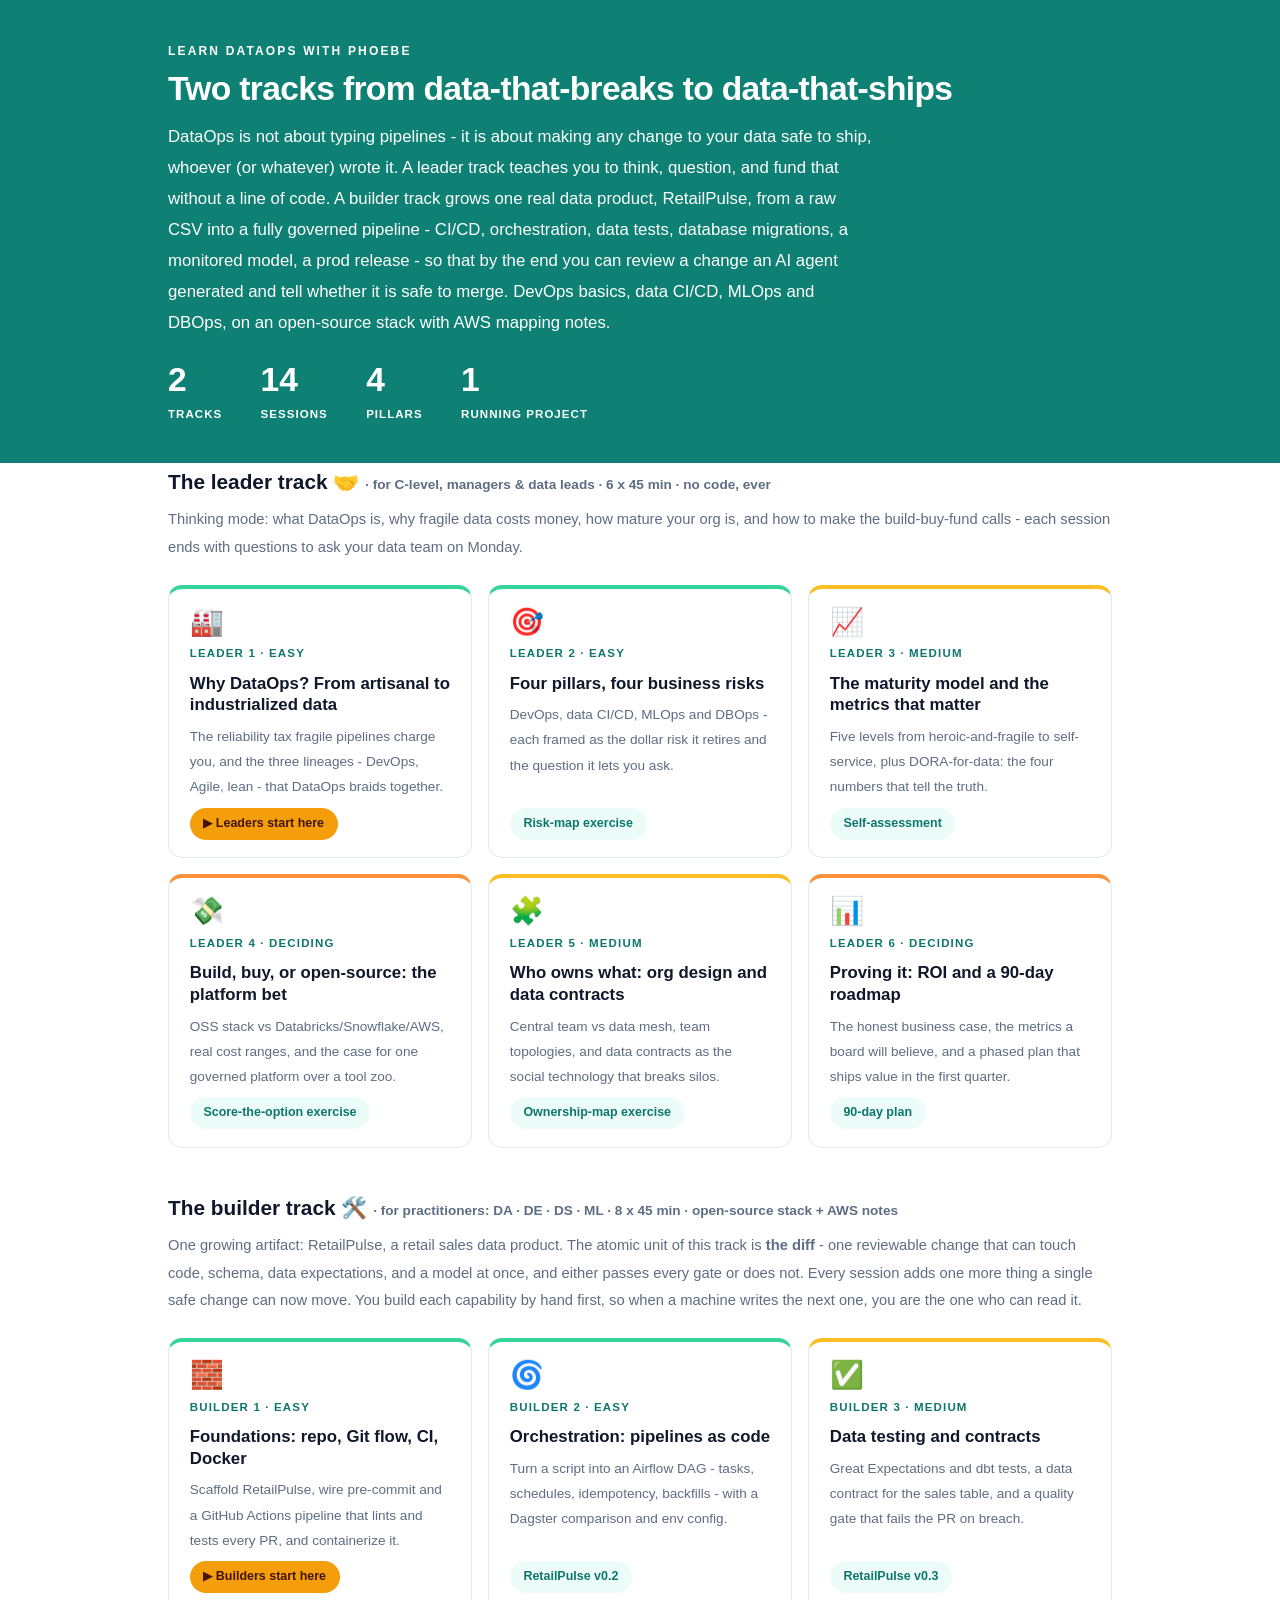
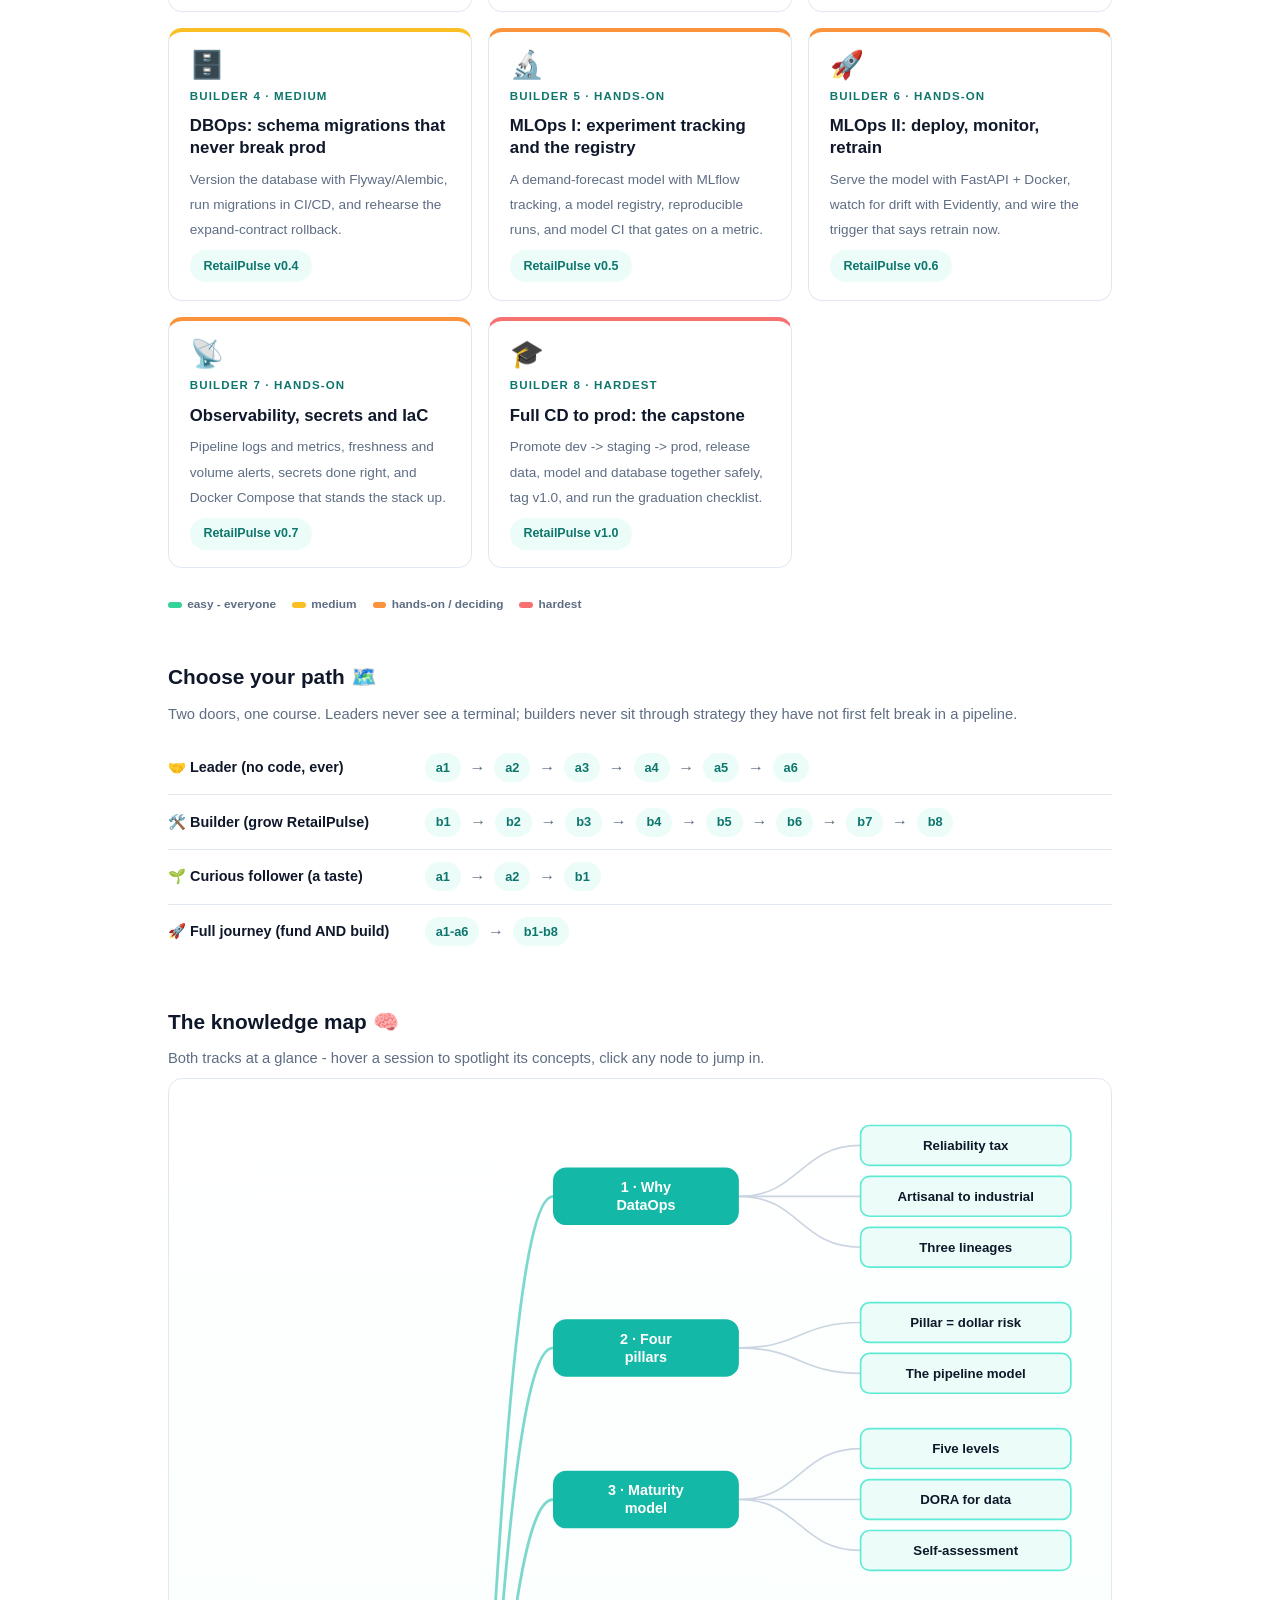
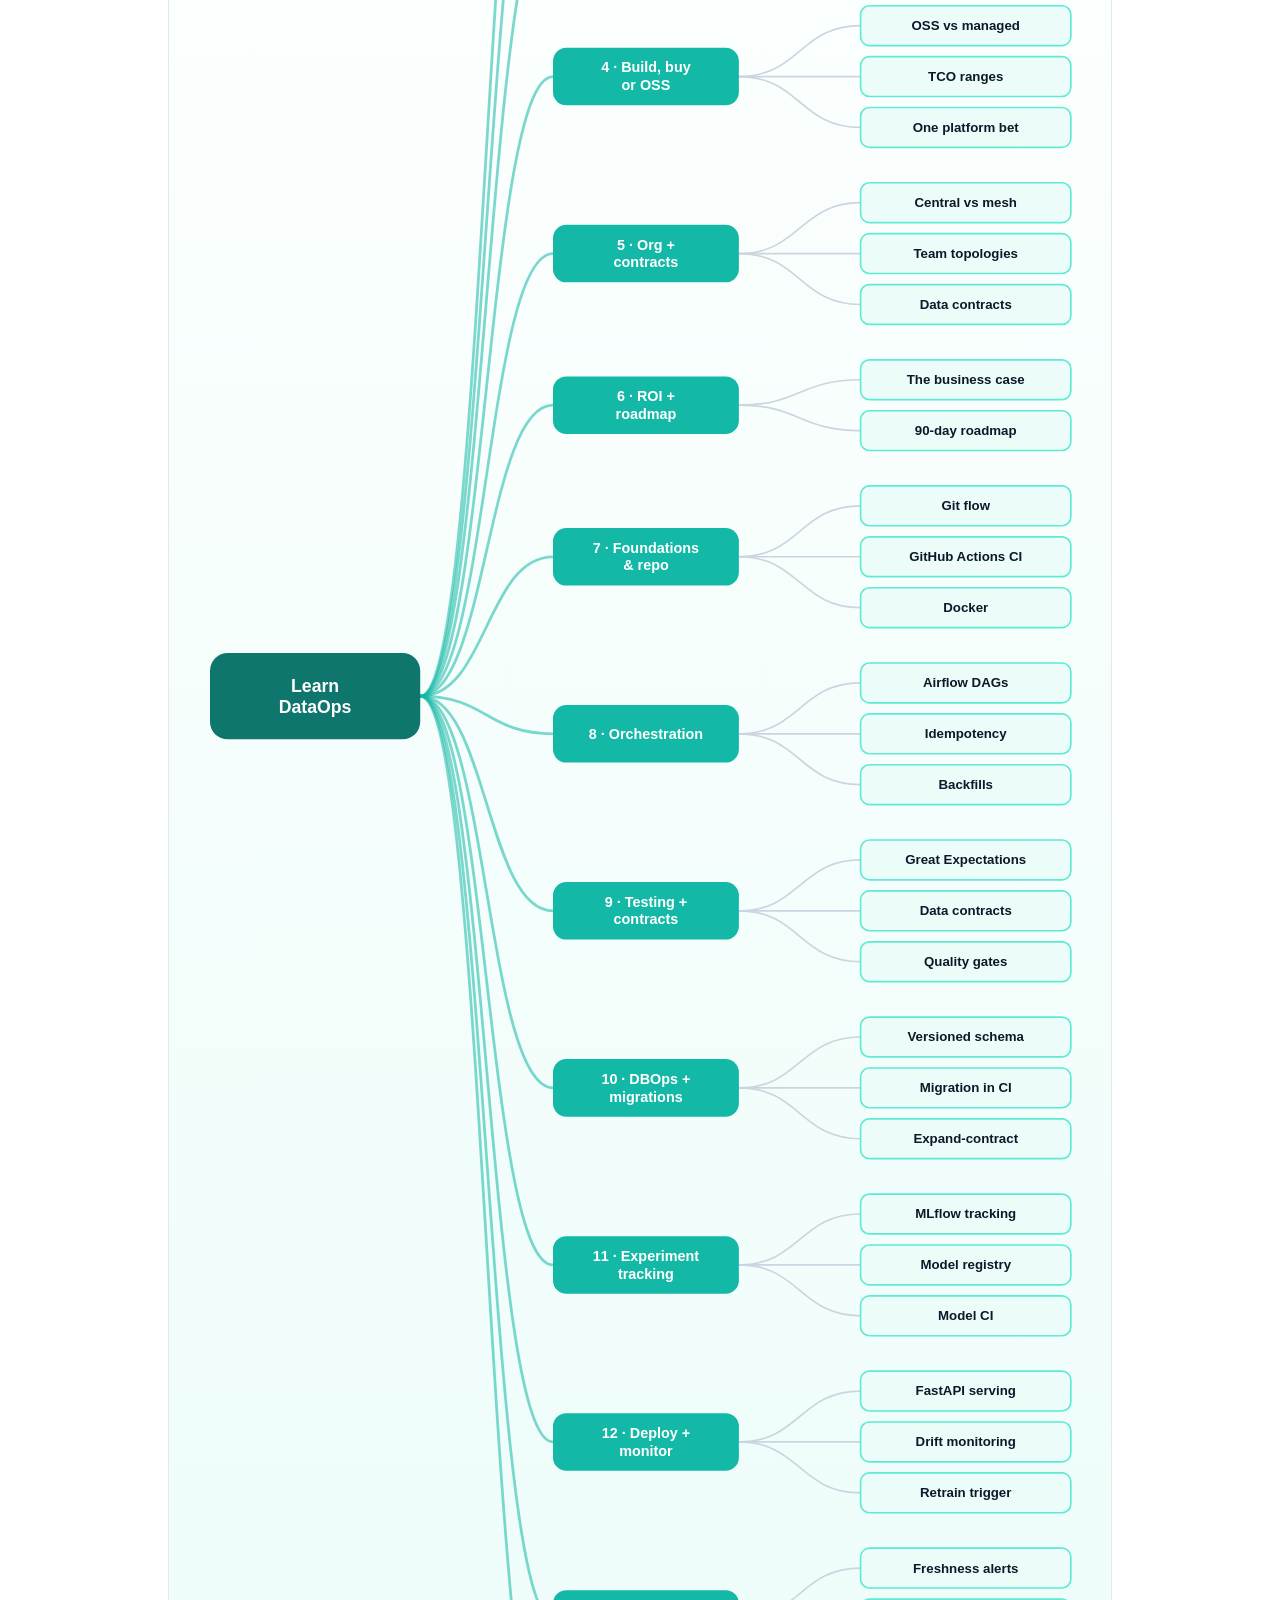
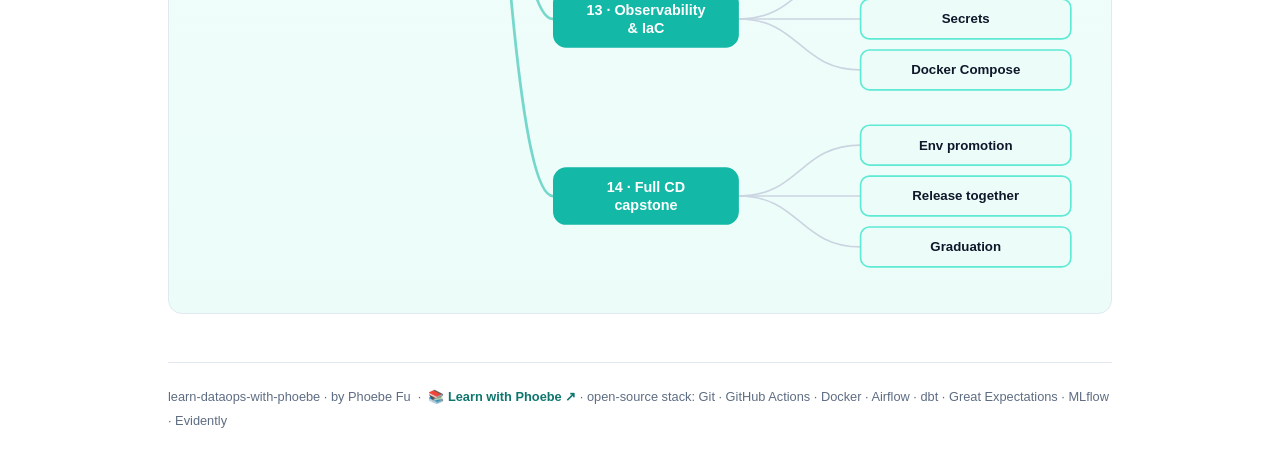
<file: index.html>
<!DOCTYPE html>
<html lang="en">
<head>
<meta charset="UTF-8">
<meta name="viewport" content="width=device-width, initial-scale=1.0">
<!-- social:start -->
<meta name="description" content="DataOps is not about typing pipelines - it is about making any change to your data safe to ship, whoever (or whatever) wrote it. A leader track teaches you to think, question, and fund that...">
<meta property="og:type" content="article">
<meta property="og:site_name" content="Learn with Phoebe">
<meta property="og:title" content="learn dataops with phoebe - a two-track course on shipping data, ML and DB changes safely">
<meta property="og:description" content="DataOps is not about typing pipelines - it is about making any change to your data safe to ship, whoever (or whatever) wrote it. A leader track teaches you to think, question, and fund that...">
<meta property="og:url" content="https://phoebefu6.github.io/learn-dataops-with-phoebe/">
<meta property="og:image" content="https://phoebefu6.github.io/learn-dataops-with-phoebe/assets/og-cover.png">
<meta property="og:image:width" content="1200">
<meta property="og:image:height" content="630">
<meta name="twitter:card" content="summary_large_image">
<meta name="twitter:title" content="learn dataops with phoebe - a two-track course on shipping data, ML and DB changes safely">
<meta name="twitter:description" content="DataOps is not about typing pipelines - it is about making any change to your data safe to ship, whoever (or whatever) wrote it. A leader track teaches you to think, question, and fund that...">
<meta name="twitter:image" content="https://phoebefu6.github.io/learn-dataops-with-phoebe/assets/og-cover.png">
<!-- social:end -->
<title>learn dataops with phoebe - a two-track course on shipping data, ML and DB changes safely</title>
<meta name="description" content="A two-track DataOps course: a leader track (no code) and a builder track that grows one real data product, RetailPulse, through DevOps, data CI/CD, MLOps and DBOps. By Phoebe Fu.">
<link rel="stylesheet" href="assets/style.css?v=34">
<style>
  .stats-row { display: flex; gap: 2.4rem; margin-top: 1.5rem; flex-wrap: wrap; }
  .stat b { display: block; font-size: 2.1rem; font-weight: 800; line-height: 1.05; font-variant-numeric: tabular-nums; }
  .stat span { font-size: .72rem; opacity: 1; text-transform: uppercase; letter-spacing: .09em; font-weight: 600; }

  .course-grid { display: grid; grid-template-columns: repeat(auto-fit, minmax(17rem, 1fr)); gap: 1rem; margin-top: 1.5rem; }
  .course-card {
    border: 1px solid var(--hairline);
    border-top: 4px solid var(--diff, var(--indigo));
    border-radius: var(--radius);
    padding: 1.2rem 1.3rem 1.1rem;
    display: flex;
    flex-direction: column;
    gap: .5rem;
    text-decoration: none;
    color: var(--ink);
    background: #fff;
    transition: box-shadow .15s ease, border-color .15s ease, transform .15s ease;
    position: relative;
  }
  .course-card:hover { border-color: var(--indigo-soft); border-top-color: var(--diff, var(--indigo)); box-shadow: 0 8px 28px rgba(15,23,42,.12); transform: translateY(-3px); }
  .course-card .cicon { font-size: 1.7rem; line-height: 1; }
  .course-card .cnum { font-size: .72rem; font-weight: 700; color: var(--indigo); text-transform: uppercase; letter-spacing: .1em; }
  .course-card h3 { font-size: 1.05rem; font-weight: 800; line-height: 1.3; }
  .course-card p { font-size: .85rem; color: var(--muted); flex: 1; }
  .course-card .meta { display: flex; gap: .4rem; flex-wrap: wrap; }

  .diff-legend { display: flex; gap: 1rem; margin-top: 1.6rem; font-size: .74rem; color: var(--muted); font-weight: 600; flex-wrap: wrap; }
  .diff-legend i { display: inline-block; width: .85rem; height: .35rem; border-radius: 999px; margin-right: .35rem; vertical-align: middle; }

  .paths { margin-top: 2.6rem; }
  .paths h2 { font-size: 1.3rem; font-weight: 800; margin-bottom: .3rem; }
  .paths .plede { color: var(--muted); font-size: .92rem; margin-bottom: .8rem; }
  .path { display: flex; gap: .55rem; align-items: center; padding: .75rem 0; border-bottom: .5px solid var(--hairline); flex-wrap: wrap; }
  .path:last-child { border-bottom: none; }
  .path b { min-width: 15.5rem; font-size: .9rem; }
  .path .pstep { background: var(--indigo-50); color: var(--indigo-deep); border-radius: 999px; padding: .16rem .68rem; font-weight: 700; font-size: .8rem; text-decoration: none; transition: all .12s ease; }
  .path .pstep:hover { background: var(--indigo); color: #fff; }
  .path .parr { color: var(--muted); font-weight: 700; }

  .mm-section { margin-top: 1.6rem; }
  .mm-section h2 { font-size: 1.3rem; font-weight: 800; margin-bottom: .2rem; }
  .mm-section .mm-lede { color: var(--muted); font-size: .92rem; margin-bottom: .4rem; }
  .mm-wrap { border: 1px solid var(--hairline); border-radius: var(--radius); background: linear-gradient(180deg,#fff,#ECFDF9); padding: .6rem; overflow-x: auto; }
  .mm-svg { width: 100%; height: auto; display: block; max-width: 60rem; margin: 0 auto; min-width: 34rem; }
  .mm-link { cursor: pointer; text-decoration: none; }
  .mm-node rect { transition: opacity .15s ease, filter .15s ease; }
  .mm-node text { pointer-events: none; }
  .mm-link:hover .mm-node rect { filter: brightness(1.06); }
  .mm-edge { transition: opacity .15s ease; }
</style>
<style>/* contrast-patch-2 */ .cnum, .course-card .cnum, .paths a, .pagefoot a, .pstep, .path .pstep { color: var(--indigo-deep); }</style>
</head>
<body>

<header class="masthead">
  <div class="wrap">
    <div class="eyebrow">Learn DataOps with Phoebe</div>
    <h1>Two tracks from data-that-breaks to data-that-ships</h1>
    <p class="sub">DataOps is not about typing pipelines - it is about making any change to your data safe to ship, whoever (or whatever) wrote it. A leader track teaches you to think, question, and fund that without a line of code. A builder track grows one real data product, RetailPulse, from a raw CSV into a fully governed pipeline - CI/CD, orchestration, data tests, database migrations, a monitored model, a prod release - so that by the end you can review a change an AI agent generated and tell whether it is safe to merge. DevOps basics, data CI/CD, MLOps and DBOps, on an open-source stack with AWS mapping notes.</p>
    <div class="stats-row">
      <div class="stat"><b data-count="2">2</b><span>tracks</span></div>
      <div class="stat"><b data-count="14">14</b><span>sessions</span></div>
      <div class="stat"><b data-count="4">4</b><span>pillars</span></div>
      <div class="stat"><b data-count="1">1</b><span>running project</span></div>
    </div>
  </div>
</header>

<main class="wrap">

  <section class="section">
    <div class="paths" style="margin-top:0">
      <h2>The leader track 🤝 <span style="font-size:.85rem;font-weight:600;color:var(--muted)">· for C-level, managers &amp; data leads · 6 x 45 min · no code, ever</span></h2>
      <p class="plede">Thinking mode: what DataOps is, why fragile data costs money, how mature your org is, and how to make the build-buy-fund calls - each session ends with questions to ask your data team on Monday.</p>
    </div>
    <div class="course-grid">
      <a class="course-card" href="courses/a1-why-dataops.html" style="--diff:#34D399">
        <span class="cicon">🏭</span>
        <span class="cnum">Leader 1 · easy</span>
        <h3>Why DataOps? From artisanal to industrialized data</h3>
        <p>The reliability tax fragile pipelines charge you, and the three lineages - DevOps, Agile, lean - that DataOps braids together.</p>
        <span class="meta"><span class="pill amber">▶ Leaders start here</span></span>
      </a>
      <a class="course-card" href="courses/a2-four-pillars.html" style="--diff:#34D399">
        <span class="cicon">🎯</span>
        <span class="cnum">Leader 2 · easy</span>
        <h3>Four pillars, four business risks</h3>
        <p>DevOps, data CI/CD, MLOps and DBOps - each framed as the dollar risk it retires and the question it lets you ask.</p>
        <span class="meta"><span class="pill light">Risk-map exercise</span></span>
      </a>
      <a class="course-card" href="courses/a3-maturity-model.html" style="--diff:#FBBF24">
        <span class="cicon">📈</span>
        <span class="cnum">Leader 3 · medium</span>
        <h3>The maturity model and the metrics that matter</h3>
        <p>Five levels from heroic-and-fragile to self-service, plus DORA-for-data: the four numbers that tell the truth.</p>
        <span class="meta"><span class="pill light">Self-assessment</span></span>
      </a>
      <a class="course-card" href="courses/a4-build-buy-oss.html" style="--diff:#FB923C">
        <span class="cicon">💸</span>
        <span class="cnum">Leader 4 · deciding</span>
        <h3>Build, buy, or open-source: the platform bet</h3>
        <p>OSS stack vs Databricks/Snowflake/AWS, real cost ranges, and the case for one governed platform over a tool zoo.</p>
        <span class="meta"><span class="pill light">Score-the-option exercise</span></span>
      </a>
      <a class="course-card" href="courses/a5-org-and-culture.html" style="--diff:#FBBF24">
        <span class="cicon">🧩</span>
        <span class="cnum">Leader 5 · medium</span>
        <h3>Who owns what: org design and data contracts</h3>
        <p>Central team vs data mesh, team topologies, and data contracts as the social technology that breaks silos.</p>
        <span class="meta"><span class="pill light">Ownership-map exercise</span></span>
      </a>
      <a class="course-card" href="courses/a6-roi-and-roadmap.html" style="--diff:#FB923C">
        <span class="cicon">📊</span>
        <span class="cnum">Leader 6 · deciding</span>
        <h3>Proving it: ROI and a 90-day roadmap</h3>
        <p>The honest business case, the metrics a board will believe, and a phased plan that ships value in the first quarter.</p>
        <span class="meta"><span class="pill light">90-day plan</span></span>
      </a>
    </div>

    <div class="paths">
      <h2>The builder track 🛠️ <span style="font-size:.85rem;font-weight:600;color:var(--muted)">· for practitioners: DA · DE · DS · ML · 8 x 45 min · open-source stack + AWS notes</span></h2>
      <p class="plede">One growing artifact: RetailPulse, a retail sales data product. The atomic unit of this track is <strong>the diff</strong> - one reviewable change that can touch code, schema, data expectations, and a model at once, and either passes every gate or does not. Every session adds one more thing a single safe change can now move. You build each capability by hand first, so when a machine writes the next one, you are the one who can read it.</p>
    </div>
    <div class="course-grid">
      <a class="course-card" href="courses/b1-foundations-repo.html" style="--diff:#34D399">
        <span class="cicon">🧱</span>
        <span class="cnum">Builder 1 · easy</span>
        <h3>Foundations: repo, Git flow, CI, Docker</h3>
        <p>Scaffold RetailPulse, wire pre-commit and a GitHub Actions pipeline that lints and tests every PR, and containerize it.</p>
        <span class="meta"><span class="pill amber">▶ Builders start here</span></span>
      </a>
      <a class="course-card" href="courses/b2-orchestration.html" style="--diff:#34D399">
        <span class="cicon">🌀</span>
        <span class="cnum">Builder 2 · easy</span>
        <h3>Orchestration: pipelines as code</h3>
        <p>Turn a script into an Airflow DAG - tasks, schedules, idempotency, backfills - with a Dagster comparison and env config.</p>
        <span class="meta"><span class="pill light">RetailPulse v0.2</span></span>
      </a>
      <a class="course-card" href="courses/b3-data-testing-contracts.html" style="--diff:#FBBF24">
        <span class="cicon">✅</span>
        <span class="cnum">Builder 3 · medium</span>
        <h3>Data testing and contracts</h3>
        <p>Great Expectations and dbt tests, a data contract for the sales table, and a quality gate that fails the PR on breach.</p>
        <span class="meta"><span class="pill light">RetailPulse v0.3</span></span>
      </a>
      <a class="course-card" href="courses/b4-dbops-migrations.html" style="--diff:#FBBF24">
        <span class="cicon">🗄️</span>
        <span class="cnum">Builder 4 · medium</span>
        <h3>DBOps: schema migrations that never break prod</h3>
        <p>Version the database with Flyway/Alembic, run migrations in CI/CD, and rehearse the expand-contract rollback.</p>
        <span class="meta"><span class="pill light">RetailPulse v0.4</span></span>
      </a>
      <a class="course-card" href="courses/b5-experiment-tracking.html" style="--diff:#FB923C">
        <span class="cicon">🔬</span>
        <span class="cnum">Builder 5 · hands-on</span>
        <h3>MLOps I: experiment tracking and the registry</h3>
        <p>A demand-forecast model with MLflow tracking, a model registry, reproducible runs, and model CI that gates on a metric.</p>
        <span class="meta"><span class="pill light">RetailPulse v0.5</span></span>
      </a>
      <a class="course-card" href="courses/b6-model-deploy-monitor.html" style="--diff:#FB923C">
        <span class="cicon">🚀</span>
        <span class="cnum">Builder 6 · hands-on</span>
        <h3>MLOps II: deploy, monitor, retrain</h3>
        <p>Serve the model with FastAPI + Docker, watch for drift with Evidently, and wire the trigger that says retrain now.</p>
        <span class="meta"><span class="pill light">RetailPulse v0.6</span></span>
      </a>
      <a class="course-card" href="courses/b7-observability-iac.html" style="--diff:#FB923C">
        <span class="cicon">📡</span>
        <span class="cnum">Builder 7 · hands-on</span>
        <h3>Observability, secrets and IaC</h3>
        <p>Pipeline logs and metrics, freshness and volume alerts, secrets done right, and Docker Compose that stands the stack up.</p>
        <span class="meta"><span class="pill light">RetailPulse v0.7</span></span>
      </a>
      <a class="course-card" href="courses/b8-full-cd-capstone.html" style="--diff:#F87171">
        <span class="cicon">🎓</span>
        <span class="cnum">Builder 8 · hardest</span>
        <h3>Full CD to prod: the capstone</h3>
        <p>Promote dev -> staging -> prod, release data, model and database together safely, tag v1.0, and run the graduation checklist.</p>
        <span class="meta"><span class="pill light">RetailPulse v1.0</span></span>
      </a>
    </div>
    <div class="diff-legend">
      <span><i style="background:#34D399"></i>easy - everyone</span>
      <span><i style="background:#FBBF24"></i>medium</span>
      <span><i style="background:#FB923C"></i>hands-on / deciding</span>
      <span><i style="background:#F87171"></i>hardest</span>
    </div>

    <div class="paths">
      <h2>Choose your path 🗺️</h2>
      <p class="plede">Two doors, one course. Leaders never see a terminal; builders never sit through strategy they have not first felt break in a pipeline.</p>
      <div class="path"><b>🤝 Leader (no code, ever)</b>
        <a class="pstep" href="courses/a1-why-dataops.html">a1</a><span class="parr">→</span>
        <a class="pstep" href="courses/a2-four-pillars.html">a2</a><span class="parr">→</span>
        <a class="pstep" href="courses/a3-maturity-model.html">a3</a><span class="parr">→</span>
        <a class="pstep" href="courses/a4-build-buy-oss.html">a4</a><span class="parr">→</span>
        <a class="pstep" href="courses/a5-org-and-culture.html">a5</a><span class="parr">→</span>
        <a class="pstep" href="courses/a6-roi-and-roadmap.html">a6</a>
      </div>
      <div class="path"><b>🛠️ Builder (grow RetailPulse)</b>
        <a class="pstep" href="courses/b1-foundations-repo.html">b1</a><span class="parr">→</span>
        <a class="pstep" href="courses/b2-orchestration.html">b2</a><span class="parr">→</span>
        <a class="pstep" href="courses/b3-data-testing-contracts.html">b3</a><span class="parr">→</span>
        <a class="pstep" href="courses/b4-dbops-migrations.html">b4</a><span class="parr">→</span>
        <a class="pstep" href="courses/b5-experiment-tracking.html">b5</a><span class="parr">→</span>
        <a class="pstep" href="courses/b6-model-deploy-monitor.html">b6</a><span class="parr">→</span>
        <a class="pstep" href="courses/b7-observability-iac.html">b7</a><span class="parr">→</span>
        <a class="pstep" href="courses/b8-full-cd-capstone.html">b8</a>
      </div>
      <div class="path"><b>🌱 Curious follower (a taste)</b>
        <a class="pstep" href="courses/a1-why-dataops.html">a1</a><span class="parr">→</span>
        <a class="pstep" href="courses/a2-four-pillars.html">a2</a><span class="parr">→</span>
        <a class="pstep" href="courses/b1-foundations-repo.html">b1</a>
      </div>
      <div class="path"><b>🚀 Full journey (fund AND build)</b>
        <a class="pstep" href="courses/a1-why-dataops.html">a1-a6</a><span class="parr">→</span>
        <a class="pstep" href="courses/b1-foundations-repo.html">b1-b8</a>
      </div>
    </div>
  </section>

  <section class="section mm-section">
    <h2>The knowledge map 🧠</h2>
    <p class="mm-lede">Both tracks at a glance - hover a session to spotlight its concepts, click any node to jump in.</p>
    <div class="mm-wrap"><div id="mindmap"></div></div>
  </section>

  <footer class="pagefoot">
    <span>learn-dataops-with-phoebe · by Phoebe Fu &nbsp;·&nbsp; 📚 <a href="https://phoebefu6.github.io/learn-with-phoebe/">Learn with Phoebe ↗</a> · open-source stack: Git · GitHub Actions · Docker · Airflow · dbt · Great Expectations · MLflow · Evidently</span>
  </footer>
</main>

<script>
window.MINDMAP_DATA = {
  title: "Learn\nDataOps",
  centerColor: "#0F766E",
  sessions: [
    { label: "Why\nDataOps", href: "courses/a1-why-dataops.html", color: "#34D399",
      concepts: [
        { label: "Reliability tax", href: "courses/a1-why-dataops.html" },
        { label: "Artisanal to industrial", href: "courses/a1-why-dataops.html" },
        { label: "Three lineages", href: "courses/a1-why-dataops.html" } ] },
    { label: "Four\npillars", href: "courses/a2-four-pillars.html", color: "#34D399",
      concepts: [
        { label: "Pillar = dollar risk", href: "courses/a2-four-pillars.html" },
        { label: "The pipeline model", href: "courses/a2-four-pillars.html" } ] },
    { label: "Maturity\nmodel", href: "courses/a3-maturity-model.html", color: "#FBBF24",
      concepts: [
        { label: "Five levels", href: "courses/a3-maturity-model.html" },
        { label: "DORA for data", href: "courses/a3-maturity-model.html" },
        { label: "Self-assessment", href: "courses/a3-maturity-model.html" } ] },
    { label: "Build, buy\nor OSS", href: "courses/a4-build-buy-oss.html", color: "#FB923C",
      concepts: [
        { label: "OSS vs managed", href: "courses/a4-build-buy-oss.html" },
        { label: "TCO ranges", href: "courses/a4-build-buy-oss.html" },
        { label: "One platform bet", href: "courses/a4-build-buy-oss.html" } ] },
    { label: "Org +\ncontracts", href: "courses/a5-org-and-culture.html", color: "#FBBF24",
      concepts: [
        { label: "Central vs mesh", href: "courses/a5-org-and-culture.html" },
        { label: "Team topologies", href: "courses/a5-org-and-culture.html" },
        { label: "Data contracts", href: "courses/a5-org-and-culture.html" } ] },
    { label: "ROI +\nroadmap", href: "courses/a6-roi-and-roadmap.html", color: "#FB923C",
      concepts: [
        { label: "The business case", href: "courses/a6-roi-and-roadmap.html" },
        { label: "90-day roadmap", href: "courses/a6-roi-and-roadmap.html" } ] },
    { label: "Foundations\n& repo", href: "courses/b1-foundations-repo.html", color: "#34D399",
      concepts: [
        { label: "Git flow", href: "courses/b1-foundations-repo.html" },
        { label: "GitHub Actions CI", href: "courses/b1-foundations-repo.html" },
        { label: "Docker", href: "courses/b1-foundations-repo.html" } ] },
    { label: "Orchestration", href: "courses/b2-orchestration.html", color: "#34D399",
      concepts: [
        { label: "Airflow DAGs", href: "courses/b2-orchestration.html" },
        { label: "Idempotency", href: "courses/b2-orchestration.html" },
        { label: "Backfills", href: "courses/b2-orchestration.html" } ] },
    { label: "Testing +\ncontracts", href: "courses/b3-data-testing-contracts.html", color: "#FBBF24",
      concepts: [
        { label: "Great Expectations", href: "courses/b3-data-testing-contracts.html" },
        { label: "Data contracts", href: "courses/b3-data-testing-contracts.html" },
        { label: "Quality gates", href: "courses/b3-data-testing-contracts.html" } ] },
    { label: "DBOps +\nmigrations", href: "courses/b4-dbops-migrations.html", color: "#FBBF24",
      concepts: [
        { label: "Versioned schema", href: "courses/b4-dbops-migrations.html" },
        { label: "Migration in CI", href: "courses/b4-dbops-migrations.html" },
        { label: "Expand-contract", href: "courses/b4-dbops-migrations.html" } ] },
    { label: "Experiment\ntracking", href: "courses/b5-experiment-tracking.html", color: "#FB923C",
      concepts: [
        { label: "MLflow tracking", href: "courses/b5-experiment-tracking.html" },
        { label: "Model registry", href: "courses/b5-experiment-tracking.html" },
        { label: "Model CI", href: "courses/b5-experiment-tracking.html" } ] },
    { label: "Deploy +\nmonitor", href: "courses/b6-model-deploy-monitor.html", color: "#FB923C",
      concepts: [
        { label: "FastAPI serving", href: "courses/b6-model-deploy-monitor.html" },
        { label: "Drift monitoring", href: "courses/b6-model-deploy-monitor.html" },
        { label: "Retrain trigger", href: "courses/b6-model-deploy-monitor.html" } ] },
    { label: "Observability\n& IaC", href: "courses/b7-observability-iac.html", color: "#FB923C",
      concepts: [
        { label: "Freshness alerts", href: "courses/b7-observability-iac.html" },
        { label: "Secrets", href: "courses/b7-observability-iac.html" },
        { label: "Docker Compose", href: "courses/b7-observability-iac.html" } ] },
    { label: "Full CD\ncapstone", href: "courses/b8-full-cd-capstone.html", color: "#F87171",
      concepts: [
        { label: "Env promotion", href: "courses/b8-full-cd-capstone.html" },
        { label: "Release together", href: "courses/b8-full-cd-capstone.html" },
        { label: "Graduation", href: "courses/b8-full-cd-capstone.html" } ] }
  ]
};
</script>
<script src="assets/mindmap.js?v=7"></script>
<script src="assets/app.js?v=31"></script>
</body>
</html>
</file>
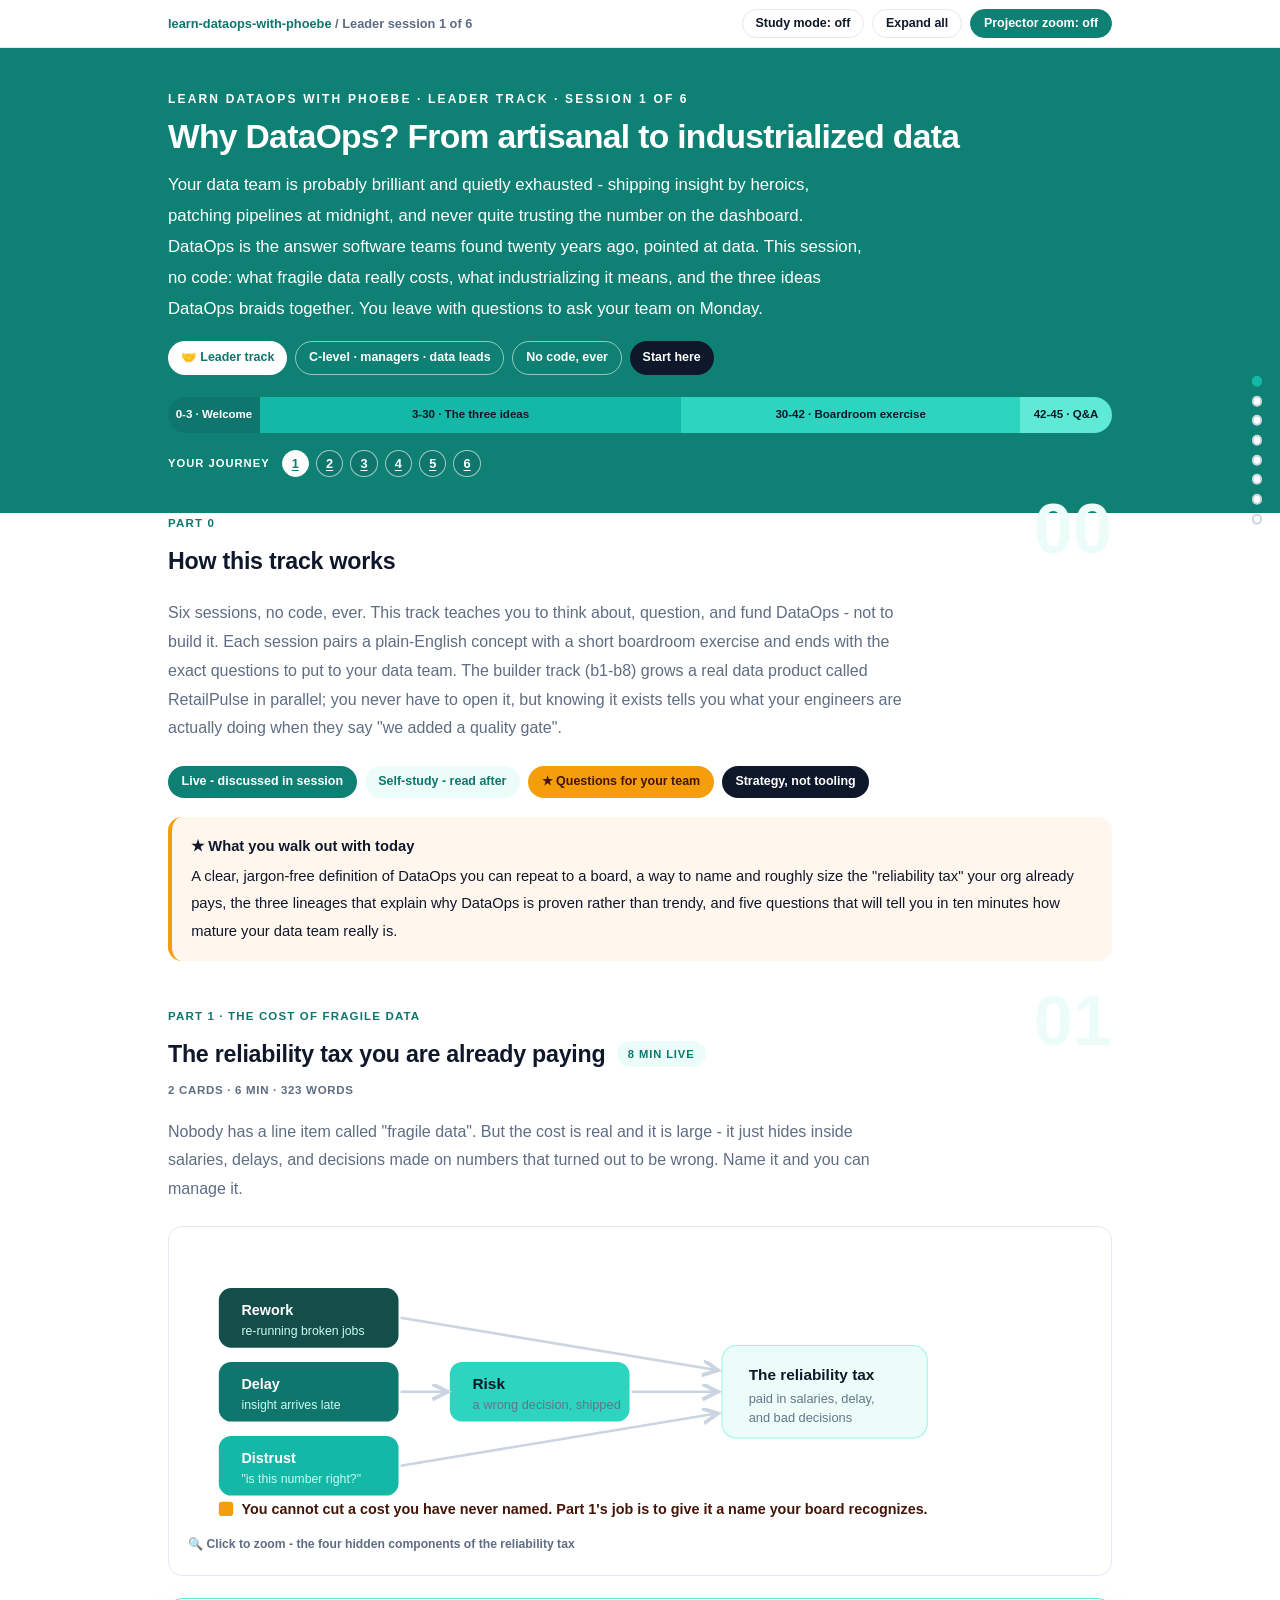
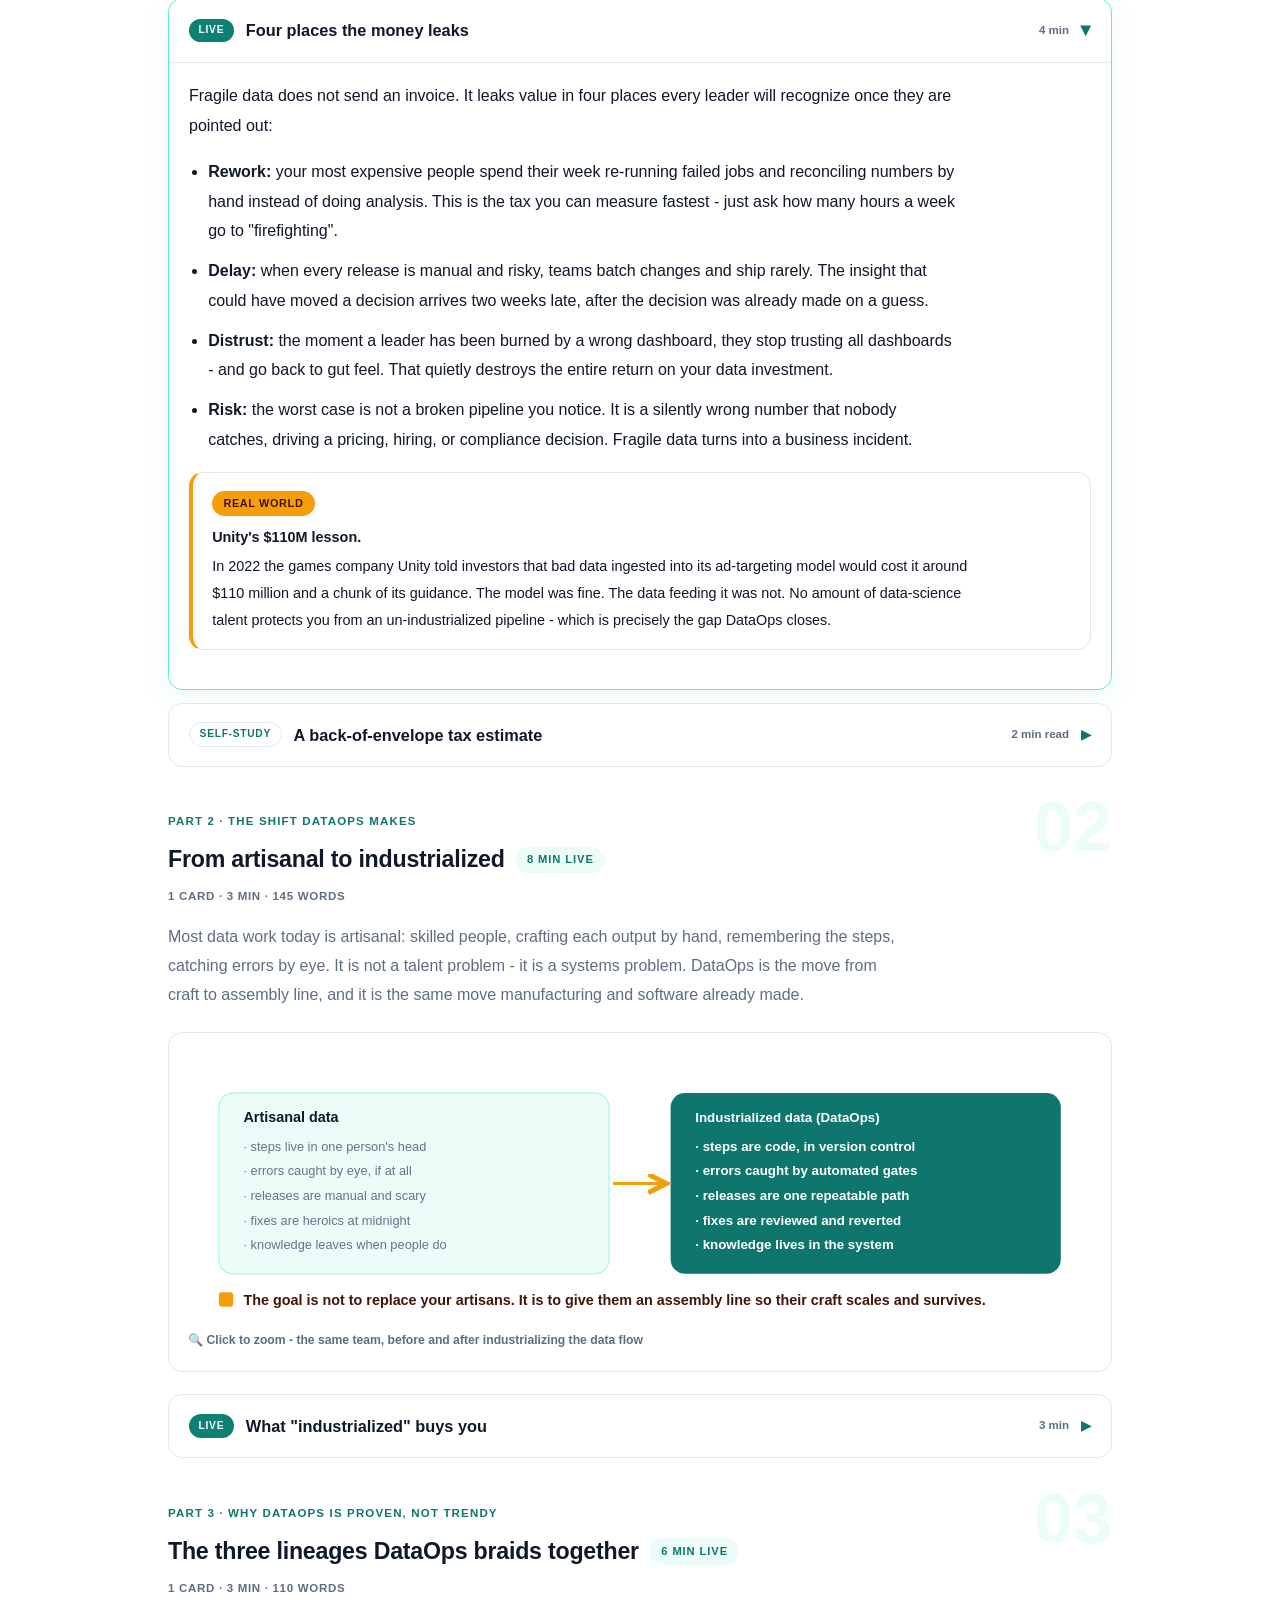
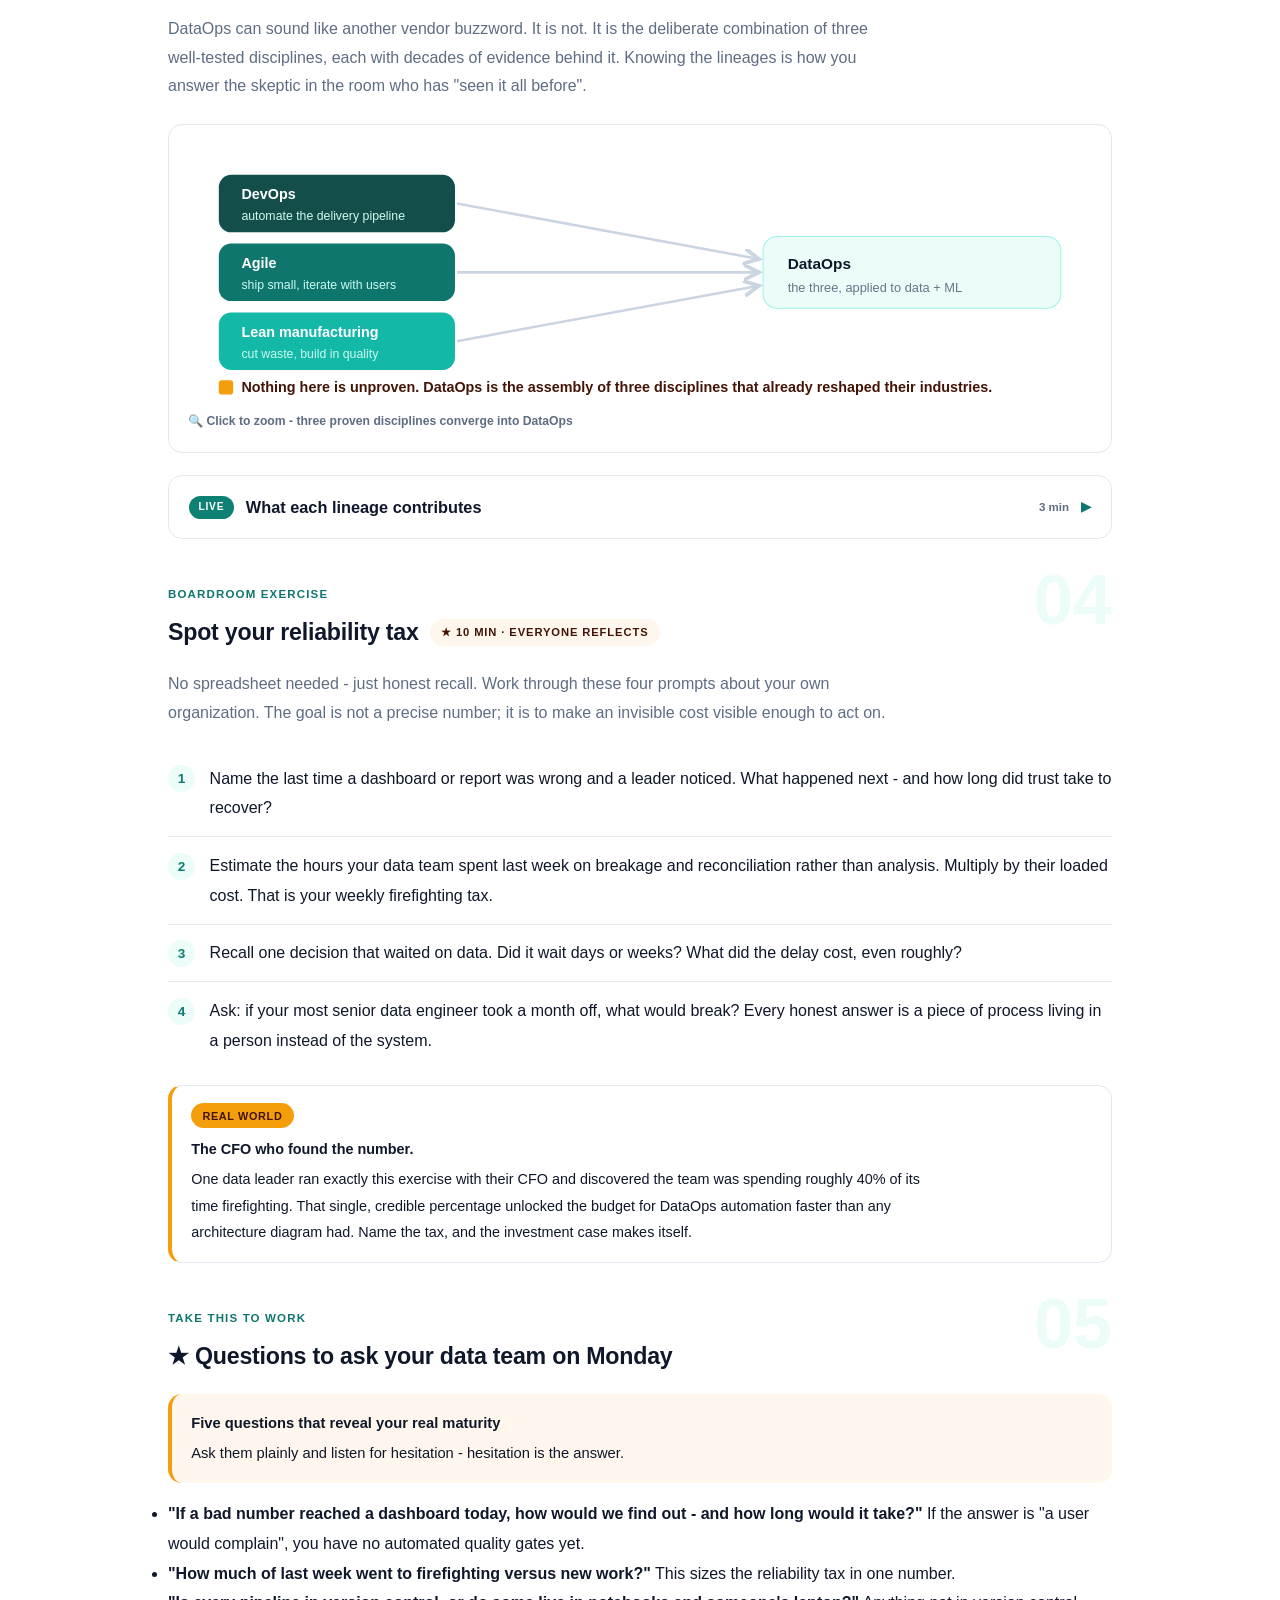
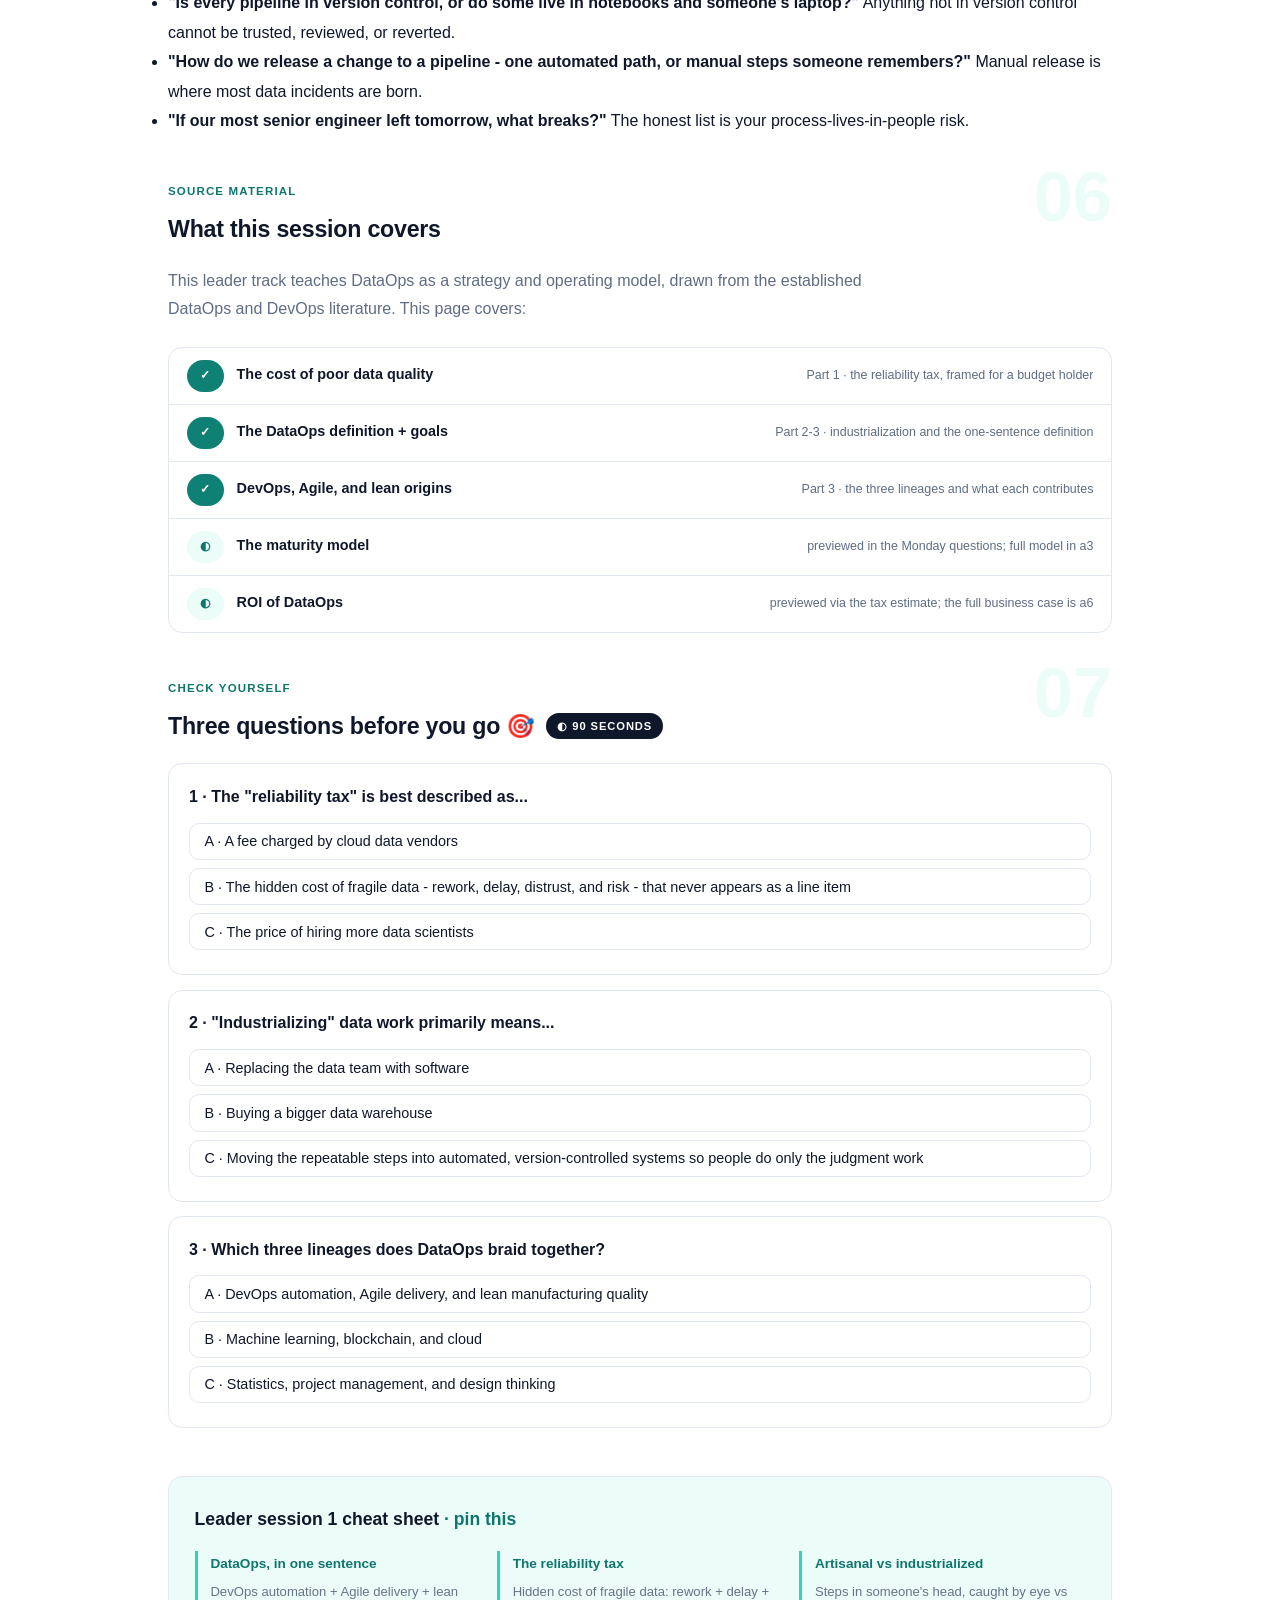
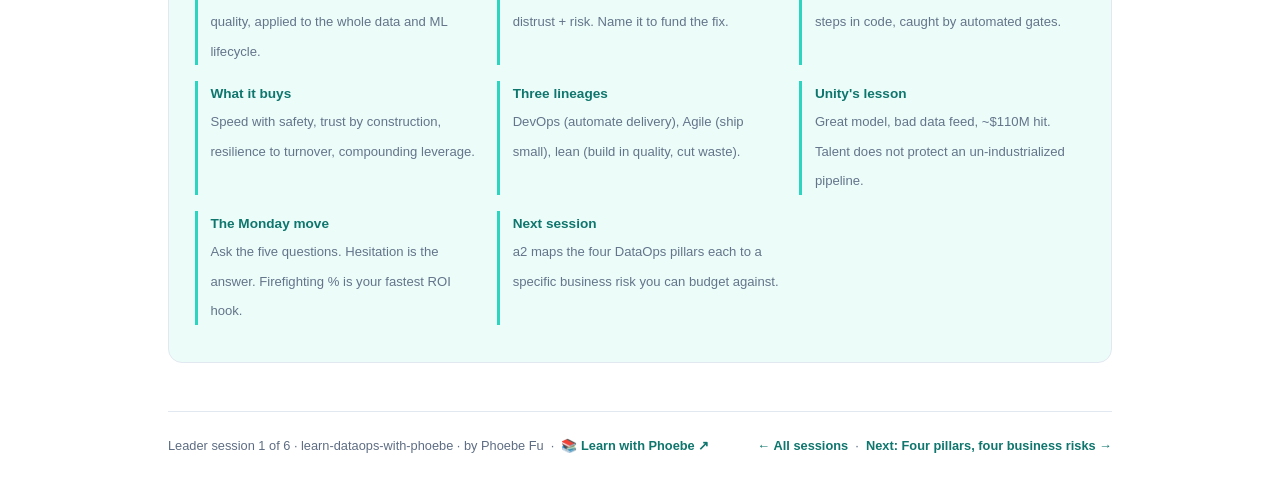
<file: courses/a1-why-dataops.html>
<!DOCTYPE html>
<html lang="en">
<head>
<meta charset="UTF-8">
<meta name="viewport" content="width=device-width, initial-scale=1.0">
<!-- social:start -->
<meta name="description" content="Leader session 1 of 6. Six sessions, no code, ever. This track teaches you to think about, question, and fund DataOps - not to build it. Each session pairs a plain-English concept with a short...">
<meta property="og:type" content="article">
<meta property="og:site_name" content="Learn with Phoebe">
<meta property="og:title" content="Why DataOps? From artisanal to industrialized data - learn dataops with phoebe">
<meta property="og:description" content="Leader session 1 of 6. Six sessions, no code, ever. This track teaches you to think about, question, and fund DataOps - not to build it. Each session pairs a plain-English concept with a short...">
<meta property="og:url" content="https://phoebefu6.github.io/learn-dataops-with-phoebe/courses/a1-why-dataops.html">
<meta property="og:image" content="https://phoebefu6.github.io/learn-dataops-with-phoebe/assets/og-cover.png">
<meta property="og:image:width" content="1200">
<meta property="og:image:height" content="630">
<meta name="twitter:card" content="summary_large_image">
<meta name="twitter:title" content="Why DataOps? From artisanal to industrialized data - learn dataops with phoebe">
<meta name="twitter:description" content="Leader session 1 of 6. Six sessions, no code, ever. This track teaches you to think about, question, and fund DataOps - not to build it. Each session pairs a plain-English concept with a short...">
<meta name="twitter:image" content="https://phoebefu6.github.io/learn-dataops-with-phoebe/assets/og-cover.png">
<!-- social:end -->
<title>Leader session 1 · Why DataOps? From artisanal to industrialized data - learn dataops with phoebe</title>
<link rel="stylesheet" href="../assets/style.css?v=33">
</head>
<body>

<div class="toolbar">
  <div class="wrap">
    <span class="crumb"><a href="../index.html">learn-dataops-with-phoebe</a> / Leader session 1 of 6</span>
    <button class="btn" id="toggle-all" type="button">Expand all</button>
    <button class="btn primary" id="zoom-toggle" type="button">Projector zoom: off</button>
  </div>
</div>

<header class="masthead">
  <div class="wrap">
    <div class="eyebrow">Learn DataOps with Phoebe · Leader track · Session 1 of 6</div>
    <h1>Why DataOps? <span class="accent">From artisanal to industrialized data</span></h1>
    <p class="sub">Your data team is probably brilliant and quietly exhausted - shipping insight by heroics, patching pipelines at midnight, and never quite trusting the number on the dashboard. DataOps is the answer software teams found twenty years ago, pointed at data. This session, no code: what fragile data really costs, what industrializing it means, and the three ideas DataOps braids together. You leave with questions to ask your team on Monday.</p>
    <div class="chip-row">
      <span class="chip level">🤝 Leader track</span>
      <span class="chip audience">C-level · managers · data leads</span>
      <span class="chip audience">No code, ever</span>
      <span class="chip time">Start here</span>
    </div>
    <div class="agenda">
      <span class="a1" style="flex:1">0-3 · Welcome</span>
      <span class="a2" style="flex:5">3-30 · The three ideas</span>
      <span class="a3" style="flex:4">30-42 · Boardroom exercise</span>
      <span class="a4" style="flex:1">42-45 · Q&amp;A</span>
    </div>
  </div>
</header>

<main class="wrap">

  <!-- ============ INTRO ============ -->
  <section class="section" id="intro">
    <div class="section-kicker">
      <span class="klabel">Part 0</span>
      <h2>How this track works</h2>
    </div>
    <p class="lede">Six sessions, no code, ever. This track teaches you to think about, question, and fund DataOps - not to build it. Each session pairs a plain-English concept with a short boardroom exercise and ends with the exact questions to put to your data team. The builder track (b1-b8) grows a real data product called RetailPulse in parallel; you never have to open it, but knowing it exists tells you what your engineers are actually doing when they say "we added a quality gate".</p>
    <div class="legend">
      <span class="pill solid">Live - discussed in session</span>
      <span class="pill light">Self-study - read after</span>
      <span class="pill peach">★ Questions for your team</span>
      <span class="pill inkpill">Strategy, not tooling</span>
    </div>
    <div class="callout win">
      <strong>★ What you walk out with today</strong>
      A clear, jargon-free definition of DataOps you can repeat to a board, a way to name and roughly size the "reliability tax" your org already pays, the three lineages that explain why DataOps is proven rather than trendy, and five questions that will tell you in ten minutes how mature your data team really is.
    </div>
  </section>

  <!-- ============ PART 1: THE RELIABILITY TAX ============ -->
  <section class="section" id="reliability-tax">
    <div class="section-kicker">
      <span class="klabel">Part 1 · the cost of fragile data</span>
      <h2>The reliability tax you are already paying <span class="tag concept">8 min live</span></h2>
    </div>
    <p class="lede">Nobody has a line item called "fragile data". But the cost is real and it is large - it just hides inside salaries, delays, and decisions made on numbers that turned out to be wrong. Name it and you can manage it.</p>

    <figure class="zoomable">
      <svg viewBox="0 0 880 270" xmlns="http://www.w3.org/2000/svg" role="img" aria-label="The reliability tax has four hidden components: rework, delay, distrust, and risk, all flowing into a single hidden cost">
        <style>
          .a1tT { font: 700 14px Inter, sans-serif; fill: #FFFFFF; }
          .a1tX { font: 400 12px Inter, sans-serif; fill: #CCFBF1; }
          .a1tI { font: 700 15px Inter, sans-serif; fill: #0F172A; }
          .a1tM { font: 400 12.5px Inter, sans-serif; fill: #64748B; }
          .a1tN { font: 600 14px Inter, sans-serif; fill: #431407; }
          .a1tArr { stroke: #CBD5E1; stroke-width: 2.5; fill: none; marker-end: url(#a1tAh); }
        </style>
        <defs>
          <marker id="a1tAh" markerWidth="8" markerHeight="8" refX="6" refY="3" orient="auto">
            <path d="M0,0 L6,3 L0,6" fill="none" stroke="#CBD5E1" stroke-width="1.5"/>
          </marker>
        </defs>
        <rect x="30" y="40" width="175" height="58" rx="12" fill="#134E4A"/>
        <text class="a1tT" x="52" y="66">Rework</text>
        <text class="a1tX" x="52" y="86">re-running broken jobs</text>
        <rect x="30" y="112" width="175" height="58" rx="12" fill="#0F766E"/>
        <text class="a1tT" x="52" y="138">Delay</text>
        <text class="a1tX" x="52" y="158">insight arrives late</text>
        <rect x="30" y="184" width="175" height="58" rx="12" fill="#14B8A6"/>
        <text class="a1tT" x="52" y="210">Distrust</text>
        <text class="a1tX" x="52" y="230">"is this number right?"</text>
        <rect x="255" y="112" width="175" height="58" rx="12" fill="#2DD4BF"/>
        <text class="a1tI" x="277" y="138">Risk</text>
        <text class="a1tM" x="277" y="158" fill="#134E4A">a wrong decision, shipped</text>
        <rect x="520" y="96" width="200" height="90" rx="14" fill="#ECFDF9" stroke="#99F6E4"/>
        <text class="a1tI" x="546" y="130">The reliability tax</text>
        <text class="a1tM" x="546" y="152">paid in salaries, delay,</text>
        <text class="a1tM" x="546" y="170">and bad decisions</text>
        <line class="a1tArr" x1="207" y1="69" x2="516" y2="120"/>
        <line class="a1tArr" x1="432" y1="141" x2="516" y2="141"/>
        <line class="a1tArr" x1="207" y1="141" x2="253" y2="141"/>
        <line class="a1tArr" x1="207" y1="213" x2="516" y2="162"/>
        <rect x="30" y="248" width="14" height="14" rx="3" fill="#F59E0B"/>
        <text class="a1tN" x="52" y="260">You cannot cut a cost you have never named. Part 1's job is to give it a name your board recognizes.</text>
      </svg>
      <figcaption>🔍 Click to zoom - the four hidden components of the reliability tax</figcaption>
    </figure>

    <details class="card" open>
      <summary><span class="mode live">Live</span>Four places the money leaks<span class="mini">4 min</span><span class="caret">▶</span></summary>
      <div class="body">
        <p>Fragile data does not send an invoice. It leaks value in four places every leader will recognize once they are pointed out:</p>
        <ul>
          <li><strong>Rework:</strong> your most expensive people spend their week re-running failed jobs and reconciling numbers by hand instead of doing analysis. This is the tax you can measure fastest - just ask how many hours a week go to "firefighting".</li>
          <li><strong>Delay:</strong> when every release is manual and risky, teams batch changes and ship rarely. The insight that could have moved a decision arrives two weeks late, after the decision was already made on a guess.</li>
          <li><strong>Distrust:</strong> the moment a leader has been burned by a wrong dashboard, they stop trusting all dashboards - and go back to gut feel. That quietly destroys the entire return on your data investment.</li>
          <li><strong>Risk:</strong> the worst case is not a broken pipeline you notice. It is a silently wrong number that nobody catches, driving a pricing, hiring, or compliance decision. Fragile data turns into a business incident.</li>
        </ul>
        <div class="callout example">
          <span class="ex-pill">Real world</span>
          <p><strong>Unity's $110M lesson.</strong> In 2022 the games company Unity told investors that bad data ingested into its ad-targeting model would cost it around $110 million and a chunk of its guidance. The model was fine. The data feeding it was not. No amount of data-science talent protects you from an un-industrialized pipeline - which is precisely the gap DataOps closes.</p>
        </div>
      </div>
    </details>

    <details class="card">
      <summary><span class="mode self">Self-study</span>A back-of-envelope tax estimate<span class="mini">2 min read</span><span class="caret">▶</span></summary>
      <div class="body">
        <p>You do not need a consulting study. A rough number you can defend:</p>
        <table class="clean">
          <thead><tr><th>Input</th><th>Ask</th></tr></thead>
          <tbody>
            <tr><td>Firefighting hours</td><td>Hours/week your data team spends on breakage x loaded hourly cost x 52</td></tr>
            <tr><td>Decision delay</td><td>How often does a decision wait on data? What did the wait cost, once?</td></tr>
            <tr><td>One bad number</td><td>Recall the last wrong figure that reached a leader. What did acting on it cost?</td></tr>
          </tbody>
        </table>
        <p>Add them up. The total is almost always larger than the cost of the automation that would have prevented it - which is the entire ROI argument of the leader track, previewed here and proven in a6.</p>
      </div>
    </details>
  </section>

  <!-- ============ PART 2: ARTISANAL TO INDUSTRIALIZED ============ -->
  <section class="section" id="industrialize">
    <div class="section-kicker">
      <span class="klabel">Part 2 · the shift DataOps makes</span>
      <h2>From artisanal to industrialized <span class="tag concept">8 min live</span></h2>
    </div>
    <p class="lede">Most data work today is artisanal: skilled people, crafting each output by hand, remembering the steps, catching errors by eye. It is not a talent problem - it is a systems problem. DataOps is the move from craft to assembly line, and it is the same move manufacturing and software already made.</p>

    <figure class="zoomable">
      <svg viewBox="0 0 880 260" xmlns="http://www.w3.org/2000/svg" role="img" aria-label="Artisanal data on the left relies on humans to remember and check steps; industrialized data on the right has automated gates and repeatable runs">
        <style>
          .a1iT { font: 700 14px Inter, sans-serif; fill: #0F172A; }
          .a1iH { font: 700 13px Inter, sans-serif; fill: #FFFFFF; }
          .a1iX { font: 400 12.5px Inter, sans-serif; fill: #64748B; }
          .a1iN { font: 600 14px Inter, sans-serif; fill: #431407; }
        </style>
        <rect x="30" y="40" width="380" height="176" rx="14" fill="#ECFDF9" stroke="#99F6E4"/>
        <text class="a1iT" x="54" y="68">Artisanal data</text>
        <text class="a1iX" x="54" y="96">· steps live in one person's head</text>
        <text class="a1iX" x="54" y="120">· errors caught by eye, if at all</text>
        <text class="a1iX" x="54" y="144">· releases are manual and scary</text>
        <text class="a1iX" x="54" y="168">· fixes are heroics at midnight</text>
        <text class="a1iX" x="54" y="192">· knowledge leaves when people do</text>
        <rect x="470" y="40" width="380" height="176" rx="14" fill="#0F766E"/>
        <text class="a1iH" x="494" y="68" font-size="14">Industrialized data (DataOps)</text>
        <text class="a1iH" x="494" y="96" font-weight="400" fill="#CCFBF1">· steps are code, in version control</text>
        <text class="a1iH" x="494" y="120" font-weight="400" fill="#CCFBF1">· errors caught by automated gates</text>
        <text class="a1iH" x="494" y="144" font-weight="400" fill="#CCFBF1">· releases are one repeatable path</text>
        <text class="a1iH" x="494" y="168" font-weight="400" fill="#CCFBF1">· fixes are reviewed and reverted</text>
        <text class="a1iH" x="494" y="192" font-weight="400" fill="#CCFBF1">· knowledge lives in the system</text>
        <path d="M414 128 L466 128" stroke="#F59E0B" stroke-width="3" fill="none" marker-end="url(#a1iAh)"/>
        <defs>
          <marker id="a1iAh" markerWidth="9" markerHeight="9" refX="6" refY="3" orient="auto">
            <path d="M0,0 L6,3 L0,6" fill="none" stroke="#F59E0B" stroke-width="1.6"/>
          </marker>
        </defs>
        <rect x="30" y="234" width="14" height="14" rx="3" fill="#F59E0B"/>
        <text class="a1iN" x="54" y="246">The goal is not to replace your artisans. It is to give them an assembly line so their craft scales and survives.</text>
      </svg>
      <figcaption>🔍 Click to zoom - the same team, before and after industrializing the data flow</figcaption>
    </figure>

    <details class="card">
      <summary><span class="mode live">Live</span>What "industrialized" buys you<span class="mini">3 min</span><span class="caret">▶</span></summary>
      <div class="body">
        <p>Industrializing is not about working faster by hand. It is about removing the hands from the repeatable parts so people do only the parts that need judgment. Concretely, DataOps buys four things:</p>
        <ul>
          <li><strong>Speed with safety:</strong> changes ship in hours, not weeks, because automated checks make each change low-risk. You stop trading speed against safety - you get both.</li>
          <li><strong>Trust by construction:</strong> data is tested the way code is tested. When the dashboard says a number, a machine already checked that the number is plausible. Trust stops being a matter of faith.</li>
          <li><strong>Resilience to turnover:</strong> the process lives in the repository, not in the senior engineer's memory. When they take a holiday - or a new job - the pipeline still runs.</li>
          <li><strong>Compounding leverage:</strong> every automated gate keeps paying off on every future change. It is infrastructure, and like all infrastructure the return grows over time.</li>
        </ul>
      </div>
    </details>
  </section>

  <!-- ============ PART 3: THE THREE LINEAGES ============ -->
  <section class="section" id="lineages">
    <div class="section-kicker">
      <span class="klabel">Part 3 · why DataOps is proven, not trendy</span>
      <h2>The three lineages DataOps braids together <span class="tag concept">6 min live</span></h2>
    </div>
    <p class="lede">DataOps can sound like another vendor buzzword. It is not. It is the deliberate combination of three well-tested disciplines, each with decades of evidence behind it. Knowing the lineages is how you answer the skeptic in the room who has "seen it all before".</p>

    <figure class="zoomable">
      <svg viewBox="0 0 880 250" xmlns="http://www.w3.org/2000/svg" role="img" aria-label="Three streams - DevOps, Agile, and lean manufacturing - merge into DataOps">
        <style>
          .a1lT { font: 700 14px Inter, sans-serif; fill: #FFFFFF; }
          .a1lX { font: 400 12px Inter, sans-serif; fill: #CCFBF1; }
          .a1lI { font: 700 15px Inter, sans-serif; fill: #0F172A; }
          .a1lM { font: 400 12.5px Inter, sans-serif; fill: #64748B; }
          .a1lN { font: 600 14px Inter, sans-serif; fill: #431407; }
          .a1lArr { stroke: #CBD5E1; stroke-width: 2.5; fill: none; marker-end: url(#a1lAh); }
        </style>
        <defs>
          <marker id="a1lAh" markerWidth="8" markerHeight="8" refX="6" refY="3" orient="auto">
            <path d="M0,0 L6,3 L0,6" fill="none" stroke="#CBD5E1" stroke-width="1.5"/>
          </marker>
        </defs>
        <rect x="30" y="30" width="230" height="56" rx="12" fill="#134E4A"/>
        <text class="a1lT" x="52" y="54">DevOps</text>
        <text class="a1lX" x="52" y="74">automate the delivery pipeline</text>
        <rect x="30" y="97" width="230" height="56" rx="12" fill="#0F766E"/>
        <text class="a1lT" x="52" y="121">Agile</text>
        <text class="a1lX" x="52" y="141">ship small, iterate with users</text>
        <rect x="30" y="164" width="230" height="56" rx="12" fill="#14B8A6"/>
        <text class="a1lT" x="52" y="188">Lean manufacturing</text>
        <text class="a1lX" x="52" y="208">cut waste, build in quality</text>
        <rect x="560" y="90" width="290" height="70" rx="14" fill="#ECFDF9" stroke="#99F6E4"/>
        <text class="a1lI" x="584" y="122">DataOps</text>
        <text class="a1lM" x="584" y="144">the three, applied to data + ML</text>
        <line class="a1lArr" x1="262" y1="58" x2="556" y2="112"/>
        <line class="a1lArr" x1="262" y1="125" x2="556" y2="125"/>
        <line class="a1lArr" x1="262" y1="192" x2="556" y2="138"/>
        <rect x="30" y="230" width="14" height="14" rx="3" fill="#F59E0B"/>
        <text class="a1lN" x="52" y="242">Nothing here is unproven. DataOps is the assembly of three disciplines that already reshaped their industries.</text>
      </svg>
      <figcaption>🔍 Click to zoom - three proven disciplines converge into DataOps</figcaption>
    </figure>

    <details class="card">
      <summary><span class="mode live">Live</span>What each lineage contributes<span class="mini">3 min</span><span class="caret">▶</span></summary>
      <div class="body">
        <table class="clean">
          <thead><tr><th>Lineage</th><th>The idea</th><th>What DataOps takes from it</th></tr></thead>
          <tbody>
            <tr><td>DevOps</td><td>Automate build, test, and release so software ships continuously and safely</td><td>Version control, CI/CD, and automated gates - now for data and models</td></tr>
            <tr><td>Agile</td><td>Deliver small increments, get feedback, adjust</td><td>Short cycles and close work with the people who use the data</td></tr>
            <tr><td>Lean manufacturing</td><td>Remove waste, and build quality into the line instead of inspecting it in at the end</td><td>Quality checks embedded in the pipeline; a relentless focus on cutting rework</td></tr>
          </tbody>
        </table>
        <div class="callout tip">
          <strong>The one-sentence definition to memorize</strong>
          DataOps is the practice of applying DevOps automation, Agile delivery, and lean quality to the whole data and machine-learning lifecycle - so data changes ship fast, safely, and with trust built in.
        </div>
      </div>
    </details>
  </section>

  <!-- ============ EXERCISE ============ -->
  <section class="section" id="exercise-live">
    <div class="section-kicker">
      <span class="klabel">Boardroom exercise</span>
      <h2>Spot your reliability tax <span class="tag demo">★ 10 min · everyone reflects</span></h2>
    </div>
    <p class="lede">No spreadsheet needed - just honest recall. Work through these four prompts about your own organization. The goal is not a precise number; it is to make an invisible cost visible enough to act on.</p>

    <div class="steps">
      <div class="step"><p>Name the last time a dashboard or report was wrong and a leader noticed. What happened next - and how long did trust take to recover?</p></div>
      <div class="step"><p>Estimate the hours your data team spent last week on breakage and reconciliation rather than analysis. Multiply by their loaded cost. That is your weekly firefighting tax.</p></div>
      <div class="step"><p>Recall one decision that waited on data. Did it wait days or weeks? What did the delay cost, even roughly?</p></div>
      <div class="step"><p>Ask: if your most senior data engineer took a month off, what would break? Every honest answer is a piece of process living in a person instead of the system.</p></div>
    </div>

    <div class="callout example">
      <span class="ex-pill">Real world</span>
      <p><strong>The CFO who found the number.</strong> One data leader ran exactly this exercise with their CFO and discovered the team was spending roughly 40% of its time firefighting. That single, credible percentage unlocked the budget for DataOps automation faster than any architecture diagram had. Name the tax, and the investment case makes itself.</p>
    </div>
  </section>

  <!-- ============ QUESTIONS ============ -->
  <section class="section" id="questions">
    <div class="section-kicker">
      <span class="klabel">Take this to work</span>
      <h2>★ Questions to ask your data team on Monday</h2>
    </div>
    <div class="callout win">
      <strong>Five questions that reveal your real maturity</strong>
      Ask them plainly and listen for hesitation - hesitation is the answer.
    </div>
    <ul>
      <li><strong>"If a bad number reached a dashboard today, how would we find out - and how long would it take?"</strong> If the answer is "a user would complain", you have no automated quality gates yet.</li>
      <li><strong>"How much of last week went to firefighting versus new work?"</strong> This sizes the reliability tax in one number.</li>
      <li><strong>"Is every pipeline in version control, or do some live in notebooks and someone's laptop?"</strong> Anything not in version control cannot be trusted, reviewed, or reverted.</li>
      <li><strong>"How do we release a change to a pipeline - one automated path, or manual steps someone remembers?"</strong> Manual release is where most data incidents are born.</li>
      <li><strong>"If our most senior engineer left tomorrow, what breaks?"</strong> The honest list is your process-lives-in-people risk.</li>
    </ul>
  </section>

  <!-- ============ SOURCES ============ -->
  <section class="section" id="official">
    <div class="section-kicker">
      <span class="klabel">Source material</span>
      <h2>What this session covers</h2>
    </div>
    <p class="lede">This leader track teaches DataOps as a strategy and operating model, drawn from the established DataOps and DevOps literature. This page covers:</p>
    <div class="covered">
      <div class="covered-row"><span class="status pill solid">✓</span><span class="name">The cost of poor data quality</span><span class="note">Part 1 · the reliability tax, framed for a budget holder</span></div>
      <div class="covered-row"><span class="status pill solid">✓</span><span class="name">The DataOps definition + goals</span><span class="note">Part 2-3 · industrialization and the one-sentence definition</span></div>
      <div class="covered-row"><span class="status pill solid">✓</span><span class="name">DevOps, Agile, and lean origins</span><span class="note">Part 3 · the three lineages and what each contributes</span></div>
      <div class="covered-row"><span class="status pill light">◐</span><span class="name">The maturity model</span><span class="note">previewed in the Monday questions; full model in a3</span></div>
      <div class="covered-row"><span class="status pill light">◐</span><span class="name">ROI of DataOps</span><span class="note">previewed via the tax estimate; the full business case is a6</span></div>
    </div>
  </section>

  <!-- ============ QUIZ ============ -->
  <section class="section" id="quiz">
    <div class="section-kicker">
      <span class="klabel">Check yourself</span>
      <h2>Three questions before you go 🎯 <span class="tag exercise">◐ 90 seconds</span></h2>
    </div>
    <div class="quiz-q" data-answer="1">
      <p class="qtext">1 · The "reliability tax" is best described as...</p>
      <button class="qopt" type="button">A · A fee charged by cloud data vendors</button>
      <button class="qopt" type="button">B · The hidden cost of fragile data - rework, delay, distrust, and risk - that never appears as a line item</button>
      <button class="qopt" type="button">C · The price of hiring more data scientists</button>
      <p class="qwhy">It is the value that leaks through firefighting, late decisions, lost trust, and wrong-number incidents. Naming it is the first step to funding the fix.</p>
    </div>
    <div class="quiz-q" data-answer="2">
      <p class="qtext">2 · "Industrializing" data work primarily means...</p>
      <button class="qopt" type="button">A · Replacing the data team with software</button>
      <button class="qopt" type="button">B · Buying a bigger data warehouse</button>
      <button class="qopt" type="button">C · Moving the repeatable steps into automated, version-controlled systems so people do only the judgment work</button>
      <p class="qwhy">It is craft-to-assembly-line: automate the repeatable and error-prone parts, freeing skilled people for analysis - and making the process survive turnover.</p>
    </div>
    <div class="quiz-q" data-answer="0">
      <p class="qtext">3 · Which three lineages does DataOps braid together?</p>
      <button class="qopt" type="button">A · DevOps automation, Agile delivery, and lean manufacturing quality</button>
      <button class="qopt" type="button">B · Machine learning, blockchain, and cloud</button>
      <button class="qopt" type="button">C · Statistics, project management, and design thinking</button>
      <p class="qwhy">Each is a proven discipline. DataOps is their deliberate combination applied to the data and ML lifecycle - which is why it is evidence-based, not a fad.</p>
    </div>
    <p class="quiz-score"></p>
  </section>

  <!-- ============ CHEAT SHEET ============ -->
  <section class="cheat" id="cheatsheet">
    <h3>Leader session 1 cheat sheet <span>· pin this</span></h3>
    <div class="grid-2">
      <div class="cheat-item"><b>DataOps, in one sentence</b><span>DevOps automation + Agile delivery + lean quality, applied to the whole data and ML lifecycle.</span></div>
      <div class="cheat-item"><b>The reliability tax</b><span>Hidden cost of fragile data: rework + delay + distrust + risk. Name it to fund the fix.</span></div>
      <div class="cheat-item"><b>Artisanal vs industrialized</b><span>Steps in someone's head, caught by eye vs steps in code, caught by automated gates.</span></div>
      <div class="cheat-item"><b>What it buys</b><span>Speed with safety, trust by construction, resilience to turnover, compounding leverage.</span></div>
      <div class="cheat-item"><b>Three lineages</b><span>DevOps (automate delivery), Agile (ship small), lean (build in quality, cut waste).</span></div>
      <div class="cheat-item"><b>Unity's lesson</b><span>Great model, bad data feed, ~$110M hit. Talent does not protect an un-industrialized pipeline.</span></div>
      <div class="cheat-item"><b>The Monday move</b><span>Ask the five questions. Hesitation is the answer. Firefighting % is your fastest ROI hook.</span></div>
      <div class="cheat-item"><b>Next session</b><span>a2 maps the four DataOps pillars each to a specific business risk you can budget against.</span></div>
    </div>
  </section>

  <footer class="pagefoot">
    <span>Leader session 1 of 6 · learn-dataops-with-phoebe · by Phoebe Fu &nbsp;·&nbsp; 📚 <a href="https://phoebefu6.github.io/learn-with-phoebe/">Learn with Phoebe ↗</a></span>
    <span><a href="../index.html">← All sessions</a> &nbsp;·&nbsp; <a href="a2-four-pillars.html">Next: Four pillars, four business risks →</a></span>
  </footer>

</main>

<script src="../assets/app.js?v=31"></script>
</body>
</html>
</file>
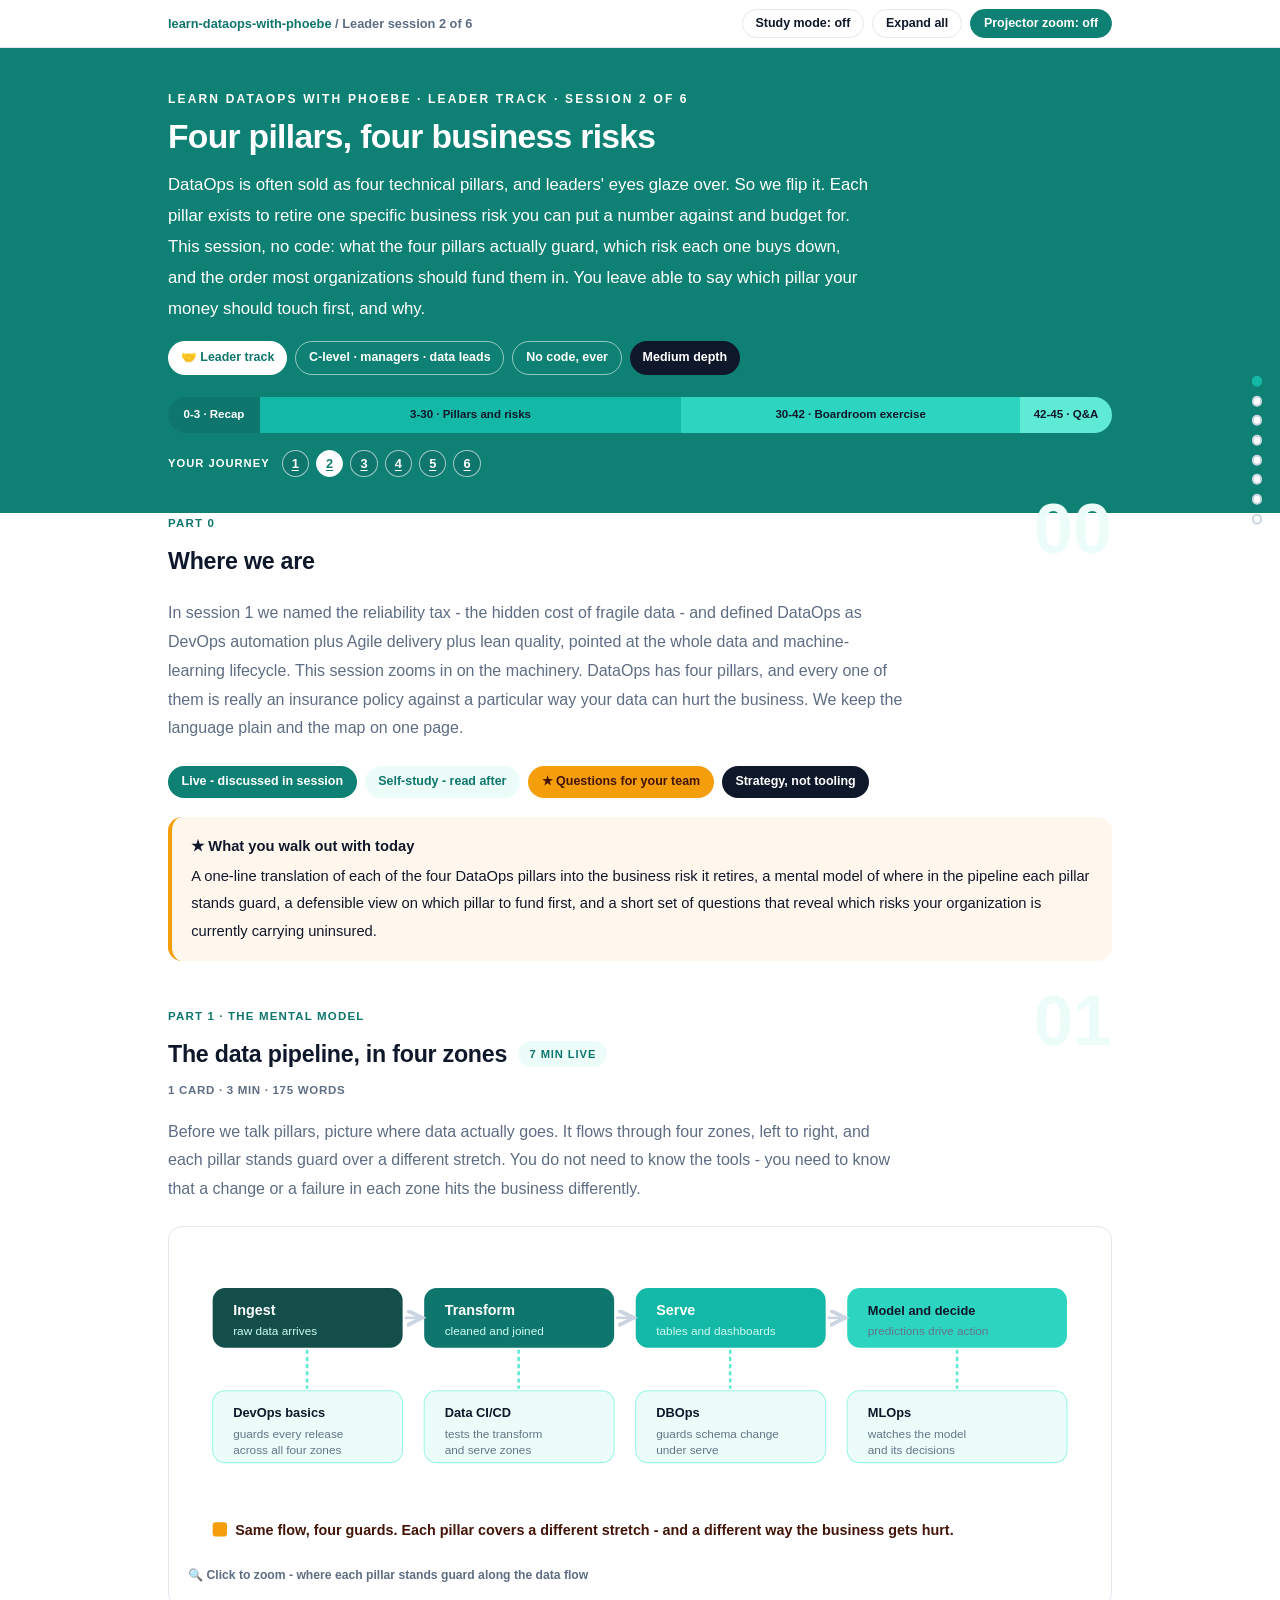
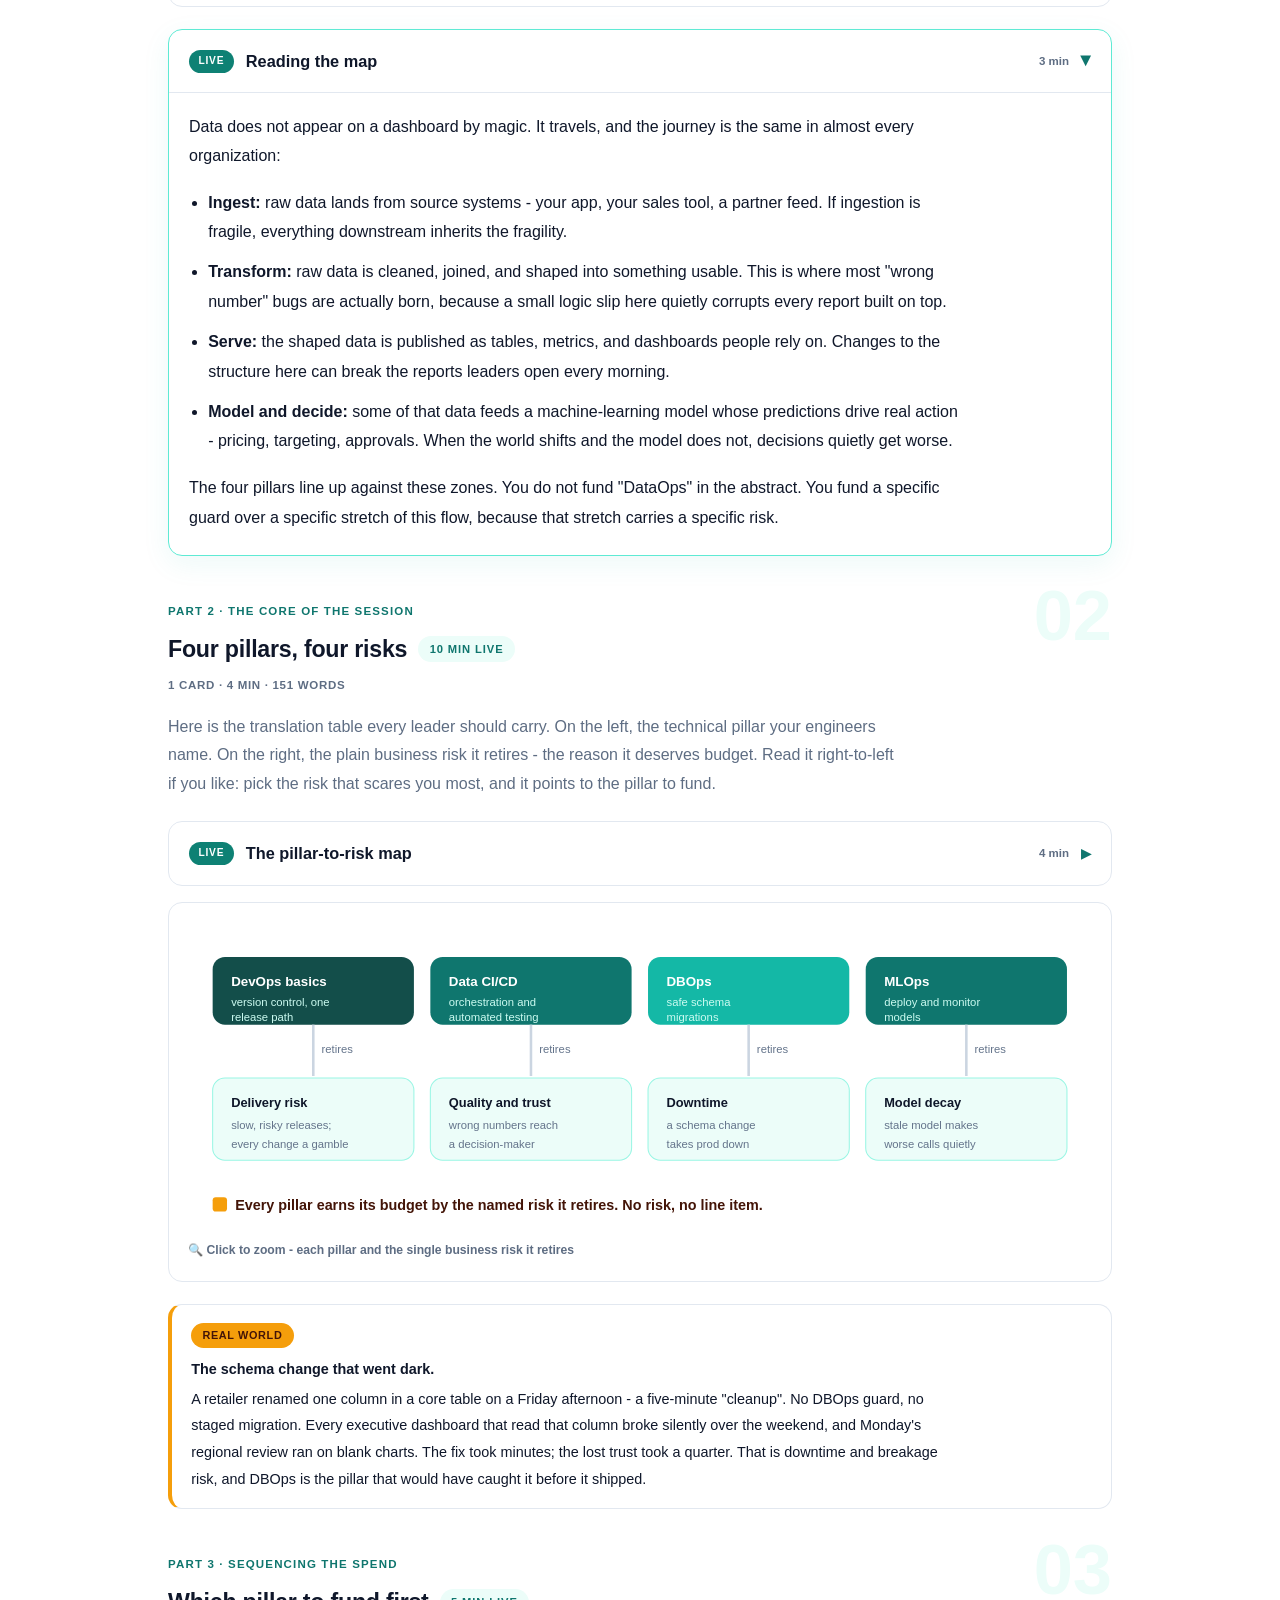
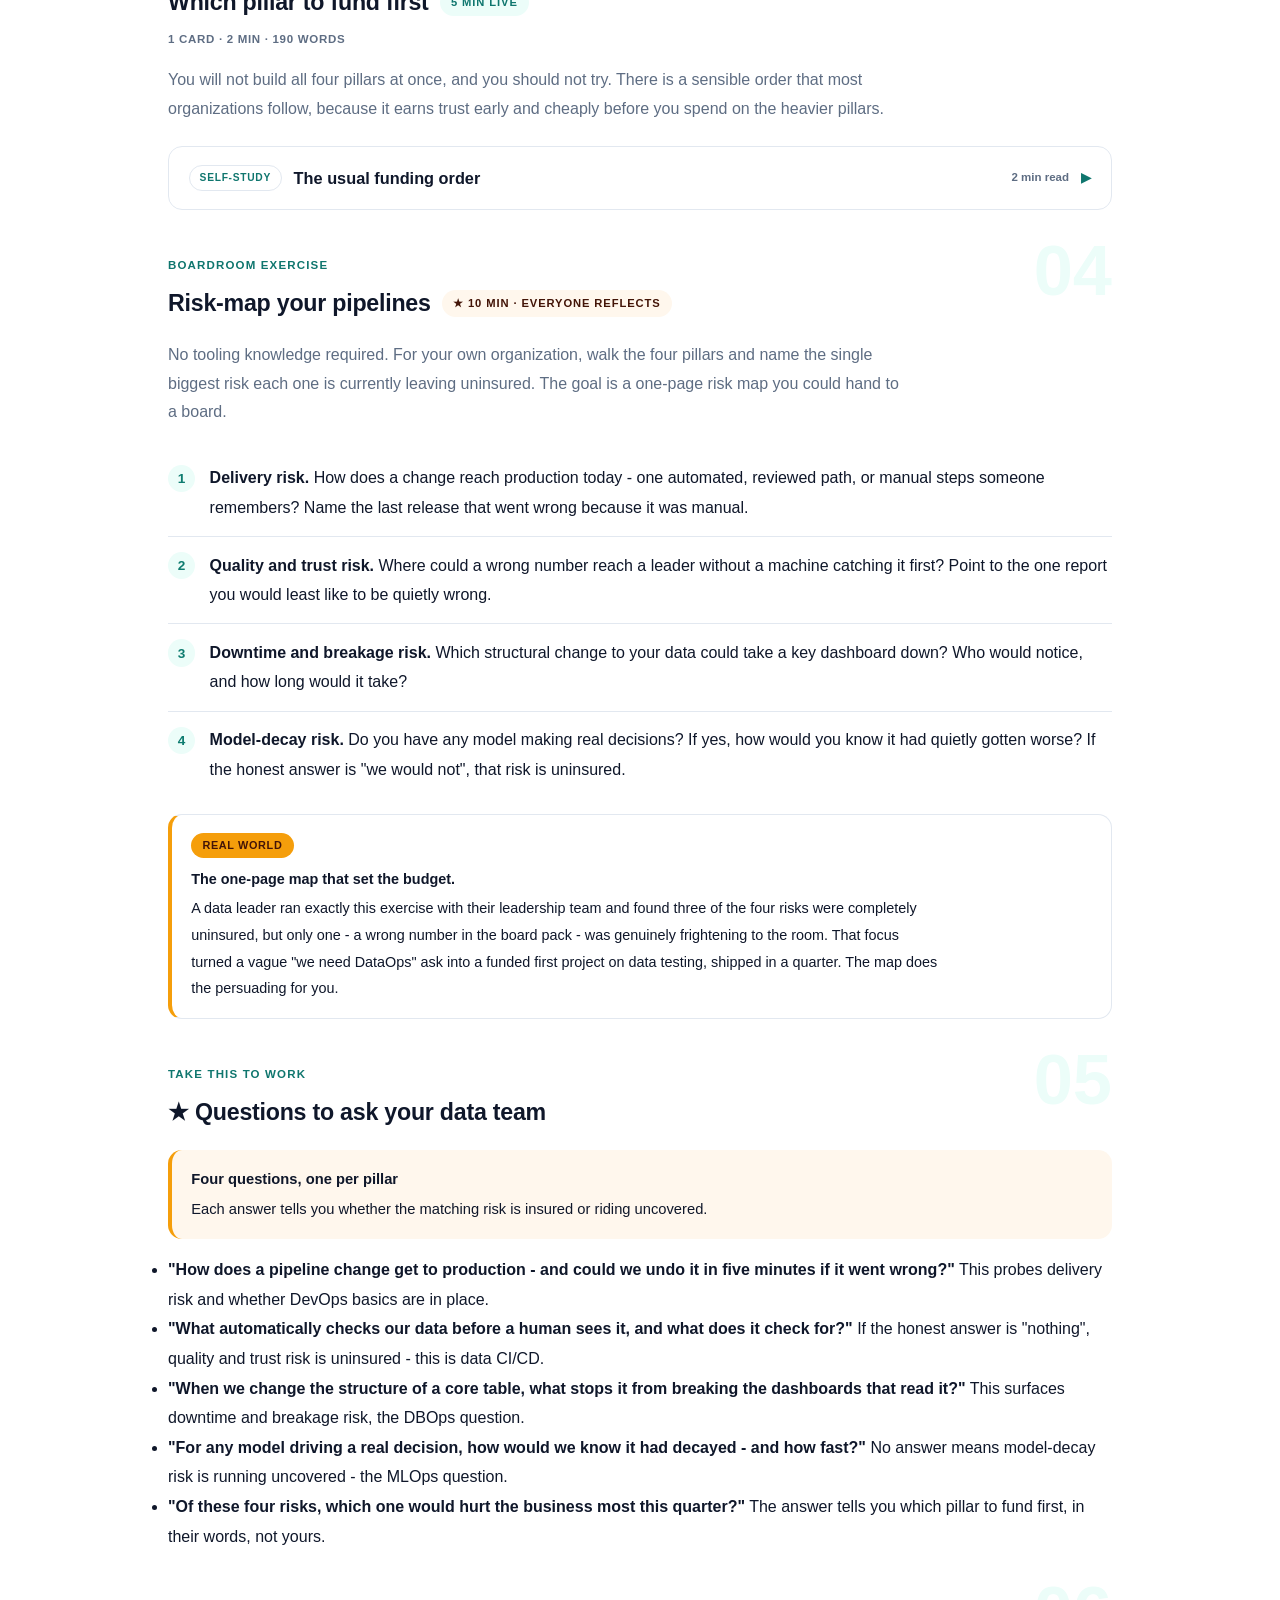
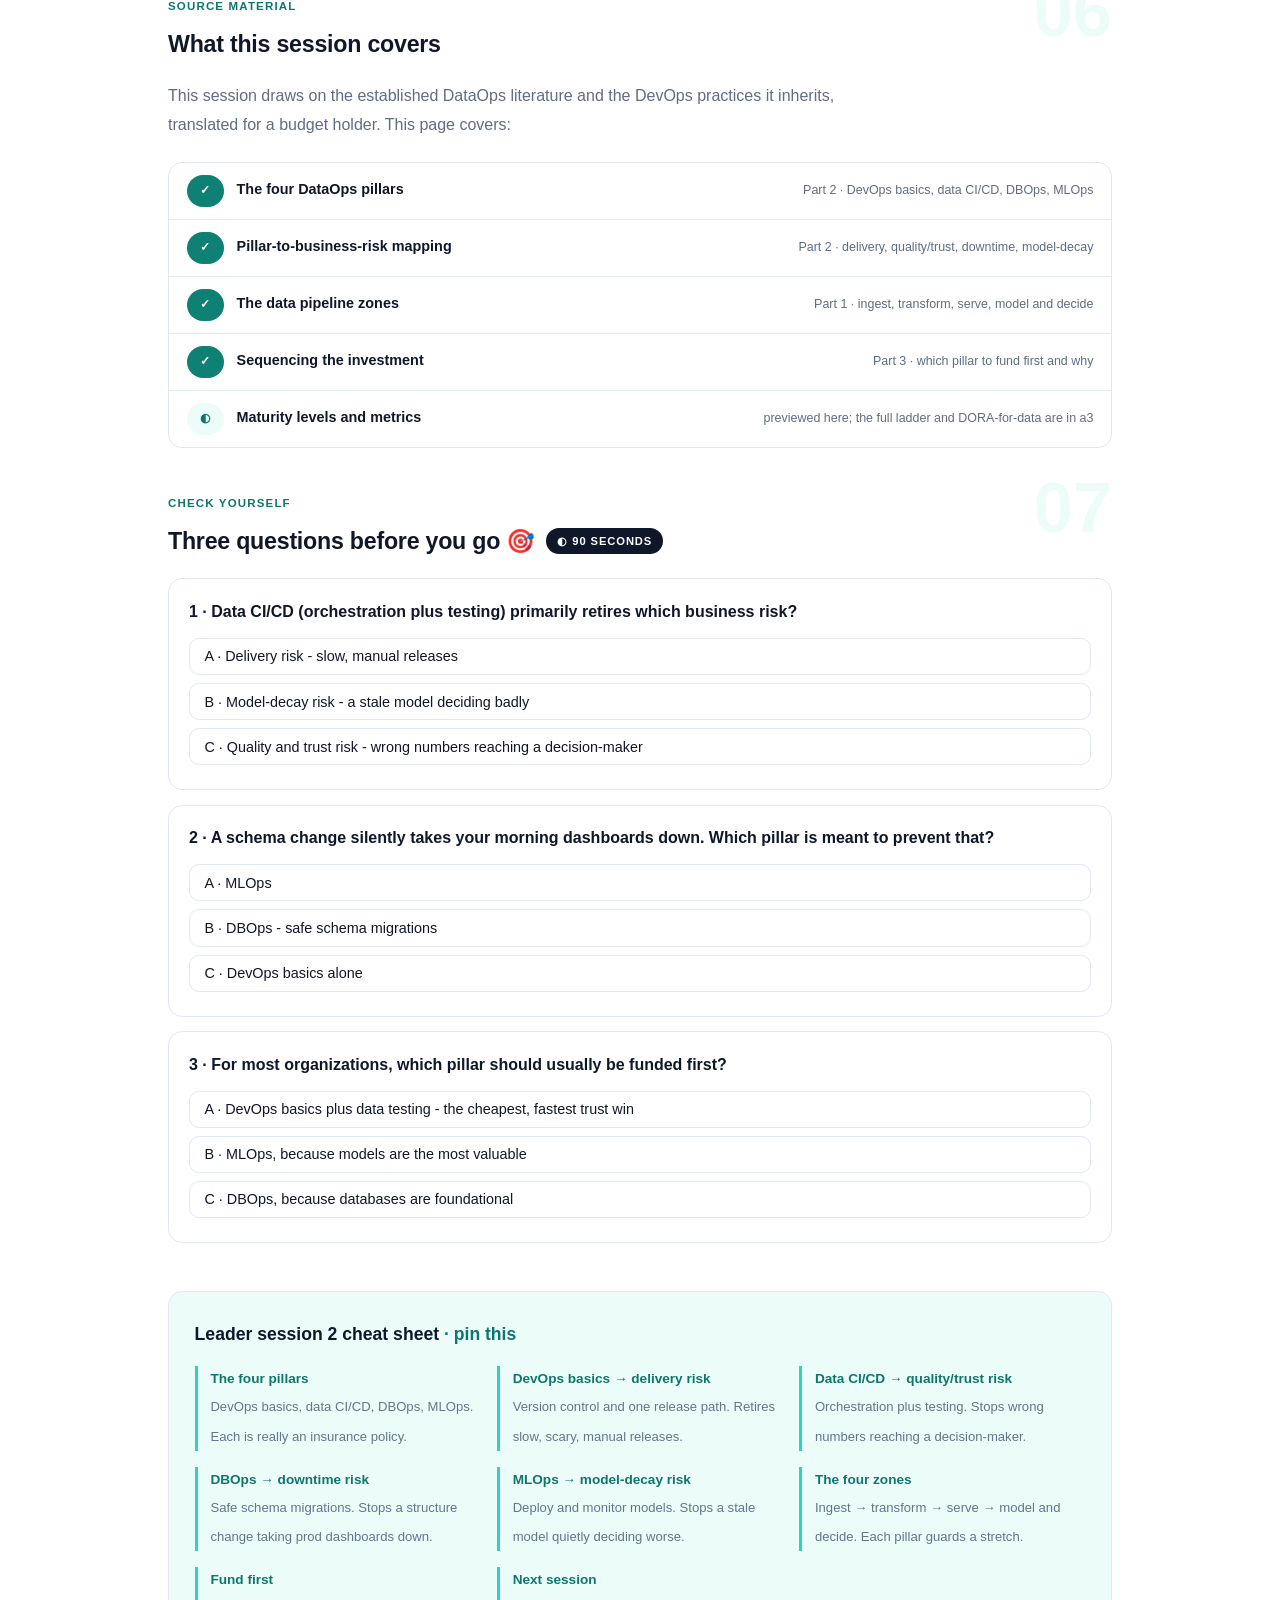
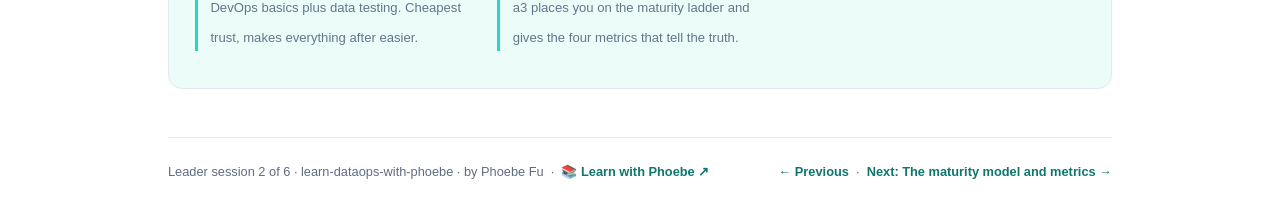
<file: courses/a2-four-pillars.html>
<!DOCTYPE html>
<html lang="en">
<head>
<meta charset="UTF-8">
<meta name="viewport" content="width=device-width, initial-scale=1.0">
<!-- social:start -->
<meta name="description" content="Leader session 2 of 6. In session 1 we named the reliability tax - the hidden cost of fragile data - and defined DataOps as DevOps automation plus Agile delivery plus lean quality, pointed at the...">
<meta property="og:type" content="article">
<meta property="og:site_name" content="Learn with Phoebe">
<meta property="og:title" content="Four pillars, four business risks - learn dataops with phoebe">
<meta property="og:description" content="Leader session 2 of 6. In session 1 we named the reliability tax - the hidden cost of fragile data - and defined DataOps as DevOps automation plus Agile delivery plus lean quality, pointed at the...">
<meta property="og:url" content="https://phoebefu6.github.io/learn-dataops-with-phoebe/courses/a2-four-pillars.html">
<meta property="og:image" content="https://phoebefu6.github.io/learn-dataops-with-phoebe/assets/og-cover.png">
<meta property="og:image:width" content="1200">
<meta property="og:image:height" content="630">
<meta name="twitter:card" content="summary_large_image">
<meta name="twitter:title" content="Four pillars, four business risks - learn dataops with phoebe">
<meta name="twitter:description" content="Leader session 2 of 6. In session 1 we named the reliability tax - the hidden cost of fragile data - and defined DataOps as DevOps automation plus Agile delivery plus lean quality, pointed at the...">
<meta name="twitter:image" content="https://phoebefu6.github.io/learn-dataops-with-phoebe/assets/og-cover.png">
<!-- social:end -->
<title>Leader session 2 · Four pillars, four business risks - learn dataops with phoebe</title>
<link rel="stylesheet" href="../assets/style.css?v=33">
</head>
<body>

<div class="toolbar">
  <div class="wrap">
    <span class="crumb"><a href="../index.html">learn-dataops-with-phoebe</a> / Leader session 2 of 6</span>
    <button class="btn" id="toggle-all" type="button">Expand all</button>
    <button class="btn primary" id="zoom-toggle" type="button">Projector zoom: off</button>
  </div>
</div>

<header class="masthead">
  <div class="wrap">
    <div class="eyebrow">Learn DataOps with Phoebe · Leader track · Session 2 of 6</div>
    <h1>Four pillars, <span class="accent">four business risks</span></h1>
    <p class="sub">DataOps is often sold as four technical pillars, and leaders' eyes glaze over. So we flip it. Each pillar exists to retire one specific business risk you can put a number against and budget for. This session, no code: what the four pillars actually guard, which risk each one buys down, and the order most organizations should fund them in. You leave able to say which pillar your money should touch first, and why.</p>
    <div class="chip-row">
      <span class="chip level">🤝 Leader track</span>
      <span class="chip audience">C-level · managers · data leads</span>
      <span class="chip audience">No code, ever</span>
      <span class="chip time">Medium depth</span>
    </div>
    <div class="agenda">
      <span class="a1" style="flex:1">0-3 · Recap</span>
      <span class="a2" style="flex:5">3-30 · Pillars and risks</span>
      <span class="a3" style="flex:4">30-42 · Boardroom exercise</span>
      <span class="a4" style="flex:1">42-45 · Q&amp;A</span>
    </div>
  </div>
</header>

<main class="wrap">

  <!-- ============ INTRO ============ -->
  <section class="section" id="intro">
    <div class="section-kicker">
      <span class="klabel">Part 0</span>
      <h2>Where we are</h2>
    </div>
    <p class="lede">In session 1 we named the reliability tax - the hidden cost of fragile data - and defined DataOps as DevOps automation plus Agile delivery plus lean quality, pointed at the whole data and machine-learning lifecycle. This session zooms in on the machinery. DataOps has four pillars, and every one of them is really an insurance policy against a particular way your data can hurt the business. We keep the language plain and the map on one page.</p>
    <div class="legend">
      <span class="pill solid">Live - discussed in session</span>
      <span class="pill light">Self-study - read after</span>
      <span class="pill peach">★ Questions for your team</span>
      <span class="pill inkpill">Strategy, not tooling</span>
    </div>
    <div class="callout win">
      <strong>★ What you walk out with today</strong>
      A one-line translation of each of the four DataOps pillars into the business risk it retires, a mental model of where in the pipeline each pillar stands guard, a defensible view on which pillar to fund first, and a short set of questions that reveal which risks your organization is currently carrying uninsured.
    </div>
  </section>

  <!-- ============ PART 1: THE PIPELINE IN FOUR ZONES ============ -->
  <section class="section" id="pipeline">
    <div class="section-kicker">
      <span class="klabel">Part 1 · the mental model</span>
      <h2>The data pipeline, in four zones <span class="tag concept">7 min live</span></h2>
    </div>
    <p class="lede">Before we talk pillars, picture where data actually goes. It flows through four zones, left to right, and each pillar stands guard over a different stretch. You do not need to know the tools - you need to know that a change or a failure in each zone hits the business differently.</p>

    <figure class="zoomable">
      <svg viewBox="0 0 880 300" xmlns="http://www.w3.org/2000/svg" role="img" aria-label="Data flows through four zones - ingest, transform, serve, model and decide - and each of the four DataOps pillars guards one part of that flow">
        <style>
          .a2pT { font: 700 14px Inter, sans-serif; fill: #FFFFFF; }
          .a2pX { font: 400 11.5px Inter, sans-serif; fill: #CCFBF1; }
          .a2pI { font: 700 12.5px Inter, sans-serif; fill: #0F172A; }
          .a2pM { font: 400 11.5px Inter, sans-serif; fill: #64748B; }
          .a2pN { font: 600 14px Inter, sans-serif; fill: #431407; }
          .a2pArr { stroke: #CBD5E1; stroke-width: 2.5; fill: none; marker-end: url(#a2pAh); }
        </style>
        <defs>
          <marker id="a2pAh" markerWidth="8" markerHeight="8" refX="6" refY="3" orient="auto">
            <path d="M0,0 L6,3 L0,6" fill="none" stroke="#CBD5E1" stroke-width="1.5"/>
          </marker>
        </defs>
        <rect x="24" y="40" width="185" height="58" rx="12" fill="#134E4A"/>
        <text class="a2pT" x="44" y="66">Ingest</text>
        <text class="a2pX" x="44" y="86">raw data arrives</text>
        <rect x="230" y="40" width="185" height="58" rx="12" fill="#0F766E"/>
        <text class="a2pT" x="250" y="66">Transform</text>
        <text class="a2pX" x="250" y="86">cleaned and joined</text>
        <rect x="436" y="40" width="185" height="58" rx="12" fill="#14B8A6"/>
        <text class="a2pT" x="456" y="66">Serve</text>
        <text class="a2pX" x="456" y="86">tables and dashboards</text>
        <rect x="642" y="40" width="214" height="58" rx="12" fill="#2DD4BF"/>
        <text class="a2pI" x="662" y="66">Model and decide</text>
        <text class="a2pM" x="662" y="86" fill="#134E4A">predictions drive action</text>
        <line class="a2pArr" x1="211" y1="69" x2="228" y2="69"/>
        <line class="a2pArr" x1="417" y1="69" x2="434" y2="69"/>
        <line class="a2pArr" x1="623" y1="69" x2="640" y2="69"/>
        <rect x="24" y="140" width="185" height="70" rx="12" fill="#ECFDF9" stroke="#99F6E4"/>
        <text class="a2pI" x="44" y="166">DevOps basics</text>
        <text class="a2pM" x="44" y="186">guards every release</text>
        <text class="a2pM" x="44" y="202">across all four zones</text>
        <rect x="230" y="140" width="185" height="70" rx="12" fill="#ECFDF9" stroke="#99F6E4"/>
        <text class="a2pI" x="250" y="166">Data CI/CD</text>
        <text class="a2pM" x="250" y="186">tests the transform</text>
        <text class="a2pM" x="250" y="202">and serve zones</text>
        <rect x="436" y="140" width="185" height="70" rx="12" fill="#ECFDF9" stroke="#99F6E4"/>
        <text class="a2pI" x="456" y="166">DBOps</text>
        <text class="a2pM" x="456" y="186">guards schema change</text>
        <text class="a2pM" x="456" y="202">under serve</text>
        <rect x="642" y="140" width="214" height="70" rx="12" fill="#ECFDF9" stroke="#99F6E4"/>
        <text class="a2pI" x="662" y="166">MLOps</text>
        <text class="a2pM" x="662" y="186">watches the model</text>
        <text class="a2pM" x="662" y="202">and its decisions</text>
        <line x1="116" y1="100" x2="116" y2="138" stroke="#5EEAD4" stroke-width="2.5" stroke-dasharray="4 3"/>
        <line x1="322" y1="100" x2="322" y2="138" stroke="#5EEAD4" stroke-width="2.5" stroke-dasharray="4 3"/>
        <line x1="528" y1="100" x2="528" y2="138" stroke="#5EEAD4" stroke-width="2.5" stroke-dasharray="4 3"/>
        <line x1="749" y1="100" x2="749" y2="138" stroke="#5EEAD4" stroke-width="2.5" stroke-dasharray="4 3"/>
        <rect x="24" y="268" width="14" height="14" rx="3" fill="#F59E0B"/>
        <text class="a2pN" x="46" y="280">Same flow, four guards. Each pillar covers a different stretch - and a different way the business gets hurt.</text>
      </svg>
      <figcaption>🔍 Click to zoom - where each pillar stands guard along the data flow</figcaption>
    </figure>

    <details class="card" open>
      <summary><span class="mode live">Live</span>Reading the map<span class="mini">3 min</span><span class="caret">▶</span></summary>
      <div class="body">
        <p>Data does not appear on a dashboard by magic. It travels, and the journey is the same in almost every organization:</p>
        <ul>
          <li><strong>Ingest:</strong> raw data lands from source systems - your app, your sales tool, a partner feed. If ingestion is fragile, everything downstream inherits the fragility.</li>
          <li><strong>Transform:</strong> raw data is cleaned, joined, and shaped into something usable. This is where most "wrong number" bugs are actually born, because a small logic slip here quietly corrupts every report built on top.</li>
          <li><strong>Serve:</strong> the shaped data is published as tables, metrics, and dashboards people rely on. Changes to the structure here can break the reports leaders open every morning.</li>
          <li><strong>Model and decide:</strong> some of that data feeds a machine-learning model whose predictions drive real action - pricing, targeting, approvals. When the world shifts and the model does not, decisions quietly get worse.</li>
        </ul>
        <p>The four pillars line up against these zones. You do not fund "DataOps" in the abstract. You fund a specific guard over a specific stretch of this flow, because that stretch carries a specific risk.</p>
      </div>
    </details>
  </section>

  <!-- ============ PART 2: FOUR PILLARS, FOUR RISKS ============ -->
  <section class="section" id="pillars">
    <div class="section-kicker">
      <span class="klabel">Part 2 · the core of the session</span>
      <h2>Four pillars, four risks <span class="tag concept">10 min live</span></h2>
    </div>
    <p class="lede">Here is the translation table every leader should carry. On the left, the technical pillar your engineers name. On the right, the plain business risk it retires - the reason it deserves budget. Read it right-to-left if you like: pick the risk that scares you most, and it points to the pillar to fund.</p>

    <details class="card">
      <summary><span class="mode live">Live</span>The pillar-to-risk map<span class="mini">4 min</span><span class="caret">▶</span></summary>
      <div class="body">
        <table class="clean">
          <thead><tr><th>Pillar (what engineers call it)</th><th>What it does, plainly</th><th>Business risk it retires</th></tr></thead>
          <tbody>
            <tr><td>DevOps basics</td><td>Puts every change in version control and gives it one automated, reviewed path to production</td><td><strong>Delivery risk</strong> - slow, scary, manual releases where each change is a gamble</td></tr>
            <tr><td>Data CI/CD (orchestration + testing)</td><td>Runs pipelines on a schedule and tests the data at each step before it reaches anyone</td><td><strong>Quality and trust risk</strong> - wrong numbers reach a leader and quietly poison decisions</td></tr>
            <tr><td>DBOps (schema migrations)</td><td>Manages structural database changes so tables evolve without surprises</td><td><strong>Downtime and breakage risk</strong> - a schema change takes production reports down</td></tr>
            <tr><td>MLOps</td><td>Deploys, monitors, and refreshes machine-learning models over their whole life</td><td><strong>Model-decay risk</strong> - a stale model keeps running and quietly makes worse decisions</td></tr>
          </tbody>
        </table>
        <div class="callout tip">
          <strong>The reframe to remember</strong>
          You are never really buying a pillar. You are buying down a risk. When a pillar cannot name the business risk it retires, it does not belong in the budget yet.
        </div>
      </div>
    </details>

    <figure class="zoomable">
      <svg viewBox="0 0 880 300" xmlns="http://www.w3.org/2000/svg" role="img" aria-label="Four columns, one per pillar, each showing the business risk it retires">
        <style>
          .a2rH { font: 700 13px Inter, sans-serif; fill: #FFFFFF; }
          .a2rS { font: 400 11px Inter, sans-serif; fill: #CCFBF1; }
          .a2rR { font: 700 12.5px Inter, sans-serif; fill: #0F172A; }
          .a2rM { font: 400 11px Inter, sans-serif; fill: #64748B; }
          .a2rN { font: 600 14px Inter, sans-serif; fill: #431407; }
        </style>
        <rect x="24" y="34" width="196" height="66" rx="12" fill="#134E4A"/>
        <text class="a2rH" x="42" y="62">DevOps basics</text>
        <text class="a2rS" x="42" y="82">version control, one</text>
        <text class="a2rS" x="42" y="96">release path</text>
        <rect x="236" y="34" width="196" height="66" rx="12" fill="#0F766E"/>
        <text class="a2rH" x="254" y="62">Data CI/CD</text>
        <text class="a2rS" x="254" y="82">orchestration and</text>
        <text class="a2rS" x="254" y="96">automated testing</text>
        <rect x="448" y="34" width="196" height="66" rx="12" fill="#14B8A6"/>
        <text class="a2rH" x="466" y="62">DBOps</text>
        <text class="a2rS" x="466" y="82">safe schema</text>
        <text class="a2rS" x="466" y="96">migrations</text>
        <rect x="660" y="34" width="196" height="66" rx="12" fill="#0F766E"/>
        <text class="a2rH" x="678" y="62">MLOps</text>
        <text class="a2rS" x="678" y="82">deploy and monitor</text>
        <text class="a2rS" x="678" y="96">models</text>
        <line x1="122" y1="100" x2="122" y2="150" stroke="#CBD5E1" stroke-width="2.5"/>
        <line x1="334" y1="100" x2="334" y2="150" stroke="#CBD5E1" stroke-width="2.5"/>
        <line x1="546" y1="100" x2="546" y2="150" stroke="#CBD5E1" stroke-width="2.5"/>
        <line x1="758" y1="100" x2="758" y2="150" stroke="#CBD5E1" stroke-width="2.5"/>
        <text x="130" y="128" class="a2rM" text-anchor="start" fill="#134E4A" font-weight="700">retires</text>
        <text x="342" y="128" class="a2rM" text-anchor="start" fill="#134E4A" font-weight="700">retires</text>
        <text x="554" y="128" class="a2rM" text-anchor="start" fill="#134E4A" font-weight="700">retires</text>
        <text x="766" y="128" class="a2rM" text-anchor="start" fill="#134E4A" font-weight="700">retires</text>
        <rect x="24" y="152" width="196" height="80" rx="12" fill="#ECFDF9" stroke="#99F6E4"/>
        <text class="a2rR" x="42" y="180">Delivery risk</text>
        <text class="a2rM" x="42" y="202">slow, risky releases;</text>
        <text class="a2rM" x="42" y="220">every change a gamble</text>
        <rect x="236" y="152" width="196" height="80" rx="12" fill="#ECFDF9" stroke="#99F6E4"/>
        <text class="a2rR" x="254" y="180">Quality and trust</text>
        <text class="a2rM" x="254" y="202">wrong numbers reach</text>
        <text class="a2rM" x="254" y="220">a decision-maker</text>
        <rect x="448" y="152" width="196" height="80" rx="12" fill="#ECFDF9" stroke="#99F6E4"/>
        <text class="a2rR" x="466" y="180">Downtime</text>
        <text class="a2rM" x="466" y="202">a schema change</text>
        <text class="a2rM" x="466" y="220">takes prod down</text>
        <rect x="660" y="152" width="196" height="80" rx="12" fill="#ECFDF9" stroke="#99F6E4"/>
        <text class="a2rR" x="678" y="180">Model decay</text>
        <text class="a2rM" x="678" y="202">stale model makes</text>
        <text class="a2rM" x="678" y="220">worse calls quietly</text>
        <rect x="24" y="268" width="14" height="14" rx="3" fill="#F59E0B"/>
        <text class="a2rN" x="46" y="280">Every pillar earns its budget by the named risk it retires. No risk, no line item.</text>
      </svg>
      <figcaption>🔍 Click to zoom - each pillar and the single business risk it retires</figcaption>
    </figure>

    <div class="callout example">
      <span class="ex-pill">Real world</span>
      <p><strong>The schema change that went dark.</strong> A retailer renamed one column in a core table on a Friday afternoon - a five-minute "cleanup". No DBOps guard, no staged migration. Every executive dashboard that read that column broke silently over the weekend, and Monday's regional review ran on blank charts. The fix took minutes; the lost trust took a quarter. That is downtime and breakage risk, and DBOps is the pillar that would have caught it before it shipped.</p>
    </div>
  </section>

  <!-- ============ PART 3: WHICH PILLAR FIRST ============ -->
  <section class="section" id="sequencing">
    <div class="section-kicker">
      <span class="klabel">Part 3 · sequencing the spend</span>
      <h2>Which pillar to fund first <span class="tag concept">5 min live</span></h2>
    </div>
    <p class="lede">You will not build all four pillars at once, and you should not try. There is a sensible order that most organizations follow, because it earns trust early and cheaply before you spend on the heavier pillars.</p>

    <details class="card">
      <summary><span class="mode self">Self-study</span>The usual funding order<span class="mini">2 min read</span><span class="caret">▶</span></summary>
      <div class="body">
        <p>The sequence below is not a law, but it is a strong default. Each step makes the next one cheaper and safer:</p>
        <ul>
          <li><strong>First: DevOps basics plus data testing.</strong> Get every pipeline into version control and add basic quality tests. This is the fastest trust win - it costs little and immediately reduces both delivery risk and the odds of a wrong number reaching a leader. It also makes everything after it possible.</li>
          <li><strong>Then: orchestration.</strong> Once changes are safe, automate when and how pipelines run, so runs are scheduled, monitored, and re-runnable instead of triggered by hand. This is where data CI/CD becomes real.</li>
          <li><strong>Then, as you scale: DBOps and MLOps.</strong> DBOps matters once your database structures change often enough to be dangerous. MLOps matters once you have models making real decisions that can decay. Fund these when the risk they retire is actually present - not before.</li>
        </ul>
        <div class="callout tip">
          <strong>The sequencing rule</strong>
          Buy the cheapest trust first. DevOps basics and data testing give the biggest reduction in risk per dollar, so they lead. Fund DBOps and MLOps when the matching risk shows up in your business, not because a roadmap says so.
        </div>
      </div>
    </details>
  </section>

  <!-- ============ EXERCISE ============ -->
  <section class="section" id="exercise-live">
    <div class="section-kicker">
      <span class="klabel">Boardroom exercise</span>
      <h2>Risk-map your pipelines <span class="tag demo">★ 10 min · everyone reflects</span></h2>
    </div>
    <p class="lede">No tooling knowledge required. For your own organization, walk the four pillars and name the single biggest risk each one is currently leaving uninsured. The goal is a one-page risk map you could hand to a board.</p>

    <div class="steps">
      <div class="step"><p><strong>Delivery risk.</strong> How does a change reach production today - one automated, reviewed path, or manual steps someone remembers? Name the last release that went wrong because it was manual.</p></div>
      <div class="step"><p><strong>Quality and trust risk.</strong> Where could a wrong number reach a leader without a machine catching it first? Point to the one report you would least like to be quietly wrong.</p></div>
      <div class="step"><p><strong>Downtime and breakage risk.</strong> Which structural change to your data could take a key dashboard down? Who would notice, and how long would it take?</p></div>
      <div class="step"><p><strong>Model-decay risk.</strong> Do you have any model making real decisions? If yes, how would you know it had quietly gotten worse? If the honest answer is "we would not", that risk is uninsured.</p></div>
    </div>

    <div class="callout example">
      <span class="ex-pill">Real world</span>
      <p><strong>The one-page map that set the budget.</strong> A data leader ran exactly this exercise with their leadership team and found three of the four risks were completely uninsured, but only one - a wrong number in the board pack - was genuinely frightening to the room. That focus turned a vague "we need DataOps" ask into a funded first project on data testing, shipped in a quarter. The map does the persuading for you.</p>
    </div>
  </section>

  <!-- ============ QUESTIONS ============ -->
  <section class="section" id="questions">
    <div class="section-kicker">
      <span class="klabel">Take this to work</span>
      <h2>★ Questions to ask your data team</h2>
    </div>
    <div class="callout win">
      <strong>Four questions, one per pillar</strong>
      Each answer tells you whether the matching risk is insured or riding uncovered.
    </div>
    <ul>
      <li><strong>"How does a pipeline change get to production - and could we undo it in five minutes if it went wrong?"</strong> This probes delivery risk and whether DevOps basics are in place.</li>
      <li><strong>"What automatically checks our data before a human sees it, and what does it check for?"</strong> If the honest answer is "nothing", quality and trust risk is uninsured - this is data CI/CD.</li>
      <li><strong>"When we change the structure of a core table, what stops it from breaking the dashboards that read it?"</strong> This surfaces downtime and breakage risk, the DBOps question.</li>
      <li><strong>"For any model driving a real decision, how would we know it had decayed - and how fast?"</strong> No answer means model-decay risk is running uncovered - the MLOps question.</li>
      <li><strong>"Of these four risks, which one would hurt the business most this quarter?"</strong> The answer tells you which pillar to fund first, in their words, not yours.</li>
    </ul>
  </section>

  <!-- ============ SOURCES ============ -->
  <section class="section" id="official">
    <div class="section-kicker">
      <span class="klabel">Source material</span>
      <h2>What this session covers</h2>
    </div>
    <p class="lede">This session draws on the established DataOps literature and the DevOps practices it inherits, translated for a budget holder. This page covers:</p>
    <div class="covered">
      <div class="covered-row"><span class="status pill solid">✓</span><span class="name">The four DataOps pillars</span><span class="note">Part 2 · DevOps basics, data CI/CD, DBOps, MLOps</span></div>
      <div class="covered-row"><span class="status pill solid">✓</span><span class="name">Pillar-to-business-risk mapping</span><span class="note">Part 2 · delivery, quality/trust, downtime, model-decay</span></div>
      <div class="covered-row"><span class="status pill solid">✓</span><span class="name">The data pipeline zones</span><span class="note">Part 1 · ingest, transform, serve, model and decide</span></div>
      <div class="covered-row"><span class="status pill solid">✓</span><span class="name">Sequencing the investment</span><span class="note">Part 3 · which pillar to fund first and why</span></div>
      <div class="covered-row"><span class="status pill light">◐</span><span class="name">Maturity levels and metrics</span><span class="note">previewed here; the full ladder and DORA-for-data are in a3</span></div>
    </div>
  </section>

  <!-- ============ QUIZ ============ -->
  <section class="section" id="quiz">
    <div class="section-kicker">
      <span class="klabel">Check yourself</span>
      <h2>Three questions before you go 🎯 <span class="tag exercise">◐ 90 seconds</span></h2>
    </div>
    <div class="quiz-q" data-answer="2">
      <p class="qtext">1 · Data CI/CD (orchestration plus testing) primarily retires which business risk?</p>
      <button class="qopt" type="button">A · Delivery risk - slow, manual releases</button>
      <button class="qopt" type="button">B · Model-decay risk - a stale model deciding badly</button>
      <button class="qopt" type="button">C · Quality and trust risk - wrong numbers reaching a decision-maker</button>
      <p class="qwhy">Automated testing at each pipeline step catches bad data before it reaches anyone, which is exactly what protects trust in the number on the dashboard.</p>
    </div>
    <div class="quiz-q" data-answer="1">
      <p class="qtext">2 · A schema change silently takes your morning dashboards down. Which pillar is meant to prevent that?</p>
      <button class="qopt" type="button">A · MLOps</button>
      <button class="qopt" type="button">B · DBOps - safe schema migrations</button>
      <button class="qopt" type="button">C · DevOps basics alone</button>
      <p class="qwhy">DBOps manages structural database changes so tables can evolve without breaking the reports built on top of them. That downtime and breakage risk is its whole reason to exist.</p>
    </div>
    <div class="quiz-q" data-answer="0">
      <p class="qtext">3 · For most organizations, which pillar should usually be funded first?</p>
      <button class="qopt" type="button">A · DevOps basics plus data testing - the cheapest, fastest trust win</button>
      <button class="qopt" type="button">B · MLOps, because models are the most valuable</button>
      <button class="qopt" type="button">C · DBOps, because databases are foundational</button>
      <p class="qwhy">Version control plus basic data tests give the biggest risk reduction per dollar and make every later pillar cheaper and safer to add. Buy the cheapest trust first.</p>
    </div>
    <p class="quiz-score"></p>
  </section>

  <!-- ============ CHEAT SHEET ============ -->
  <section class="cheat" id="cheatsheet">
    <h3>Leader session 2 cheat sheet <span>· pin this</span></h3>
    <div class="grid-2">
      <div class="cheat-item"><b>The four pillars</b><span>DevOps basics, data CI/CD, DBOps, MLOps. Each is really an insurance policy.</span></div>
      <div class="cheat-item"><b>DevOps basics → delivery risk</b><span>Version control and one release path. Retires slow, scary, manual releases.</span></div>
      <div class="cheat-item"><b>Data CI/CD → quality/trust risk</b><span>Orchestration plus testing. Stops wrong numbers reaching a decision-maker.</span></div>
      <div class="cheat-item"><b>DBOps → downtime risk</b><span>Safe schema migrations. Stops a structure change taking prod dashboards down.</span></div>
      <div class="cheat-item"><b>MLOps → model-decay risk</b><span>Deploy and monitor models. Stops a stale model quietly deciding worse.</span></div>
      <div class="cheat-item"><b>The four zones</b><span>Ingest → transform → serve → model and decide. Each pillar guards a stretch.</span></div>
      <div class="cheat-item"><b>Fund first</b><span>DevOps basics plus data testing. Cheapest trust, makes everything after easier.</span></div>
      <div class="cheat-item"><b>Next session</b><span>a3 places you on the maturity ladder and gives the four metrics that tell the truth.</span></div>
    </div>
  </section>

  <footer class="pagefoot">
    <span>Leader session 2 of 6 · learn-dataops-with-phoebe · by Phoebe Fu &nbsp;·&nbsp; 📚 <a href="https://phoebefu6.github.io/learn-with-phoebe/">Learn with Phoebe ↗</a></span>
    <span><a href="a1-why-dataops.html">← Previous</a> &nbsp;·&nbsp; <a href="a3-maturity-model.html">Next: The maturity model and metrics →</a></span>
  </footer>

</main>

<script src="../assets/app.js?v=31"></script>
</body>
</html>
</file>
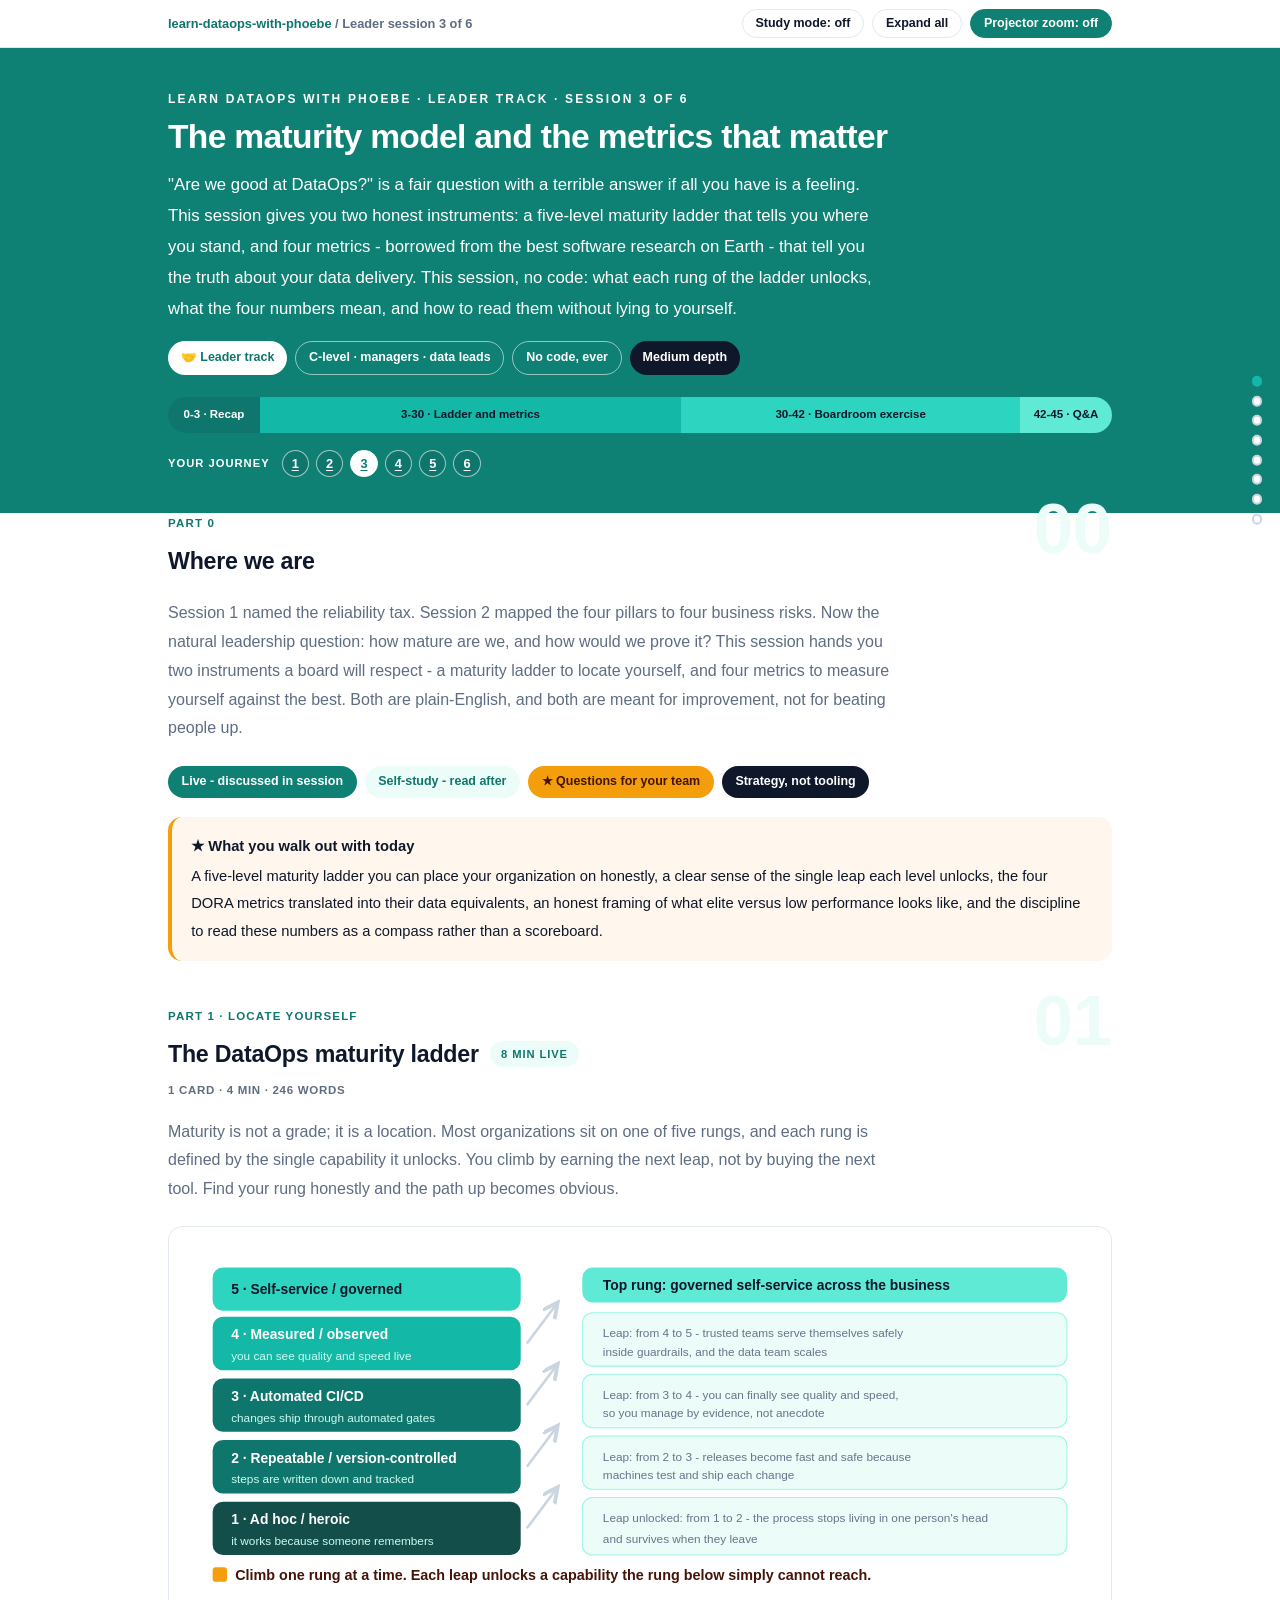
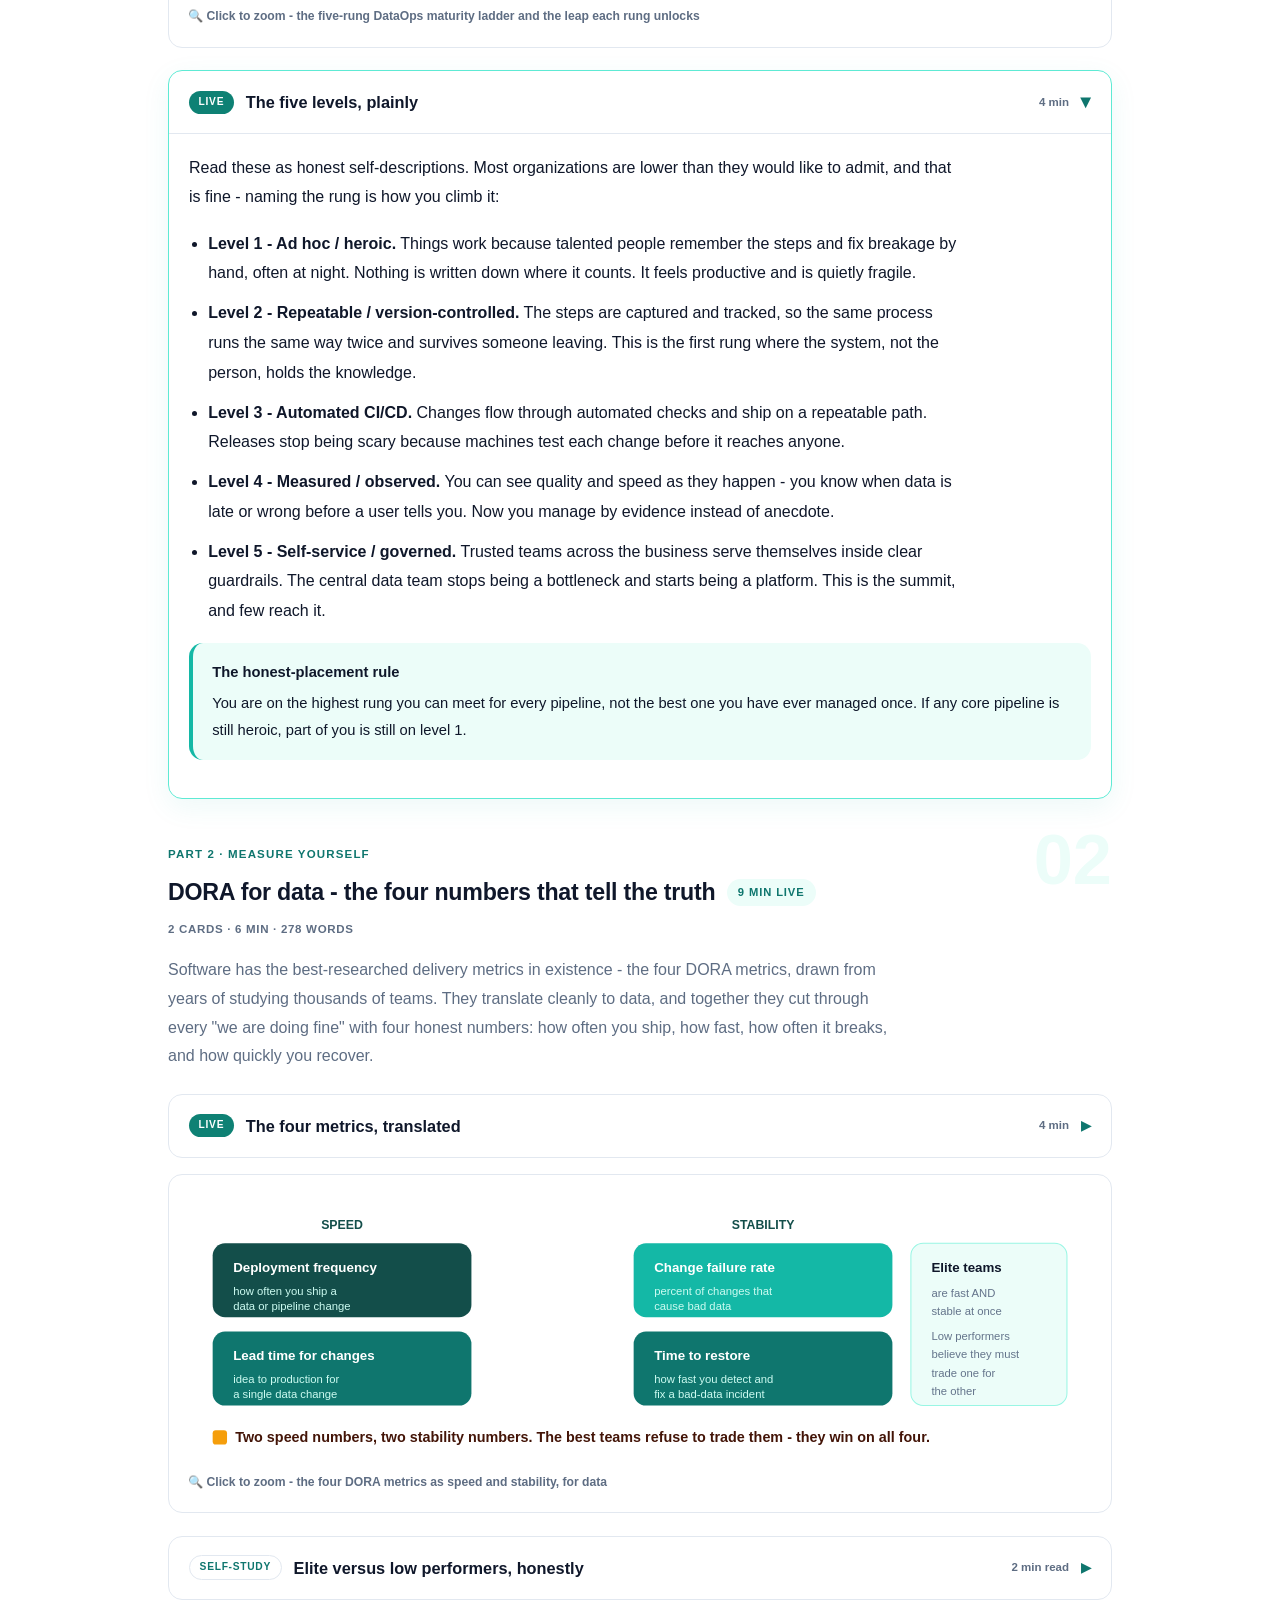
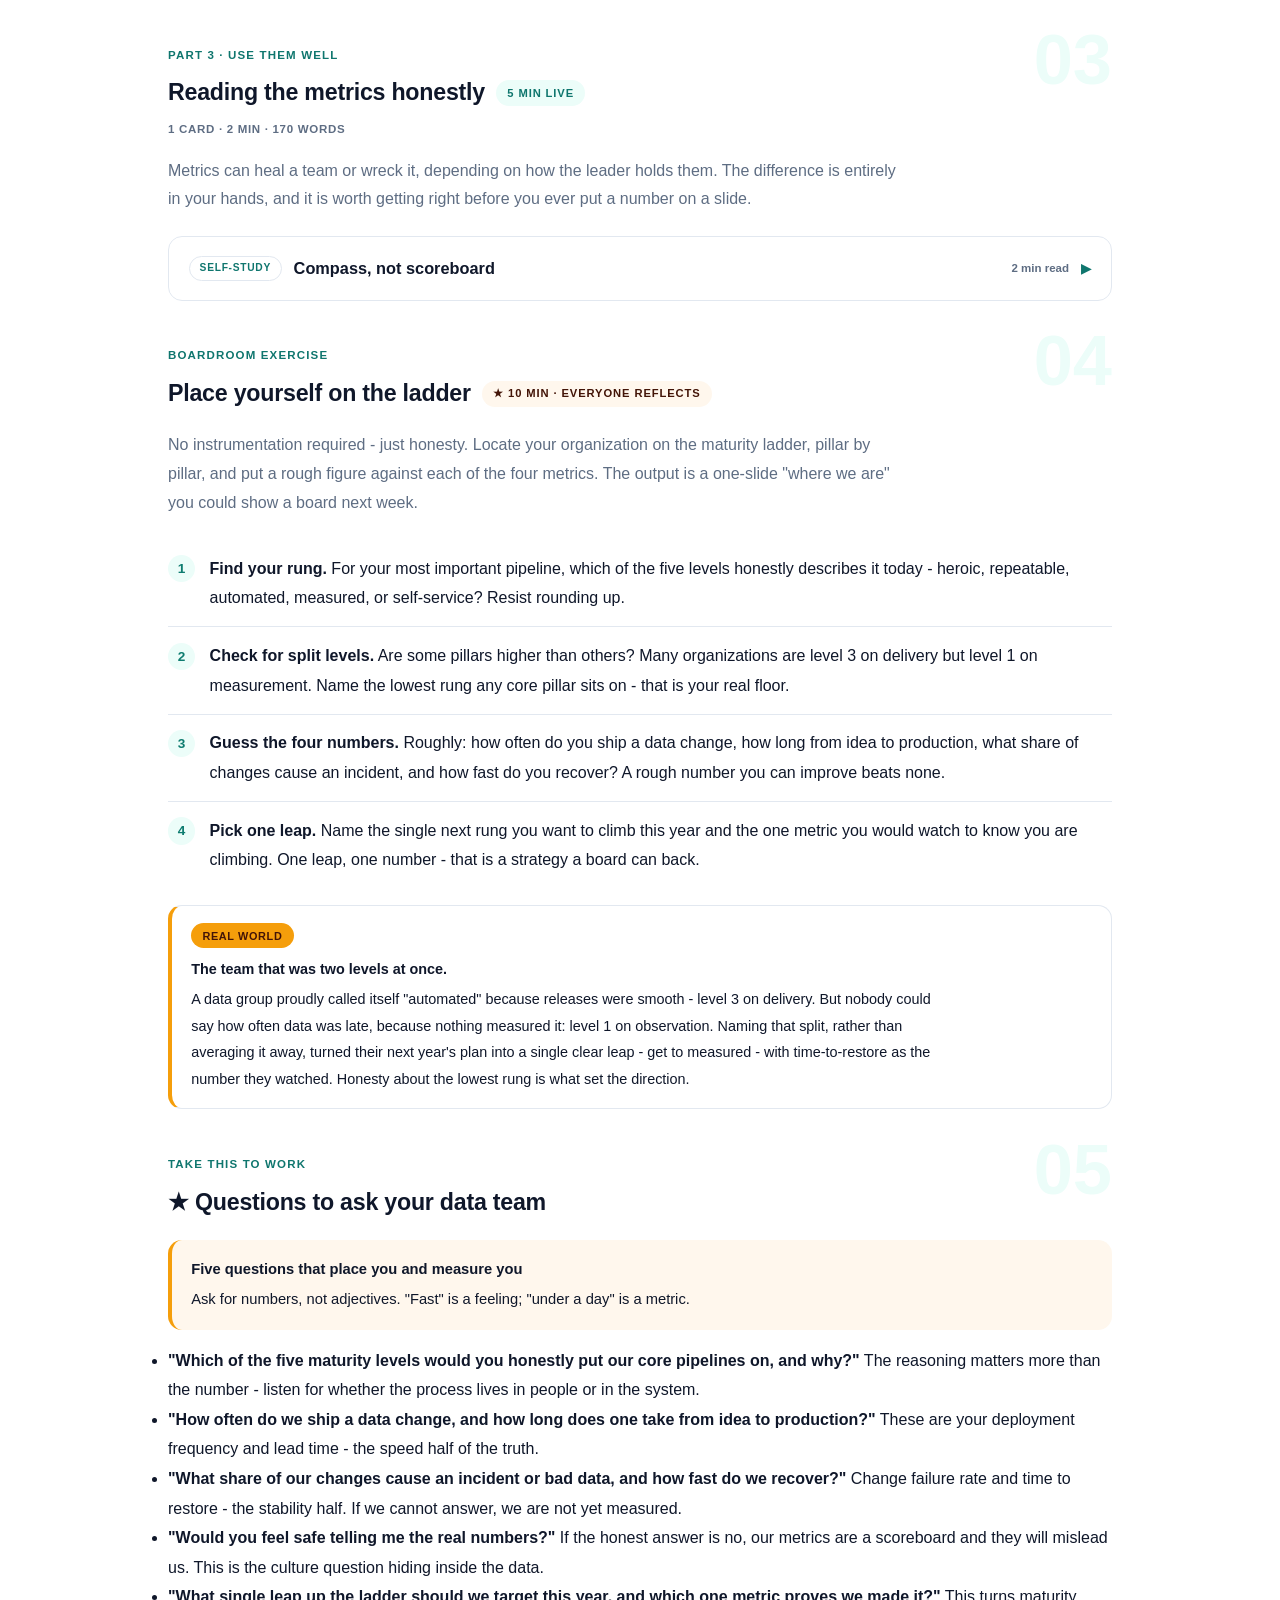
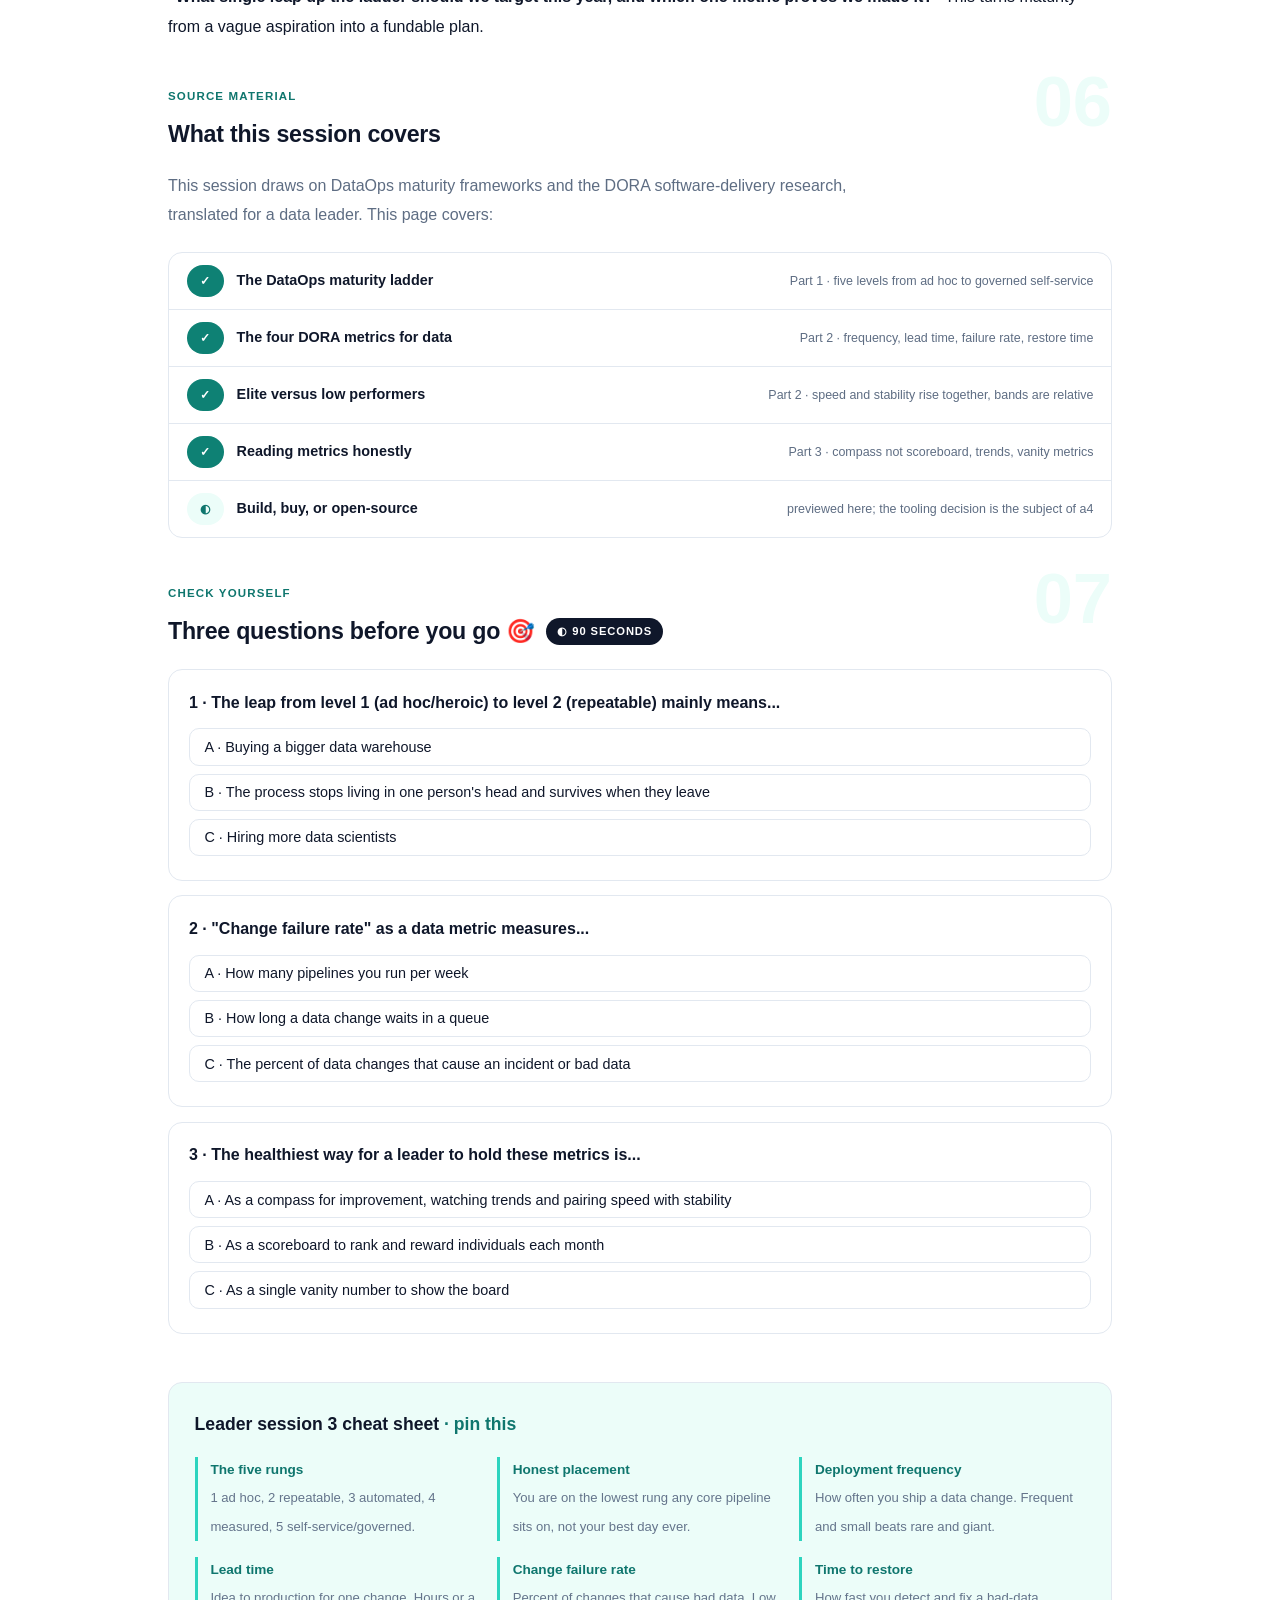
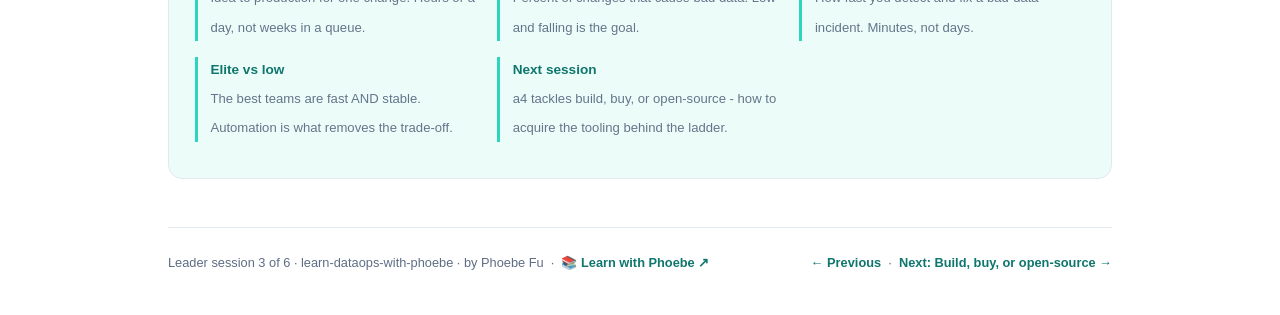
<file: courses/a3-maturity-model.html>
<!DOCTYPE html>
<html lang="en">
<head>
<meta charset="UTF-8">
<meta name="viewport" content="width=device-width, initial-scale=1.0">
<!-- social:start -->
<meta name="description" content="Leader session 3 of 6. Session 1 named the reliability tax. Session 2 mapped the four pillars to four business risks. Now the natural leadership question: how mature are we, and how would we prove...">
<meta property="og:type" content="article">
<meta property="og:site_name" content="Learn with Phoebe">
<meta property="og:title" content="The maturity model and the metrics that matter - learn dataops with phoebe">
<meta property="og:description" content="Leader session 3 of 6. Session 1 named the reliability tax. Session 2 mapped the four pillars to four business risks. Now the natural leadership question: how mature are we, and how would we prove...">
<meta property="og:url" content="https://phoebefu6.github.io/learn-dataops-with-phoebe/courses/a3-maturity-model.html">
<meta property="og:image" content="https://phoebefu6.github.io/learn-dataops-with-phoebe/assets/og-cover.png">
<meta property="og:image:width" content="1200">
<meta property="og:image:height" content="630">
<meta name="twitter:card" content="summary_large_image">
<meta name="twitter:title" content="The maturity model and the metrics that matter - learn dataops with phoebe">
<meta name="twitter:description" content="Leader session 3 of 6. Session 1 named the reliability tax. Session 2 mapped the four pillars to four business risks. Now the natural leadership question: how mature are we, and how would we prove...">
<meta name="twitter:image" content="https://phoebefu6.github.io/learn-dataops-with-phoebe/assets/og-cover.png">
<!-- social:end -->
<title>Leader session 3 · The maturity model and the metrics that matter - learn dataops with phoebe</title>
<link rel="stylesheet" href="../assets/style.css?v=33">
</head>
<body>

<div class="toolbar">
  <div class="wrap">
    <span class="crumb"><a href="../index.html">learn-dataops-with-phoebe</a> / Leader session 3 of 6</span>
    <button class="btn" id="toggle-all" type="button">Expand all</button>
    <button class="btn primary" id="zoom-toggle" type="button">Projector zoom: off</button>
  </div>
</div>

<header class="masthead">
  <div class="wrap">
    <div class="eyebrow">Learn DataOps with Phoebe · Leader track · Session 3 of 6</div>
    <h1>The maturity model and <span class="accent">the metrics that matter</span></h1>
    <p class="sub">"Are we good at DataOps?" is a fair question with a terrible answer if all you have is a feeling. This session gives you two honest instruments: a five-level maturity ladder that tells you where you stand, and four metrics - borrowed from the best software research on Earth - that tell you the truth about your data delivery. This session, no code: what each rung of the ladder unlocks, what the four numbers mean, and how to read them without lying to yourself.</p>
    <div class="chip-row">
      <span class="chip level">🤝 Leader track</span>
      <span class="chip audience">C-level · managers · data leads</span>
      <span class="chip audience">No code, ever</span>
      <span class="chip time">Medium depth</span>
    </div>
    <div class="agenda">
      <span class="a1" style="flex:1">0-3 · Recap</span>
      <span class="a2" style="flex:5">3-30 · Ladder and metrics</span>
      <span class="a3" style="flex:4">30-42 · Boardroom exercise</span>
      <span class="a4" style="flex:1">42-45 · Q&amp;A</span>
    </div>
  </div>
</header>

<main class="wrap">

  <!-- ============ INTRO ============ -->
  <section class="section" id="intro">
    <div class="section-kicker">
      <span class="klabel">Part 0</span>
      <h2>Where we are</h2>
    </div>
    <p class="lede">Session 1 named the reliability tax. Session 2 mapped the four pillars to four business risks. Now the natural leadership question: how mature are we, and how would we prove it? This session hands you two instruments a board will respect - a maturity ladder to locate yourself, and four metrics to measure yourself against the best. Both are plain-English, and both are meant for improvement, not for beating people up.</p>
    <div class="legend">
      <span class="pill solid">Live - discussed in session</span>
      <span class="pill light">Self-study - read after</span>
      <span class="pill peach">★ Questions for your team</span>
      <span class="pill inkpill">Strategy, not tooling</span>
    </div>
    <div class="callout win">
      <strong>★ What you walk out with today</strong>
      A five-level maturity ladder you can place your organization on honestly, a clear sense of the single leap each level unlocks, the four DORA metrics translated into their data equivalents, an honest framing of what elite versus low performance looks like, and the discipline to read these numbers as a compass rather than a scoreboard.
    </div>
  </section>

  <!-- ============ PART 1: THE MATURITY LADDER ============ -->
  <section class="section" id="ladder">
    <div class="section-kicker">
      <span class="klabel">Part 1 · locate yourself</span>
      <h2>The DataOps maturity ladder <span class="tag concept">8 min live</span></h2>
    </div>
    <p class="lede">Maturity is not a grade; it is a location. Most organizations sit on one of five rungs, and each rung is defined by the single capability it unlocks. You climb by earning the next leap, not by buying the next tool. Find your rung honestly and the path up becomes obvious.</p>

    <figure class="zoomable">
      <svg viewBox="0 0 880 340" xmlns="http://www.w3.org/2000/svg" role="img" aria-label="A five-rung ascending ladder from ad hoc to self-service, each rung labelled with the leap it unlocks">
        <style>
          .a3lT { font: 700 13.5px Inter, sans-serif; fill: #FFFFFF; }
          .a3lX { font: 400 11.5px Inter, sans-serif; fill: #CCFBF1; }
          .a3lI { font: 700 13.5px Inter, sans-serif; fill: #0F172A; }
          .a3lM { font: 400 11.5px Inter, sans-serif; fill: #64748B; }
          .a3lN { font: 600 14px Inter, sans-serif; fill: #431407; }
          .a3lArr { stroke: #CBD5E1; stroke-width: 2.5; fill: none; marker-end: url(#a3lAh); }
        </style>
        <defs>
          <marker id="a3lAh" markerWidth="8" markerHeight="8" refX="6" refY="3" orient="auto">
            <path d="M0,0 L6,3 L0,6" fill="none" stroke="#CBD5E1" stroke-width="1.5"/>
          </marker>
        </defs>
        <rect x="24" y="248" width="300" height="52" rx="10" fill="#134E4A"/>
        <text class="a3lT" x="42" y="270">1 · Ad hoc / heroic</text>
        <text class="a3lX" x="42" y="290">it works because someone remembers</text>
        <rect x="24" y="188" width="300" height="52" rx="10" fill="#0F766E"/>
        <text class="a3lT" x="42" y="210">2 · Repeatable / version-controlled</text>
        <text class="a3lX" x="42" y="230">steps are written down and tracked</text>
        <rect x="24" y="128" width="300" height="52" rx="10" fill="#0F766E"/>
        <text class="a3lT" x="42" y="150">3 · Automated CI/CD</text>
        <text class="a3lX" x="42" y="170">changes ship through automated gates</text>
        <rect x="24" y="68" width="300" height="52" rx="10" fill="#14B8A6"/>
        <text class="a3lT" x="42" y="90">4 · Measured / observed</text>
        <text class="a3lX" x="42" y="110">you can see quality and speed live</text>
        <rect x="24" y="20" width="300" height="42" rx="10" fill="#2DD4BF"/>
        <text class="a3lI" x="42" y="46">5 · Self-service / governed</text>
        <line class="a3lArr" x1="330" y1="274" x2="360" y2="234"/>
        <line class="a3lArr" x1="330" y1="214" x2="360" y2="174"/>
        <line class="a3lArr" x1="330" y1="154" x2="360" y2="114"/>
        <line class="a3lArr" x1="330" y1="94" x2="360" y2="54"/>
        <rect x="384" y="244" width="472" height="56" rx="10" fill="#ECFDF9" stroke="#99F6E4"/>
        <text class="a3lM" x="404" y="268">Leap unlocked: from 1 to 2 - the process stops living in one person's head</text>
        <text class="a3lM" x="404" y="288">and survives when they leave</text>
        <rect x="384" y="184" width="472" height="52" rx="10" fill="#ECFDF9" stroke="#99F6E4"/>
        <text class="a3lM" x="404" y="208">Leap: from 2 to 3 - releases become fast and safe because</text>
        <text class="a3lM" x="404" y="226">machines test and ship each change</text>
        <rect x="384" y="124" width="472" height="52" rx="10" fill="#ECFDF9" stroke="#99F6E4"/>
        <text class="a3lM" x="404" y="148">Leap: from 3 to 4 - you can finally see quality and speed,</text>
        <text class="a3lM" x="404" y="166">so you manage by evidence, not anecdote</text>
        <rect x="384" y="64" width="472" height="52" rx="10" fill="#ECFDF9" stroke="#99F6E4"/>
        <text class="a3lM" x="404" y="88">Leap: from 4 to 5 - trusted teams serve themselves safely</text>
        <text class="a3lM" x="404" y="106">inside guardrails, and the data team scales</text>
        <rect x="384" y="20" width="472" height="34" rx="10" fill="#5EEAD4"/>
        <text class="a3lI" x="404" y="42">Top rung: governed self-service across the business</text>
        <rect x="24" y="312" width="14" height="14" rx="3" fill="#F59E0B"/>
        <text class="a3lN" x="46" y="324">Climb one rung at a time. Each leap unlocks a capability the rung below simply cannot reach.</text>
      </svg>
      <figcaption>🔍 Click to zoom - the five-rung DataOps maturity ladder and the leap each rung unlocks</figcaption>
    </figure>

    <details class="card" open>
      <summary><span class="mode live">Live</span>The five levels, plainly<span class="mini">4 min</span><span class="caret">▶</span></summary>
      <div class="body">
        <p>Read these as honest self-descriptions. Most organizations are lower than they would like to admit, and that is fine - naming the rung is how you climb it:</p>
        <ul>
          <li><strong>Level 1 - Ad hoc / heroic.</strong> Things work because talented people remember the steps and fix breakage by hand, often at night. Nothing is written down where it counts. It feels productive and is quietly fragile.</li>
          <li><strong>Level 2 - Repeatable / version-controlled.</strong> The steps are captured and tracked, so the same process runs the same way twice and survives someone leaving. This is the first rung where the system, not the person, holds the knowledge.</li>
          <li><strong>Level 3 - Automated CI/CD.</strong> Changes flow through automated checks and ship on a repeatable path. Releases stop being scary because machines test each change before it reaches anyone.</li>
          <li><strong>Level 4 - Measured / observed.</strong> You can see quality and speed as they happen - you know when data is late or wrong before a user tells you. Now you manage by evidence instead of anecdote.</li>
          <li><strong>Level 5 - Self-service / governed.</strong> Trusted teams across the business serve themselves inside clear guardrails. The central data team stops being a bottleneck and starts being a platform. This is the summit, and few reach it.</li>
        </ul>
        <div class="callout tip">
          <strong>The honest-placement rule</strong>
          You are on the highest rung you can meet for every pipeline, not the best one you have ever managed once. If any core pipeline is still heroic, part of you is still on level 1.
        </div>
      </div>
    </details>
  </section>

  <!-- ============ PART 2: DORA FOR DATA ============ -->
  <section class="section" id="dora">
    <div class="section-kicker">
      <span class="klabel">Part 2 · measure yourself</span>
      <h2>DORA for data - the four numbers that tell the truth <span class="tag concept">9 min live</span></h2>
    </div>
    <p class="lede">Software has the best-researched delivery metrics in existence - the four DORA metrics, drawn from years of studying thousands of teams. They translate cleanly to data, and together they cut through every "we are doing fine" with four honest numbers: how often you ship, how fast, how often it breaks, and how quickly you recover.</p>

    <details class="card">
      <summary><span class="mode live">Live</span>The four metrics, translated<span class="mini">4 min</span><span class="caret">▶</span></summary>
      <div class="body">
        <table class="clean">
          <thead><tr><th>DORA metric</th><th>Data equivalent</th><th>What a good answer looks like</th></tr></thead>
          <tbody>
            <tr><td>Deployment frequency</td><td>How often you ship data or pipeline changes</td><td>Frequent, small, low-drama changes rather than rare, giant, risky ones</td></tr>
            <tr><td>Lead time for changes</td><td>Idea to production for a data change</td><td>Hours or a day, not weeks stuck in a queue</td></tr>
            <tr><td>Change failure rate</td><td>Percent of data changes that cause an incident or bad data</td><td>Low and falling - most changes land cleanly</td></tr>
            <tr><td>Time to restore (MTTR)</td><td>How fast you detect and fix a bad-data incident</td><td>Minutes to hours, because you saw it before the users did</td></tr>
          </tbody>
        </table>
        <div class="callout tip">
          <strong>Why these four and not a dashboard of fifty</strong>
          Two measure speed (frequency, lead time) and two measure stability (failure rate, restore time). The whole point of the DORA research is that the best teams are not forced to trade one for the other - they are fast and stable at once. Four numbers is enough to know the truth.
        </div>
      </div>
    </details>

    <figure class="zoomable">
      <svg viewBox="0 0 880 260" xmlns="http://www.w3.org/2000/svg" role="img" aria-label="The four DORA metrics arranged as a two-by-two of speed and stability">
        <style>
          .a3dH { font: 700 13px Inter, sans-serif; fill: #FFFFFF; }
          .a3dS { font: 400 11px Inter, sans-serif; fill: #CCFBF1; }
          .a3dI { font: 700 13px Inter, sans-serif; fill: #0F172A; }
          .a3dM { font: 400 11px Inter, sans-serif; fill: #64748B; }
          .a3dL { font: 700 12px Inter, sans-serif; fill: #134E4A; }
          .a3dN { font: 600 14px Inter, sans-serif; fill: #431407; }
        </style>
        <text class="a3dL" x="150" y="34" text-anchor="middle">SPEED</text>
        <text class="a3dL" x="560" y="34" text-anchor="middle">STABILITY</text>
        <rect x="24" y="48" width="252" height="72" rx="12" fill="#134E4A"/>
        <text class="a3dH" x="44" y="76">Deployment frequency</text>
        <text class="a3dS" x="44" y="98">how often you ship a</text>
        <text class="a3dS" x="44" y="113">data or pipeline change</text>
        <rect x="24" y="134" width="252" height="72" rx="12" fill="#0F766E"/>
        <text class="a3dH" x="44" y="162">Lead time for changes</text>
        <text class="a3dS" x="44" y="184">idea to production for</text>
        <text class="a3dS" x="44" y="199">a single data change</text>
        <rect x="434" y="48" width="252" height="72" rx="12" fill="#14B8A6"/>
        <text class="a3dH" x="454" y="76">Change failure rate</text>
        <text class="a3dS" x="454" y="98">percent of changes that</text>
        <text class="a3dS" x="454" y="113">cause bad data</text>
        <rect x="434" y="134" width="252" height="72" rx="12" fill="#0F766E"/>
        <text class="a3dH" x="454" y="162">Time to restore</text>
        <text class="a3dS" x="454" y="184">how fast you detect and</text>
        <text class="a3dS" x="454" y="199">fix a bad-data incident</text>
        <rect x="704" y="48" width="152" height="158" rx="12" fill="#ECFDF9" stroke="#99F6E4"/>
        <text class="a3dI" x="724" y="76">Elite teams</text>
        <text class="a3dM" x="724" y="100">are fast AND</text>
        <text class="a3dM" x="724" y="118">stable at once</text>
        <text class="a3dM" x="724" y="142">Low performers</text>
        <text class="a3dM" x="724" y="160">believe they must</text>
        <text class="a3dM" x="724" y="178">trade one for</text>
        <text class="a3dM" x="724" y="196">the other</text>
        <rect x="24" y="230" width="14" height="14" rx="3" fill="#F59E0B"/>
        <text class="a3dN" x="46" y="242">Two speed numbers, two stability numbers. The best teams refuse to trade them - they win on all four.</text>
      </svg>
      <figcaption>🔍 Click to zoom - the four DORA metrics as speed and stability, for data</figcaption>
    </figure>

    <details class="card">
      <summary><span class="mode self">Self-study</span>Elite versus low performers, honestly<span class="mini">2 min read</span><span class="caret">▶</span></summary>
      <div class="body">
        <p>The DORA research sorts teams into performance bands, and the gap is enormous - elite performers ship far more often and recover far faster than low performers, while breaking things less. The honest takeaways for a data leader:</p>
        <ul>
          <li><strong>Speed and stability rise together.</strong> The old belief that going faster means breaking more is wrong for high performers. Automation is what lets them have both, which is the entire DataOps thesis.</li>
          <li><strong>The bands are relative, not absolute.</strong> "Elite" for a bank is not "elite" for a startup. Do not chase someone else's numbers; measure your own trend and beat last quarter.</li>
          <li><strong>You do not need perfect measurement to start.</strong> A rough, honest number this month that you improve next month beats a precise number you never collect. Direction matters more than decimals.</li>
        </ul>
      </div>
    </details>
  </section>

  <!-- ============ PART 3: READING METRICS HONESTLY ============ -->
  <section class="section" id="honest">
    <div class="section-kicker">
      <span class="klabel">Part 3 · use them well</span>
      <h2>Reading the metrics honestly <span class="tag concept">5 min live</span></h2>
    </div>
    <p class="lede">Metrics can heal a team or wreck it, depending on how the leader holds them. The difference is entirely in your hands, and it is worth getting right before you ever put a number on a slide.</p>

    <details class="card">
      <summary><span class="mode self">Self-study</span>Compass, not scoreboard<span class="mini">2 min read</span><span class="caret">▶</span></summary>
      <div class="body">
        <p>Four principles keep these numbers useful instead of toxic:</p>
        <ul>
          <li><strong>For improvement, not punishment.</strong> The moment a metric is used to blame a person, people optimize the metric and hide the truth. Measure the system, coach the people.</li>
          <li><strong>Watch the trend, not the point.</strong> A single month's figure is noise. The direction over a quarter is the signal. Ask "are we getting better?" not "did we hit the number?".</li>
          <li><strong>Beware vanity metrics.</strong> "We ran 4,000 pipelines" sounds impressive and tells you nothing. "Our change failure rate fell from 20% to 6%" is real, because it maps to a risk you named in session 2.</li>
          <li><strong>Pair speed with stability, always.</strong> Never celebrate deployment frequency without showing change failure rate beside it, or you reward recklessness. The four numbers are a set; report them as one.</li>
        </ul>
        <div class="callout tip">
          <strong>The one-line test</strong>
          Before you show a metric, ask: would my team feel safe telling me the honest number? If not, you have a scoreboard, and it will lie to you. Turn it back into a compass.
        </div>
      </div>
    </details>
  </section>

  <!-- ============ EXERCISE ============ -->
  <section class="section" id="exercise-live">
    <div class="section-kicker">
      <span class="klabel">Boardroom exercise</span>
      <h2>Place yourself on the ladder <span class="tag demo">★ 10 min · everyone reflects</span></h2>
    </div>
    <p class="lede">No instrumentation required - just honesty. Locate your organization on the maturity ladder, pillar by pillar, and put a rough figure against each of the four metrics. The output is a one-slide "where we are" you could show a board next week.</p>

    <div class="steps">
      <div class="step"><p><strong>Find your rung.</strong> For your most important pipeline, which of the five levels honestly describes it today - heroic, repeatable, automated, measured, or self-service? Resist rounding up.</p></div>
      <div class="step"><p><strong>Check for split levels.</strong> Are some pillars higher than others? Many organizations are level 3 on delivery but level 1 on measurement. Name the lowest rung any core pillar sits on - that is your real floor.</p></div>
      <div class="step"><p><strong>Guess the four numbers.</strong> Roughly: how often do you ship a data change, how long from idea to production, what share of changes cause an incident, and how fast do you recover? A rough number you can improve beats none.</p></div>
      <div class="step"><p><strong>Pick one leap.</strong> Name the single next rung you want to climb this year and the one metric you would watch to know you are climbing. One leap, one number - that is a strategy a board can back.</p></div>
    </div>

    <div class="callout example">
      <span class="ex-pill">Real world</span>
      <p><strong>The team that was two levels at once.</strong> A data group proudly called itself "automated" because releases were smooth - level 3 on delivery. But nobody could say how often data was late, because nothing measured it: level 1 on observation. Naming that split, rather than averaging it away, turned their next year's plan into a single clear leap - get to measured - with time-to-restore as the number they watched. Honesty about the lowest rung is what set the direction.</p>
    </div>
  </section>

  <!-- ============ QUESTIONS ============ -->
  <section class="section" id="questions">
    <div class="section-kicker">
      <span class="klabel">Take this to work</span>
      <h2>★ Questions to ask your data team</h2>
    </div>
    <div class="callout win">
      <strong>Five questions that place you and measure you</strong>
      Ask for numbers, not adjectives. "Fast" is a feeling; "under a day" is a metric.
    </div>
    <ul>
      <li><strong>"Which of the five maturity levels would you honestly put our core pipelines on, and why?"</strong> The reasoning matters more than the number - listen for whether the process lives in people or in the system.</li>
      <li><strong>"How often do we ship a data change, and how long does one take from idea to production?"</strong> These are your deployment frequency and lead time - the speed half of the truth.</li>
      <li><strong>"What share of our changes cause an incident or bad data, and how fast do we recover?"</strong> Change failure rate and time to restore - the stability half. If we cannot answer, we are not yet measured.</li>
      <li><strong>"Would you feel safe telling me the real numbers?"</strong> If the honest answer is no, our metrics are a scoreboard and they will mislead us. This is the culture question hiding inside the data.</li>
      <li><strong>"What single leap up the ladder should we target this year, and which one metric proves we made it?"</strong> This turns maturity from a vague aspiration into a fundable plan.</li>
    </ul>
  </section>

  <!-- ============ SOURCES ============ -->
  <section class="section" id="official">
    <div class="section-kicker">
      <span class="klabel">Source material</span>
      <h2>What this session covers</h2>
    </div>
    <p class="lede">This session draws on DataOps maturity frameworks and the DORA software-delivery research, translated for a data leader. This page covers:</p>
    <div class="covered">
      <div class="covered-row"><span class="status pill solid">✓</span><span class="name">The DataOps maturity ladder</span><span class="note">Part 1 · five levels from ad hoc to governed self-service</span></div>
      <div class="covered-row"><span class="status pill solid">✓</span><span class="name">The four DORA metrics for data</span><span class="note">Part 2 · frequency, lead time, failure rate, restore time</span></div>
      <div class="covered-row"><span class="status pill solid">✓</span><span class="name">Elite versus low performers</span><span class="note">Part 2 · speed and stability rise together, bands are relative</span></div>
      <div class="covered-row"><span class="status pill solid">✓</span><span class="name">Reading metrics honestly</span><span class="note">Part 3 · compass not scoreboard, trends, vanity metrics</span></div>
      <div class="covered-row"><span class="status pill light">◐</span><span class="name">Build, buy, or open-source</span><span class="note">previewed here; the tooling decision is the subject of a4</span></div>
    </div>
  </section>

  <!-- ============ QUIZ ============ -->
  <section class="section" id="quiz">
    <div class="section-kicker">
      <span class="klabel">Check yourself</span>
      <h2>Three questions before you go 🎯 <span class="tag exercise">◐ 90 seconds</span></h2>
    </div>
    <div class="quiz-q" data-answer="1">
      <p class="qtext">1 · The leap from level 1 (ad hoc/heroic) to level 2 (repeatable) mainly means...</p>
      <button class="qopt" type="button">A · Buying a bigger data warehouse</button>
      <button class="qopt" type="button">B · The process stops living in one person's head and survives when they leave</button>
      <button class="qopt" type="button">C · Hiring more data scientists</button>
      <p class="qwhy">Level 2 is the first rung where knowledge lives in the tracked, version-controlled system rather than in a heroic individual's memory - so it runs the same way twice.</p>
    </div>
    <div class="quiz-q" data-answer="2">
      <p class="qtext">2 · "Change failure rate" as a data metric measures...</p>
      <button class="qopt" type="button">A · How many pipelines you run per week</button>
      <button class="qopt" type="button">B · How long a data change waits in a queue</button>
      <button class="qopt" type="button">C · The percent of data changes that cause an incident or bad data</button>
      <p class="qwhy">It is one of the two stability metrics. Paired with time to restore, it tells you whether shipping faster is quietly costing you reliability.</p>
    </div>
    <div class="quiz-q" data-answer="0">
      <p class="qtext">3 · The healthiest way for a leader to hold these metrics is...</p>
      <button class="qopt" type="button">A · As a compass for improvement, watching trends and pairing speed with stability</button>
      <button class="qopt" type="button">B · As a scoreboard to rank and reward individuals each month</button>
      <button class="qopt" type="button">C · As a single vanity number to show the board</button>
      <p class="qwhy">Metrics used to blame people get gamed and hidden. Measure the system, watch the trend, and always show speed and stability together so no one rewards recklessness.</p>
    </div>
    <p class="quiz-score"></p>
  </section>

  <!-- ============ CHEAT SHEET ============ -->
  <section class="cheat" id="cheatsheet">
    <h3>Leader session 3 cheat sheet <span>· pin this</span></h3>
    <div class="grid-2">
      <div class="cheat-item"><b>The five rungs</b><span>1 ad hoc, 2 repeatable, 3 automated, 4 measured, 5 self-service/governed.</span></div>
      <div class="cheat-item"><b>Honest placement</b><span>You are on the lowest rung any core pipeline sits on, not your best day ever.</span></div>
      <div class="cheat-item"><b>Deployment frequency</b><span>How often you ship a data change. Frequent and small beats rare and giant.</span></div>
      <div class="cheat-item"><b>Lead time</b><span>Idea to production for one change. Hours or a day, not weeks in a queue.</span></div>
      <div class="cheat-item"><b>Change failure rate</b><span>Percent of changes that cause bad data. Low and falling is the goal.</span></div>
      <div class="cheat-item"><b>Time to restore</b><span>How fast you detect and fix a bad-data incident. Minutes, not days.</span></div>
      <div class="cheat-item"><b>Elite vs low</b><span>The best teams are fast AND stable. Automation is what removes the trade-off.</span></div>
      <div class="cheat-item"><b>Next session</b><span>a4 tackles build, buy, or open-source - how to acquire the tooling behind the ladder.</span></div>
    </div>
  </section>

  <footer class="pagefoot">
    <span>Leader session 3 of 6 · learn-dataops-with-phoebe · by Phoebe Fu &nbsp;·&nbsp; 📚 <a href="https://phoebefu6.github.io/learn-with-phoebe/">Learn with Phoebe ↗</a></span>
    <span><a href="a2-four-pillars.html">← Previous</a> &nbsp;·&nbsp; <a href="a4-build-buy-oss.html">Next: Build, buy, or open-source →</a></span>
  </footer>

</main>

<script src="../assets/app.js?v=31"></script>
</body>
</html>
</file>
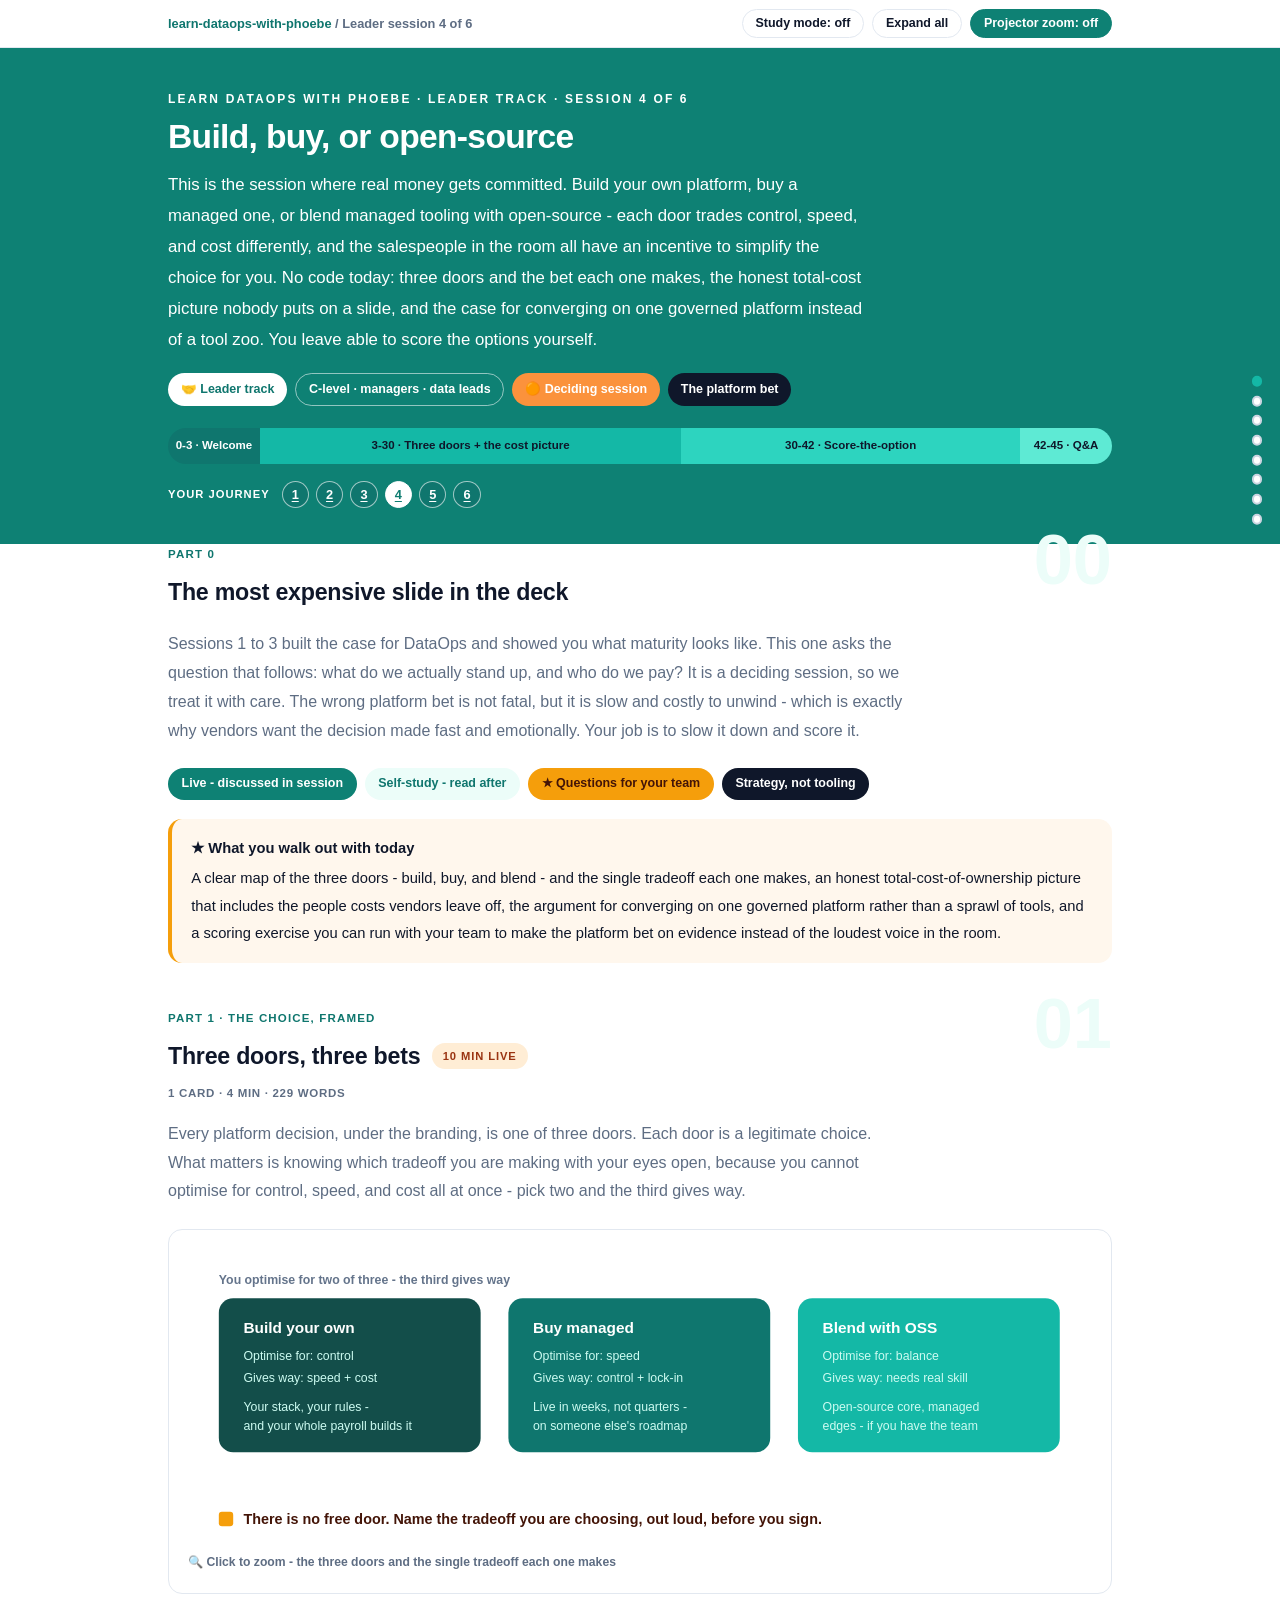
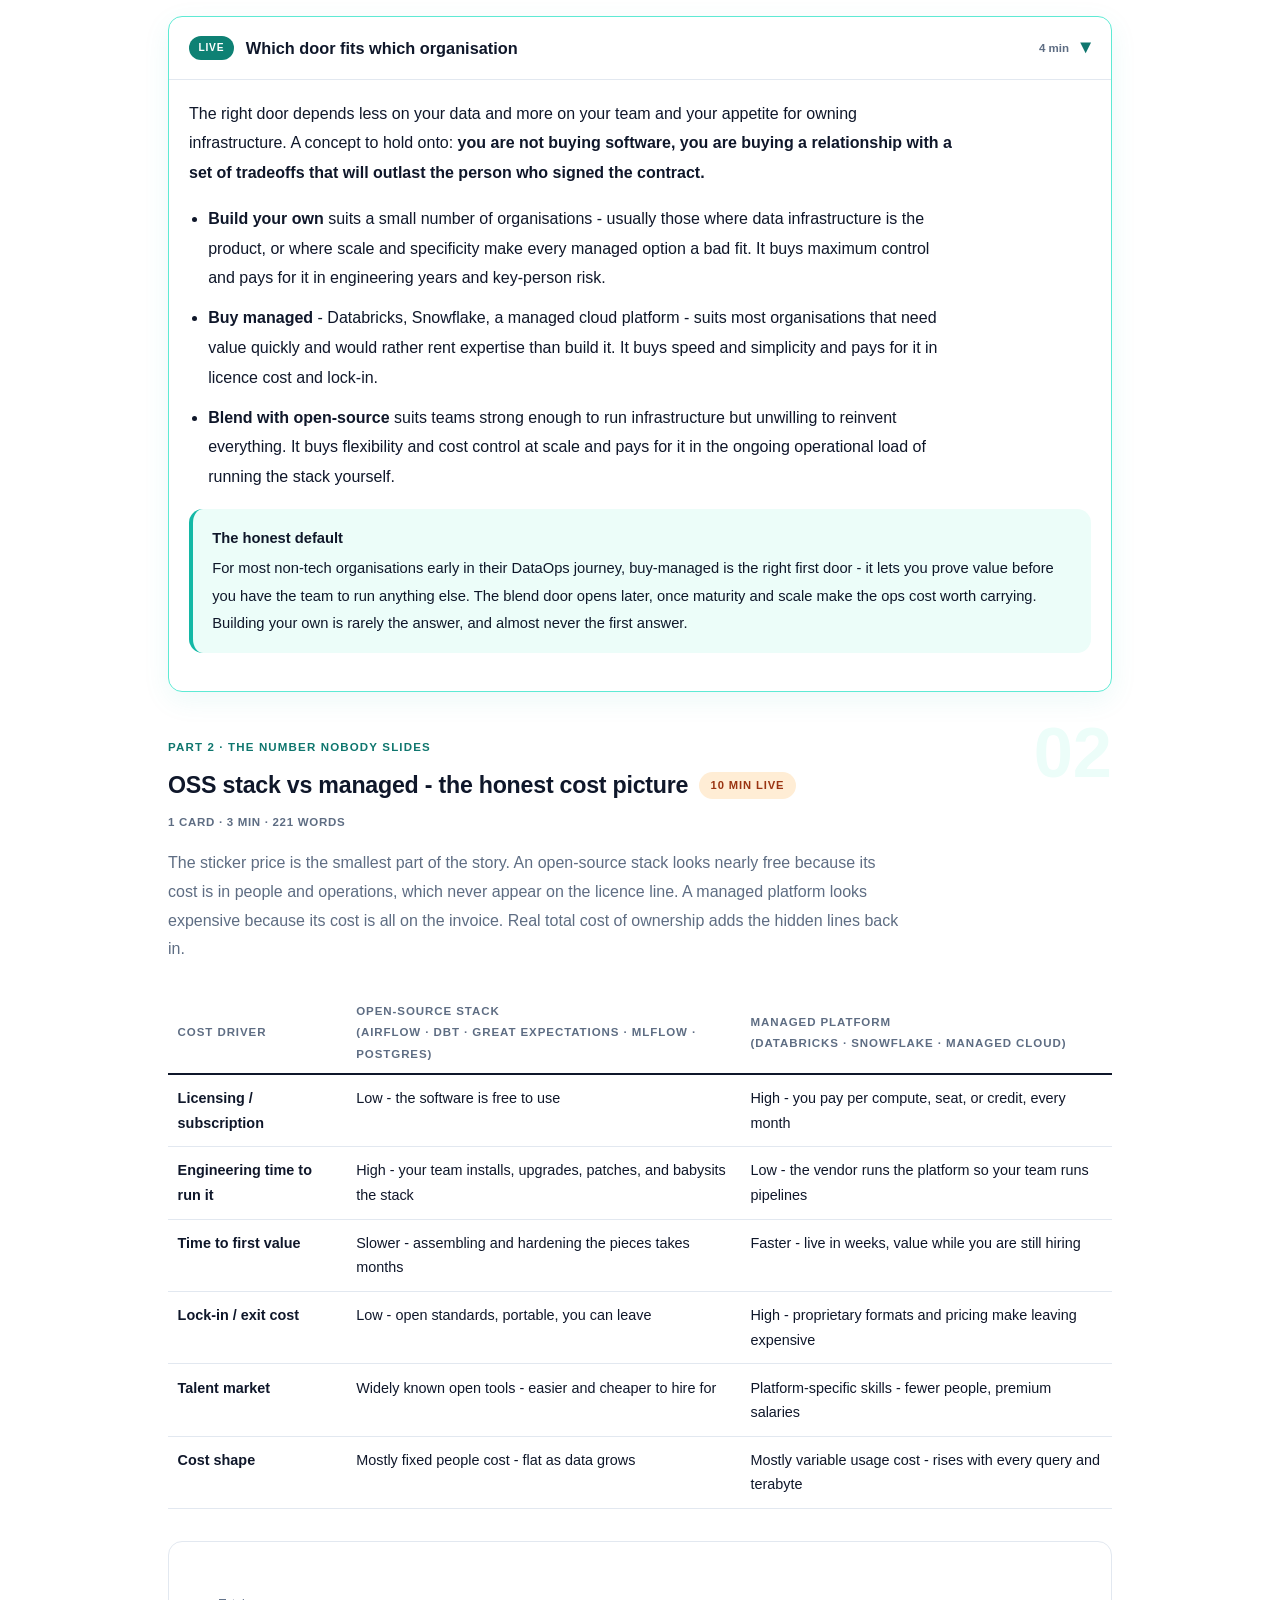
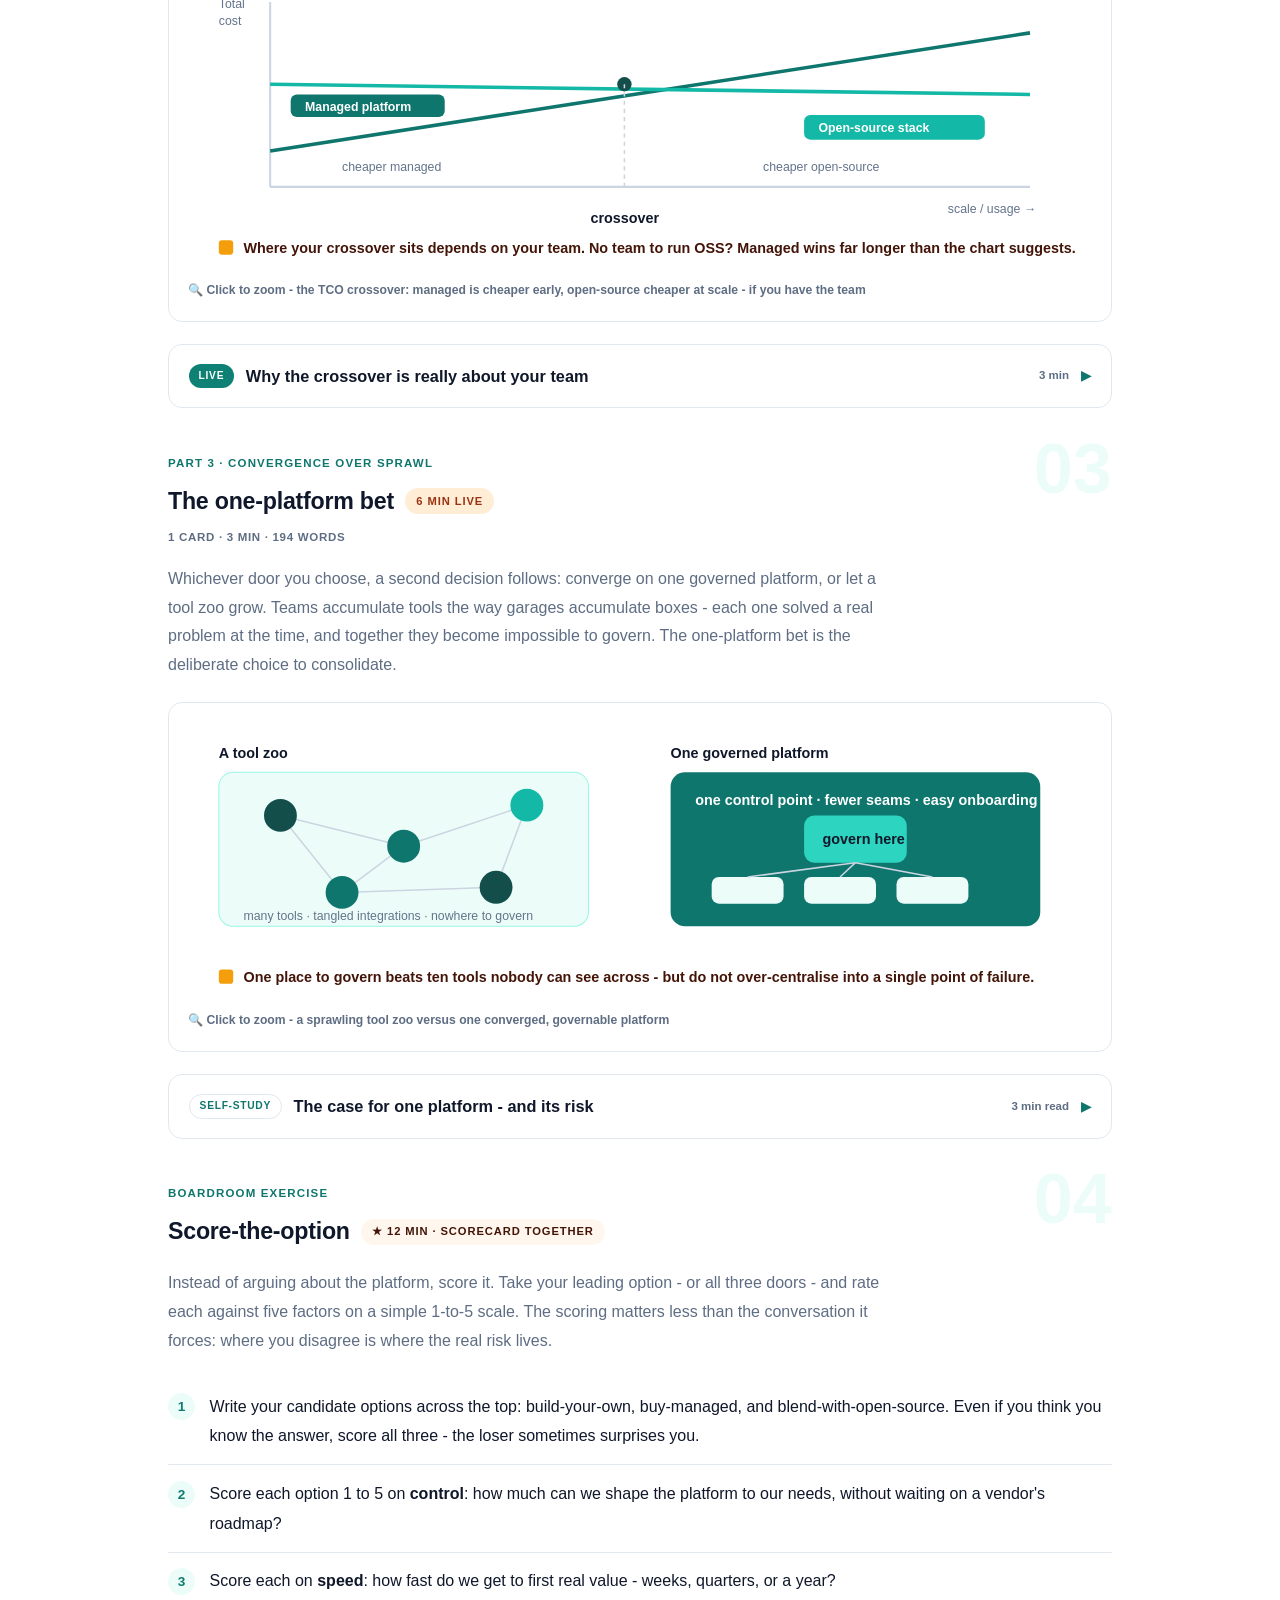
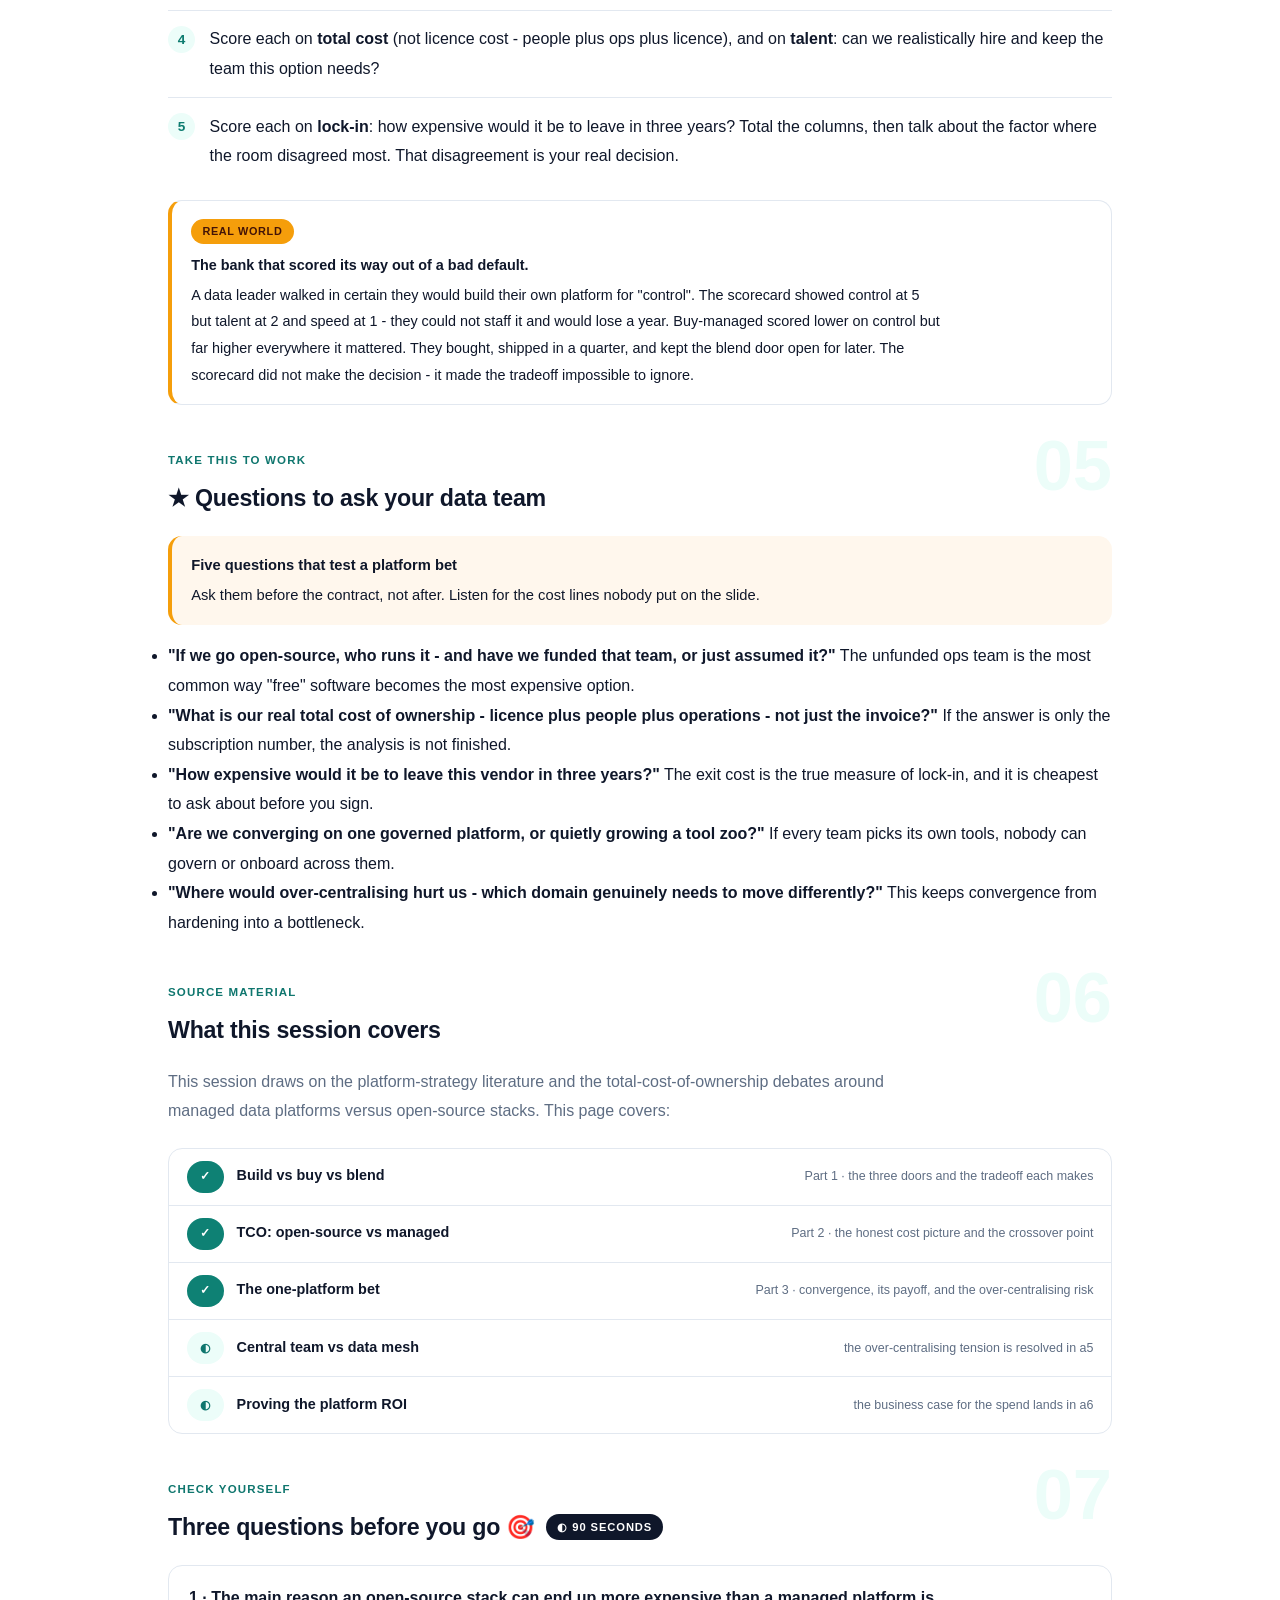
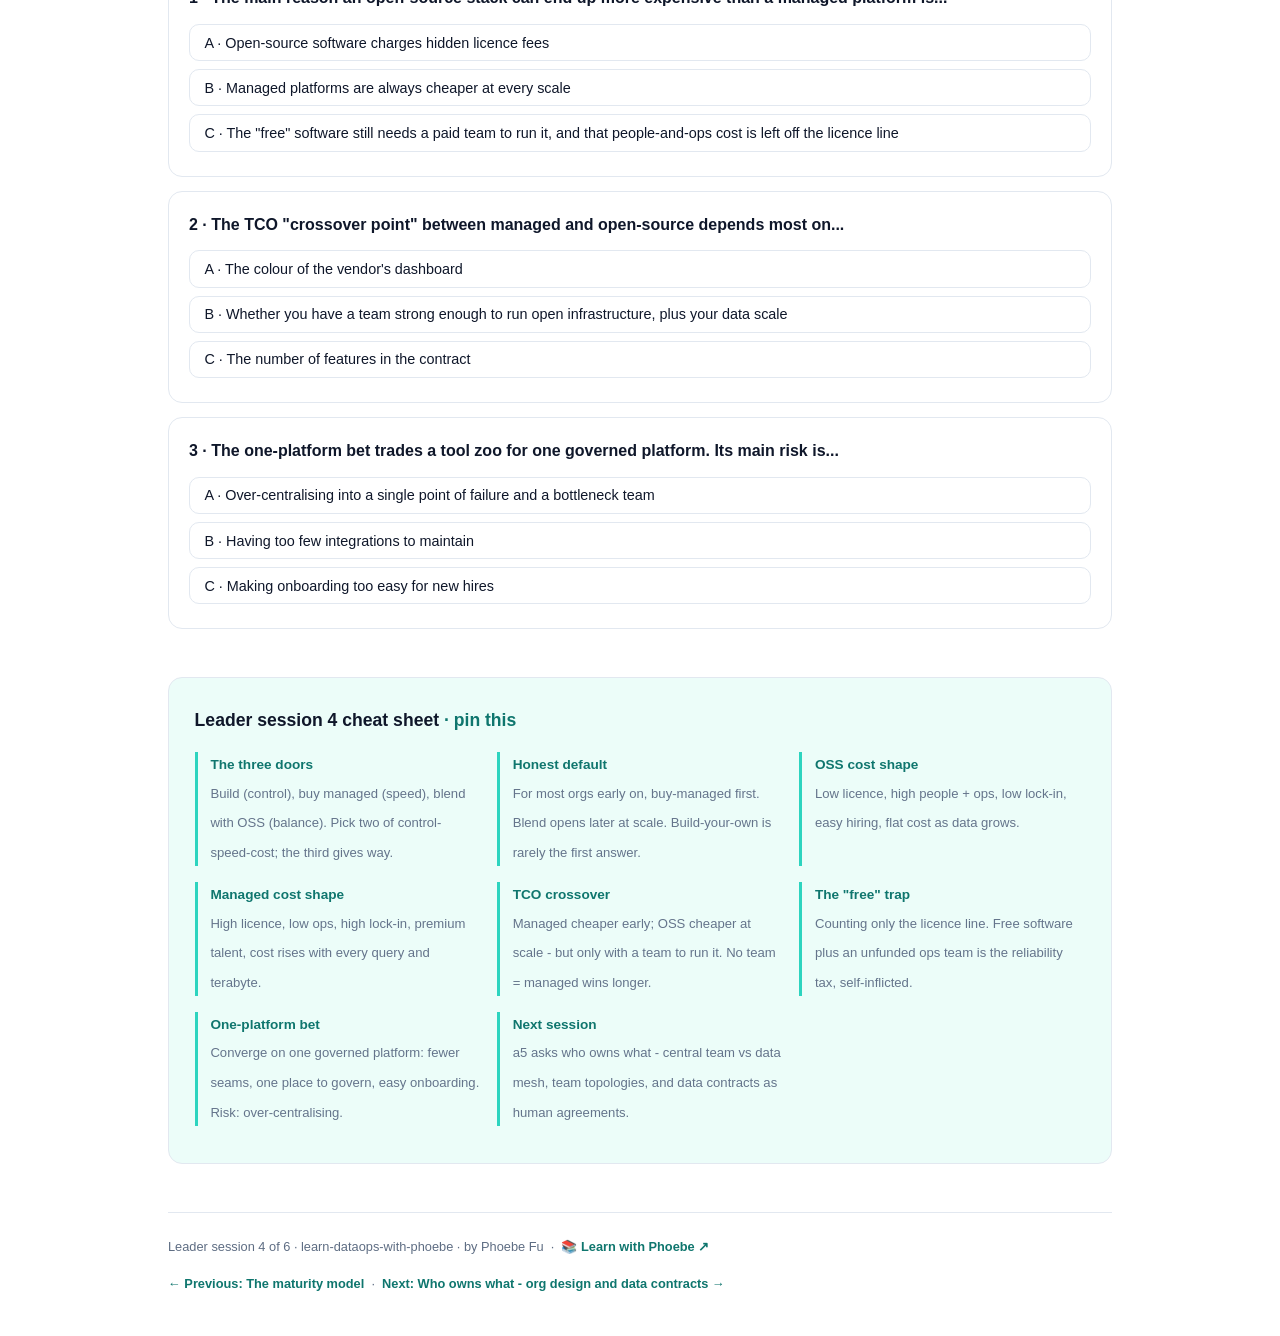
<file: courses/a4-build-buy-oss.html>
<!DOCTYPE html>
<html lang="en">
<head>
<meta charset="UTF-8">
<meta name="viewport" content="width=device-width, initial-scale=1.0">
<!-- social:start -->
<meta name="description" content="Leader session 4 of 6. Sessions 1 to 3 built the case for DataOps and showed you what maturity looks like. This one asks the question that follows: what do we actually stand up, and who do we pay? It...">
<meta property="og:type" content="article">
<meta property="og:site_name" content="Learn with Phoebe">
<meta property="og:title" content="Build, buy, or open-source - learn dataops with phoebe">
<meta property="og:description" content="Leader session 4 of 6. Sessions 1 to 3 built the case for DataOps and showed you what maturity looks like. This one asks the question that follows: what do we actually stand up, and who do we pay? It...">
<meta property="og:url" content="https://phoebefu6.github.io/learn-dataops-with-phoebe/courses/a4-build-buy-oss.html">
<meta property="og:image" content="https://phoebefu6.github.io/learn-dataops-with-phoebe/assets/og-cover.png">
<meta property="og:image:width" content="1200">
<meta property="og:image:height" content="630">
<meta name="twitter:card" content="summary_large_image">
<meta name="twitter:title" content="Build, buy, or open-source - learn dataops with phoebe">
<meta name="twitter:description" content="Leader session 4 of 6. Sessions 1 to 3 built the case for DataOps and showed you what maturity looks like. This one asks the question that follows: what do we actually stand up, and who do we pay? It...">
<meta name="twitter:image" content="https://phoebefu6.github.io/learn-dataops-with-phoebe/assets/og-cover.png">
<!-- social:end -->
<title>Leader session 4 · Build, buy, or open-source: the platform bet - learn dataops with phoebe</title>
<link rel="stylesheet" href="../assets/style.css?v=33">
</head>
<body>

<div class="toolbar">
  <div class="wrap">
    <span class="crumb"><a href="../index.html">learn-dataops-with-phoebe</a> / Leader session 4 of 6</span>
    <button class="btn" id="toggle-all" type="button">Expand all</button>
    <button class="btn primary" id="zoom-toggle" type="button">Projector zoom: off</button>
  </div>
</div>

<header class="masthead">
  <div class="wrap">
    <div class="eyebrow">Learn DataOps with Phoebe · Leader track · Session 4 of 6</div>
    <h1>Build, buy, or <span class="accent">open-source</span></h1>
    <p class="sub">This is the session where real money gets committed. Build your own platform, buy a managed one, or blend managed tooling with open-source - each door trades control, speed, and cost differently, and the salespeople in the room all have an incentive to simplify the choice for you. No code today: three doors and the bet each one makes, the honest total-cost picture nobody puts on a slide, and the case for converging on one governed platform instead of a tool zoo. You leave able to score the options yourself.</p>
    <div class="chip-row">
      <span class="chip level">🤝 Leader track</span>
      <span class="chip audience">C-level · managers · data leads</span>
      <span class="chip" style="background:#FB923C;color:#fff">🟠 Deciding session</span>
      <span class="chip time">The platform bet</span>
    </div>
    <div class="agenda">
      <span class="a1" style="flex:1">0-3 · Welcome</span>
      <span class="a2" style="flex:5">3-30 · Three doors + the cost picture</span>
      <span class="a3" style="flex:4">30-42 · Score-the-option</span>
      <span class="a4" style="flex:1">42-45 · Q&amp;A</span>
    </div>
  </div>
</header>

<main class="wrap">

  <!-- ============ INTRO ============ -->
  <section class="section" id="intro">
    <div class="section-kicker">
      <span class="klabel">Part 0</span>
      <h2>The most expensive slide in the deck</h2>
    </div>
    <p class="lede">Sessions 1 to 3 built the case for DataOps and showed you what maturity looks like. This one asks the question that follows: what do we actually stand up, and who do we pay? It is a deciding session, so we treat it with care. The wrong platform bet is not fatal, but it is slow and costly to unwind - which is exactly why vendors want the decision made fast and emotionally. Your job is to slow it down and score it.</p>
    <div class="legend">
      <span class="pill solid">Live - discussed in session</span>
      <span class="pill light">Self-study - read after</span>
      <span class="pill peach">★ Questions for your team</span>
      <span class="pill inkpill">Strategy, not tooling</span>
    </div>
    <div class="callout win">
      <strong>★ What you walk out with today</strong>
      A clear map of the three doors - build, buy, and blend - and the single tradeoff each one makes, an honest total-cost-of-ownership picture that includes the people costs vendors leave off, the argument for converging on one governed platform rather than a sprawl of tools, and a scoring exercise you can run with your team to make the platform bet on evidence instead of the loudest voice in the room.
    </div>
  </section>

  <!-- ============ PART 1: THREE DOORS ============ -->
  <section class="section" id="three-doors">
    <div class="section-kicker">
      <span class="klabel">Part 1 · the choice, framed</span>
      <h2>Three doors, three bets <span class="tag concept" style="background:#FFEDD5;color:#9A3412">10 min live</span></h2>
    </div>
    <p class="lede">Every platform decision, under the branding, is one of three doors. Each door is a legitimate choice. What matters is knowing which tradeoff you are making with your eyes open, because you cannot optimise for control, speed, and cost all at once - pick two and the third gives way.</p>

    <figure class="zoomable">
      <svg viewBox="0 0 880 285" xmlns="http://www.w3.org/2000/svg" role="img" aria-label="Three doors: build your own trades speed and cost for control; buy managed trades control for speed; blend with open-source balances all three but needs skill">
        <style>
          .a4drH { font: 700 15px Inter, sans-serif; fill: #FFFFFF; }
          .a4drX { font: 400 12px Inter, sans-serif; fill: #CCFBF1; }
          .a4drK { font: 700 12px Inter, sans-serif; fill: #64748B; }
          .a4drN { font: 600 14px Inter, sans-serif; fill: #431407; }
        </style>
        <text class="a4drK" x="30" y="34">You optimise for two of three - the third gives way</text>
        <rect x="30" y="48" width="255" height="150" rx="14" fill="#134E4A"/>
        <text class="a4drH" x="54" y="82">Build your own</text>
        <text class="a4drX" x="54" y="108">Optimise for: control</text>
        <text class="a4drX" x="54" y="130">Gives way: speed + cost</text>
        <text class="a4drX" x="54" y="158">Your stack, your rules -</text>
        <text class="a4drX" x="54" y="176">and your whole payroll builds it</text>
        <rect x="312" y="48" width="255" height="150" rx="14" fill="#0F766E"/>
        <text class="a4drH" x="336" y="82">Buy managed</text>
        <text class="a4drX" x="336" y="108">Optimise for: speed</text>
        <text class="a4drX" x="336" y="130">Gives way: control + lock-in</text>
        <text class="a4drX" x="336" y="158">Live in weeks, not quarters -</text>
        <text class="a4drX" x="336" y="176">on someone else's roadmap</text>
        <rect x="594" y="48" width="255" height="150" rx="14" fill="#14B8A6"/>
        <text class="a4drH" x="618" y="82">Blend with OSS</text>
        <text class="a4drX" x="618" y="108">Optimise for: balance</text>
        <text class="a4drX" x="618" y="130">Gives way: needs real skill</text>
        <text class="a4drX" x="618" y="158">Open-source core, managed</text>
        <text class="a4drX" x="618" y="176">edges - if you have the team</text>
        <rect x="30" y="256" width="14" height="14" rx="3" fill="#F59E0B"/>
        <text class="a4drN" x="54" y="268">There is no free door. Name the tradeoff you are choosing, out loud, before you sign.</text>
      </svg>
      <figcaption>🔍 Click to zoom - the three doors and the single tradeoff each one makes</figcaption>
    </figure>

    <details class="card" open>
      <summary><span class="mode live">Live</span>Which door fits which organisation<span class="mini">4 min</span><span class="caret">▶</span></summary>
      <div class="body">
        <p>The right door depends less on your data and more on your team and your appetite for owning infrastructure. A concept to hold onto: <strong>you are not buying software, you are buying a relationship with a set of tradeoffs that will outlast the person who signed the contract.</strong></p>
        <ul>
          <li><strong>Build your own</strong> suits a small number of organisations - usually those where data infrastructure is the product, or where scale and specificity make every managed option a bad fit. It buys maximum control and pays for it in engineering years and key-person risk.</li>
          <li><strong>Buy managed</strong> - Databricks, Snowflake, a managed cloud platform - suits most organisations that need value quickly and would rather rent expertise than build it. It buys speed and simplicity and pays for it in licence cost and lock-in.</li>
          <li><strong>Blend with open-source</strong> suits teams strong enough to run infrastructure but unwilling to reinvent everything. It buys flexibility and cost control at scale and pays for it in the ongoing operational load of running the stack yourself.</li>
        </ul>
        <div class="callout tip">
          <strong>The honest default</strong>
          For most non-tech organisations early in their DataOps journey, buy-managed is the right first door - it lets you prove value before you have the team to run anything else. The blend door opens later, once maturity and scale make the ops cost worth carrying. Building your own is rarely the answer, and almost never the first answer.
        </div>
      </div>
    </details>
  </section>

  <!-- ============ PART 2: THE COST PICTURE ============ -->
  <section class="section" id="cost-picture">
    <div class="section-kicker">
      <span class="klabel">Part 2 · the number nobody slides</span>
      <h2>OSS stack vs managed - the honest cost picture <span class="tag concept" style="background:#FFEDD5;color:#9A3412">10 min live</span></h2>
    </div>
    <p class="lede">The sticker price is the smallest part of the story. An open-source stack looks nearly free because its cost is in people and operations, which never appear on the licence line. A managed platform looks expensive because its cost is all on the invoice. Real total cost of ownership adds the hidden lines back in.</p>

    <table class="clean">
      <thead><tr><th>Cost driver</th><th>Open-source stack<br>(Airflow · dbt · Great Expectations · MLflow · Postgres)</th><th>Managed platform<br>(Databricks · Snowflake · managed cloud)</th></tr></thead>
      <tbody>
        <tr><td>Licensing / subscription</td><td>Low - the software is free to use</td><td>High - you pay per compute, seat, or credit, every month</td></tr>
        <tr><td>Engineering time to run it</td><td>High - your team installs, upgrades, patches, and babysits the stack</td><td>Low - the vendor runs the platform so your team runs pipelines</td></tr>
        <tr><td>Time to first value</td><td>Slower - assembling and hardening the pieces takes months</td><td>Faster - live in weeks, value while you are still hiring</td></tr>
        <tr><td>Lock-in / exit cost</td><td>Low - open standards, portable, you can leave</td><td>High - proprietary formats and pricing make leaving expensive</td></tr>
        <tr><td>Talent market</td><td>Widely known open tools - easier and cheaper to hire for</td><td>Platform-specific skills - fewer people, premium salaries</td></tr>
        <tr><td>Cost shape</td><td>Mostly fixed people cost - flat as data grows</td><td>Mostly variable usage cost - rises with every query and terabyte</td></tr>
      </tbody>
    </table>

    <figure class="zoomable">
      <svg viewBox="0 0 880 300" xmlns="http://www.w3.org/2000/svg" role="img" aria-label="Total cost over scale: managed platforms are cheaper early because they need no ops team, open-source stacks are cheaper at large scale where usage fees dominate, with a crossover point in between">
        <style>
          .a4tcT { font: 700 14px Inter, sans-serif; fill: #0F172A; }
          .a4tcX { font: 400 12px Inter, sans-serif; fill: #64748B; }
          .a4tcW { font: 700 12px Inter, sans-serif; fill: #FFFFFF; }
          .a4tcN { font: 600 14px Inter, sans-serif; fill: #431407; }
          .a4tcAx { stroke: #CBD5E1; stroke-width: 2; fill: none; }
        </style>
        <line class="a4tcAx" x1="80" y1="40" x2="80" y2="220"/>
        <line class="a4tcAx" x1="80" y1="220" x2="820" y2="220"/>
        <text class="a4tcX" x="30" y="46">Total</text>
        <text class="a4tcX" x="30" y="62">cost</text>
        <text class="a4tcX" x="740" y="245">scale / usage →</text>
        <path d="M80 185 L820 70" stroke="#0F766E" stroke-width="3.5" fill="none"/>
        <rect x="100" y="130" width="150" height="22" rx="6" fill="#0F766E"/>
        <text class="a4tcW" x="114" y="146">Managed platform</text>
        <path d="M80 120 L820 130" stroke="#14B8A6" stroke-width="3.5" fill="none"/>
        <rect x="600" y="150" width="176" height="24" rx="6" fill="#14B8A6"/>
        <text class="a4tcW" x="614" y="167">Open-source stack</text>
        <circle cx="425" cy="120" r="7" fill="#134E4A"/>
        <line x1="425" y1="120" x2="425" y2="220" stroke="#CBD5E1" stroke-width="1.5" stroke-dasharray="4 4"/>
        <text class="a4tcT" x="392" y="255">crossover</text>
        <text class="a4tcX" x="150" y="205">cheaper managed</text>
        <text class="a4tcX" x="560" y="205">cheaper open-source</text>
        <rect x="30" y="272" width="14" height="14" rx="3" fill="#F59E0B"/>
        <text class="a4tcN" x="54" y="284">Where your crossover sits depends on your team. No team to run OSS? Managed wins far longer than the chart suggests.</text>
      </svg>
      <figcaption>🔍 Click to zoom - the TCO crossover: managed is cheaper early, open-source cheaper at scale - if you have the team</figcaption>
    </figure>

    <details class="card">
      <summary><span class="mode live">Live</span>Why the crossover is really about your team<span class="mini">3 min</span><span class="caret">▶</span></summary>
      <div class="body">
        <p>The crossover point is not a fixed law of physics - it moves with your organisation. The single biggest lever is whether you already have, or can hire and keep, a team capable of running open infrastructure well.</p>
        <ul>
          <li><strong>Strong platform team, large data volumes:</strong> the crossover comes early. Usage fees on a managed platform grow with every terabyte, while your OSS people cost stays roughly flat. At scale, open-source wins clearly.</li>
          <li><strong>No dedicated platform team:</strong> the crossover may never arrive. The "free" software still needs paid humans to run it, and if those humans are firefighting the stack instead of shipping value, managed was cheaper all along.</li>
          <li><strong>The trap:</strong> counting only the licence line. Leaders adopt open-source to save money, forget to fund the operations, and end up with a fragile stack and a burned-out team - the reliability tax from session 1, self-inflicted.</li>
        </ul>
        <div class="callout example">
          <span class="ex-pill">Real world</span>
          <p><strong>The startup that went "free" and paid double.</strong> A mid-size firm ripped out its managed warehouse to run open-source and cut the invoice in half - then quietly hired three platform engineers to keep it standing and lost two quarters of roadmap to the migration. The licence line fell; total cost rose. Open-source is only cheaper when the team to run it is a decision you make on purpose, not a cost you discover afterwards.</p>
        </div>
      </div>
    </details>
  </section>

  <!-- ============ PART 3: THE ONE-PLATFORM BET ============ -->
  <section class="section" id="one-platform">
    <div class="section-kicker">
      <span class="klabel">Part 3 · convergence over sprawl</span>
      <h2>The one-platform bet <span class="tag concept" style="background:#FFEDD5;color:#9A3412">6 min live</span></h2>
    </div>
    <p class="lede">Whichever door you choose, a second decision follows: converge on one governed platform, or let a tool zoo grow. Teams accumulate tools the way garages accumulate boxes - each one solved a real problem at the time, and together they become impossible to govern. The one-platform bet is the deliberate choice to consolidate.</p>

    <figure class="zoomable">
      <svg viewBox="0 0 880 270" xmlns="http://www.w3.org/2000/svg" role="img" aria-label="A tool zoo of many disconnected tools with tangled integrations on the left, versus one converged governed platform with a single control point on the right">
        <style>
          .a4opT { font: 700 14px Inter, sans-serif; fill: #0F172A; }
          .a4opH { font: 700 14px Inter, sans-serif; fill: #FFFFFF; }
          .a4opX { font: 400 12px Inter, sans-serif; fill: #64748B; }
          .a4opN { font: 600 14px Inter, sans-serif; fill: #431407; }
          .a4opLn { stroke: #CBD5E1; stroke-width: 1.5; fill: none; }
        </style>
        <text class="a4opT" x="30" y="34">A tool zoo</text>
        <rect x="30" y="48" width="360" height="150" rx="14" fill="#ECFDF9" stroke="#99F6E4"/>
        <line class="a4opLn" x1="90" y1="90" x2="210" y2="120"/>
        <line class="a4opLn" x1="210" y1="120" x2="330" y2="80"/>
        <line class="a4opLn" x1="90" y1="90" x2="150" y2="165"/>
        <line class="a4opLn" x1="150" y1="165" x2="300" y2="160"/>
        <line class="a4opLn" x1="330" y1="80" x2="300" y2="160"/>
        <line class="a4opLn" x1="210" y1="120" x2="150" y2="165"/>
        <circle cx="90" cy="90" r="16" fill="#134E4A"/>
        <circle cx="210" cy="120" r="16" fill="#0F766E"/>
        <circle cx="330" cy="80" r="16" fill="#14B8A6"/>
        <circle cx="150" cy="165" r="16" fill="#0F766E"/>
        <circle cx="300" cy="160" r="16" fill="#134E4A"/>
        <text class="a4opX" x="54" y="192">many tools · tangled integrations · nowhere to govern</text>
        <text class="a4opT" x="470" y="34">One governed platform</text>
        <rect x="470" y="48" width="360" height="150" rx="14" fill="#0F766E"/>
        <rect x="600" y="90" width="100" height="46" rx="10" fill="#2DD4BF"/>
        <text class="a4opT" x="618" y="118">govern here</text>
        <rect x="510" y="150" width="70" height="26" rx="7" fill="#ECFDF9"/>
        <rect x="600" y="150" width="70" height="26" rx="7" fill="#ECFDF9"/>
        <rect x="690" y="150" width="70" height="26" rx="7" fill="#ECFDF9"/>
        <line class="a4opLn" x1="545" y1="150" x2="650" y2="136" stroke="#CCFBF1"/>
        <line class="a4opLn" x1="635" y1="150" x2="650" y2="136" stroke="#CCFBF1"/>
        <line class="a4opLn" x1="725" y1="150" x2="650" y2="136" stroke="#CCFBF1"/>
        <text class="a4opH" x="494" y="80" font-size="13">one control point · fewer seams · easy onboarding</text>
        <rect x="30" y="240" width="14" height="14" rx="3" fill="#F59E0B"/>
        <text class="a4opN" x="54" y="252">One place to govern beats ten tools nobody can see across - but do not over-centralise into a single point of failure.</text>
      </svg>
      <figcaption>🔍 Click to zoom - a sprawling tool zoo versus one converged, governable platform</figcaption>
    </figure>

    <details class="card">
      <summary><span class="mode self">Self-study</span>The case for one platform - and its risk<span class="mini">3 min read</span><span class="caret">▶</span></summary>
      <div class="body">
        <p>Converging on one governed platform - one orchestration shell where pipelines run, quality is checked, and access is controlled - pays off in three ways that compound:</p>
        <ul>
          <li><strong>Fewer integrations to maintain.</strong> Every tool-to-tool seam is a place data breaks and someone has to fix. Consolidation removes seams, and removed seams cannot fail.</li>
          <li><strong>One place to govern.</strong> Access control, lineage, quality gates, and audit are enforceable when there is a single control point. In a tool zoo, governance is a policy nobody can actually see across.</li>
          <li><strong>Easier onboarding.</strong> A new hire learns one platform, not seven half-documented tools that each live in a different person's head - which is the resilience-to-turnover argument from session 1.</li>
        </ul>
        <div class="callout tip">
          <strong>The risk: over-centralising</strong>
          Convergence has a failure mode of its own. Push everything through one platform and you create a single point of failure, a bottleneck team, and a monoculture that struggles when a domain has a genuinely different need. The goal is one <em>governed</em> platform with room for domains to move - not one rigid platform that forces every team through the same narrow gate. Session 5 picks up exactly this tension when we get to central-team versus data-mesh.
        </div>
      </div>
    </details>
  </section>

  <!-- ============ EXERCISE ============ -->
  <section class="section" id="exercise-live">
    <div class="section-kicker">
      <span class="klabel">Boardroom exercise</span>
      <h2>Score-the-option <span class="tag demo">★ 12 min · scorecard together</span></h2>
    </div>
    <p class="lede">Instead of arguing about the platform, score it. Take your leading option - or all three doors - and rate each against five factors on a simple 1-to-5 scale. The scoring matters less than the conversation it forces: where you disagree is where the real risk lives.</p>

    <div class="steps">
      <div class="step"><p>Write your candidate options across the top: build-your-own, buy-managed, and blend-with-open-source. Even if you think you know the answer, score all three - the loser sometimes surprises you.</p></div>
      <div class="step"><p>Score each option 1 to 5 on <strong>control</strong>: how much can we shape the platform to our needs, without waiting on a vendor's roadmap?</p></div>
      <div class="step"><p>Score each on <strong>speed</strong>: how fast do we get to first real value - weeks, quarters, or a year?</p></div>
      <div class="step"><p>Score each on <strong>total cost</strong> (not licence cost - people plus ops plus licence), and on <strong>talent</strong>: can we realistically hire and keep the team this option needs?</p></div>
      <div class="step"><p>Score each on <strong>lock-in</strong>: how expensive would it be to leave in three years? Total the columns, then talk about the factor where the room disagreed most. That disagreement is your real decision.</p></div>
    </div>

    <div class="callout example">
      <span class="ex-pill">Real world</span>
      <p><strong>The bank that scored its way out of a bad default.</strong> A data leader walked in certain they would build their own platform for "control". The scorecard showed control at 5 but talent at 2 and speed at 1 - they could not staff it and would lose a year. Buy-managed scored lower on control but far higher everywhere it mattered. They bought, shipped in a quarter, and kept the blend door open for later. The scorecard did not make the decision - it made the tradeoff impossible to ignore.</p>
    </div>
  </section>

  <!-- ============ QUESTIONS ============ -->
  <section class="section" id="questions">
    <div class="section-kicker">
      <span class="klabel">Take this to work</span>
      <h2>★ Questions to ask your data team</h2>
    </div>
    <div class="callout win">
      <strong>Five questions that test a platform bet</strong>
      Ask them before the contract, not after. Listen for the cost lines nobody put on the slide.
    </div>
    <ul>
      <li><strong>"If we go open-source, who runs it - and have we funded that team, or just assumed it?"</strong> The unfunded ops team is the most common way "free" software becomes the most expensive option.</li>
      <li><strong>"What is our real total cost of ownership - licence plus people plus operations - not just the invoice?"</strong> If the answer is only the subscription number, the analysis is not finished.</li>
      <li><strong>"How expensive would it be to leave this vendor in three years?"</strong> The exit cost is the true measure of lock-in, and it is cheapest to ask about before you sign.</li>
      <li><strong>"Are we converging on one governed platform, or quietly growing a tool zoo?"</strong> If every team picks its own tools, nobody can govern or onboard across them.</li>
      <li><strong>"Where would over-centralising hurt us - which domain genuinely needs to move differently?"</strong> This keeps convergence from hardening into a bottleneck.</li>
    </ul>
  </section>

  <!-- ============ SOURCES ============ -->
  <section class="section" id="official">
    <div class="section-kicker">
      <span class="klabel">Source material</span>
      <h2>What this session covers</h2>
    </div>
    <p class="lede">This session draws on the platform-strategy literature and the total-cost-of-ownership debates around managed data platforms versus open-source stacks. This page covers:</p>
    <div class="covered">
      <div class="covered-row"><span class="status pill solid">✓</span><span class="name">Build vs buy vs blend</span><span class="note">Part 1 · the three doors and the tradeoff each makes</span></div>
      <div class="covered-row"><span class="status pill solid">✓</span><span class="name">TCO: open-source vs managed</span><span class="note">Part 2 · the honest cost picture and the crossover point</span></div>
      <div class="covered-row"><span class="status pill solid">✓</span><span class="name">The one-platform bet</span><span class="note">Part 3 · convergence, its payoff, and the over-centralising risk</span></div>
      <div class="covered-row"><span class="status pill light">◐</span><span class="name">Central team vs data mesh</span><span class="note">the over-centralising tension is resolved in a5</span></div>
      <div class="covered-row"><span class="status pill light">◐</span><span class="name">Proving the platform ROI</span><span class="note">the business case for the spend lands in a6</span></div>
    </div>
  </section>

  <!-- ============ QUIZ ============ -->
  <section class="section" id="quiz">
    <div class="section-kicker">
      <span class="klabel">Check yourself</span>
      <h2>Three questions before you go 🎯 <span class="tag exercise">◐ 90 seconds</span></h2>
    </div>
    <div class="quiz-q" data-answer="2">
      <p class="qtext">1 · The main reason an open-source stack can end up more expensive than a managed platform is...</p>
      <button class="qopt" type="button">A · Open-source software charges hidden licence fees</button>
      <button class="qopt" type="button">B · Managed platforms are always cheaper at every scale</button>
      <button class="qopt" type="button">C · The "free" software still needs a paid team to run it, and that people-and-ops cost is left off the licence line</button>
      <p class="qwhy">Open-source moves cost from the invoice to your payroll. If the team to run it is not funded on purpose, total cost of ownership can exceed managed - especially without scale.</p>
    </div>
    <div class="quiz-q" data-answer="1">
      <p class="qtext">2 · The TCO "crossover point" between managed and open-source depends most on...</p>
      <button class="qopt" type="button">A · The colour of the vendor's dashboard</button>
      <button class="qopt" type="button">B · Whether you have a team strong enough to run open infrastructure, plus your data scale</button>
      <button class="qopt" type="button">C · The number of features in the contract</button>
      <p class="qwhy">Managed is usually cheaper early; open-source can win at large scale where usage fees dominate - but only if a capable platform team exists to run it. No team, no crossover.</p>
    </div>
    <div class="quiz-q" data-answer="0">
      <p class="qtext">3 · The one-platform bet trades a tool zoo for one governed platform. Its main risk is...</p>
      <button class="qopt" type="button">A · Over-centralising into a single point of failure and a bottleneck team</button>
      <button class="qopt" type="button">B · Having too few integrations to maintain</button>
      <button class="qopt" type="button">C · Making onboarding too easy for new hires</button>
      <p class="qwhy">Convergence gives fewer seams and one place to govern, but pushed too far it creates a rigid bottleneck. The aim is one governed platform with room for domains to move.</p>
    </div>
    <p class="quiz-score"></p>
  </section>

  <!-- ============ CHEAT SHEET ============ -->
  <section class="cheat" id="cheatsheet">
    <h3>Leader session 4 cheat sheet <span>· pin this</span></h3>
    <div class="grid-2">
      <div class="cheat-item"><b>The three doors</b><span>Build (control), buy managed (speed), blend with OSS (balance). Pick two of control-speed-cost; the third gives way.</span></div>
      <div class="cheat-item"><b>Honest default</b><span>For most orgs early on, buy-managed first. Blend opens later at scale. Build-your-own is rarely the first answer.</span></div>
      <div class="cheat-item"><b>OSS cost shape</b><span>Low licence, high people + ops, low lock-in, easy hiring, flat cost as data grows.</span></div>
      <div class="cheat-item"><b>Managed cost shape</b><span>High licence, low ops, high lock-in, premium talent, cost rises with every query and terabyte.</span></div>
      <div class="cheat-item"><b>TCO crossover</b><span>Managed cheaper early; OSS cheaper at scale - but only with a team to run it. No team = managed wins longer.</span></div>
      <div class="cheat-item"><b>The "free" trap</b><span>Counting only the licence line. Free software plus an unfunded ops team is the reliability tax, self-inflicted.</span></div>
      <div class="cheat-item"><b>One-platform bet</b><span>Converge on one governed platform: fewer seams, one place to govern, easy onboarding. Risk: over-centralising.</span></div>
      <div class="cheat-item"><b>Next session</b><span>a5 asks who owns what - central team vs data mesh, team topologies, and data contracts as human agreements.</span></div>
    </div>
  </section>

  <footer class="pagefoot">
    <span>Leader session 4 of 6 · learn-dataops-with-phoebe · by Phoebe Fu &nbsp;·&nbsp; 📚 <a href="https://phoebefu6.github.io/learn-with-phoebe/">Learn with Phoebe ↗</a></span>
    <span><a href="a3-maturity-model.html">← Previous: The maturity model</a> &nbsp;·&nbsp; <a href="a5-org-and-culture.html">Next: Who owns what - org design and data contracts →</a></span>
  </footer>

</main>

<script src="../assets/app.js?v=31"></script>
</body>
</html>
</file>
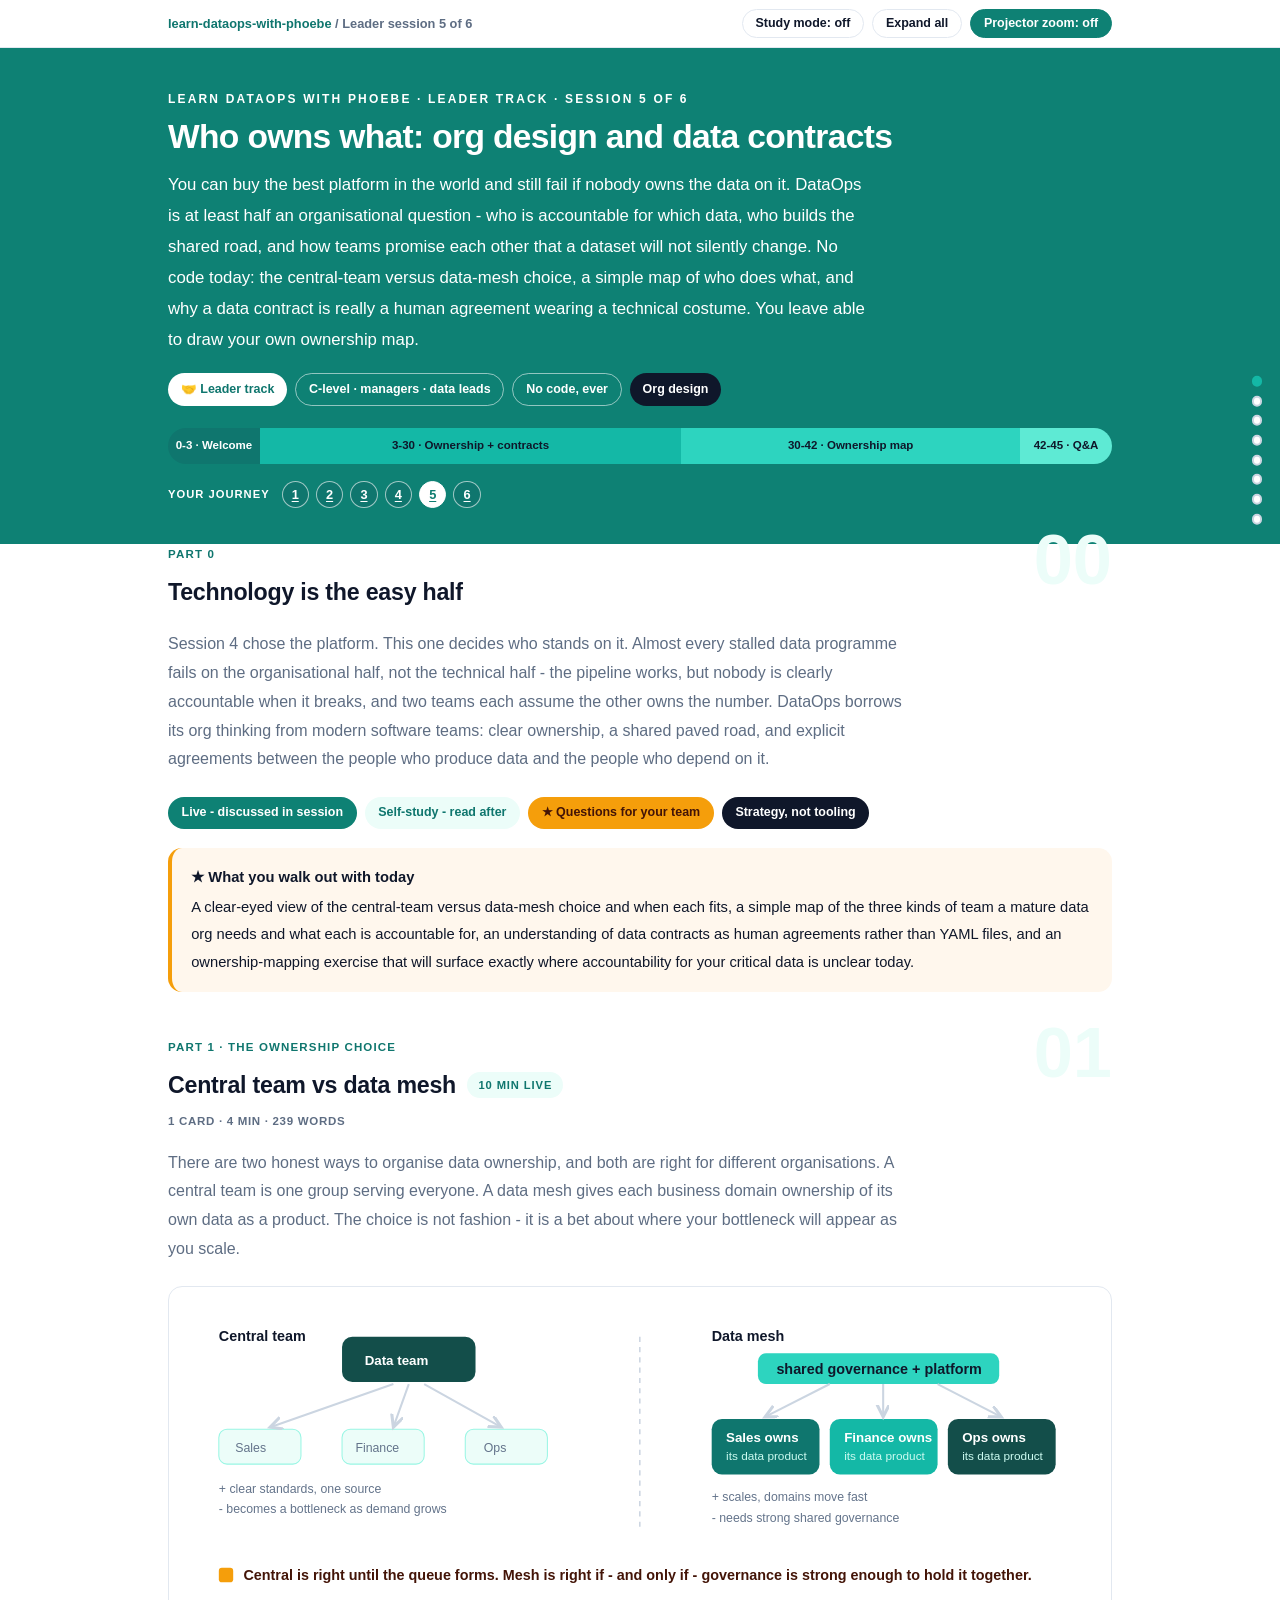
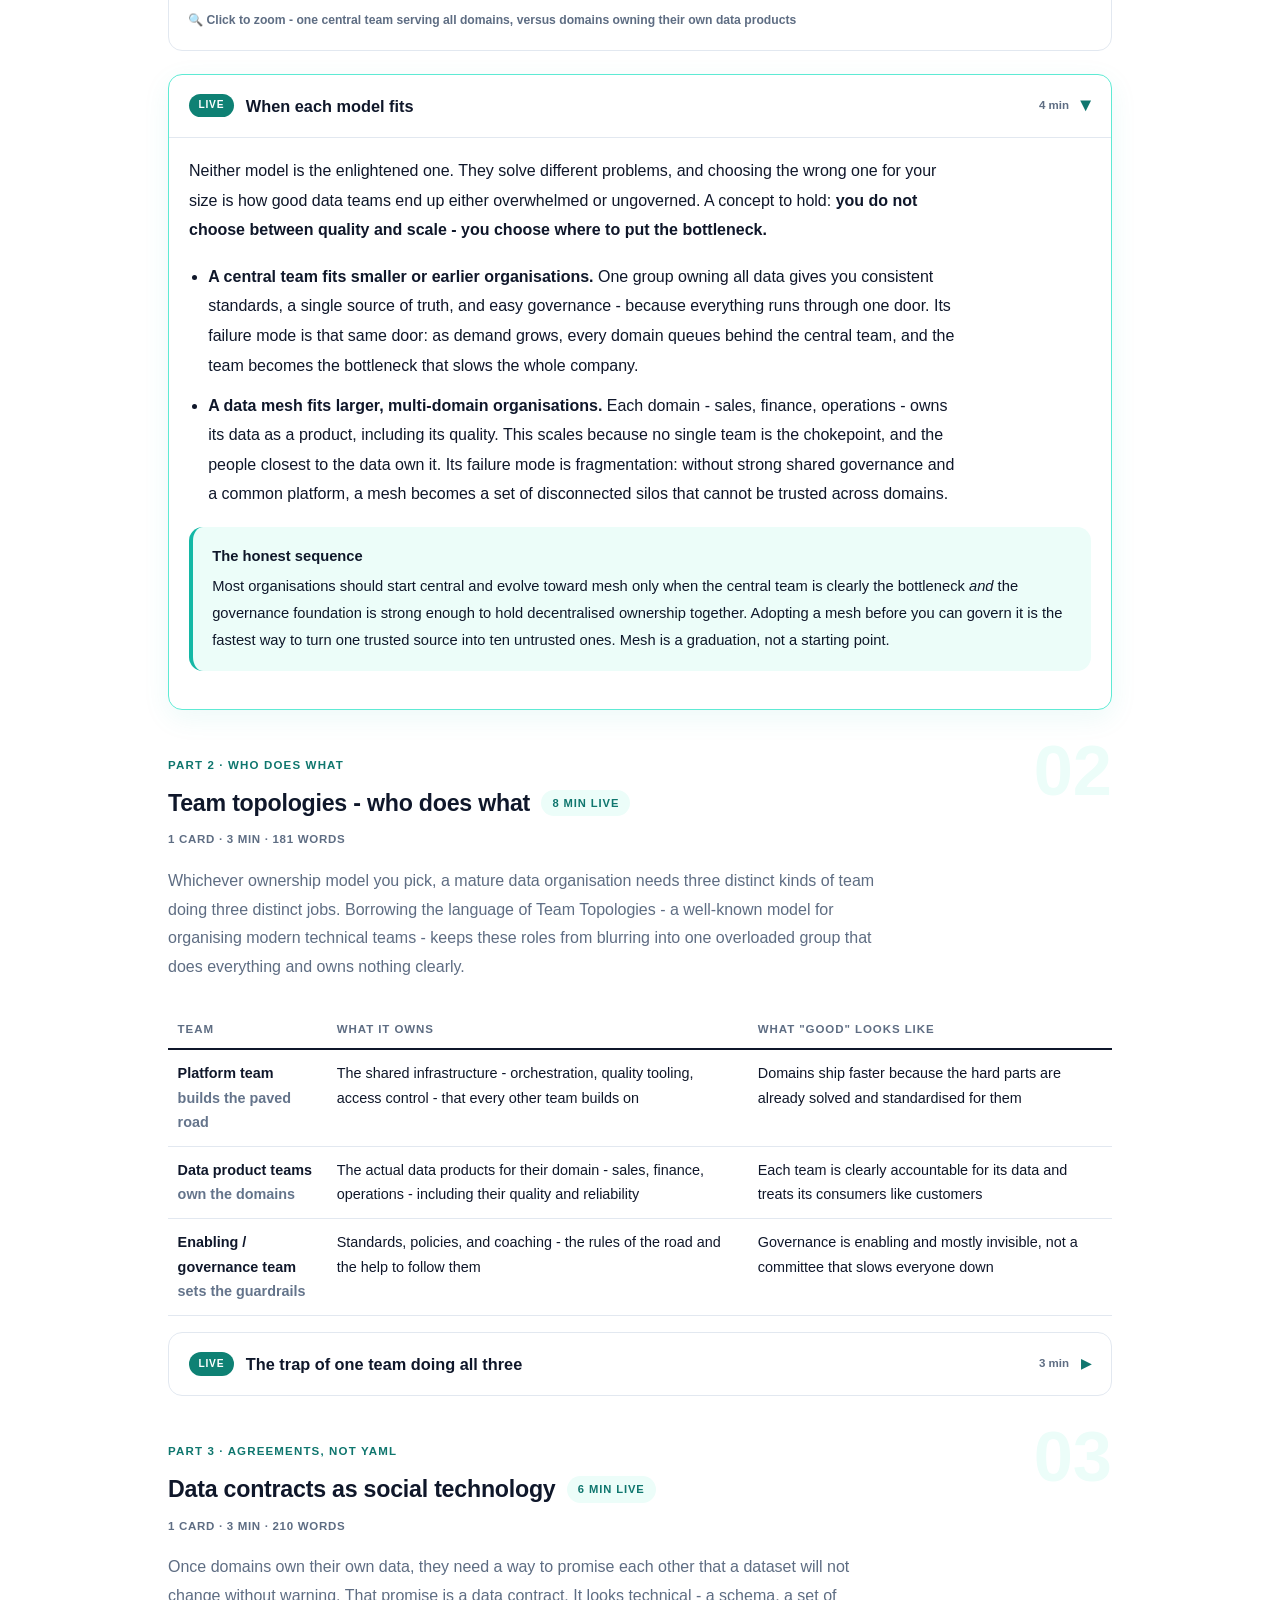
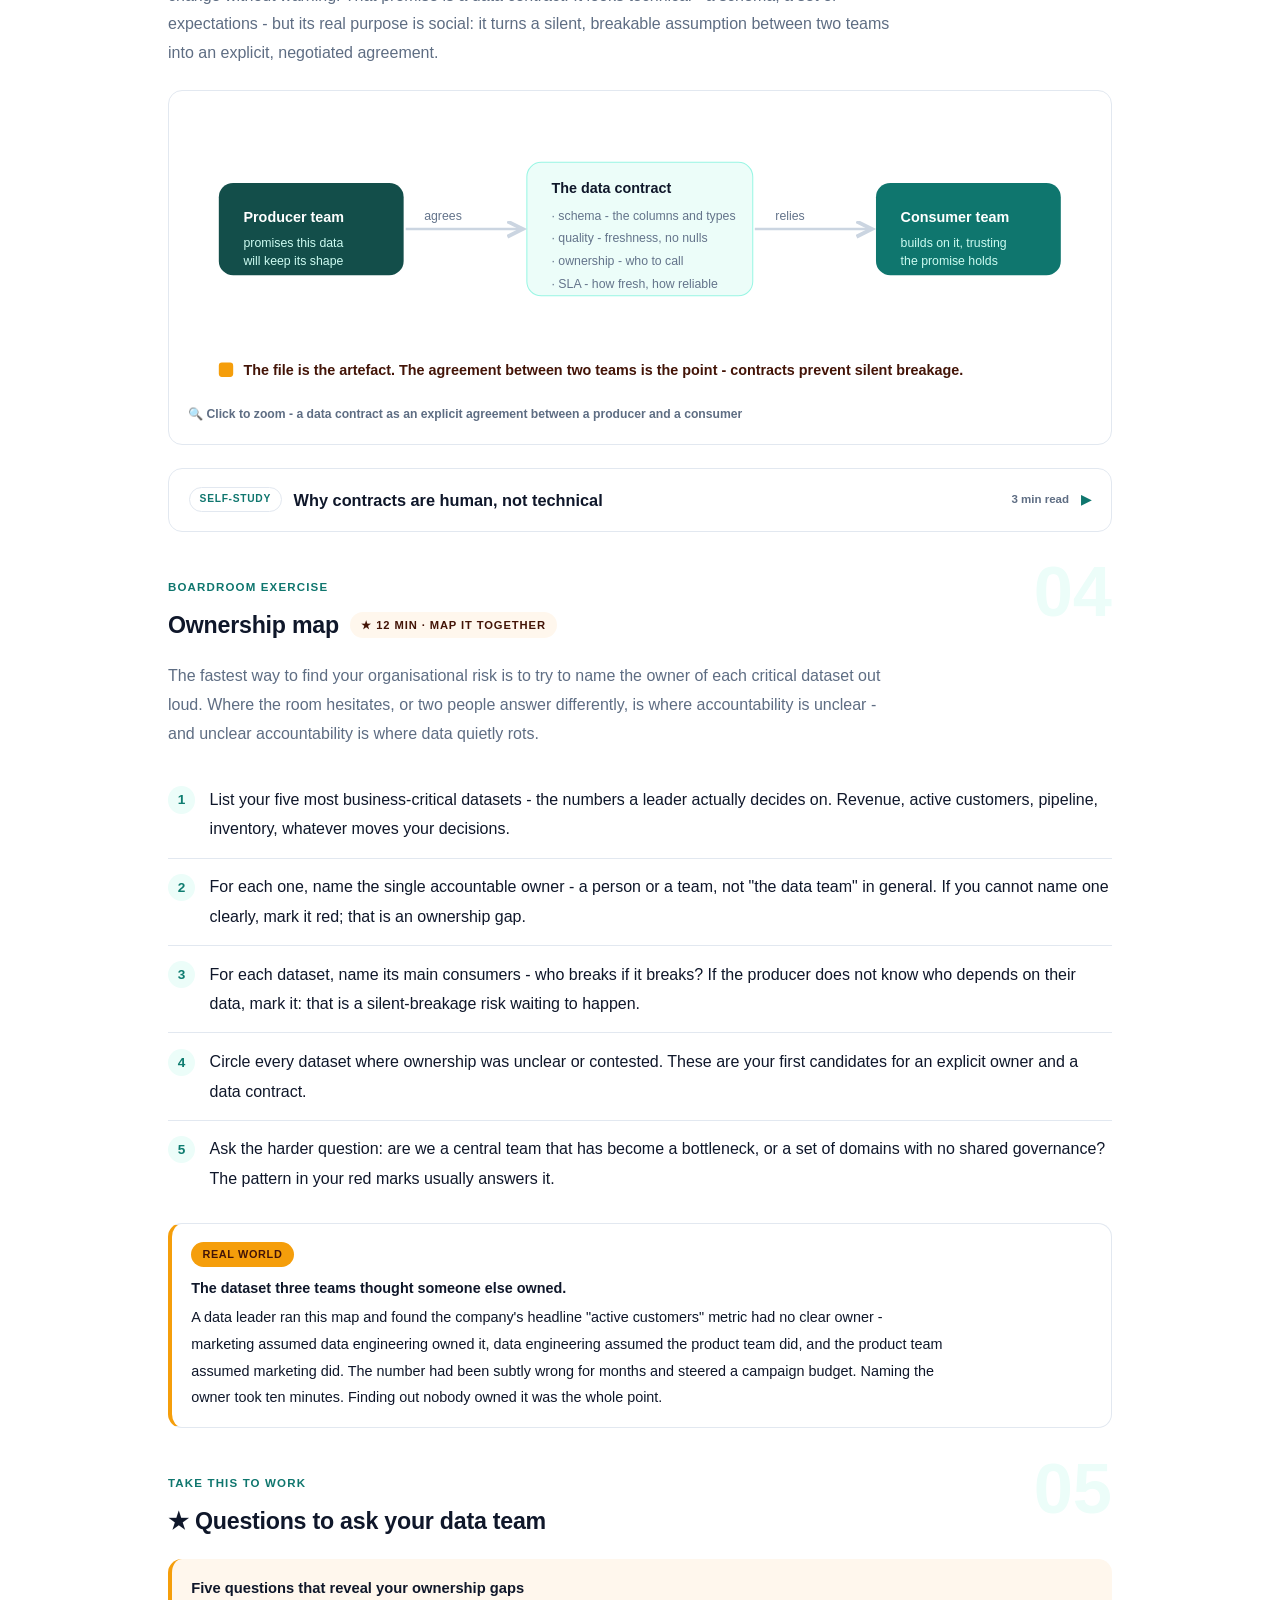
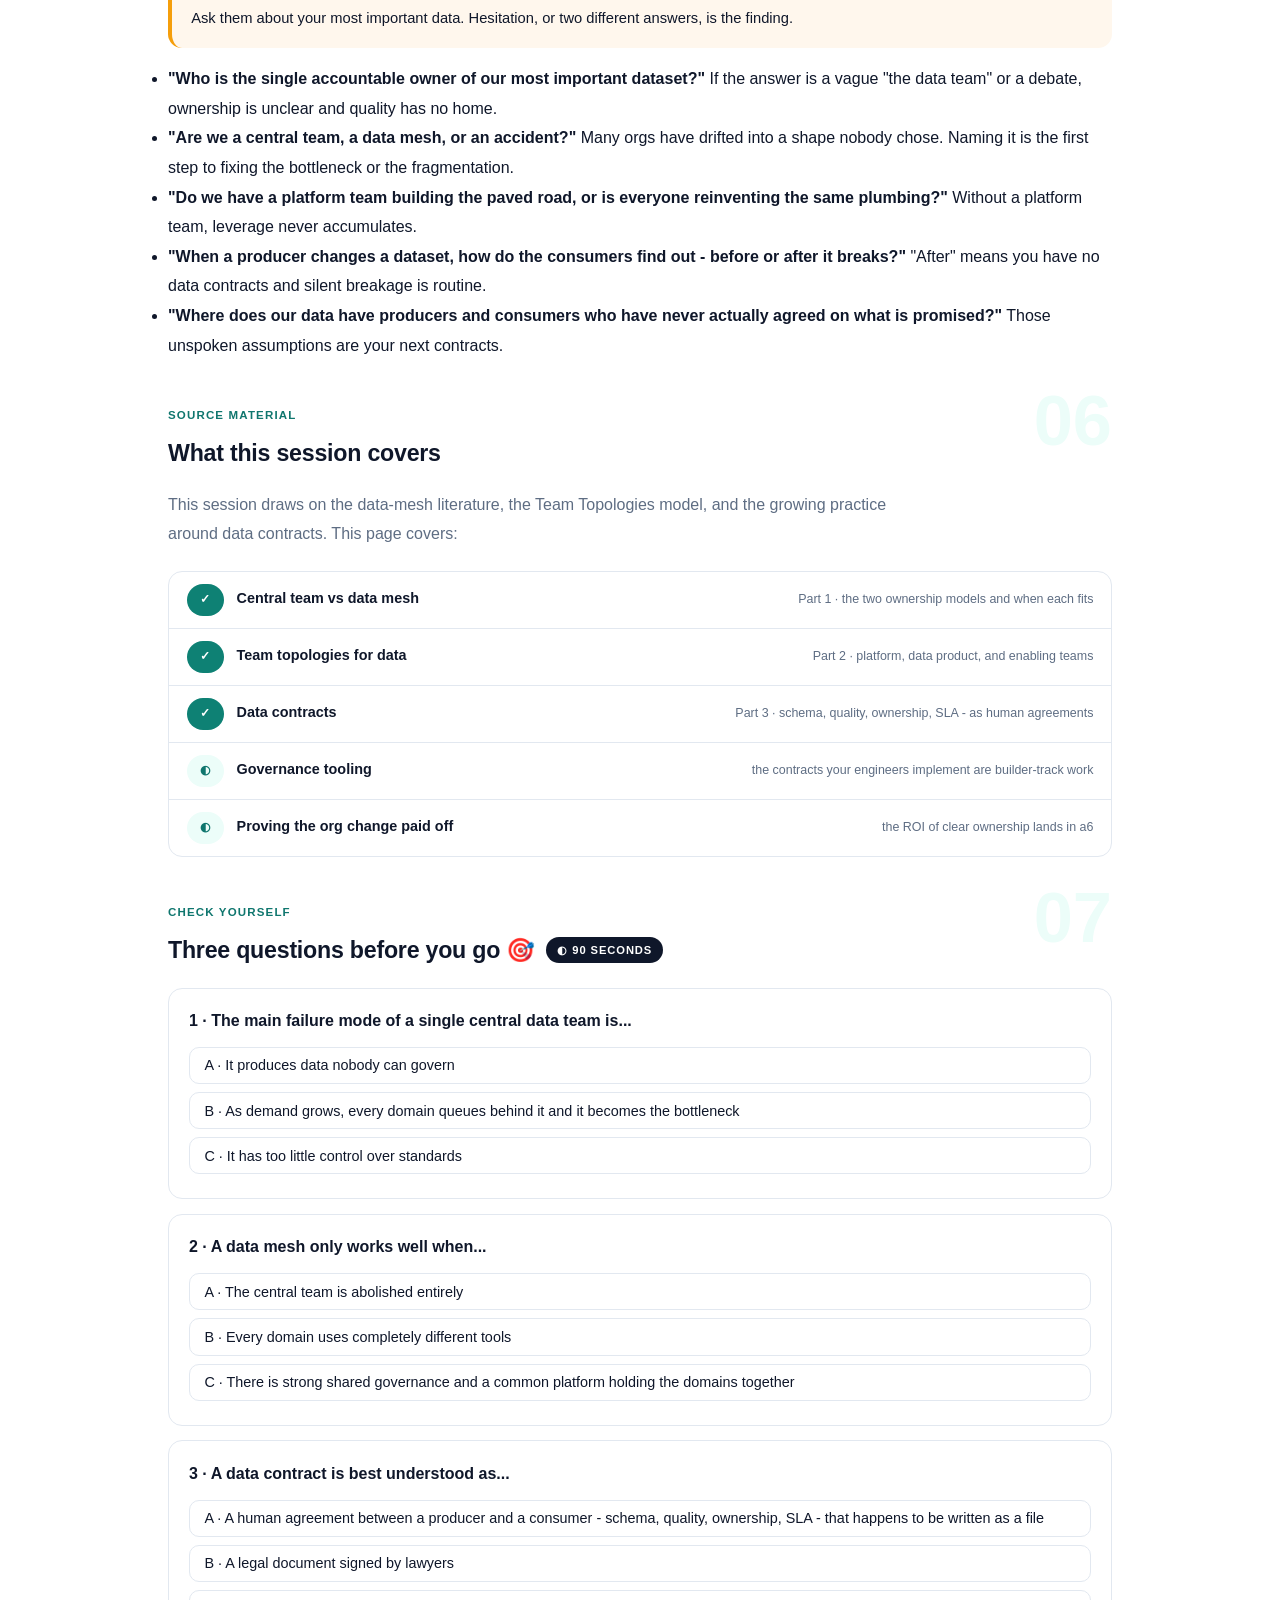
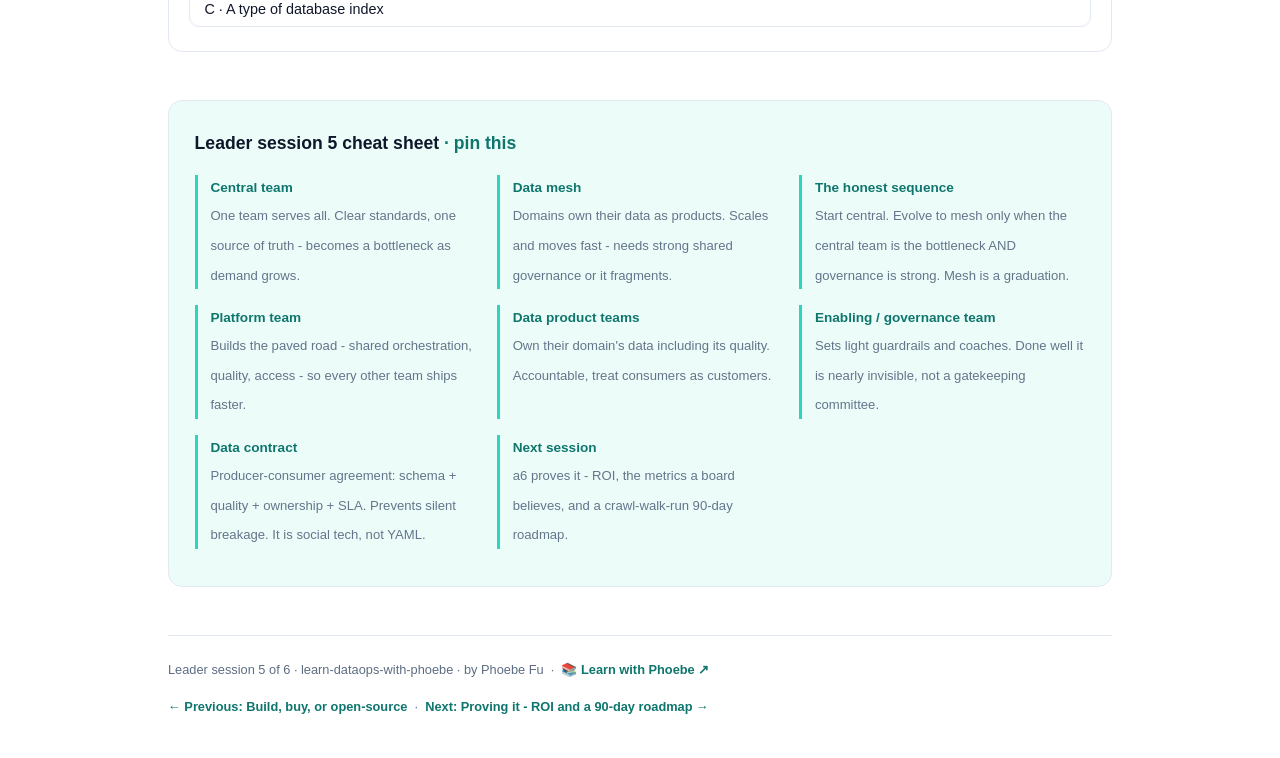
<file: courses/a5-org-and-culture.html>
<!DOCTYPE html>
<html lang="en">
<head>
<meta charset="UTF-8">
<meta name="viewport" content="width=device-width, initial-scale=1.0">
<!-- social:start -->
<meta name="description" content="Leader session 5 of 6. Session 4 chose the platform. This one decides who stands on it. Almost every stalled data programme fails on the organisational half, not the technical half - the pipeline...">
<meta property="og:type" content="article">
<meta property="og:site_name" content="Learn with Phoebe">
<meta property="og:title" content="Who owns what: org design and data contracts - learn dataops with phoebe">
<meta property="og:description" content="Leader session 5 of 6. Session 4 chose the platform. This one decides who stands on it. Almost every stalled data programme fails on the organisational half, not the technical half - the pipeline...">
<meta property="og:url" content="https://phoebefu6.github.io/learn-dataops-with-phoebe/courses/a5-org-and-culture.html">
<meta property="og:image" content="https://phoebefu6.github.io/learn-dataops-with-phoebe/assets/og-cover.png">
<meta property="og:image:width" content="1200">
<meta property="og:image:height" content="630">
<meta name="twitter:card" content="summary_large_image">
<meta name="twitter:title" content="Who owns what: org design and data contracts - learn dataops with phoebe">
<meta name="twitter:description" content="Leader session 5 of 6. Session 4 chose the platform. This one decides who stands on it. Almost every stalled data programme fails on the organisational half, not the technical half - the pipeline...">
<meta name="twitter:image" content="https://phoebefu6.github.io/learn-dataops-with-phoebe/assets/og-cover.png">
<!-- social:end -->
<title>Leader session 5 · Who owns what: org design and data contracts - learn dataops with phoebe</title>
<link rel="stylesheet" href="../assets/style.css?v=33">
</head>
<body>

<div class="toolbar">
  <div class="wrap">
    <span class="crumb"><a href="../index.html">learn-dataops-with-phoebe</a> / Leader session 5 of 6</span>
    <button class="btn" id="toggle-all" type="button">Expand all</button>
    <button class="btn primary" id="zoom-toggle" type="button">Projector zoom: off</button>
  </div>
</div>

<header class="masthead">
  <div class="wrap">
    <div class="eyebrow">Learn DataOps with Phoebe · Leader track · Session 5 of 6</div>
    <h1>Who owns what: <span class="accent">org design and data contracts</span></h1>
    <p class="sub">You can buy the best platform in the world and still fail if nobody owns the data on it. DataOps is at least half an organisational question - who is accountable for which data, who builds the shared road, and how teams promise each other that a dataset will not silently change. No code today: the central-team versus data-mesh choice, a simple map of who does what, and why a data contract is really a human agreement wearing a technical costume. You leave able to draw your own ownership map.</p>
    <div class="chip-row">
      <span class="chip level">🤝 Leader track</span>
      <span class="chip audience">C-level · managers · data leads</span>
      <span class="chip audience">No code, ever</span>
      <span class="chip time">Org design</span>
    </div>
    <div class="agenda">
      <span class="a1" style="flex:1">0-3 · Welcome</span>
      <span class="a2" style="flex:5">3-30 · Ownership + contracts</span>
      <span class="a3" style="flex:4">30-42 · Ownership map</span>
      <span class="a4" style="flex:1">42-45 · Q&amp;A</span>
    </div>
  </div>
</header>

<main class="wrap">

  <!-- ============ INTRO ============ -->
  <section class="section" id="intro">
    <div class="section-kicker">
      <span class="klabel">Part 0</span>
      <h2>Technology is the easy half</h2>
    </div>
    <p class="lede">Session 4 chose the platform. This one decides who stands on it. Almost every stalled data programme fails on the organisational half, not the technical half - the pipeline works, but nobody is clearly accountable when it breaks, and two teams each assume the other owns the number. DataOps borrows its org thinking from modern software teams: clear ownership, a shared paved road, and explicit agreements between the people who produce data and the people who depend on it.</p>
    <div class="legend">
      <span class="pill solid">Live - discussed in session</span>
      <span class="pill light">Self-study - read after</span>
      <span class="pill peach">★ Questions for your team</span>
      <span class="pill inkpill">Strategy, not tooling</span>
    </div>
    <div class="callout win">
      <strong>★ What you walk out with today</strong>
      A clear-eyed view of the central-team versus data-mesh choice and when each fits, a simple map of the three kinds of team a mature data org needs and what each is accountable for, an understanding of data contracts as human agreements rather than YAML files, and an ownership-mapping exercise that will surface exactly where accountability for your critical data is unclear today.
    </div>
  </section>

  <!-- ============ PART 1: CENTRAL VS MESH ============ -->
  <section class="section" id="central-mesh">
    <div class="section-kicker">
      <span class="klabel">Part 1 · the ownership choice</span>
      <h2>Central team vs data mesh <span class="tag concept">10 min live</span></h2>
    </div>
    <p class="lede">There are two honest ways to organise data ownership, and both are right for different organisations. A central team is one group serving everyone. A data mesh gives each business domain ownership of its own data as a product. The choice is not fashion - it is a bet about where your bottleneck will appear as you scale.</p>

    <figure class="zoomable">
      <svg viewBox="0 0 880 285" xmlns="http://www.w3.org/2000/svg" role="img" aria-label="Central team on the left has one data team serving all domains, giving clear standards but becoming a bottleneck; data mesh on the right gives each domain ownership of its own data product, which scales but needs strong governance">
        <style>
          .a5cmT { font: 700 14px Inter, sans-serif; fill: #0F172A; }
          .a5cmH { font: 700 13px Inter, sans-serif; fill: #FFFFFF; }
          .a5cmX { font: 400 11.5px Inter, sans-serif; fill: #CCFBF1; }
          .a5cmM { font: 400 12px Inter, sans-serif; fill: #64748B; }
          .a5cmN { font: 600 14px Inter, sans-serif; fill: #431407; }
          .a5cmL { stroke: #CBD5E1; stroke-width: 2; fill: none; marker-end: url(#a5cmAh); }
        </style>
        <defs>
          <marker id="a5cmAh" markerWidth="8" markerHeight="8" refX="6" refY="3" orient="auto">
            <path d="M0,0 L6,3 L0,6" fill="none" stroke="#CBD5E1" stroke-width="1.5"/>
          </marker>
        </defs>
        <text class="a5cmT" x="30" y="34">Central team</text>
        <rect x="150" y="30" width="130" height="44" rx="10" fill="#134E4A"/>
        <text class="a5cmH" x="172" y="57">Data team</text>
        <rect x="30" y="120" width="80" height="34" rx="8" fill="#ECFDF9" stroke="#99F6E4"/>
        <text class="a5cmM" x="46" y="142">Sales</text>
        <rect x="150" y="120" width="80" height="34" rx="8" fill="#ECFDF9" stroke="#99F6E4"/>
        <text class="a5cmM" x="163" y="142">Finance</text>
        <rect x="270" y="120" width="80" height="34" rx="8" fill="#ECFDF9" stroke="#99F6E4"/>
        <text class="a5cmM" x="288" y="142">Ops</text>
        <line class="a5cmL" x1="200" y1="76" x2="80" y2="118"/>
        <line class="a5cmL" x1="215" y1="76" x2="200" y2="118"/>
        <line class="a5cmL" x1="230" y1="76" x2="305" y2="118"/>
        <text class="a5cmM" x="30" y="182">+ clear standards, one source</text>
        <text class="a5cmM" x="30" y="202">- becomes a bottleneck as demand grows</text>
        <line x1="440" y1="30" x2="440" y2="215" stroke="#CBD5E1" stroke-width="1.5" stroke-dasharray="5 5"/>
        <text class="a5cmT" x="510" y="34">Data mesh</text>
        <rect x="510" y="110" width="105" height="54" rx="10" fill="#0F766E"/>
        <text class="a5cmH" x="524" y="132" font-size="12">Sales owns</text>
        <text class="a5cmX" x="524" y="150">its data product</text>
        <rect x="625" y="110" width="105" height="54" rx="10" fill="#14B8A6"/>
        <text class="a5cmH" x="639" y="132" font-size="12">Finance owns</text>
        <text class="a5cmX" x="639" y="150">its data product</text>
        <rect x="740" y="110" width="105" height="54" rx="10" fill="#134E4A"/>
        <text class="a5cmH" x="754" y="132" font-size="12">Ops owns</text>
        <text class="a5cmX" x="754" y="150">its data product</text>
        <rect x="555" y="46" width="235" height="30" rx="8" fill="#2DD4BF"/>
        <text class="a5cmT" x="573" y="66">shared governance + platform</text>
        <line class="a5cmL" x1="625" y1="76" x2="562" y2="108"/>
        <line class="a5cmL" x1="677" y1="76" x2="677" y2="108"/>
        <line class="a5cmL" x1="730" y1="76" x2="792" y2="108"/>
        <text class="a5cmM" x="510" y="190">+ scales, domains move fast</text>
        <text class="a5cmM" x="510" y="210">- needs strong shared governance</text>
        <rect x="30" y="255" width="14" height="14" rx="3" fill="#F59E0B"/>
        <text class="a5cmN" x="54" y="267">Central is right until the queue forms. Mesh is right if - and only if - governance is strong enough to hold it together.</text>
      </svg>
      <figcaption>🔍 Click to zoom - one central team serving all domains, versus domains owning their own data products</figcaption>
    </figure>

    <details class="card" open>
      <summary><span class="mode live">Live</span>When each model fits<span class="mini">4 min</span><span class="caret">▶</span></summary>
      <div class="body">
        <p>Neither model is the enlightened one. They solve different problems, and choosing the wrong one for your size is how good data teams end up either overwhelmed or ungoverned. A concept to hold: <strong>you do not choose between quality and scale - you choose where to put the bottleneck.</strong></p>
        <ul>
          <li><strong>A central team fits smaller or earlier organisations.</strong> One group owning all data gives you consistent standards, a single source of truth, and easy governance - because everything runs through one door. Its failure mode is that same door: as demand grows, every domain queues behind the central team, and the team becomes the bottleneck that slows the whole company.</li>
          <li><strong>A data mesh fits larger, multi-domain organisations.</strong> Each domain - sales, finance, operations - owns its data as a product, including its quality. This scales because no single team is the chokepoint, and the people closest to the data own it. Its failure mode is fragmentation: without strong shared governance and a common platform, a mesh becomes a set of disconnected silos that cannot be trusted across domains.</li>
        </ul>
        <div class="callout tip">
          <strong>The honest sequence</strong>
          Most organisations should start central and evolve toward mesh only when the central team is clearly the bottleneck <em>and</em> the governance foundation is strong enough to hold decentralised ownership together. Adopting a mesh before you can govern it is the fastest way to turn one trusted source into ten untrusted ones. Mesh is a graduation, not a starting point.
        </div>
      </div>
    </details>
  </section>

  <!-- ============ PART 2: TEAM TOPOLOGIES ============ -->
  <section class="section" id="topologies">
    <div class="section-kicker">
      <span class="klabel">Part 2 · who does what</span>
      <h2>Team topologies - who does what <span class="tag concept">8 min live</span></h2>
    </div>
    <p class="lede">Whichever ownership model you pick, a mature data organisation needs three distinct kinds of team doing three distinct jobs. Borrowing the language of Team Topologies - a well-known model for organising modern technical teams - keeps these roles from blurring into one overloaded group that does everything and owns nothing clearly.</p>

    <table class="clean">
      <thead><tr><th>Team</th><th>What it owns</th><th>What "good" looks like</th></tr></thead>
      <tbody>
        <tr><td><strong>Platform team</strong><br><span style="color:#64748B">builds the paved road</span></td><td>The shared infrastructure - orchestration, quality tooling, access control - that every other team builds on</td><td>Domains ship faster because the hard parts are already solved and standardised for them</td></tr>
        <tr><td><strong>Data product teams</strong><br><span style="color:#64748B">own the domains</span></td><td>The actual data products for their domain - sales, finance, operations - including their quality and reliability</td><td>Each team is clearly accountable for its data and treats its consumers like customers</td></tr>
        <tr><td><strong>Enabling / governance team</strong><br><span style="color:#64748B">sets the guardrails</span></td><td>Standards, policies, and coaching - the rules of the road and the help to follow them</td><td>Governance is enabling and mostly invisible, not a committee that slows everyone down</td></tr>
      </tbody>
    </table>

    <details class="card">
      <summary><span class="mode live">Live</span>The trap of one team doing all three<span class="mini">3 min</span><span class="caret">▶</span></summary>
      <div class="body">
        <p>In most organisations, one small data team is quietly doing all three jobs at once - building the platform, owning every domain's data, and setting the standards - and doing none of them well because the roles pull in different directions.</p>
        <ul>
          <li><strong>The platform team builds leverage,</strong> not features. Its job is the paved road that makes every other team faster. When platform work is squeezed in between firefighting requests, the road never gets paved and everyone stays slow.</li>
          <li><strong>Data product teams create value,</strong> and must be accountable for it. When "the data team" owns every domain's data, no business unit feels responsible for its own quality - accountability evaporates into a shared inbox.</li>
          <li><strong>The enabling team protects trust</strong> by setting light, clear guardrails and coaching teams to meet them. Done well it is nearly invisible. Done as a gatekeeping committee, it becomes the bottleneck it was meant to prevent.</li>
        </ul>
        <p>Separating these three - even loosely, even in a small org where one person wears two hats - is what lets a data organisation grow without collapsing into a single overloaded team.</p>
      </div>
    </details>
  </section>

  <!-- ============ PART 3: DATA CONTRACTS ============ -->
  <section class="section" id="contracts">
    <div class="section-kicker">
      <span class="klabel">Part 3 · agreements, not YAML</span>
      <h2>Data contracts as social technology <span class="tag concept">6 min live</span></h2>
    </div>
    <p class="lede">Once domains own their own data, they need a way to promise each other that a dataset will not change without warning. That promise is a data contract. It looks technical - a schema, a set of expectations - but its real purpose is social: it turns a silent, breakable assumption between two teams into an explicit, negotiated agreement.</p>

    <figure class="zoomable">
      <svg viewBox="0 0 880 275" xmlns="http://www.w3.org/2000/svg" role="img" aria-label="A data contract sits between a producer team and a consumer team, specifying schema, quality expectations, ownership, and an SLA, turning a silent assumption into an explicit human agreement">
        <style>
          .a5dcT { font: 700 14px Inter, sans-serif; fill: #FFFFFF; }
          .a5dcI { font: 700 14px Inter, sans-serif; fill: #0F172A; }
          .a5dcX { font: 400 12px Inter, sans-serif; fill: #CCFBF1; }
          .a5dcM { font: 400 12px Inter, sans-serif; fill: #64748B; }
          .a5dcN { font: 600 14px Inter, sans-serif; fill: #431407; }
          .a5dcL { stroke: #CBD5E1; stroke-width: 2.5; fill: none; marker-end: url(#a5dcAh); }
        </style>
        <defs>
          <marker id="a5dcAh" markerWidth="8" markerHeight="8" refX="6" refY="3" orient="auto">
            <path d="M0,0 L6,3 L0,6" fill="none" stroke="#CBD5E1" stroke-width="1.5"/>
          </marker>
        </defs>
        <rect x="30" y="70" width="180" height="90" rx="14" fill="#134E4A"/>
        <text class="a5dcT" x="54" y="108">Producer team</text>
        <text class="a5dcX" x="54" y="132">promises this data</text>
        <text class="a5dcX" x="54" y="150">will keep its shape</text>
        <rect x="330" y="50" width="220" height="130" rx="14" fill="#ECFDF9" stroke="#99F6E4"/>
        <text class="a5dcI" x="354" y="80">The data contract</text>
        <text class="a5dcM" x="354" y="106">· schema - the columns and types</text>
        <text class="a5dcM" x="354" y="128">· quality - freshness, no nulls</text>
        <text class="a5dcM" x="354" y="150">· ownership - who to call</text>
        <text class="a5dcM" x="354" y="172">· SLA - how fresh, how reliable</text>
        <rect x="670" y="70" width="180" height="90" rx="14" fill="#0F766E"/>
        <text class="a5dcT" x="694" y="108">Consumer team</text>
        <text class="a5dcX" x="694" y="132">builds on it, trusting</text>
        <text class="a5dcX" x="694" y="150">the promise holds</text>
        <line class="a5dcL" x1="212" y1="115" x2="326" y2="115"/>
        <line class="a5dcL" x1="552" y1="115" x2="666" y2="115"/>
        <text class="a5dcM" x="230" y="106">agrees</text>
        <text class="a5dcM" x="572" y="106">relies</text>
        <rect x="30" y="245" width="14" height="14" rx="3" fill="#F59E0B"/>
        <text class="a5dcN" x="54" y="257">The file is the artefact. The agreement between two teams is the point - contracts prevent silent breakage.</text>
      </svg>
      <figcaption>🔍 Click to zoom - a data contract as an explicit agreement between a producer and a consumer</figcaption>
    </figure>

    <details class="card">
      <summary><span class="mode self">Self-study</span>Why contracts are human, not technical<span class="mini">3 min read</span><span class="caret">▶</span></summary>
      <div class="body">
        <p>A data contract records four things a producer and consumer agree on: the <strong>schema</strong> (what columns and types exist), the <strong>quality expectations</strong> (how fresh, how complete, which values are valid), the <strong>ownership</strong> (who is accountable and who to call), and the <strong>SLA</strong> (how reliable and timely the data will be). Written down and checked automatically, a contract does two jobs:</p>
        <ul>
          <li><strong>It prevents silent breakage.</strong> Today, a producer can rename a column on Tuesday and a consumer's dashboard breaks on Wednesday, with nobody warned. A contract makes that change a visible, agreed event instead of a silent surprise - the breakage is caught before it reaches a leader's screen.</li>
          <li><strong>It makes ownership explicit.</strong> A contract names who is responsible for the data and who depends on it. When something goes wrong, there is no argument about whose problem it is - the agreement already said.</li>
        </ul>
        <div class="callout tip">
          <strong>The mental model to carry to the board</strong>
          A data contract is social technology, not just a config file. The YAML your engineers write is only the record of a human agreement between two teams about what one owes the other. The hard, valuable part is the conversation that produces the agreement - not the file that stores it. Fund the conversations, and the files follow.
        </div>
      </div>
    </details>
  </section>

  <!-- ============ EXERCISE ============ -->
  <section class="section" id="exercise-live">
    <div class="section-kicker">
      <span class="klabel">Boardroom exercise</span>
      <h2>Ownership map <span class="tag demo">★ 12 min · map it together</span></h2>
    </div>
    <p class="lede">The fastest way to find your organisational risk is to try to name the owner of each critical dataset out loud. Where the room hesitates, or two people answer differently, is where accountability is unclear - and unclear accountability is where data quietly rots.</p>

    <div class="steps">
      <div class="step"><p>List your five most business-critical datasets - the numbers a leader actually decides on. Revenue, active customers, pipeline, inventory, whatever moves your decisions.</p></div>
      <div class="step"><p>For each one, name the single accountable owner - a person or a team, not "the data team" in general. If you cannot name one clearly, mark it red; that is an ownership gap.</p></div>
      <div class="step"><p>For each dataset, name its main consumers - who breaks if it breaks? If the producer does not know who depends on their data, mark it: that is a silent-breakage risk waiting to happen.</p></div>
      <div class="step"><p>Circle every dataset where ownership was unclear or contested. These are your first candidates for an explicit owner and a data contract.</p></div>
      <div class="step"><p>Ask the harder question: are we a central team that has become a bottleneck, or a set of domains with no shared governance? The pattern in your red marks usually answers it.</p></div>
    </div>

    <div class="callout example">
      <span class="ex-pill">Real world</span>
      <p><strong>The dataset three teams thought someone else owned.</strong> A data leader ran this map and found the company's headline "active customers" metric had no clear owner - marketing assumed data engineering owned it, data engineering assumed the product team did, and the product team assumed marketing did. The number had been subtly wrong for months and steered a campaign budget. Naming the owner took ten minutes. Finding out nobody owned it was the whole point.</p>
    </div>
  </section>

  <!-- ============ QUESTIONS ============ -->
  <section class="section" id="questions">
    <div class="section-kicker">
      <span class="klabel">Take this to work</span>
      <h2>★ Questions to ask your data team</h2>
    </div>
    <div class="callout win">
      <strong>Five questions that reveal your ownership gaps</strong>
      Ask them about your most important data. Hesitation, or two different answers, is the finding.
    </div>
    <ul>
      <li><strong>"Who is the single accountable owner of our most important dataset?"</strong> If the answer is a vague "the data team" or a debate, ownership is unclear and quality has no home.</li>
      <li><strong>"Are we a central team, a data mesh, or an accident?"</strong> Many orgs have drifted into a shape nobody chose. Naming it is the first step to fixing the bottleneck or the fragmentation.</li>
      <li><strong>"Do we have a platform team building the paved road, or is everyone reinventing the same plumbing?"</strong> Without a platform team, leverage never accumulates.</li>
      <li><strong>"When a producer changes a dataset, how do the consumers find out - before or after it breaks?"</strong> "After" means you have no data contracts and silent breakage is routine.</li>
      <li><strong>"Where does our data have producers and consumers who have never actually agreed on what is promised?"</strong> Those unspoken assumptions are your next contracts.</li>
    </ul>
  </section>

  <!-- ============ SOURCES ============ -->
  <section class="section" id="official">
    <div class="section-kicker">
      <span class="klabel">Source material</span>
      <h2>What this session covers</h2>
    </div>
    <p class="lede">This session draws on the data-mesh literature, the Team Topologies model, and the growing practice around data contracts. This page covers:</p>
    <div class="covered">
      <div class="covered-row"><span class="status pill solid">✓</span><span class="name">Central team vs data mesh</span><span class="note">Part 1 · the two ownership models and when each fits</span></div>
      <div class="covered-row"><span class="status pill solid">✓</span><span class="name">Team topologies for data</span><span class="note">Part 2 · platform, data product, and enabling teams</span></div>
      <div class="covered-row"><span class="status pill solid">✓</span><span class="name">Data contracts</span><span class="note">Part 3 · schema, quality, ownership, SLA - as human agreements</span></div>
      <div class="covered-row"><span class="status pill light">◐</span><span class="name">Governance tooling</span><span class="note">the contracts your engineers implement are builder-track work</span></div>
      <div class="covered-row"><span class="status pill light">◐</span><span class="name">Proving the org change paid off</span><span class="note">the ROI of clear ownership lands in a6</span></div>
    </div>
  </section>

  <!-- ============ QUIZ ============ -->
  <section class="section" id="quiz">
    <div class="section-kicker">
      <span class="klabel">Check yourself</span>
      <h2>Three questions before you go 🎯 <span class="tag exercise">◐ 90 seconds</span></h2>
    </div>
    <div class="quiz-q" data-answer="1">
      <p class="qtext">1 · The main failure mode of a single central data team is...</p>
      <button class="qopt" type="button">A · It produces data nobody can govern</button>
      <button class="qopt" type="button">B · As demand grows, every domain queues behind it and it becomes the bottleneck</button>
      <button class="qopt" type="button">C · It has too little control over standards</button>
      <p class="qwhy">A central team gives clear standards and one source of truth, but its single door becomes a chokepoint at scale. That bottleneck is the signal it may be time to evolve toward a mesh.</p>
    </div>
    <div class="quiz-q" data-answer="2">
      <p class="qtext">2 · A data mesh only works well when...</p>
      <button class="qopt" type="button">A · The central team is abolished entirely</button>
      <button class="qopt" type="button">B · Every domain uses completely different tools</button>
      <button class="qopt" type="button">C · There is strong shared governance and a common platform holding the domains together</button>
      <p class="qwhy">Domain ownership scales, but without strong shared governance a mesh fragments into untrusted silos. Mesh is a graduation you earn once your governance foundation is solid.</p>
    </div>
    <div class="quiz-q" data-answer="0">
      <p class="qtext">3 · A data contract is best understood as...</p>
      <button class="qopt" type="button">A · A human agreement between a producer and a consumer - schema, quality, ownership, SLA - that happens to be written as a file</button>
      <button class="qopt" type="button">B · A legal document signed by lawyers</button>
      <button class="qopt" type="button">C · A type of database index</button>
      <p class="qwhy">The YAML is only the record. The real value is the explicit agreement between two teams that prevents silent breakage and makes ownership clear. Fund the conversation, not just the file.</p>
    </div>
    <p class="quiz-score"></p>
  </section>

  <!-- ============ CHEAT SHEET ============ -->
  <section class="cheat" id="cheatsheet">
    <h3>Leader session 5 cheat sheet <span>· pin this</span></h3>
    <div class="grid-2">
      <div class="cheat-item"><b>Central team</b><span>One team serves all. Clear standards, one source of truth - becomes a bottleneck as demand grows.</span></div>
      <div class="cheat-item"><b>Data mesh</b><span>Domains own their data as products. Scales and moves fast - needs strong shared governance or it fragments.</span></div>
      <div class="cheat-item"><b>The honest sequence</b><span>Start central. Evolve to mesh only when the central team is the bottleneck AND governance is strong. Mesh is a graduation.</span></div>
      <div class="cheat-item"><b>Platform team</b><span>Builds the paved road - shared orchestration, quality, access - so every other team ships faster.</span></div>
      <div class="cheat-item"><b>Data product teams</b><span>Own their domain's data including its quality. Accountable, treat consumers as customers.</span></div>
      <div class="cheat-item"><b>Enabling / governance team</b><span>Sets light guardrails and coaches. Done well it is nearly invisible, not a gatekeeping committee.</span></div>
      <div class="cheat-item"><b>Data contract</b><span>Producer-consumer agreement: schema + quality + ownership + SLA. Prevents silent breakage. It is social tech, not YAML.</span></div>
      <div class="cheat-item"><b>Next session</b><span>a6 proves it - ROI, the metrics a board believes, and a crawl-walk-run 90-day roadmap.</span></div>
    </div>
  </section>

  <footer class="pagefoot">
    <span>Leader session 5 of 6 · learn-dataops-with-phoebe · by Phoebe Fu &nbsp;·&nbsp; 📚 <a href="https://phoebefu6.github.io/learn-with-phoebe/">Learn with Phoebe ↗</a></span>
    <span><a href="a4-build-buy-oss.html">← Previous: Build, buy, or open-source</a> &nbsp;·&nbsp; <a href="a6-roi-and-roadmap.html">Next: Proving it - ROI and a 90-day roadmap →</a></span>
  </footer>

</main>

<script src="../assets/app.js?v=31"></script>
</body>
</html>
</file>
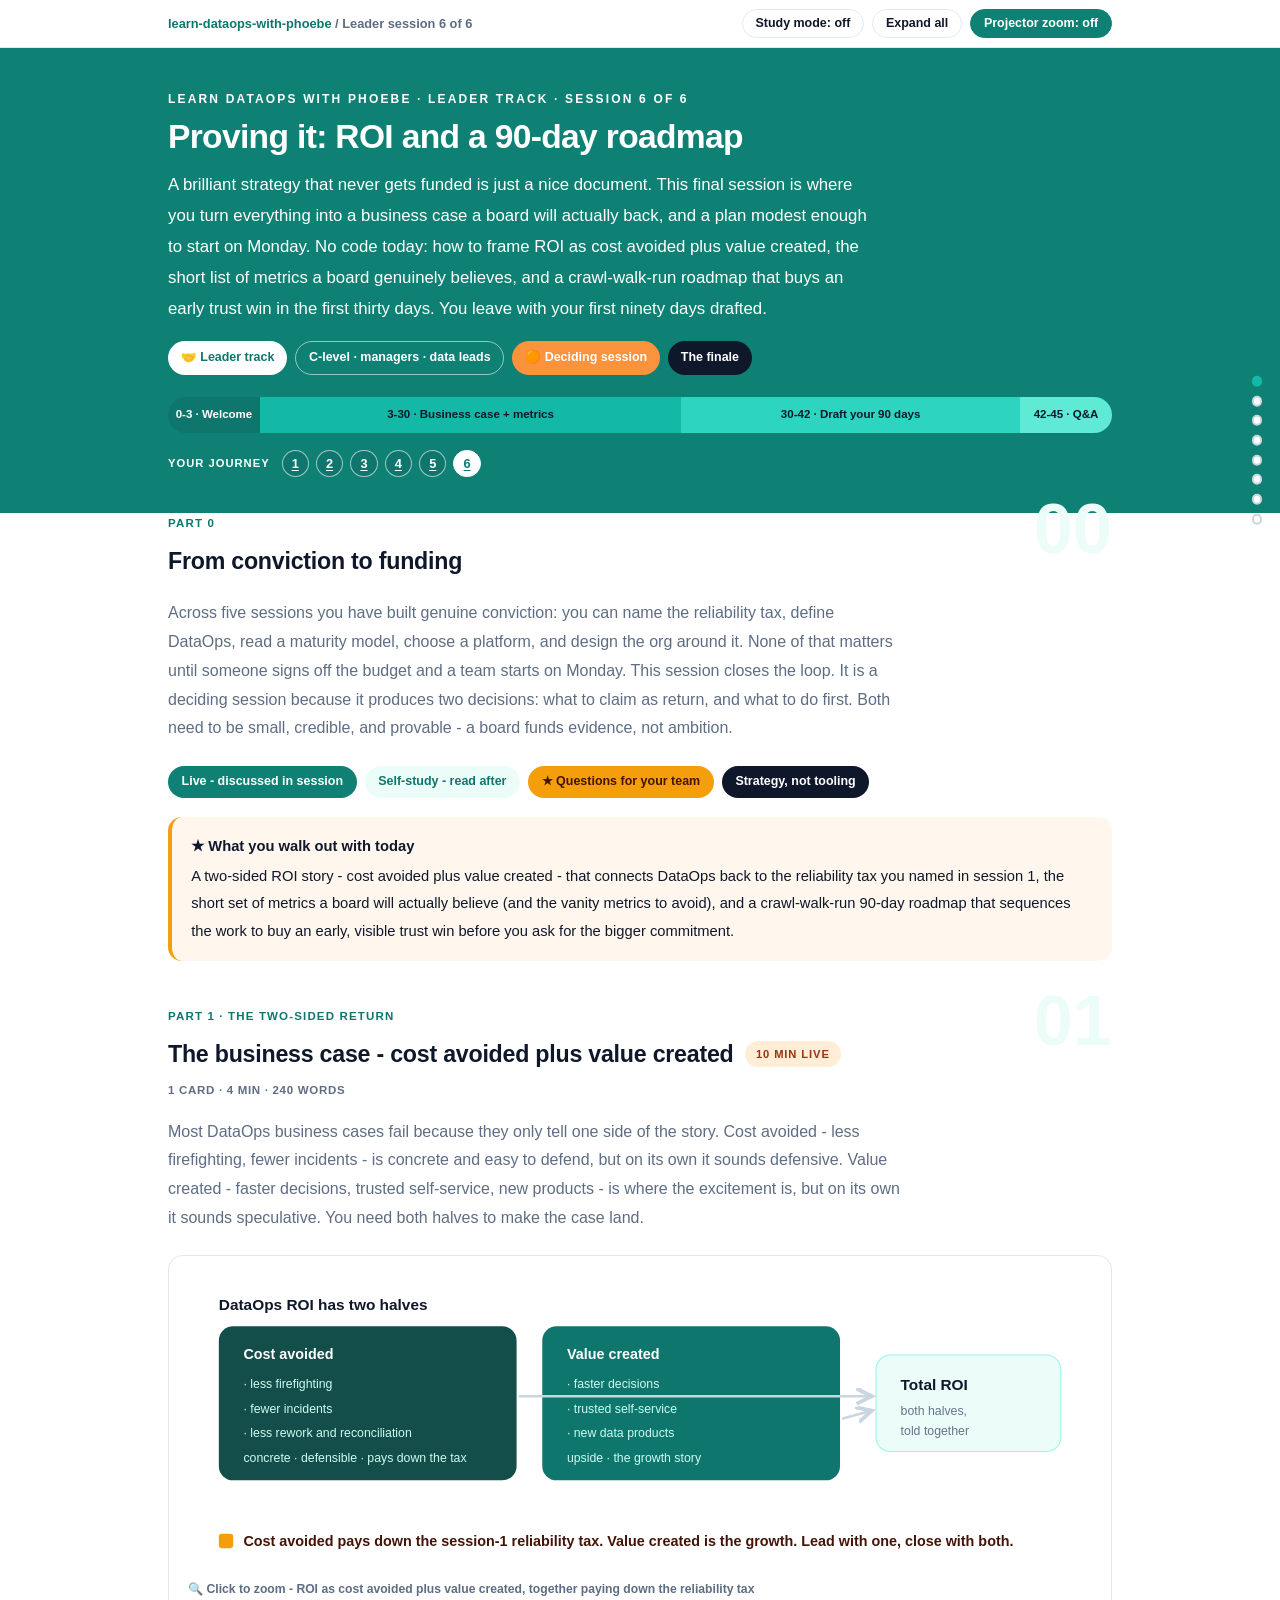
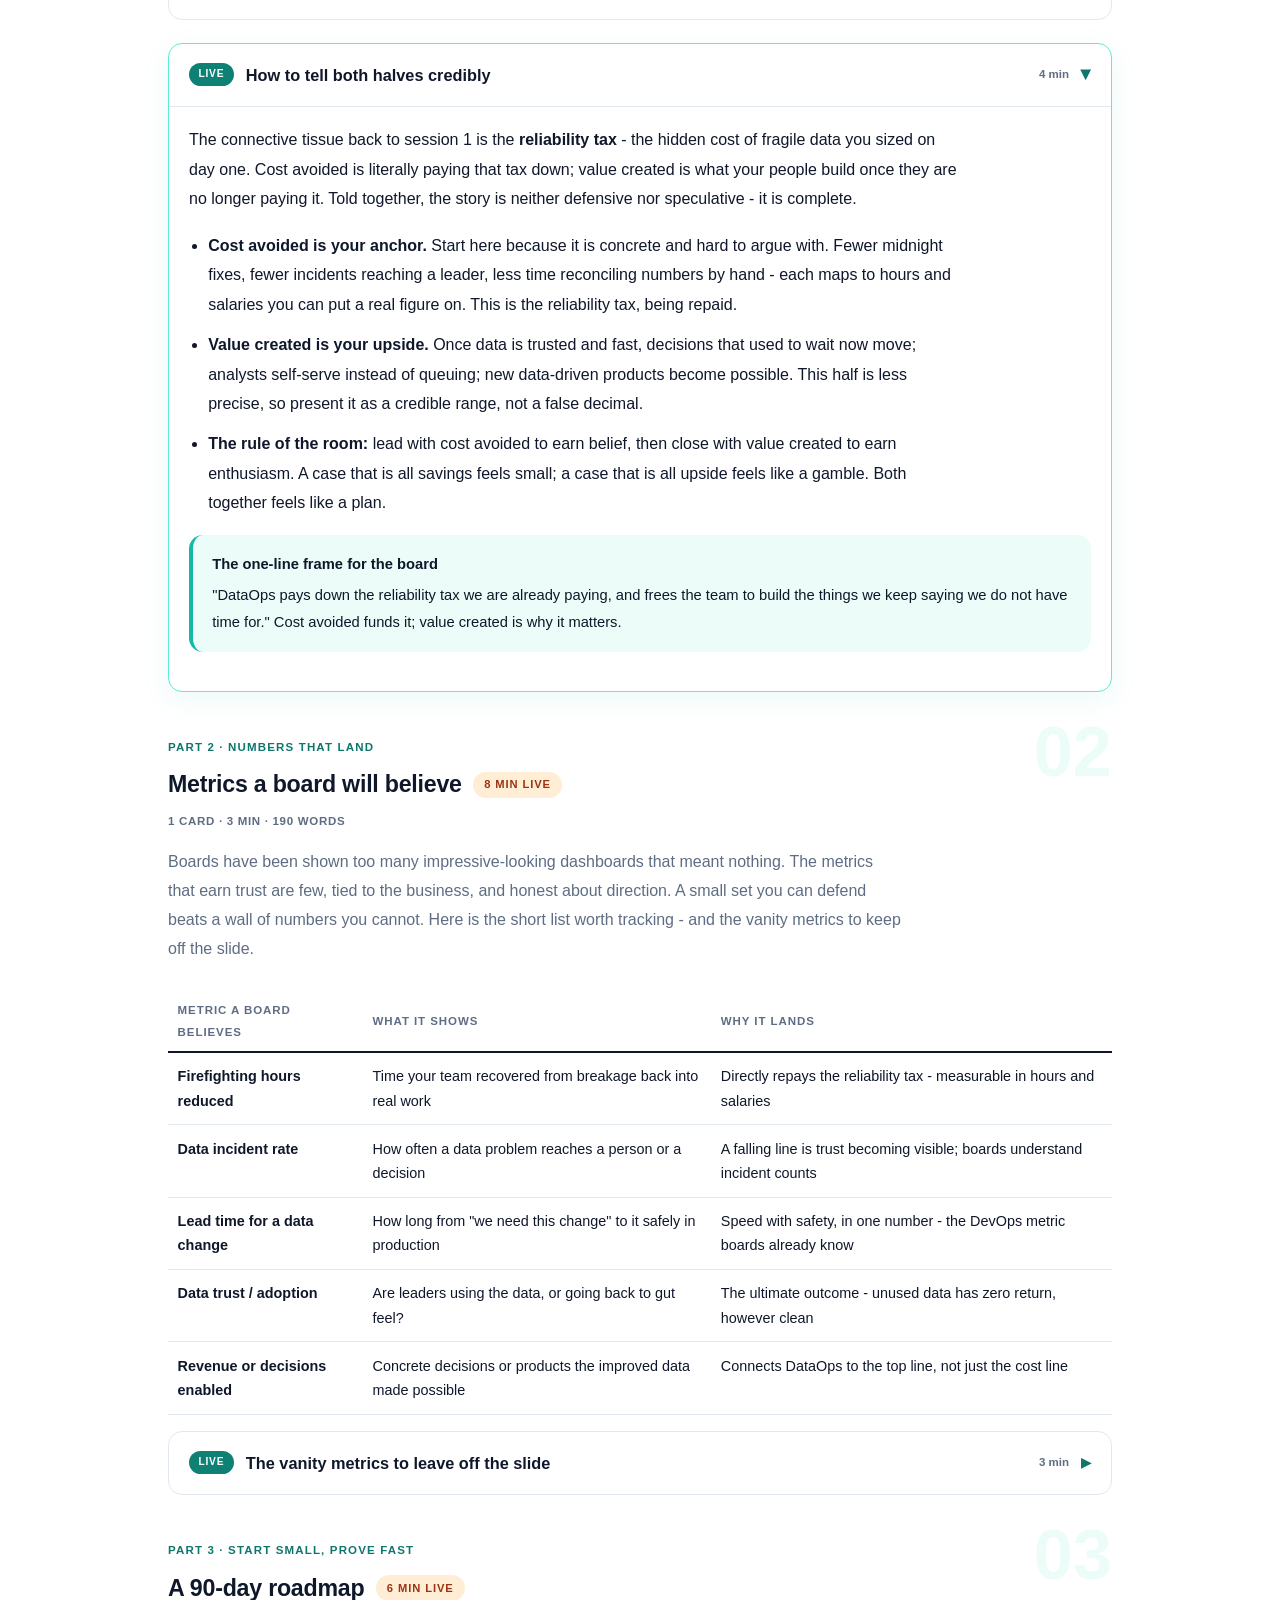
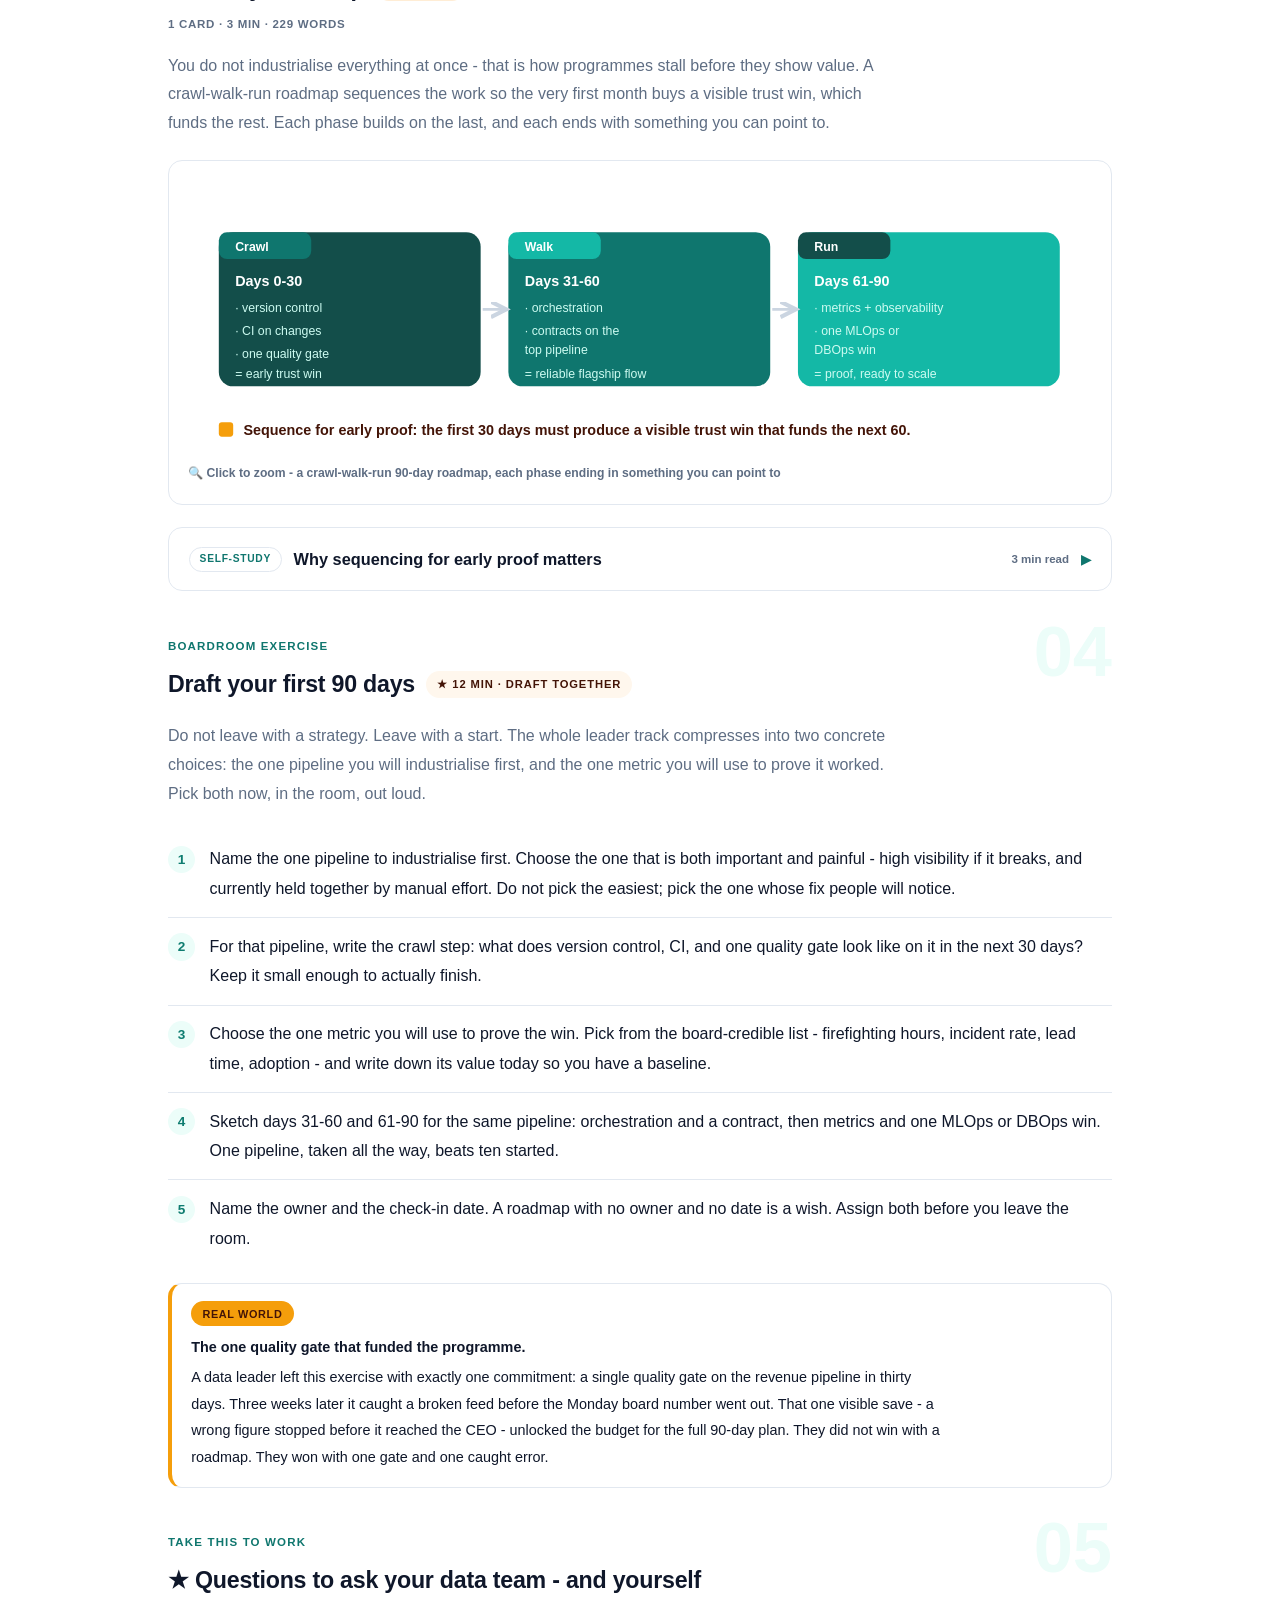
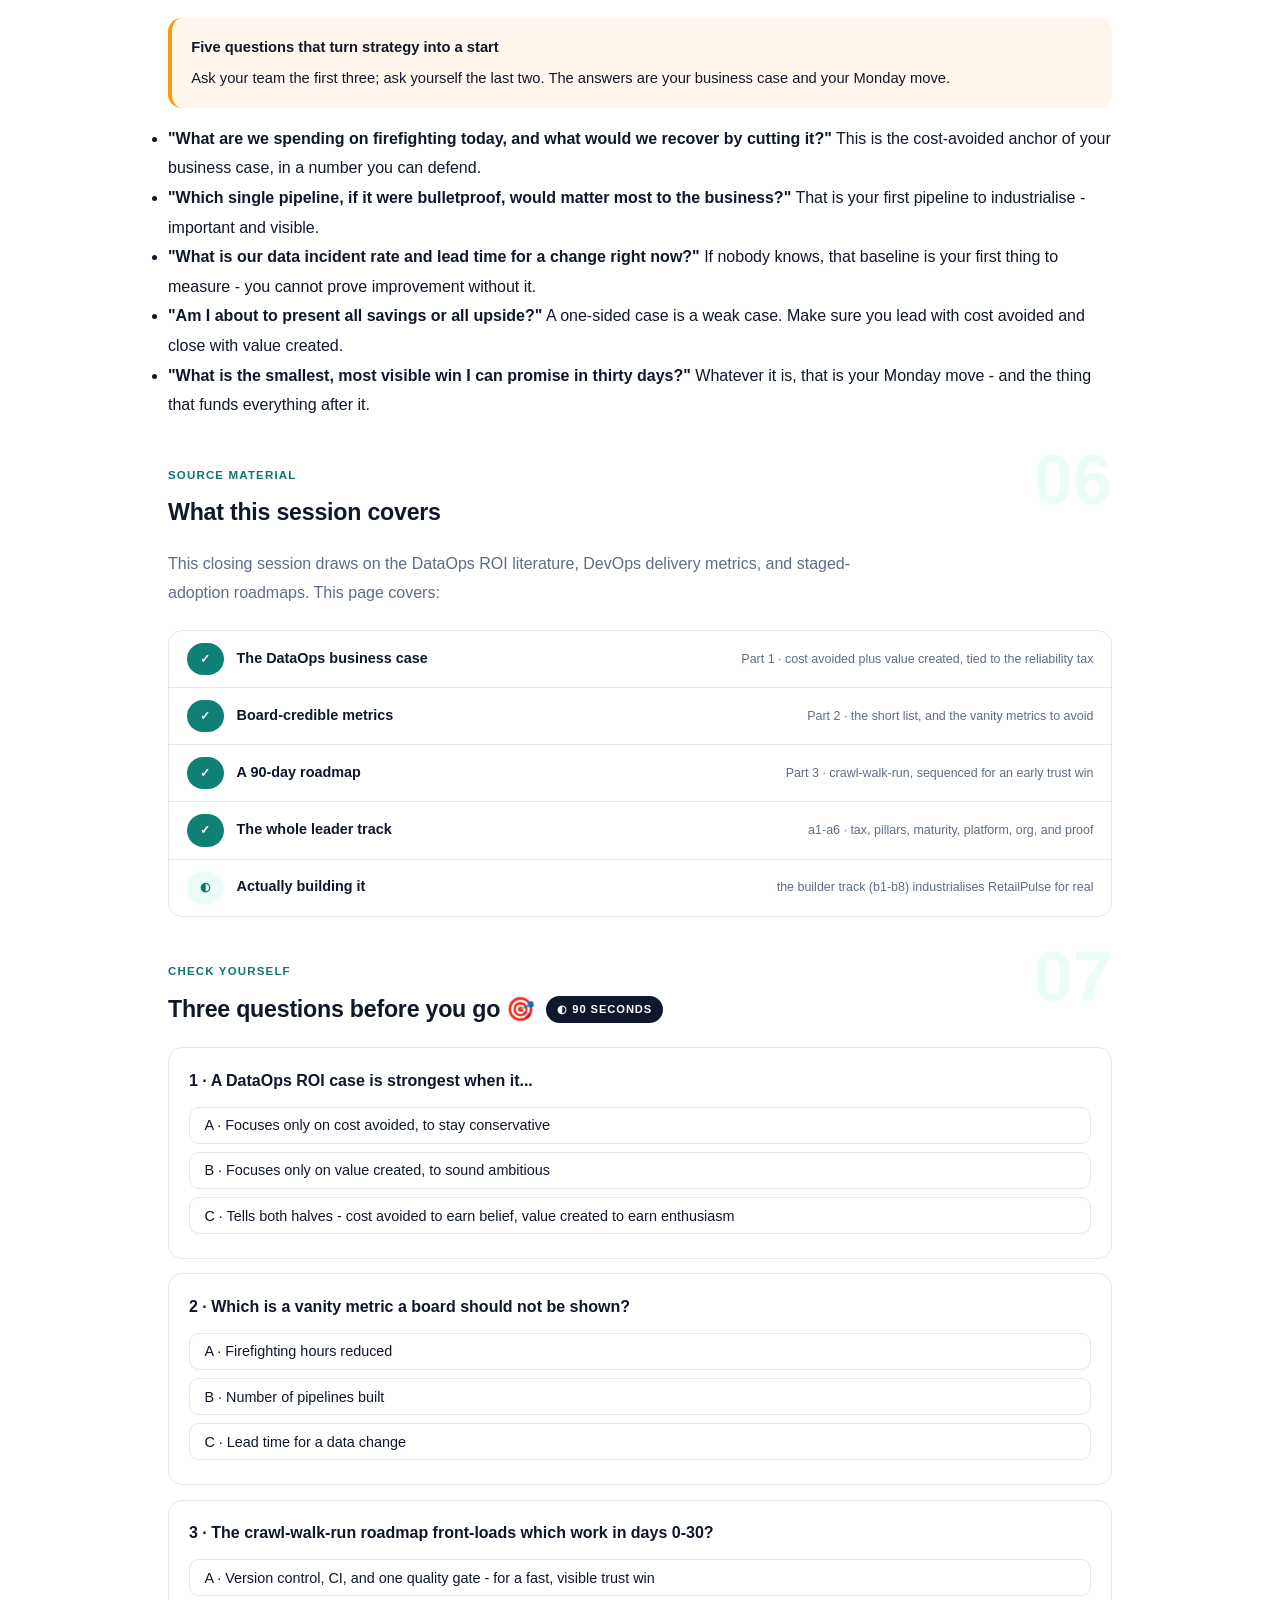
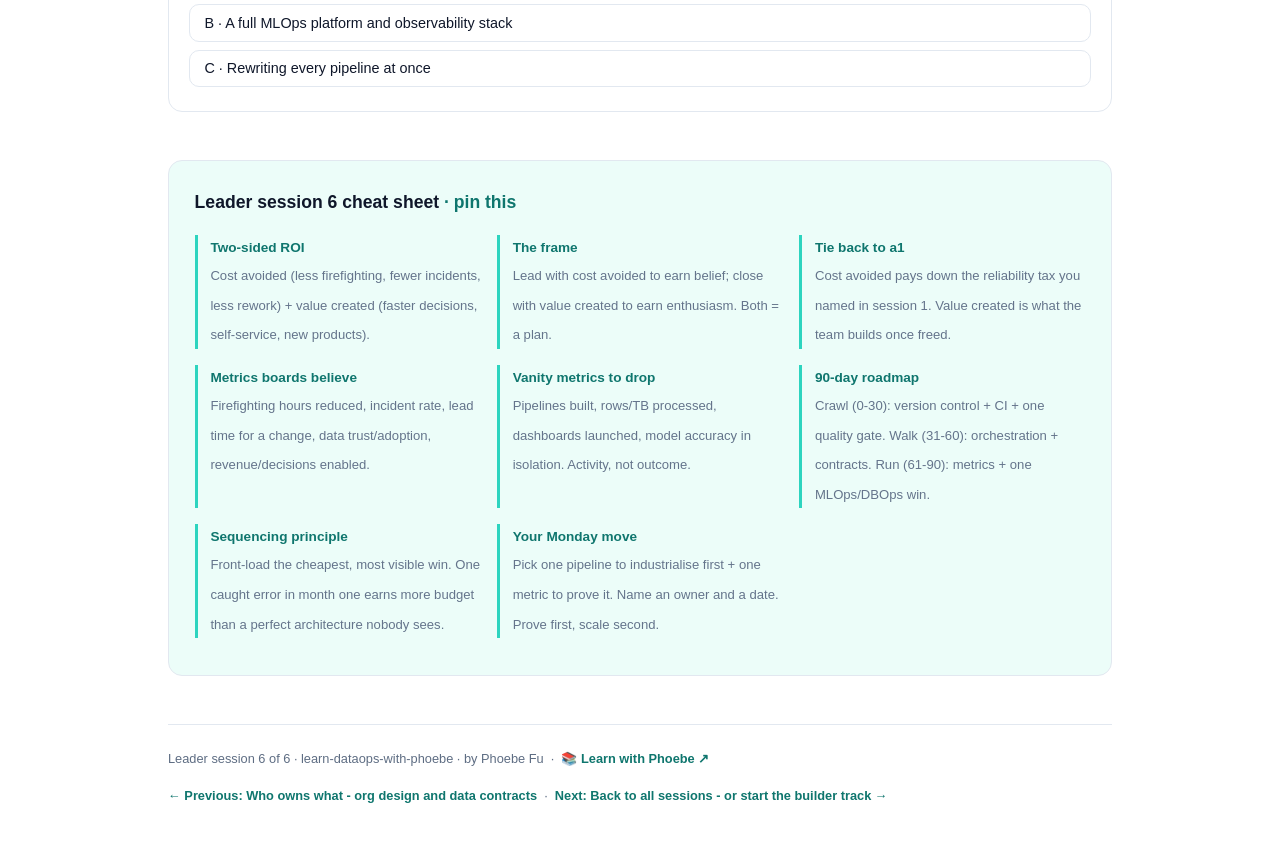
<file: courses/a6-roi-and-roadmap.html>
<!DOCTYPE html>
<html lang="en">
<head>
<meta charset="UTF-8">
<meta name="viewport" content="width=device-width, initial-scale=1.0">
<!-- social:start -->
<meta name="description" content="Leader session 6 of 6. Across five sessions you have built genuine conviction: you can name the reliability tax, define DataOps, read a maturity model, choose a platform, and design the org around...">
<meta property="og:type" content="article">
<meta property="og:site_name" content="Learn with Phoebe">
<meta property="og:title" content="Proving it: ROI and a 90-day roadmap - learn dataops with phoebe">
<meta property="og:description" content="Leader session 6 of 6. Across five sessions you have built genuine conviction: you can name the reliability tax, define DataOps, read a maturity model, choose a platform, and design the org around...">
<meta property="og:url" content="https://phoebefu6.github.io/learn-dataops-with-phoebe/courses/a6-roi-and-roadmap.html">
<meta property="og:image" content="https://phoebefu6.github.io/learn-dataops-with-phoebe/assets/og-cover.png">
<meta property="og:image:width" content="1200">
<meta property="og:image:height" content="630">
<meta name="twitter:card" content="summary_large_image">
<meta name="twitter:title" content="Proving it: ROI and a 90-day roadmap - learn dataops with phoebe">
<meta name="twitter:description" content="Leader session 6 of 6. Across five sessions you have built genuine conviction: you can name the reliability tax, define DataOps, read a maturity model, choose a platform, and design the org around...">
<meta name="twitter:image" content="https://phoebefu6.github.io/learn-dataops-with-phoebe/assets/og-cover.png">
<!-- social:end -->
<title>Leader session 6 · Proving it: ROI and a 90-day roadmap - learn dataops with phoebe</title>
<link rel="stylesheet" href="../assets/style.css?v=33">
</head>
<body>

<div class="toolbar">
  <div class="wrap">
    <span class="crumb"><a href="../index.html">learn-dataops-with-phoebe</a> / Leader session 6 of 6</span>
    <button class="btn" id="toggle-all" type="button">Expand all</button>
    <button class="btn primary" id="zoom-toggle" type="button">Projector zoom: off</button>
  </div>
</div>

<header class="masthead">
  <div class="wrap">
    <div class="eyebrow">Learn DataOps with Phoebe · Leader track · Session 6 of 6</div>
    <h1>Proving it: <span class="accent">ROI and a 90-day roadmap</span></h1>
    <p class="sub">A brilliant strategy that never gets funded is just a nice document. This final session is where you turn everything into a business case a board will actually back, and a plan modest enough to start on Monday. No code today: how to frame ROI as cost avoided plus value created, the short list of metrics a board genuinely believes, and a crawl-walk-run roadmap that buys an early trust win in the first thirty days. You leave with your first ninety days drafted.</p>
    <div class="chip-row">
      <span class="chip level">🤝 Leader track</span>
      <span class="chip audience">C-level · managers · data leads</span>
      <span class="chip" style="background:#FB923C;color:#fff">🟠 Deciding session</span>
      <span class="chip time">The finale</span>
    </div>
    <div class="agenda">
      <span class="a1" style="flex:1">0-3 · Welcome</span>
      <span class="a2" style="flex:5">3-30 · Business case + metrics</span>
      <span class="a3" style="flex:4">30-42 · Draft your 90 days</span>
      <span class="a4" style="flex:1">42-45 · Q&amp;A</span>
    </div>
  </div>
</header>

<main class="wrap">

  <!-- ============ INTRO ============ -->
  <section class="section" id="intro">
    <div class="section-kicker">
      <span class="klabel">Part 0</span>
      <h2>From conviction to funding</h2>
    </div>
    <p class="lede">Across five sessions you have built genuine conviction: you can name the reliability tax, define DataOps, read a maturity model, choose a platform, and design the org around it. None of that matters until someone signs off the budget and a team starts on Monday. This session closes the loop. It is a deciding session because it produces two decisions: what to claim as return, and what to do first. Both need to be small, credible, and provable - a board funds evidence, not ambition.</p>
    <div class="legend">
      <span class="pill solid">Live - discussed in session</span>
      <span class="pill light">Self-study - read after</span>
      <span class="pill peach">★ Questions for your team</span>
      <span class="pill inkpill">Strategy, not tooling</span>
    </div>
    <div class="callout win">
      <strong>★ What you walk out with today</strong>
      A two-sided ROI story - cost avoided plus value created - that connects DataOps back to the reliability tax you named in session 1, the short set of metrics a board will actually believe (and the vanity metrics to avoid), and a crawl-walk-run 90-day roadmap that sequences the work to buy an early, visible trust win before you ask for the bigger commitment.
    </div>
  </section>

  <!-- ============ PART 1: THE BUSINESS CASE ============ -->
  <section class="section" id="business-case">
    <div class="section-kicker">
      <span class="klabel">Part 1 · the two-sided return</span>
      <h2>The business case - cost avoided plus value created <span class="tag concept" style="background:#FFEDD5;color:#9A3412">10 min live</span></h2>
    </div>
    <p class="lede">Most DataOps business cases fail because they only tell one side of the story. Cost avoided - less firefighting, fewer incidents - is concrete and easy to defend, but on its own it sounds defensive. Value created - faster decisions, trusted self-service, new products - is where the excitement is, but on its own it sounds speculative. You need both halves to make the case land.</p>

    <figure class="zoomable">
      <svg viewBox="0 0 880 285" xmlns="http://www.w3.org/2000/svg" role="img" aria-label="DataOps ROI splits into two halves: cost avoided from less firefighting, fewer incidents and less rework, plus value created from faster decisions, trusted self-service and new products, together paying down the reliability tax">
        <style>
          .a6roT { font: 700 14px Inter, sans-serif; fill: #FFFFFF; }
          .a6roX { font: 400 12px Inter, sans-serif; fill: #CCFBF1; }
          .a6roI { font: 700 15px Inter, sans-serif; fill: #0F172A; }
          .a6roM { font: 400 12px Inter, sans-serif; fill: #64748B; }
          .a6roN { font: 600 14px Inter, sans-serif; fill: #431407; }
          .a6roL { stroke: #CBD5E1; stroke-width: 2.5; fill: none; marker-end: url(#a6roAh); }
        </style>
        <defs>
          <marker id="a6roAh" markerWidth="8" markerHeight="8" refX="6" refY="3" orient="auto">
            <path d="M0,0 L6,3 L0,6" fill="none" stroke="#CBD5E1" stroke-width="1.5"/>
          </marker>
        </defs>
        <text class="a6roI" x="30" y="34">DataOps ROI has two halves</text>
        <rect x="30" y="50" width="290" height="150" rx="14" fill="#134E4A"/>
        <text class="a6roT" x="54" y="82">Cost avoided</text>
        <text class="a6roX" x="54" y="110">· less firefighting</text>
        <text class="a6roX" x="54" y="134">· fewer incidents</text>
        <text class="a6roX" x="54" y="158">· less rework and reconciliation</text>
        <text class="a6roX" x="54" y="182">concrete · defensible · pays down the tax</text>
        <rect x="345" y="50" width="290" height="150" rx="14" fill="#0F766E"/>
        <text class="a6roT" x="369" y="82">Value created</text>
        <text class="a6roX" x="369" y="110">· faster decisions</text>
        <text class="a6roX" x="369" y="134">· trusted self-service</text>
        <text class="a6roX" x="369" y="158">· new data products</text>
        <text class="a6roX" x="369" y="182">upside · the growth story</text>
        <rect x="670" y="78" width="180" height="94" rx="14" fill="#ECFDF9" stroke="#99F6E4"/>
        <text class="a6roI" x="694" y="112">Total ROI</text>
        <text class="a6roM" x="694" y="136">both halves,</text>
        <text class="a6roM" x="694" y="156">told together</text>
        <line class="a6roL" x1="322" y1="118" x2="666" y2="118"/>
        <line class="a6roL" x1="637" y1="140" x2="666" y2="132"/>
        <rect x="30" y="252" width="14" height="14" rx="3" fill="#F59E0B"/>
        <text class="a6roN" x="54" y="264">Cost avoided pays down the session-1 reliability tax. Value created is the growth. Lead with one, close with both.</text>
      </svg>
      <figcaption>🔍 Click to zoom - ROI as cost avoided plus value created, together paying down the reliability tax</figcaption>
    </figure>

    <details class="card" open>
      <summary><span class="mode live">Live</span>How to tell both halves credibly<span class="mini">4 min</span><span class="caret">▶</span></summary>
      <div class="body">
        <p>The connective tissue back to session 1 is the <strong>reliability tax</strong> - the hidden cost of fragile data you sized on day one. Cost avoided is literally paying that tax down; value created is what your people build once they are no longer paying it. Told together, the story is neither defensive nor speculative - it is complete.</p>
        <ul>
          <li><strong>Cost avoided is your anchor.</strong> Start here because it is concrete and hard to argue with. Fewer midnight fixes, fewer incidents reaching a leader, less time reconciling numbers by hand - each maps to hours and salaries you can put a real figure on. This is the reliability tax, being repaid.</li>
          <li><strong>Value created is your upside.</strong> Once data is trusted and fast, decisions that used to wait now move; analysts self-serve instead of queuing; new data-driven products become possible. This half is less precise, so present it as a credible range, not a false decimal.</li>
          <li><strong>The rule of the room:</strong> lead with cost avoided to earn belief, then close with value created to earn enthusiasm. A case that is all savings feels small; a case that is all upside feels like a gamble. Both together feels like a plan.</li>
        </ul>
        <div class="callout tip">
          <strong>The one-line frame for the board</strong>
          "DataOps pays down the reliability tax we are already paying, and frees the team to build the things we keep saying we do not have time for." Cost avoided funds it; value created is why it matters.
        </div>
      </div>
    </details>
  </section>

  <!-- ============ PART 2: METRICS ============ -->
  <section class="section" id="metrics">
    <div class="section-kicker">
      <span class="klabel">Part 2 · numbers that land</span>
      <h2>Metrics a board will believe <span class="tag concept" style="background:#FFEDD5;color:#9A3412">8 min live</span></h2>
    </div>
    <p class="lede">Boards have been shown too many impressive-looking dashboards that meant nothing. The metrics that earn trust are few, tied to the business, and honest about direction. A small set you can defend beats a wall of numbers you cannot. Here is the short list worth tracking - and the vanity metrics to keep off the slide.</p>

    <table class="clean">
      <thead><tr><th>Metric a board believes</th><th>What it shows</th><th>Why it lands</th></tr></thead>
      <tbody>
        <tr><td>Firefighting hours reduced</td><td>Time your team recovered from breakage back into real work</td><td>Directly repays the reliability tax - measurable in hours and salaries</td></tr>
        <tr><td>Data incident rate</td><td>How often a data problem reaches a person or a decision</td><td>A falling line is trust becoming visible; boards understand incident counts</td></tr>
        <tr><td>Lead time for a data change</td><td>How long from "we need this change" to it safely in production</td><td>Speed with safety, in one number - the DevOps metric boards already know</td></tr>
        <tr><td>Data trust / adoption</td><td>Are leaders using the data, or going back to gut feel?</td><td>The ultimate outcome - unused data has zero return, however clean</td></tr>
        <tr><td>Revenue or decisions enabled</td><td>Concrete decisions or products the improved data made possible</td><td>Connects DataOps to the top line, not just the cost line</td></tr>
      </tbody>
    </table>

    <details class="card">
      <summary><span class="mode live">Live</span>The vanity metrics to leave off the slide<span class="mini">3 min</span><span class="caret">▶</span></summary>
      <div class="body">
        <p>A metric is vanity when it goes up and to the right without telling you whether anything got better. They feel good in a review and quietly erode your credibility when someone asks the follow-up question.</p>
        <ul>
          <li><strong>Number of pipelines built.</strong> More pipelines is activity, not outcome - it may even mean more sprawl to maintain. A board cares whether the data is trusted, not how many jobs run.</li>
          <li><strong>Rows or terabytes processed.</strong> Volume flatters the engineering effort and says nothing about value or quality. Processing more bad data faster is not progress.</li>
          <li><strong>Tools or dashboards launched.</strong> Shipping a dashboard nobody trusts or opens is negative return once you count the build cost. Adoption is the real metric hiding behind this one.</li>
          <li><strong>Model accuracy in isolation.</strong> A precise model on data nobody acts on changes nothing. Tie it to a decision or leave it in the technical appendix.</li>
        </ul>
        <div class="callout tip">
          <strong>The test for any metric</strong>
          Ask: "If this number doubled, would a leader make a better decision or the business earn more?" If the honest answer is no, it is vanity - keep it out of the board pack, however good it looks.
        </div>
      </div>
    </details>
  </section>

  <!-- ============ PART 3: THE ROADMAP ============ -->
  <section class="section" id="roadmap">
    <div class="section-kicker">
      <span class="klabel">Part 3 · start small, prove fast</span>
      <h2>A 90-day roadmap <span class="tag concept" style="background:#FFEDD5;color:#9A3412">6 min live</span></h2>
    </div>
    <p class="lede">You do not industrialise everything at once - that is how programmes stall before they show value. A crawl-walk-run roadmap sequences the work so the very first month buys a visible trust win, which funds the rest. Each phase builds on the last, and each ends with something you can point to.</p>

    <figure class="zoomable">
      <svg viewBox="0 0 880 265" xmlns="http://www.w3.org/2000/svg" role="img" aria-label="A crawl-walk-run roadmap: days 0 to 30 add version control, CI and one quality gate for an early trust win; days 31 to 60 add orchestration and contracts on the top pipeline; days 61 to 90 add metrics and observability plus one MLOps or DBOps win">
        <style>
          .a6rdT { font: 700 14px Inter, sans-serif; fill: #FFFFFF; }
          .a6rdX { font: 400 12px Inter, sans-serif; fill: #CCFBF1; }
          .a6rdK { font: 700 12px Inter, sans-serif; fill: #FFFFFF; }
          .a6rdN { font: 600 14px Inter, sans-serif; fill: #431407; }
          .a6rdA { stroke: #CBD5E1; stroke-width: 2.5; fill: none; marker-end: url(#a6rdAh); }
        </style>
        <defs>
          <marker id="a6rdAh" markerWidth="9" markerHeight="9" refX="6" refY="3" orient="auto">
            <path d="M0,0 L6,3 L0,6" fill="none" stroke="#CBD5E1" stroke-width="1.6"/>
          </marker>
        </defs>
        <rect x="30" y="50" width="255" height="150" rx="14" fill="#134E4A"/>
        <rect x="30" y="50" width="90" height="26" rx="8" fill="#0F766E"/>
        <text class="a6rdK" x="46" y="68">Crawl</text>
        <text class="a6rdT" x="46" y="102">Days 0-30</text>
        <text class="a6rdX" x="46" y="128">· version control</text>
        <text class="a6rdX" x="46" y="150">· CI on changes</text>
        <text class="a6rdX" x="46" y="172">· one quality gate</text>
        <text class="a6rdX" x="46" y="192" fill="#5EEAD4">= early trust win</text>
        <rect x="312" y="50" width="255" height="150" rx="14" fill="#0F766E"/>
        <rect x="312" y="50" width="90" height="26" rx="8" fill="#14B8A6"/>
        <text class="a6rdK" x="328" y="68">Walk</text>
        <text class="a6rdT" x="328" y="102">Days 31-60</text>
        <text class="a6rdX" x="328" y="128">· orchestration</text>
        <text class="a6rdX" x="328" y="150">· contracts on the</text>
        <text class="a6rdX" x="328" y="168">  top pipeline</text>
        <text class="a6rdX" x="328" y="192" fill="#CCFBF1">= reliable flagship flow</text>
        <rect x="594" y="50" width="255" height="150" rx="14" fill="#14B8A6"/>
        <rect x="594" y="50" width="90" height="26" rx="8" fill="#134E4A"/>
        <text class="a6rdK" x="610" y="68">Run</text>
        <text class="a6rdT" x="610" y="102">Days 61-90</text>
        <text class="a6rdX" x="610" y="128">· metrics + observability</text>
        <text class="a6rdX" x="610" y="150">· one MLOps or</text>
        <text class="a6rdX" x="610" y="168">  DBOps win</text>
        <text class="a6rdX" x="610" y="192" fill="#ECFDF9">= proof, ready to scale</text>
        <line class="a6rdA" x1="287" y1="125" x2="310" y2="125"/>
        <line class="a6rdA" x1="569" y1="125" x2="592" y2="125"/>
        <rect x="30" y="235" width="14" height="14" rx="3" fill="#F59E0B"/>
        <text class="a6rdN" x="54" y="247">Sequence for early proof: the first 30 days must produce a visible trust win that funds the next 60.</text>
      </svg>
      <figcaption>🔍 Click to zoom - a crawl-walk-run 90-day roadmap, each phase ending in something you can point to</figcaption>
    </figure>

    <details class="card">
      <summary><span class="mode self">Self-study</span>Why sequencing for early proof matters<span class="mini">3 min read</span><span class="caret">▶</span></summary>
      <div class="body">
        <p>The order is deliberate. Each phase is chosen to be achievable in the time, to build on the one before, and - critically - to produce visible proof that keeps the funding flowing:</p>
        <ul>
          <li><strong>Days 0-30, crawl:</strong> put pipelines into version control, add continuous integration so changes are checked automatically, and stand up one quality gate on your most important dataset. This is deliberately modest, and it buys the fastest possible trust win - the day a bad number is caught before it reaches a leader, the programme has proven itself.</li>
          <li><strong>Days 31-60, walk:</strong> add orchestration so the flow runs reliably on its own, and put a data contract on your top pipeline so its producers and consumers stop breaking each other silently. Now your flagship data flow is genuinely dependable.</li>
          <li><strong>Days 61-90, run:</strong> add metrics and observability so you can see the health of your data, and land one MLOps or DBOps win - a model or a database change shipped the industrialised way. You now have a repeatable pattern and the evidence to scale it.</li>
        </ul>
        <div class="callout tip">
          <strong>The sequencing principle</strong>
          Front-load the cheapest, most visible win. A quality gate that catches one wrong number in month one earns more trust - and more budget - than a perfect architecture nobody sees for a year. Prove first, scale second. Momentum is a resource, and early proof is how you generate it.
        </div>
      </div>
    </details>
  </section>

  <!-- ============ EXERCISE ============ -->
  <section class="section" id="exercise-live">
    <div class="section-kicker">
      <span class="klabel">Boardroom exercise</span>
      <h2>Draft your first 90 days <span class="tag demo">★ 12 min · draft together</span></h2>
    </div>
    <p class="lede">Do not leave with a strategy. Leave with a start. The whole leader track compresses into two concrete choices: the one pipeline you will industrialise first, and the one metric you will use to prove it worked. Pick both now, in the room, out loud.</p>

    <div class="steps">
      <div class="step"><p>Name the one pipeline to industrialise first. Choose the one that is both important and painful - high visibility if it breaks, and currently held together by manual effort. Do not pick the easiest; pick the one whose fix people will notice.</p></div>
      <div class="step"><p>For that pipeline, write the crawl step: what does version control, CI, and one quality gate look like on it in the next 30 days? Keep it small enough to actually finish.</p></div>
      <div class="step"><p>Choose the one metric you will use to prove the win. Pick from the board-credible list - firefighting hours, incident rate, lead time, adoption - and write down its value today so you have a baseline.</p></div>
      <div class="step"><p>Sketch days 31-60 and 61-90 for the same pipeline: orchestration and a contract, then metrics and one MLOps or DBOps win. One pipeline, taken all the way, beats ten started.</p></div>
      <div class="step"><p>Name the owner and the check-in date. A roadmap with no owner and no date is a wish. Assign both before you leave the room.</p></div>
    </div>

    <div class="callout example">
      <span class="ex-pill">Real world</span>
      <p><strong>The one quality gate that funded the programme.</strong> A data leader left this exercise with exactly one commitment: a single quality gate on the revenue pipeline in thirty days. Three weeks later it caught a broken feed before the Monday board number went out. That one visible save - a wrong figure stopped before it reached the CEO - unlocked the budget for the full 90-day plan. They did not win with a roadmap. They won with one gate and one caught error.</p>
    </div>
  </section>

  <!-- ============ QUESTIONS ============ -->
  <section class="section" id="questions">
    <div class="section-kicker">
      <span class="klabel">Take this to work</span>
      <h2>★ Questions to ask your data team - and yourself</h2>
    </div>
    <div class="callout win">
      <strong>Five questions that turn strategy into a start</strong>
      Ask your team the first three; ask yourself the last two. The answers are your business case and your Monday move.
    </div>
    <ul>
      <li><strong>"What are we spending on firefighting today, and what would we recover by cutting it?"</strong> This is the cost-avoided anchor of your business case, in a number you can defend.</li>
      <li><strong>"Which single pipeline, if it were bulletproof, would matter most to the business?"</strong> That is your first pipeline to industrialise - important and visible.</li>
      <li><strong>"What is our data incident rate and lead time for a change right now?"</strong> If nobody knows, that baseline is your first thing to measure - you cannot prove improvement without it.</li>
      <li><strong>"Am I about to present all savings or all upside?"</strong> A one-sided case is a weak case. Make sure you lead with cost avoided and close with value created.</li>
      <li><strong>"What is the smallest, most visible win I can promise in thirty days?"</strong> Whatever it is, that is your Monday move - and the thing that funds everything after it.</li>
    </ul>
  </section>

  <!-- ============ SOURCES ============ -->
  <section class="section" id="official">
    <div class="section-kicker">
      <span class="klabel">Source material</span>
      <h2>What this session covers</h2>
    </div>
    <p class="lede">This closing session draws on the DataOps ROI literature, DevOps delivery metrics, and staged-adoption roadmaps. This page covers:</p>
    <div class="covered">
      <div class="covered-row"><span class="status pill solid">✓</span><span class="name">The DataOps business case</span><span class="note">Part 1 · cost avoided plus value created, tied to the reliability tax</span></div>
      <div class="covered-row"><span class="status pill solid">✓</span><span class="name">Board-credible metrics</span><span class="note">Part 2 · the short list, and the vanity metrics to avoid</span></div>
      <div class="covered-row"><span class="status pill solid">✓</span><span class="name">A 90-day roadmap</span><span class="note">Part 3 · crawl-walk-run, sequenced for an early trust win</span></div>
      <div class="covered-row"><span class="status pill solid">✓</span><span class="name">The whole leader track</span><span class="note">a1-a6 · tax, pillars, maturity, platform, org, and proof</span></div>
      <div class="covered-row"><span class="status pill light">◐</span><span class="name">Actually building it</span><span class="note">the builder track (b1-b8) industrialises RetailPulse for real</span></div>
    </div>
  </section>

  <!-- ============ QUIZ ============ -->
  <section class="section" id="quiz">
    <div class="section-kicker">
      <span class="klabel">Check yourself</span>
      <h2>Three questions before you go 🎯 <span class="tag exercise">◐ 90 seconds</span></h2>
    </div>
    <div class="quiz-q" data-answer="2">
      <p class="qtext">1 · A DataOps ROI case is strongest when it...</p>
      <button class="qopt" type="button">A · Focuses only on cost avoided, to stay conservative</button>
      <button class="qopt" type="button">B · Focuses only on value created, to sound ambitious</button>
      <button class="qopt" type="button">C · Tells both halves - cost avoided to earn belief, value created to earn enthusiasm</button>
      <p class="qwhy">All savings feels small; all upside feels like a gamble. Lead with the concrete cost avoided that pays down the reliability tax, then close with the value created. Both together feels like a plan.</p>
    </div>
    <div class="quiz-q" data-answer="1">
      <p class="qtext">2 · Which is a vanity metric a board should not be shown?</p>
      <button class="qopt" type="button">A · Firefighting hours reduced</button>
      <button class="qopt" type="button">B · Number of pipelines built</button>
      <button class="qopt" type="button">C · Lead time for a data change</button>
      <p class="qwhy">Pipelines built is activity, not outcome - more can even mean more sprawl. The test: if the number doubled, would a leader decide better or the business earn more? If not, keep it off the slide.</p>
    </div>
    <div class="quiz-q" data-answer="0">
      <p class="qtext">3 · The crawl-walk-run roadmap front-loads which work in days 0-30?</p>
      <button class="qopt" type="button">A · Version control, CI, and one quality gate - for a fast, visible trust win</button>
      <button class="qopt" type="button">B · A full MLOps platform and observability stack</button>
      <button class="qopt" type="button">C · Rewriting every pipeline at once</button>
      <p class="qwhy">The first month must produce a visible win - a bad number caught before it reaches a leader. That early proof funds the next sixty days. Prove first, scale second.</p>
    </div>
    <p class="quiz-score"></p>
  </section>

  <!-- ============ CHEAT SHEET ============ -->
  <section class="cheat" id="cheatsheet">
    <h3>Leader session 6 cheat sheet <span>· pin this</span></h3>
    <div class="grid-2">
      <div class="cheat-item"><b>Two-sided ROI</b><span>Cost avoided (less firefighting, fewer incidents, less rework) + value created (faster decisions, self-service, new products).</span></div>
      <div class="cheat-item"><b>The frame</b><span>Lead with cost avoided to earn belief; close with value created to earn enthusiasm. Both = a plan.</span></div>
      <div class="cheat-item"><b>Tie back to a1</b><span>Cost avoided pays down the reliability tax you named in session 1. Value created is what the team builds once freed.</span></div>
      <div class="cheat-item"><b>Metrics boards believe</b><span>Firefighting hours reduced, incident rate, lead time for a change, data trust/adoption, revenue/decisions enabled.</span></div>
      <div class="cheat-item"><b>Vanity metrics to drop</b><span>Pipelines built, rows/TB processed, dashboards launched, model accuracy in isolation. Activity, not outcome.</span></div>
      <div class="cheat-item"><b>90-day roadmap</b><span>Crawl (0-30): version control + CI + one quality gate. Walk (31-60): orchestration + contracts. Run (61-90): metrics + one MLOps/DBOps win.</span></div>
      <div class="cheat-item"><b>Sequencing principle</b><span>Front-load the cheapest, most visible win. One caught error in month one earns more budget than a perfect architecture nobody sees.</span></div>
      <div class="cheat-item"><b>Your Monday move</b><span>Pick one pipeline to industrialise first + one metric to prove it. Name an owner and a date. Prove first, scale second.</span></div>
    </div>
  </section>

  <footer class="pagefoot">
    <span>Leader session 6 of 6 · learn-dataops-with-phoebe · by Phoebe Fu &nbsp;·&nbsp; 📚 <a href="https://phoebefu6.github.io/learn-with-phoebe/">Learn with Phoebe ↗</a></span>
    <span><a href="a5-org-and-culture.html">← Previous: Who owns what - org design and data contracts</a> &nbsp;·&nbsp; <a href="../index.html">Next: Back to all sessions - or start the builder track →</a></span>
  </footer>

</main>

<script src="../assets/app.js?v=31"></script>
</body>
</html>
</file>
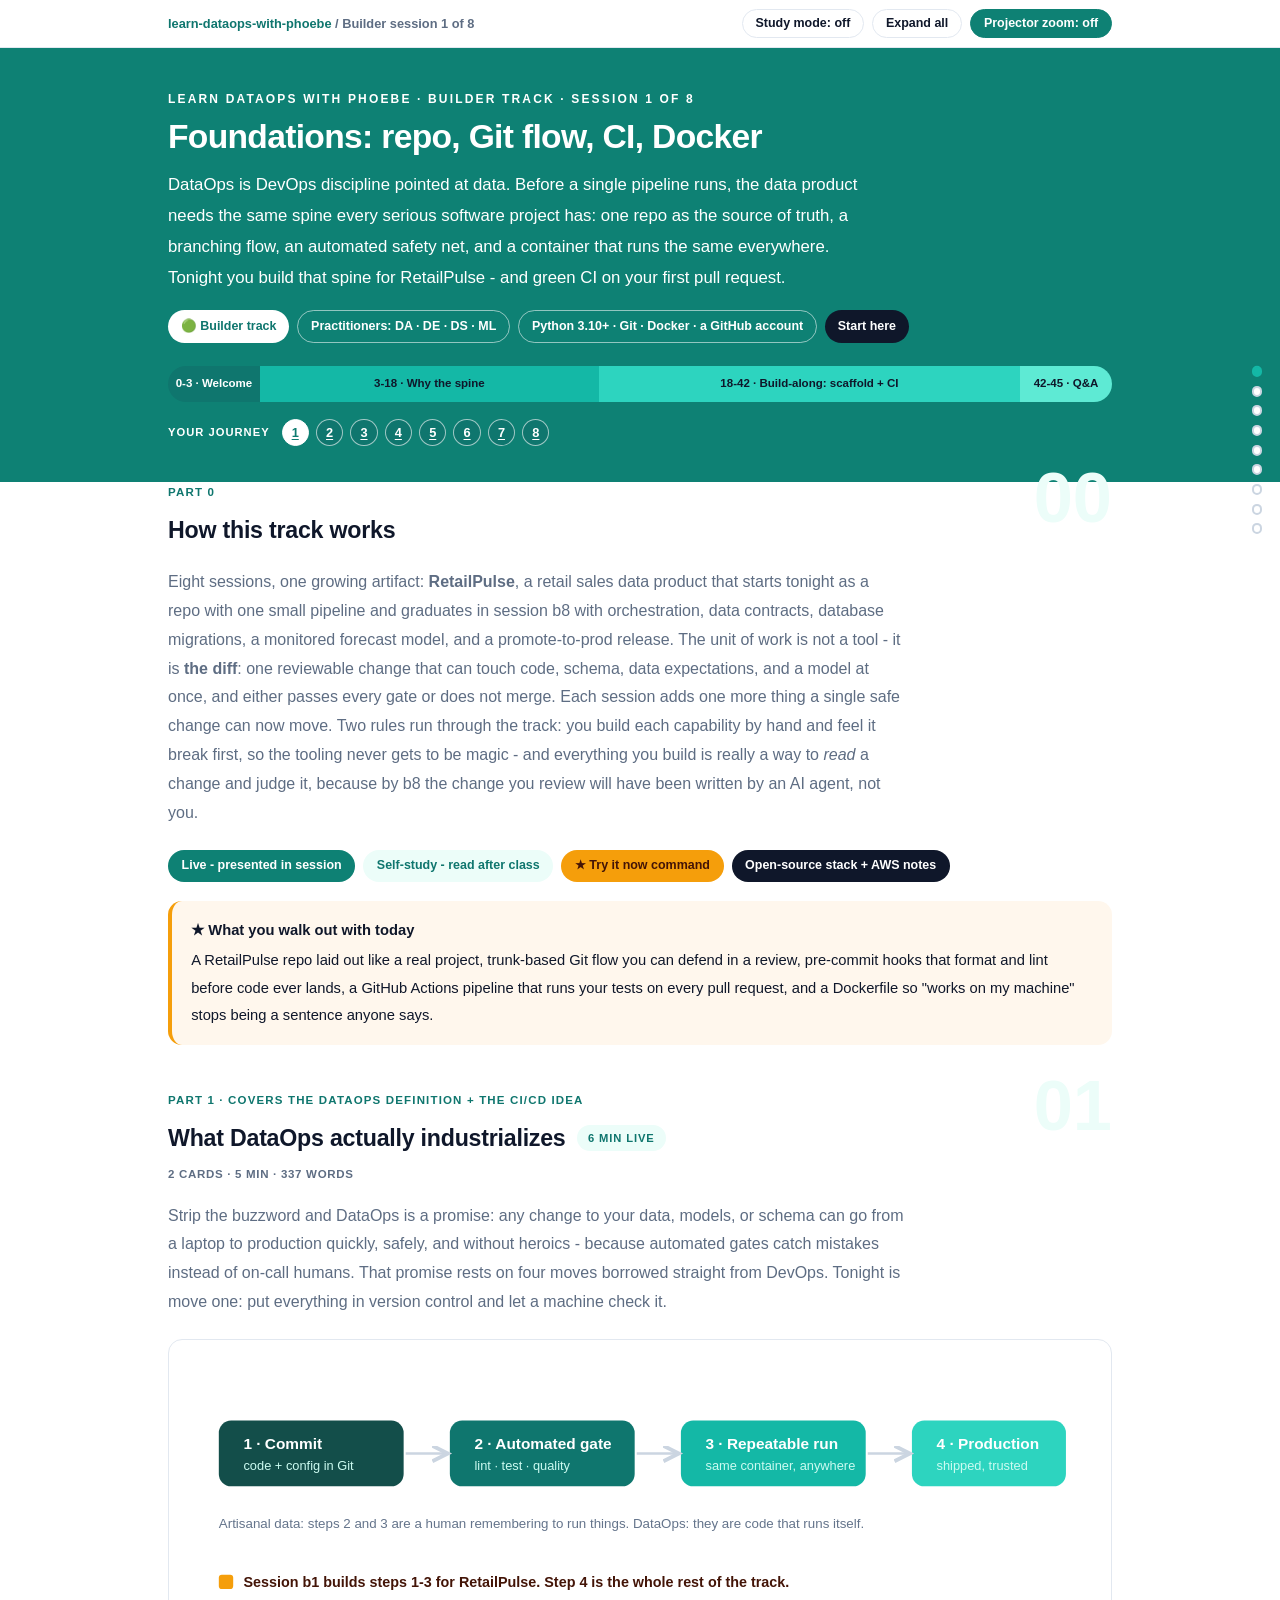
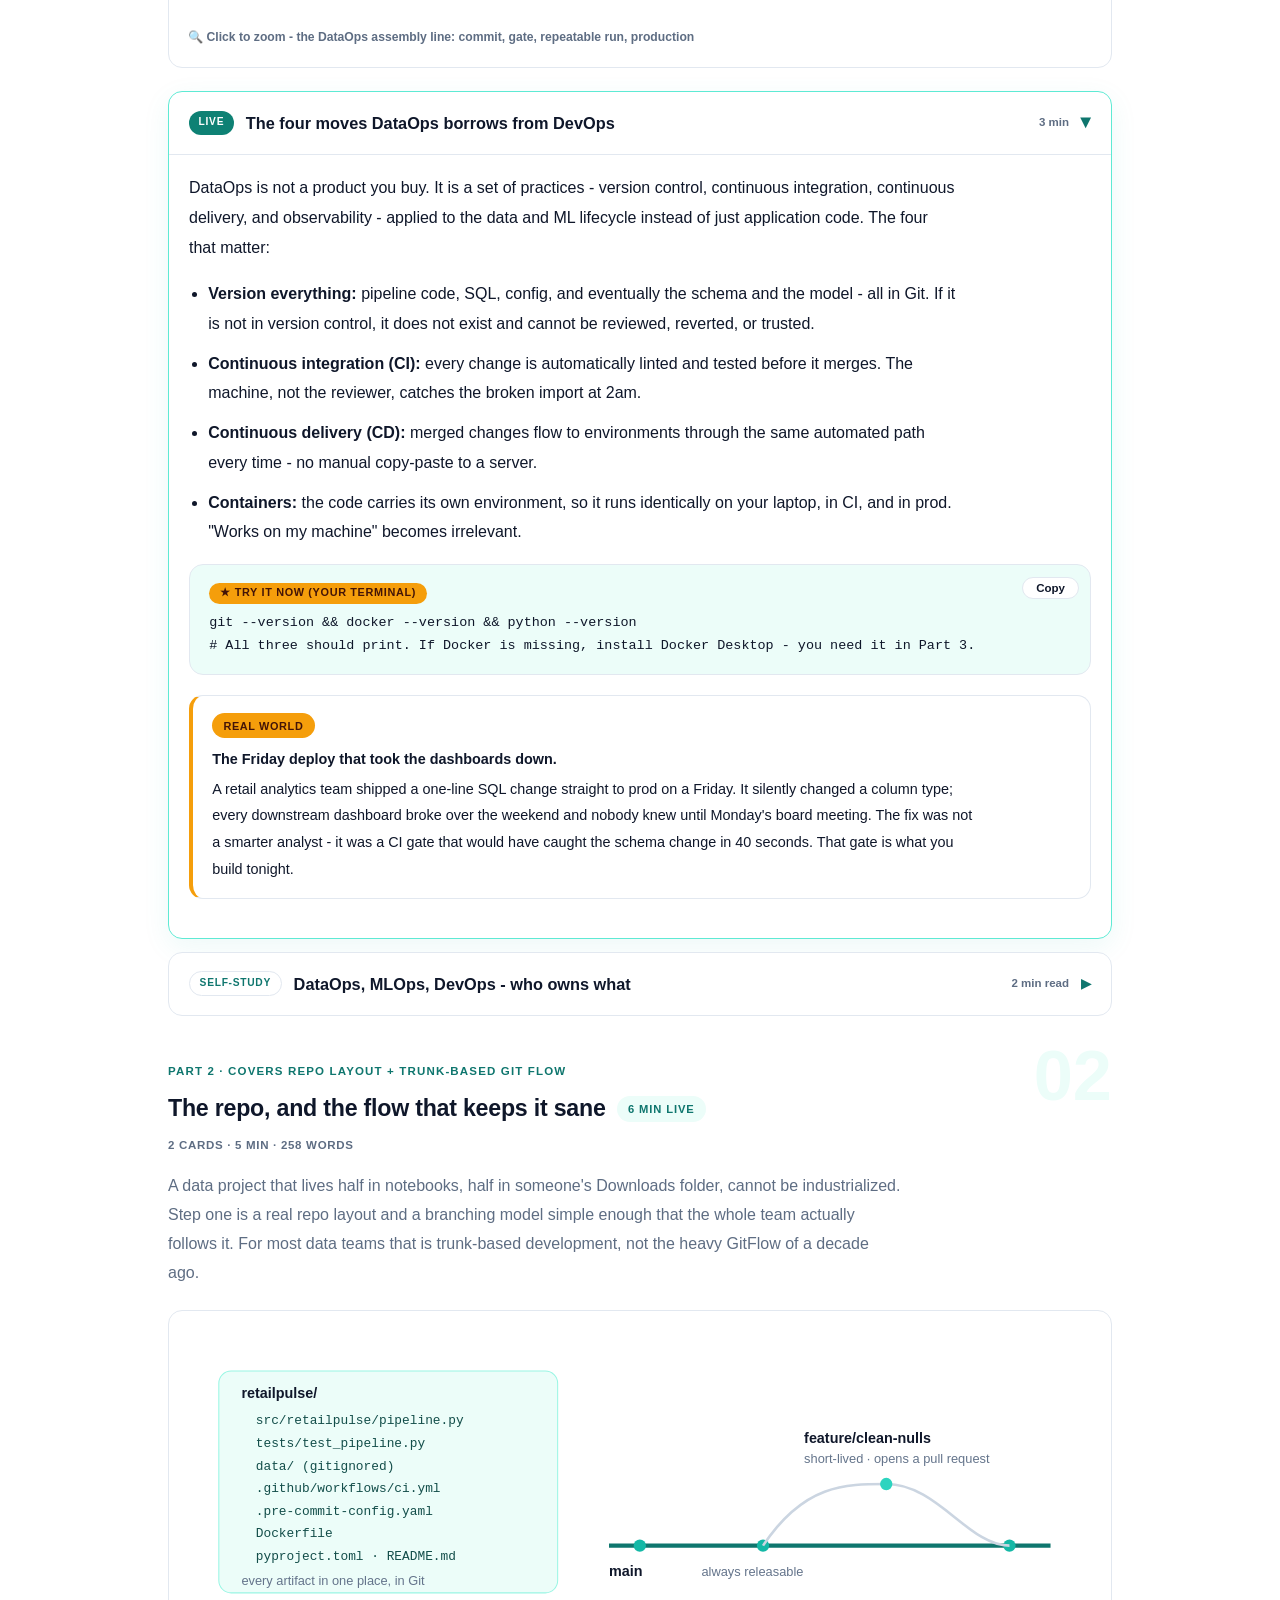
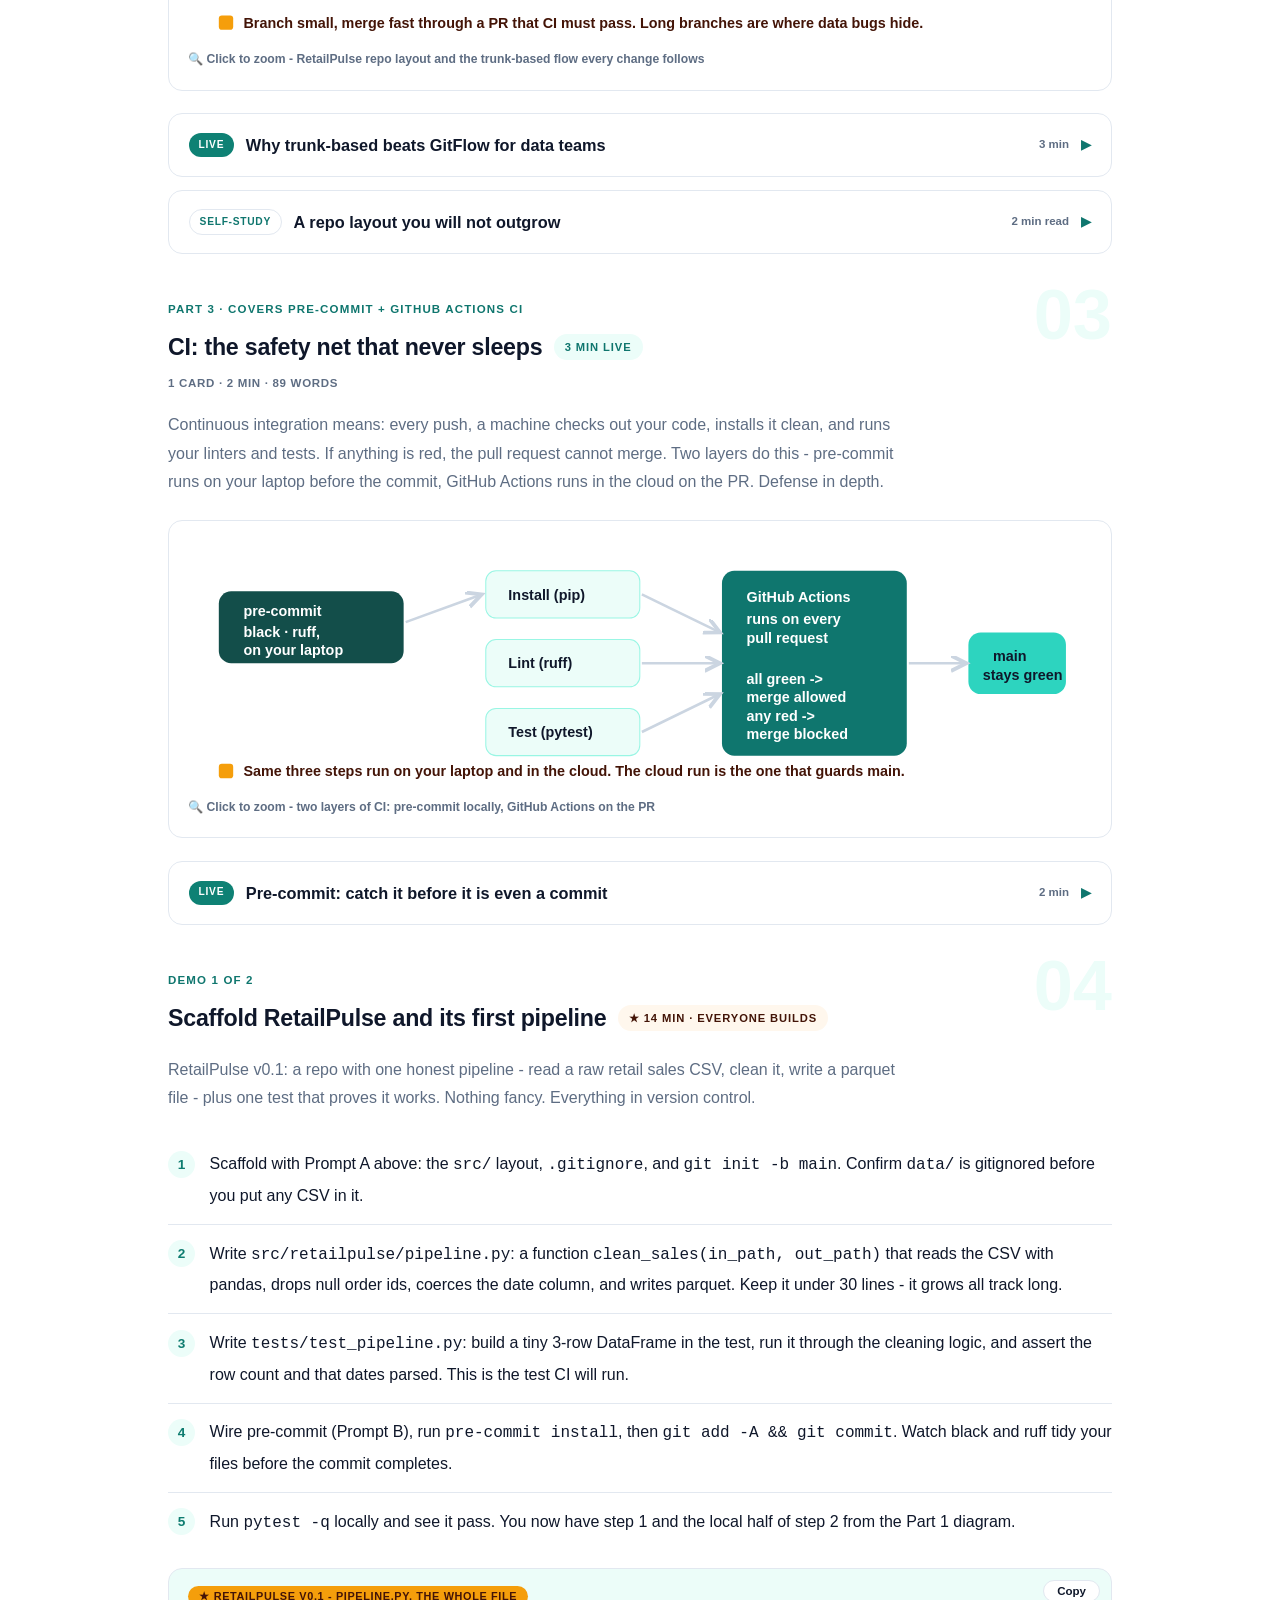
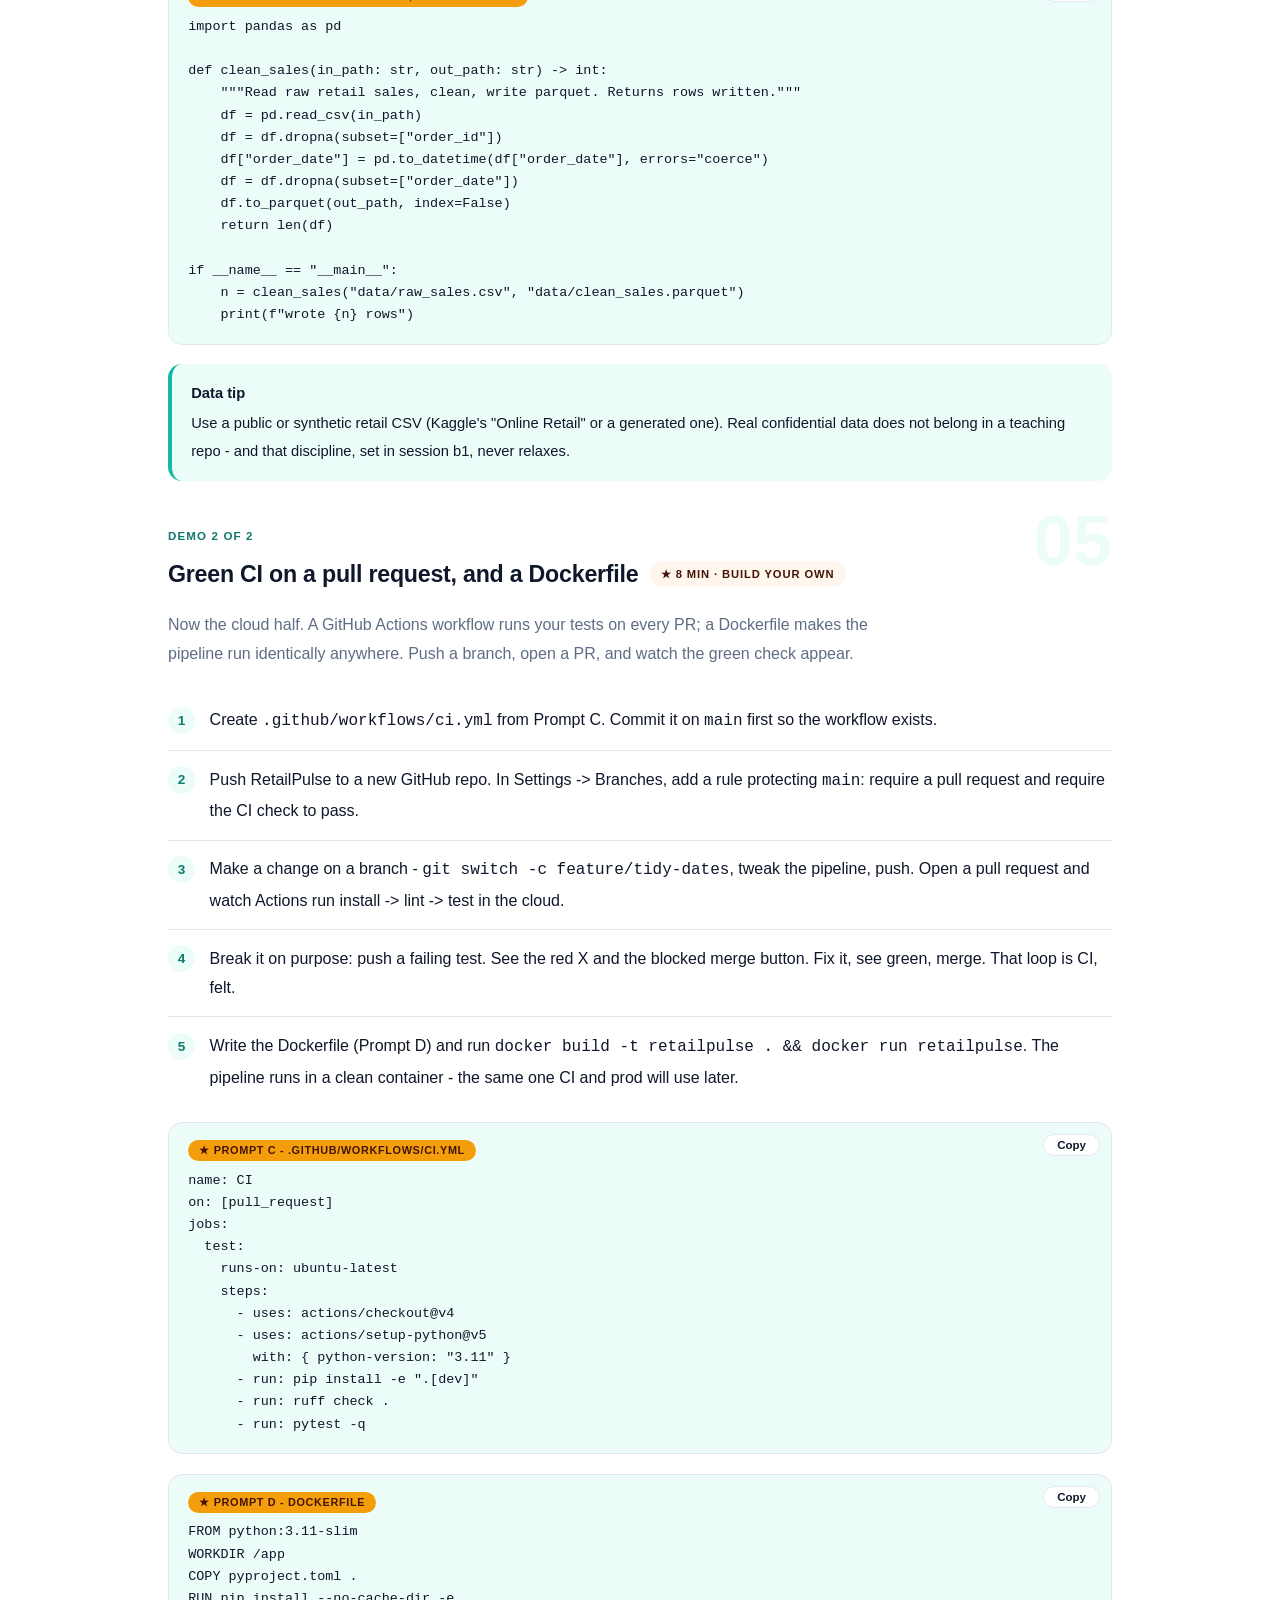
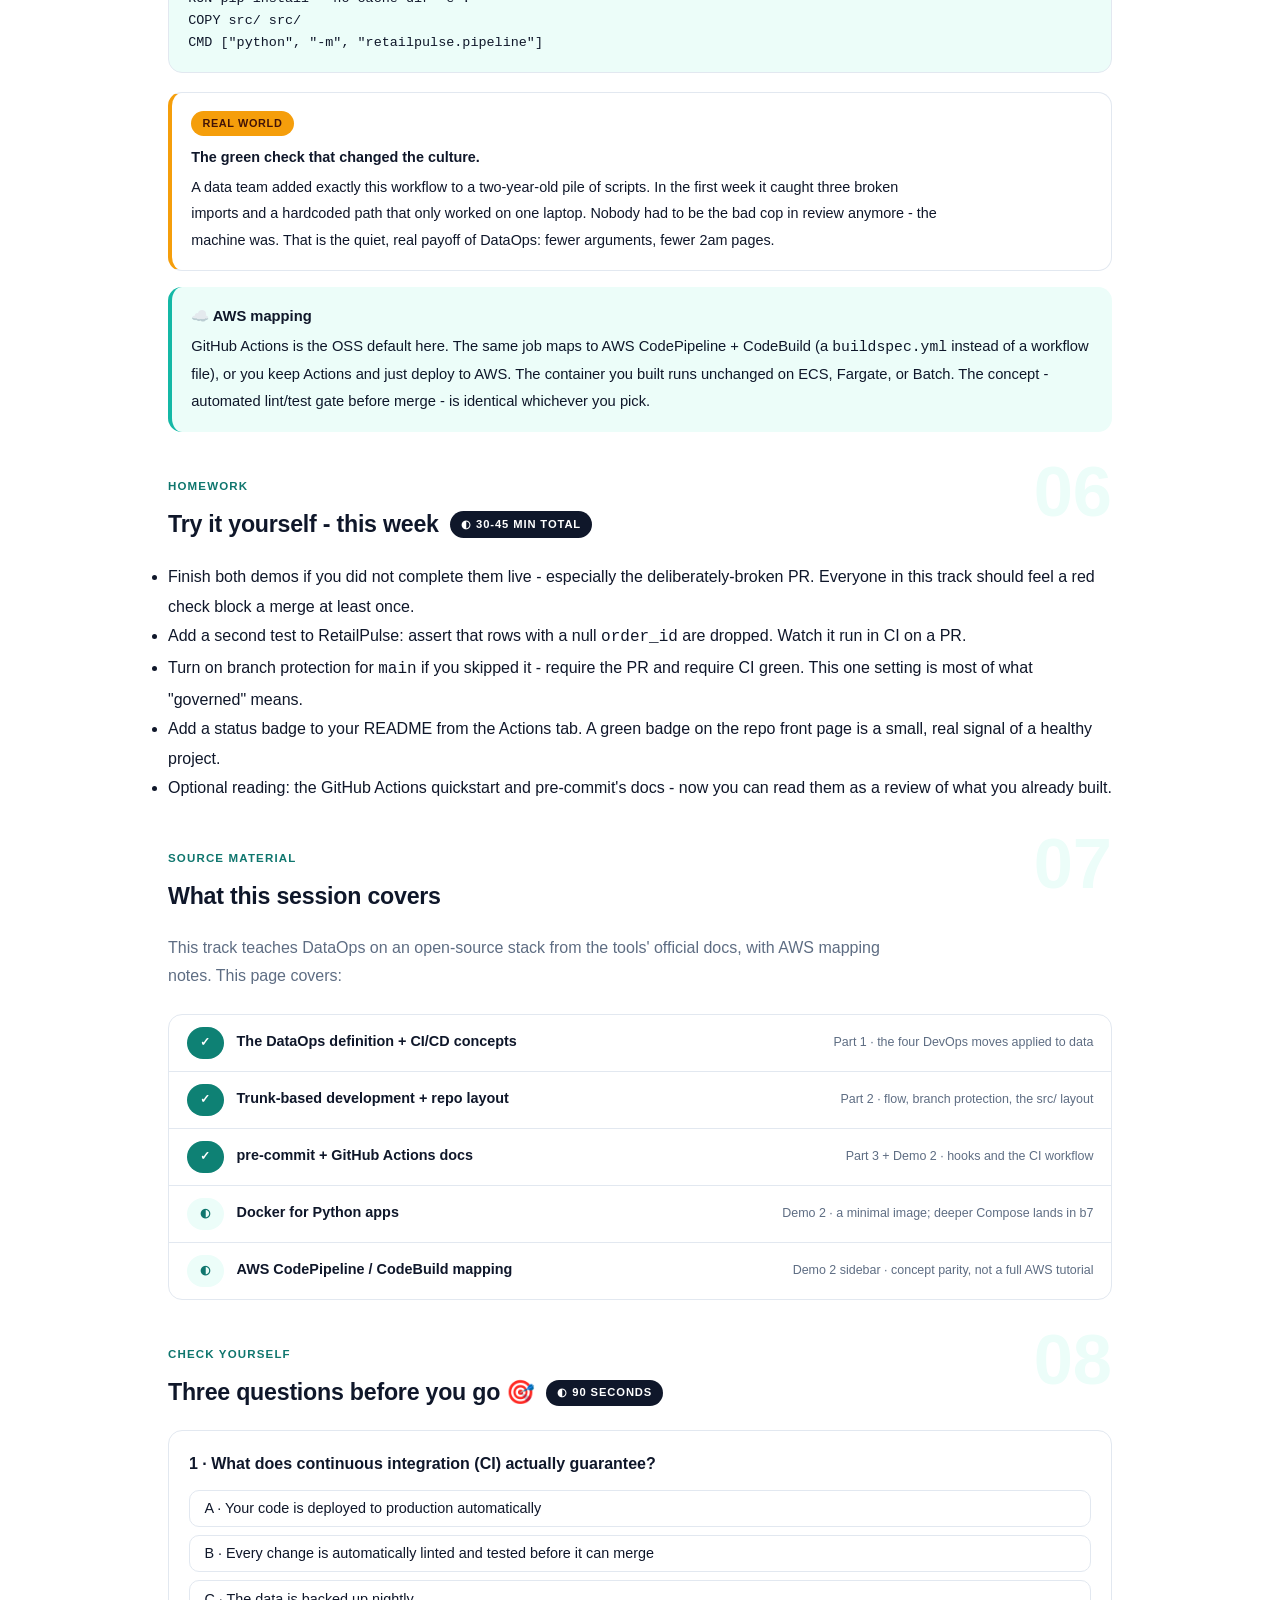
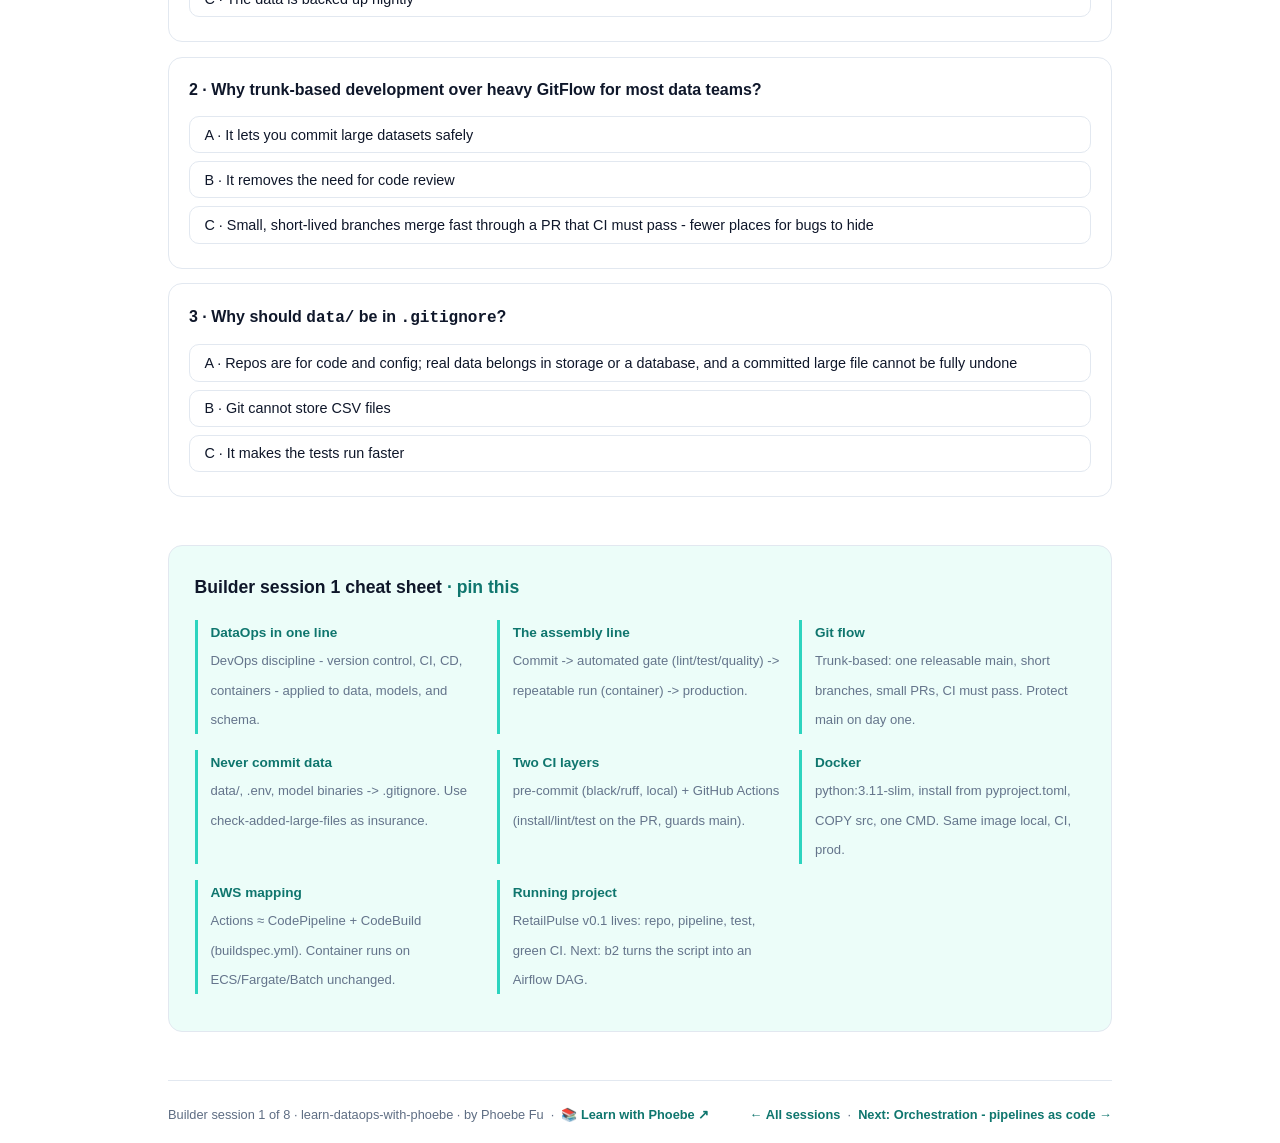
<file: courses/b1-foundations-repo.html>
<!DOCTYPE html>
<html lang="en">
<head>
<meta charset="UTF-8">
<meta name="viewport" content="width=device-width, initial-scale=1.0">
<!-- social:start -->
<meta name="description" content="Builder session 1 of 8. Eight sessions, one growing artifact: RetailPulse , a retail sales data product that starts tonight as a repo with one small pipeline and graduates in session b8 with...">
<meta property="og:type" content="article">
<meta property="og:site_name" content="Learn with Phoebe">
<meta property="og:title" content="Foundations: repo, Git flow, CI, Docker - learn dataops with phoebe">
<meta property="og:description" content="Builder session 1 of 8. Eight sessions, one growing artifact: RetailPulse , a retail sales data product that starts tonight as a repo with one small pipeline and graduates in session b8 with...">
<meta property="og:url" content="https://phoebefu6.github.io/learn-dataops-with-phoebe/courses/b1-foundations-repo.html">
<meta property="og:image" content="https://phoebefu6.github.io/learn-dataops-with-phoebe/assets/og-cover.png">
<meta property="og:image:width" content="1200">
<meta property="og:image:height" content="630">
<meta name="twitter:card" content="summary_large_image">
<meta name="twitter:title" content="Foundations: repo, Git flow, CI, Docker - learn dataops with phoebe">
<meta name="twitter:description" content="Builder session 1 of 8. Eight sessions, one growing artifact: RetailPulse , a retail sales data product that starts tonight as a repo with one small pipeline and graduates in session b8 with...">
<meta name="twitter:image" content="https://phoebefu6.github.io/learn-dataops-with-phoebe/assets/og-cover.png">
<!-- social:end -->
<title>Builder session 1 · Foundations: repo, Git flow, CI, Docker - learn dataops with phoebe</title>
<link rel="stylesheet" href="../assets/style.css?v=33">
</head>
<body>

<div class="toolbar">
  <div class="wrap">
    <span class="crumb"><a href="../index.html">learn-dataops-with-phoebe</a> / Builder session 1 of 8</span>
    <button class="btn" id="toggle-all" type="button">Expand all</button>
    <button class="btn primary" id="zoom-toggle" type="button">Projector zoom: off</button>
  </div>
</div>

<header class="masthead">
  <div class="wrap">
    <div class="eyebrow">Learn DataOps with Phoebe · Builder track · Session 1 of 8</div>
    <h1>Foundations: <span class="accent">repo, Git flow, CI, Docker</span></h1>
    <p class="sub">DataOps is DevOps discipline pointed at data. Before a single pipeline runs, the data product needs the same spine every serious software project has: one repo as the source of truth, a branching flow, an automated safety net, and a container that runs the same everywhere. Tonight you build that spine for RetailPulse - and green CI on your first pull request.</p>
    <div class="chip-row">
      <span class="chip level">🟢 Builder track</span>
      <span class="chip audience">Practitioners: DA · DE · DS · ML</span>
      <span class="chip audience">Python 3.10+ · Git · Docker · a GitHub account</span>
      <span class="chip time">Start here</span>
    </div>
    <div class="agenda">
      <span class="a1" style="flex:1">0-3 · Welcome</span>
      <span class="a2" style="flex:4">3-18 · Why the spine</span>
      <span class="a3" style="flex:5">18-42 · Build-along: scaffold + CI</span>
      <span class="a4" style="flex:1">42-45 · Q&amp;A</span>
    </div>
  </div>
</header>

<main class="wrap">

  <!-- ============ INTRO ============ -->
  <section class="section" id="intro">
    <div class="section-kicker">
      <span class="klabel">Part 0</span>
      <h2>How this track works</h2>
    </div>
    <p class="lede">Eight sessions, one growing artifact: <strong>RetailPulse</strong>, a retail sales data product that starts tonight as a repo with one small pipeline and graduates in session b8 with orchestration, data contracts, database migrations, a monitored forecast model, and a promote-to-prod release. The unit of work is not a tool - it is <strong>the diff</strong>: one reviewable change that can touch code, schema, data expectations, and a model at once, and either passes every gate or does not merge. Each session adds one more thing a single safe change can now move. Two rules run through the track: you build each capability by hand and feel it break first, so the tooling never gets to be magic - and everything you build is really a way to <em>read</em> a change and judge it, because by b8 the change you review will have been written by an AI agent, not you.</p>
    <div class="legend">
      <span class="pill solid">Live - presented in session</span>
      <span class="pill light">Self-study - read after class</span>
      <span class="pill peach">★ Try it now command</span>
      <span class="pill inkpill">Open-source stack + AWS notes</span>
    </div>
    <div class="callout win">
      <strong>★ What you walk out with today</strong>
      A RetailPulse repo laid out like a real project, trunk-based Git flow you can defend in a review, pre-commit hooks that format and lint before code ever lands, a GitHub Actions pipeline that runs your tests on every pull request, and a Dockerfile so "works on my machine" stops being a sentence anyone says.
    </div>
  </section>

  <!-- ============ PART 1: WHAT DATAOPS INDUSTRIALIZES ============ -->
  <section class="section" id="what-dataops">
    <div class="section-kicker">
      <span class="klabel">Part 1 · covers the DataOps definition + the CI/CD idea</span>
      <h2>What DataOps actually industrializes <span class="tag concept">6 min live</span></h2>
    </div>
    <p class="lede">Strip the buzzword and DataOps is a promise: any change to your data, models, or schema can go from a laptop to production quickly, safely, and without heroics - because automated gates catch mistakes instead of on-call humans. That promise rests on four moves borrowed straight from DevOps. Tonight is move one: put everything in version control and let a machine check it.</p>

    <figure class="zoomable">
      <svg viewBox="0 0 880 250" xmlns="http://www.w3.org/2000/svg" role="img" aria-label="From artisanal to industrialized: a change flows through version control, an automated gate, and a repeatable run to production">
        <style>
          .b1pT { font: 700 15px Inter, sans-serif; fill: #FFFFFF; }
          .b1pL { font: 400 12.5px Inter, sans-serif; fill: #CCFBF1; }
          .b1pX { font: 400 13px Inter, sans-serif; fill: #64748B; }
          .b1pN { font: 600 14px Inter, sans-serif; fill: #431407; }
          .b1pArr { stroke: #CBD5E1; stroke-width: 2.5; fill: none; marker-end: url(#b1pAh); }
        </style>
        <defs>
          <marker id="b1pAh" markerWidth="8" markerHeight="8" refX="6" refY="3" orient="auto">
            <path d="M0,0 L6,3 L0,6" fill="none" stroke="#CBD5E1" stroke-width="1.5"/>
          </marker>
        </defs>
        <rect x="30" y="60" width="180" height="64" rx="12" fill="#134E4A"/>
        <text class="b1pT" x="54" y="88">1 · Commit</text>
        <text class="b1pL" x="54" y="108">code + config in Git</text>
        <rect x="255" y="60" width="180" height="64" rx="12" fill="#0F766E"/>
        <text class="b1pT" x="279" y="88">2 · Automated gate</text>
        <text class="b1pL" x="279" y="108">lint · test · quality</text>
        <rect x="480" y="60" width="180" height="64" rx="12" fill="#14B8A6"/>
        <text class="b1pT" x="504" y="88">3 · Repeatable run</text>
        <text class="b1pL" x="504" y="108">same container, anywhere</text>
        <rect x="705" y="60" width="150" height="64" rx="12" fill="#2DD4BF"/>
        <text class="b1pT" x="729" y="88" fill="#0F172A">4 · Production</text>
        <text class="b1pL" x="729" y="108" fill="#134E4A">shipped, trusted</text>
        <line class="b1pArr" x1="212" y1="92" x2="253" y2="92"/>
        <line class="b1pArr" x1="437" y1="92" x2="478" y2="92"/>
        <line class="b1pArr" x1="662" y1="92" x2="703" y2="92"/>
        <text class="b1pX" x="30" y="165">Artisanal data: steps 2 and 3 are a human remembering to run things. DataOps: they are code that runs itself.</text>
        <rect x="30" y="210" width="14" height="14" rx="3" fill="#F59E0B"/>
        <text class="b1pN" x="54" y="222">Session b1 builds steps 1-3 for RetailPulse. Step 4 is the whole rest of the track.</text>
      </svg>
      <figcaption>🔍 Click to zoom - the DataOps assembly line: commit, gate, repeatable run, production</figcaption>
    </figure>

    <details class="card" open>
      <summary><span class="mode live">Live</span>The four moves DataOps borrows from DevOps<span class="mini">3 min</span><span class="caret">▶</span></summary>
      <div class="body">
        <p>DataOps is not a product you buy. It is a set of practices - version control, continuous integration, continuous delivery, and observability - applied to the data and ML lifecycle instead of just application code. The four that matter:</p>
        <ul>
          <li><strong>Version everything:</strong> pipeline code, SQL, config, and eventually the schema and the model - all in Git. If it is not in version control, it does not exist and cannot be reviewed, reverted, or trusted.</li>
          <li><strong>Continuous integration (CI):</strong> every change is automatically linted and tested before it merges. The machine, not the reviewer, catches the broken import at 2am.</li>
          <li><strong>Continuous delivery (CD):</strong> merged changes flow to environments through the same automated path every time - no manual copy-paste to a server.</li>
          <li><strong>Containers:</strong> the code carries its own environment, so it runs identically on your laptop, in CI, and in prod. "Works on my machine" becomes irrelevant.</li>
        </ul>
        <div class="prompt-box good"><span class="label">★ Try it now (your terminal)</span>git --version &amp;&amp; docker --version &amp;&amp; python --version
# All three should print. If Docker is missing, install Docker Desktop - you need it in Part 3.</div>
        <div class="callout example">
          <span class="ex-pill">Real world</span>
          <p><strong>The Friday deploy that took the dashboards down.</strong> A retail analytics team shipped a one-line SQL change straight to prod on a Friday. It silently changed a column type; every downstream dashboard broke over the weekend and nobody knew until Monday's board meeting. The fix was not a smarter analyst - it was a CI gate that would have caught the schema change in 40 seconds. That gate is what you build tonight.</p>
        </div>
      </div>
    </details>

    <details class="card">
      <summary><span class="mode self">Self-study</span>DataOps, MLOps, DevOps - who owns what<span class="mini">2 min read</span><span class="caret">▶</span></summary>
      <div class="body">
        <p>The terms overlap and people fight about the borders. A working map:</p>
        <table class="clean">
          <thead><tr><th>Discipline</th><th>Object it ships safely</th><th>In this course</th></tr></thead>
          <tbody>
            <tr><td>DevOps</td><td>Application code</td><td>The spine - b1 (this session)</td></tr>
            <tr><td>Data CI/CD</td><td>Pipelines and datasets</td><td>b2 orchestration, b3 testing</td></tr>
            <tr><td>DBOps</td><td>Database schema</td><td>b4 migrations</td></tr>
            <tr><td>MLOps</td><td>Models</td><td>b5 tracking, b6 deploy/monitor</td></tr>
          </tbody>
        </table>
        <p>DataOps is the umbrella - the culture and automation that makes all four move at the same cadence. The leader track's session a2 maps each of these to a business risk; worth a skim if you ever have to justify this work to a budget holder.</p>
      </div>
    </details>
  </section>

  <!-- ============ PART 2: THE REPO AS SOURCE OF TRUTH ============ -->
  <section class="section" id="repo-flow">
    <div class="section-kicker">
      <span class="klabel">Part 2 · covers repo layout + trunk-based Git flow</span>
      <h2>The repo, and the flow that keeps it sane <span class="tag concept">6 min live</span></h2>
    </div>
    <p class="lede">A data project that lives half in notebooks, half in someone's Downloads folder, cannot be industrialized. Step one is a real repo layout and a branching model simple enough that the whole team actually follows it. For most data teams that is trunk-based development, not the heavy GitFlow of a decade ago.</p>

    <figure class="zoomable">
      <svg viewBox="0 0 880 300" xmlns="http://www.w3.org/2000/svg" role="img" aria-label="RetailPulse repo layout on the left and trunk-based Git flow on the right: short branches merge back to main through a pull request">
        <style>
          .b1rT { font: 700 14px Inter, sans-serif; fill: #0F172A; }
          .b1rM { font: 400 12.5px 'SFMono-Regular', ui-monospace, monospace; fill: #134E4A; }
          .b1rX { font: 400 12.5px Inter, sans-serif; fill: #64748B; }
          .b1rN { font: 600 14px Inter, sans-serif; fill: #431407; }
          .b1rBr { stroke: #CBD5E1; stroke-width: 2.5; fill: none; }
          .b1rMain { stroke: #0F766E; stroke-width: 4; fill: none; }
          .b1rDot { fill: #14B8A6; }
        </style>
        <rect x="30" y="40" width="330" height="216" rx="12" fill="#ECFDF9" stroke="#99F6E4"/>
        <text class="b1rT" x="52" y="66">retailpulse/</text>
        <text class="b1rM" x="66" y="92">src/retailpulse/pipeline.py</text>
        <text class="b1rM" x="66" y="114">tests/test_pipeline.py</text>
        <text class="b1rM" x="66" y="136">data/ (gitignored)</text>
        <text class="b1rM" x="66" y="158">.github/workflows/ci.yml</text>
        <text class="b1rM" x="66" y="180">.pre-commit-config.yaml</text>
        <text class="b1rM" x="66" y="202">Dockerfile</text>
        <text class="b1rM" x="66" y="224">pyproject.toml · README.md</text>
        <text class="b1rX" x="52" y="248">every artifact in one place, in Git</text>
        <path class="b1rMain" d="M410 210 L840 210"/>
        <circle class="b1rDot" cx="440" cy="210" r="6"/>
        <circle class="b1rDot" cx="560" cy="210" r="6"/>
        <circle class="b1rDot" cx="800" cy="210" r="6"/>
        <text class="b1rT" x="410" y="240">main</text>
        <text class="b1rX" x="500" y="240">always releasable</text>
        <path class="b1rBr" d="M560 210 C 600 150, 640 150, 680 150"/>
        <path class="b1rBr" d="M680 150 C 730 150, 760 210, 800 210"/>
        <circle cx="680" cy="150" r="6" fill="#2DD4BF"/>
        <text class="b1rT" x="600" y="110">feature/clean-nulls</text>
        <text class="b1rX" x="600" y="130">short-lived · opens a pull request</text>
        <rect x="30" y="278" width="14" height="14" rx="3" fill="#F59E0B"/>
        <text class="b1rN" x="54" y="290">Branch small, merge fast through a PR that CI must pass. Long branches are where data bugs hide.</text>
      </svg>
      <figcaption>🔍 Click to zoom - RetailPulse repo layout and the trunk-based flow every change follows</figcaption>
    </figure>

    <details class="card">
      <summary><span class="mode live">Live</span>Why trunk-based beats GitFlow for data teams<span class="mini">3 min</span><span class="caret">▶</span></summary>
      <div class="body">
        <p>GitFlow - with its develop, release, and hotfix branches - was built for shrink-wrapped software with scheduled releases. Data teams ship continuously and are usually small. Trunk-based development fits better:</p>
        <ul>
          <li><strong>One long-lived branch:</strong> <code>main</code>, always releasable. Everything else is a short branch that lives hours to a day.</li>
          <li><strong>Small pull requests:</strong> a change that touches one transformation, reviewed and merged same-day. Small PRs get better review and cause smaller incidents.</li>
          <li><strong>CI is the gatekeeper:</strong> the branch cannot merge until the automated checks pass. This is the rule that makes the whole thing safe - and it is a repo setting, not a person's willpower.</li>
          <li><strong>Protect main:</strong> require the PR and require CI green. In GitHub: Settings -> Branches -> add a rule. Do it on day one, before anyone can push straight to main.</li>
        </ul>
        <div class="callout tip">
          <strong>Data-specific rule</strong>
          Never commit data. Put <code>data/</code>, <code>.env</code>, and model binaries in <code>.gitignore</code>. Repos are for code and config; real data lives in object storage or a database. A committed 2GB CSV is a mistake you cannot fully undo.
        </div>
      </div>
    </details>

    <details class="card">
      <summary><span class="mode self">Self-study</span>A repo layout you will not outgrow<span class="mini">2 min read</span><span class="caret">▶</span></summary>
      <div class="body">
        <p>The <code>src/</code> layout (package under <code>src/</code>, tests beside it) is the boring, correct default - it forces you to install your package the way users will and stops "it imports locally but breaks in CI" surprises.</p>
        <div class="prompt-box good"><span class="label">Prompt A - the scaffold (bash)</span>mkdir -p retailpulse/src/retailpulse retailpulse/tests retailpulse/data
cd retailpulse
printf "data/\n.env\n__pycache__/\n*.parquet\n" &gt; .gitignore
git init -b main</div>
        <p>Add a <code>pyproject.toml</code> declaring the package and its dependencies (pandas, pyarrow, pytest). This becomes the single place that says what RetailPulse needs - CI and Docker both read it.</p>
      </div>
    </details>
  </section>

  <!-- ============ PART 3: CI - THE SAFETY NET ============ -->
  <section class="section" id="ci">
    <div class="section-kicker">
      <span class="klabel">Part 3 · covers pre-commit + GitHub Actions CI</span>
      <h2>CI: the safety net that never sleeps <span class="tag concept">3 min live</span></h2>
    </div>
    <p class="lede">Continuous integration means: every push, a machine checks out your code, installs it clean, and runs your linters and tests. If anything is red, the pull request cannot merge. Two layers do this - pre-commit runs on your laptop before the commit, GitHub Actions runs in the cloud on the PR. Defense in depth.</p>

    <figure class="zoomable">
      <svg viewBox="0 0 880 240" xmlns="http://www.w3.org/2000/svg" role="img" aria-label="Two layers of checks: pre-commit on the laptop, then GitHub Actions in the cloud running install, lint, and test before merge is allowed">
        <style>
          .b1cT { font: 700 14px Inter, sans-serif; fill: #FFFFFF; }
          .b1cI { font: 700 14px Inter, sans-serif; fill: #0F172A; }
          .b1cX { font: 400 12.5px Inter, sans-serif; fill: #64748B; }
          .b1cN { font: 600 14px Inter, sans-serif; fill: #431407; }
          .b1cArr { stroke: #CBD5E1; stroke-width: 2.5; fill: none; marker-end: url(#b1cAh); }
        </style>
        <defs>
          <marker id="b1cAh" markerWidth="8" markerHeight="8" refX="6" refY="3" orient="auto">
            <path d="M0,0 L6,3 L0,6" fill="none" stroke="#CBD5E1" stroke-width="1.5"/>
          </marker>
        </defs>
        <rect x="30" y="50" width="180" height="70" rx="12" fill="#134E4A"/>
        <text class="b1cT" x="54" y="74">pre-commit</text>
        <text class="b1cT" x="54" y="94" font-weight="400" fill="#CCFBF1">black · ruff,</text>
        <text class="b1cT" x="54" y="112" font-weight="400" fill="#CCFBF1">on your laptop</text>
        <rect x="290" y="30" width="150" height="46" rx="10" fill="#ECFDF9" stroke="#99F6E4"/>
        <text class="b1cI" x="312" y="58">Install (pip)</text>
        <rect x="290" y="97" width="150" height="46" rx="10" fill="#ECFDF9" stroke="#99F6E4"/>
        <text class="b1cI" x="312" y="125">Lint (ruff)</text>
        <rect x="290" y="164" width="150" height="46" rx="10" fill="#ECFDF9" stroke="#99F6E4"/>
        <text class="b1cI" x="312" y="192">Test (pytest)</text>
        <rect x="520" y="30" width="180" height="180" rx="12" fill="#0F766E"/>
        <text class="b1cT" x="544" y="60">GitHub Actions</text>
        <text class="b1cT" x="544" y="82" font-weight="400" fill="#CCFBF1">runs on every</text>
        <text class="b1cT" x="544" y="100" font-weight="400" fill="#CCFBF1">pull request</text>
        <text class="b1cT" x="544" y="140" font-weight="400" fill="#CCFBF1">all green -></text>
        <text class="b1cT" x="544" y="158" font-weight="400" fill="#CCFBF1">merge allowed</text>
        <text class="b1cT" x="544" y="176" font-weight="400" fill="#CCFBF1">any red -></text>
        <text class="b1cT" x="544" y="194" font-weight="400" fill="#CCFBF1">merge blocked</text>
        <rect x="760" y="90" width="95" height="60" rx="12" fill="#2DD4BF"/>
        <text class="b1cI" x="784" y="118">main</text>
        <text class="b1cI" x="774" y="136" font-weight="400" font-size="11">stays green</text>
        <line class="b1cArr" x1="212" y1="80" x2="286" y2="53"/>
        <line class="b1cArr" x1="442" y1="53" x2="518" y2="90"/>
        <line class="b1cArr" x1="442" y1="120" x2="518" y2="120"/>
        <line class="b1cArr" x1="442" y1="187" x2="518" y2="150"/>
        <line class="b1cArr" x1="702" y1="120" x2="758" y2="120"/>
        <rect x="30" y="218" width="14" height="14" rx="3" fill="#F59E0B"/>
        <text class="b1cN" x="54" y="230">Same three steps run on your laptop and in the cloud. The cloud run is the one that guards main.</text>
      </svg>
      <figcaption>🔍 Click to zoom - two layers of CI: pre-commit locally, GitHub Actions on the PR</figcaption>
    </figure>

    <details class="card">
      <summary><span class="mode live">Live</span>Pre-commit: catch it before it is even a commit<span class="mini">2 min</span><span class="caret">▶</span></summary>
      <div class="body">
        <p>Pre-commit hooks run on <code>git commit</code> and can auto-format and lint. They keep the diff clean and stop the whole team arguing about style in review. Your workspace default is <code>black</code> for formatting and <code>ruff</code> for linting.</p>
        <div class="prompt-box good"><span class="label">Prompt B - .pre-commit-config.yaml</span>repos:
  - repo: https://github.com/astral-sh/ruff-pre-commit
    rev: v0.6.0
    hooks: [{ id: ruff, args: [--fix] }, { id: ruff-format }]
  - repo: https://github.com/pre-commit/pre-commit-hooks
    rev: v4.6.0
    hooks: [{ id: end-of-file-fixer }, { id: check-added-large-files }]</div>
        <p>Then <code>pip install pre-commit &amp;&amp; pre-commit install</code>. The <code>check-added-large-files</code> hook is your insurance against the accidental committed dataset.</p>
      </div>
    </details>
  </section>

  <!-- ============ DEMO 1 ============ -->
  <section class="section" id="demo-1">
    <div class="section-kicker">
      <span class="klabel">Demo 1 of 2</span>
      <h2>Scaffold RetailPulse and its first pipeline <span class="tag demo">★ 14 min · everyone builds</span></h2>
    </div>
    <p class="lede">RetailPulse v0.1: a repo with one honest pipeline - read a raw retail sales CSV, clean it, write a parquet file - plus one test that proves it works. Nothing fancy. Everything in version control.</p>

    <div class="steps">
      <div class="step"><p>Scaffold with Prompt A above: the <code>src/</code> layout, <code>.gitignore</code>, and <code>git init -b main</code>. Confirm <code>data/</code> is gitignored before you put any CSV in it.</p></div>
      <div class="step"><p>Write <code>src/retailpulse/pipeline.py</code>: a function <code>clean_sales(in_path, out_path)</code> that reads the CSV with pandas, drops null order ids, coerces the date column, and writes parquet. Keep it under 30 lines - it grows all track long.</p></div>
      <div class="step"><p>Write <code>tests/test_pipeline.py</code>: build a tiny 3-row DataFrame in the test, run it through the cleaning logic, and assert the row count and that dates parsed. This is the test CI will run.</p></div>
      <div class="step"><p>Wire pre-commit (Prompt B), run <code>pre-commit install</code>, then <code>git add -A &amp;&amp; git commit</code>. Watch black and ruff tidy your files before the commit completes.</p></div>
      <div class="step"><p>Run <code>pytest -q</code> locally and see it pass. You now have step 1 and the local half of step 2 from the Part 1 diagram.</p></div>
    </div>

    <div class="prompt-box good"><span class="label">★ RetailPulse v0.1 - pipeline.py, the whole file</span>import pandas as pd

def clean_sales(in_path: str, out_path: str) -> int:
    """Read raw retail sales, clean, write parquet. Returns rows written."""
    df = pd.read_csv(in_path)
    df = df.dropna(subset=["order_id"])
    df["order_date"] = pd.to_datetime(df["order_date"], errors="coerce")
    df = df.dropna(subset=["order_date"])
    df.to_parquet(out_path, index=False)
    return len(df)

if __name__ == "__main__":
    n = clean_sales("data/raw_sales.csv", "data/clean_sales.parquet")
    print(f"wrote {n} rows")</div>

    <div class="callout tip">
      <strong>Data tip</strong>
      Use a public or synthetic retail CSV (Kaggle's "Online Retail" or a generated one). Real confidential data does not belong in a teaching repo - and that discipline, set in session b1, never relaxes.
    </div>
  </section>

  <!-- ============ DEMO 2 ============ -->
  <section class="section" id="demo-2">
    <div class="section-kicker">
      <span class="klabel">Demo 2 of 2</span>
      <h2>Green CI on a pull request, and a Dockerfile <span class="tag demo">★ 8 min · build your own</span></h2>
    </div>
    <p class="lede">Now the cloud half. A GitHub Actions workflow runs your tests on every PR; a Dockerfile makes the pipeline run identically anywhere. Push a branch, open a PR, and watch the green check appear.</p>

    <div class="steps">
      <div class="step"><p>Create <code>.github/workflows/ci.yml</code> from Prompt C. Commit it on <code>main</code> first so the workflow exists.</p></div>
      <div class="step"><p>Push RetailPulse to a new GitHub repo. In Settings -> Branches, add a rule protecting <code>main</code>: require a pull request and require the CI check to pass.</p></div>
      <div class="step"><p>Make a change on a branch - <code>git switch -c feature/tidy-dates</code>, tweak the pipeline, push. Open a pull request and watch Actions run install -> lint -> test in the cloud.</p></div>
      <div class="step"><p>Break it on purpose: push a failing test. See the red X and the blocked merge button. Fix it, see green, merge. That loop is CI, felt.</p></div>
      <div class="step"><p>Write the Dockerfile (Prompt D) and run <code>docker build -t retailpulse . &amp;&amp; docker run retailpulse</code>. The pipeline runs in a clean container - the same one CI and prod will use later.</p></div>
    </div>

    <div class="prompt-box good"><span class="label">★ Prompt C - .github/workflows/ci.yml</span>name: CI
on: [pull_request]
jobs:
  test:
    runs-on: ubuntu-latest
    steps:
      - uses: actions/checkout@v4
      - uses: actions/setup-python@v5
        with: { python-version: "3.11" }
      - run: pip install -e ".[dev]"
      - run: ruff check .
      - run: pytest -q</div>

    <div class="prompt-box good"><span class="label">★ Prompt D - Dockerfile</span>FROM python:3.11-slim
WORKDIR /app
COPY pyproject.toml .
RUN pip install --no-cache-dir -e .
COPY src/ src/
CMD ["python", "-m", "retailpulse.pipeline"]</div>

    <div class="callout example">
      <span class="ex-pill">Real world</span>
      <p><strong>The green check that changed the culture.</strong> A data team added exactly this workflow to a two-year-old pile of scripts. In the first week it caught three broken imports and a hardcoded path that only worked on one laptop. Nobody had to be the bad cop in review anymore - the machine was. That is the quiet, real payoff of DataOps: fewer arguments, fewer 2am pages.</p>
    </div>
    <div class="callout tip">
      <strong>☁️ AWS mapping</strong>
      GitHub Actions is the OSS default here. The same job maps to AWS CodePipeline + CodeBuild (a <code>buildspec.yml</code> instead of a workflow file), or you keep Actions and just deploy to AWS. The container you built runs unchanged on ECS, Fargate, or Batch. The concept - automated lint/test gate before merge - is identical whichever you pick.
    </div>
  </section>

  <!-- ============ HOMEWORK ============ -->
  <section class="section" id="exercise">
    <div class="section-kicker">
      <span class="klabel">Homework</span>
      <h2>Try it yourself - this week <span class="tag exercise">◐ 30-45 min total</span></h2>
    </div>
    <ul>
      <li>Finish both demos if you did not complete them live - especially the deliberately-broken PR. Everyone in this track should feel a red check block a merge at least once.</li>
      <li>Add a second test to RetailPulse: assert that rows with a null <code>order_id</code> are dropped. Watch it run in CI on a PR.</li>
      <li>Turn on branch protection for <code>main</code> if you skipped it - require the PR and require CI green. This one setting is most of what "governed" means.</li>
      <li>Add a status badge to your README from the Actions tab. A green badge on the repo front page is a small, real signal of a healthy project.</li>
      <li>Optional reading: the GitHub Actions quickstart and pre-commit's docs - now you can read them as a review of what you already built.</li>
    </ul>
  </section>

  <!-- ============ SOURCES ============ -->
  <section class="section" id="official">
    <div class="section-kicker">
      <span class="klabel">Source material</span>
      <h2>What this session covers</h2>
    </div>
    <p class="lede">This track teaches DataOps on an open-source stack from the tools' official docs, with AWS mapping notes. This page covers:</p>
    <div class="covered">
      <div class="covered-row"><span class="status pill solid">✓</span><span class="name">The DataOps definition + CI/CD concepts</span><span class="note">Part 1 · the four DevOps moves applied to data</span></div>
      <div class="covered-row"><span class="status pill solid">✓</span><span class="name">Trunk-based development + repo layout</span><span class="note">Part 2 · flow, branch protection, the src/ layout</span></div>
      <div class="covered-row"><span class="status pill solid">✓</span><span class="name">pre-commit + GitHub Actions docs</span><span class="note">Part 3 + Demo 2 · hooks and the CI workflow</span></div>
      <div class="covered-row"><span class="status pill light">◐</span><span class="name">Docker for Python apps</span><span class="note">Demo 2 · a minimal image; deeper Compose lands in b7</span></div>
      <div class="covered-row"><span class="status pill light">◐</span><span class="name">AWS CodePipeline / CodeBuild mapping</span><span class="note">Demo 2 sidebar · concept parity, not a full AWS tutorial</span></div>
    </div>
  </section>

  <!-- ============ QUIZ ============ -->
  <section class="section" id="quiz">
    <div class="section-kicker">
      <span class="klabel">Check yourself</span>
      <h2>Three questions before you go 🎯 <span class="tag exercise">◐ 90 seconds</span></h2>
    </div>
    <div class="quiz-q" data-answer="1">
      <p class="qtext">1 · What does continuous integration (CI) actually guarantee?</p>
      <button class="qopt" type="button">A · Your code is deployed to production automatically</button>
      <button class="qopt" type="button">B · Every change is automatically linted and tested before it can merge</button>
      <button class="qopt" type="button">C · The data is backed up nightly</button>
      <p class="qwhy">CI is the automated gate on the way in - install, lint, test on every PR. Deploying is CD (continuous delivery), which comes later in the track.</p>
    </div>
    <div class="quiz-q" data-answer="2">
      <p class="qtext">2 · Why trunk-based development over heavy GitFlow for most data teams?</p>
      <button class="qopt" type="button">A · It lets you commit large datasets safely</button>
      <button class="qopt" type="button">B · It removes the need for code review</button>
      <button class="qopt" type="button">C · Small, short-lived branches merge fast through a PR that CI must pass - fewer places for bugs to hide</button>
      <p class="qwhy">Data teams ship continuously and are usually small. One releasable main plus short branches gated by CI fits far better than develop/release/hotfix branches.</p>
    </div>
    <div class="quiz-q" data-answer="0">
      <p class="qtext">3 · Why should <code>data/</code> be in <code>.gitignore</code>?</p>
      <button class="qopt" type="button">A · Repos are for code and config; real data belongs in storage or a database, and a committed large file cannot be fully undone</button>
      <button class="qopt" type="button">B · Git cannot store CSV files</button>
      <button class="qopt" type="button">C · It makes the tests run faster</button>
      <p class="qwhy">Never commit data. It bloats the repo forever (history keeps it), risks leaking confidential records, and mixes two things that version differently. Code in Git, data in storage.</p>
    </div>
    <p class="quiz-score"></p>
  </section>

  <!-- ============ CHEAT SHEET ============ -->
  <section class="cheat" id="cheatsheet">
    <h3>Builder session 1 cheat sheet <span>· pin this</span></h3>
    <div class="grid-2">
      <div class="cheat-item"><b>DataOps in one line</b><span>DevOps discipline - version control, CI, CD, containers - applied to data, models, and schema.</span></div>
      <div class="cheat-item"><b>The assembly line</b><span>Commit -> automated gate (lint/test/quality) -> repeatable run (container) -> production.</span></div>
      <div class="cheat-item"><b>Git flow</b><span>Trunk-based: one releasable main, short branches, small PRs, CI must pass. Protect main on day one.</span></div>
      <div class="cheat-item"><b>Never commit data</b><span>data/, .env, model binaries -> .gitignore. Use check-added-large-files as insurance.</span></div>
      <div class="cheat-item"><b>Two CI layers</b><span>pre-commit (black/ruff, local) + GitHub Actions (install/lint/test on the PR, guards main).</span></div>
      <div class="cheat-item"><b>Docker</b><span>python:3.11-slim, install from pyproject.toml, COPY src, one CMD. Same image local, CI, prod.</span></div>
      <div class="cheat-item"><b>AWS mapping</b><span>Actions ≈ CodePipeline + CodeBuild (buildspec.yml). Container runs on ECS/Fargate/Batch unchanged.</span></div>
      <div class="cheat-item"><b>Running project</b><span>RetailPulse v0.1 lives: repo, pipeline, test, green CI. Next: b2 turns the script into an Airflow DAG.</span></div>
    </div>
  </section>

  <footer class="pagefoot">
    <span>Builder session 1 of 8 · learn-dataops-with-phoebe · by Phoebe Fu &nbsp;·&nbsp; 📚 <a href="https://phoebefu6.github.io/learn-with-phoebe/">Learn with Phoebe ↗</a></span>
    <span><a href="../index.html">← All sessions</a> &nbsp;·&nbsp; <a href="b2-orchestration.html">Next: Orchestration - pipelines as code →</a></span>
  </footer>

</main>

<script src="../assets/app.js?v=31"></script>
</body>
</html>
</file>
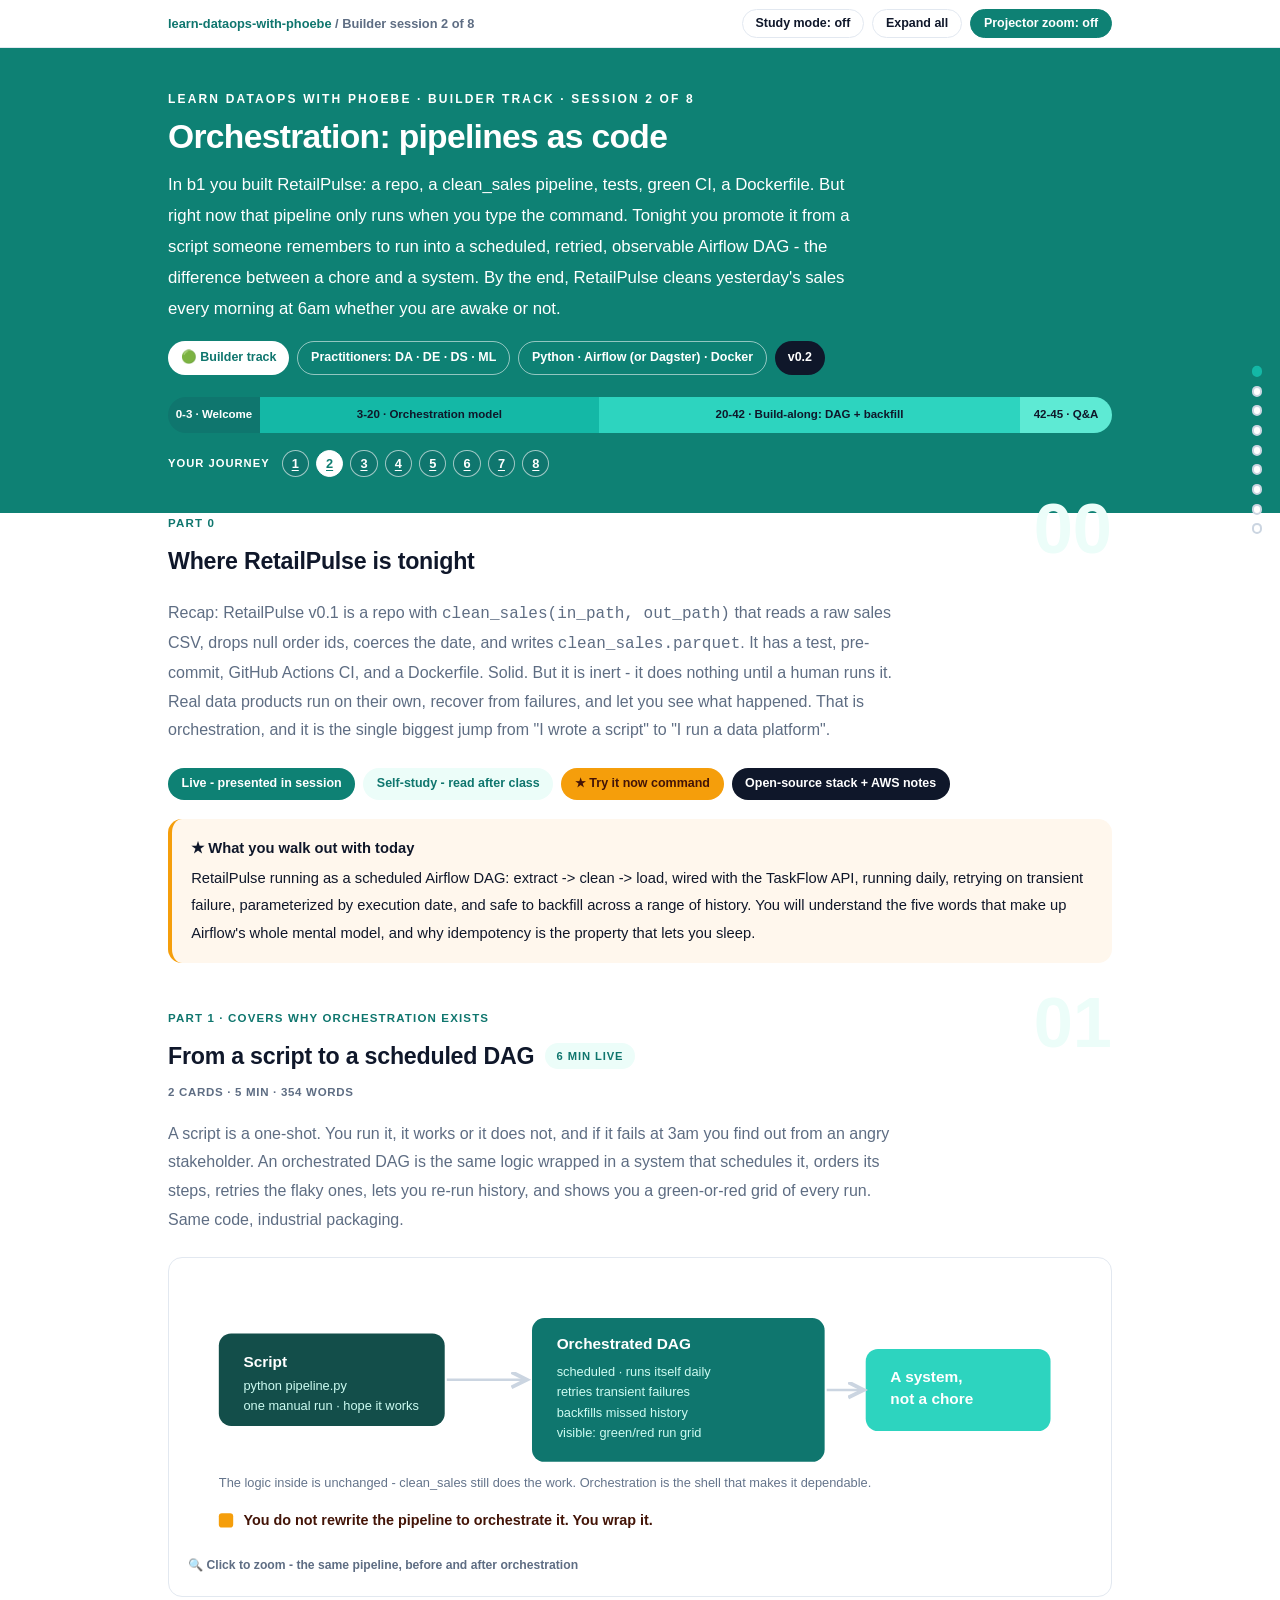
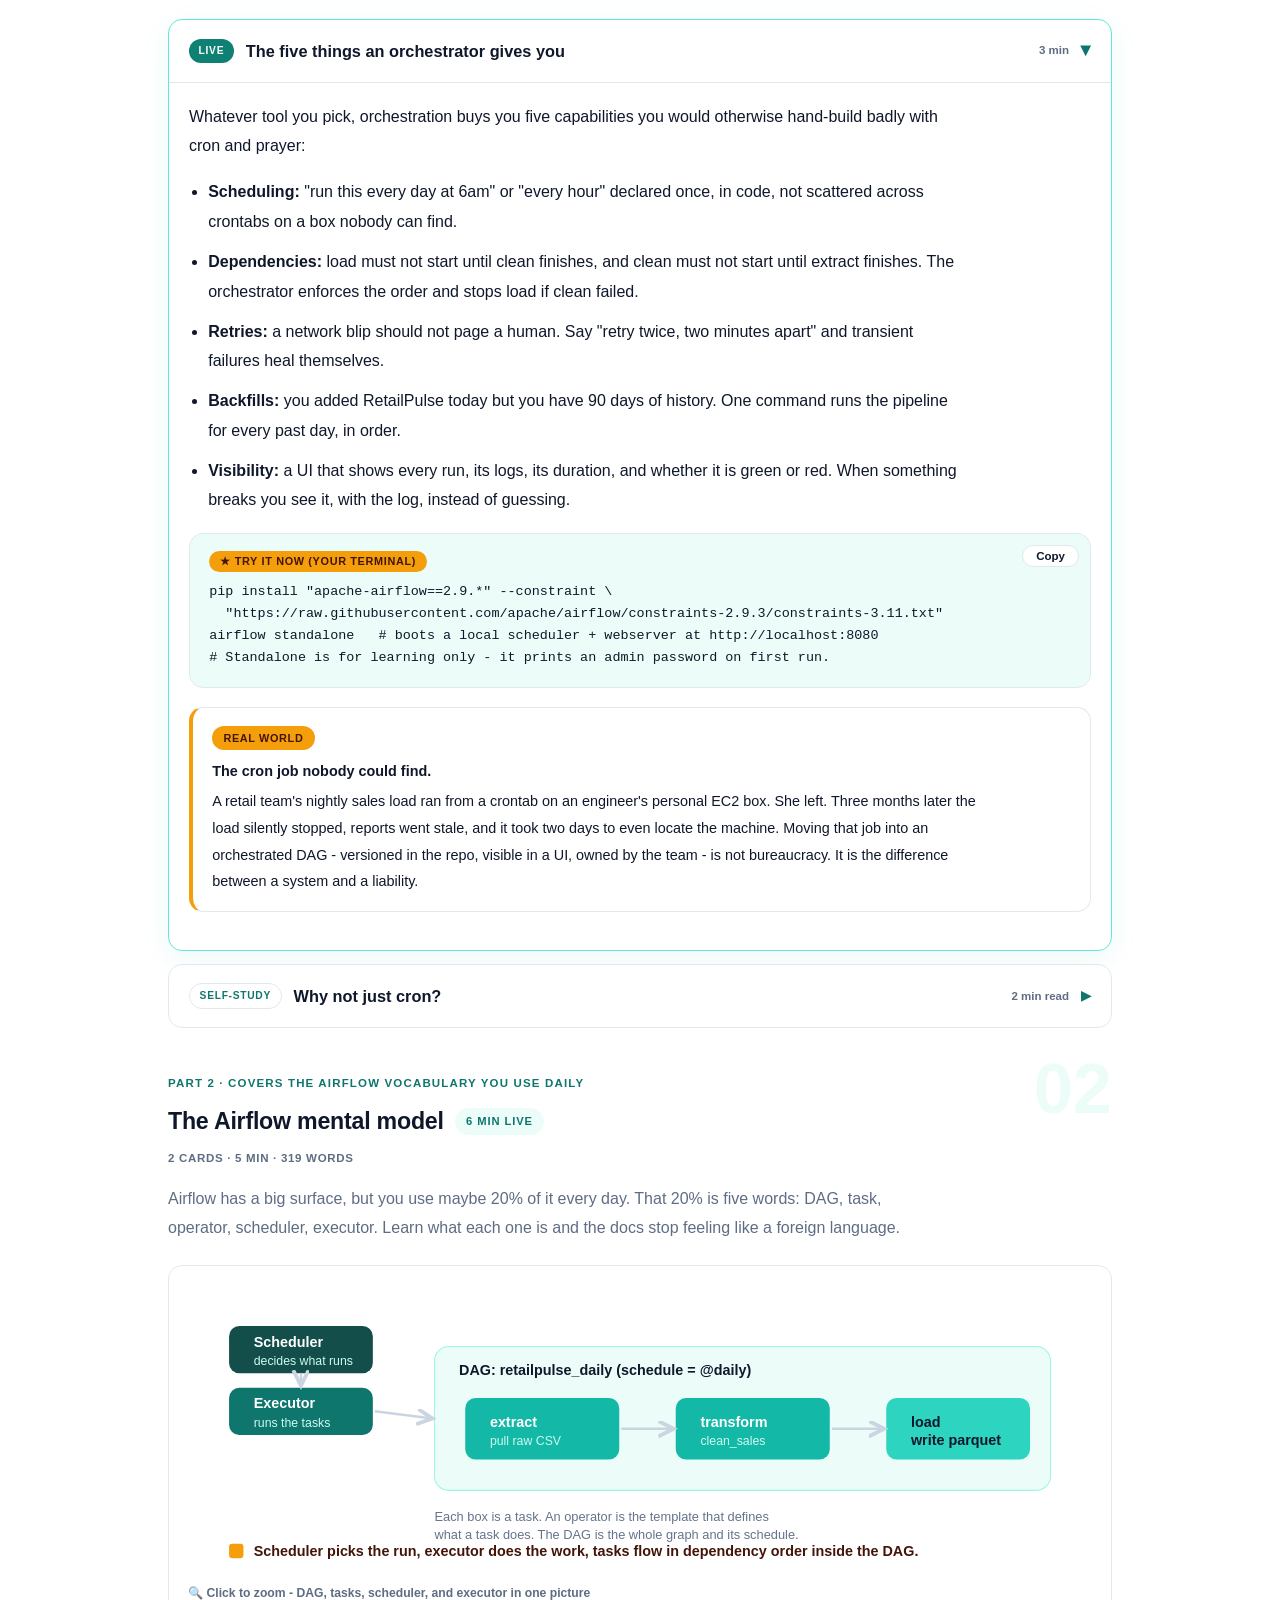
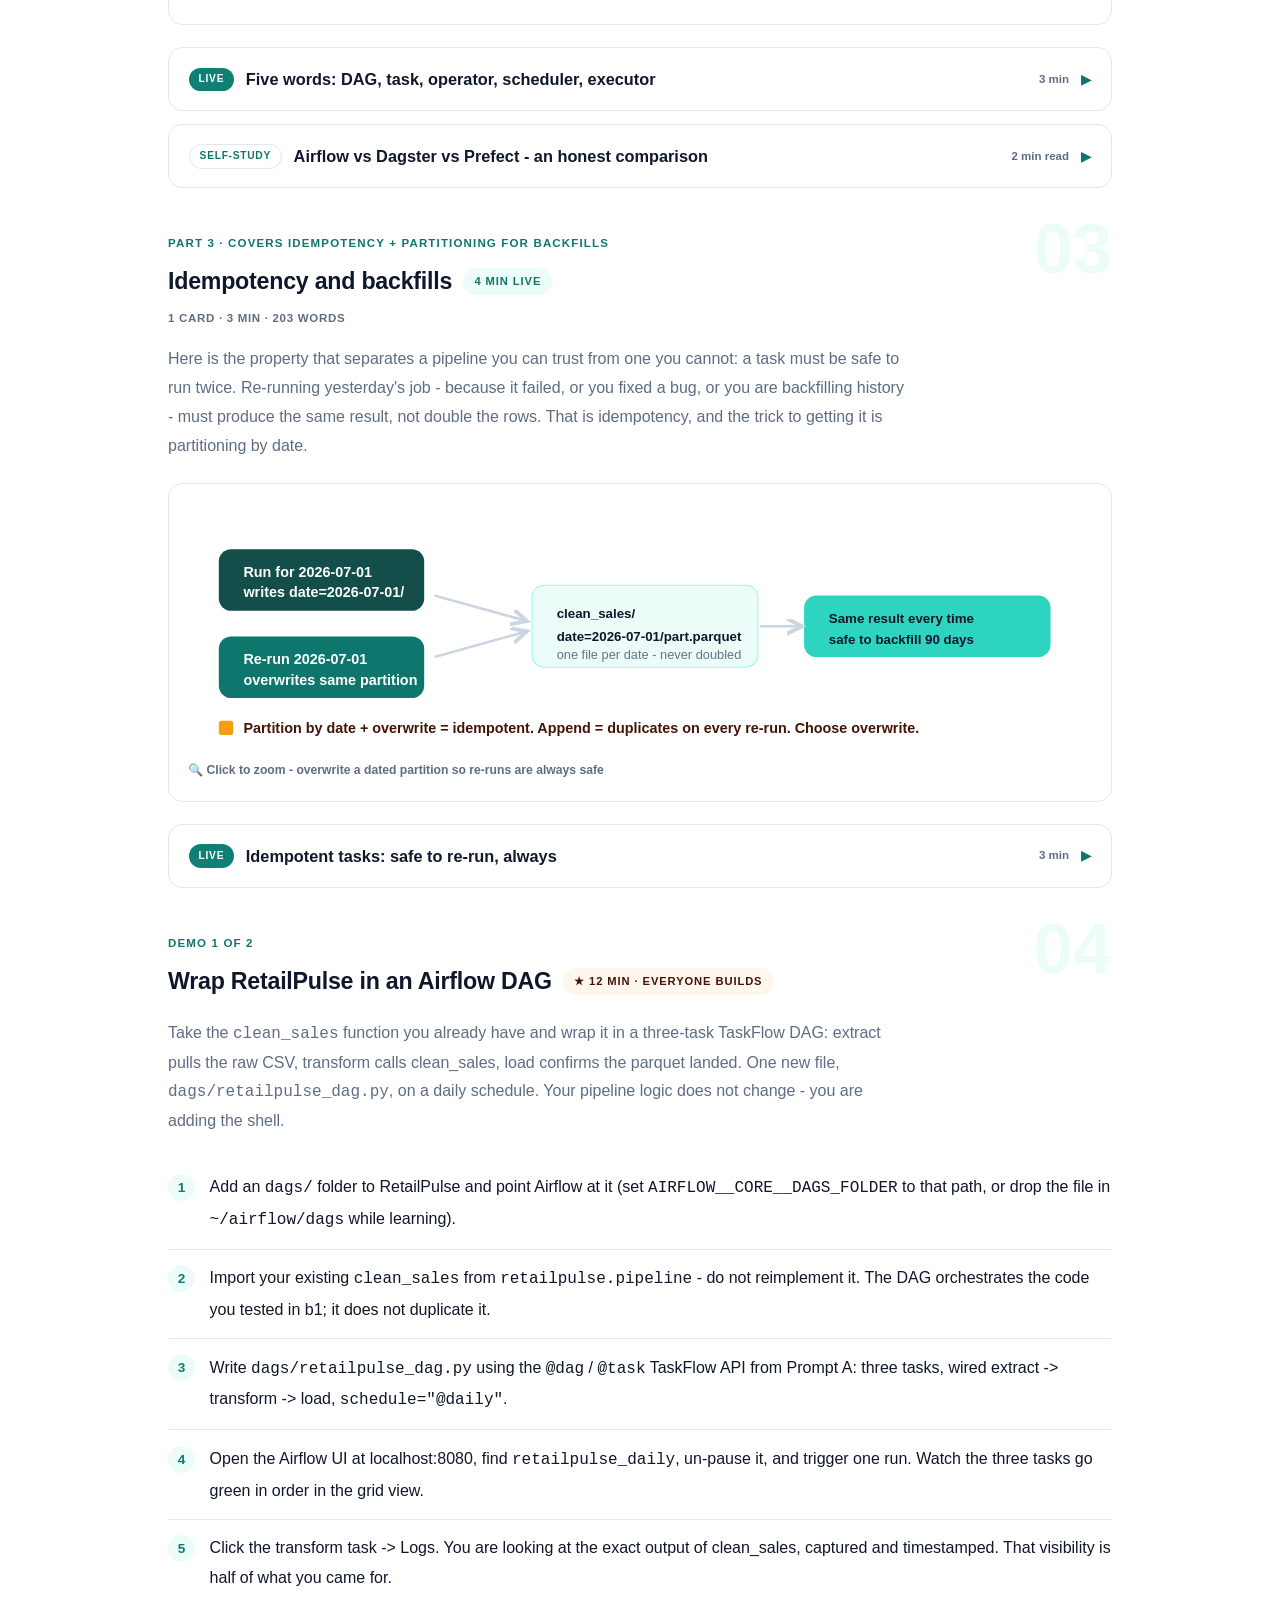
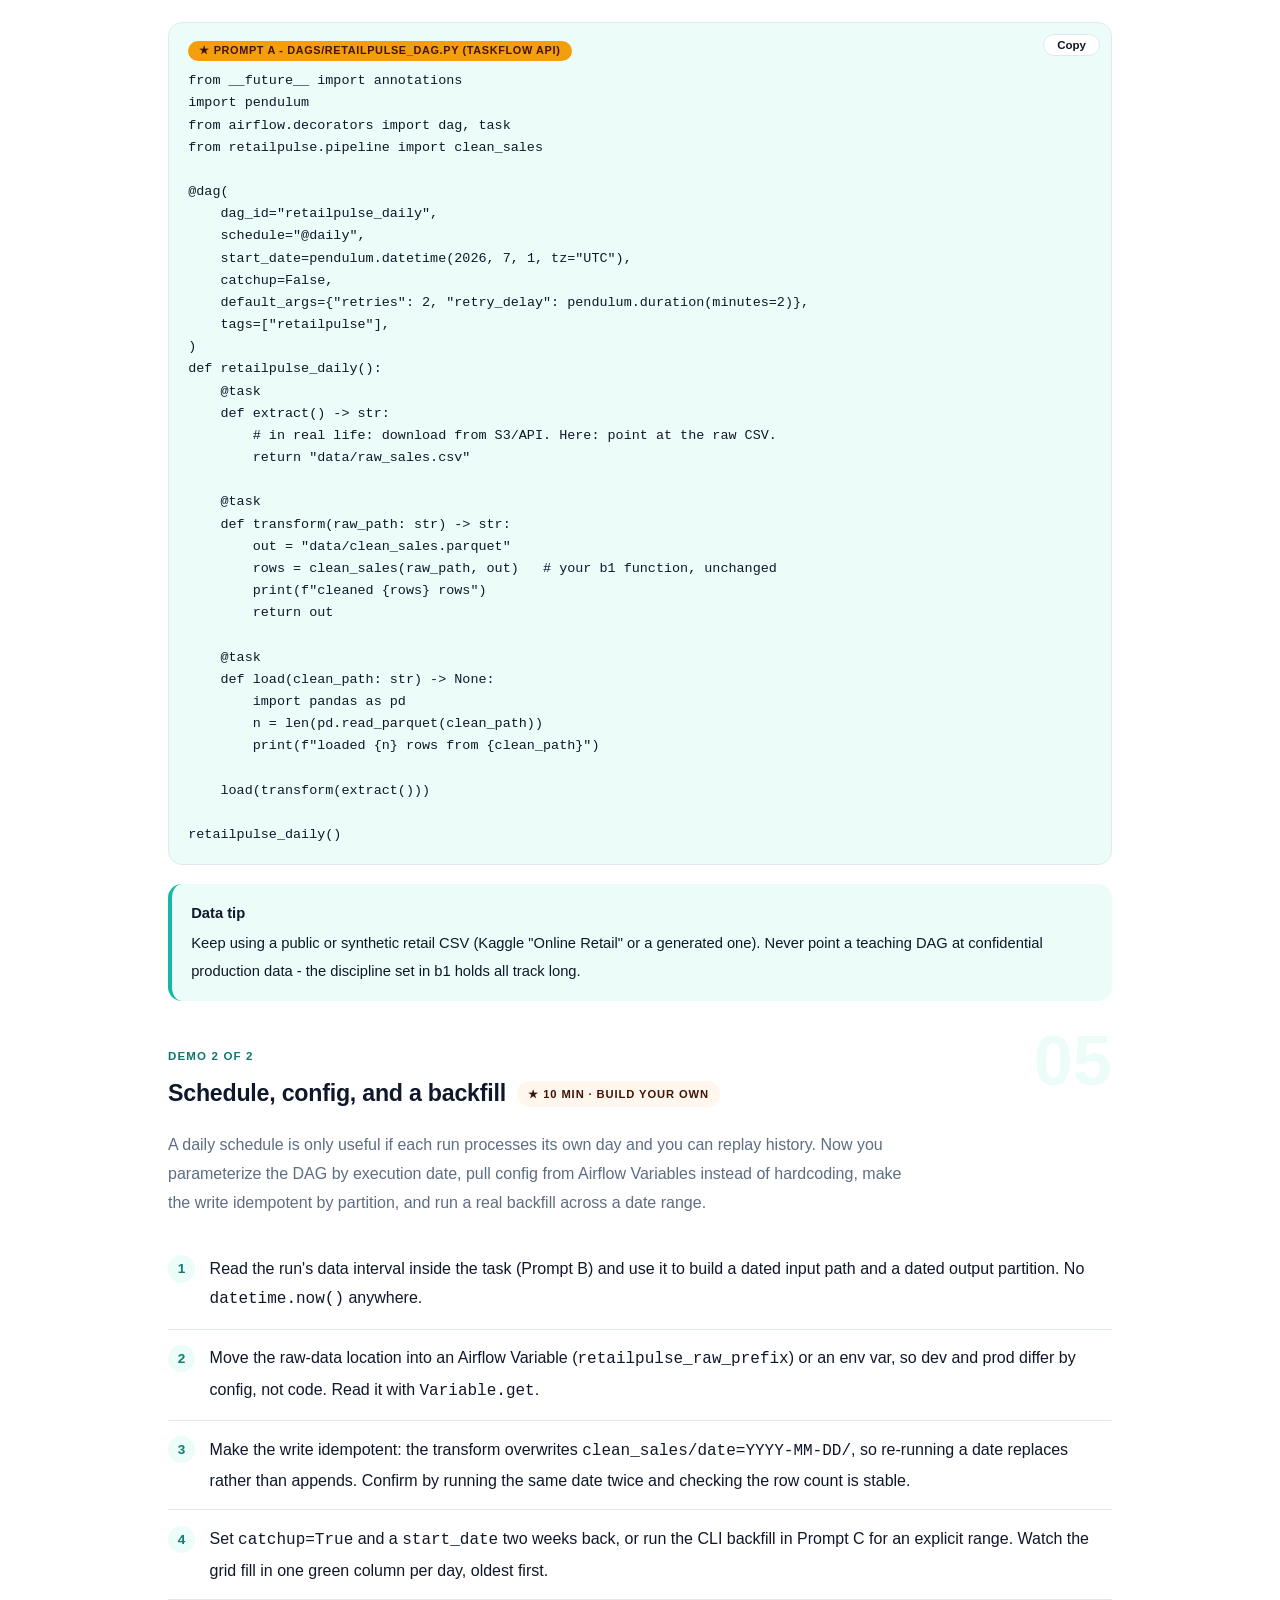
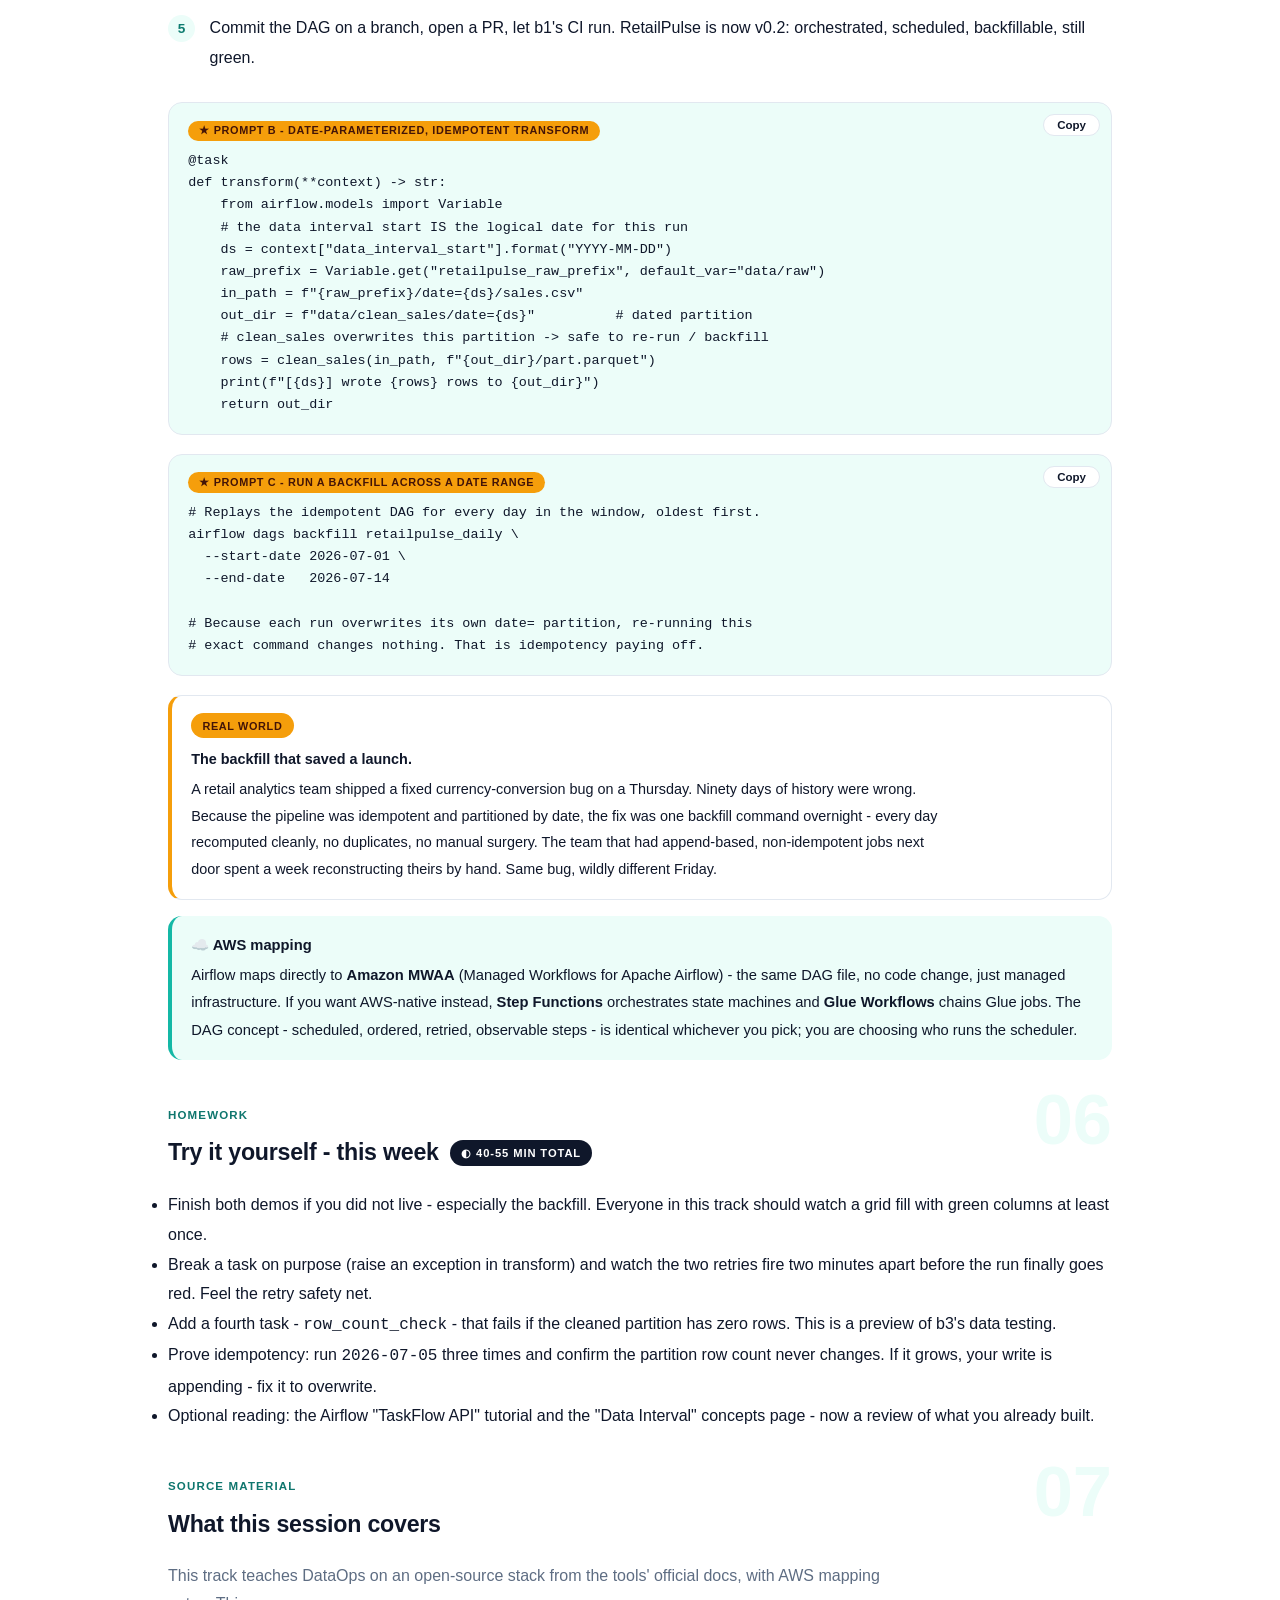
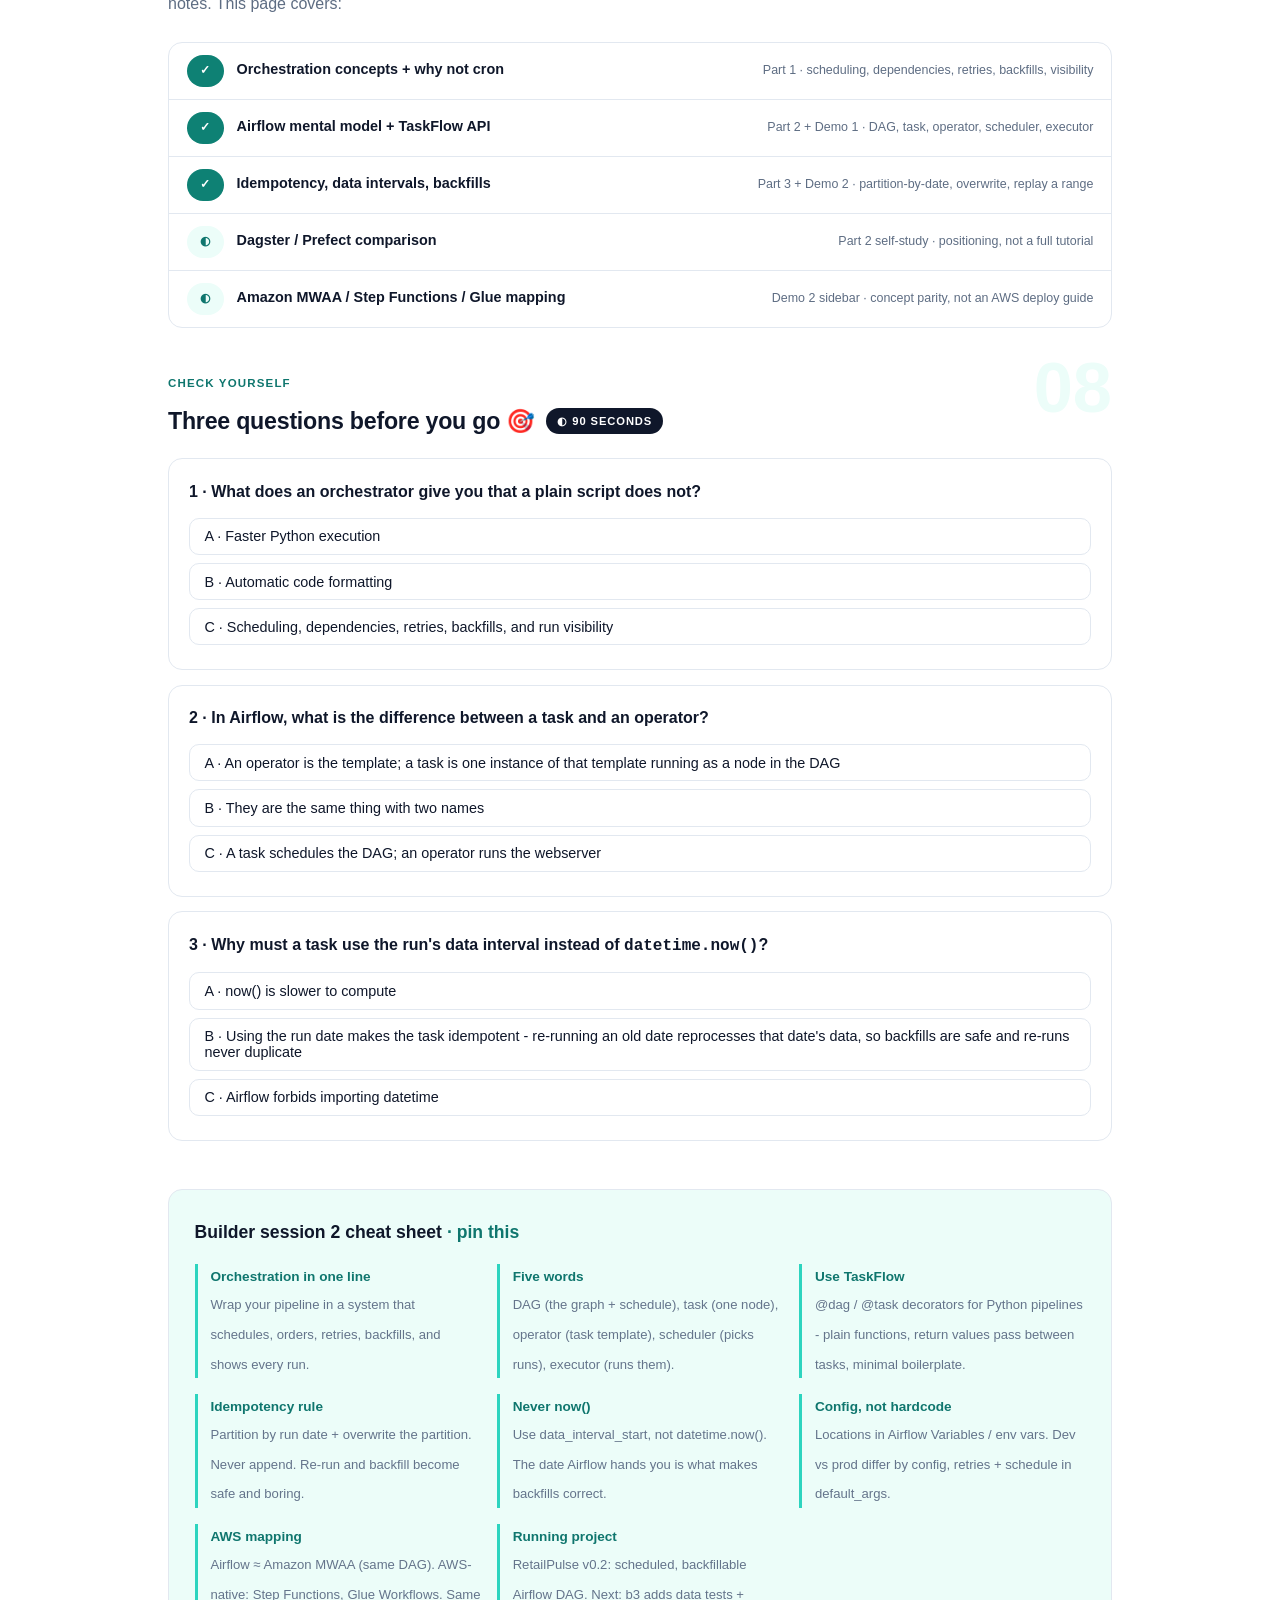
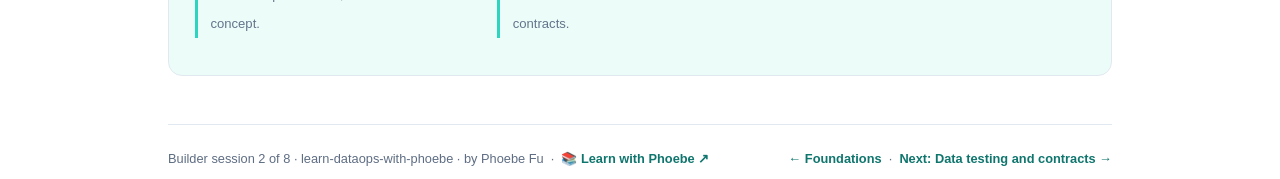
<file: courses/b2-orchestration.html>
<!DOCTYPE html>
<html lang="en">
<head>
<meta charset="UTF-8">
<meta name="viewport" content="width=device-width, initial-scale=1.0">
<!-- social:start -->
<meta name="description" content="Builder session 2 of 8. Recap: RetailPulse v0.1 is a repo with clean_sales(in_path, out_path) that reads a raw sales CSV, drops null order ids, coerces the date, and writes clean_sales.parquet . It...">
<meta property="og:type" content="article">
<meta property="og:site_name" content="Learn with Phoebe">
<meta property="og:title" content="Orchestration: pipelines as code - learn dataops with phoebe">
<meta property="og:description" content="Builder session 2 of 8. Recap: RetailPulse v0.1 is a repo with clean_sales(in_path, out_path) that reads a raw sales CSV, drops null order ids, coerces the date, and writes clean_sales.parquet . It...">
<meta property="og:url" content="https://phoebefu6.github.io/learn-dataops-with-phoebe/courses/b2-orchestration.html">
<meta property="og:image" content="https://phoebefu6.github.io/learn-dataops-with-phoebe/assets/og-cover.png">
<meta property="og:image:width" content="1200">
<meta property="og:image:height" content="630">
<meta name="twitter:card" content="summary_large_image">
<meta name="twitter:title" content="Orchestration: pipelines as code - learn dataops with phoebe">
<meta name="twitter:description" content="Builder session 2 of 8. Recap: RetailPulse v0.1 is a repo with clean_sales(in_path, out_path) that reads a raw sales CSV, drops null order ids, coerces the date, and writes clean_sales.parquet . It...">
<meta name="twitter:image" content="https://phoebefu6.github.io/learn-dataops-with-phoebe/assets/og-cover.png">
<!-- social:end -->
<title>Builder session 2 · Orchestration: pipelines as code - learn dataops with phoebe</title>
<link rel="stylesheet" href="../assets/style.css?v=33">
</head>
<body>

<div class="toolbar">
  <div class="wrap">
    <span class="crumb"><a href="../index.html">learn-dataops-with-phoebe</a> / Builder session 2 of 8</span>
    <button class="btn" id="toggle-all" type="button">Expand all</button>
    <button class="btn primary" id="zoom-toggle" type="button">Projector zoom: off</button>
  </div>
</div>

<header class="masthead">
  <div class="wrap">
    <div class="eyebrow">Learn DataOps with Phoebe · Builder track · Session 2 of 8</div>
    <h1>Orchestration: <span class="accent">pipelines as code</span></h1>
    <p class="sub">In b1 you built RetailPulse: a repo, a clean_sales pipeline, tests, green CI, a Dockerfile. But right now that pipeline only runs when you type the command. Tonight you promote it from a script someone remembers to run into a scheduled, retried, observable Airflow DAG - the difference between a chore and a system. By the end, RetailPulse cleans yesterday's sales every morning at 6am whether you are awake or not.</p>
    <div class="chip-row">
      <span class="chip level">🟢 Builder track</span>
      <span class="chip audience">Practitioners: DA · DE · DS · ML</span>
      <span class="chip audience">Python · Airflow (or Dagster) · Docker</span>
      <span class="chip time">v0.2</span>
    </div>
    <div class="agenda">
      <span class="a1" style="flex:1">0-3 · Welcome</span>
      <span class="a2" style="flex:4">3-20 · Orchestration model</span>
      <span class="a3" style="flex:5">20-42 · Build-along: DAG + backfill</span>
      <span class="a4" style="flex:1">42-45 · Q&amp;A</span>
    </div>
  </div>
</header>

<main class="wrap">

  <!-- ============ INTRO ============ -->
  <section class="section" id="intro">
    <div class="section-kicker">
      <span class="klabel">Part 0</span>
      <h2>Where RetailPulse is tonight</h2>
    </div>
    <p class="lede">Recap: RetailPulse v0.1 is a repo with <code>clean_sales(in_path, out_path)</code> that reads a raw sales CSV, drops null order ids, coerces the date, and writes <code>clean_sales.parquet</code>. It has a test, pre-commit, GitHub Actions CI, and a Dockerfile. Solid. But it is inert - it does nothing until a human runs it. Real data products run on their own, recover from failures, and let you see what happened. That is orchestration, and it is the single biggest jump from "I wrote a script" to "I run a data platform".</p>
    <div class="legend">
      <span class="pill solid">Live - presented in session</span>
      <span class="pill light">Self-study - read after class</span>
      <span class="pill peach">★ Try it now command</span>
      <span class="pill inkpill">Open-source stack + AWS notes</span>
    </div>
    <div class="callout win">
      <strong>★ What you walk out with today</strong>
      RetailPulse running as a scheduled Airflow DAG: extract -> clean -> load, wired with the TaskFlow API, running daily, retrying on transient failure, parameterized by execution date, and safe to backfill across a range of history. You will understand the five words that make up Airflow's whole mental model, and why idempotency is the property that lets you sleep.
    </div>
  </section>

  <!-- ============ PART 1: SCRIPT TO DAG ============ -->
  <section class="section" id="why-orchestrate">
    <div class="section-kicker">
      <span class="klabel">Part 1 · covers why orchestration exists</span>
      <h2>From a script to a scheduled DAG <span class="tag concept">6 min live</span></h2>
    </div>
    <p class="lede">A script is a one-shot. You run it, it works or it does not, and if it fails at 3am you find out from an angry stakeholder. An orchestrated DAG is the same logic wrapped in a system that schedules it, orders its steps, retries the flaky ones, lets you re-run history, and shows you a green-or-red grid of every run. Same code, industrial packaging.</p>

    <figure class="zoomable">
      <svg viewBox="0 0 880 260" xmlns="http://www.w3.org/2000/svg" role="img" aria-label="A manual script on the left becomes an orchestrated DAG on the right, gaining scheduling, retries, backfills, and visibility">
        <style>
          .b2sT { font: 700 15px Inter, sans-serif; fill: #FFFFFF; }
          .b2sL { font: 400 12.5px Inter, sans-serif; fill: #CCFBF1; }
          .b2sX { font: 400 12.5px Inter, sans-serif; fill: #64748B; }
          .b2sN { font: 600 14px Inter, sans-serif; fill: #431407; }
          .b2sArr { stroke: #CBD5E1; stroke-width: 2.5; fill: none; marker-end: url(#b2sAh); }
        </style>
        <defs>
          <marker id="b2sAh" markerWidth="8" markerHeight="8" refX="6" refY="3" orient="auto">
            <path d="M0,0 L6,3 L0,6" fill="none" stroke="#CBD5E1" stroke-width="1.5"/>
          </marker>
        </defs>
        <rect x="30" y="55" width="220" height="90" rx="12" fill="#134E4A"/>
        <text class="b2sT" x="54" y="88">Script</text>
        <text class="b2sL" x="54" y="110">python pipeline.py</text>
        <text class="b2sL" x="54" y="130">one manual run · hope it works</text>
        <line class="b2sArr" x1="252" y1="100" x2="330" y2="100"/>
        <rect x="335" y="40" width="285" height="140" rx="12" fill="#0F766E"/>
        <text class="b2sT" x="359" y="70">Orchestrated DAG</text>
        <text class="b2sL" x="359" y="96">scheduled · runs itself daily</text>
        <text class="b2sL" x="359" y="116">retries transient failures</text>
        <text class="b2sL" x="359" y="136">backfills missed history</text>
        <text class="b2sL" x="359" y="156">visible: green/red run grid</text>
        <rect x="660" y="70" width="180" height="80" rx="12" fill="#2DD4BF"/>
        <text class="b2sT" x="684" y="102" fill="#0F172A">A system,</text>
        <text class="b2sT" x="684" y="124" fill="#0F172A">not a chore</text>
        <line class="b2sArr" x1="622" y1="110" x2="658" y2="110"/>
        <text class="b2sX" x="30" y="205">The logic inside is unchanged - clean_sales still does the work. Orchestration is the shell that makes it dependable.</text>
        <rect x="30" y="230" width="14" height="14" rx="3" fill="#F59E0B"/>
        <text class="b2sN" x="54" y="242">You do not rewrite the pipeline to orchestrate it. You wrap it.</text>
      </svg>
      <figcaption>🔍 Click to zoom - the same pipeline, before and after orchestration</figcaption>
    </figure>

    <details class="card" open>
      <summary><span class="mode live">Live</span>The five things an orchestrator gives you<span class="mini">3 min</span><span class="caret">▶</span></summary>
      <div class="body">
        <p>Whatever tool you pick, orchestration buys you five capabilities you would otherwise hand-build badly with cron and prayer:</p>
        <ul>
          <li><strong>Scheduling:</strong> "run this every day at 6am" or "every hour" declared once, in code, not scattered across crontabs on a box nobody can find.</li>
          <li><strong>Dependencies:</strong> load must not start until clean finishes, and clean must not start until extract finishes. The orchestrator enforces the order and stops load if clean failed.</li>
          <li><strong>Retries:</strong> a network blip should not page a human. Say "retry twice, two minutes apart" and transient failures heal themselves.</li>
          <li><strong>Backfills:</strong> you added RetailPulse today but you have 90 days of history. One command runs the pipeline for every past day, in order.</li>
          <li><strong>Visibility:</strong> a UI that shows every run, its logs, its duration, and whether it is green or red. When something breaks you see it, with the log, instead of guessing.</li>
        </ul>
        <div class="prompt-box good"><span class="label">★ Try it now (your terminal)</span>pip install "apache-airflow==2.9.*" --constraint \
  "https://raw.githubusercontent.com/apache/airflow/constraints-2.9.3/constraints-3.11.txt"
airflow standalone   # boots a local scheduler + webserver at http://localhost:8080
# Standalone is for learning only - it prints an admin password on first run.</div>
        <div class="callout example">
          <span class="ex-pill">Real world</span>
          <p><strong>The cron job nobody could find.</strong> A retail team's nightly sales load ran from a crontab on an engineer's personal EC2 box. She left. Three months later the load silently stopped, reports went stale, and it took two days to even locate the machine. Moving that job into an orchestrated DAG - versioned in the repo, visible in a UI, owned by the team - is not bureaucracy. It is the difference between a system and a liability.</p>
        </div>
      </div>
    </details>

    <details class="card">
      <summary><span class="mode self">Self-study</span>Why not just cron?<span class="mini">2 min read</span><span class="caret">▶</span></summary>
      <div class="body">
        <p>Cron schedules. That is all it does. It cannot express "B depends on A", it will not retry, it has no backfill, and it gives you no run history beyond whatever you logged by hand. For a single independent job cron is fine. The moment you have steps that depend on each other, or you care about missed runs, or you want to see what happened last Tuesday, you have outgrown it. Orchestration is cron plus dependencies plus retries plus history plus a UI - which is why every data platform ends up with one.</p>
      </div>
    </details>
  </section>

  <!-- ============ PART 2: AIRFLOW MENTAL MODEL ============ -->
  <section class="section" id="airflow-model">
    <div class="section-kicker">
      <span class="klabel">Part 2 · covers the Airflow vocabulary you use daily</span>
      <h2>The Airflow mental model <span class="tag concept">6 min live</span></h2>
    </div>
    <p class="lede">Airflow has a big surface, but you use maybe 20% of it every day. That 20% is five words: DAG, task, operator, scheduler, executor. Learn what each one is and the docs stop feeling like a foreign language.</p>

    <figure class="zoomable">
      <svg viewBox="0 0 880 280" xmlns="http://www.w3.org/2000/svg" role="img" aria-label="An Airflow DAG with three tasks extract, transform, load in order, driven by a scheduler and run by an executor">
        <style>
          .b2mT { font: 700 14px Inter, sans-serif; fill: #FFFFFF; }
          .b2mI { font: 700 14px Inter, sans-serif; fill: #0F172A; }
          .b2mL { font: 400 12px Inter, sans-serif; fill: #CCFBF1; }
          .b2mX { font: 400 12.5px Inter, sans-serif; fill: #64748B; }
          .b2mN { font: 600 14px Inter, sans-serif; fill: #431407; }
          .b2mArr { stroke: #CBD5E1; stroke-width: 2.5; fill: none; marker-end: url(#b2mAh); }
        </style>
        <defs>
          <marker id="b2mAh" markerWidth="8" markerHeight="8" refX="6" refY="3" orient="auto">
            <path d="M0,0 L6,3 L0,6" fill="none" stroke="#CBD5E1" stroke-width="1.5"/>
          </marker>
        </defs>
        <rect x="40" y="40" width="140" height="46" rx="10" fill="#134E4A"/>
        <text class="b2mT" x="64" y="60">Scheduler</text>
        <text class="b2mL" x="64" y="78">decides what runs</text>
        <rect x="40" y="100" width="140" height="46" rx="10" fill="#0F766E"/>
        <text class="b2mT" x="64" y="120">Executor</text>
        <text class="b2mL" x="64" y="138">runs the tasks</text>
        <line class="b2mArr" x1="110" y1="86" x2="110" y2="98"/>
        <rect x="240" y="60" width="600" height="140" rx="14" fill="#ECFDF9" stroke="#99F6E4"/>
        <text class="b2mI" x="264" y="88">DAG: retailpulse_daily  (schedule = @daily)</text>
        <rect x="270" y="110" width="150" height="60" rx="10" fill="#14B8A6"/>
        <text class="b2mT" x="294" y="138">extract</text>
        <text class="b2mL" x="294" y="156">pull raw CSV</text>
        <rect x="475" y="110" width="150" height="60" rx="10" fill="#14B8A6"/>
        <text class="b2mT" x="499" y="138">transform</text>
        <text class="b2mL" x="499" y="156">clean_sales</text>
        <rect x="680" y="110" width="140" height="60" rx="10" fill="#2DD4BF"/>
        <text class="b2mI" x="704" y="138">load</text>
        <text class="b2mI" x="704" y="156" font-weight="400" font-size="12">write parquet</text>
        <line class="b2mArr" x1="422" y1="140" x2="473" y2="140"/>
        <line class="b2mArr" x1="627" y1="140" x2="678" y2="140"/>
        <line class="b2mArr" x1="182" y1="123" x2="238" y2="130"/>
        <text class="b2mX" x="240" y="230">Each box is a task. An operator is the template that defines</text>
        <text class="b2mX" x="240" y="247">what a task does. The DAG is the whole graph and its schedule.</text>
        <rect x="40" y="252" width="14" height="14" rx="3" fill="#F59E0B"/>
        <text class="b2mN" x="64" y="264">Scheduler picks the run, executor does the work, tasks flow in dependency order inside the DAG.</text>
      </svg>
      <figcaption>🔍 Click to zoom - DAG, tasks, scheduler, and executor in one picture</figcaption>
    </figure>

    <details class="card">
      <summary><span class="mode live">Live</span>Five words: DAG, task, operator, scheduler, executor<span class="mini">3 min</span><span class="caret">▶</span></summary>
      <div class="body">
        <p>The whole daily vocabulary:</p>
        <ul>
          <li><strong>DAG (Directed Acyclic Graph):</strong> your pipeline as a graph of steps with a direction and no loops. It carries the schedule ("@daily") and the dependency wiring. One DAG per logical pipeline - RetailPulse gets one.</li>
          <li><strong>Task:</strong> a single node in the DAG - extract, or transform, or load. A task is one unit of work Airflow schedules, runs, retries, and shows you the log for.</li>
          <li><strong>Operator:</strong> the template a task is built from. <code>PythonOperator</code> runs a Python function; there are operators for Bash, SQL, S3, and hundreds more. The modern TaskFlow <code>@task</code> decorator is just a friendlier way to make a PythonOperator.</li>
          <li><strong>Scheduler:</strong> the brain. It reads your DAGs, works out which runs are due, and hands ready tasks to the executor. It is what makes "@daily" actually fire.</li>
          <li><strong>Executor:</strong> the muscle. It runs the tasks - locally, on a pool of workers, or on Kubernetes. You rarely think about it until you need scale; for learning, the default is fine.</li>
        </ul>
        <div class="callout tip">
          <strong>Use TaskFlow, not raw operators</strong>
          For Python pipelines in Airflow 2.x, prefer the <code>@dag</code> / <code>@task</code> TaskFlow API. It lets you write plain functions, pass return values between tasks directly, and skip most of the boilerplate. That is what both demos tonight use.
        </div>
      </div>
    </details>

    <details class="card">
      <summary><span class="mode self">Self-study</span>Airflow vs Dagster vs Prefect - an honest comparison<span class="mini">2 min read</span><span class="caret">▶</span></summary>
      <div class="body">
        <p>You will be asked "why Airflow and not X" in an interview or a planning meeting. A fair, short answer:</p>
        <table class="clean">
          <thead><tr><th>Tool</th><th>Model</th><th>Best when</th></tr></thead>
          <tbody>
            <tr><td>Airflow</td><td>Task-oriented; you wire steps</td><td>Ubiquitous, huge ecosystem, most jobs and hires - the safe default</td></tr>
            <tr><td>Dagster</td><td>Asset-oriented; you declare data assets</td><td>You think in tables/models and want lineage + data-awareness built in</td></tr>
            <tr><td>Prefect</td><td>Pythonic, dynamic flows</td><td>Highly dynamic pipelines, lighter setup, Python-native feel</td></tr>
          </tbody>
        </table>
        <p>All three do scheduling, retries, and visibility. We teach Airflow because it is the one you are most likely to inherit or be hired for - but every concept tonight (DAG, task, schedule, backfill, idempotency) transfers directly. If your shop runs Dagster, you are learning the ideas, not just the buttons.</p>
      </div>
    </details>
  </section>

  <!-- ============ PART 3: IDEMPOTENCY ============ -->
  <section class="section" id="idempotency">
    <div class="section-kicker">
      <span class="klabel">Part 3 · covers idempotency + partitioning for backfills</span>
      <h2>Idempotency and backfills <span class="tag concept">4 min live</span></h2>
    </div>
    <p class="lede">Here is the property that separates a pipeline you can trust from one you cannot: a task must be safe to run twice. Re-running yesterday's job - because it failed, or you fixed a bug, or you are backfilling history - must produce the same result, not double the rows. That is idempotency, and the trick to getting it is partitioning by date.</p>

    <figure class="zoomable">
      <svg viewBox="0 0 880 240" xmlns="http://www.w3.org/2000/svg" role="img" aria-label="An idempotent task overwrites a dated partition, so re-running any date produces the same result instead of appending duplicates">
        <style>
          .b2iT { font: 700 14px Inter, sans-serif; fill: #FFFFFF; }
          .b2iI { font: 700 13px Inter, sans-serif; fill: #0F172A; }
          .b2iX { font: 400 12.5px Inter, sans-serif; fill: #64748B; }
          .b2iN { font: 600 14px Inter, sans-serif; fill: #431407; }
          .b2iArr { stroke: #CBD5E1; stroke-width: 2.5; fill: none; marker-end: url(#b2iAh); }
        </style>
        <defs>
          <marker id="b2iAh" markerWidth="8" markerHeight="8" refX="6" refY="3" orient="auto">
            <path d="M0,0 L6,3 L0,6" fill="none" stroke="#CBD5E1" stroke-width="1.5"/>
          </marker>
        </defs>
        <rect x="30" y="45" width="200" height="60" rx="12" fill="#134E4A"/>
        <text class="b2iT" x="54" y="72">Run for 2026-07-01</text>
        <text class="b2iT" x="54" y="92" font-weight="400" fill="#CCFBF1">writes date=2026-07-01/</text>
        <rect x="30" y="130" width="200" height="60" rx="12" fill="#0F766E"/>
        <text class="b2iT" x="54" y="157">Re-run 2026-07-01</text>
        <text class="b2iT" x="54" y="177" font-weight="400" fill="#CCFBF1">overwrites same partition</text>
        <line class="b2iArr" x1="240" y1="90" x2="330" y2="115"/>
        <line class="b2iArr" x1="240" y1="150" x2="330" y2="125"/>
        <rect x="335" y="80" width="220" height="80" rx="12" fill="#ECFDF9" stroke="#99F6E4"/>
        <text class="b2iI" x="359" y="112">clean_sales/</text>
        <text class="b2iI" x="359" y="134" font-weight="400">date=2026-07-01/part.parquet</text>
        <text class="b2iX" x="359" y="152" font-size="11.5">one file per date - never doubled</text>
        <rect x="600" y="90" width="240" height="60" rx="12" fill="#2DD4BF"/>
        <text class="b2iI" x="624" y="117">Same result every time</text>
        <text class="b2iI" x="624" y="137" font-weight="400" font-size="12">safe to backfill 90 days</text>
        <line class="b2iArr" x1="557" y1="120" x2="598" y2="120"/>
        <rect x="30" y="212" width="14" height="14" rx="3" fill="#F59E0B"/>
        <text class="b2iN" x="54" y="224">Partition by date + overwrite = idempotent. Append = duplicates on every re-run. Choose overwrite.</text>
      </svg>
      <figcaption>🔍 Click to zoom - overwrite a dated partition so re-runs are always safe</figcaption>
    </figure>

    <details class="card">
      <summary><span class="mode live">Live</span>Idempotent tasks: safe to re-run, always<span class="mini">3 min</span><span class="caret">▶</span></summary>
      <div class="body">
        <p>An idempotent task gives the same output no matter how many times it runs. The failure mode you are avoiding is the append: a task that tacks yesterday's rows onto a file every run, so a single retry silently doubles your data. Three rules keep you safe:</p>
        <ul>
          <li><strong>Partition by the run date:</strong> each day's output lands in its own folder, e.g. <code>clean_sales/date=2026-07-01/</code>. The date comes from the run's data interval, not <code>datetime.now()</code>.</li>
          <li><strong>Overwrite, do not append:</strong> a task processing 2026-07-01 replaces that partition wholesale. Run it once or ten times - the partition is identical.</li>
          <li><strong>Read your window explicitly:</strong> a task should read exactly the slice of input for its date, so it never depends on what happened to be lying around.</li>
        </ul>
        <p>Get this right and backfills become trivial: "run every day from 2026-04-01 to today" just replays the same idempotent task across 100 dates, each writing its own partition. Get it wrong and a backfill is a data-corruption event.</p>
        <div class="callout tip">
          <strong>Never use <code>datetime.now()</code> in a task</strong>
          Use Airflow's logical/execution date (the data interval). <code>now()</code> means a re-run of an old date processes today's data - the opposite of idempotent. The whole backfill machinery depends on the task honoring the date it was handed.
        </div>
      </div>
    </details>
  </section>

  <!-- ============ DEMO 1 ============ -->
  <section class="section" id="demo-1">
    <div class="section-kicker">
      <span class="klabel">Demo 1 of 2</span>
      <h2>Wrap RetailPulse in an Airflow DAG <span class="tag demo">★ 12 min · everyone builds</span></h2>
    </div>
    <p class="lede">Take the <code>clean_sales</code> function you already have and wrap it in a three-task TaskFlow DAG: extract pulls the raw CSV, transform calls clean_sales, load confirms the parquet landed. One new file, <code>dags/retailpulse_dag.py</code>, on a daily schedule. Your pipeline logic does not change - you are adding the shell.</p>

    <div class="steps">
      <div class="step"><p>Add an <code>dags/</code> folder to RetailPulse and point Airflow at it (set <code>AIRFLOW__CORE__DAGS_FOLDER</code> to that path, or drop the file in <code>~/airflow/dags</code> while learning).</p></div>
      <div class="step"><p>Import your existing <code>clean_sales</code> from <code>retailpulse.pipeline</code> - do not reimplement it. The DAG orchestrates the code you tested in b1; it does not duplicate it.</p></div>
      <div class="step"><p>Write <code>dags/retailpulse_dag.py</code> using the <code>@dag</code> / <code>@task</code> TaskFlow API from Prompt A: three tasks, wired extract -> transform -> load, <code>schedule="@daily"</code>.</p></div>
      <div class="step"><p>Open the Airflow UI at localhost:8080, find <code>retailpulse_daily</code>, un-pause it, and trigger one run. Watch the three tasks go green in order in the grid view.</p></div>
      <div class="step"><p>Click the transform task -> Logs. You are looking at the exact output of clean_sales, captured and timestamped. That visibility is half of what you came for.</p></div>
    </div>

    <div class="prompt-box good"><span class="label">★ Prompt A - dags/retailpulse_dag.py (TaskFlow API)</span>from __future__ import annotations
import pendulum
from airflow.decorators import dag, task
from retailpulse.pipeline import clean_sales

@dag(
    dag_id="retailpulse_daily",
    schedule="@daily",
    start_date=pendulum.datetime(2026, 7, 1, tz="UTC"),
    catchup=False,
    default_args={"retries": 2, "retry_delay": pendulum.duration(minutes=2)},
    tags=["retailpulse"],
)
def retailpulse_daily():
    @task
    def extract() -&gt; str:
        # in real life: download from S3/API. Here: point at the raw CSV.
        return "data/raw_sales.csv"

    @task
    def transform(raw_path: str) -&gt; str:
        out = "data/clean_sales.parquet"
        rows = clean_sales(raw_path, out)   # your b1 function, unchanged
        print(f"cleaned {rows} rows")
        return out

    @task
    def load(clean_path: str) -&gt; None:
        import pandas as pd
        n = len(pd.read_parquet(clean_path))
        print(f"loaded {n} rows from {clean_path}")

    load(transform(extract()))

retailpulse_daily()</div>

    <div class="callout tip">
      <strong>Data tip</strong>
      Keep using a public or synthetic retail CSV (Kaggle "Online Retail" or a generated one). Never point a teaching DAG at confidential production data - the discipline set in b1 holds all track long.
    </div>
  </section>

  <!-- ============ DEMO 2 ============ -->
  <section class="section" id="demo-2">
    <div class="section-kicker">
      <span class="klabel">Demo 2 of 2</span>
      <h2>Schedule, config, and a backfill <span class="tag demo">★ 10 min · build your own</span></h2>
    </div>
    <p class="lede">A daily schedule is only useful if each run processes its own day and you can replay history. Now you parameterize the DAG by execution date, pull config from Airflow Variables instead of hardcoding, make the write idempotent by partition, and run a real backfill across a date range.</p>

    <div class="steps">
      <div class="step"><p>Read the run's data interval inside the task (Prompt B) and use it to build a dated input path and a dated output partition. No <code>datetime.now()</code> anywhere.</p></div>
      <div class="step"><p>Move the raw-data location into an Airflow Variable (<code>retailpulse_raw_prefix</code>) or an env var, so dev and prod differ by config, not code. Read it with <code>Variable.get</code>.</p></div>
      <div class="step"><p>Make the write idempotent: the transform overwrites <code>clean_sales/date=YYYY-MM-DD/</code>, so re-running a date replaces rather than appends. Confirm by running the same date twice and checking the row count is stable.</p></div>
      <div class="step"><p>Set <code>catchup=True</code> and a <code>start_date</code> two weeks back, or run the CLI backfill in Prompt C for an explicit range. Watch the grid fill in one green column per day, oldest first.</p></div>
      <div class="step"><p>Commit the DAG on a branch, open a PR, let b1's CI run. RetailPulse is now v0.2: orchestrated, scheduled, backfillable, still green.</p></div>
    </div>

    <div class="prompt-box good"><span class="label">★ Prompt B - date-parameterized, idempotent transform</span>@task
def transform(**context) -&gt; str:
    from airflow.models import Variable
    # the data interval start IS the logical date for this run
    ds = context["data_interval_start"].format("YYYY-MM-DD")
    raw_prefix = Variable.get("retailpulse_raw_prefix", default_var="data/raw")
    in_path = f"{raw_prefix}/date={ds}/sales.csv"
    out_dir = f"data/clean_sales/date={ds}"          # dated partition
    # clean_sales overwrites this partition -&gt; safe to re-run / backfill
    rows = clean_sales(in_path, f"{out_dir}/part.parquet")
    print(f"[{ds}] wrote {rows} rows to {out_dir}")
    return out_dir</div>

    <div class="prompt-box good"><span class="label">★ Prompt C - run a backfill across a date range</span># Replays the idempotent DAG for every day in the window, oldest first.
airflow dags backfill retailpulse_daily \
  --start-date 2026-07-01 \
  --end-date   2026-07-14

# Because each run overwrites its own date= partition, re-running this
# exact command changes nothing. That is idempotency paying off.</div>

    <div class="callout example">
      <span class="ex-pill">Real world</span>
      <p><strong>The backfill that saved a launch.</strong> A retail analytics team shipped a fixed currency-conversion bug on a Thursday. Ninety days of history were wrong. Because the pipeline was idempotent and partitioned by date, the fix was one backfill command overnight - every day recomputed cleanly, no duplicates, no manual surgery. The team that had append-based, non-idempotent jobs next door spent a week reconstructing theirs by hand. Same bug, wildly different Friday.</p>
    </div>
    <div class="callout tip">
      <strong>☁️ AWS mapping</strong>
      Airflow maps directly to <strong>Amazon MWAA</strong> (Managed Workflows for Apache Airflow) - the same DAG file, no code change, just managed infrastructure. If you want AWS-native instead, <strong>Step Functions</strong> orchestrates state machines and <strong>Glue Workflows</strong> chains Glue jobs. The DAG concept - scheduled, ordered, retried, observable steps - is identical whichever you pick; you are choosing who runs the scheduler.
    </div>
  </section>

  <!-- ============ HOMEWORK ============ -->
  <section class="section" id="exercise">
    <div class="section-kicker">
      <span class="klabel">Homework</span>
      <h2>Try it yourself - this week <span class="tag exercise">◐ 40-55 min total</span></h2>
    </div>
    <ul>
      <li>Finish both demos if you did not live - especially the backfill. Everyone in this track should watch a grid fill with green columns at least once.</li>
      <li>Break a task on purpose (raise an exception in transform) and watch the two retries fire two minutes apart before the run finally goes red. Feel the retry safety net.</li>
      <li>Add a fourth task - <code>row_count_check</code> - that fails if the cleaned partition has zero rows. This is a preview of b3's data testing.</li>
      <li>Prove idempotency: run <code>2026-07-05</code> three times and confirm the partition row count never changes. If it grows, your write is appending - fix it to overwrite.</li>
      <li>Optional reading: the Airflow "TaskFlow API" tutorial and the "Data Interval" concepts page - now a review of what you already built.</li>
    </ul>
  </section>

  <!-- ============ SOURCES ============ -->
  <section class="section" id="official">
    <div class="section-kicker">
      <span class="klabel">Source material</span>
      <h2>What this session covers</h2>
    </div>
    <p class="lede">This track teaches DataOps on an open-source stack from the tools' official docs, with AWS mapping notes. This page covers:</p>
    <div class="covered">
      <div class="covered-row"><span class="status pill solid">✓</span><span class="name">Orchestration concepts + why not cron</span><span class="note">Part 1 · scheduling, dependencies, retries, backfills, visibility</span></div>
      <div class="covered-row"><span class="status pill solid">✓</span><span class="name">Airflow mental model + TaskFlow API</span><span class="note">Part 2 + Demo 1 · DAG, task, operator, scheduler, executor</span></div>
      <div class="covered-row"><span class="status pill solid">✓</span><span class="name">Idempotency, data intervals, backfills</span><span class="note">Part 3 + Demo 2 · partition-by-date, overwrite, replay a range</span></div>
      <div class="covered-row"><span class="status pill light">◐</span><span class="name">Dagster / Prefect comparison</span><span class="note">Part 2 self-study · positioning, not a full tutorial</span></div>
      <div class="covered-row"><span class="status pill light">◐</span><span class="name">Amazon MWAA / Step Functions / Glue mapping</span><span class="note">Demo 2 sidebar · concept parity, not an AWS deploy guide</span></div>
    </div>
  </section>

  <!-- ============ QUIZ ============ -->
  <section class="section" id="quiz">
    <div class="section-kicker">
      <span class="klabel">Check yourself</span>
      <h2>Three questions before you go 🎯 <span class="tag exercise">◐ 90 seconds</span></h2>
    </div>
    <div class="quiz-q" data-answer="2">
      <p class="qtext">1 · What does an orchestrator give you that a plain script does not?</p>
      <button class="qopt" type="button">A · Faster Python execution</button>
      <button class="qopt" type="button">B · Automatic code formatting</button>
      <button class="qopt" type="button">C · Scheduling, dependencies, retries, backfills, and run visibility</button>
      <p class="qwhy">The logic is unchanged - orchestration is the shell that schedules it, orders its steps, retries failures, replays history, and shows you every run in a UI.</p>
    </div>
    <div class="quiz-q" data-answer="0">
      <p class="qtext">2 · In Airflow, what is the difference between a task and an operator?</p>
      <button class="qopt" type="button">A · An operator is the template; a task is one instance of that template running as a node in the DAG</button>
      <button class="qopt" type="button">B · They are the same thing with two names</button>
      <button class="qopt" type="button">C · A task schedules the DAG; an operator runs the webserver</button>
      <p class="qwhy">Operator = the reusable template (PythonOperator, BashOperator...). Task = one node built from an operator that the scheduler runs and retries. The scheduler and executor are separate again.</p>
    </div>
    <div class="quiz-q" data-answer="1">
      <p class="qtext">3 · Why must a task use the run's data interval instead of <code>datetime.now()</code>?</p>
      <button class="qopt" type="button">A · now() is slower to compute</button>
      <button class="qopt" type="button">B · Using the run date makes the task idempotent - re-running an old date reprocesses that date's data, so backfills are safe and re-runs never duplicate</button>
      <button class="qopt" type="button">C · Airflow forbids importing datetime</button>
      <p class="qwhy">With now(), re-running 2026-07-01 would process today's data - the opposite of idempotent. Honoring the handed-in date lets you overwrite the right partition and backfill history cleanly.</p>
    </div>
    <p class="quiz-score"></p>
  </section>

  <!-- ============ CHEAT SHEET ============ -->
  <section class="cheat" id="cheatsheet">
    <h3>Builder session 2 cheat sheet <span>· pin this</span></h3>
    <div class="grid-2">
      <div class="cheat-item"><b>Orchestration in one line</b><span>Wrap your pipeline in a system that schedules, orders, retries, backfills, and shows every run.</span></div>
      <div class="cheat-item"><b>Five words</b><span>DAG (the graph + schedule), task (one node), operator (task template), scheduler (picks runs), executor (runs them).</span></div>
      <div class="cheat-item"><b>Use TaskFlow</b><span>@dag / @task decorators for Python pipelines - plain functions, return values pass between tasks, minimal boilerplate.</span></div>
      <div class="cheat-item"><b>Idempotency rule</b><span>Partition by run date + overwrite the partition. Never append. Re-run and backfill become safe and boring.</span></div>
      <div class="cheat-item"><b>Never now()</b><span>Use data_interval_start, not datetime.now(). The date Airflow hands you is what makes backfills correct.</span></div>
      <div class="cheat-item"><b>Config, not hardcode</b><span>Locations in Airflow Variables / env vars. Dev vs prod differ by config, retries + schedule in default_args.</span></div>
      <div class="cheat-item"><b>AWS mapping</b><span>Airflow ≈ Amazon MWAA (same DAG). AWS-native: Step Functions, Glue Workflows. Same concept.</span></div>
      <div class="cheat-item"><b>Running project</b><span>RetailPulse v0.2: scheduled, backfillable Airflow DAG. Next: b3 adds data tests + contracts.</span></div>
    </div>
  </section>

  <footer class="pagefoot">
    <span>Builder session 2 of 8 · learn-dataops-with-phoebe · by Phoebe Fu &nbsp;·&nbsp; 📚 <a href="https://phoebefu6.github.io/learn-with-phoebe/">Learn with Phoebe ↗</a></span>
    <span><a href="b1-foundations-repo.html">← Foundations</a> &nbsp;·&nbsp; <a href="b3-data-testing-contracts.html">Next: Data testing and contracts →</a></span>
  </footer>

</main>

<script src="../assets/app.js?v=31"></script>
</body>
</html>
</file>
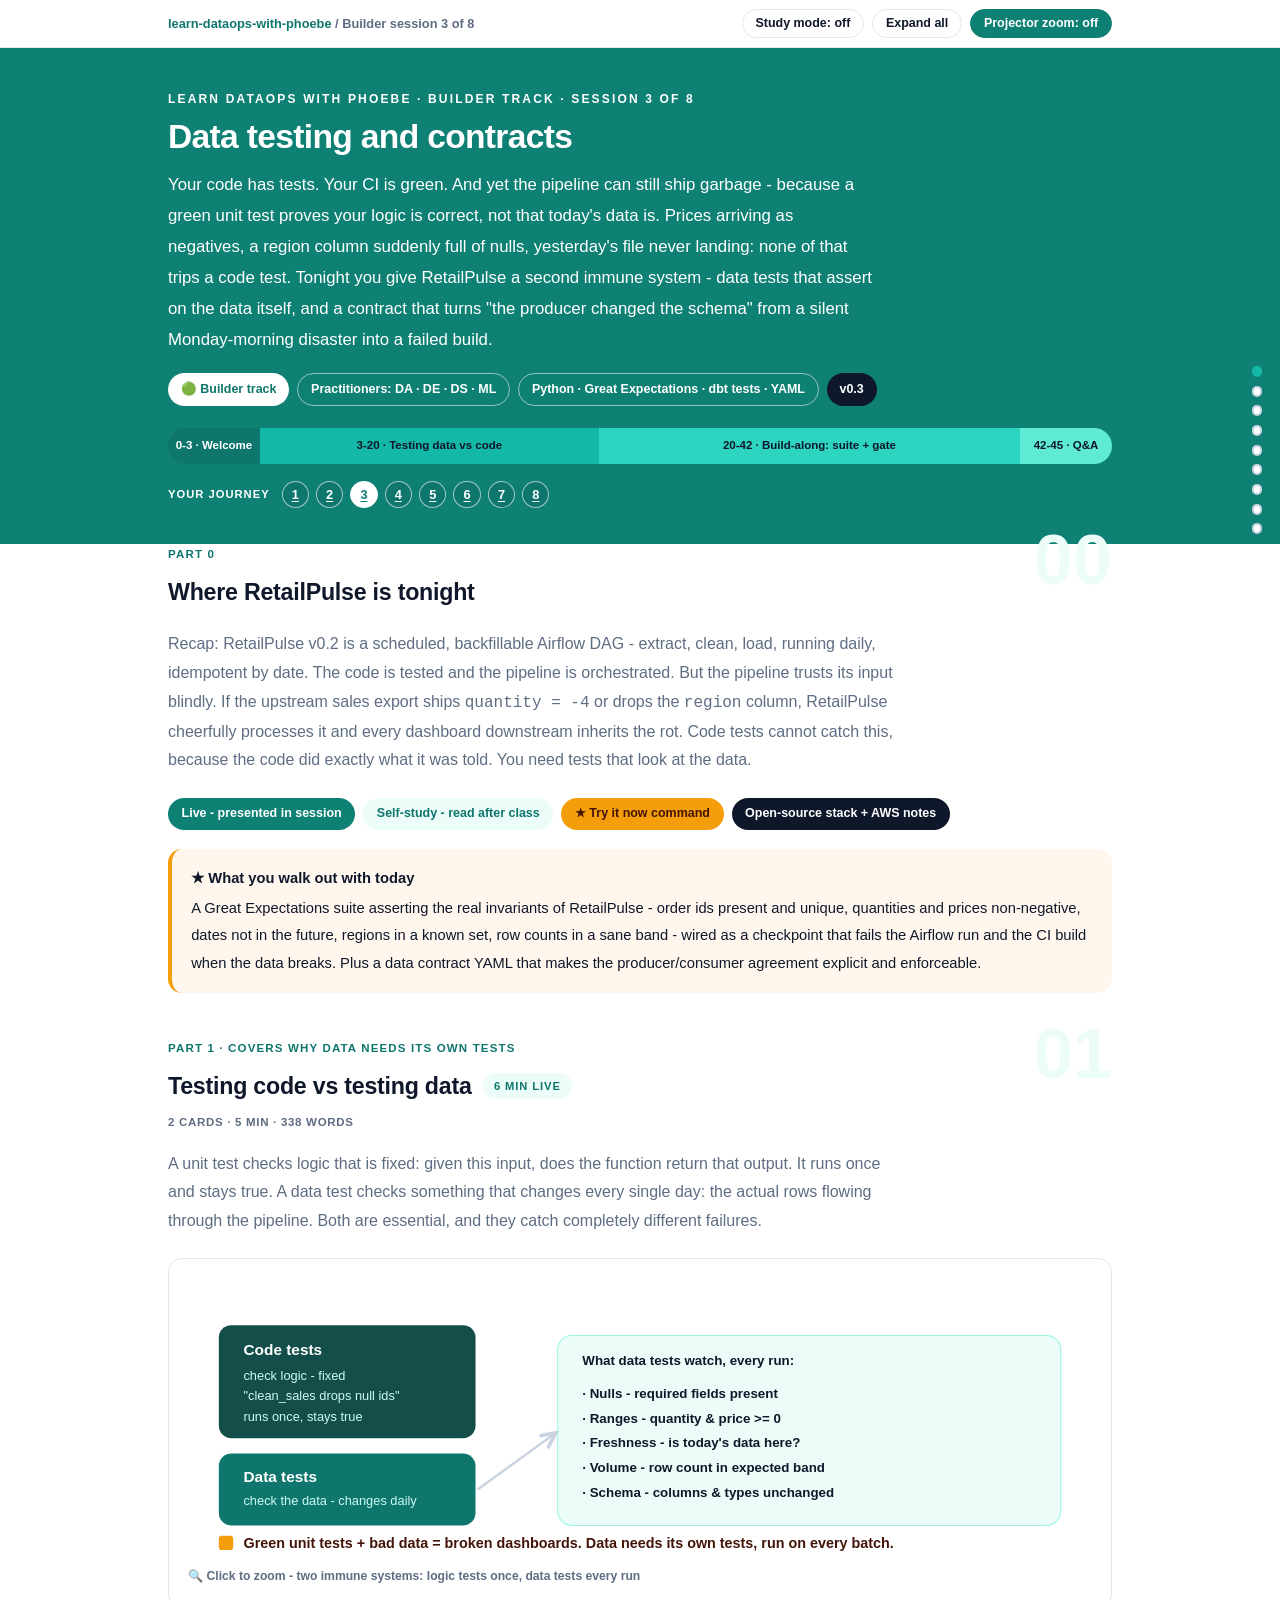
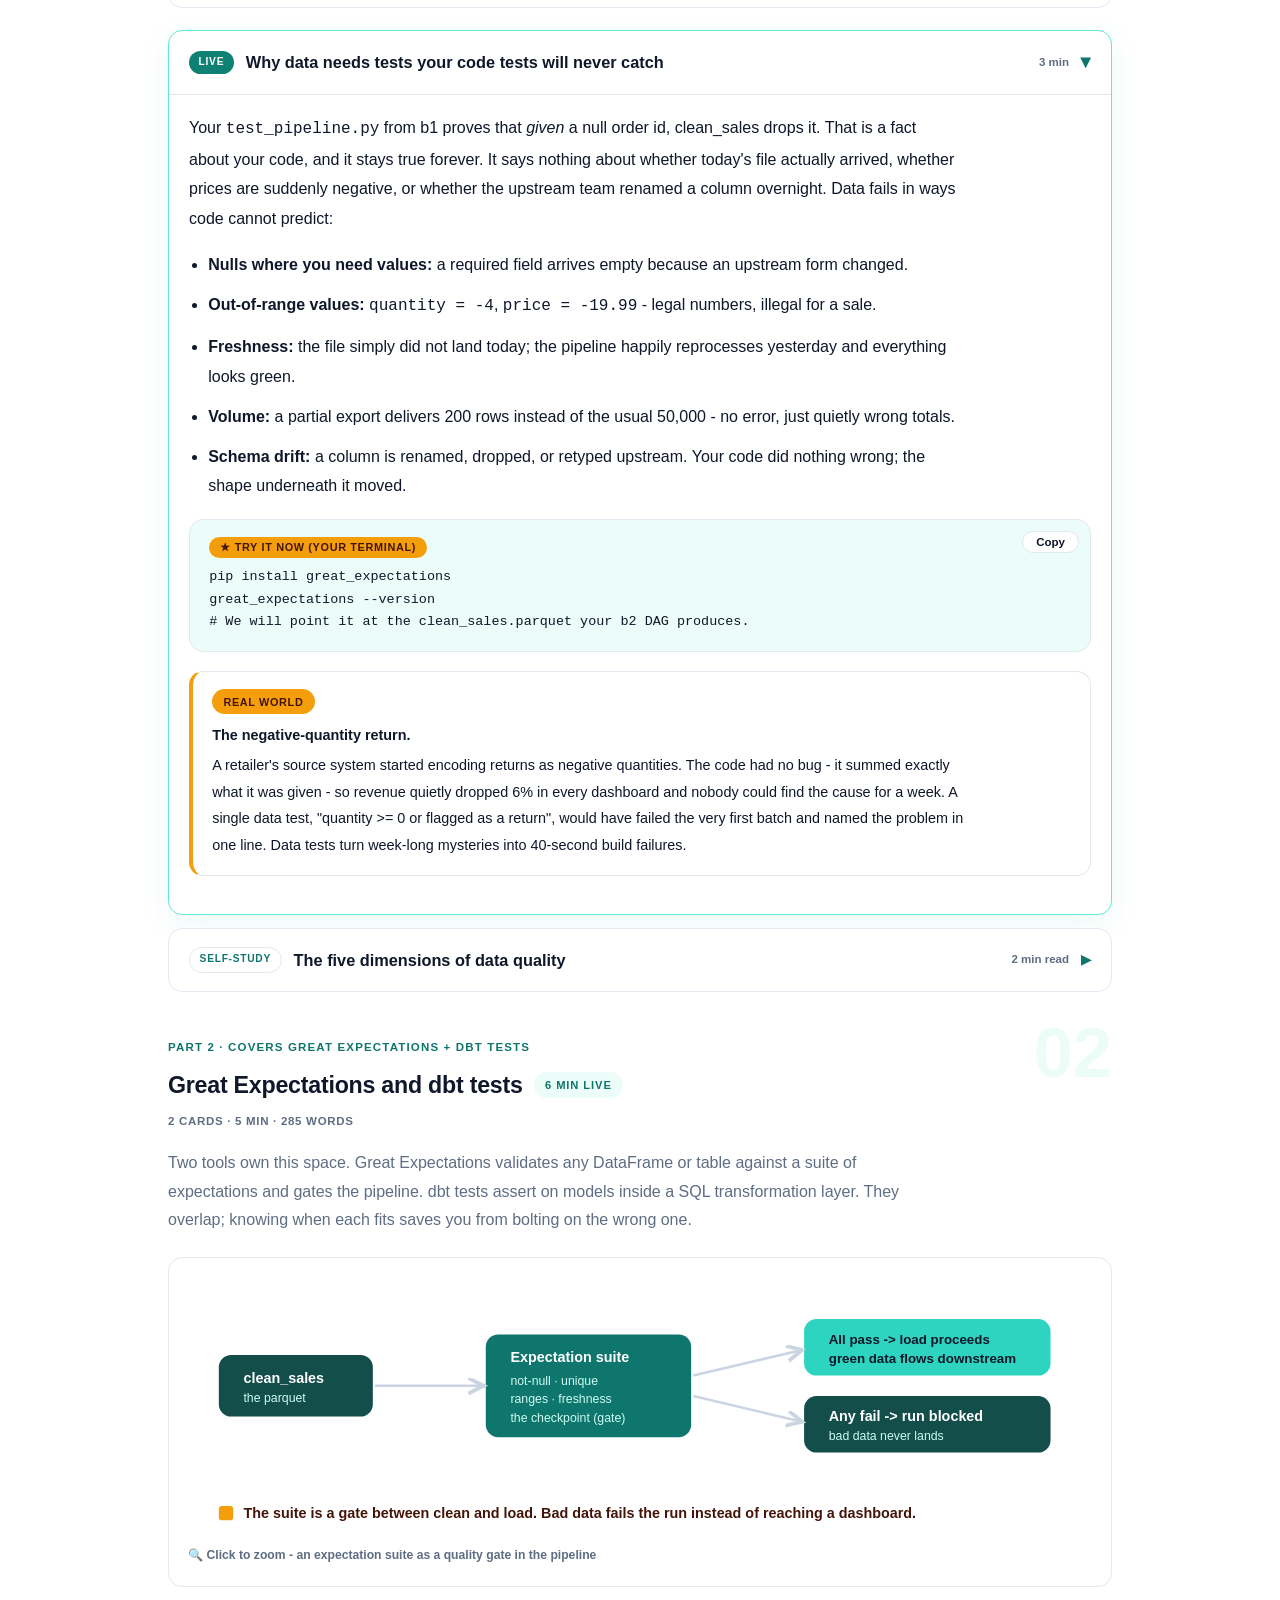
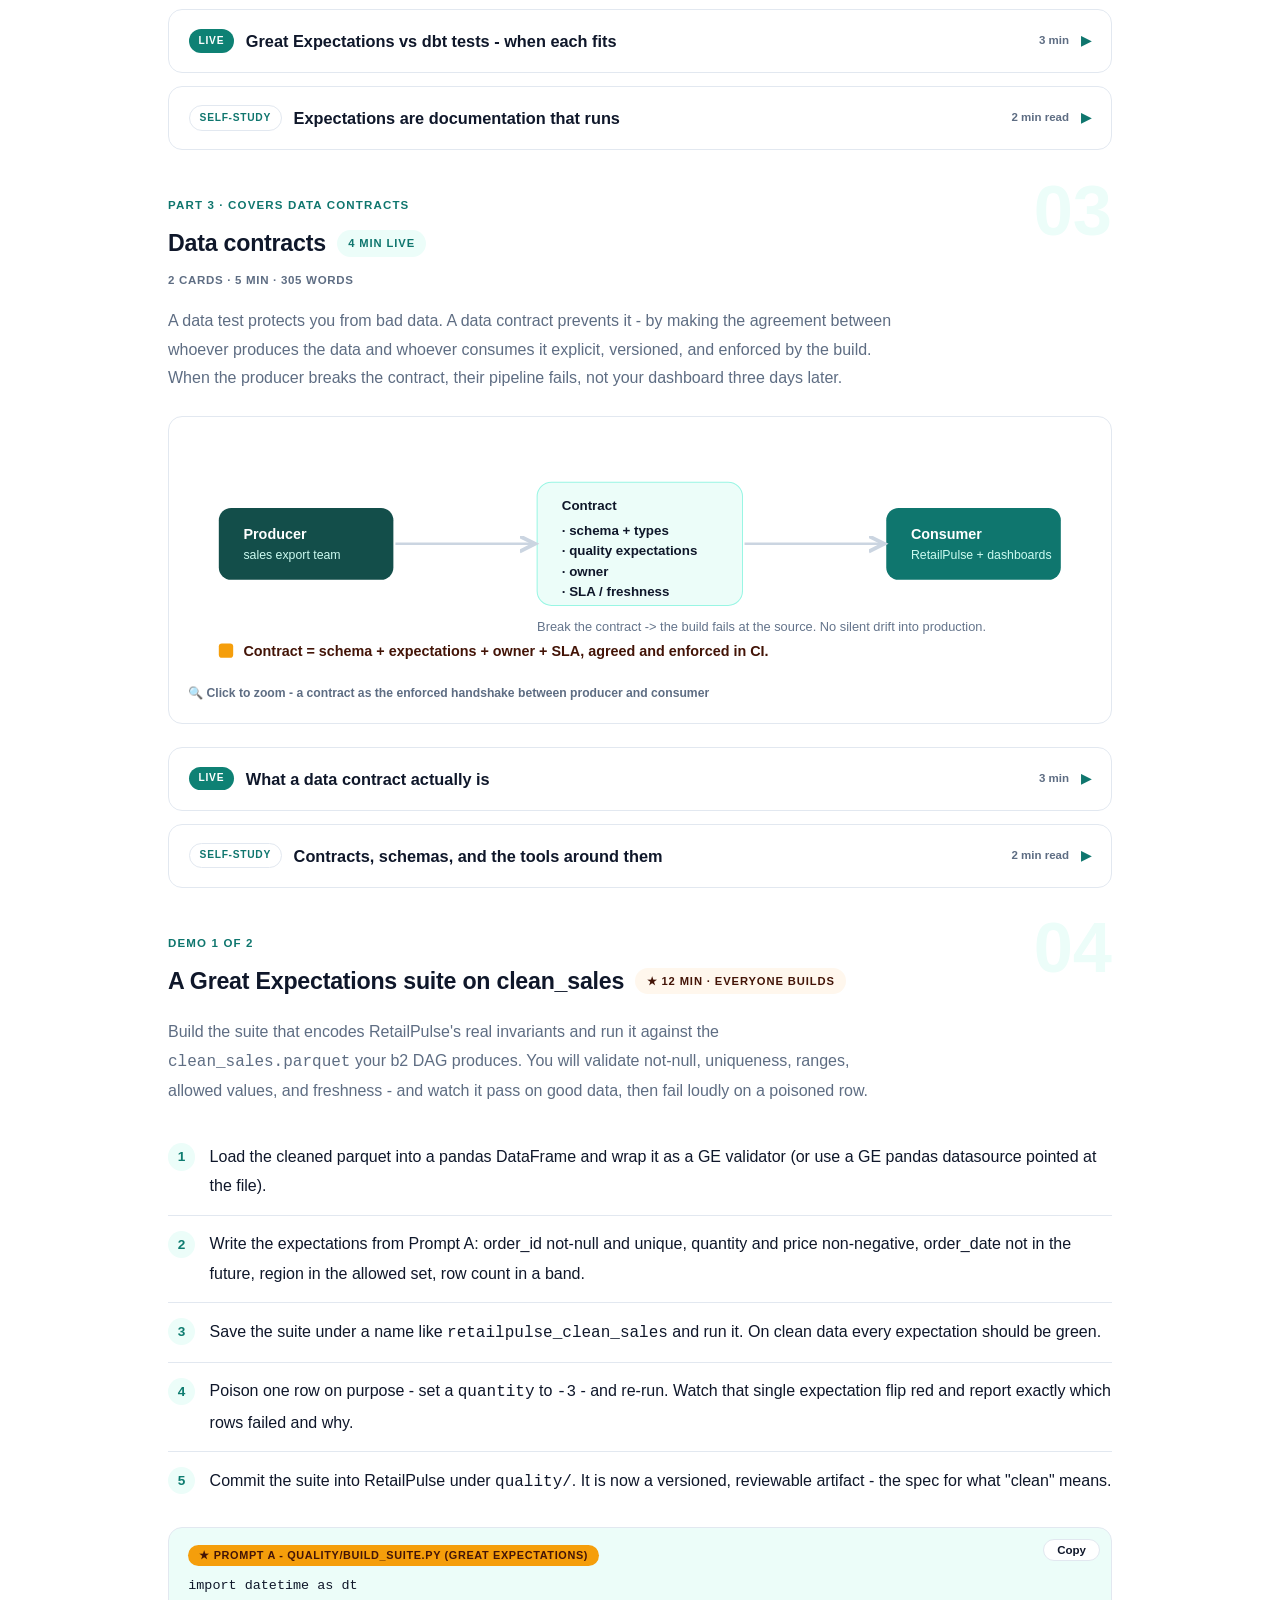
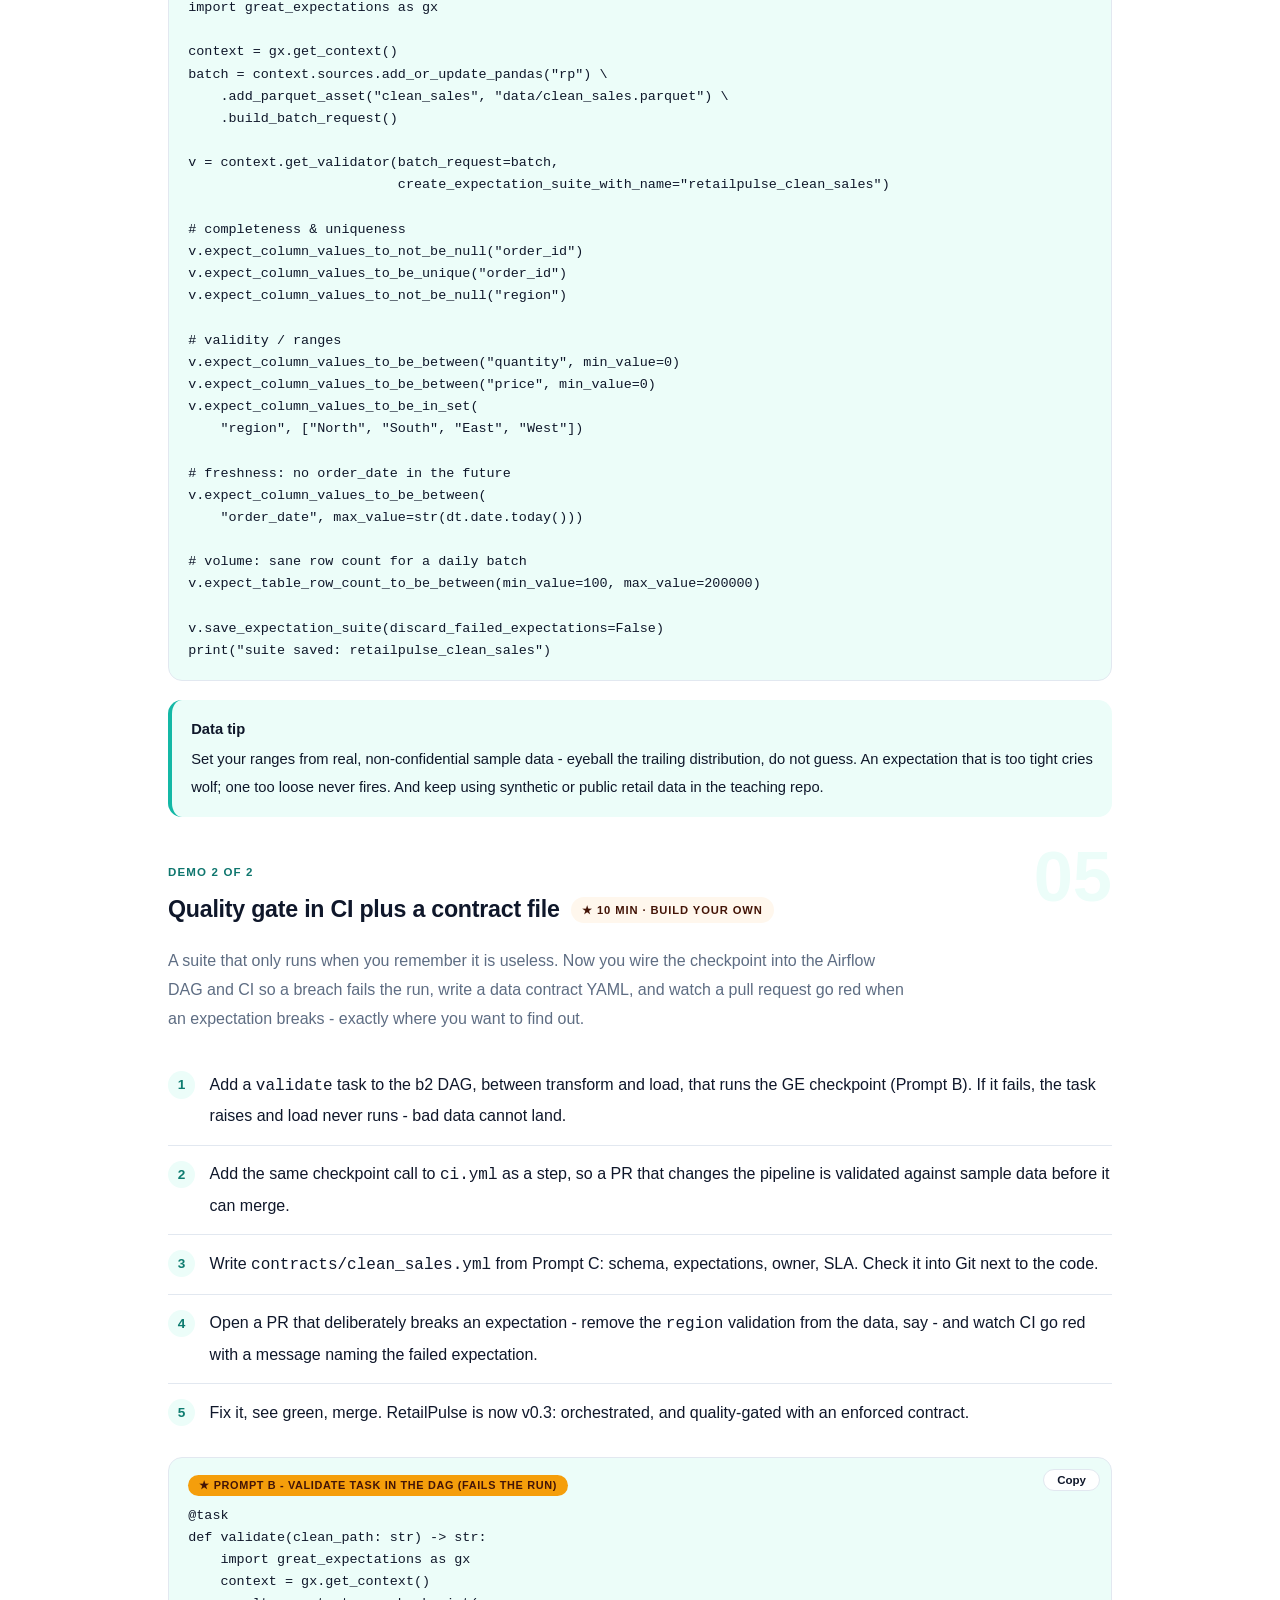
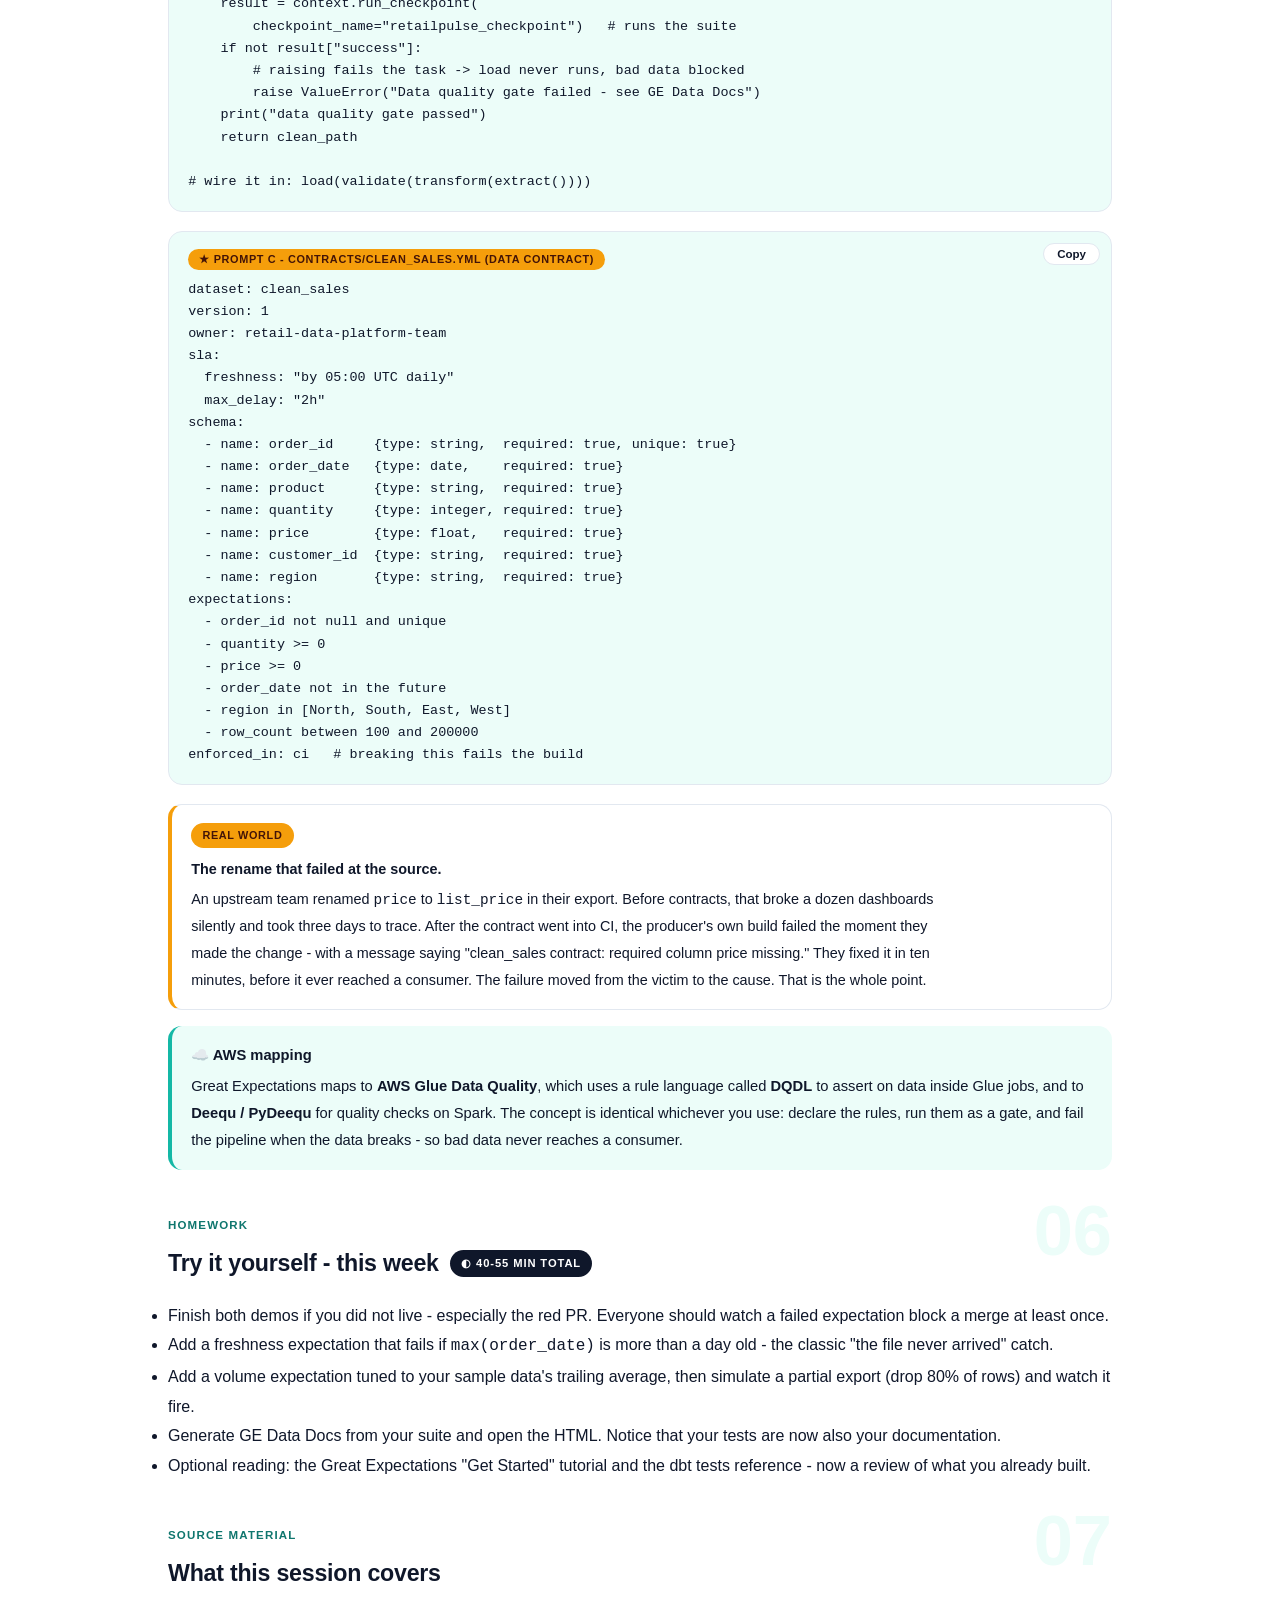
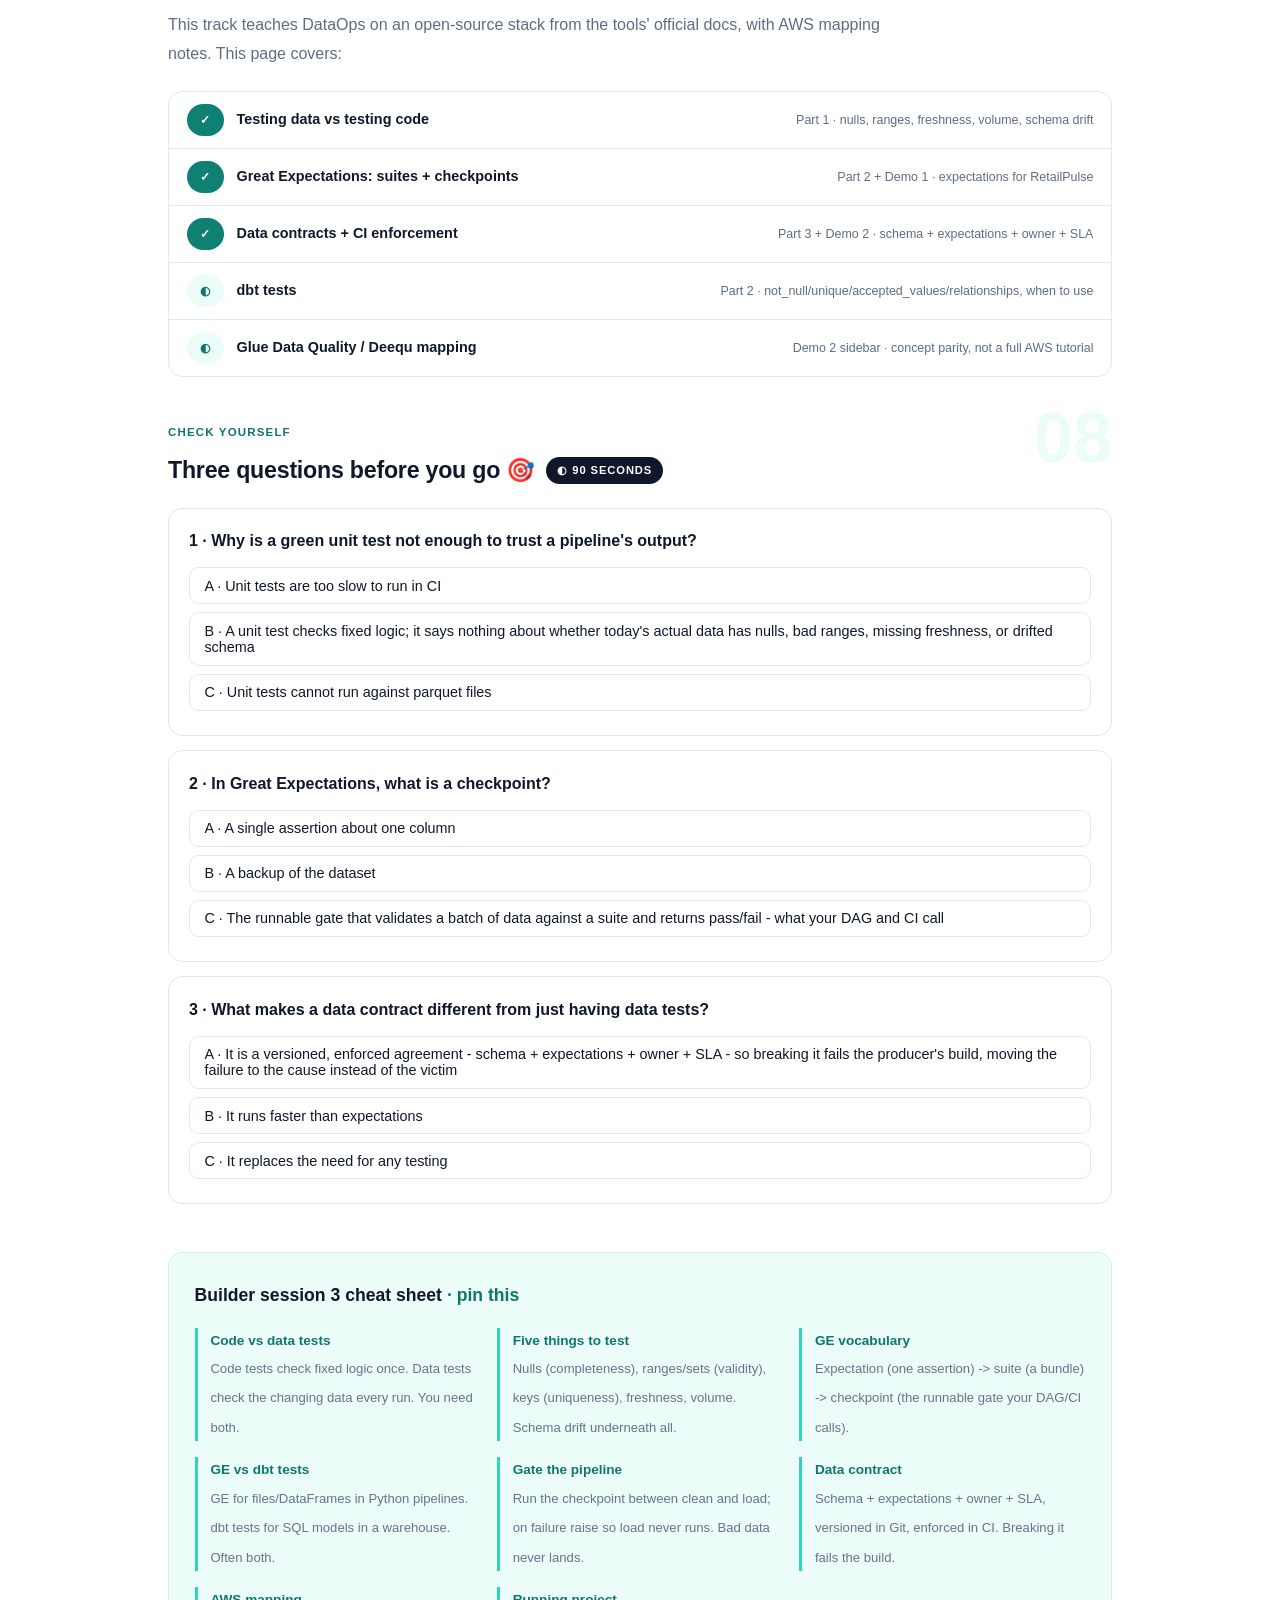
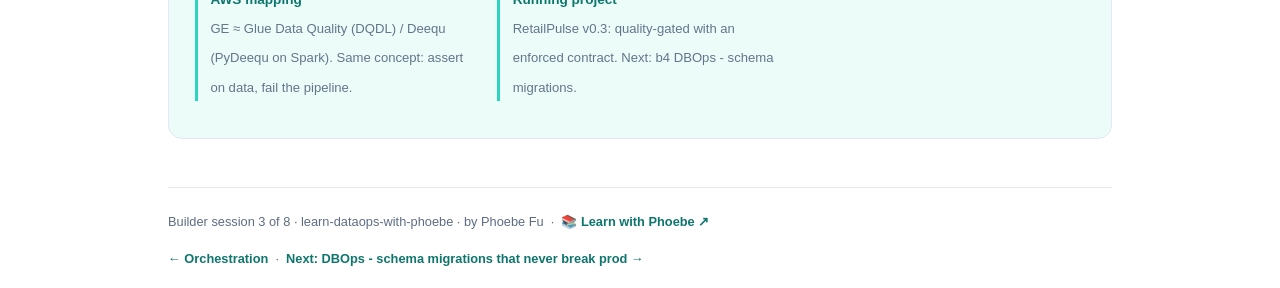
<file: courses/b3-data-testing-contracts.html>
<!DOCTYPE html>
<html lang="en">
<head>
<meta charset="UTF-8">
<meta name="viewport" content="width=device-width, initial-scale=1.0">
<!-- social:start -->
<meta name="description" content="Builder session 3 of 8. Recap: RetailPulse v0.2 is a scheduled, backfillable Airflow DAG - extract, clean, load, running daily, idempotent by date. The code is tested and the pipeline is...">
<meta property="og:type" content="article">
<meta property="og:site_name" content="Learn with Phoebe">
<meta property="og:title" content="Data testing and contracts - learn dataops with phoebe">
<meta property="og:description" content="Builder session 3 of 8. Recap: RetailPulse v0.2 is a scheduled, backfillable Airflow DAG - extract, clean, load, running daily, idempotent by date. The code is tested and the pipeline is...">
<meta property="og:url" content="https://phoebefu6.github.io/learn-dataops-with-phoebe/courses/b3-data-testing-contracts.html">
<meta property="og:image" content="https://phoebefu6.github.io/learn-dataops-with-phoebe/assets/og-cover.png">
<meta property="og:image:width" content="1200">
<meta property="og:image:height" content="630">
<meta name="twitter:card" content="summary_large_image">
<meta name="twitter:title" content="Data testing and contracts - learn dataops with phoebe">
<meta name="twitter:description" content="Builder session 3 of 8. Recap: RetailPulse v0.2 is a scheduled, backfillable Airflow DAG - extract, clean, load, running daily, idempotent by date. The code is tested and the pipeline is...">
<meta name="twitter:image" content="https://phoebefu6.github.io/learn-dataops-with-phoebe/assets/og-cover.png">
<!-- social:end -->
<title>Builder session 3 · Data testing and contracts - learn dataops with phoebe</title>
<link rel="stylesheet" href="../assets/style.css?v=33">
</head>
<body>

<div class="toolbar">
  <div class="wrap">
    <span class="crumb"><a href="../index.html">learn-dataops-with-phoebe</a> / Builder session 3 of 8</span>
    <button class="btn" id="toggle-all" type="button">Expand all</button>
    <button class="btn primary" id="zoom-toggle" type="button">Projector zoom: off</button>
  </div>
</div>

<header class="masthead">
  <div class="wrap">
    <div class="eyebrow">Learn DataOps with Phoebe · Builder track · Session 3 of 8</div>
    <h1>Data testing <span class="accent">and contracts</span></h1>
    <p class="sub">Your code has tests. Your CI is green. And yet the pipeline can still ship garbage - because a green unit test proves your logic is correct, not that today's data is. Prices arriving as negatives, a region column suddenly full of nulls, yesterday's file never landing: none of that trips a code test. Tonight you give RetailPulse a second immune system - data tests that assert on the data itself, and a contract that turns "the producer changed the schema" from a silent Monday-morning disaster into a failed build.</p>
    <div class="chip-row">
      <span class="chip level">🟢 Builder track</span>
      <span class="chip audience">Practitioners: DA · DE · DS · ML</span>
      <span class="chip audience">Python · Great Expectations · dbt tests · YAML</span>
      <span class="chip time">v0.3</span>
    </div>
    <div class="agenda">
      <span class="a1" style="flex:1">0-3 · Welcome</span>
      <span class="a2" style="flex:4">3-20 · Testing data vs code</span>
      <span class="a3" style="flex:5">20-42 · Build-along: suite + gate</span>
      <span class="a4" style="flex:1">42-45 · Q&amp;A</span>
    </div>
  </div>
</header>

<main class="wrap">

  <!-- ============ INTRO ============ -->
  <section class="section" id="intro">
    <div class="section-kicker">
      <span class="klabel">Part 0</span>
      <h2>Where RetailPulse is tonight</h2>
    </div>
    <p class="lede">Recap: RetailPulse v0.2 is a scheduled, backfillable Airflow DAG - extract, clean, load, running daily, idempotent by date. The code is tested and the pipeline is orchestrated. But the pipeline trusts its input blindly. If the upstream sales export ships <code>quantity = -4</code> or drops the <code>region</code> column, RetailPulse cheerfully processes it and every dashboard downstream inherits the rot. Code tests cannot catch this, because the code did exactly what it was told. You need tests that look at the data.</p>
    <div class="legend">
      <span class="pill solid">Live - presented in session</span>
      <span class="pill light">Self-study - read after class</span>
      <span class="pill peach">★ Try it now command</span>
      <span class="pill inkpill">Open-source stack + AWS notes</span>
    </div>
    <div class="callout win">
      <strong>★ What you walk out with today</strong>
      A Great Expectations suite asserting the real invariants of RetailPulse - order ids present and unique, quantities and prices non-negative, dates not in the future, regions in a known set, row counts in a sane band - wired as a checkpoint that fails the Airflow run and the CI build when the data breaks. Plus a data contract YAML that makes the producer/consumer agreement explicit and enforceable.
    </div>
  </section>

  <!-- ============ PART 1: TESTING CODE VS DATA ============ -->
  <section class="section" id="code-vs-data">
    <div class="section-kicker">
      <span class="klabel">Part 1 · covers why data needs its own tests</span>
      <h2>Testing code vs testing data <span class="tag concept">6 min live</span></h2>
    </div>
    <p class="lede">A unit test checks logic that is fixed: given this input, does the function return that output. It runs once and stays true. A data test checks something that changes every single day: the actual rows flowing through the pipeline. Both are essential, and they catch completely different failures.</p>

    <figure class="zoomable">
      <svg viewBox="0 0 880 270" xmlns="http://www.w3.org/2000/svg" role="img" aria-label="Code tests check fixed logic once; data tests check the changing data every run for nulls, ranges, freshness, volume, and schema">
        <style>
          .b3cT { font: 700 15px Inter, sans-serif; fill: #FFFFFF; }
          .b3cI { font: 700 13px Inter, sans-serif; fill: #0F172A; }
          .b3cL { font: 400 12.5px Inter, sans-serif; fill: #CCFBF1; }
          .b3cX { font: 400 12.5px Inter, sans-serif; fill: #64748B; }
          .b3cN { font: 600 14px Inter, sans-serif; fill: #431407; }
          .b3cArr { stroke: #CBD5E1; stroke-width: 2.5; fill: none; marker-end: url(#b3cAh); }
        </style>
        <defs>
          <marker id="b3cAh" markerWidth="8" markerHeight="8" refX="6" refY="3" orient="auto">
            <path d="M0,0 L6,3 L0,6" fill="none" stroke="#CBD5E1" stroke-width="1.5"/>
          </marker>
        </defs>
        <rect x="30" y="45" width="250" height="110" rx="12" fill="#134E4A"/>
        <text class="b3cT" x="54" y="74">Code tests</text>
        <text class="b3cL" x="54" y="98">check logic - fixed</text>
        <text class="b3cL" x="54" y="118">"clean_sales drops null ids"</text>
        <text class="b3cL" x="54" y="138">runs once, stays true</text>
        <rect x="30" y="170" width="250" height="70" rx="12" fill="#0F766E"/>
        <text class="b3cT" x="54" y="198">Data tests</text>
        <text class="b3cL" x="54" y="220">check the data - changes daily</text>
        <rect x="360" y="55" width="490" height="185" rx="14" fill="#ECFDF9" stroke="#99F6E4"/>
        <text class="b3cI" x="384" y="84">What data tests watch, every run:</text>
        <text class="b3cI" x="384" y="116" font-weight="400">· Nulls - required fields present</text>
        <text class="b3cI" x="384" y="140" font-weight="400">· Ranges - quantity &amp; price &gt;= 0</text>
        <text class="b3cI" x="384" y="164" font-weight="400">· Freshness - is today's data here?</text>
        <text class="b3cI" x="384" y="188" font-weight="400">· Volume - row count in expected band</text>
        <text class="b3cI" x="384" y="212" font-weight="400">· Schema - columns &amp; types unchanged</text>
        <line class="b3cArr" x1="282" y1="205" x2="358" y2="150"/>
        <rect x="30" y="250" width="14" height="14" rx="3" fill="#F59E0B"/>
        <text class="b3cN" x="54" y="262">Green unit tests + bad data = broken dashboards. Data needs its own tests, run on every batch.</text>
      </svg>
      <figcaption>🔍 Click to zoom - two immune systems: logic tests once, data tests every run</figcaption>
    </figure>

    <details class="card" open>
      <summary><span class="mode live">Live</span>Why data needs tests your code tests will never catch<span class="mini">3 min</span><span class="caret">▶</span></summary>
      <div class="body">
        <p>Your <code>test_pipeline.py</code> from b1 proves that <em>given</em> a null order id, clean_sales drops it. That is a fact about your code, and it stays true forever. It says nothing about whether today's file actually arrived, whether prices are suddenly negative, or whether the upstream team renamed a column overnight. Data fails in ways code cannot predict:</p>
        <ul>
          <li><strong>Nulls where you need values:</strong> a required field arrives empty because an upstream form changed.</li>
          <li><strong>Out-of-range values:</strong> <code>quantity = -4</code>, <code>price = -19.99</code> - legal numbers, illegal for a sale.</li>
          <li><strong>Freshness:</strong> the file simply did not land today; the pipeline happily reprocesses yesterday and everything looks green.</li>
          <li><strong>Volume:</strong> a partial export delivers 200 rows instead of the usual 50,000 - no error, just quietly wrong totals.</li>
          <li><strong>Schema drift:</strong> a column is renamed, dropped, or retyped upstream. Your code did nothing wrong; the shape underneath it moved.</li>
        </ul>
        <div class="prompt-box good"><span class="label">★ Try it now (your terminal)</span>pip install great_expectations
great_expectations --version
# We will point it at the clean_sales.parquet your b2 DAG produces.</div>
        <div class="callout example">
          <span class="ex-pill">Real world</span>
          <p><strong>The negative-quantity return.</strong> A retailer's source system started encoding returns as negative quantities. The code had no bug - it summed exactly what it was given - so revenue quietly dropped 6% in every dashboard and nobody could find the cause for a week. A single data test, "quantity &gt;= 0 or flagged as a return", would have failed the very first batch and named the problem in one line. Data tests turn week-long mysteries into 40-second build failures.</p>
        </div>
      </div>
    </details>

    <details class="card">
      <summary><span class="mode self">Self-study</span>The five dimensions of data quality<span class="mini">2 min read</span><span class="caret">▶</span></summary>
      <div class="body">
        <p>A useful checklist when you write expectations for any dataset - not just RetailPulse:</p>
        <table class="clean">
          <thead><tr><th>Dimension</th><th>Question it asks</th><th>RetailPulse example</th></tr></thead>
          <tbody>
            <tr><td>Completeness</td><td>Are required values present?</td><td>order_id, region never null</td></tr>
            <tr><td>Validity</td><td>Are values in the allowed set/range?</td><td>quantity &gt;= 0, region in known list</td></tr>
            <tr><td>Uniqueness</td><td>Are keys actually unique?</td><td>order_id has no duplicates</td></tr>
            <tr><td>Freshness</td><td>Is the data recent enough?</td><td>max(order_date) is today or yesterday</td></tr>
            <tr><td>Volume</td><td>Is the row count sane?</td><td>within, say, 20% of the trailing average</td></tr>
          </tbody>
        </table>
        <p>You will not test all five on every column. Pick the ones whose failure would actually hurt a decision - that is data-centric AI thinking applied to a pipeline.</p>
      </div>
    </details>
  </section>

  <!-- ============ PART 2: GE AND DBT TESTS ============ -->
  <section class="section" id="ge-dbt">
    <div class="section-kicker">
      <span class="klabel">Part 2 · covers Great Expectations + dbt tests</span>
      <h2>Great Expectations and dbt tests <span class="tag concept">6 min live</span></h2>
    </div>
    <p class="lede">Two tools own this space. Great Expectations validates any DataFrame or table against a suite of expectations and gates the pipeline. dbt tests assert on models inside a SQL transformation layer. They overlap; knowing when each fits saves you from bolting on the wrong one.</p>

    <figure class="zoomable">
      <svg viewBox="0 0 880 250" xmlns="http://www.w3.org/2000/svg" role="img" aria-label="An expectation suite sits between the cleaned data and the load step, passing green data through and blocking a run when an expectation fails">
        <style>
          .b3gT { font: 700 14px Inter, sans-serif; fill: #FFFFFF; }
          .b3gI { font: 700 13px Inter, sans-serif; fill: #0F172A; }
          .b3gL { font: 400 12px Inter, sans-serif; fill: #CCFBF1; }
          .b3gX { font: 400 12.5px Inter, sans-serif; fill: #64748B; }
          .b3gN { font: 600 14px Inter, sans-serif; fill: #431407; }
          .b3gArr { stroke: #CBD5E1; stroke-width: 2.5; fill: none; marker-end: url(#b3gAh); }
        </style>
        <defs>
          <marker id="b3gAh" markerWidth="8" markerHeight="8" refX="6" refY="3" orient="auto">
            <path d="M0,0 L6,3 L0,6" fill="none" stroke="#CBD5E1" stroke-width="1.5"/>
          </marker>
        </defs>
        <rect x="30" y="75" width="150" height="60" rx="12" fill="#134E4A"/>
        <text class="b3gT" x="54" y="102">clean_sales</text>
        <text class="b3gL" x="54" y="121">the parquet</text>
        <rect x="290" y="55" width="200" height="100" rx="12" fill="#0F766E"/>
        <text class="b3gT" x="314" y="82">Expectation suite</text>
        <text class="b3gL" x="314" y="104">not-null · unique</text>
        <text class="b3gL" x="314" y="122">ranges · freshness</text>
        <text class="b3gL" x="314" y="140">the checkpoint (gate)</text>
        <rect x="600" y="40" width="240" height="55" rx="12" fill="#2DD4BF"/>
        <text class="b3gI" x="624" y="64">All pass -&gt; load proceeds</text>
        <text class="b3gI" x="624" y="83" font-weight="400" font-size="12">green data flows downstream</text>
        <rect x="600" y="115" width="240" height="55" rx="12" fill="#134E4A"/>
        <text class="b3gT" x="624" y="139">Any fail -&gt; run blocked</text>
        <text class="b3gL" x="624" y="158">bad data never lands</text>
        <line class="b3gArr" x1="182" y1="105" x2="288" y2="105"/>
        <line class="b3gArr" x1="492" y1="95" x2="598" y2="70"/>
        <line class="b3gArr" x1="492" y1="115" x2="598" y2="140"/>
        <rect x="30" y="222" width="14" height="14" rx="3" fill="#F59E0B"/>
        <text class="b3gN" x="54" y="234">The suite is a gate between clean and load. Bad data fails the run instead of reaching a dashboard.</text>
      </svg>
      <figcaption>🔍 Click to zoom - an expectation suite as a quality gate in the pipeline</figcaption>
    </figure>

    <details class="card">
      <summary><span class="mode live">Live</span>Great Expectations vs dbt tests - when each fits<span class="mini">3 min</span><span class="caret">▶</span></summary>
      <div class="body">
        <p><strong>Great Expectations (GE)</strong> is a Python-native validation library. Three words carry it:</p>
        <ul>
          <li><strong>Expectation:</strong> one assertion about data, e.g. <code>expect_column_values_to_not_be_null("order_id")</code>. Human-readable, documents itself.</li>
          <li><strong>Suite:</strong> a named bundle of expectations for a dataset - the full contract for RetailPulse's cleaned table.</li>
          <li><strong>Checkpoint:</strong> the runnable gate that validates a batch against a suite and returns pass/fail. This is what your DAG and CI call.</li>
        </ul>
        <p><strong>dbt tests</strong> live inside a dbt SQL project and assert on models with four built-ins - <code>not_null</code>, <code>unique</code>, <code>accepted_values</code>, and <code>relationships</code> (foreign-key style). They are perfect when your transformations are already SQL models in a warehouse.</p>
        <p><strong>When each fits:</strong> use GE when you are validating files/DataFrames in a Python pipeline (RetailPulse, tonight). Use dbt tests when your logic lives in dbt models in a warehouse. Many teams run both - GE at ingestion, dbt tests on the modeled layer. They are complements, not rivals.</p>
        <table class="clean">
          <thead><tr><th>Expectation for RetailPulse</th><th>Asserts</th></tr></thead>
          <tbody>
            <tr><td>order_id not null &amp; unique</td><td>every sale has one identity, no duplicates</td></tr>
            <tr><td>quantity &gt;= 0</td><td>no negative quantities (returns handled separately)</td></tr>
            <tr><td>price &gt;= 0</td><td>no negative prices</td></tr>
            <tr><td>order_date not in the future</td><td>no time-travel rows from a bad clock</td></tr>
            <tr><td>region in {North, South, East, West}</td><td>no typo'd or unknown regions</td></tr>
            <tr><td>row count within expected band</td><td>partial export or duplicate load caught</td></tr>
          </tbody>
        </table>
      </div>
    </details>

    <details class="card">
      <summary><span class="mode self">Self-study</span>Expectations are documentation that runs<span class="mini">2 min read</span><span class="caret">▶</span></summary>
      <div class="body">
        <p>The quiet superpower of an expectation suite is that it doubles as living documentation. <code>expect_column_values_to_be_between("price", 0, 10000)</code> tells the next engineer exactly what "valid" means for that column - and unlike a wiki page, it fails loudly the day reality drifts from the description. GE can even auto-generate a "Data Docs" HTML site from your suite, so the docs and the tests are literally the same artifact. When you write a data test, you are writing the spec everyone forgot to write.</p>
      </div>
    </details>
  </section>

  <!-- ============ PART 3: DATA CONTRACTS ============ -->
  <section class="section" id="contracts">
    <div class="section-kicker">
      <span class="klabel">Part 3 · covers data contracts</span>
      <h2>Data contracts <span class="tag concept">4 min live</span></h2>
    </div>
    <p class="lede">A data test protects you from bad data. A data contract prevents it - by making the agreement between whoever produces the data and whoever consumes it explicit, versioned, and enforced by the build. When the producer breaks the contract, their pipeline fails, not your dashboard three days later.</p>

    <figure class="zoomable">
      <svg viewBox="0 0 880 230" xmlns="http://www.w3.org/2000/svg" role="img" aria-label="A producer and a consumer both sit against a shared contract of schema, expectations, owner, and SLA; breaking it fails the build">
        <style>
          .b3kT { font: 700 14px Inter, sans-serif; fill: #FFFFFF; }
          .b3kI { font: 700 13px Inter, sans-serif; fill: #0F172A; }
          .b3kL { font: 400 12px Inter, sans-serif; fill: #CCFBF1; }
          .b3kX { font: 400 12.5px Inter, sans-serif; fill: #64748B; }
          .b3kN { font: 600 14px Inter, sans-serif; fill: #431407; }
          .b3kArr { stroke: #CBD5E1; stroke-width: 2.5; fill: none; marker-end: url(#b3kAh); }
        </style>
        <defs>
          <marker id="b3kAh" markerWidth="8" markerHeight="8" refX="6" refY="3" orient="auto">
            <path d="M0,0 L6,3 L0,6" fill="none" stroke="#CBD5E1" stroke-width="1.5"/>
          </marker>
        </defs>
        <rect x="30" y="70" width="170" height="70" rx="12" fill="#134E4A"/>
        <text class="b3kT" x="54" y="100">Producer</text>
        <text class="b3kL" x="54" y="120">sales export team</text>
        <rect x="340" y="45" width="200" height="120" rx="14" fill="#ECFDF9" stroke="#99F6E4"/>
        <text class="b3kI" x="364" y="72">Contract</text>
        <text class="b3kI" x="364" y="96" font-weight="400" font-size="12">· schema + types</text>
        <text class="b3kI" x="364" y="116" font-weight="400" font-size="12">· quality expectations</text>
        <text class="b3kI" x="364" y="136" font-weight="400" font-size="12">· owner</text>
        <text class="b3kI" x="364" y="156" font-weight="400" font-size="12">· SLA / freshness</text>
        <rect x="680" y="70" width="170" height="70" rx="12" fill="#0F766E"/>
        <text class="b3kT" x="704" y="100">Consumer</text>
        <text class="b3kL" x="704" y="120">RetailPulse + dashboards</text>
        <line class="b3kArr" x1="202" y1="105" x2="338" y2="105"/>
        <line class="b3kArr" x1="542" y1="105" x2="678" y2="105"/>
        <text class="b3kX" x="340" y="190">Break the contract -&gt; the build fails at the source. No silent drift into production.</text>
        <rect x="30" y="202" width="14" height="14" rx="3" fill="#F59E0B"/>
        <text class="b3kN" x="54" y="214">Contract = schema + expectations + owner + SLA, agreed and enforced in CI.</text>
      </svg>
      <figcaption>🔍 Click to zoom - a contract as the enforced handshake between producer and consumer</figcaption>
    </figure>

    <details class="card">
      <summary><span class="mode live">Live</span>What a data contract actually is<span class="mini">3 min</span><span class="caret">▶</span></summary>
      <div class="body">
        <p>A data contract is a written, versioned agreement about a dataset, checked into Git like any other code. It has four parts:</p>
        <ul>
          <li><strong>Schema:</strong> the columns, their types, and which are required. "order_id: string, required; price: float, required."</li>
          <li><strong>Quality expectations:</strong> the same assertions from your GE suite - not-null, ranges, allowed values - promised, not just hoped.</li>
          <li><strong>Owner:</strong> a named team or person responsible. A dataset with no owner has no one to call when it breaks.</li>
          <li><strong>SLA:</strong> the freshness and availability promise - "delivered by 5am daily, no more than 2 hours late."</li>
        </ul>
        <p>The point is enforcement: the contract runs in CI. If the producer changes the schema or violates an expectation, their build fails and they find out immediately - instead of the consumer discovering it in a board meeting. This is Zhamak Dehghani's data-mesh idea in miniature: producers own their data quality, and the contract is how that ownership is made real.</p>
        <div class="callout tip">
          <strong>Start with one contract</strong>
          You do not contract every table on day one. Pick the one dataset whose breakage would hurt most - here, the cleaned sales table - write its contract, wire it into CI, and let the pattern spread. A contract nobody enforces is just a comment.
        </div>
      </div>
    </details>

    <details class="card">
      <summary><span class="mode self">Self-study</span>Contracts, schemas, and the tools around them<span class="mini">2 min read</span><span class="caret">▶</span></summary>
      <div class="body">
        <p>Data contracts are a young, fast-moving space. You will see them expressed as plain YAML (what we use tonight), as JSON Schema, via the open <em>Data Contract Specification</em>, or through platform features in tools like dbt's model contracts and catalogs like DataHub or OpenMetadata. The format matters less than the discipline: a machine-readable spec, versioned in Git, enforced in CI, with a named owner. Once you have that, swapping YAML for a fancier standard later is a refactor, not a rethink. Do not wait for the perfect tool - a checked-in YAML that fails the build beats a Confluence page every time.</p>
      </div>
    </details>
  </section>

  <!-- ============ DEMO 1 ============ -->
  <section class="section" id="demo-1">
    <div class="section-kicker">
      <span class="klabel">Demo 1 of 2</span>
      <h2>A Great Expectations suite on clean_sales <span class="tag demo">★ 12 min · everyone builds</span></h2>
    </div>
    <p class="lede">Build the suite that encodes RetailPulse's real invariants and run it against the <code>clean_sales.parquet</code> your b2 DAG produces. You will validate not-null, uniqueness, ranges, allowed values, and freshness - and watch it pass on good data, then fail loudly on a poisoned row.</p>

    <div class="steps">
      <div class="step"><p>Load the cleaned parquet into a pandas DataFrame and wrap it as a GE validator (or use a GE pandas datasource pointed at the file).</p></div>
      <div class="step"><p>Write the expectations from Prompt A: order_id not-null and unique, quantity and price non-negative, order_date not in the future, region in the allowed set, row count in a band.</p></div>
      <div class="step"><p>Save the suite under a name like <code>retailpulse_clean_sales</code> and run it. On clean data every expectation should be green.</p></div>
      <div class="step"><p>Poison one row on purpose - set a <code>quantity</code> to <code>-3</code> - and re-run. Watch that single expectation flip red and report exactly which rows failed and why.</p></div>
      <div class="step"><p>Commit the suite into RetailPulse under <code>quality/</code>. It is now a versioned, reviewable artifact - the spec for what "clean" means.</p></div>
    </div>

    <div class="prompt-box good"><span class="label">★ Prompt A - quality/build_suite.py (Great Expectations)</span>import datetime as dt
import great_expectations as gx

context = gx.get_context()
batch = context.sources.add_or_update_pandas("rp") \
    .add_parquet_asset("clean_sales", "data/clean_sales.parquet") \
    .build_batch_request()

v = context.get_validator(batch_request=batch,
                          create_expectation_suite_with_name="retailpulse_clean_sales")

# completeness &amp; uniqueness
v.expect_column_values_to_not_be_null("order_id")
v.expect_column_values_to_be_unique("order_id")
v.expect_column_values_to_not_be_null("region")

# validity / ranges
v.expect_column_values_to_be_between("quantity", min_value=0)
v.expect_column_values_to_be_between("price", min_value=0)
v.expect_column_values_to_be_in_set(
    "region", ["North", "South", "East", "West"])

# freshness: no order_date in the future
v.expect_column_values_to_be_between(
    "order_date", max_value=str(dt.date.today()))

# volume: sane row count for a daily batch
v.expect_table_row_count_to_be_between(min_value=100, max_value=200000)

v.save_expectation_suite(discard_failed_expectations=False)
print("suite saved: retailpulse_clean_sales")</div>

    <div class="callout tip">
      <strong>Data tip</strong>
      Set your ranges from real, non-confidential sample data - eyeball the trailing distribution, do not guess. An expectation that is too tight cries wolf; one too loose never fires. And keep using synthetic or public retail data in the teaching repo.
    </div>
  </section>

  <!-- ============ DEMO 2 ============ -->
  <section class="section" id="demo-2">
    <div class="section-kicker">
      <span class="klabel">Demo 2 of 2</span>
      <h2>Quality gate in CI plus a contract file <span class="tag demo">★ 10 min · build your own</span></h2>
    </div>
    <p class="lede">A suite that only runs when you remember it is useless. Now you wire the checkpoint into the Airflow DAG and CI so a breach fails the run, write a data contract YAML, and watch a pull request go red when an expectation breaks - exactly where you want to find out.</p>

    <div class="steps">
      <div class="step"><p>Add a <code>validate</code> task to the b2 DAG, between transform and load, that runs the GE checkpoint (Prompt B). If it fails, the task raises and load never runs - bad data cannot land.</p></div>
      <div class="step"><p>Add the same checkpoint call to <code>ci.yml</code> as a step, so a PR that changes the pipeline is validated against sample data before it can merge.</p></div>
      <div class="step"><p>Write <code>contracts/clean_sales.yml</code> from Prompt C: schema, expectations, owner, SLA. Check it into Git next to the code.</p></div>
      <div class="step"><p>Open a PR that deliberately breaks an expectation - remove the <code>region</code> validation from the data, say - and watch CI go red with a message naming the failed expectation.</p></div>
      <div class="step"><p>Fix it, see green, merge. RetailPulse is now v0.3: orchestrated, and quality-gated with an enforced contract.</p></div>
    </div>

    <div class="prompt-box good"><span class="label">★ Prompt B - validate task in the DAG (fails the run)</span>@task
def validate(clean_path: str) -&gt; str:
    import great_expectations as gx
    context = gx.get_context()
    result = context.run_checkpoint(
        checkpoint_name="retailpulse_checkpoint")   # runs the suite
    if not result["success"]:
        # raising fails the task -&gt; load never runs, bad data blocked
        raise ValueError("Data quality gate failed - see GE Data Docs")
    print("data quality gate passed")
    return clean_path

# wire it in: load(validate(transform(extract())))</div>

    <div class="prompt-box good"><span class="label">★ Prompt C - contracts/clean_sales.yml (data contract)</span>dataset: clean_sales
version: 1
owner: retail-data-platform-team
sla:
  freshness: "by 05:00 UTC daily"
  max_delay: "2h"
schema:
  - name: order_id     {type: string,  required: true, unique: true}
  - name: order_date   {type: date,    required: true}
  - name: product      {type: string,  required: true}
  - name: quantity     {type: integer, required: true}
  - name: price        {type: float,   required: true}
  - name: customer_id  {type: string,  required: true}
  - name: region       {type: string,  required: true}
expectations:
  - order_id not null and unique
  - quantity &gt;= 0
  - price &gt;= 0
  - order_date not in the future
  - region in [North, South, East, West]
  - row_count between 100 and 200000
enforced_in: ci   # breaking this fails the build</div>

    <div class="callout example">
      <span class="ex-pill">Real world</span>
      <p><strong>The rename that failed at the source.</strong> An upstream team renamed <code>price</code> to <code>list_price</code> in their export. Before contracts, that broke a dozen dashboards silently and took three days to trace. After the contract went into CI, the producer's own build failed the moment they made the change - with a message saying "clean_sales contract: required column price missing." They fixed it in ten minutes, before it ever reached a consumer. The failure moved from the victim to the cause. That is the whole point.</p>
    </div>
    <div class="callout tip">
      <strong>☁️ AWS mapping</strong>
      Great Expectations maps to <strong>AWS Glue Data Quality</strong>, which uses a rule language called <strong>DQDL</strong> to assert on data inside Glue jobs, and to <strong>Deequ / PyDeequ</strong> for quality checks on Spark. The concept is identical whichever you use: declare the rules, run them as a gate, and fail the pipeline when the data breaks - so bad data never reaches a consumer.
    </div>
  </section>

  <!-- ============ HOMEWORK ============ -->
  <section class="section" id="exercise">
    <div class="section-kicker">
      <span class="klabel">Homework</span>
      <h2>Try it yourself - this week <span class="tag exercise">◐ 40-55 min total</span></h2>
    </div>
    <ul>
      <li>Finish both demos if you did not live - especially the red PR. Everyone should watch a failed expectation block a merge at least once.</li>
      <li>Add a freshness expectation that fails if <code>max(order_date)</code> is more than a day old - the classic "the file never arrived" catch.</li>
      <li>Add a volume expectation tuned to your sample data's trailing average, then simulate a partial export (drop 80% of rows) and watch it fire.</li>
      <li>Generate GE Data Docs from your suite and open the HTML. Notice that your tests are now also your documentation.</li>
      <li>Optional reading: the Great Expectations "Get Started" tutorial and the dbt tests reference - now a review of what you already built.</li>
    </ul>
  </section>

  <!-- ============ SOURCES ============ -->
  <section class="section" id="official">
    <div class="section-kicker">
      <span class="klabel">Source material</span>
      <h2>What this session covers</h2>
    </div>
    <p class="lede">This track teaches DataOps on an open-source stack from the tools' official docs, with AWS mapping notes. This page covers:</p>
    <div class="covered">
      <div class="covered-row"><span class="status pill solid">✓</span><span class="name">Testing data vs testing code</span><span class="note">Part 1 · nulls, ranges, freshness, volume, schema drift</span></div>
      <div class="covered-row"><span class="status pill solid">✓</span><span class="name">Great Expectations: suites + checkpoints</span><span class="note">Part 2 + Demo 1 · expectations for RetailPulse</span></div>
      <div class="covered-row"><span class="status pill solid">✓</span><span class="name">Data contracts + CI enforcement</span><span class="note">Part 3 + Demo 2 · schema + expectations + owner + SLA</span></div>
      <div class="covered-row"><span class="status pill light">◐</span><span class="name">dbt tests</span><span class="note">Part 2 · not_null/unique/accepted_values/relationships, when to use</span></div>
      <div class="covered-row"><span class="status pill light">◐</span><span class="name">Glue Data Quality / Deequ mapping</span><span class="note">Demo 2 sidebar · concept parity, not a full AWS tutorial</span></div>
    </div>
  </section>

  <!-- ============ QUIZ ============ -->
  <section class="section" id="quiz">
    <div class="section-kicker">
      <span class="klabel">Check yourself</span>
      <h2>Three questions before you go 🎯 <span class="tag exercise">◐ 90 seconds</span></h2>
    </div>
    <div class="quiz-q" data-answer="1">
      <p class="qtext">1 · Why is a green unit test not enough to trust a pipeline's output?</p>
      <button class="qopt" type="button">A · Unit tests are too slow to run in CI</button>
      <button class="qopt" type="button">B · A unit test checks fixed logic; it says nothing about whether today's actual data has nulls, bad ranges, missing freshness, or drifted schema</button>
      <button class="qopt" type="button">C · Unit tests cannot run against parquet files</button>
      <p class="qwhy">Code tests prove the logic is correct and stay true forever. Data tests check the changing data on every run - the two catch completely different failures, so you need both.</p>
    </div>
    <div class="quiz-q" data-answer="2">
      <p class="qtext">2 · In Great Expectations, what is a checkpoint?</p>
      <button class="qopt" type="button">A · A single assertion about one column</button>
      <button class="qopt" type="button">B · A backup of the dataset</button>
      <button class="qopt" type="button">C · The runnable gate that validates a batch of data against a suite and returns pass/fail - what your DAG and CI call</button>
      <p class="qwhy">An expectation is one assertion; a suite is a named bundle of them; a checkpoint is the runnable gate that executes the suite against a batch. The checkpoint is what fails your run.</p>
    </div>
    <div class="quiz-q" data-answer="0">
      <p class="qtext">3 · What makes a data contract different from just having data tests?</p>
      <button class="qopt" type="button">A · It is a versioned, enforced agreement - schema + expectations + owner + SLA - so breaking it fails the producer's build, moving the failure to the cause instead of the victim</button>
      <button class="qopt" type="button">B · It runs faster than expectations</button>
      <button class="qopt" type="button">C · It replaces the need for any testing</button>
      <p class="qwhy">Tests protect the consumer after the fact; a contract is the explicit producer-consumer agreement, enforced in CI, so the producer's build fails the moment they break it - before a consumer ever sees bad data.</p>
    </div>
    <p class="quiz-score"></p>
  </section>

  <!-- ============ CHEAT SHEET ============ -->
  <section class="cheat" id="cheatsheet">
    <h3>Builder session 3 cheat sheet <span>· pin this</span></h3>
    <div class="grid-2">
      <div class="cheat-item"><b>Code vs data tests</b><span>Code tests check fixed logic once. Data tests check the changing data every run. You need both.</span></div>
      <div class="cheat-item"><b>Five things to test</b><span>Nulls (completeness), ranges/sets (validity), keys (uniqueness), freshness, volume. Schema drift underneath all.</span></div>
      <div class="cheat-item"><b>GE vocabulary</b><span>Expectation (one assertion) -> suite (a bundle) -> checkpoint (the runnable gate your DAG/CI calls).</span></div>
      <div class="cheat-item"><b>GE vs dbt tests</b><span>GE for files/DataFrames in Python pipelines. dbt tests for SQL models in a warehouse. Often both.</span></div>
      <div class="cheat-item"><b>Gate the pipeline</b><span>Run the checkpoint between clean and load; on failure raise so load never runs. Bad data never lands.</span></div>
      <div class="cheat-item"><b>Data contract</b><span>Schema + expectations + owner + SLA, versioned in Git, enforced in CI. Breaking it fails the build.</span></div>
      <div class="cheat-item"><b>AWS mapping</b><span>GE ≈ Glue Data Quality (DQDL) / Deequ (PyDeequ on Spark). Same concept: assert on data, fail the pipeline.</span></div>
      <div class="cheat-item"><b>Running project</b><span>RetailPulse v0.3: quality-gated with an enforced contract. Next: b4 DBOps - schema migrations.</span></div>
    </div>
  </section>

  <footer class="pagefoot">
    <span>Builder session 3 of 8 · learn-dataops-with-phoebe · by Phoebe Fu &nbsp;·&nbsp; 📚 <a href="https://phoebefu6.github.io/learn-with-phoebe/">Learn with Phoebe ↗</a></span>
    <span><a href="b2-orchestration.html">← Orchestration</a> &nbsp;·&nbsp; <a href="b4-dbops-migrations.html">Next: DBOps - schema migrations that never break prod →</a></span>
  </footer>

</main>

<script src="../assets/app.js?v=31"></script>
</body>
</html>
</file>
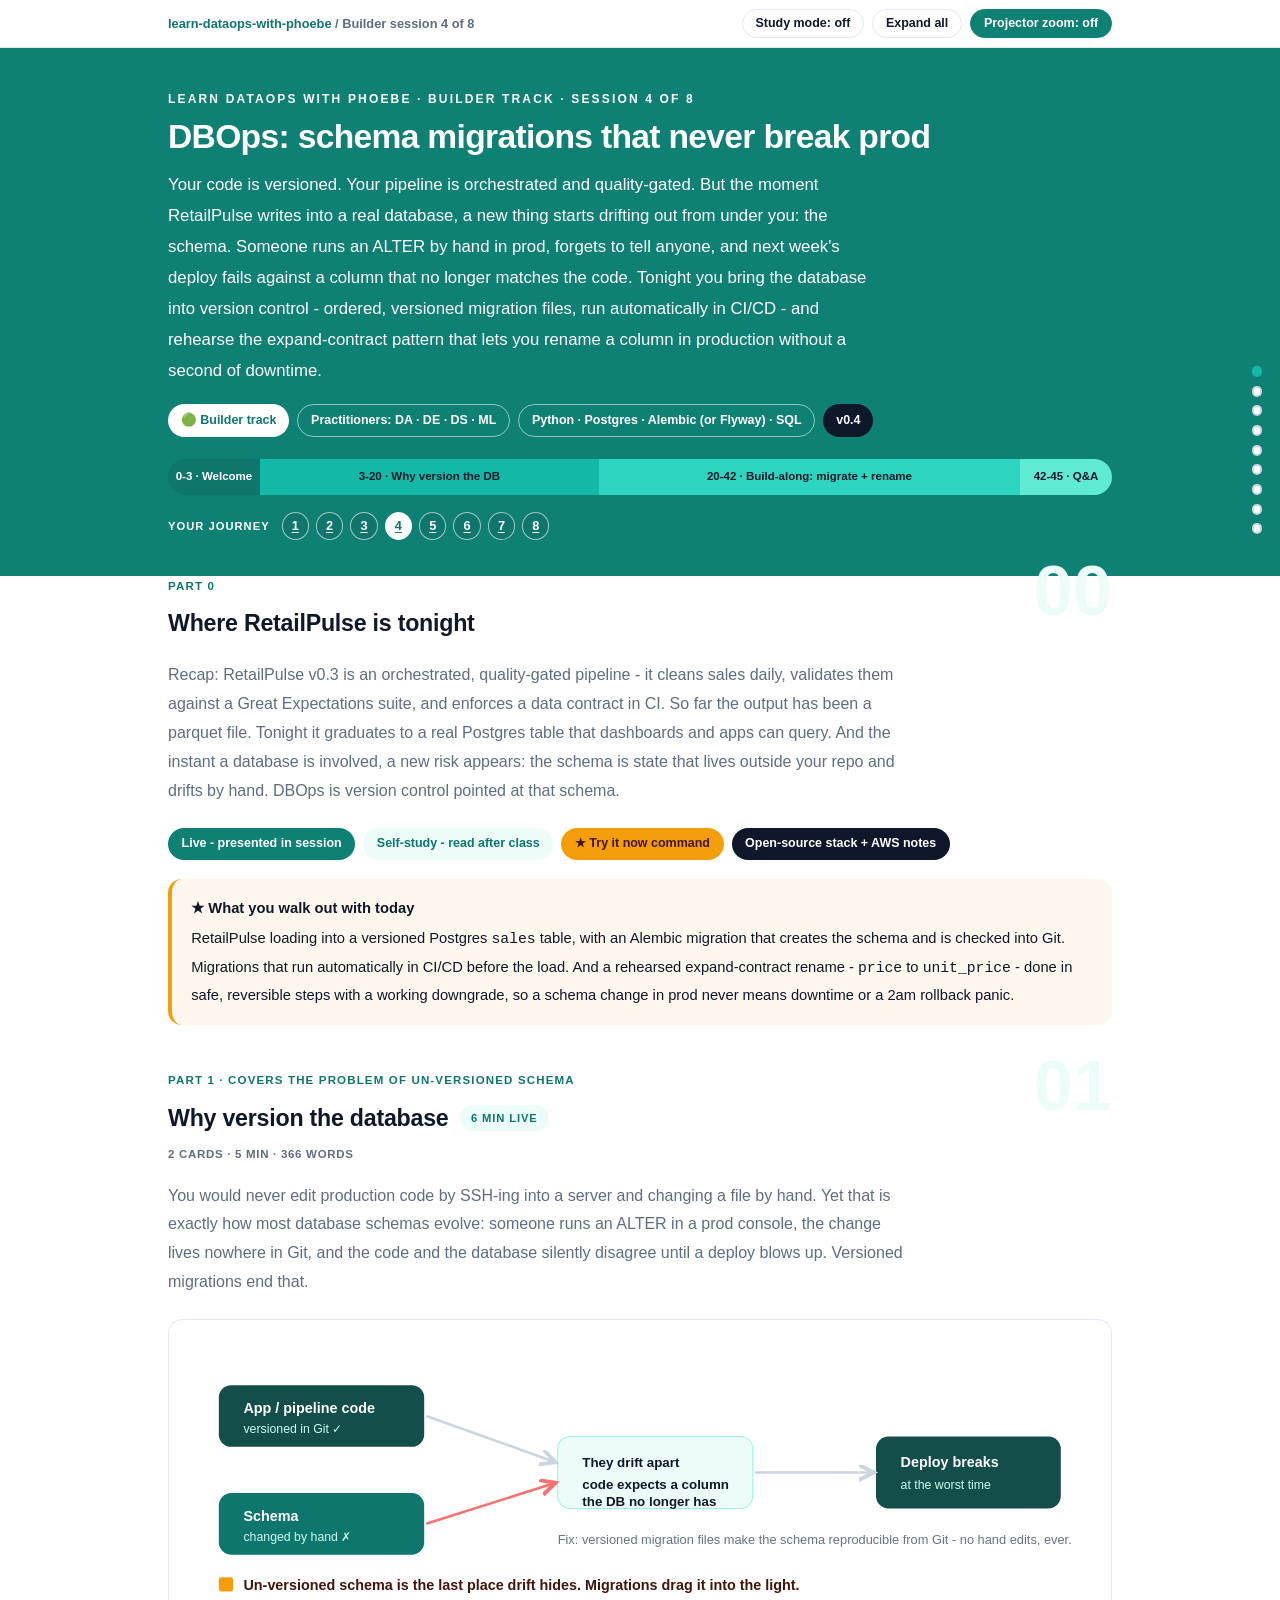
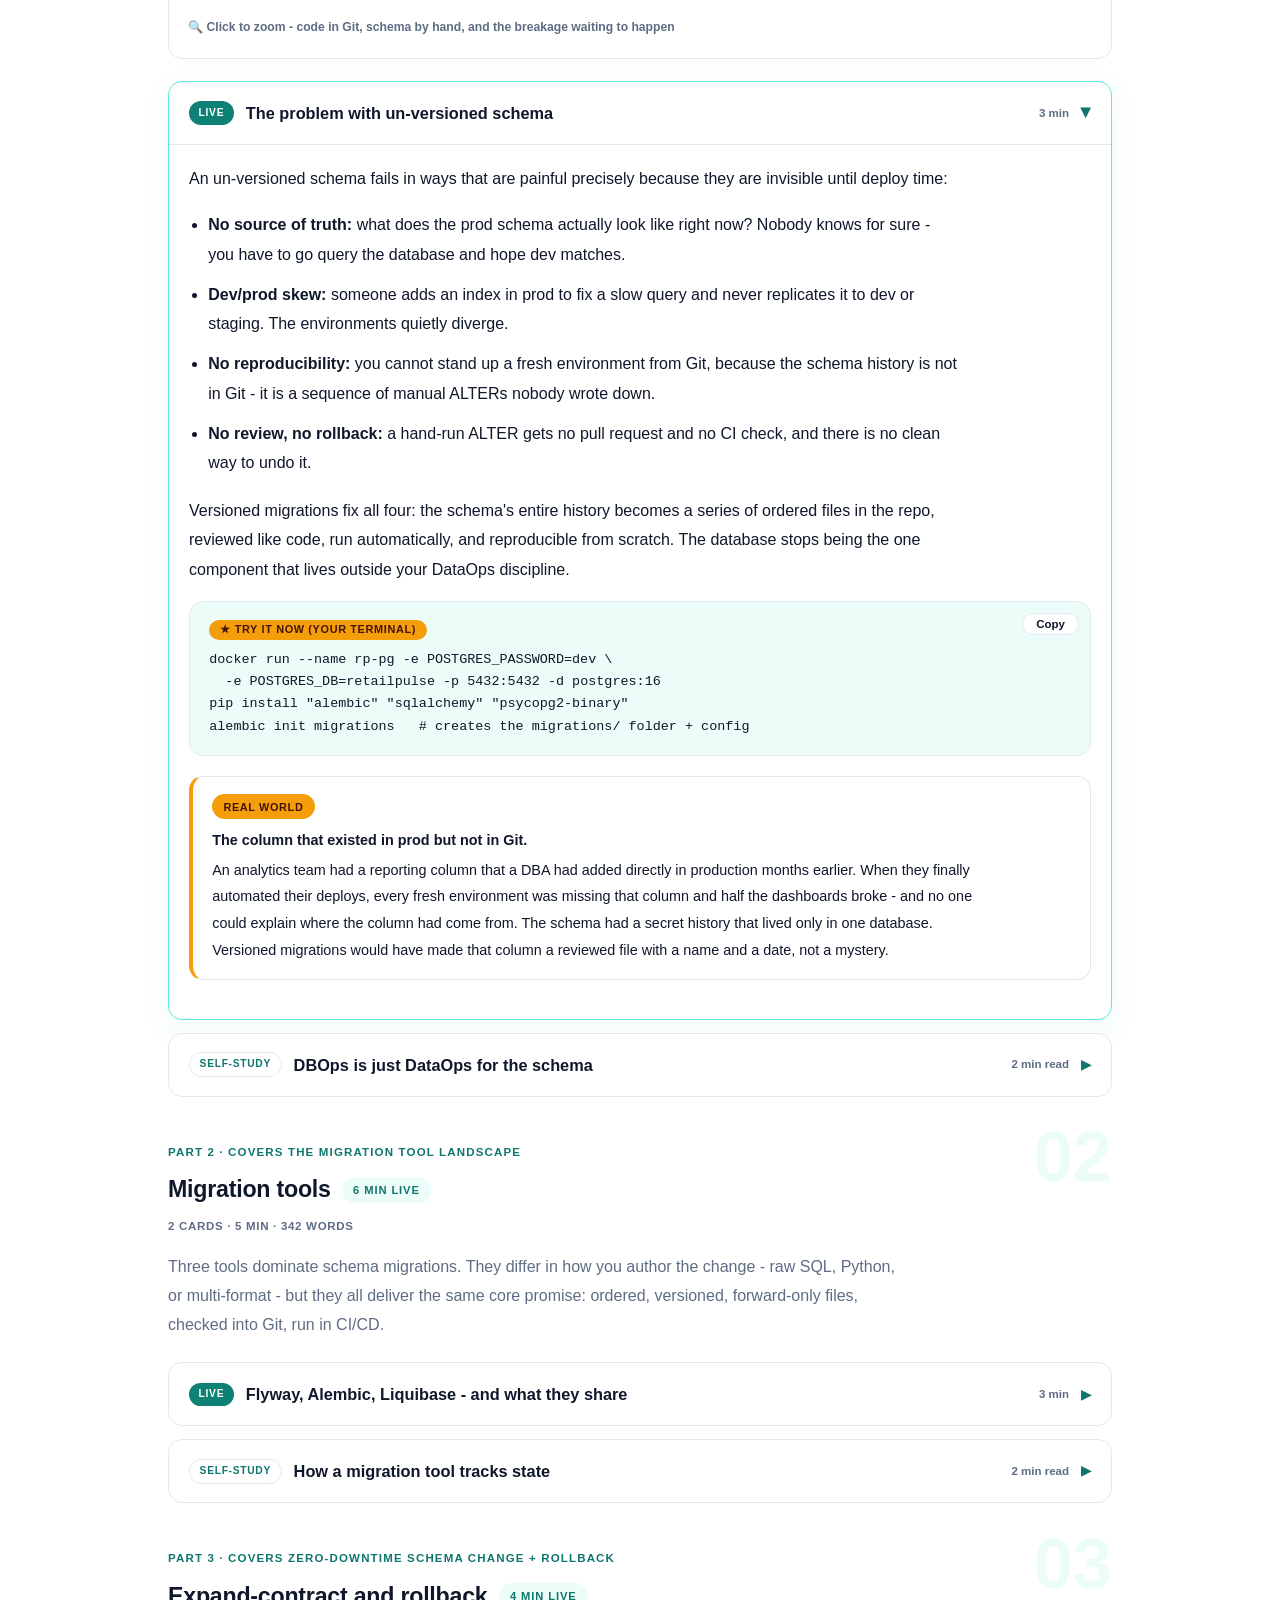
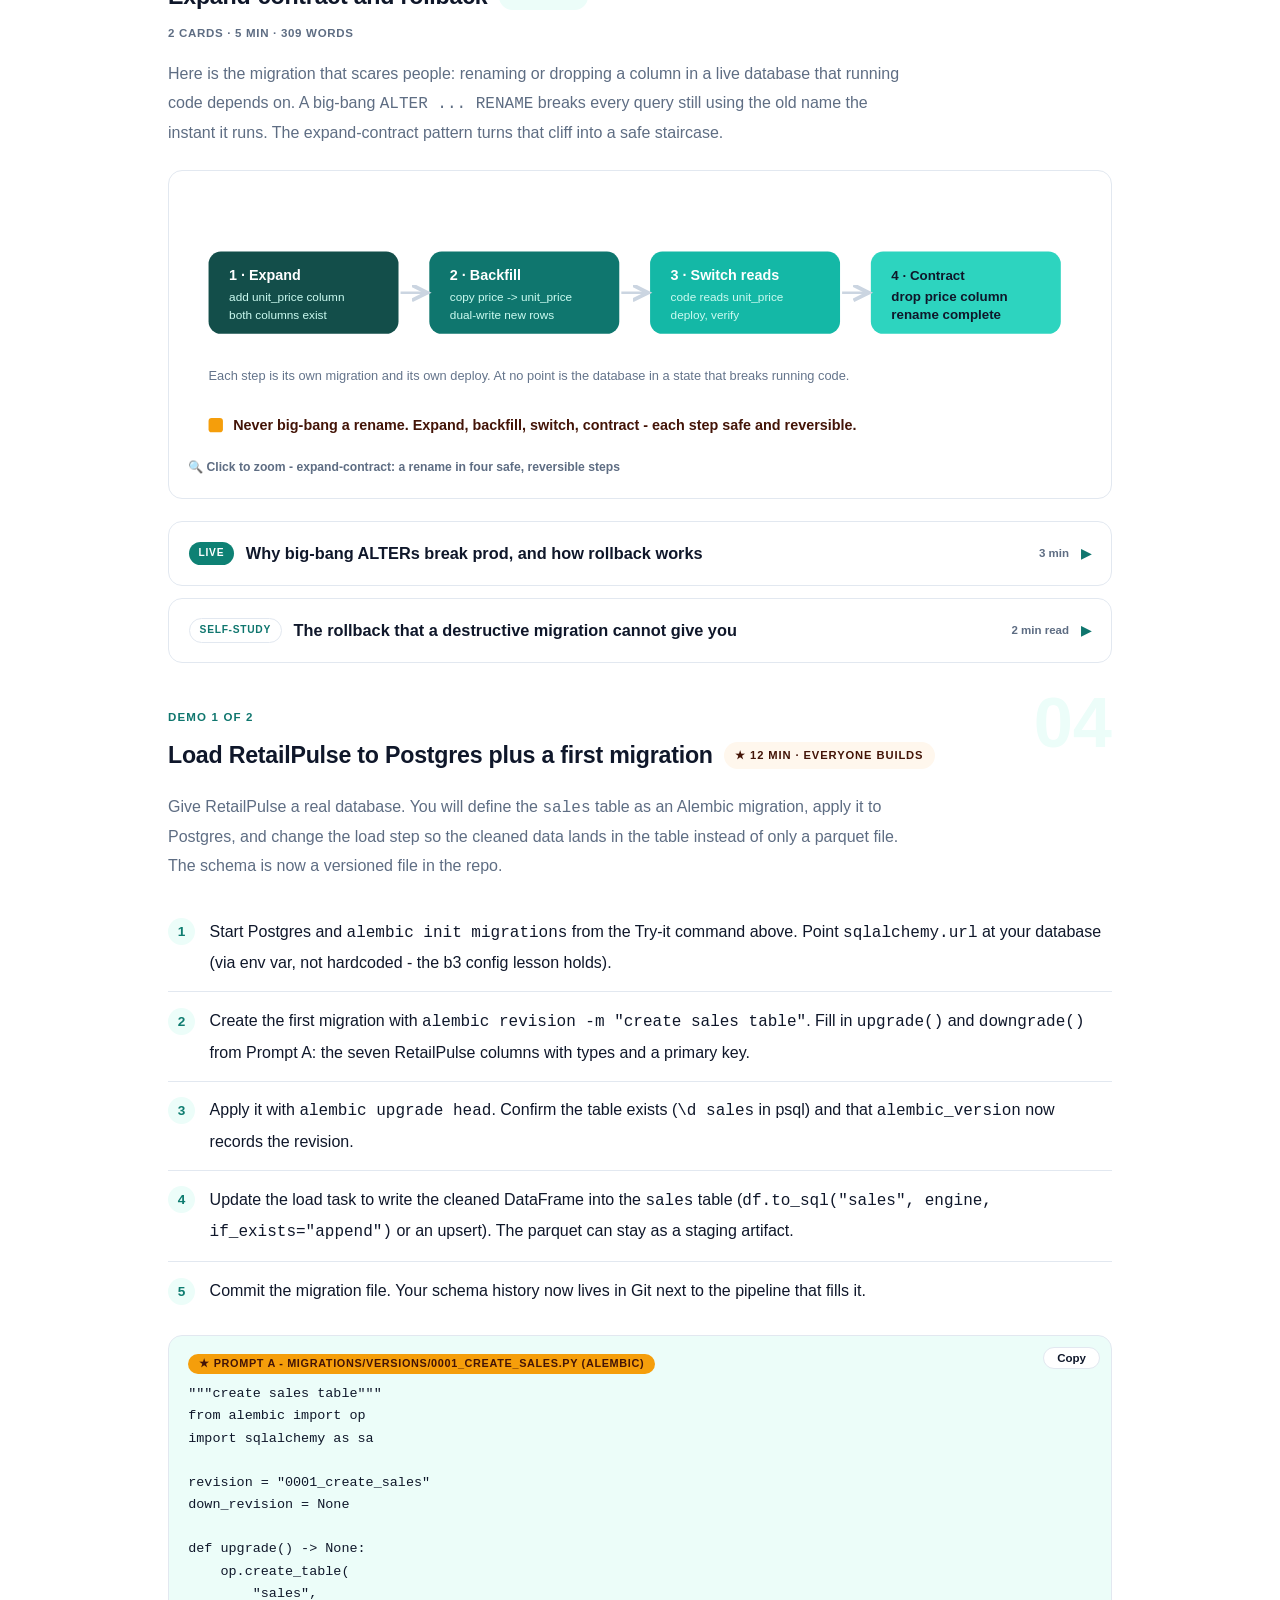
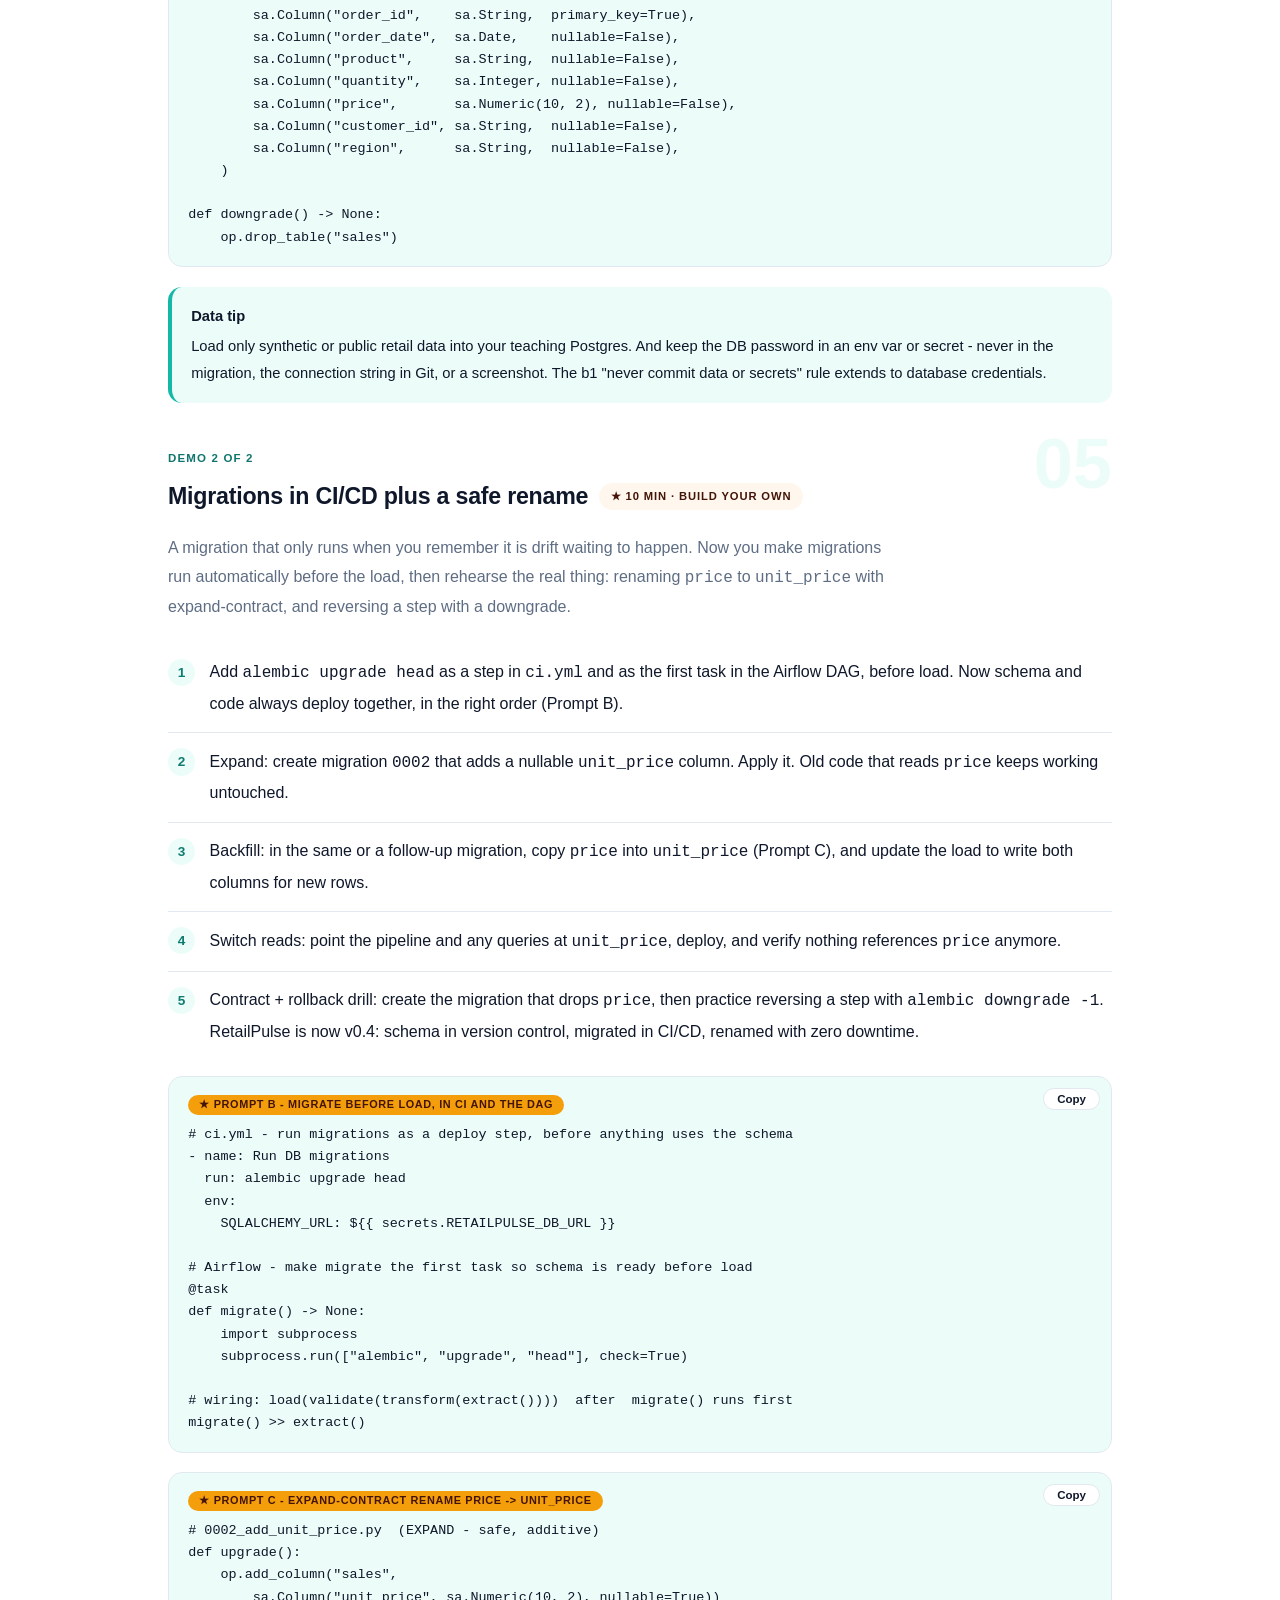
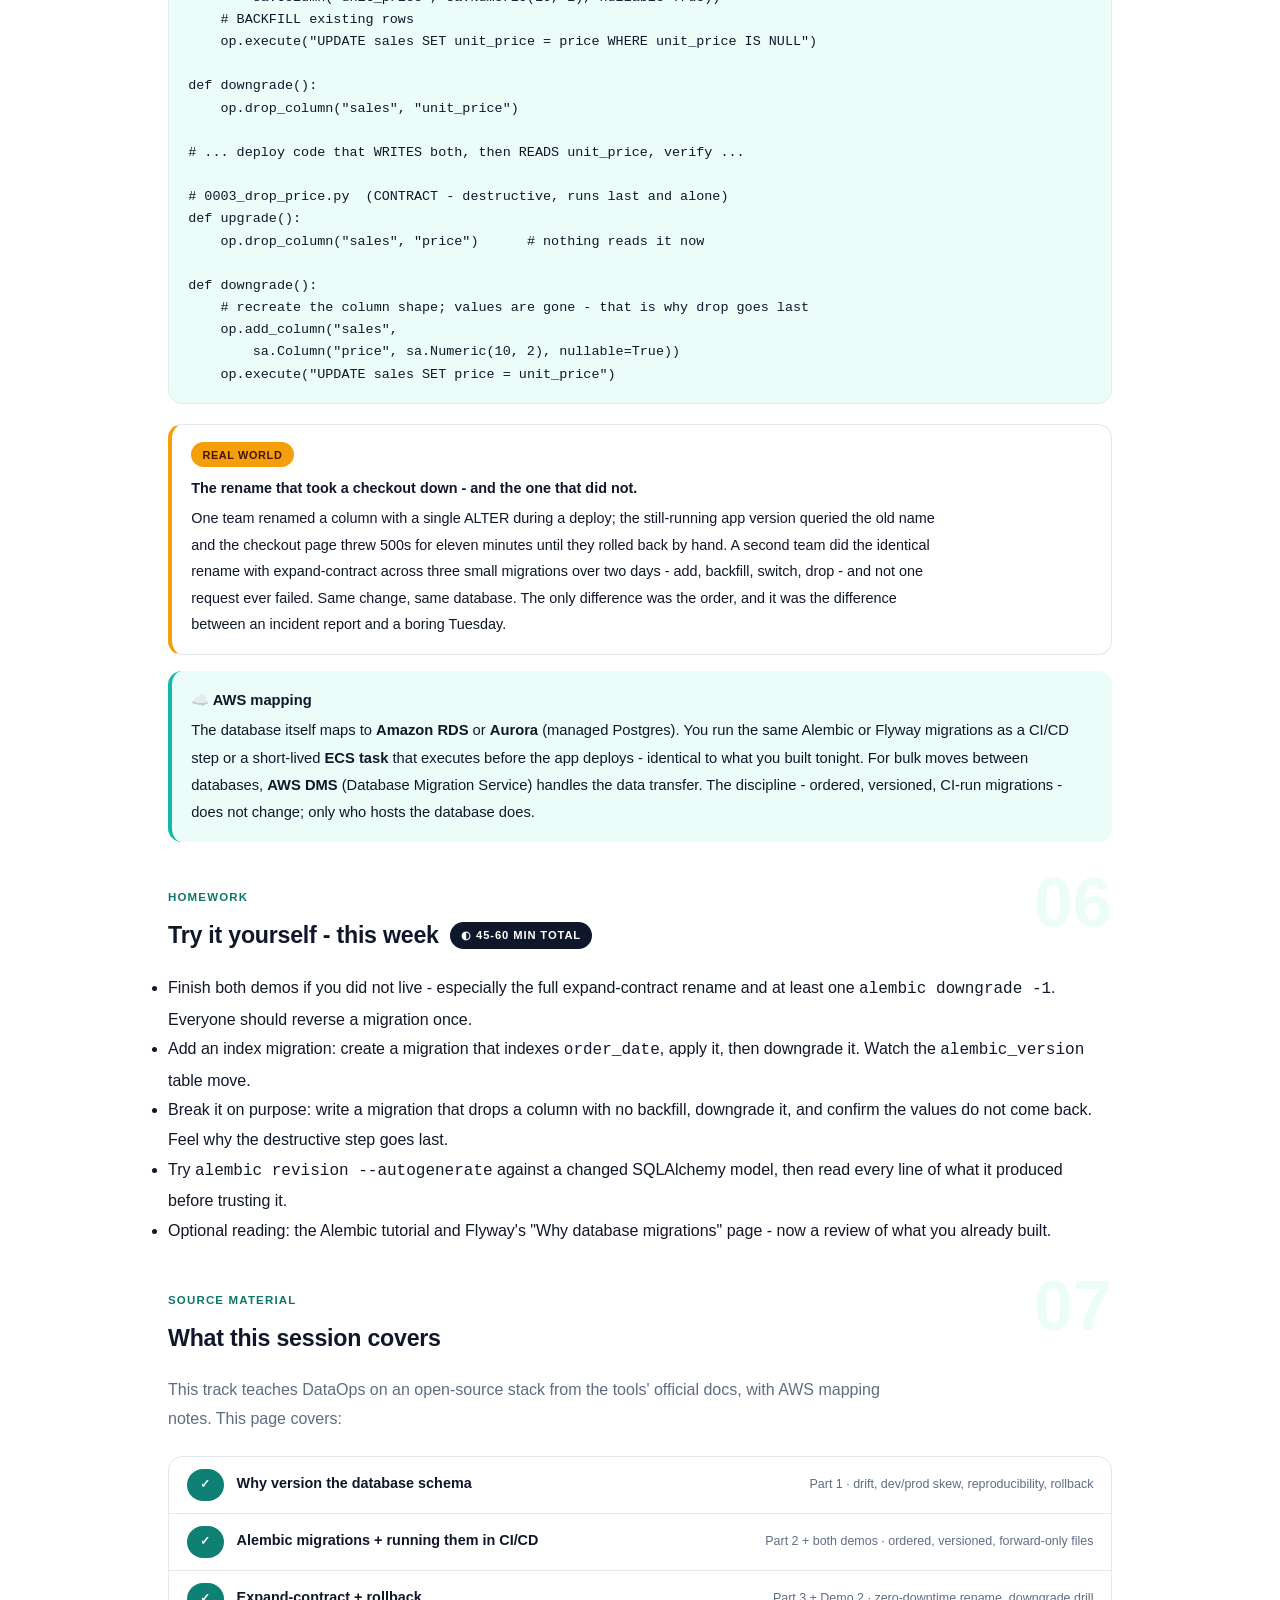
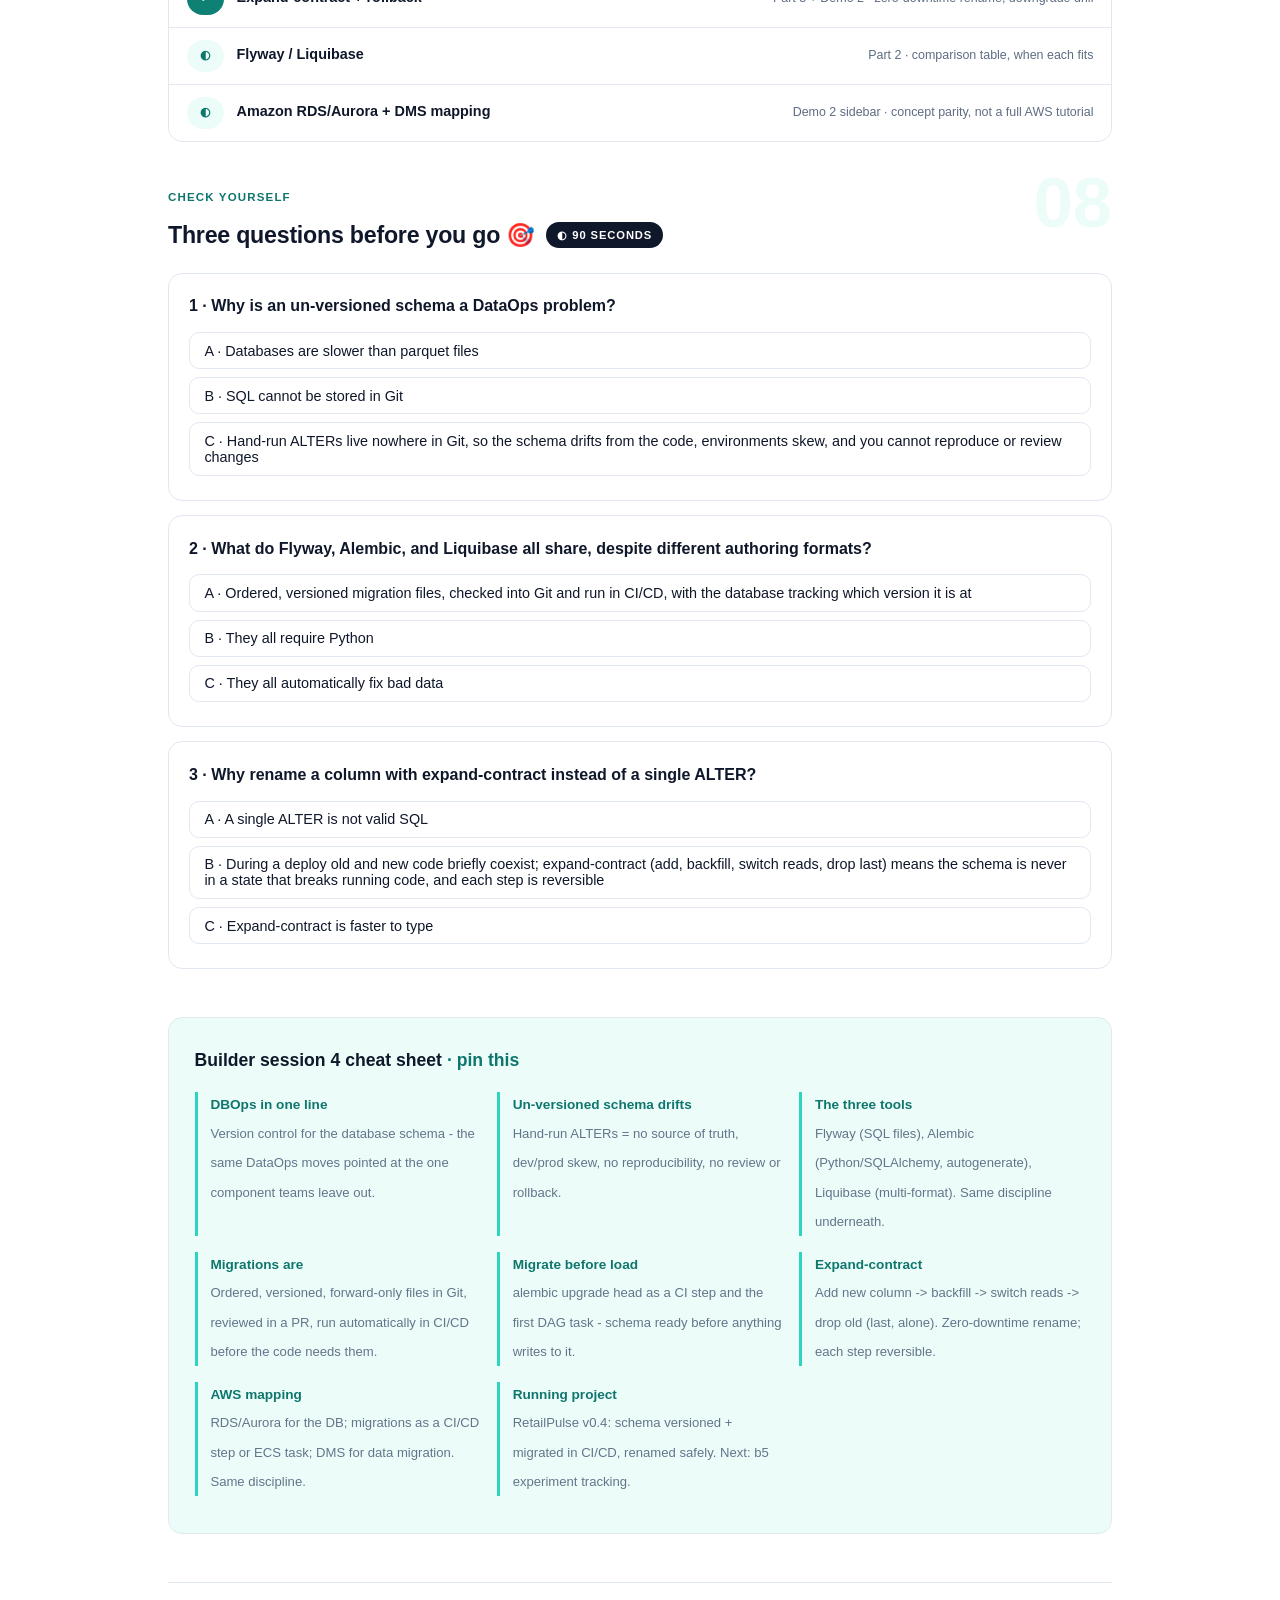
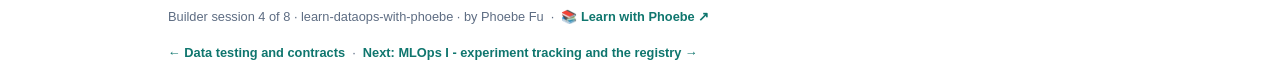
<file: courses/b4-dbops-migrations.html>
<!DOCTYPE html>
<html lang="en">
<head>
<meta charset="UTF-8">
<meta name="viewport" content="width=device-width, initial-scale=1.0">
<!-- social:start -->
<meta name="description" content="Builder session 4 of 8. Recap: RetailPulse v0.3 is an orchestrated, quality-gated pipeline - it cleans sales daily, validates them against a Great Expectations suite, and enforces a data contract in...">
<meta property="og:type" content="article">
<meta property="og:site_name" content="Learn with Phoebe">
<meta property="og:title" content="DBOps: schema migrations that never break prod - learn dataops with phoebe">
<meta property="og:description" content="Builder session 4 of 8. Recap: RetailPulse v0.3 is an orchestrated, quality-gated pipeline - it cleans sales daily, validates them against a Great Expectations suite, and enforces a data contract in...">
<meta property="og:url" content="https://phoebefu6.github.io/learn-dataops-with-phoebe/courses/b4-dbops-migrations.html">
<meta property="og:image" content="https://phoebefu6.github.io/learn-dataops-with-phoebe/assets/og-cover.png">
<meta property="og:image:width" content="1200">
<meta property="og:image:height" content="630">
<meta name="twitter:card" content="summary_large_image">
<meta name="twitter:title" content="DBOps: schema migrations that never break prod - learn dataops with phoebe">
<meta name="twitter:description" content="Builder session 4 of 8. Recap: RetailPulse v0.3 is an orchestrated, quality-gated pipeline - it cleans sales daily, validates them against a Great Expectations suite, and enforces a data contract in...">
<meta name="twitter:image" content="https://phoebefu6.github.io/learn-dataops-with-phoebe/assets/og-cover.png">
<!-- social:end -->
<title>Builder session 4 · DBOps: schema migrations that never break prod - learn dataops with phoebe</title>
<link rel="stylesheet" href="../assets/style.css?v=33">
</head>
<body>

<div class="toolbar">
  <div class="wrap">
    <span class="crumb"><a href="../index.html">learn-dataops-with-phoebe</a> / Builder session 4 of 8</span>
    <button class="btn" id="toggle-all" type="button">Expand all</button>
    <button class="btn primary" id="zoom-toggle" type="button">Projector zoom: off</button>
  </div>
</div>

<header class="masthead">
  <div class="wrap">
    <div class="eyebrow">Learn DataOps with Phoebe · Builder track · Session 4 of 8</div>
    <h1>DBOps: <span class="accent">schema migrations that never break prod</span></h1>
    <p class="sub">Your code is versioned. Your pipeline is orchestrated and quality-gated. But the moment RetailPulse writes into a real database, a new thing starts drifting out from under you: the schema. Someone runs an ALTER by hand in prod, forgets to tell anyone, and next week's deploy fails against a column that no longer matches the code. Tonight you bring the database into version control - ordered, versioned migration files, run automatically in CI/CD - and rehearse the expand-contract pattern that lets you rename a column in production without a second of downtime.</p>
    <div class="chip-row">
      <span class="chip level">🟢 Builder track</span>
      <span class="chip audience">Practitioners: DA · DE · DS · ML</span>
      <span class="chip audience">Python · Postgres · Alembic (or Flyway) · SQL</span>
      <span class="chip time">v0.4</span>
    </div>
    <div class="agenda">
      <span class="a1" style="flex:1">0-3 · Welcome</span>
      <span class="a2" style="flex:4">3-20 · Why version the DB</span>
      <span class="a3" style="flex:5">20-42 · Build-along: migrate + rename</span>
      <span class="a4" style="flex:1">42-45 · Q&amp;A</span>
    </div>
  </div>
</header>

<main class="wrap">

  <!-- ============ INTRO ============ -->
  <section class="section" id="intro">
    <div class="section-kicker">
      <span class="klabel">Part 0</span>
      <h2>Where RetailPulse is tonight</h2>
    </div>
    <p class="lede">Recap: RetailPulse v0.3 is an orchestrated, quality-gated pipeline - it cleans sales daily, validates them against a Great Expectations suite, and enforces a data contract in CI. So far the output has been a parquet file. Tonight it graduates to a real Postgres table that dashboards and apps can query. And the instant a database is involved, a new risk appears: the schema is state that lives outside your repo and drifts by hand. DBOps is version control pointed at that schema.</p>
    <div class="legend">
      <span class="pill solid">Live - presented in session</span>
      <span class="pill light">Self-study - read after class</span>
      <span class="pill peach">★ Try it now command</span>
      <span class="pill inkpill">Open-source stack + AWS notes</span>
    </div>
    <div class="callout win">
      <strong>★ What you walk out with today</strong>
      RetailPulse loading into a versioned Postgres <code>sales</code> table, with an Alembic migration that creates the schema and is checked into Git. Migrations that run automatically in CI/CD before the load. And a rehearsed expand-contract rename - <code>price</code> to <code>unit_price</code> - done in safe, reversible steps with a working downgrade, so a schema change in prod never means downtime or a 2am rollback panic.
    </div>
  </section>

  <!-- ============ PART 1: WHY VERSION THE DB ============ -->
  <section class="section" id="why-version">
    <div class="section-kicker">
      <span class="klabel">Part 1 · covers the problem of un-versioned schema</span>
      <h2>Why version the database <span class="tag concept">6 min live</span></h2>
    </div>
    <p class="lede">You would never edit production code by SSH-ing into a server and changing a file by hand. Yet that is exactly how most database schemas evolve: someone runs an ALTER in a prod console, the change lives nowhere in Git, and the code and the database silently disagree until a deploy blows up. Versioned migrations end that.</p>

    <figure class="zoomable">
      <svg viewBox="0 0 880 260" xmlns="http://www.w3.org/2000/svg" role="img" aria-label="Application code is versioned in Git while the schema drifts by hand, causing breakage; versioned migrations bring the schema back into Git">
        <style>
          .b4vT { font: 700 14px Inter, sans-serif; fill: #FFFFFF; }
          .b4vI { font: 700 13px Inter, sans-serif; fill: #0F172A; }
          .b4vL { font: 400 12px Inter, sans-serif; fill: #CCFBF1; }
          .b4vX { font: 400 12.5px Inter, sans-serif; fill: #64748B; }
          .b4vN { font: 600 14px Inter, sans-serif; fill: #431407; }
          .b4vArr { stroke: #CBD5E1; stroke-width: 2.5; fill: none; marker-end: url(#b4vAh); }
          .b4vBad { stroke: #F87171; stroke-width: 2.5; fill: none; marker-end: url(#b4vBh); }
        </style>
        <defs>
          <marker id="b4vAh" markerWidth="8" markerHeight="8" refX="6" refY="3" orient="auto">
            <path d="M0,0 L6,3 L0,6" fill="none" stroke="#CBD5E1" stroke-width="1.5"/>
          </marker>
          <marker id="b4vBh" markerWidth="8" markerHeight="8" refX="6" refY="3" orient="auto">
            <path d="M0,0 L6,3 L0,6" fill="none" stroke="#F87171" stroke-width="1.5"/>
          </marker>
        </defs>
        <rect x="30" y="45" width="200" height="60" rx="12" fill="#134E4A"/>
        <text class="b4vT" x="54" y="72">App / pipeline code</text>
        <text class="b4vL" x="54" y="92">versioned in Git ✓</text>
        <rect x="30" y="150" width="200" height="60" rx="12" fill="#0F766E"/>
        <text class="b4vT" x="54" y="177">Schema</text>
        <text class="b4vL" x="54" y="197">changed by hand ✗</text>
        <rect x="360" y="95" width="190" height="70" rx="12" fill="#ECFDF9" stroke="#99F6E4"/>
        <text class="b4vI" x="384" y="125">They drift apart</text>
        <text class="b4vI" x="384" y="146" font-weight="400" font-size="12">code expects a column</text>
        <text class="b4vI" x="384" y="163" font-weight="400" font-size="12">the DB no longer has</text>
        <rect x="670" y="95" width="180" height="70" rx="12" fill="#134E4A"/>
        <text class="b4vT" x="694" y="125">Deploy breaks</text>
        <text class="b4vL" x="694" y="146">at the worst time</text>
        <line class="b4vArr" x1="232" y1="75" x2="358" y2="120"/>
        <line class="b4vBad" x1="232" y1="180" x2="358" y2="140"/>
        <line class="b4vArr" x1="552" y1="130" x2="668" y2="130"/>
        <text class="b4vX" x="360" y="200">Fix: versioned migration files make the schema reproducible from Git - no hand edits, ever.</text>
        <rect x="30" y="232" width="14" height="14" rx="3" fill="#F59E0B"/>
        <text class="b4vN" x="54" y="244">Un-versioned schema is the last place drift hides. Migrations drag it into the light.</text>
      </svg>
      <figcaption>🔍 Click to zoom - code in Git, schema by hand, and the breakage waiting to happen</figcaption>
    </figure>

    <details class="card" open>
      <summary><span class="mode live">Live</span>The problem with un-versioned schema<span class="mini">3 min</span><span class="caret">▶</span></summary>
      <div class="body">
        <p>An un-versioned schema fails in ways that are painful precisely because they are invisible until deploy time:</p>
        <ul>
          <li><strong>No source of truth:</strong> what does the prod schema actually look like right now? Nobody knows for sure - you have to go query the database and hope dev matches.</li>
          <li><strong>Dev/prod skew:</strong> someone adds an index in prod to fix a slow query and never replicates it to dev or staging. The environments quietly diverge.</li>
          <li><strong>No reproducibility:</strong> you cannot stand up a fresh environment from Git, because the schema history is not in Git - it is a sequence of manual ALTERs nobody wrote down.</li>
          <li><strong>No review, no rollback:</strong> a hand-run ALTER gets no pull request and no CI check, and there is no clean way to undo it.</li>
        </ul>
        <p>Versioned migrations fix all four: the schema's entire history becomes a series of ordered files in the repo, reviewed like code, run automatically, and reproducible from scratch. The database stops being the one component that lives outside your DataOps discipline.</p>
        <div class="prompt-box good"><span class="label">★ Try it now (your terminal)</span>docker run --name rp-pg -e POSTGRES_PASSWORD=dev \
  -e POSTGRES_DB=retailpulse -p 5432:5432 -d postgres:16
pip install "alembic" "sqlalchemy" "psycopg2-binary"
alembic init migrations   # creates the migrations/ folder + config</div>
        <div class="callout example">
          <span class="ex-pill">Real world</span>
          <p><strong>The column that existed in prod but not in Git.</strong> An analytics team had a reporting column that a DBA had added directly in production months earlier. When they finally automated their deploys, every fresh environment was missing that column and half the dashboards broke - and no one could explain where the column had come from. The schema had a secret history that lived only in one database. Versioned migrations would have made that column a reviewed file with a name and a date, not a mystery.</p>
        </div>
      </div>
    </details>

    <details class="card">
      <summary><span class="mode self">Self-study</span>DBOps is just DataOps for the schema<span class="mini">2 min read</span><span class="caret">▶</span></summary>
      <div class="body">
        <p>Everything you have built this track applies to the schema too. Migrations go in Git (b1's version-everything rule). They run in CI/CD (b1's automated gate, b2's orchestration). They can be tested and rolled back. DBOps is not a new discipline - it is the same four DevOps moves from session b1, finally pointed at the one component teams most often leave out: the database. If it feels familiar, that is the point. The schema is code now.</p>
      </div>
    </details>
  </section>

  <!-- ============ PART 2: MIGRATION TOOLS ============ -->
  <section class="section" id="tools">
    <div class="section-kicker">
      <span class="klabel">Part 2 · covers the migration tool landscape</span>
      <h2>Migration tools <span class="tag concept">6 min live</span></h2>
    </div>
    <p class="lede">Three tools dominate schema migrations. They differ in how you author the change - raw SQL, Python, or multi-format - but they all deliver the same core promise: ordered, versioned, forward-only files, checked into Git, run in CI/CD.</p>

    <details class="card">
      <summary><span class="mode live">Live</span>Flyway, Alembic, Liquibase - and what they share<span class="mini">3 min</span><span class="caret">▶</span></summary>
      <div class="body">
        <p>The three you will meet:</p>
        <table class="clean">
          <thead><tr><th>Tool</th><th>You author changes as</th><th>Best when</th></tr></thead>
          <tbody>
            <tr><td>Flyway</td><td>SQL-first, versioned <code>V1__*.sql</code> files</td><td>Your team thinks in SQL and wants zero magic - the file is the change</td></tr>
            <tr><td>Alembic</td><td>Python, via SQLAlchemy; can autogenerate</td><td>Python shops (RetailPulse) - it can diff your models and draft the migration</td></tr>
            <tr><td>Liquibase</td><td>SQL, XML, YAML, or JSON changesets</td><td>Multi-language teams, complex enterprise rollout, DB-agnostic changelogs</td></tr>
          </tbody>
        </table>
        <p>We use <strong>Alembic</strong> tonight because RetailPulse is a Python project and Alembic can autogenerate a first draft of a migration by comparing your SQLAlchemy models to the live database - then you review and edit it, never trusting it blindly. Whatever you pick, the discipline underneath is identical:</p>
        <ul>
          <li><strong>Ordered:</strong> every migration has a version and a parent, so they apply in a strict sequence. The database tracks which version it is at.</li>
          <li><strong>Versioned in Git:</strong> each migration is a file, reviewed in a pull request like any code.</li>
          <li><strong>Forward-only in spirit:</strong> in prod you roll forward. Downgrades exist for dev and emergencies, but you design changes so you rarely need them.</li>
          <li><strong>Run in CI/CD:</strong> migrations apply automatically as a deploy step, before the code that needs the new schema - never by hand in a console.</li>
        </ul>
        <div class="callout tip">
          <strong>Autogenerate, then read every line</strong>
          Alembic's <code>--autogenerate</code> is a fantastic first draft, not a final answer. It can miss column renames (it sees a drop + an add) and server defaults. Always open the generated file and confirm it does what you meant before committing. A migration is code; review it like code.
        </div>
      </div>
    </details>

    <details class="card">
      <summary><span class="mode self">Self-study</span>How a migration tool tracks state<span class="mini">2 min read</span><span class="caret">▶</span></summary>
      <div class="body">
        <p>Every migration tool keeps a small bookkeeping table in the database itself - Alembic calls it <code>alembic_version</code>, Flyway uses <code>flyway_schema_history</code>. It records which migrations have been applied. When you run <code>upgrade</code>, the tool compares that table to the migration files on disk and applies only the ones that are missing, in order. That is the whole trick: the database knows what version it is at, the files describe every version, and the tool reconciles them. It is exactly how <code>git</code> knows which commits you are missing - version control for schema, with the same mental model.</p>
      </div>
    </details>
  </section>

  <!-- ============ PART 3: EXPAND-CONTRACT ============ -->
  <section class="section" id="expand-contract">
    <div class="section-kicker">
      <span class="klabel">Part 3 · covers zero-downtime schema change + rollback</span>
      <h2>Expand-contract and rollback <span class="tag concept">4 min live</span></h2>
    </div>
    <p class="lede">Here is the migration that scares people: renaming or dropping a column in a live database that running code depends on. A big-bang <code>ALTER ... RENAME</code> breaks every query still using the old name the instant it runs. The expand-contract pattern turns that cliff into a safe staircase.</p>

    <figure class="zoomable">
      <svg viewBox="0 0 880 250" xmlns="http://www.w3.org/2000/svg" role="img" aria-label="The expand-contract pattern in four steps: add the new column, backfill it, switch reads to it, then drop the old column">
        <style>
          .b4eT { font: 700 14px Inter, sans-serif; fill: #FFFFFF; }
          .b4eI { font: 700 13px Inter, sans-serif; fill: #0F172A; }
          .b4eL { font: 400 11.5px Inter, sans-serif; fill: #CCFBF1; }
          .b4eX { font: 400 12.5px Inter, sans-serif; fill: #64748B; }
          .b4eN { font: 600 14px Inter, sans-serif; fill: #431407; }
          .b4eArr { stroke: #CBD5E1; stroke-width: 2.5; fill: none; marker-end: url(#b4eAh); }
        </style>
        <defs>
          <marker id="b4eAh" markerWidth="8" markerHeight="8" refX="6" refY="3" orient="auto">
            <path d="M0,0 L6,3 L0,6" fill="none" stroke="#CBD5E1" stroke-width="1.5"/>
          </marker>
        </defs>
        <rect x="20" y="60" width="185" height="80" rx="12" fill="#134E4A"/>
        <text class="b4eT" x="40" y="88">1 · Expand</text>
        <text class="b4eL" x="40" y="108">add unit_price column</text>
        <text class="b4eL" x="40" y="126">both columns exist</text>
        <rect x="235" y="60" width="185" height="80" rx="12" fill="#0F766E"/>
        <text class="b4eT" x="255" y="88">2 · Backfill</text>
        <text class="b4eL" x="255" y="108">copy price -&gt; unit_price</text>
        <text class="b4eL" x="255" y="126">dual-write new rows</text>
        <rect x="450" y="60" width="185" height="80" rx="12" fill="#14B8A6"/>
        <text class="b4eT" x="470" y="88">3 · Switch reads</text>
        <text class="b4eL" x="470" y="108">code reads unit_price</text>
        <text class="b4eL" x="470" y="126">deploy, verify</text>
        <rect x="665" y="60" width="185" height="80" rx="12" fill="#2DD4BF"/>
        <text class="b4eI" x="685" y="88">4 · Contract</text>
        <text class="b4eI" x="685" y="108" font-weight="400" font-size="11.5">drop price column</text>
        <text class="b4eI" x="685" y="126" font-weight="400" font-size="11.5">rename complete</text>
        <line class="b4eArr" x1="207" y1="100" x2="233" y2="100"/>
        <line class="b4eArr" x1="422" y1="100" x2="448" y2="100"/>
        <line class="b4eArr" x1="637" y1="100" x2="663" y2="100"/>
        <text class="b4eX" x="20" y="185">Each step is its own migration and its own deploy. At no point is the database in a state that breaks running code.</text>
        <rect x="20" y="222" width="14" height="14" rx="3" fill="#F59E0B"/>
        <text class="b4eN" x="44" y="234">Never big-bang a rename. Expand, backfill, switch, contract - each step safe and reversible.</text>
      </svg>
      <figcaption>🔍 Click to zoom - expand-contract: a rename in four safe, reversible steps</figcaption>
    </figure>

    <details class="card">
      <summary><span class="mode live">Live</span>Why big-bang ALTERs break prod, and how rollback works<span class="mini">3 min</span><span class="caret">▶</span></summary>
      <div class="body">
        <p>The reason a naive rename is dangerous: in a real deploy the code and the schema do not change at the same instant. For a window of seconds to minutes, old code runs against the new schema or vice versa. A single <code>ALTER TABLE sales RENAME price TO unit_price</code> means every query still asking for <code>price</code> - including the app version currently serving traffic - errors immediately. Expand-contract removes that window by never having the old and new worlds be mutually exclusive:</p>
        <ul>
          <li><strong>Expand:</strong> add <code>unit_price</code> alongside <code>price</code>. Old code still works - its column is untouched.</li>
          <li><strong>Backfill:</strong> copy existing values across and dual-write both columns for new rows, so the two stay in sync.</li>
          <li><strong>Switch reads:</strong> deploy code that reads <code>unit_price</code>. Now nothing depends on <code>price</code>.</li>
          <li><strong>Contract:</strong> once you are sure nothing reads the old column, drop it. The rename is complete, and no request ever hit a broken schema.</li>
        </ul>
        <p><strong>Rollback</strong> is the mirror image. Every Alembic migration has an <code>upgrade()</code> and a <code>downgrade()</code>. If a step goes wrong, <code>alembic downgrade -1</code> reverses exactly that step. Because each expand-contract step is small and reversible, rollback is a one-liner, not an incident - the opposite of unwinding a big-bang ALTER by hand at 2am.</p>
      </div>
    </details>

    <details class="card">
      <summary><span class="mode self">Self-study</span>The rollback that a destructive migration cannot give you<span class="mini">2 min read</span><span class="caret">▶</span></summary>
      <div class="body">
        <p>A subtlety worth internalizing: some migrations are not truly reversible, no matter how good your tool is. If a migration <em>drops</em> a column and you have not backed the data up, its <code>downgrade()</code> can recreate the empty column but not the values - they are gone. This is exactly why expand-contract defers the destructive step (the drop) to the very end, after you are certain nothing needs it. The lesson: design migrations so the irreversible part happens last and alone, and never in the same deploy as the change that depends on it. Safe schema change is less about the tool and more about the order.</p>
      </div>
    </details>
  </section>

  <!-- ============ DEMO 1 ============ -->
  <section class="section" id="demo-1">
    <div class="section-kicker">
      <span class="klabel">Demo 1 of 2</span>
      <h2>Load RetailPulse to Postgres plus a first migration <span class="tag demo">★ 12 min · everyone builds</span></h2>
    </div>
    <p class="lede">Give RetailPulse a real database. You will define the <code>sales</code> table as an Alembic migration, apply it to Postgres, and change the load step so the cleaned data lands in the table instead of only a parquet file. The schema is now a versioned file in the repo.</p>

    <div class="steps">
      <div class="step"><p>Start Postgres and <code>alembic init migrations</code> from the Try-it command above. Point <code>sqlalchemy.url</code> at your database (via env var, not hardcoded - the b3 config lesson holds).</p></div>
      <div class="step"><p>Create the first migration with <code>alembic revision -m "create sales table"</code>. Fill in <code>upgrade()</code> and <code>downgrade()</code> from Prompt A: the seven RetailPulse columns with types and a primary key.</p></div>
      <div class="step"><p>Apply it with <code>alembic upgrade head</code>. Confirm the table exists (<code>\d sales</code> in psql) and that <code>alembic_version</code> now records the revision.</p></div>
      <div class="step"><p>Update the load task to write the cleaned DataFrame into the <code>sales</code> table (<code>df.to_sql("sales", engine, if_exists="append")</code> or an upsert). The parquet can stay as a staging artifact.</p></div>
      <div class="step"><p>Commit the migration file. Your schema history now lives in Git next to the pipeline that fills it.</p></div>
    </div>

    <div class="prompt-box good"><span class="label">★ Prompt A - migrations/versions/0001_create_sales.py (Alembic)</span>"""create sales table"""
from alembic import op
import sqlalchemy as sa

revision = "0001_create_sales"
down_revision = None

def upgrade() -&gt; None:
    op.create_table(
        "sales",
        sa.Column("order_id",    sa.String,  primary_key=True),
        sa.Column("order_date",  sa.Date,    nullable=False),
        sa.Column("product",     sa.String,  nullable=False),
        sa.Column("quantity",    sa.Integer, nullable=False),
        sa.Column("price",       sa.Numeric(10, 2), nullable=False),
        sa.Column("customer_id", sa.String,  nullable=False),
        sa.Column("region",      sa.String,  nullable=False),
    )

def downgrade() -&gt; None:
    op.drop_table("sales")</div>

    <div class="callout tip">
      <strong>Data tip</strong>
      Load only synthetic or public retail data into your teaching Postgres. And keep the DB password in an env var or secret - never in the migration, the connection string in Git, or a screenshot. The b1 "never commit data or secrets" rule extends to database credentials.
    </div>
  </section>

  <!-- ============ DEMO 2 ============ -->
  <section class="section" id="demo-2">
    <div class="section-kicker">
      <span class="klabel">Demo 2 of 2</span>
      <h2>Migrations in CI/CD plus a safe rename <span class="tag demo">★ 10 min · build your own</span></h2>
    </div>
    <p class="lede">A migration that only runs when you remember it is drift waiting to happen. Now you make migrations run automatically before the load, then rehearse the real thing: renaming <code>price</code> to <code>unit_price</code> with expand-contract, and reversing a step with a downgrade.</p>

    <div class="steps">
      <div class="step"><p>Add <code>alembic upgrade head</code> as a step in <code>ci.yml</code> and as the first task in the Airflow DAG, before load. Now schema and code always deploy together, in the right order (Prompt B).</p></div>
      <div class="step"><p>Expand: create migration <code>0002</code> that adds a nullable <code>unit_price</code> column. Apply it. Old code that reads <code>price</code> keeps working untouched.</p></div>
      <div class="step"><p>Backfill: in the same or a follow-up migration, copy <code>price</code> into <code>unit_price</code> (Prompt C), and update the load to write both columns for new rows.</p></div>
      <div class="step"><p>Switch reads: point the pipeline and any queries at <code>unit_price</code>, deploy, and verify nothing references <code>price</code> anymore.</p></div>
      <div class="step"><p>Contract + rollback drill: create the migration that drops <code>price</code>, then practice reversing a step with <code>alembic downgrade -1</code>. RetailPulse is now v0.4: schema in version control, migrated in CI/CD, renamed with zero downtime.</p></div>
    </div>

    <div class="prompt-box good"><span class="label">★ Prompt B - migrate before load, in CI and the DAG</span># ci.yml - run migrations as a deploy step, before anything uses the schema
- name: Run DB migrations
  run: alembic upgrade head
  env:
    SQLALCHEMY_URL: ${{ secrets.RETAILPULSE_DB_URL }}

# Airflow - make migrate the first task so schema is ready before load
@task
def migrate() -&gt; None:
    import subprocess
    subprocess.run(["alembic", "upgrade", "head"], check=True)

# wiring: load(validate(transform(extract())))  after  migrate() runs first
migrate() &gt;&gt; extract()</div>

    <div class="prompt-box good"><span class="label">★ Prompt C - expand-contract rename price -&gt; unit_price</span># 0002_add_unit_price.py  (EXPAND - safe, additive)
def upgrade():
    op.add_column("sales",
        sa.Column("unit_price", sa.Numeric(10, 2), nullable=True))
    # BACKFILL existing rows
    op.execute("UPDATE sales SET unit_price = price WHERE unit_price IS NULL")

def downgrade():
    op.drop_column("sales", "unit_price")

# ... deploy code that WRITES both, then READS unit_price, verify ...

# 0003_drop_price.py  (CONTRACT - destructive, runs last and alone)
def upgrade():
    op.drop_column("sales", "price")      # nothing reads it now

def downgrade():
    # recreate the column shape; values are gone - that is why drop goes last
    op.add_column("sales",
        sa.Column("price", sa.Numeric(10, 2), nullable=True))
    op.execute("UPDATE sales SET price = unit_price")</div>

    <div class="callout example">
      <span class="ex-pill">Real world</span>
      <p><strong>The rename that took a checkout down - and the one that did not.</strong> One team renamed a column with a single ALTER during a deploy; the still-running app version queried the old name and the checkout page threw 500s for eleven minutes until they rolled back by hand. A second team did the identical rename with expand-contract across three small migrations over two days - add, backfill, switch, drop - and not one request ever failed. Same change, same database. The only difference was the order, and it was the difference between an incident report and a boring Tuesday.</p>
    </div>
    <div class="callout tip">
      <strong>☁️ AWS mapping</strong>
      The database itself maps to <strong>Amazon RDS</strong> or <strong>Aurora</strong> (managed Postgres). You run the same Alembic or Flyway migrations as a CI/CD step or a short-lived <strong>ECS task</strong> that executes before the app deploys - identical to what you built tonight. For bulk moves between databases, <strong>AWS DMS</strong> (Database Migration Service) handles the data transfer. The discipline - ordered, versioned, CI-run migrations - does not change; only who hosts the database does.
    </div>
  </section>

  <!-- ============ HOMEWORK ============ -->
  <section class="section" id="exercise">
    <div class="section-kicker">
      <span class="klabel">Homework</span>
      <h2>Try it yourself - this week <span class="tag exercise">◐ 45-60 min total</span></h2>
    </div>
    <ul>
      <li>Finish both demos if you did not live - especially the full expand-contract rename and at least one <code>alembic downgrade -1</code>. Everyone should reverse a migration once.</li>
      <li>Add an index migration: create a migration that indexes <code>order_date</code>, apply it, then downgrade it. Watch the <code>alembic_version</code> table move.</li>
      <li>Break it on purpose: write a migration that drops a column with no backfill, downgrade it, and confirm the values do not come back. Feel why the destructive step goes last.</li>
      <li>Try <code>alembic revision --autogenerate</code> against a changed SQLAlchemy model, then read every line of what it produced before trusting it.</li>
      <li>Optional reading: the Alembic tutorial and Flyway's "Why database migrations" page - now a review of what you already built.</li>
    </ul>
  </section>

  <!-- ============ SOURCES ============ -->
  <section class="section" id="official">
    <div class="section-kicker">
      <span class="klabel">Source material</span>
      <h2>What this session covers</h2>
    </div>
    <p class="lede">This track teaches DataOps on an open-source stack from the tools' official docs, with AWS mapping notes. This page covers:</p>
    <div class="covered">
      <div class="covered-row"><span class="status pill solid">✓</span><span class="name">Why version the database schema</span><span class="note">Part 1 · drift, dev/prod skew, reproducibility, rollback</span></div>
      <div class="covered-row"><span class="status pill solid">✓</span><span class="name">Alembic migrations + running them in CI/CD</span><span class="note">Part 2 + both demos · ordered, versioned, forward-only files</span></div>
      <div class="covered-row"><span class="status pill solid">✓</span><span class="name">Expand-contract + rollback</span><span class="note">Part 3 + Demo 2 · zero-downtime rename, downgrade drill</span></div>
      <div class="covered-row"><span class="status pill light">◐</span><span class="name">Flyway / Liquibase</span><span class="note">Part 2 · comparison table, when each fits</span></div>
      <div class="covered-row"><span class="status pill light">◐</span><span class="name">Amazon RDS/Aurora + DMS mapping</span><span class="note">Demo 2 sidebar · concept parity, not a full AWS tutorial</span></div>
    </div>
  </section>

  <!-- ============ QUIZ ============ -->
  <section class="section" id="quiz">
    <div class="section-kicker">
      <span class="klabel">Check yourself</span>
      <h2>Three questions before you go 🎯 <span class="tag exercise">◐ 90 seconds</span></h2>
    </div>
    <div class="quiz-q" data-answer="2">
      <p class="qtext">1 · Why is an un-versioned schema a DataOps problem?</p>
      <button class="qopt" type="button">A · Databases are slower than parquet files</button>
      <button class="qopt" type="button">B · SQL cannot be stored in Git</button>
      <button class="qopt" type="button">C · Hand-run ALTERs live nowhere in Git, so the schema drifts from the code, environments skew, and you cannot reproduce or review changes</button>
      <p class="qwhy">The schema is state outside your repo. Without versioned migrations it changes by hand with no source of truth, no review, no rollback, and no way to stand up a fresh environment from Git.</p>
    </div>
    <div class="quiz-q" data-answer="0">
      <p class="qtext">2 · What do Flyway, Alembic, and Liquibase all share, despite different authoring formats?</p>
      <button class="qopt" type="button">A · Ordered, versioned migration files, checked into Git and run in CI/CD, with the database tracking which version it is at</button>
      <button class="qopt" type="button">B · They all require Python</button>
      <button class="qopt" type="button">C · They all automatically fix bad data</button>
      <p class="qwhy">SQL-first, Python, or multi-format - the authoring differs, but the discipline is identical: ordered versioned files in Git, applied in sequence by a tool that records the current version in the database.</p>
    </div>
    <div class="quiz-q" data-answer="1">
      <p class="qtext">3 · Why rename a column with expand-contract instead of a single ALTER?</p>
      <button class="qopt" type="button">A · A single ALTER is not valid SQL</button>
      <button class="qopt" type="button">B · During a deploy old and new code briefly coexist; expand-contract (add, backfill, switch reads, drop last) means the schema is never in a state that breaks running code, and each step is reversible</button>
      <button class="qopt" type="button">C · Expand-contract is faster to type</button>
      <p class="qwhy">A big-bang rename breaks every query still using the old name the instant it runs. Expand-contract keeps both worlds valid at once and defers the destructive drop to the very end, so there is no downtime and rollback stays a one-liner.</p>
    </div>
    <p class="quiz-score"></p>
  </section>

  <!-- ============ CHEAT SHEET ============ -->
  <section class="cheat" id="cheatsheet">
    <h3>Builder session 4 cheat sheet <span>· pin this</span></h3>
    <div class="grid-2">
      <div class="cheat-item"><b>DBOps in one line</b><span>Version control for the database schema - the same DataOps moves pointed at the one component teams leave out.</span></div>
      <div class="cheat-item"><b>Un-versioned schema drifts</b><span>Hand-run ALTERs = no source of truth, dev/prod skew, no reproducibility, no review or rollback.</span></div>
      <div class="cheat-item"><b>The three tools</b><span>Flyway (SQL files), Alembic (Python/SQLAlchemy, autogenerate), Liquibase (multi-format). Same discipline underneath.</span></div>
      <div class="cheat-item"><b>Migrations are</b><span>Ordered, versioned, forward-only files in Git, reviewed in a PR, run automatically in CI/CD before the code needs them.</span></div>
      <div class="cheat-item"><b>Migrate before load</b><span>alembic upgrade head as a CI step and the first DAG task - schema ready before anything writes to it.</span></div>
      <div class="cheat-item"><b>Expand-contract</b><span>Add new column -> backfill -> switch reads -> drop old (last, alone). Zero-downtime rename; each step reversible.</span></div>
      <div class="cheat-item"><b>AWS mapping</b><span>RDS/Aurora for the DB; migrations as a CI/CD step or ECS task; DMS for data migration. Same discipline.</span></div>
      <div class="cheat-item"><b>Running project</b><span>RetailPulse v0.4: schema versioned + migrated in CI/CD, renamed safely. Next: b5 experiment tracking.</span></div>
    </div>
  </section>

  <footer class="pagefoot">
    <span>Builder session 4 of 8 · learn-dataops-with-phoebe · by Phoebe Fu &nbsp;·&nbsp; 📚 <a href="https://phoebefu6.github.io/learn-with-phoebe/">Learn with Phoebe ↗</a></span>
    <span><a href="b3-data-testing-contracts.html">← Data testing and contracts</a> &nbsp;·&nbsp; <a href="b5-experiment-tracking.html">Next: MLOps I - experiment tracking and the registry →</a></span>
  </footer>

</main>

<script src="../assets/app.js?v=31"></script>
</body>
</html>
</file>
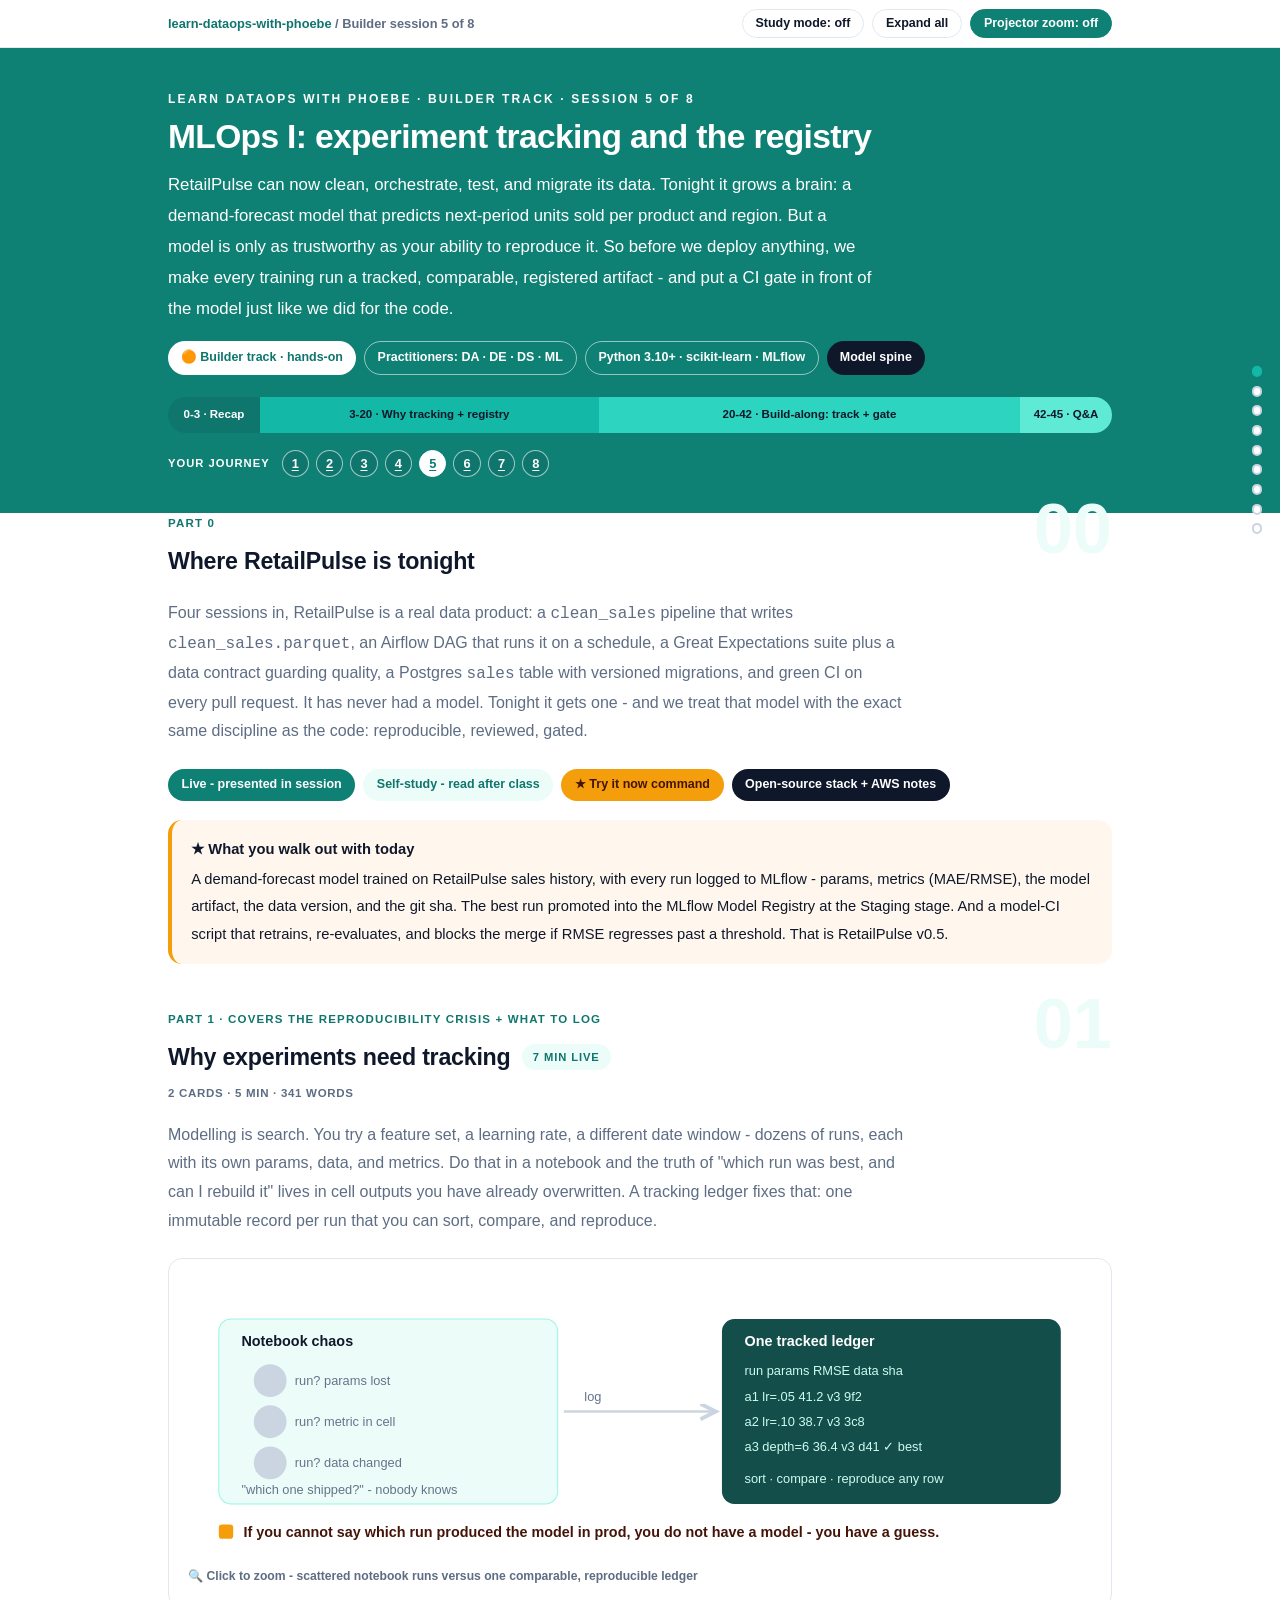
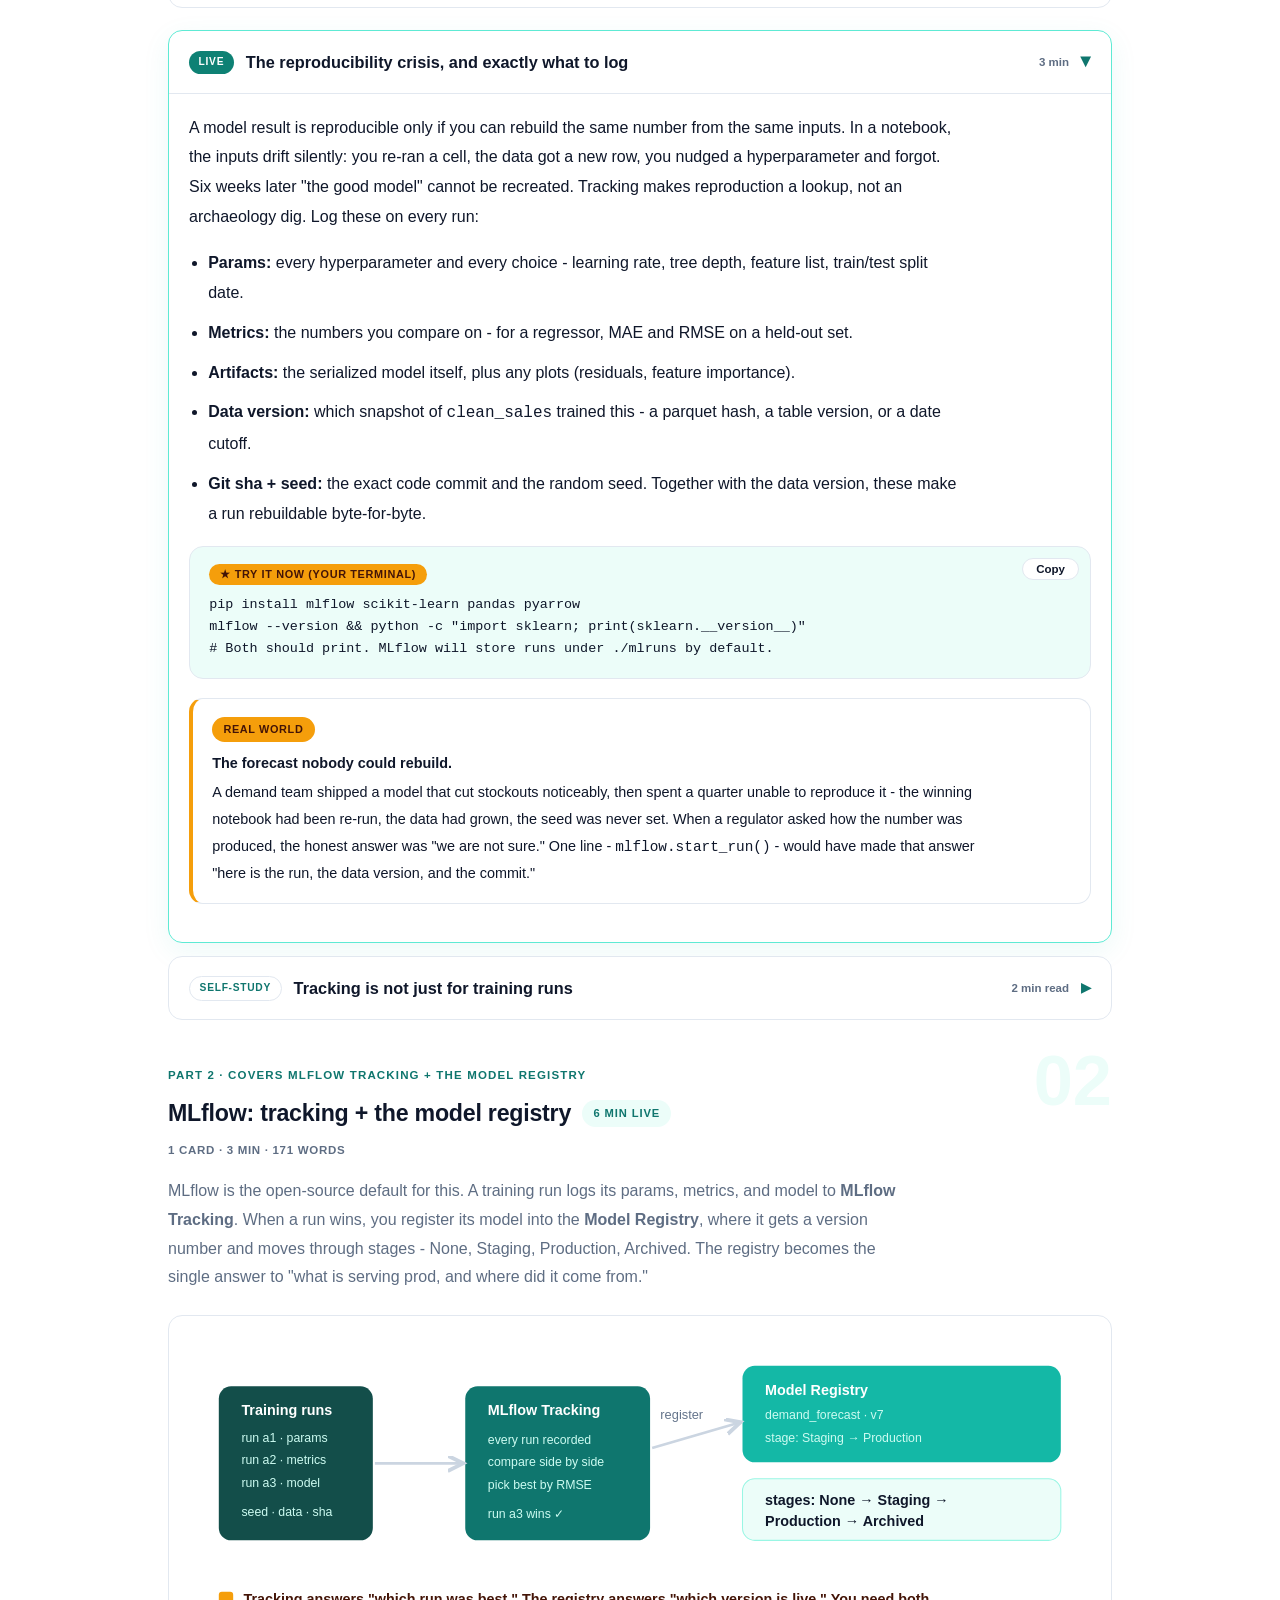
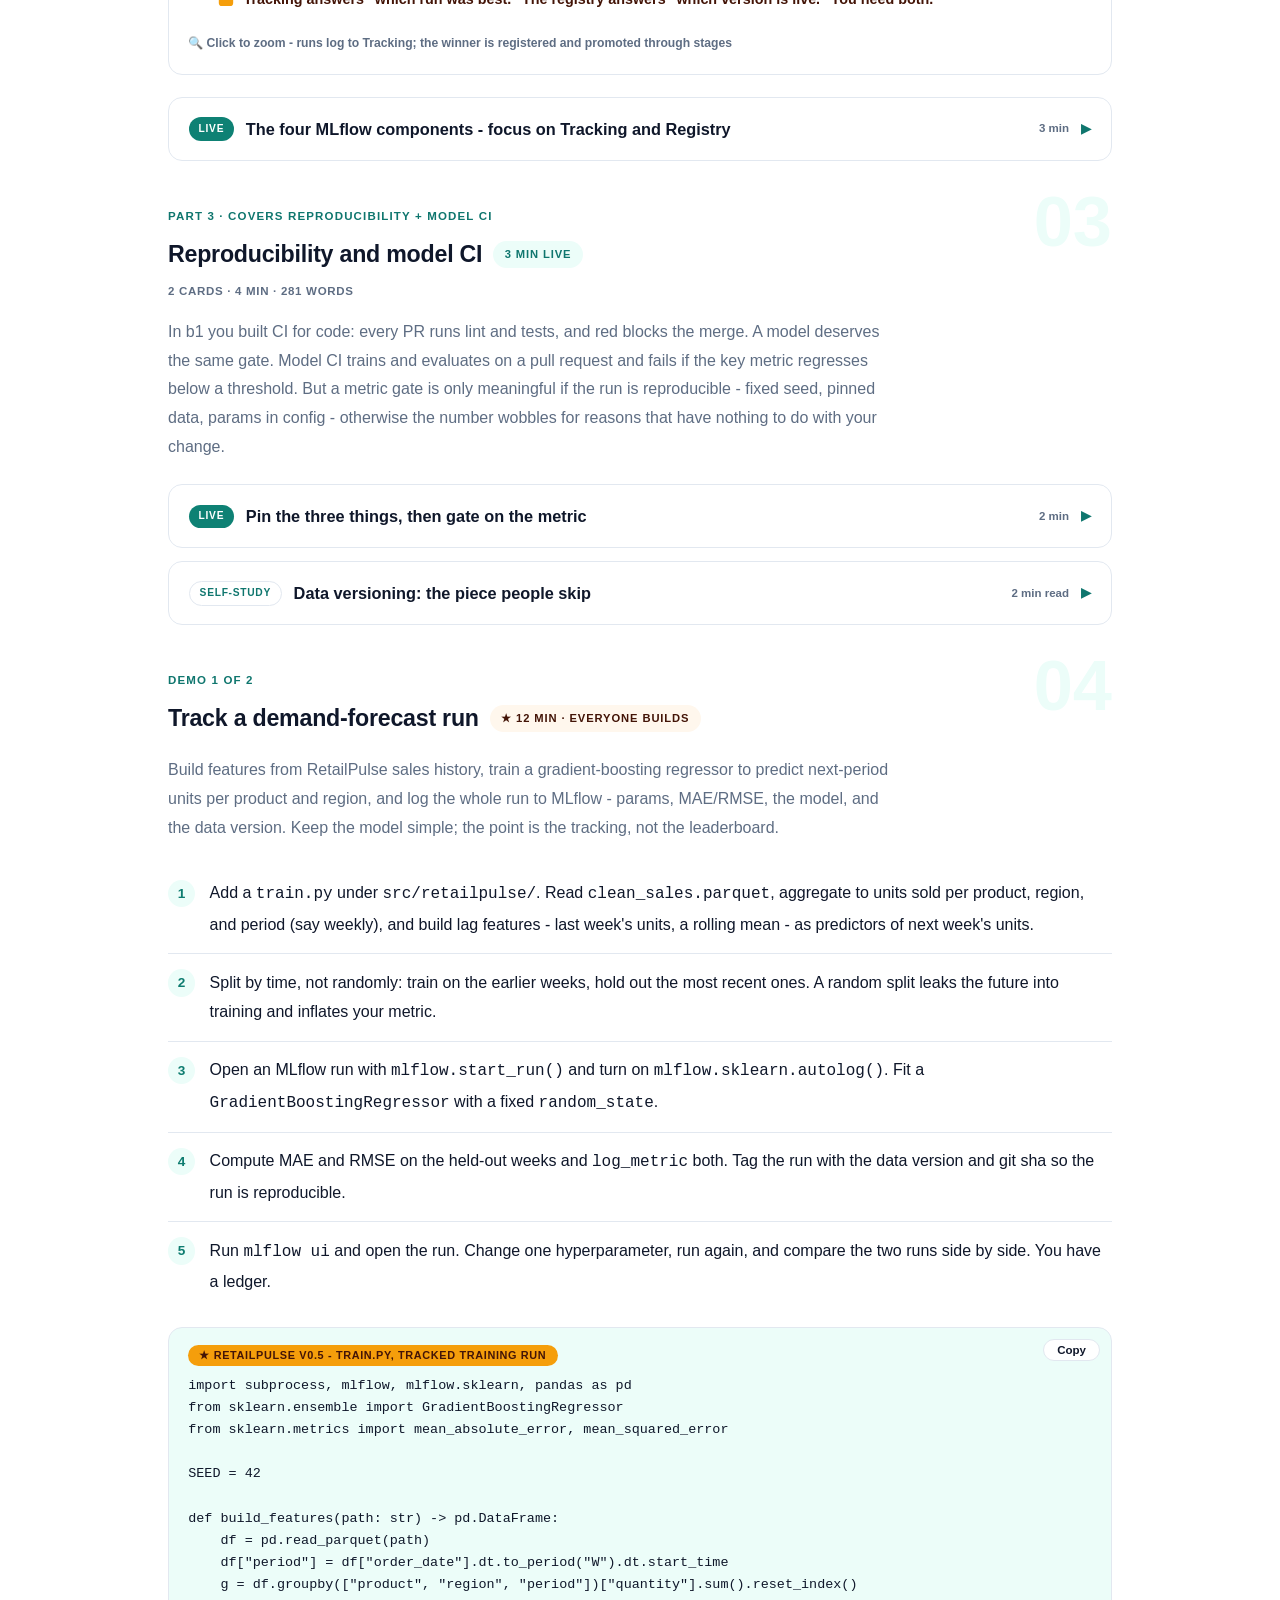
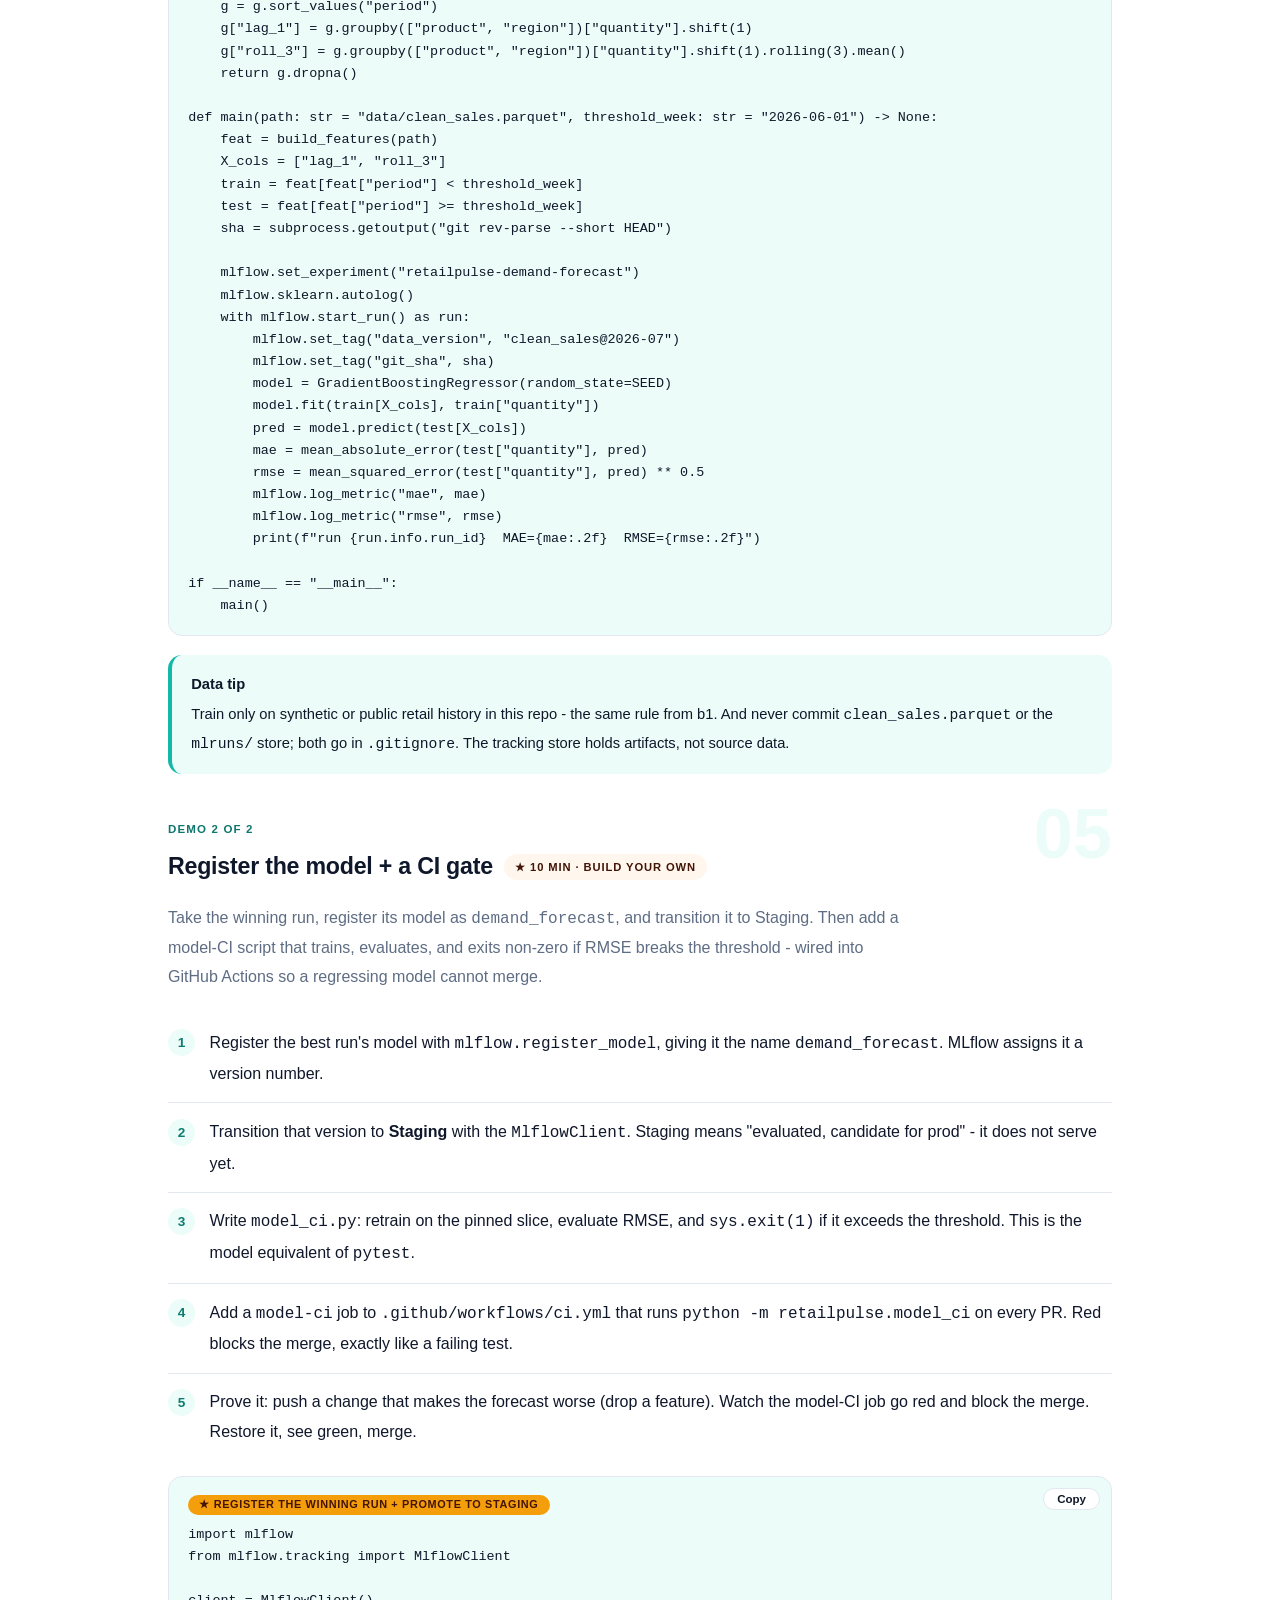
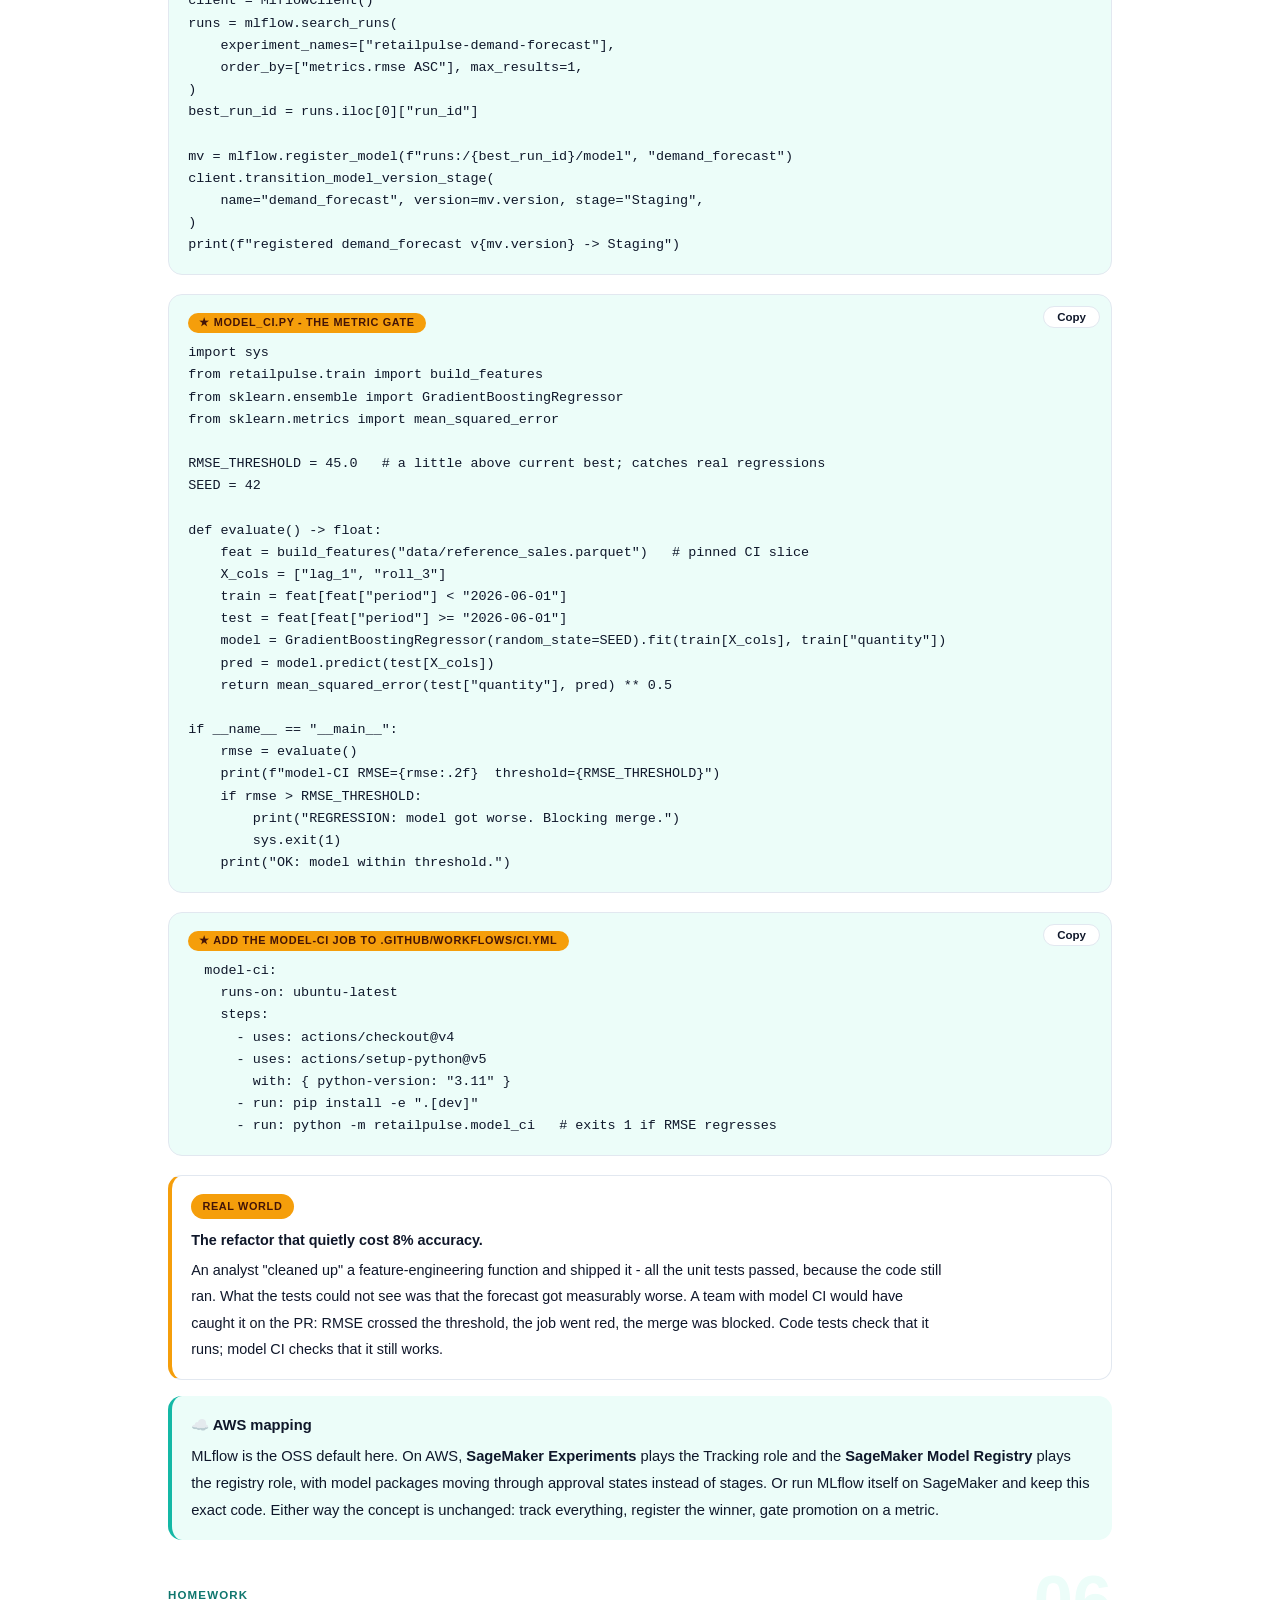
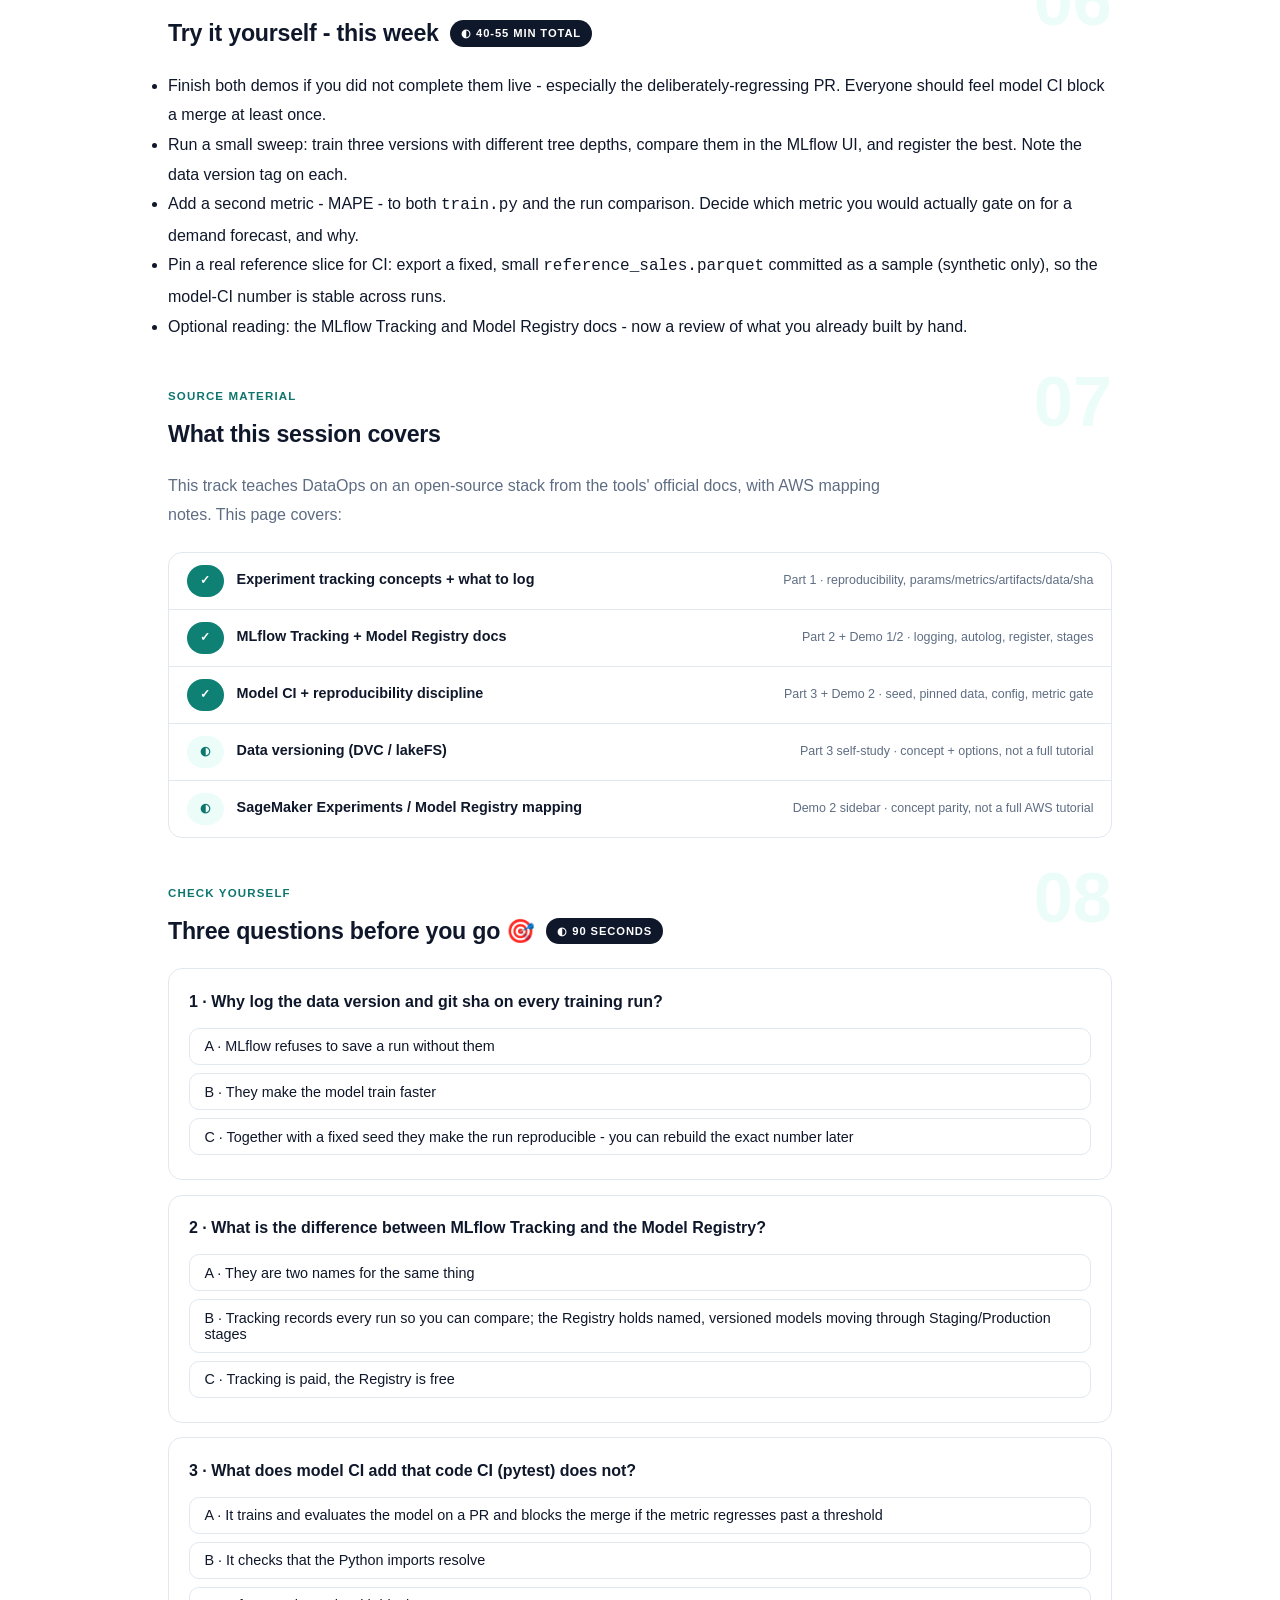
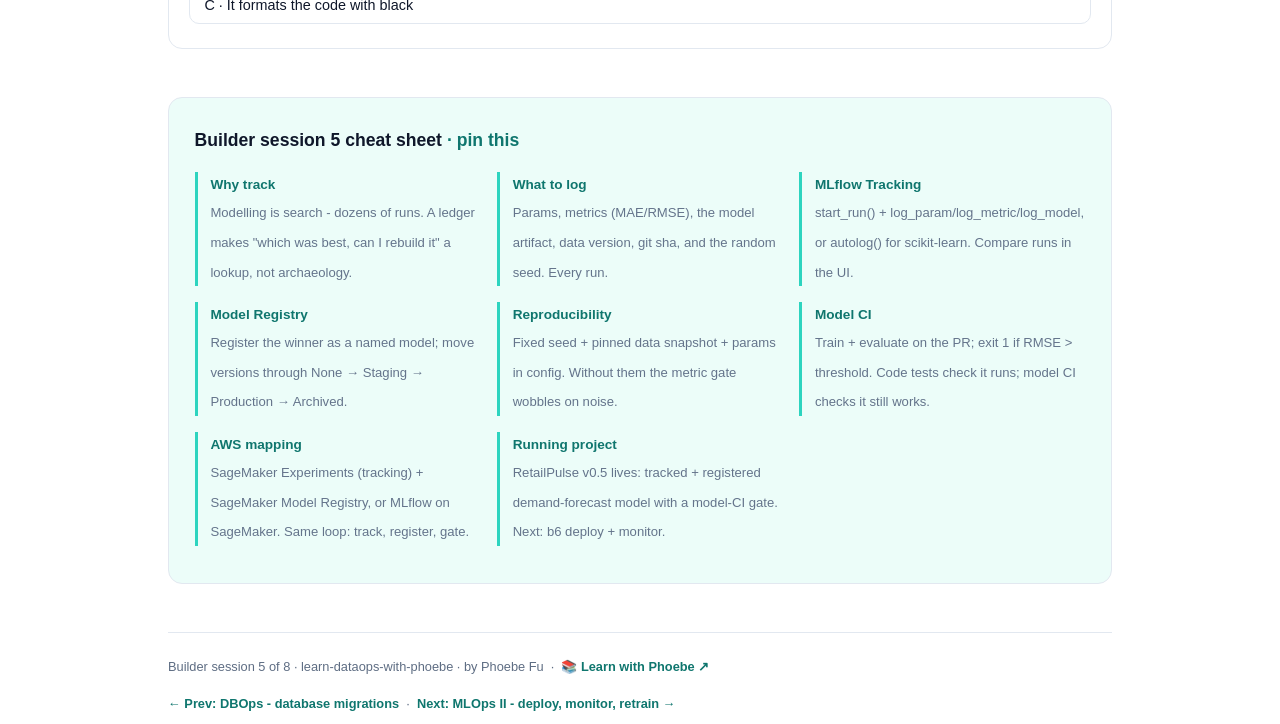
<file: courses/b5-experiment-tracking.html>
<!DOCTYPE html>
<html lang="en">
<head>
<meta charset="UTF-8">
<meta name="viewport" content="width=device-width, initial-scale=1.0">
<!-- social:start -->
<meta name="description" content="Builder session 5 of 8. Four sessions in, RetailPulse is a real data product: a clean_sales pipeline that writes clean_sales.parquet , an Airflow DAG that runs it on a schedule, a Great Expectations...">
<meta property="og:type" content="article">
<meta property="og:site_name" content="Learn with Phoebe">
<meta property="og:title" content="MLOps I: experiment tracking and the registry - learn dataops with phoebe">
<meta property="og:description" content="Builder session 5 of 8. Four sessions in, RetailPulse is a real data product: a clean_sales pipeline that writes clean_sales.parquet , an Airflow DAG that runs it on a schedule, a Great Expectations...">
<meta property="og:url" content="https://phoebefu6.github.io/learn-dataops-with-phoebe/courses/b5-experiment-tracking.html">
<meta property="og:image" content="https://phoebefu6.github.io/learn-dataops-with-phoebe/assets/og-cover.png">
<meta property="og:image:width" content="1200">
<meta property="og:image:height" content="630">
<meta name="twitter:card" content="summary_large_image">
<meta name="twitter:title" content="MLOps I: experiment tracking and the registry - learn dataops with phoebe">
<meta name="twitter:description" content="Builder session 5 of 8. Four sessions in, RetailPulse is a real data product: a clean_sales pipeline that writes clean_sales.parquet , an Airflow DAG that runs it on a schedule, a Great Expectations...">
<meta name="twitter:image" content="https://phoebefu6.github.io/learn-dataops-with-phoebe/assets/og-cover.png">
<!-- social:end -->
<title>Builder session 5 · MLOps I: experiment tracking and the registry - learn dataops with phoebe</title>
<link rel="stylesheet" href="../assets/style.css?v=33">
</head>
<body>

<div class="toolbar">
  <div class="wrap">
    <span class="crumb"><a href="../index.html">learn-dataops-with-phoebe</a> / Builder session 5 of 8</span>
    <button class="btn" id="toggle-all" type="button">Expand all</button>
    <button class="btn primary" id="zoom-toggle" type="button">Projector zoom: off</button>
  </div>
</div>

<header class="masthead">
  <div class="wrap">
    <div class="eyebrow">Learn DataOps with Phoebe · Builder track · Session 5 of 8</div>
    <h1>MLOps I: <span class="accent">experiment tracking and the registry</span></h1>
    <p class="sub">RetailPulse can now clean, orchestrate, test, and migrate its data. Tonight it grows a brain: a demand-forecast model that predicts next-period units sold per product and region. But a model is only as trustworthy as your ability to reproduce it. So before we deploy anything, we make every training run a tracked, comparable, registered artifact - and put a CI gate in front of the model just like we did for the code.</p>
    <div class="chip-row">
      <span class="chip level">🟠 Builder track · hands-on</span>
      <span class="chip audience">Practitioners: DA · DE · DS · ML</span>
      <span class="chip audience">Python 3.10+ · scikit-learn · MLflow</span>
      <span class="chip time">Model spine</span>
    </div>
    <div class="agenda">
      <span class="a1" style="flex:1">0-3 · Recap</span>
      <span class="a2" style="flex:4">3-20 · Why tracking + registry</span>
      <span class="a3" style="flex:5">20-42 · Build-along: track + gate</span>
      <span class="a4" style="flex:1">42-45 · Q&amp;A</span>
    </div>
  </div>
</header>

<main class="wrap">

  <!-- ============ INTRO ============ -->
  <section class="section" id="intro">
    <div class="section-kicker">
      <span class="klabel">Part 0</span>
      <h2>Where RetailPulse is tonight</h2>
    </div>
    <p class="lede">Four sessions in, RetailPulse is a real data product: a <code>clean_sales</code> pipeline that writes <code>clean_sales.parquet</code>, an Airflow DAG that runs it on a schedule, a Great Expectations suite plus a data contract guarding quality, a Postgres <code>sales</code> table with versioned migrations, and green CI on every pull request. It has never had a model. Tonight it gets one - and we treat that model with the exact same discipline as the code: reproducible, reviewed, gated.</p>
    <div class="legend">
      <span class="pill solid">Live - presented in session</span>
      <span class="pill light">Self-study - read after class</span>
      <span class="pill peach">★ Try it now command</span>
      <span class="pill inkpill">Open-source stack + AWS notes</span>
    </div>
    <div class="callout win">
      <strong>★ What you walk out with today</strong>
      A demand-forecast model trained on RetailPulse sales history, with every run logged to MLflow - params, metrics (MAE/RMSE), the model artifact, the data version, and the git sha. The best run promoted into the MLflow Model Registry at the Staging stage. And a model-CI script that retrains, re-evaluates, and blocks the merge if RMSE regresses past a threshold. That is RetailPulse v0.5.
    </div>
  </section>

  <!-- ============ PART 1: WHY EXPERIMENTS NEED TRACKING ============ -->
  <section class="section" id="why-tracking">
    <div class="section-kicker">
      <span class="klabel">Part 1 · covers the reproducibility crisis + what to log</span>
      <h2>Why experiments need tracking <span class="tag concept">7 min live</span></h2>
    </div>
    <p class="lede">Modelling is search. You try a feature set, a learning rate, a different date window - dozens of runs, each with its own params, data, and metrics. Do that in a notebook and the truth of "which run was best, and can I rebuild it" lives in cell outputs you have already overwritten. A tracking ledger fixes that: one immutable record per run that you can sort, compare, and reproduce.</p>

    <figure class="zoomable">
      <svg viewBox="0 0 880 270" xmlns="http://www.w3.org/2000/svg" role="img" aria-label="Left: dozens of scattered notebook runs with lost params and metrics. Right: one tracked ledger you can compare and reproduce">
        <style>
          .b5wT { font: 700 14px Inter, sans-serif; fill: #0F172A; }
          .b5wTw { font: 700 14px Inter, sans-serif; fill: #FFFFFF; }
          .b5wL { font: 400 12.5px Inter, sans-serif; fill: #CCFBF1; }
          .b5wX { font: 400 12.5px Inter, sans-serif; fill: #64748B; }
          .b5wN { font: 600 14px Inter, sans-serif; fill: #431407; }
          .b5wArr { stroke: #CBD5E1; stroke-width: 2.5; fill: none; marker-end: url(#b5wAh); }
        </style>
        <defs>
          <marker id="b5wAh" markerWidth="8" markerHeight="8" refX="6" refY="3" orient="auto">
            <path d="M0,0 L6,3 L0,6" fill="none" stroke="#CBD5E1" stroke-width="1.5"/>
          </marker>
        </defs>
        <rect x="30" y="40" width="330" height="180" rx="12" fill="#ECFDF9" stroke="#99F6E4"/>
        <text class="b5wT" x="52" y="66">Notebook chaos</text>
        <circle cx="80" cy="100" r="16" fill="#CBD5E1"/><text class="b5wX" x="104" y="104">run? params lost</text>
        <circle cx="80" cy="140" r="16" fill="#CBD5E1"/><text class="b5wX" x="104" y="144">run? metric in cell</text>
        <circle cx="80" cy="180" r="16" fill="#CBD5E1"/><text class="b5wX" x="104" y="184">run? data changed</text>
        <text class="b5wX" x="52" y="210">"which one shipped?" - nobody knows</text>
        <rect x="520" y="40" width="330" height="180" rx="12" fill="#134E4A"/>
        <text class="b5wTw" x="542" y="66">One tracked ledger</text>
        <text class="b5wL" x="542" y="94">run  params   RMSE   data   sha</text>
        <text class="b5wL" x="542" y="120">a1   lr=.05    41.2   v3    9f2</text>
        <text class="b5wL" x="542" y="144">a2   lr=.10    38.7   v3    3c8</text>
        <text class="b5wL" x="542" y="168">a3   depth=6   36.4   v3    d41 ✓ best</text>
        <text class="b5wL" x="542" y="200">sort · compare · reproduce any row</text>
        <line class="b5wArr" x1="366" y1="130" x2="514" y2="130"/>
        <text class="b5wX" x="386" y="120">log</text>
        <rect x="30" y="240" width="14" height="14" rx="3" fill="#F59E0B"/>
        <text class="b5wN" x="54" y="252">If you cannot say which run produced the model in prod, you do not have a model - you have a guess.</text>
      </svg>
      <figcaption>🔍 Click to zoom - scattered notebook runs versus one comparable, reproducible ledger</figcaption>
    </figure>

    <details class="card" open>
      <summary><span class="mode live">Live</span>The reproducibility crisis, and exactly what to log<span class="mini">3 min</span><span class="caret">▶</span></summary>
      <div class="body">
        <p>A model result is reproducible only if you can rebuild the same number from the same inputs. In a notebook, the inputs drift silently: you re-ran a cell, the data got a new row, you nudged a hyperparameter and forgot. Six weeks later "the good model" cannot be recreated. Tracking makes reproduction a lookup, not an archaeology dig. Log these on every run:</p>
        <ul>
          <li><strong>Params:</strong> every hyperparameter and every choice - learning rate, tree depth, feature list, train/test split date.</li>
          <li><strong>Metrics:</strong> the numbers you compare on - for a regressor, MAE and RMSE on a held-out set.</li>
          <li><strong>Artifacts:</strong> the serialized model itself, plus any plots (residuals, feature importance).</li>
          <li><strong>Data version:</strong> which snapshot of <code>clean_sales</code> trained this - a parquet hash, a table version, or a date cutoff.</li>
          <li><strong>Git sha + seed:</strong> the exact code commit and the random seed. Together with the data version, these make a run rebuildable byte-for-byte.</li>
        </ul>
        <div class="prompt-box good"><span class="label">★ Try it now (your terminal)</span>pip install mlflow scikit-learn pandas pyarrow
mlflow --version &amp;&amp; python -c "import sklearn; print(sklearn.__version__)"
# Both should print. MLflow will store runs under ./mlruns by default.</div>
        <div class="callout example">
          <span class="ex-pill">Real world</span>
          <p><strong>The forecast nobody could rebuild.</strong> A demand team shipped a model that cut stockouts noticeably, then spent a quarter unable to reproduce it - the winning notebook had been re-run, the data had grown, the seed was never set. When a regulator asked how the number was produced, the honest answer was "we are not sure." One line - <code>mlflow.start_run()</code> - would have made that answer "here is the run, the data version, and the commit."</p>
        </div>
      </div>
    </details>

    <details class="card">
      <summary><span class="mode self">Self-study</span>Tracking is not just for training runs<span class="mini">2 min read</span><span class="caret">▶</span></summary>
      <div class="body">
        <p>The same ledger discipline pays off across the model's life. Log the evaluation run that promoted a model, the batch-scoring job that used it, and the drift report that flagged it for retraining (you build that in b6). When every step writes to the same tracking store, "what happened to this model" becomes one query instead of a Slack thread. The registry - covered in Part 2 - is where those runs graduate from "a number I logged" to "the version serving production."</p>
      </div>
    </details>
  </section>

  <!-- ============ PART 2: MLFLOW TRACKING + REGISTRY ============ -->
  <section class="section" id="mlflow">
    <div class="section-kicker">
      <span class="klabel">Part 2 · covers MLflow Tracking + the Model Registry</span>
      <h2>MLflow: tracking + the model registry <span class="tag concept">6 min live</span></h2>
    </div>
    <p class="lede">MLflow is the open-source default for this. A training run logs its params, metrics, and model to <strong>MLflow Tracking</strong>. When a run wins, you register its model into the <strong>Model Registry</strong>, where it gets a version number and moves through stages - None, Staging, Production, Archived. The registry becomes the single answer to "what is serving prod, and where did it come from."</p>

    <figure class="zoomable">
      <svg viewBox="0 0 880 280" xmlns="http://www.w3.org/2000/svg" role="img" aria-label="Training runs log to MLflow Tracking; the best model is registered and promoted through Staging into Production in the Model Registry">
        <style>
          .b5mT { font: 700 14px Inter, sans-serif; fill: #FFFFFF; }
          .b5mI { font: 700 14px Inter, sans-serif; fill: #0F172A; }
          .b5mL { font: 400 12px Inter, sans-serif; fill: #CCFBF1; }
          .b5mX { font: 400 12.5px Inter, sans-serif; fill: #64748B; }
          .b5mN { font: 600 14px Inter, sans-serif; fill: #431407; }
          .b5mArr { stroke: #CBD5E1; stroke-width: 2.5; fill: none; marker-end: url(#b5mAh); }
        </style>
        <defs>
          <marker id="b5mAh" markerWidth="8" markerHeight="8" refX="6" refY="3" orient="auto">
            <path d="M0,0 L6,3 L0,6" fill="none" stroke="#CBD5E1" stroke-width="1.5"/>
          </marker>
        </defs>
        <rect x="30" y="50" width="150" height="150" rx="12" fill="#134E4A"/>
        <text class="b5mT" x="52" y="78">Training runs</text>
        <text class="b5mL" x="52" y="104">run a1 · params</text>
        <text class="b5mL" x="52" y="126">run a2 · metrics</text>
        <text class="b5mL" x="52" y="148">run a3 · model</text>
        <text class="b5mL" x="52" y="176">seed · data · sha</text>
        <rect x="270" y="50" width="180" height="150" rx="12" fill="#0F766E"/>
        <text class="b5mT" x="292" y="78">MLflow Tracking</text>
        <text class="b5mL" x="292" y="106">every run recorded</text>
        <text class="b5mL" x="292" y="128">compare side by side</text>
        <text class="b5mL" x="292" y="150">pick best by RMSE</text>
        <text class="b5mL" x="292" y="178">run a3 wins ✓</text>
        <rect x="540" y="30" width="310" height="94" rx="12" fill="#14B8A6"/>
        <text class="b5mT" x="562" y="58">Model Registry</text>
        <text class="b5mL" x="562" y="82">demand_forecast · v7</text>
        <text class="b5mL" x="562" y="104">stage: Staging → Production</text>
        <rect x="540" y="140" width="310" height="60" rx="12" fill="#ECFDF9" stroke="#99F6E4"/>
        <text class="b5mI" x="562" y="166">stages: None → Staging →</text>
        <text class="b5mI" x="562" y="186">Production → Archived</text>
        <line class="b5mArr" x1="182" y1="125" x2="268" y2="125"/>
        <line class="b5mArr" x1="452" y1="110" x2="538" y2="85"/>
        <text class="b5mX" x="460" y="82">register</text>
        <rect x="30" y="250" width="14" height="14" rx="3" fill="#F59E0B"/>
        <text class="b5mN" x="54" y="262">Tracking answers "which run was best." The registry answers "which version is live." You need both.</text>
      </svg>
      <figcaption>🔍 Click to zoom - runs log to Tracking; the winner is registered and promoted through stages</figcaption>
    </figure>

    <details class="card">
      <summary><span class="mode live">Live</span>The four MLflow components - focus on Tracking and Registry<span class="mini">3 min</span><span class="caret">▶</span></summary>
      <div class="body">
        <p>MLflow has four parts. Two are the workhorses tonight; the other two are good to know:</p>
        <ul>
          <li><strong>Tracking (core tonight):</strong> the API and UI for logging params, metrics, and artifacts per run. <code>mlflow.start_run()</code> opens a run; <code>mlflow.log_param</code> / <code>log_metric</code> / <code>log_model</code> fill it; or <code>mlflow.autolog()</code> captures most of it automatically for scikit-learn.</li>
          <li><strong>Registry (core tonight):</strong> a versioned store of named models with stage transitions (Staging, Production, Archived). This is what serving and CI point at, not a random file path.</li>
          <li><strong>Models:</strong> a standard packaging format so any framework's model loads the same way (<code>mlflow.pyfunc</code>). It is what makes the registry framework-agnostic.</li>
          <li><strong>Projects:</strong> a convention for packaging runnable training code with its environment. Useful later; not needed to log a run.</li>
        </ul>
        <table class="clean">
          <thead><tr><th>What to log for RetailPulse</th><th>MLflow call</th><th>Why it matters</th></tr></thead>
          <tbody>
            <tr><td>Hyperparameters, feature list, split date</td><td><code>log_param</code> / autolog</td><td>Reproduce and compare runs</td></tr>
            <tr><td>MAE, RMSE on held-out weeks</td><td><code>log_metric</code></td><td>Pick the winner objectively</td></tr>
            <tr><td>Trained regressor</td><td><code>log_model</code></td><td>The artifact you register and serve</td></tr>
            <tr><td>Data snapshot version / hash</td><td><code>set_tag("data_version", ...)</code></td><td>Ties the model to its training data</td></tr>
            <tr><td>Git sha, random seed</td><td><code>set_tag</code> / <code>log_param</code></td><td>Byte-for-byte rebuildability</td></tr>
          </tbody>
        </table>
      </div>
    </details>
  </section>

  <!-- ============ PART 3: REPRODUCIBILITY + MODEL CI ============ -->
  <section class="section" id="model-ci">
    <div class="section-kicker">
      <span class="klabel">Part 3 · covers reproducibility + model CI</span>
      <h2>Reproducibility and model CI <span class="tag concept">3 min live</span></h2>
    </div>
    <p class="lede">In b1 you built CI for code: every PR runs lint and tests, and red blocks the merge. A model deserves the same gate. Model CI trains and evaluates on a pull request and fails if the key metric regresses below a threshold. But a metric gate is only meaningful if the run is reproducible - fixed seed, pinned data, params in config - otherwise the number wobbles for reasons that have nothing to do with your change.</p>

    <details class="card">
      <summary><span class="mode live">Live</span>Pin the three things, then gate on the metric<span class="mini">2 min</span><span class="caret">▶</span></summary>
      <div class="body">
        <p>Reproducibility is three habits, then the gate becomes trustworthy:</p>
        <ul>
          <li><strong>Fixed seed:</strong> set <code>random_state</code> everywhere (the split, the model). Same inputs, same output.</li>
          <li><strong>Pinned data snapshot:</strong> CI trains on a fixed, versioned slice of <code>clean_sales</code> - not "whatever is in the table today." Pin by date cutoff or a committed sample.</li>
          <li><strong>Params in config:</strong> hyperparameters live in a <code>config.yaml</code> read by both training and CI, so the run is defined by a file, not by memory.</li>
        </ul>
        <p><strong>Model CI</strong> then does exactly what code CI does: on a PR, a GitHub Actions job trains the model, evaluates RMSE on the held-out weeks, and <code>exit 1</code> if <code>RMSE &gt; threshold</code>. A change that quietly makes the forecast worse gets blocked before it ever reaches the registry. That is the whole idea - the machine, not a reviewer, catches the regression.</p>
        <div class="callout tip">
          <strong>Threshold, not perfection</strong>
          Set the RMSE threshold a little above your current best, not at it - models fluctuate run to run even with a fixed seed once data grows. The gate exists to catch real regressions, not to punish noise. Revisit the number as the model improves.
        </div>
      </div>
    </details>

    <details class="card">
      <summary><span class="mode self">Self-study</span>Data versioning: the piece people skip<span class="mini">2 min read</span><span class="caret">▶</span></summary>
      <div class="body">
        <p>Code versioning is solved - Git. Data versioning is the part teams neglect, and it is why models become irreproducible. Options range from simple to serious: a date cutoff plus a content hash of the parquet (enough for RetailPulse tonight); a committed small reference sample for CI; or a dedicated tool like DVC or lakeFS that snapshots datasets alongside commits. Whatever you choose, the rule is the same as b1's "never commit data": store the pointer, not the payload. Tag every MLflow run with the data version so a run always knows what it trained on.</p>
      </div>
    </details>
  </section>

  <!-- ============ DEMO 1 ============ -->
  <section class="section" id="demo-1">
    <div class="section-kicker">
      <span class="klabel">Demo 1 of 2</span>
      <h2>Track a demand-forecast run <span class="tag demo">★ 12 min · everyone builds</span></h2>
    </div>
    <p class="lede">Build features from RetailPulse sales history, train a gradient-boosting regressor to predict next-period units per product and region, and log the whole run to MLflow - params, MAE/RMSE, the model, and the data version. Keep the model simple; the point is the tracking, not the leaderboard.</p>

    <div class="steps">
      <div class="step"><p>Add a <code>train.py</code> under <code>src/retailpulse/</code>. Read <code>clean_sales.parquet</code>, aggregate to units sold per product, region, and period (say weekly), and build lag features - last week's units, a rolling mean - as predictors of next week's units.</p></div>
      <div class="step"><p>Split by time, not randomly: train on the earlier weeks, hold out the most recent ones. A random split leaks the future into training and inflates your metric.</p></div>
      <div class="step"><p>Open an MLflow run with <code>mlflow.start_run()</code> and turn on <code>mlflow.sklearn.autolog()</code>. Fit a <code>GradientBoostingRegressor</code> with a fixed <code>random_state</code>.</p></div>
      <div class="step"><p>Compute MAE and RMSE on the held-out weeks and <code>log_metric</code> both. Tag the run with the data version and git sha so the run is reproducible.</p></div>
      <div class="step"><p>Run <code>mlflow ui</code> and open the run. Change one hyperparameter, run again, and compare the two runs side by side. You have a ledger.</p></div>
    </div>

    <div class="prompt-box good"><span class="label">★ RetailPulse v0.5 - train.py, tracked training run</span>import subprocess, mlflow, mlflow.sklearn, pandas as pd
from sklearn.ensemble import GradientBoostingRegressor
from sklearn.metrics import mean_absolute_error, mean_squared_error

SEED = 42

def build_features(path: str) -&gt; pd.DataFrame:
    df = pd.read_parquet(path)
    df["period"] = df["order_date"].dt.to_period("W").dt.start_time
    g = df.groupby(["product", "region", "period"])["quantity"].sum().reset_index()
    g = g.sort_values("period")
    g["lag_1"] = g.groupby(["product", "region"])["quantity"].shift(1)
    g["roll_3"] = g.groupby(["product", "region"])["quantity"].shift(1).rolling(3).mean()
    return g.dropna()

def main(path: str = "data/clean_sales.parquet", threshold_week: str = "2026-06-01") -&gt; None:
    feat = build_features(path)
    X_cols = ["lag_1", "roll_3"]
    train = feat[feat["period"] &lt; threshold_week]
    test = feat[feat["period"] &gt;= threshold_week]
    sha = subprocess.getoutput("git rev-parse --short HEAD")

    mlflow.set_experiment("retailpulse-demand-forecast")
    mlflow.sklearn.autolog()
    with mlflow.start_run() as run:
        mlflow.set_tag("data_version", "clean_sales@2026-07")
        mlflow.set_tag("git_sha", sha)
        model = GradientBoostingRegressor(random_state=SEED)
        model.fit(train[X_cols], train["quantity"])
        pred = model.predict(test[X_cols])
        mae = mean_absolute_error(test["quantity"], pred)
        rmse = mean_squared_error(test["quantity"], pred) ** 0.5
        mlflow.log_metric("mae", mae)
        mlflow.log_metric("rmse", rmse)
        print(f"run {run.info.run_id}  MAE={mae:.2f}  RMSE={rmse:.2f}")

if __name__ == "__main__":
    main()</div>

    <div class="callout tip">
      <strong>Data tip</strong>
      Train only on synthetic or public retail history in this repo - the same rule from b1. And never commit <code>clean_sales.parquet</code> or the <code>mlruns/</code> store; both go in <code>.gitignore</code>. The tracking store holds artifacts, not source data.
    </div>
  </section>

  <!-- ============ DEMO 2 ============ -->
  <section class="section" id="demo-2">
    <div class="section-kicker">
      <span class="klabel">Demo 2 of 2</span>
      <h2>Register the model + a CI gate <span class="tag demo">★ 10 min · build your own</span></h2>
    </div>
    <p class="lede">Take the winning run, register its model as <code>demand_forecast</code>, and transition it to Staging. Then add a model-CI script that trains, evaluates, and exits non-zero if RMSE breaks the threshold - wired into GitHub Actions so a regressing model cannot merge.</p>

    <div class="steps">
      <div class="step"><p>Register the best run's model with <code>mlflow.register_model</code>, giving it the name <code>demand_forecast</code>. MLflow assigns it a version number.</p></div>
      <div class="step"><p>Transition that version to <strong>Staging</strong> with the <code>MlflowClient</code>. Staging means "evaluated, candidate for prod" - it does not serve yet.</p></div>
      <div class="step"><p>Write <code>model_ci.py</code>: retrain on the pinned slice, evaluate RMSE, and <code>sys.exit(1)</code> if it exceeds the threshold. This is the model equivalent of <code>pytest</code>.</p></div>
      <div class="step"><p>Add a <code>model-ci</code> job to <code>.github/workflows/ci.yml</code> that runs <code>python -m retailpulse.model_ci</code> on every PR. Red blocks the merge, exactly like a failing test.</p></div>
      <div class="step"><p>Prove it: push a change that makes the forecast worse (drop a feature). Watch the model-CI job go red and block the merge. Restore it, see green, merge.</p></div>
    </div>

    <div class="prompt-box good"><span class="label">★ Register the winning run + promote to Staging</span>import mlflow
from mlflow.tracking import MlflowClient

client = MlflowClient()
runs = mlflow.search_runs(
    experiment_names=["retailpulse-demand-forecast"],
    order_by=["metrics.rmse ASC"], max_results=1,
)
best_run_id = runs.iloc[0]["run_id"]

mv = mlflow.register_model(f"runs:/{best_run_id}/model", "demand_forecast")
client.transition_model_version_stage(
    name="demand_forecast", version=mv.version, stage="Staging",
)
print(f"registered demand_forecast v{mv.version} -&gt; Staging")</div>

    <div class="prompt-box good"><span class="label">★ model_ci.py - the metric gate</span>import sys
from retailpulse.train import build_features
from sklearn.ensemble import GradientBoostingRegressor
from sklearn.metrics import mean_squared_error

RMSE_THRESHOLD = 45.0   # a little above current best; catches real regressions
SEED = 42

def evaluate() -&gt; float:
    feat = build_features("data/reference_sales.parquet")   # pinned CI slice
    X_cols = ["lag_1", "roll_3"]
    train = feat[feat["period"] &lt; "2026-06-01"]
    test = feat[feat["period"] &gt;= "2026-06-01"]
    model = GradientBoostingRegressor(random_state=SEED).fit(train[X_cols], train["quantity"])
    pred = model.predict(test[X_cols])
    return mean_squared_error(test["quantity"], pred) ** 0.5

if __name__ == "__main__":
    rmse = evaluate()
    print(f"model-CI RMSE={rmse:.2f}  threshold={RMSE_THRESHOLD}")
    if rmse &gt; RMSE_THRESHOLD:
        print("REGRESSION: model got worse. Blocking merge.")
        sys.exit(1)
    print("OK: model within threshold.")</div>

    <div class="prompt-box good"><span class="label">★ Add the model-CI job to .github/workflows/ci.yml</span>  model-ci:
    runs-on: ubuntu-latest
    steps:
      - uses: actions/checkout@v4
      - uses: actions/setup-python@v5
        with: { python-version: "3.11" }
      - run: pip install -e ".[dev]"
      - run: python -m retailpulse.model_ci   # exits 1 if RMSE regresses</div>

    <div class="callout example">
      <span class="ex-pill">Real world</span>
      <p><strong>The refactor that quietly cost 8% accuracy.</strong> An analyst "cleaned up" a feature-engineering function and shipped it - all the unit tests passed, because the code still ran. What the tests could not see was that the forecast got measurably worse. A team with model CI would have caught it on the PR: RMSE crossed the threshold, the job went red, the merge was blocked. Code tests check that it runs; model CI checks that it still works.</p>
    </div>
    <div class="callout tip">
      <strong>☁️ AWS mapping</strong>
      MLflow is the OSS default here. On AWS, <strong>SageMaker Experiments</strong> plays the Tracking role and the <strong>SageMaker Model Registry</strong> plays the registry role, with model packages moving through approval states instead of stages. Or run MLflow itself on SageMaker and keep this exact code. Either way the concept is unchanged: track everything, register the winner, gate promotion on a metric.
    </div>
  </section>

  <!-- ============ HOMEWORK ============ -->
  <section class="section" id="exercise">
    <div class="section-kicker">
      <span class="klabel">Homework</span>
      <h2>Try it yourself - this week <span class="tag exercise">◐ 40-55 min total</span></h2>
    </div>
    <ul>
      <li>Finish both demos if you did not complete them live - especially the deliberately-regressing PR. Everyone should feel model CI block a merge at least once.</li>
      <li>Run a small sweep: train three versions with different tree depths, compare them in the MLflow UI, and register the best. Note the data version tag on each.</li>
      <li>Add a second metric - MAPE - to both <code>train.py</code> and the run comparison. Decide which metric you would actually gate on for a demand forecast, and why.</li>
      <li>Pin a real reference slice for CI: export a fixed, small <code>reference_sales.parquet</code> committed as a sample (synthetic only), so the model-CI number is stable across runs.</li>
      <li>Optional reading: the MLflow Tracking and Model Registry docs - now a review of what you already built by hand.</li>
    </ul>
  </section>

  <!-- ============ SOURCES ============ -->
  <section class="section" id="official">
    <div class="section-kicker">
      <span class="klabel">Source material</span>
      <h2>What this session covers</h2>
    </div>
    <p class="lede">This track teaches DataOps on an open-source stack from the tools' official docs, with AWS mapping notes. This page covers:</p>
    <div class="covered">
      <div class="covered-row"><span class="status pill solid">✓</span><span class="name">Experiment tracking concepts + what to log</span><span class="note">Part 1 · reproducibility, params/metrics/artifacts/data/sha</span></div>
      <div class="covered-row"><span class="status pill solid">✓</span><span class="name">MLflow Tracking + Model Registry docs</span><span class="note">Part 2 + Demo 1/2 · logging, autolog, register, stages</span></div>
      <div class="covered-row"><span class="status pill solid">✓</span><span class="name">Model CI + reproducibility discipline</span><span class="note">Part 3 + Demo 2 · seed, pinned data, config, metric gate</span></div>
      <div class="covered-row"><span class="status pill light">◐</span><span class="name">Data versioning (DVC / lakeFS)</span><span class="note">Part 3 self-study · concept + options, not a full tutorial</span></div>
      <div class="covered-row"><span class="status pill light">◐</span><span class="name">SageMaker Experiments / Model Registry mapping</span><span class="note">Demo 2 sidebar · concept parity, not a full AWS tutorial</span></div>
    </div>
  </section>

  <!-- ============ QUIZ ============ -->
  <section class="section" id="quiz">
    <div class="section-kicker">
      <span class="klabel">Check yourself</span>
      <h2>Three questions before you go 🎯 <span class="tag exercise">◐ 90 seconds</span></h2>
    </div>
    <div class="quiz-q" data-answer="2">
      <p class="qtext">1 · Why log the data version and git sha on every training run?</p>
      <button class="qopt" type="button">A · MLflow refuses to save a run without them</button>
      <button class="qopt" type="button">B · They make the model train faster</button>
      <button class="qopt" type="button">C · Together with a fixed seed they make the run reproducible - you can rebuild the exact number later</button>
      <p class="qwhy">A metric is only trustworthy if you can recreate it. Data version + git sha + seed pin the three things that otherwise drift and make a run impossible to reproduce.</p>
    </div>
    <div class="quiz-q" data-answer="1">
      <p class="qtext">2 · What is the difference between MLflow Tracking and the Model Registry?</p>
      <button class="qopt" type="button">A · They are two names for the same thing</button>
      <button class="qopt" type="button">B · Tracking records every run so you can compare; the Registry holds named, versioned models moving through Staging/Production stages</button>
      <button class="qopt" type="button">C · Tracking is paid, the Registry is free</button>
      <p class="qwhy">Tracking answers "which run was best." The Registry answers "which version is live." Serving and CI point at the registry, not at a random run's file path.</p>
    </div>
    <div class="quiz-q" data-answer="0">
      <p class="qtext">3 · What does model CI add that code CI (pytest) does not?</p>
      <button class="qopt" type="button">A · It trains and evaluates the model on a PR and blocks the merge if the metric regresses past a threshold</button>
      <button class="qopt" type="button">B · It checks that the Python imports resolve</button>
      <button class="qopt" type="button">C · It formats the code with black</button>
      <p class="qwhy">Unit tests check that code runs. Model CI checks that it still works - a refactor can pass every test while quietly making the forecast worse. The metric gate catches that.</p>
    </div>
    <p class="quiz-score"></p>
  </section>

  <!-- ============ CHEAT SHEET ============ -->
  <section class="cheat" id="cheatsheet">
    <h3>Builder session 5 cheat sheet <span>· pin this</span></h3>
    <div class="grid-2">
      <div class="cheat-item"><b>Why track</b><span>Modelling is search - dozens of runs. A ledger makes "which was best, can I rebuild it" a lookup, not archaeology.</span></div>
      <div class="cheat-item"><b>What to log</b><span>Params, metrics (MAE/RMSE), the model artifact, data version, git sha, and the random seed. Every run.</span></div>
      <div class="cheat-item"><b>MLflow Tracking</b><span>start_run() + log_param/log_metric/log_model, or autolog() for scikit-learn. Compare runs in the UI.</span></div>
      <div class="cheat-item"><b>Model Registry</b><span>Register the winner as a named model; move versions through None → Staging → Production → Archived.</span></div>
      <div class="cheat-item"><b>Reproducibility</b><span>Fixed seed + pinned data snapshot + params in config. Without them the metric gate wobbles on noise.</span></div>
      <div class="cheat-item"><b>Model CI</b><span>Train + evaluate on the PR; exit 1 if RMSE &gt; threshold. Code tests check it runs; model CI checks it still works.</span></div>
      <div class="cheat-item"><b>AWS mapping</b><span>SageMaker Experiments (tracking) + SageMaker Model Registry, or MLflow on SageMaker. Same loop: track, register, gate.</span></div>
      <div class="cheat-item"><b>Running project</b><span>RetailPulse v0.5 lives: tracked + registered demand-forecast model with a model-CI gate. Next: b6 deploy + monitor.</span></div>
    </div>
  </section>

  <footer class="pagefoot">
    <span>Builder session 5 of 8 · learn-dataops-with-phoebe · by Phoebe Fu &nbsp;·&nbsp; 📚 <a href="https://phoebefu6.github.io/learn-with-phoebe/">Learn with Phoebe ↗</a></span>
    <span><a href="b4-dbops-migrations.html">← Prev: DBOps - database migrations</a> &nbsp;·&nbsp; <a href="b6-model-deploy-monitor.html">Next: MLOps II - deploy, monitor, retrain →</a></span>
  </footer>

</main>

<script src="../assets/app.js?v=31"></script>
</body>
</html>
</file>
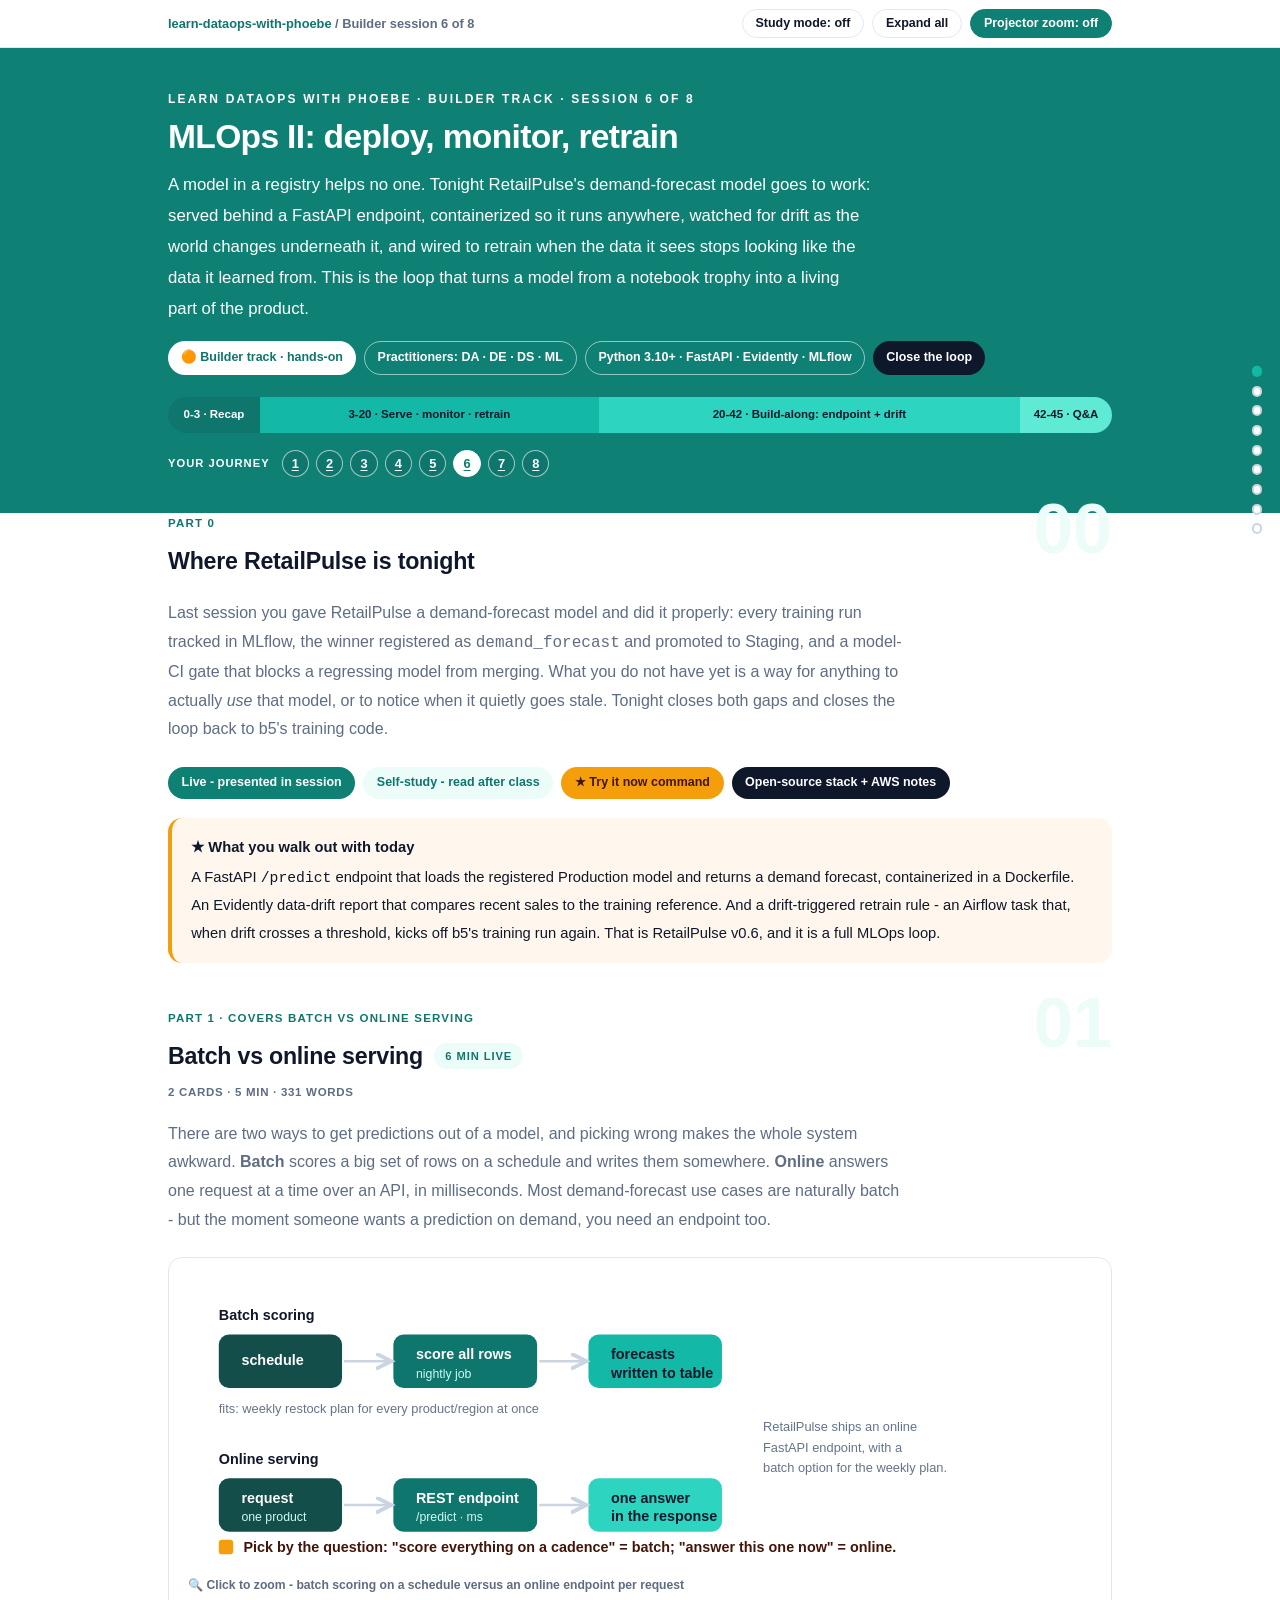
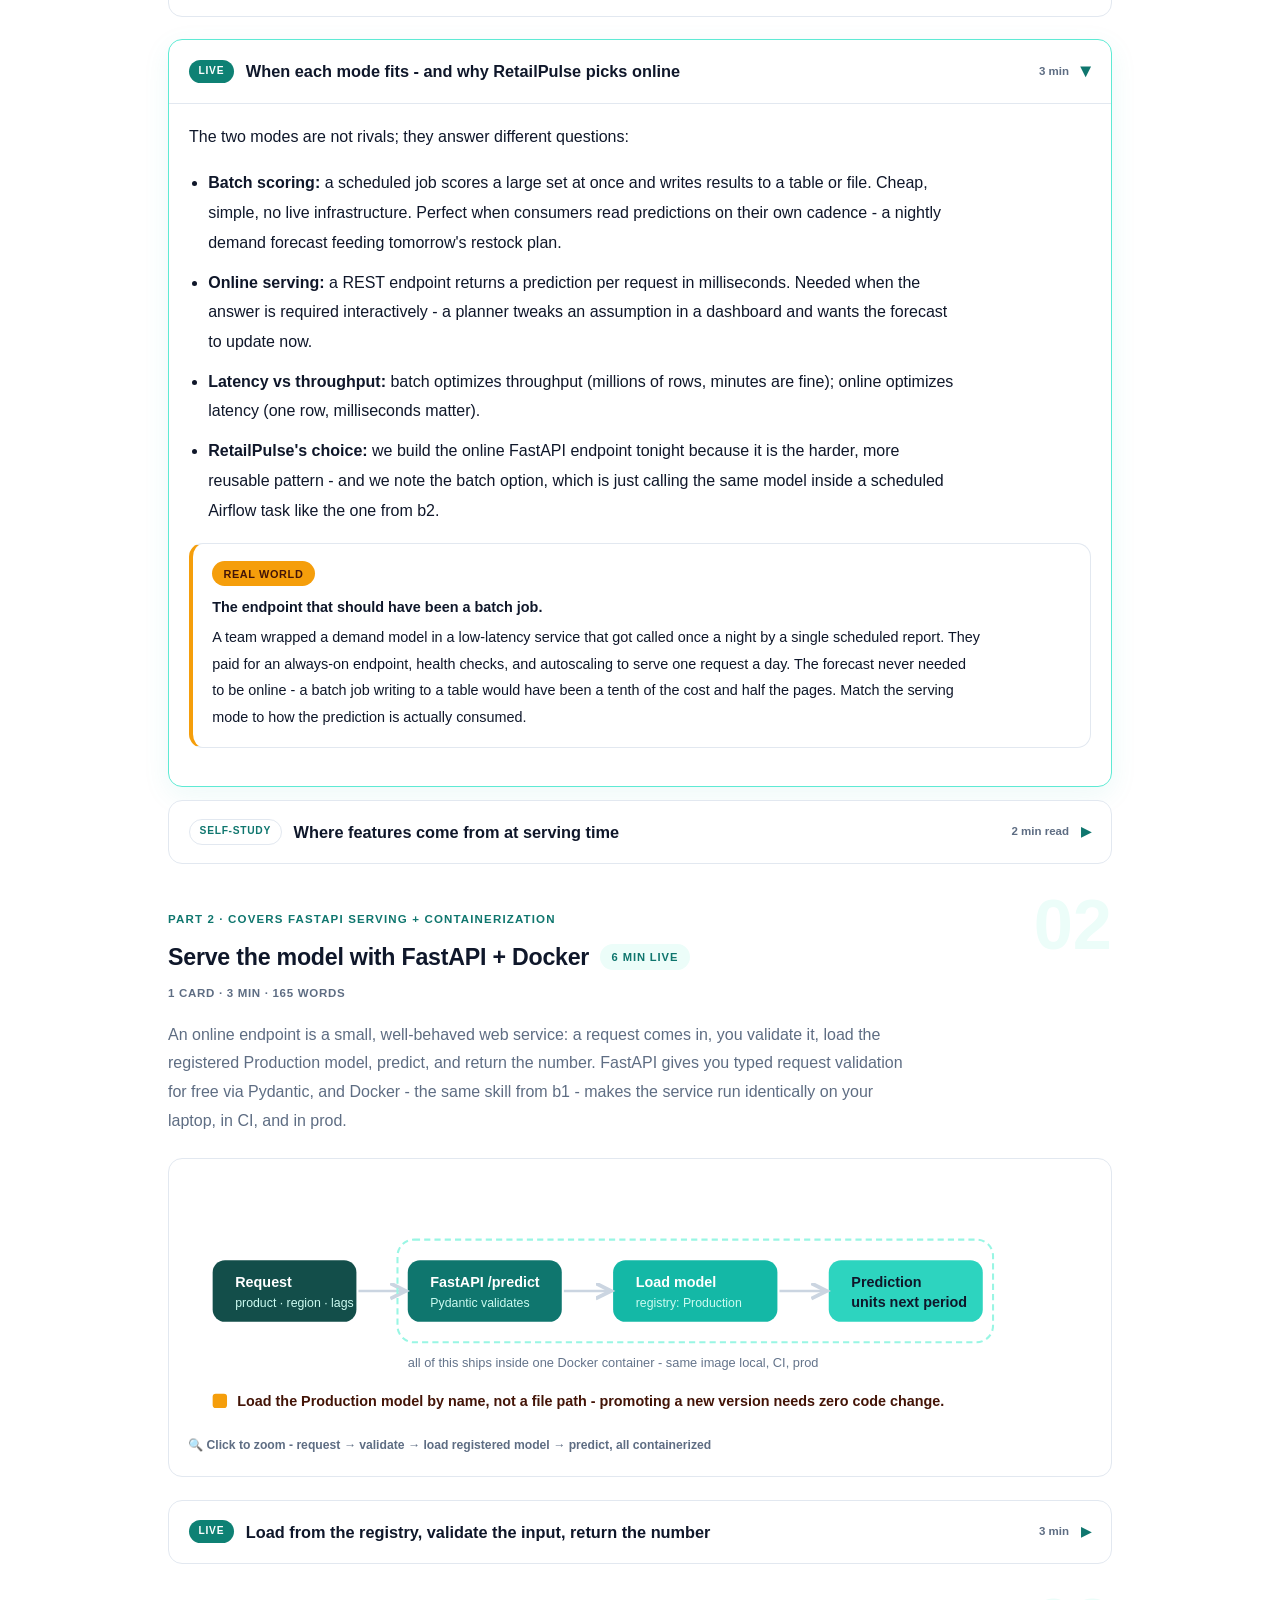
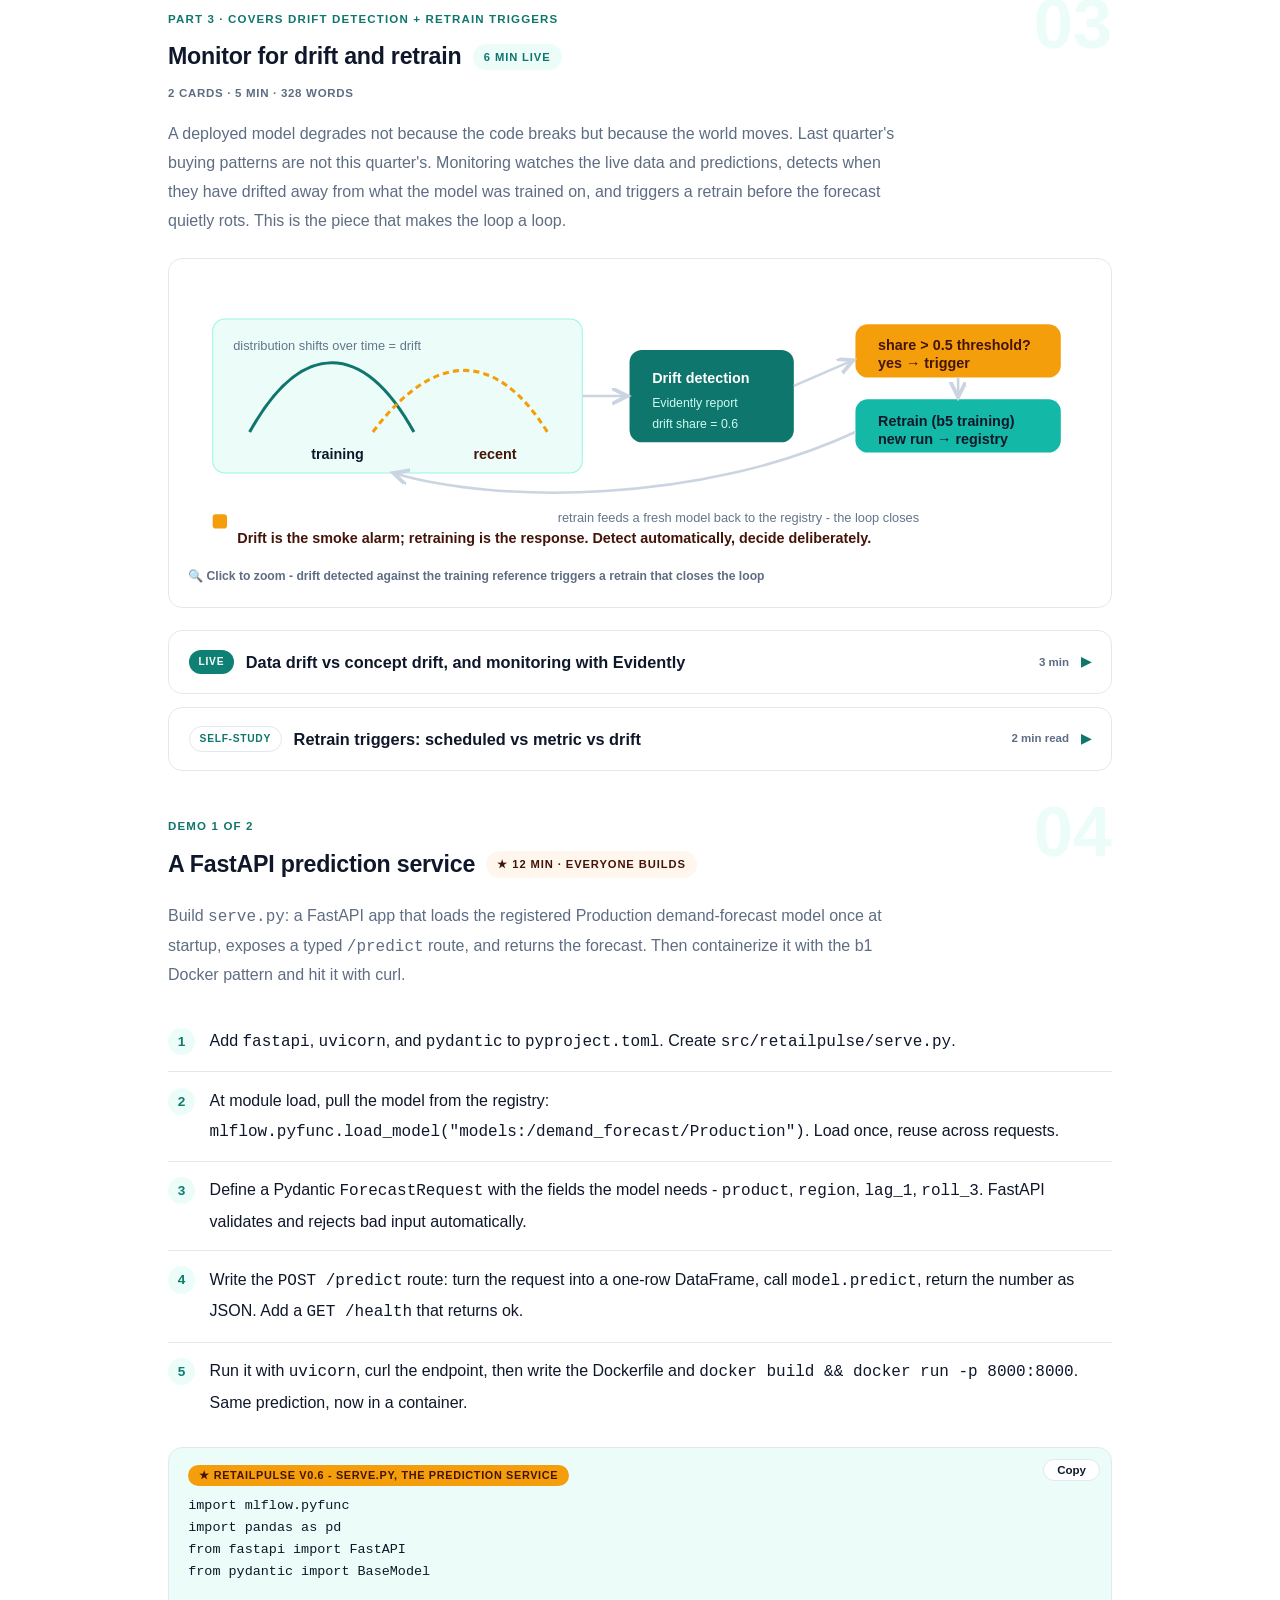
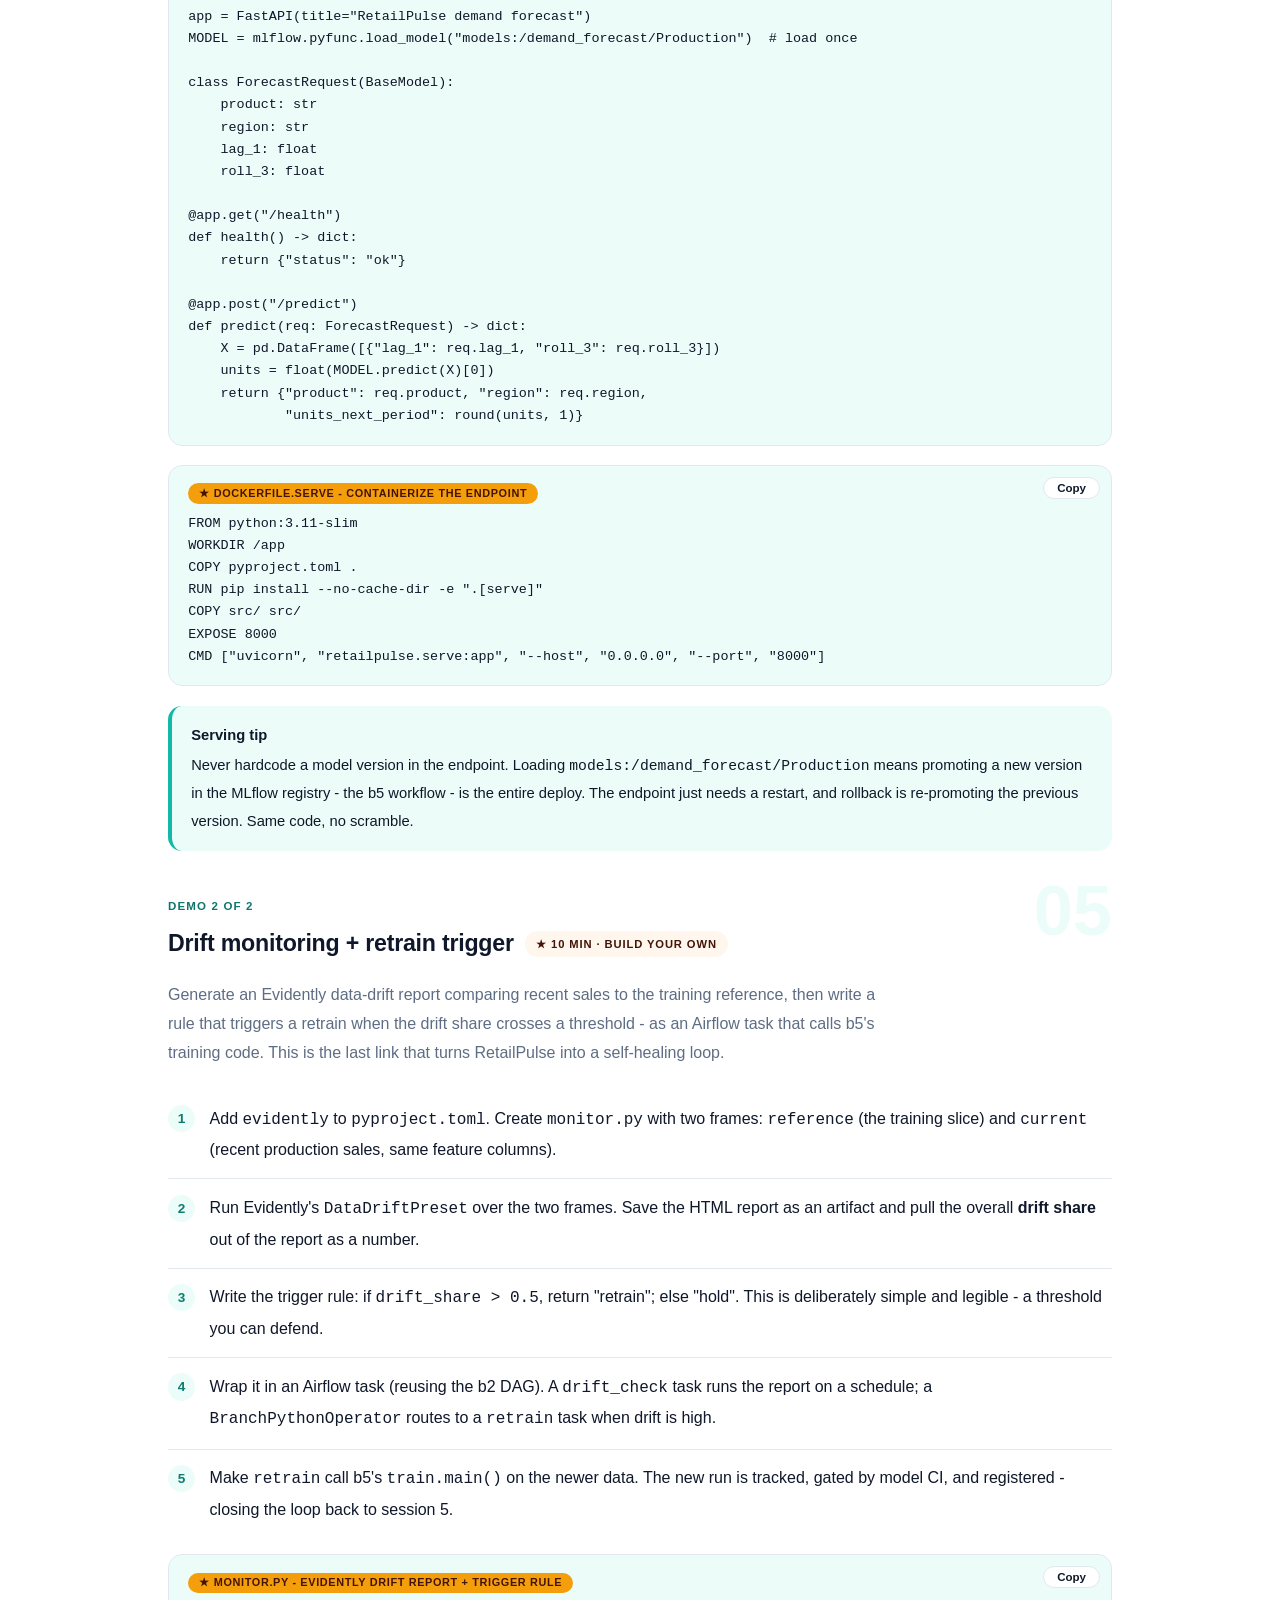
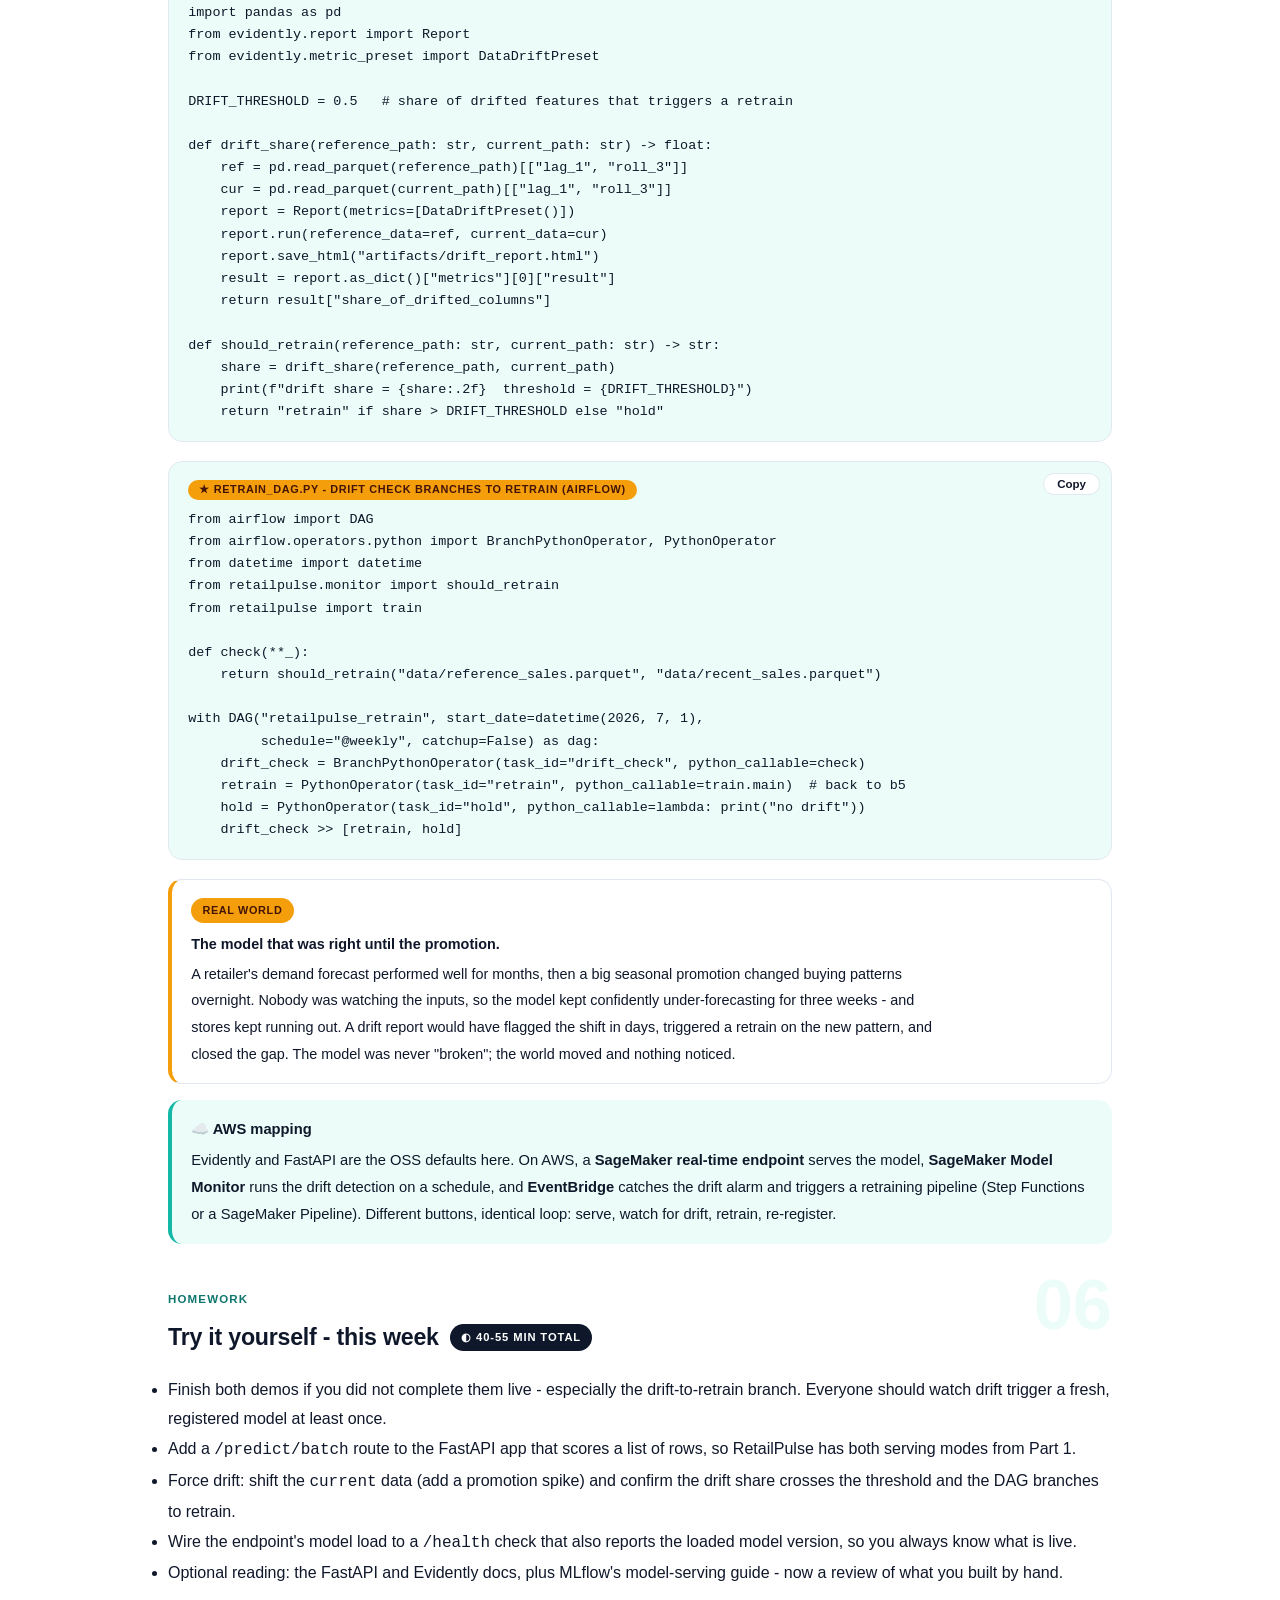
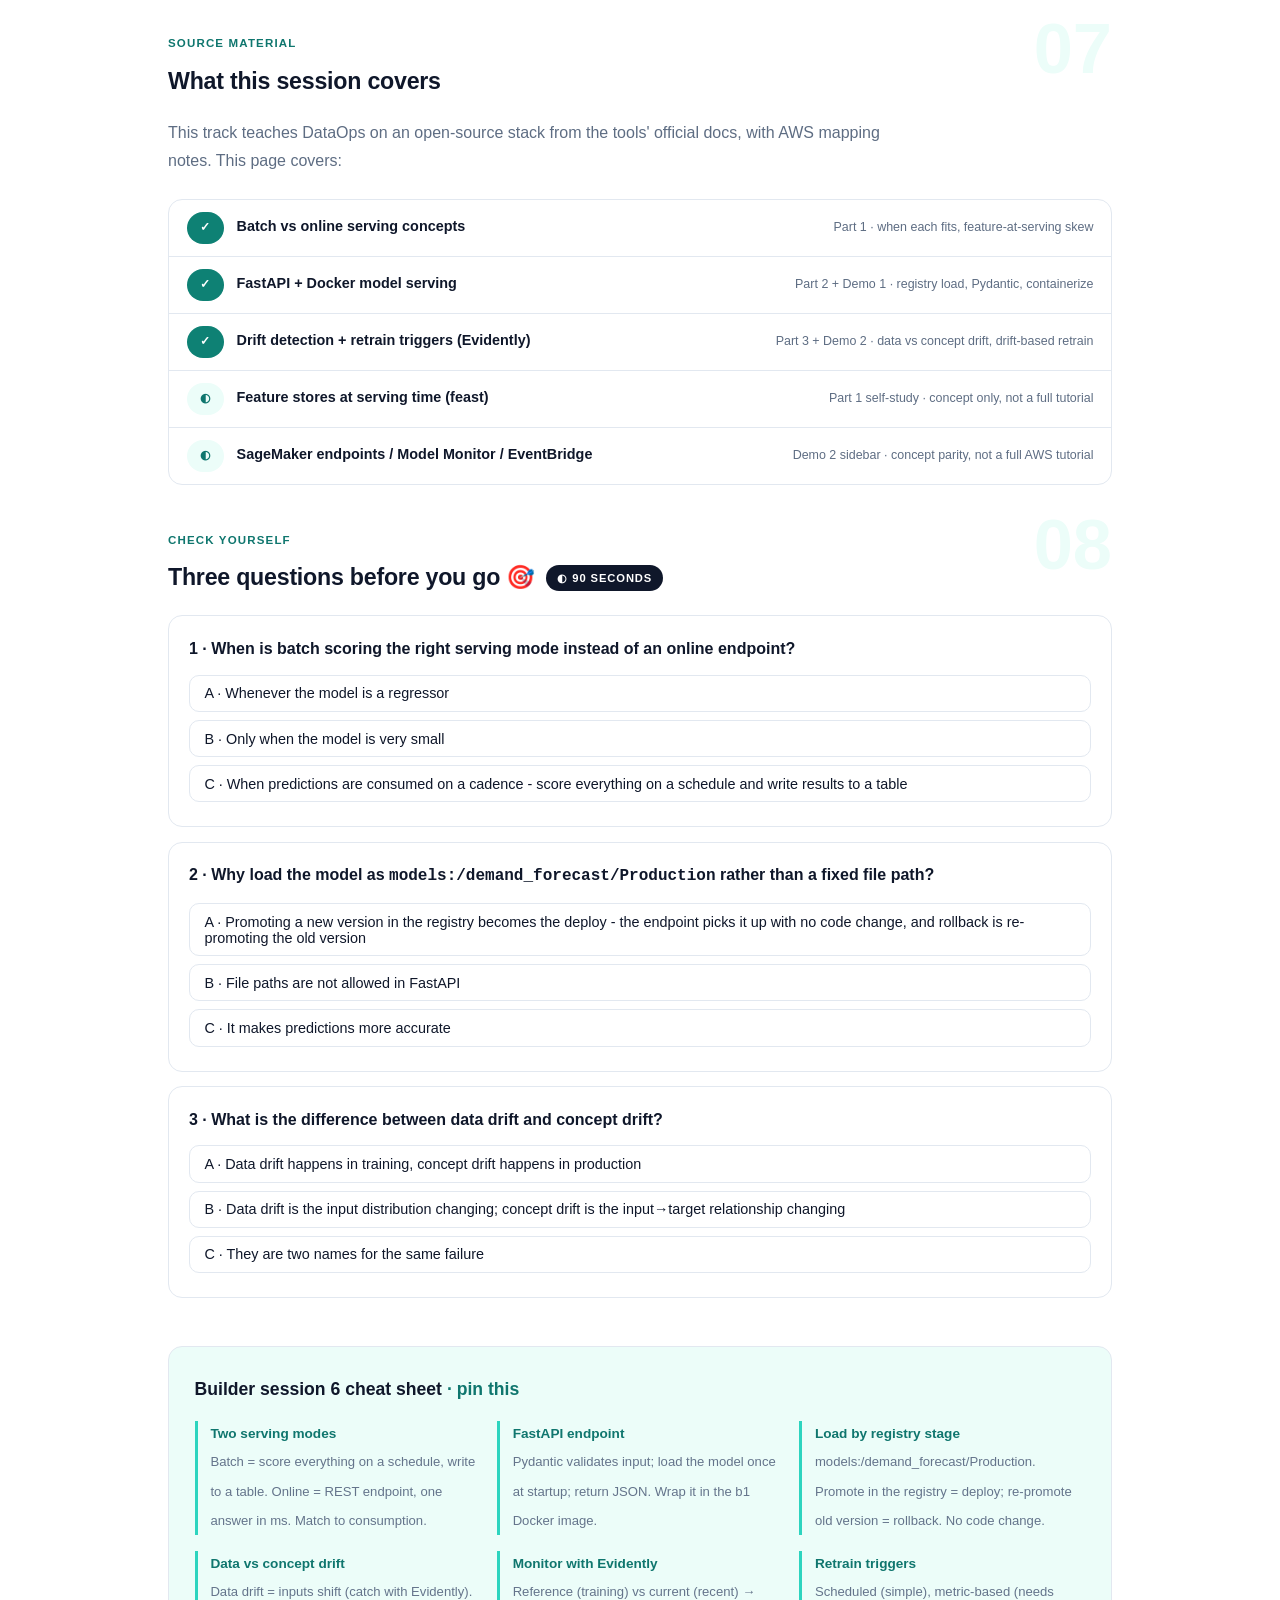
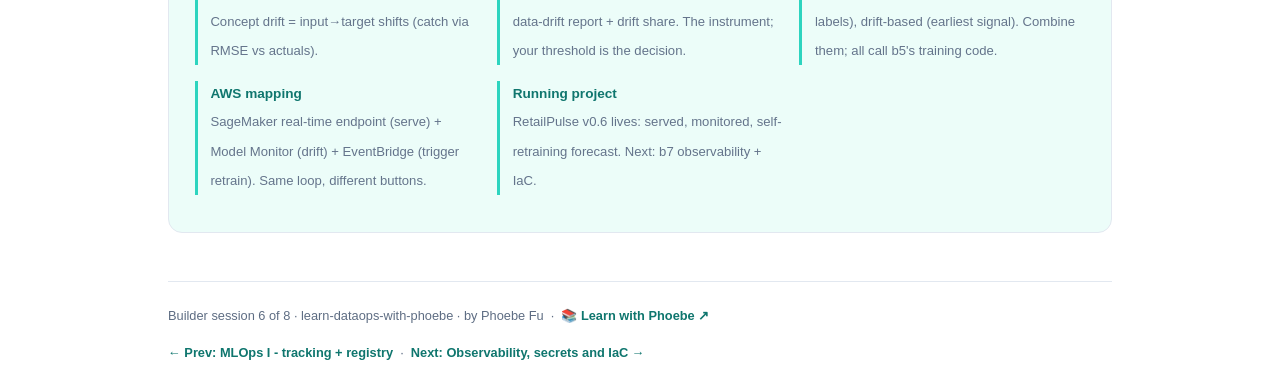
<file: courses/b6-model-deploy-monitor.html>
<!DOCTYPE html>
<html lang="en">
<head>
<meta charset="UTF-8">
<meta name="viewport" content="width=device-width, initial-scale=1.0">
<!-- social:start -->
<meta name="description" content="Builder session 6 of 8. Last session you gave RetailPulse a demand-forecast model and did it properly: every training run tracked in MLflow, the winner registered as demand_forecast and promoted to...">
<meta property="og:type" content="article">
<meta property="og:site_name" content="Learn with Phoebe">
<meta property="og:title" content="MLOps II: deploy, monitor, retrain - learn dataops with phoebe">
<meta property="og:description" content="Builder session 6 of 8. Last session you gave RetailPulse a demand-forecast model and did it properly: every training run tracked in MLflow, the winner registered as demand_forecast and promoted to...">
<meta property="og:url" content="https://phoebefu6.github.io/learn-dataops-with-phoebe/courses/b6-model-deploy-monitor.html">
<meta property="og:image" content="https://phoebefu6.github.io/learn-dataops-with-phoebe/assets/og-cover.png">
<meta property="og:image:width" content="1200">
<meta property="og:image:height" content="630">
<meta name="twitter:card" content="summary_large_image">
<meta name="twitter:title" content="MLOps II: deploy, monitor, retrain - learn dataops with phoebe">
<meta name="twitter:description" content="Builder session 6 of 8. Last session you gave RetailPulse a demand-forecast model and did it properly: every training run tracked in MLflow, the winner registered as demand_forecast and promoted to...">
<meta name="twitter:image" content="https://phoebefu6.github.io/learn-dataops-with-phoebe/assets/og-cover.png">
<!-- social:end -->
<title>Builder session 6 · MLOps II: deploy, monitor, retrain - learn dataops with phoebe</title>
<link rel="stylesheet" href="../assets/style.css?v=33">
</head>
<body>

<div class="toolbar">
  <div class="wrap">
    <span class="crumb"><a href="../index.html">learn-dataops-with-phoebe</a> / Builder session 6 of 8</span>
    <button class="btn" id="toggle-all" type="button">Expand all</button>
    <button class="btn primary" id="zoom-toggle" type="button">Projector zoom: off</button>
  </div>
</div>

<header class="masthead">
  <div class="wrap">
    <div class="eyebrow">Learn DataOps with Phoebe · Builder track · Session 6 of 8</div>
    <h1>MLOps II: <span class="accent">deploy, monitor, retrain</span></h1>
    <p class="sub">A model in a registry helps no one. Tonight RetailPulse's demand-forecast model goes to work: served behind a FastAPI endpoint, containerized so it runs anywhere, watched for drift as the world changes underneath it, and wired to retrain when the data it sees stops looking like the data it learned from. This is the loop that turns a model from a notebook trophy into a living part of the product.</p>
    <div class="chip-row">
      <span class="chip level">🟠 Builder track · hands-on</span>
      <span class="chip audience">Practitioners: DA · DE · DS · ML</span>
      <span class="chip audience">Python 3.10+ · FastAPI · Evidently · MLflow</span>
      <span class="chip time">Close the loop</span>
    </div>
    <div class="agenda">
      <span class="a1" style="flex:1">0-3 · Recap</span>
      <span class="a2" style="flex:4">3-20 · Serve · monitor · retrain</span>
      <span class="a3" style="flex:5">20-42 · Build-along: endpoint + drift</span>
      <span class="a4" style="flex:1">42-45 · Q&amp;A</span>
    </div>
  </div>
</header>

<main class="wrap">

  <!-- ============ INTRO ============ -->
  <section class="section" id="intro">
    <div class="section-kicker">
      <span class="klabel">Part 0</span>
      <h2>Where RetailPulse is tonight</h2>
    </div>
    <p class="lede">Last session you gave RetailPulse a demand-forecast model and did it properly: every training run tracked in MLflow, the winner registered as <code>demand_forecast</code> and promoted to Staging, and a model-CI gate that blocks a regressing model from merging. What you do not have yet is a way for anything to actually <em>use</em> that model, or to notice when it quietly goes stale. Tonight closes both gaps and closes the loop back to b5's training code.</p>
    <div class="legend">
      <span class="pill solid">Live - presented in session</span>
      <span class="pill light">Self-study - read after class</span>
      <span class="pill peach">★ Try it now command</span>
      <span class="pill inkpill">Open-source stack + AWS notes</span>
    </div>
    <div class="callout win">
      <strong>★ What you walk out with today</strong>
      A FastAPI <code>/predict</code> endpoint that loads the registered Production model and returns a demand forecast, containerized in a Dockerfile. An Evidently data-drift report that compares recent sales to the training reference. And a drift-triggered retrain rule - an Airflow task that, when drift crosses a threshold, kicks off b5's training run again. That is RetailPulse v0.6, and it is a full MLOps loop.
    </div>
  </section>

  <!-- ============ PART 1: BATCH VS ONLINE ============ -->
  <section class="section" id="serving-modes">
    <div class="section-kicker">
      <span class="klabel">Part 1 · covers batch vs online serving</span>
      <h2>Batch vs online serving <span class="tag concept">6 min live</span></h2>
    </div>
    <p class="lede">There are two ways to get predictions out of a model, and picking wrong makes the whole system awkward. <strong>Batch</strong> scores a big set of rows on a schedule and writes them somewhere. <strong>Online</strong> answers one request at a time over an API, in milliseconds. Most demand-forecast use cases are naturally batch - but the moment someone wants a prediction on demand, you need an endpoint too.</p>

    <figure class="zoomable">
      <svg viewBox="0 0 880 280" xmlns="http://www.w3.org/2000/svg" role="img" aria-label="Two serving modes: a scheduled batch scoring job writing to a table, and an online REST endpoint answering one request at a time">
        <style>
          .b6sT { font: 700 14px Inter, sans-serif; fill: #FFFFFF; }
          .b6sI { font: 700 14px Inter, sans-serif; fill: #0F172A; }
          .b6sL { font: 400 12px Inter, sans-serif; fill: #CCFBF1; }
          .b6sX { font: 400 12.5px Inter, sans-serif; fill: #64748B; }
          .b6sN { font: 600 14px Inter, sans-serif; fill: #431407; }
          .b6sArr { stroke: #CBD5E1; stroke-width: 2.5; fill: none; marker-end: url(#b6sAh); }
        </style>
        <defs>
          <marker id="b6sAh" markerWidth="8" markerHeight="8" refX="6" refY="3" orient="auto">
            <path d="M0,0 L6,3 L0,6" fill="none" stroke="#CBD5E1" stroke-width="1.5"/>
          </marker>
        </defs>
        <text class="b6sI" x="30" y="42">Batch scoring</text>
        <rect x="30" y="56" width="120" height="52" rx="10" fill="#134E4A"/>
        <text class="b6sT" x="52" y="86">schedule</text>
        <rect x="200" y="56" width="140" height="52" rx="10" fill="#0F766E"/>
        <text class="b6sT" x="222" y="80">score all rows</text>
        <text class="b6sL" x="222" y="98">nightly job</text>
        <rect x="390" y="56" width="130" height="52" rx="10" fill="#14B8A6"/>
        <text class="b6sI" x="412" y="80">forecasts</text>
        <text class="b6sI" x="412" y="98" font-weight="400" font-size="11">written to table</text>
        <line class="b6sArr" x1="152" y1="82" x2="198" y2="82"/>
        <line class="b6sArr" x1="342" y1="82" x2="388" y2="82"/>
        <text class="b6sX" x="30" y="132">fits: weekly restock plan for every product/region at once</text>
        <text class="b6sI" x="30" y="182">Online serving</text>
        <rect x="30" y="196" width="120" height="52" rx="10" fill="#134E4A"/>
        <text class="b6sT" x="52" y="220">request</text>
        <text class="b6sL" x="52" y="238">one product</text>
        <rect x="200" y="196" width="140" height="52" rx="10" fill="#0F766E"/>
        <text class="b6sT" x="222" y="220">REST endpoint</text>
        <text class="b6sL" x="222" y="238">/predict · ms</text>
        <rect x="390" y="196" width="130" height="52" rx="10" fill="#2DD4BF"/>
        <text class="b6sI" x="412" y="220">one answer</text>
        <text class="b6sI" x="412" y="238" font-weight="400" font-size="11">in the response</text>
        <line class="b6sArr" x1="152" y1="222" x2="198" y2="222"/>
        <line class="b6sArr" x1="342" y1="222" x2="388" y2="222"/>
        <text class="b6sX" x="560" y="150">RetailPulse ships an online</text>
        <text class="b6sX" x="560" y="170">FastAPI endpoint, with a</text>
        <text class="b6sX" x="560" y="190">batch option for the weekly plan.</text>
        <rect x="30" y="256" width="14" height="14" rx="3" fill="#F59E0B"/>
        <text class="b6sN" x="54" y="268">Pick by the question: "score everything on a cadence" = batch; "answer this one now" = online.</text>
      </svg>
      <figcaption>🔍 Click to zoom - batch scoring on a schedule versus an online endpoint per request</figcaption>
    </figure>

    <details class="card" open>
      <summary><span class="mode live">Live</span>When each mode fits - and why RetailPulse picks online<span class="mini">3 min</span><span class="caret">▶</span></summary>
      <div class="body">
        <p>The two modes are not rivals; they answer different questions:</p>
        <ul>
          <li><strong>Batch scoring:</strong> a scheduled job scores a large set at once and writes results to a table or file. Cheap, simple, no live infrastructure. Perfect when consumers read predictions on their own cadence - a nightly demand forecast feeding tomorrow's restock plan.</li>
          <li><strong>Online serving:</strong> a REST endpoint returns a prediction per request in milliseconds. Needed when the answer is required interactively - a planner tweaks an assumption in a dashboard and wants the forecast to update now.</li>
          <li><strong>Latency vs throughput:</strong> batch optimizes throughput (millions of rows, minutes are fine); online optimizes latency (one row, milliseconds matter).</li>
          <li><strong>RetailPulse's choice:</strong> we build the online FastAPI endpoint tonight because it is the harder, more reusable pattern - and we note the batch option, which is just calling the same model inside a scheduled Airflow task like the one from b2.</li>
        </ul>
        <div class="callout example">
          <span class="ex-pill">Real world</span>
          <p><strong>The endpoint that should have been a batch job.</strong> A team wrapped a demand model in a low-latency service that got called once a night by a single scheduled report. They paid for an always-on endpoint, health checks, and autoscaling to serve one request a day. The forecast never needed to be online - a batch job writing to a table would have been a tenth of the cost and half the pages. Match the serving mode to how the prediction is actually consumed.</p>
        </div>
      </div>
    </details>

    <details class="card">
      <summary><span class="mode self">Self-study</span>Where features come from at serving time<span class="mini">2 min read</span><span class="caret">▶</span></summary>
      <div class="body">
        <p>A subtle trap: the model was trained on features like <code>lag_1</code> and <code>roll_3</code>, computed from history. At serving time those features must be computed the exact same way, or you get training/serving skew - the model sees inputs it never learned on. For batch this is easy: the same feature code runs over the same table. For online it is harder: the request must either carry the features or the endpoint must look them up. Tonight the request carries them, which keeps the demo honest; a feature store (like feast) is the grown-up answer when lookups get complex.</p>
      </div>
    </details>
  </section>

  <!-- ============ PART 2: FASTAPI + DOCKER ============ -->
  <section class="section" id="serve">
    <div class="section-kicker">
      <span class="klabel">Part 2 · covers FastAPI serving + containerization</span>
      <h2>Serve the model with FastAPI + Docker <span class="tag concept">6 min live</span></h2>
    </div>
    <p class="lede">An online endpoint is a small, well-behaved web service: a request comes in, you validate it, load the registered Production model, predict, and return the number. FastAPI gives you typed request validation for free via Pydantic, and Docker - the same skill from b1 - makes the service run identically on your laptop, in CI, and in prod.</p>

    <figure class="zoomable">
      <svg viewBox="0 0 880 240" xmlns="http://www.w3.org/2000/svg" role="img" aria-label="A request hits the FastAPI predict route, which loads the registered production model, validates input, and returns a prediction">
        <style>
          .b6vT { font: 700 14px Inter, sans-serif; fill: #FFFFFF; }
          .b6vI { font: 700 14px Inter, sans-serif; fill: #0F172A; }
          .b6vL { font: 400 12px Inter, sans-serif; fill: #CCFBF1; }
          .b6vX { font: 400 12.5px Inter, sans-serif; fill: #64748B; }
          .b6vN { font: 600 14px Inter, sans-serif; fill: #431407; }
          .b6vArr { stroke: #CBD5E1; stroke-width: 2.5; fill: none; marker-end: url(#b6vAh); }
        </style>
        <defs>
          <marker id="b6vAh" markerWidth="8" markerHeight="8" refX="6" refY="3" orient="auto">
            <path d="M0,0 L6,3 L0,6" fill="none" stroke="#CBD5E1" stroke-width="1.5"/>
          </marker>
        </defs>
        <rect x="24" y="80" width="140" height="60" rx="12" fill="#134E4A"/>
        <text class="b6vT" x="46" y="106">Request</text>
        <text class="b6vL" x="46" y="126">product · region · lags</text>
        <rect x="214" y="80" width="150" height="60" rx="12" fill="#0F766E"/>
        <text class="b6vT" x="236" y="106">FastAPI /predict</text>
        <text class="b6vL" x="236" y="126">Pydantic validates</text>
        <rect x="414" y="80" width="160" height="60" rx="12" fill="#14B8A6"/>
        <text class="b6vT" x="436" y="106">Load model</text>
        <text class="b6vL" x="436" y="126">registry: Production</text>
        <rect x="624" y="80" width="150" height="60" rx="12" fill="#2DD4BF"/>
        <text class="b6vI" x="646" y="106">Prediction</text>
        <text class="b6vI" x="646" y="126" font-weight="400" font-size="11">units next period</text>
        <line class="b6vArr" x1="166" y1="110" x2="212" y2="110"/>
        <line class="b6vArr" x1="366" y1="110" x2="412" y2="110"/>
        <line class="b6vArr" x1="576" y1="110" x2="622" y2="110"/>
        <rect x="204" y="60" width="580" height="100" rx="16" fill="none" stroke="#99F6E4" stroke-width="2" stroke-dasharray="6 4"/>
        <text class="b6vX" x="214" y="184">all of this ships inside one Docker container - same image local, CI, prod</text>
        <rect x="24" y="210" width="14" height="14" rx="3" fill="#F59E0B"/>
        <text class="b6vN" x="48" y="222">Load the Production model by name, not a file path - promoting a new version needs zero code change.</text>
      </svg>
      <figcaption>🔍 Click to zoom - request → validate → load registered model → predict, all containerized</figcaption>
    </figure>

    <details class="card">
      <summary><span class="mode live">Live</span>Load from the registry, validate the input, return the number<span class="mini">3 min</span><span class="caret">▶</span></summary>
      <div class="body">
        <p>Three design choices make this endpoint production-grade rather than a toy:</p>
        <ul>
          <li><strong>Load by registry reference, not a path:</strong> ask MLflow for <code>models:/demand_forecast/Production</code>. When you promote a new version in the registry (the b5 skill), the endpoint picks it up on restart - no code change, no redeploy of new logic.</li>
          <li><strong>Validate with Pydantic:</strong> the request body is a typed model. A missing field or a string where a number belongs gets a clean 422 error, not a stack trace deep in the predict call. Bad input never reaches the model.</li>
          <li><strong>Load once, not per request:</strong> load the model at startup and keep it in memory. Loading on every request would add hundreds of milliseconds and hammer the registry.</li>
          <li><strong>Containerize:</strong> wrap it in the same <code>python:3.11-slim</code> Docker pattern from b1. The image is the unit you deploy to ECS, a VM, or Kubernetes.</li>
        </ul>
        <div class="prompt-box good"><span class="label">★ Try it now (after building the app)</span>uvicorn retailpulse.serve:app --reload
curl -s localhost:8000/predict -H "content-type: application/json" \
  -d '{"product":"widget-A","region":"north","lag_1":120,"roll_3":110}'
# expect: {"units_next_period": ...}</div>
      </div>
    </details>
  </section>

  <!-- ============ PART 3: MONITOR + RETRAIN ============ -->
  <section class="section" id="monitor">
    <div class="section-kicker">
      <span class="klabel">Part 3 · covers drift detection + retrain triggers</span>
      <h2>Monitor for drift and retrain <span class="tag concept">6 min live</span></h2>
    </div>
    <p class="lede">A deployed model degrades not because the code breaks but because the world moves. Last quarter's buying patterns are not this quarter's. Monitoring watches the live data and predictions, detects when they have drifted away from what the model was trained on, and triggers a retrain before the forecast quietly rots. This is the piece that makes the loop a loop.</p>

    <figure class="zoomable">
      <svg viewBox="0 0 880 270" xmlns="http://www.w3.org/2000/svg" role="img" aria-label="Production data drifts away from the training distribution over time; drift detection fires a threshold check that triggers retraining">
        <style>
          .b6dT { font: 700 14px Inter, sans-serif; fill: #FFFFFF; }
          .b6dI { font: 700 14px Inter, sans-serif; fill: #0F172A; }
          .b6dL { font: 400 12px Inter, sans-serif; fill: #CCFBF1; }
          .b6dX { font: 400 12.5px Inter, sans-serif; fill: #64748B; }
          .b6dN { font: 600 14px Inter, sans-serif; fill: #431407; }
          .b6dArr { stroke: #CBD5E1; stroke-width: 2.5; fill: none; marker-end: url(#b6dAh); }
          .b6dCurve { fill: none; stroke-width: 3; }
        </style>
        <defs>
          <marker id="b6dAh" markerWidth="8" markerHeight="8" refX="6" refY="3" orient="auto">
            <path d="M0,0 L6,3 L0,6" fill="none" stroke="#CBD5E1" stroke-width="1.5"/>
          </marker>
        </defs>
        <rect x="24" y="40" width="360" height="150" rx="12" fill="#ECFDF9" stroke="#99F6E4"/>
        <path class="b6dCurve" stroke="#0F766E" d="M60 150 C 110 60, 170 60, 220 150"/>
        <text class="b6dI" x="120" y="176" font-size="12" fill="#0F766E">training</text>
        <path class="b6dCurve" stroke="#F59E0B" stroke-dasharray="6 4" d="M180 150 C 240 70, 300 70, 350 150"/>
        <text class="b6dN" x="278" y="176" font-size="12">recent</text>
        <text class="b6dX" x="44" y="70">distribution shifts over time = drift</text>
        <rect x="430" y="70" width="160" height="90" rx="12" fill="#0F766E"/>
        <text class="b6dT" x="452" y="102">Drift detection</text>
        <text class="b6dL" x="452" y="126">Evidently report</text>
        <text class="b6dL" x="452" y="146">drift share = 0.6</text>
        <rect x="650" y="45" width="200" height="52" rx="12" fill="#F59E0B"/>
        <text class="b6dN" x="672" y="70" fill="#431407">share &gt; 0.5 threshold?</text>
        <text class="b6dN" x="672" y="88" fill="#431407" font-weight="400" font-size="12">yes → trigger</text>
        <rect x="650" y="118" width="200" height="52" rx="12" fill="#14B8A6"/>
        <text class="b6dI" x="672" y="144">Retrain (b5 training)</text>
        <text class="b6dI" x="672" y="162" font-weight="400" font-size="11">new run → registry</text>
        <line class="b6dArr" x1="384" y1="115" x2="428" y2="115"/>
        <line class="b6dArr" x1="590" y1="105" x2="648" y2="80"/>
        <line class="b6dArr" x1="750" y1="97" x2="750" y2="116"/>
        <path class="b6dArr" d="M650 150 C 500 220, 300 220, 200 190"/>
        <text class="b6dX" x="360" y="238">retrain feeds a fresh model back to the registry - the loop closes</text>
        <rect x="24" y="230" width="14" height="14" rx="3" fill="#F59E0B"/>
        <text class="b6dN" x="48" y="258">Drift is the smoke alarm; retraining is the response. Detect automatically, decide deliberately.</text>
      </svg>
      <figcaption>🔍 Click to zoom - drift detected against the training reference triggers a retrain that closes the loop</figcaption>
    </figure>

    <details class="card">
      <summary><span class="mode live">Live</span>Data drift vs concept drift, and monitoring with Evidently<span class="mini">3 min</span><span class="caret">▶</span></summary>
      <div class="body">
        <p>Two different things go wrong after deployment, and it helps to name them:</p>
        <ul>
          <li><strong>Data drift:</strong> the input distribution changes. A new product line, a promotion, a seasonal shift - the features arriving now look statistically different from the training features. The model may still be right in principle, but it is extrapolating.</li>
          <li><strong>Concept drift:</strong> the relationship between inputs and target changes. The same features now imply different demand - a change in customer behaviour, a competitor, a price war. Even perfect input monitoring will not catch this directly; you catch it by watching prediction quality against actuals.</li>
          <li><strong>Monitoring with Evidently:</strong> the open-source default. Point it at a <em>reference</em> dataset (your training data) and a <em>current</em> dataset (recent production data) and it produces a data-drift report - per-feature drift and an overall drift share - plus prediction monitoring. It is the measuring instrument; your threshold is the decision.</li>
        </ul>
        <table class="clean">
          <thead><tr><th>What drifted</th><th>How you notice</th><th>Response</th></tr></thead>
          <tbody>
            <tr><td>Input features (data drift)</td><td>Evidently drift share crosses threshold</td><td>Retrain on recent data</td></tr>
            <tr><td>Input→target link (concept drift)</td><td>Live RMSE vs actuals degrades</td><td>Retrain, maybe re-feature</td></tr>
            <tr><td>Nothing - just noise</td><td>Drift share below threshold</td><td>Do nothing; do not chase noise</td></tr>
          </tbody>
        </table>
      </div>
    </details>

    <details class="card">
      <summary><span class="mode self">Self-study</span>Retrain triggers: scheduled vs metric vs drift<span class="mini">2 min read</span><span class="caret">▶</span></summary>
      <div class="body">
        <p>There are three honest ways to decide when to retrain, and mature teams combine them:</p>
        <ul>
          <li><strong>Scheduled:</strong> retrain every week or month regardless. Dead simple, predictable, but wasteful when nothing changed and too slow when something changes fast.</li>
          <li><strong>Metric-based:</strong> retrain when live prediction quality (RMSE against actuals, once they arrive) drops past a threshold. Directly tied to what you care about, but needs ground-truth labels, which lag.</li>
          <li><strong>Drift-based:</strong> retrain when input drift crosses a threshold - the earliest signal, available before labels do. What you build tonight. The risk is chasing drift that does not actually hurt accuracy, so pair it with the metric check when labels arrive.</li>
        </ul>
        <p>Whichever trigger fires, it should call the <em>same</em> training code from b5 - tracked, evaluated, gated by model CI, and registered. Retraining is not a special path; it is the b5 pipeline run again on newer data.</p>
      </div>
    </details>
  </section>

  <!-- ============ DEMO 1 ============ -->
  <section class="section" id="demo-1">
    <div class="section-kicker">
      <span class="klabel">Demo 1 of 2</span>
      <h2>A FastAPI prediction service <span class="tag demo">★ 12 min · everyone builds</span></h2>
    </div>
    <p class="lede">Build <code>serve.py</code>: a FastAPI app that loads the registered Production demand-forecast model once at startup, exposes a typed <code>/predict</code> route, and returns the forecast. Then containerize it with the b1 Docker pattern and hit it with curl.</p>

    <div class="steps">
      <div class="step"><p>Add <code>fastapi</code>, <code>uvicorn</code>, and <code>pydantic</code> to <code>pyproject.toml</code>. Create <code>src/retailpulse/serve.py</code>.</p></div>
      <div class="step"><p>At module load, pull the model from the registry: <code>mlflow.pyfunc.load_model("models:/demand_forecast/Production")</code>. Load once, reuse across requests.</p></div>
      <div class="step"><p>Define a Pydantic <code>ForecastRequest</code> with the fields the model needs - <code>product</code>, <code>region</code>, <code>lag_1</code>, <code>roll_3</code>. FastAPI validates and rejects bad input automatically.</p></div>
      <div class="step"><p>Write the <code>POST /predict</code> route: turn the request into a one-row DataFrame, call <code>model.predict</code>, return the number as JSON. Add a <code>GET /health</code> that returns ok.</p></div>
      <div class="step"><p>Run it with <code>uvicorn</code>, curl the endpoint, then write the Dockerfile and <code>docker build &amp;&amp; docker run -p 8000:8000</code>. Same prediction, now in a container.</p></div>
    </div>

    <div class="prompt-box good"><span class="label">★ RetailPulse v0.6 - serve.py, the prediction service</span>import mlflow.pyfunc
import pandas as pd
from fastapi import FastAPI
from pydantic import BaseModel

app = FastAPI(title="RetailPulse demand forecast")
MODEL = mlflow.pyfunc.load_model("models:/demand_forecast/Production")  # load once

class ForecastRequest(BaseModel):
    product: str
    region: str
    lag_1: float
    roll_3: float

@app.get("/health")
def health() -&gt; dict:
    return {"status": "ok"}

@app.post("/predict")
def predict(req: ForecastRequest) -&gt; dict:
    X = pd.DataFrame([{"lag_1": req.lag_1, "roll_3": req.roll_3}])
    units = float(MODEL.predict(X)[0])
    return {"product": req.product, "region": req.region,
            "units_next_period": round(units, 1)}</div>

    <div class="prompt-box good"><span class="label">★ Dockerfile.serve - containerize the endpoint</span>FROM python:3.11-slim
WORKDIR /app
COPY pyproject.toml .
RUN pip install --no-cache-dir -e ".[serve]"
COPY src/ src/
EXPOSE 8000
CMD ["uvicorn", "retailpulse.serve:app", "--host", "0.0.0.0", "--port", "8000"]</div>

    <div class="callout tip">
      <strong>Serving tip</strong>
      Never hardcode a model version in the endpoint. Loading <code>models:/demand_forecast/Production</code> means promoting a new version in the MLflow registry - the b5 workflow - is the entire deploy. The endpoint just needs a restart, and rollback is re-promoting the previous version. Same code, no scramble.
    </div>
  </section>

  <!-- ============ DEMO 2 ============ -->
  <section class="section" id="demo-2">
    <div class="section-kicker">
      <span class="klabel">Demo 2 of 2</span>
      <h2>Drift monitoring + retrain trigger <span class="tag demo">★ 10 min · build your own</span></h2>
    </div>
    <p class="lede">Generate an Evidently data-drift report comparing recent sales to the training reference, then write a rule that triggers a retrain when the drift share crosses a threshold - as an Airflow task that calls b5's training code. This is the last link that turns RetailPulse into a self-healing loop.</p>

    <div class="steps">
      <div class="step"><p>Add <code>evidently</code> to <code>pyproject.toml</code>. Create <code>monitor.py</code> with two frames: <code>reference</code> (the training slice) and <code>current</code> (recent production sales, same feature columns).</p></div>
      <div class="step"><p>Run Evidently's <code>DataDriftPreset</code> over the two frames. Save the HTML report as an artifact and pull the overall <strong>drift share</strong> out of the report as a number.</p></div>
      <div class="step"><p>Write the trigger rule: if <code>drift_share &gt; 0.5</code>, return "retrain"; else "hold". This is deliberately simple and legible - a threshold you can defend.</p></div>
      <div class="step"><p>Wrap it in an Airflow task (reusing the b2 DAG). A <code>drift_check</code> task runs the report on a schedule; a <code>BranchPythonOperator</code> routes to a <code>retrain</code> task when drift is high.</p></div>
      <div class="step"><p>Make <code>retrain</code> call b5's <code>train.main()</code> on the newer data. The new run is tracked, gated by model CI, and registered - closing the loop back to session 5.</p></div>
    </div>

    <div class="prompt-box good"><span class="label">★ monitor.py - Evidently drift report + trigger rule</span>import pandas as pd
from evidently.report import Report
from evidently.metric_preset import DataDriftPreset

DRIFT_THRESHOLD = 0.5   # share of drifted features that triggers a retrain

def drift_share(reference_path: str, current_path: str) -&gt; float:
    ref = pd.read_parquet(reference_path)[["lag_1", "roll_3"]]
    cur = pd.read_parquet(current_path)[["lag_1", "roll_3"]]
    report = Report(metrics=[DataDriftPreset()])
    report.run(reference_data=ref, current_data=cur)
    report.save_html("artifacts/drift_report.html")
    result = report.as_dict()["metrics"][0]["result"]
    return result["share_of_drifted_columns"]

def should_retrain(reference_path: str, current_path: str) -&gt; str:
    share = drift_share(reference_path, current_path)
    print(f"drift share = {share:.2f}  threshold = {DRIFT_THRESHOLD}")
    return "retrain" if share &gt; DRIFT_THRESHOLD else "hold"</div>

    <div class="prompt-box good"><span class="label">★ retrain_dag.py - drift check branches to retrain (Airflow)</span>from airflow import DAG
from airflow.operators.python import BranchPythonOperator, PythonOperator
from datetime import datetime
from retailpulse.monitor import should_retrain
from retailpulse import train

def check(**_):
    return should_retrain("data/reference_sales.parquet", "data/recent_sales.parquet")

with DAG("retailpulse_retrain", start_date=datetime(2026, 7, 1),
         schedule="@weekly", catchup=False) as dag:
    drift_check = BranchPythonOperator(task_id="drift_check", python_callable=check)
    retrain = PythonOperator(task_id="retrain", python_callable=train.main)  # back to b5
    hold = PythonOperator(task_id="hold", python_callable=lambda: print("no drift"))
    drift_check &gt;&gt; [retrain, hold]</div>

    <div class="callout example">
      <span class="ex-pill">Real world</span>
      <p><strong>The model that was right until the promotion.</strong> A retailer's demand forecast performed well for months, then a big seasonal promotion changed buying patterns overnight. Nobody was watching the inputs, so the model kept confidently under-forecasting for three weeks - and stores kept running out. A drift report would have flagged the shift in days, triggered a retrain on the new pattern, and closed the gap. The model was never "broken"; the world moved and nothing noticed.</p>
    </div>
    <div class="callout tip">
      <strong>☁️ AWS mapping</strong>
      Evidently and FastAPI are the OSS defaults here. On AWS, a <strong>SageMaker real-time endpoint</strong> serves the model, <strong>SageMaker Model Monitor</strong> runs the drift detection on a schedule, and <strong>EventBridge</strong> catches the drift alarm and triggers a retraining pipeline (Step Functions or a SageMaker Pipeline). Different buttons, identical loop: serve, watch for drift, retrain, re-register.
    </div>
  </section>

  <!-- ============ HOMEWORK ============ -->
  <section class="section" id="exercise">
    <div class="section-kicker">
      <span class="klabel">Homework</span>
      <h2>Try it yourself - this week <span class="tag exercise">◐ 40-55 min total</span></h2>
    </div>
    <ul>
      <li>Finish both demos if you did not complete them live - especially the drift-to-retrain branch. Everyone should watch drift trigger a fresh, registered model at least once.</li>
      <li>Add a <code>/predict/batch</code> route to the FastAPI app that scores a list of rows, so RetailPulse has both serving modes from Part 1.</li>
      <li>Force drift: shift the <code>current</code> data (add a promotion spike) and confirm the drift share crosses the threshold and the DAG branches to retrain.</li>
      <li>Wire the endpoint's model load to a <code>/health</code> check that also reports the loaded model version, so you always know what is live.</li>
      <li>Optional reading: the FastAPI and Evidently docs, plus MLflow's model-serving guide - now a review of what you built by hand.</li>
    </ul>
  </section>

  <!-- ============ SOURCES ============ -->
  <section class="section" id="official">
    <div class="section-kicker">
      <span class="klabel">Source material</span>
      <h2>What this session covers</h2>
    </div>
    <p class="lede">This track teaches DataOps on an open-source stack from the tools' official docs, with AWS mapping notes. This page covers:</p>
    <div class="covered">
      <div class="covered-row"><span class="status pill solid">✓</span><span class="name">Batch vs online serving concepts</span><span class="note">Part 1 · when each fits, feature-at-serving skew</span></div>
      <div class="covered-row"><span class="status pill solid">✓</span><span class="name">FastAPI + Docker model serving</span><span class="note">Part 2 + Demo 1 · registry load, Pydantic, containerize</span></div>
      <div class="covered-row"><span class="status pill solid">✓</span><span class="name">Drift detection + retrain triggers (Evidently)</span><span class="note">Part 3 + Demo 2 · data vs concept drift, drift-based retrain</span></div>
      <div class="covered-row"><span class="status pill light">◐</span><span class="name">Feature stores at serving time (feast)</span><span class="note">Part 1 self-study · concept only, not a full tutorial</span></div>
      <div class="covered-row"><span class="status pill light">◐</span><span class="name">SageMaker endpoints / Model Monitor / EventBridge</span><span class="note">Demo 2 sidebar · concept parity, not a full AWS tutorial</span></div>
    </div>
  </section>

  <!-- ============ QUIZ ============ -->
  <section class="section" id="quiz">
    <div class="section-kicker">
      <span class="klabel">Check yourself</span>
      <h2>Three questions before you go 🎯 <span class="tag exercise">◐ 90 seconds</span></h2>
    </div>
    <div class="quiz-q" data-answer="2">
      <p class="qtext">1 · When is batch scoring the right serving mode instead of an online endpoint?</p>
      <button class="qopt" type="button">A · Whenever the model is a regressor</button>
      <button class="qopt" type="button">B · Only when the model is very small</button>
      <button class="qopt" type="button">C · When predictions are consumed on a cadence - score everything on a schedule and write results to a table</button>
      <p class="qwhy">Batch optimizes throughput for scheduled consumption; online optimizes latency for interactive requests. Match the mode to how the prediction is actually used, not to the model type.</p>
    </div>
    <div class="quiz-q" data-answer="0">
      <p class="qtext">2 · Why load the model as <code>models:/demand_forecast/Production</code> rather than a fixed file path?</p>
      <button class="qopt" type="button">A · Promoting a new version in the registry becomes the deploy - the endpoint picks it up with no code change, and rollback is re-promoting the old version</button>
      <button class="qopt" type="button">B · File paths are not allowed in FastAPI</button>
      <button class="qopt" type="button">C · It makes predictions more accurate</button>
      <p class="qwhy">Loading by registry stage decouples the serving code from any specific model version. Deploy and rollback happen in the registry, not in a redeploy of new logic.</p>
    </div>
    <div class="quiz-q" data-answer="1">
      <p class="qtext">3 · What is the difference between data drift and concept drift?</p>
      <button class="qopt" type="button">A · Data drift happens in training, concept drift happens in production</button>
      <button class="qopt" type="button">B · Data drift is the input distribution changing; concept drift is the input→target relationship changing</button>
      <button class="qopt" type="button">C · They are two names for the same failure</button>
      <p class="qwhy">Data drift you catch by comparing input distributions (Evidently). Concept drift you catch by watching prediction quality against actuals - the same inputs now imply different demand.</p>
    </div>
    <p class="quiz-score"></p>
  </section>

  <!-- ============ CHEAT SHEET ============ -->
  <section class="cheat" id="cheatsheet">
    <h3>Builder session 6 cheat sheet <span>· pin this</span></h3>
    <div class="grid-2">
      <div class="cheat-item"><b>Two serving modes</b><span>Batch = score everything on a schedule, write to a table. Online = REST endpoint, one answer in ms. Match to consumption.</span></div>
      <div class="cheat-item"><b>FastAPI endpoint</b><span>Pydantic validates input; load the model once at startup; return JSON. Wrap it in the b1 Docker image.</span></div>
      <div class="cheat-item"><b>Load by registry stage</b><span>models:/demand_forecast/Production. Promote in the registry = deploy; re-promote old version = rollback. No code change.</span></div>
      <div class="cheat-item"><b>Data vs concept drift</b><span>Data drift = inputs shift (catch with Evidently). Concept drift = input→target shifts (catch via RMSE vs actuals).</span></div>
      <div class="cheat-item"><b>Monitor with Evidently</b><span>Reference (training) vs current (recent) → data-drift report + drift share. The instrument; your threshold is the decision.</span></div>
      <div class="cheat-item"><b>Retrain triggers</b><span>Scheduled (simple), metric-based (needs labels), drift-based (earliest signal). Combine them; all call b5's training code.</span></div>
      <div class="cheat-item"><b>AWS mapping</b><span>SageMaker real-time endpoint (serve) + Model Monitor (drift) + EventBridge (trigger retrain). Same loop, different buttons.</span></div>
      <div class="cheat-item"><b>Running project</b><span>RetailPulse v0.6 lives: served, monitored, self-retraining forecast. Next: b7 observability + IaC.</span></div>
    </div>
  </section>

  <footer class="pagefoot">
    <span>Builder session 6 of 8 · learn-dataops-with-phoebe · by Phoebe Fu &nbsp;·&nbsp; 📚 <a href="https://phoebefu6.github.io/learn-with-phoebe/">Learn with Phoebe ↗</a></span>
    <span><a href="b5-experiment-tracking.html">← Prev: MLOps I - tracking + registry</a> &nbsp;·&nbsp; <a href="b7-observability-iac.html">Next: Observability, secrets and IaC →</a></span>
  </footer>

</main>

<script src="../assets/app.js?v=31"></script>
</body>
</html>
</file>
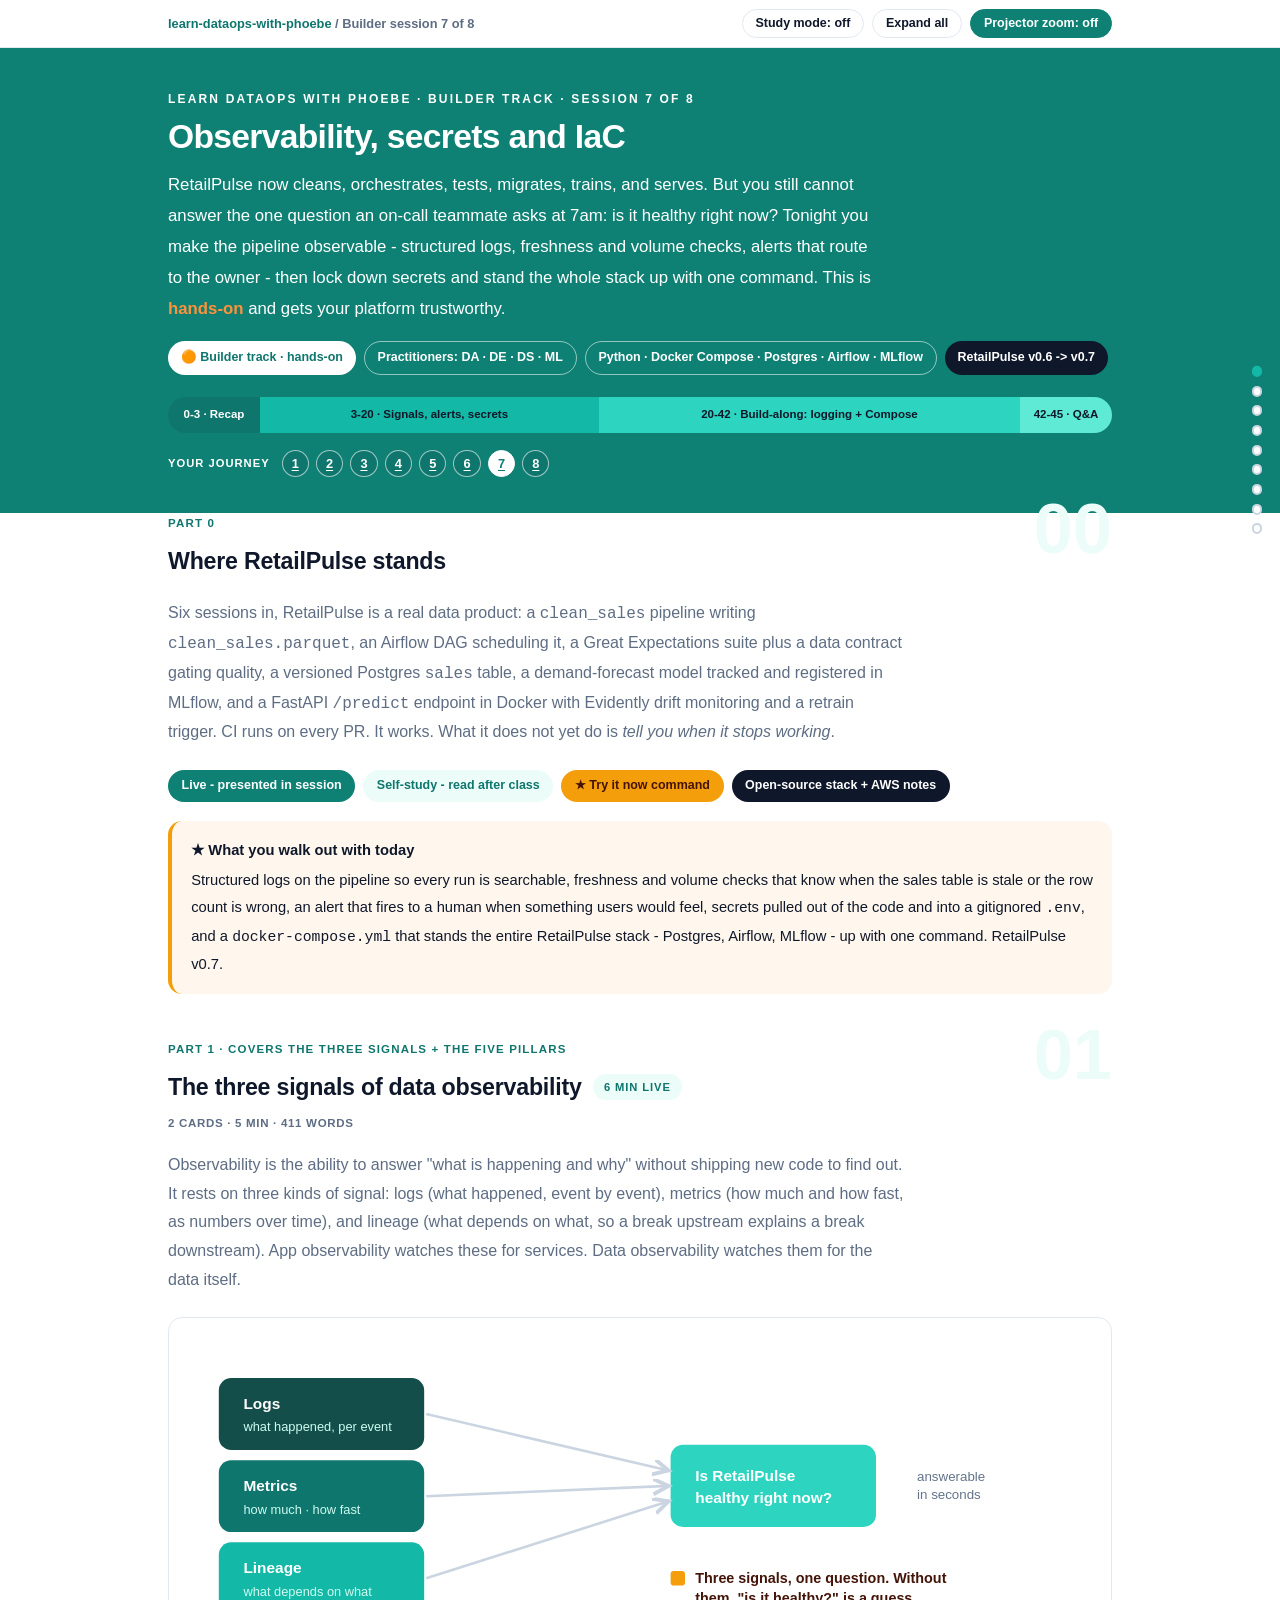
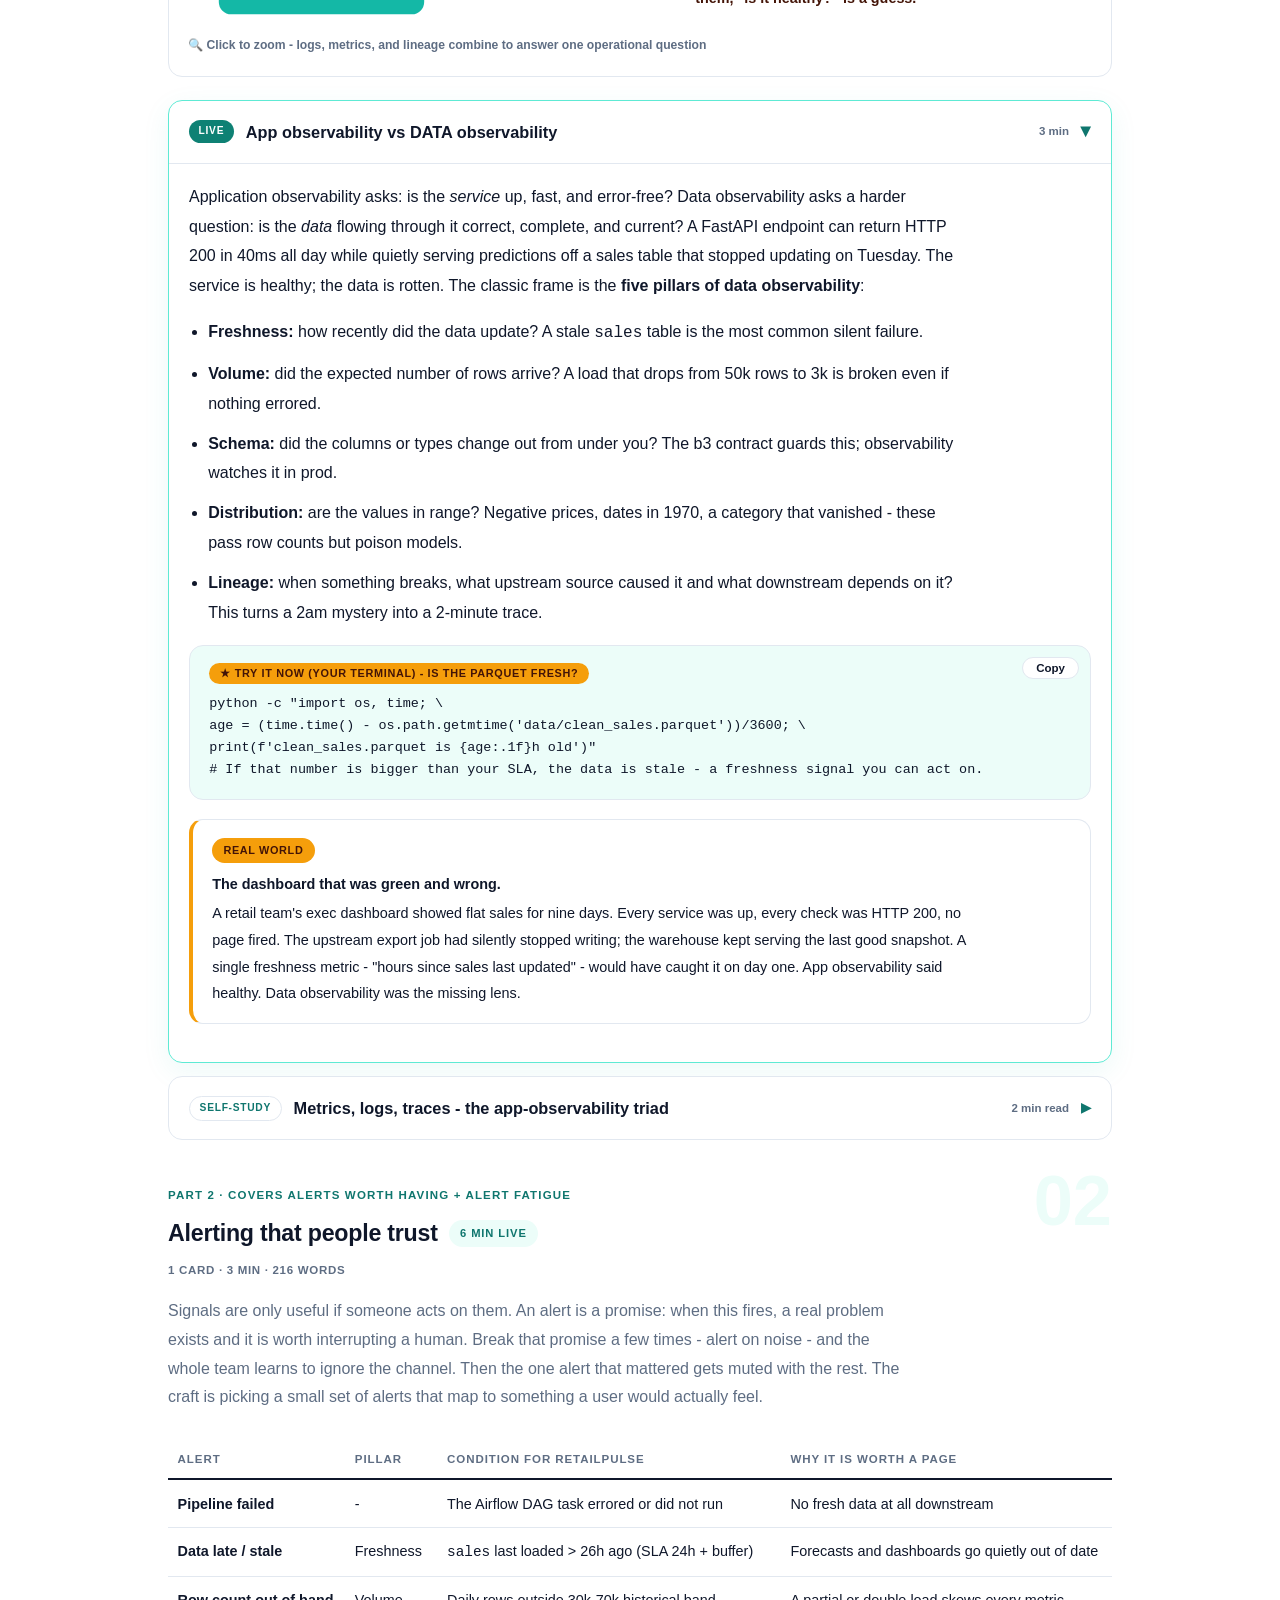
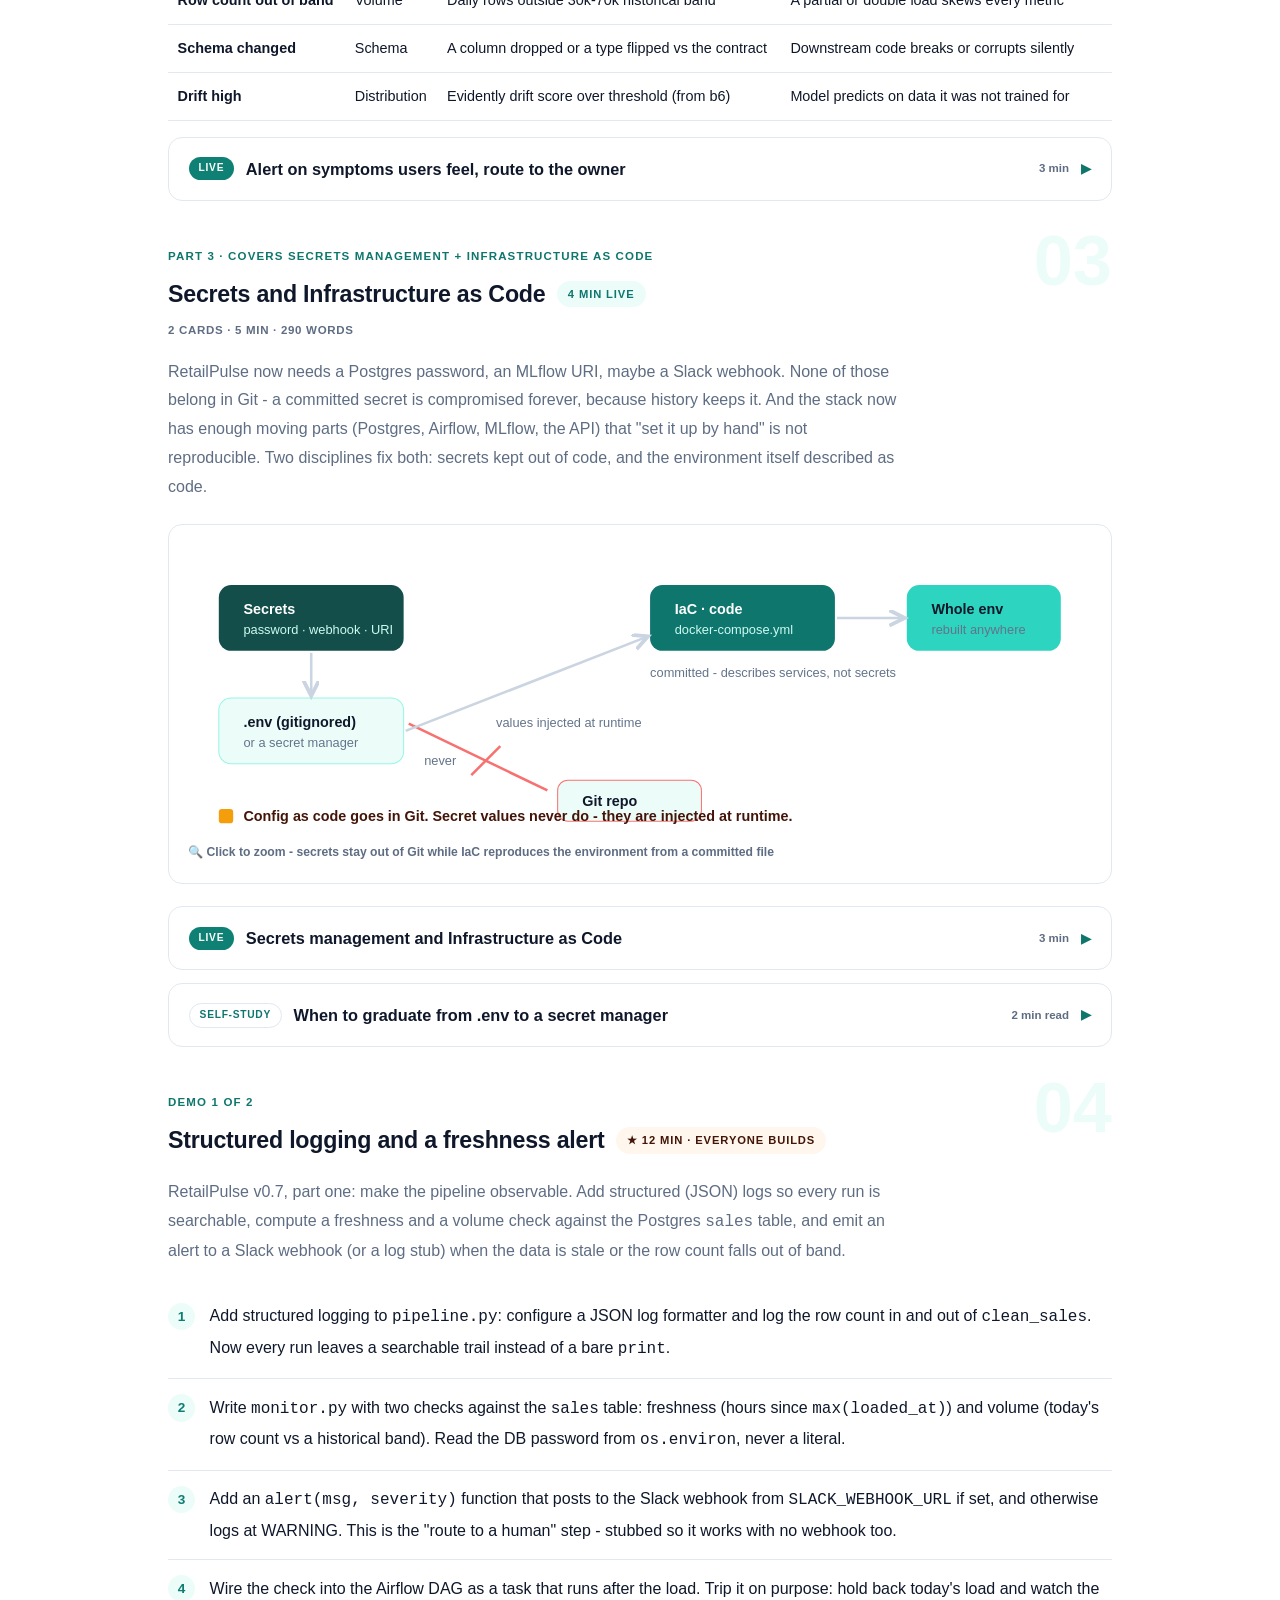
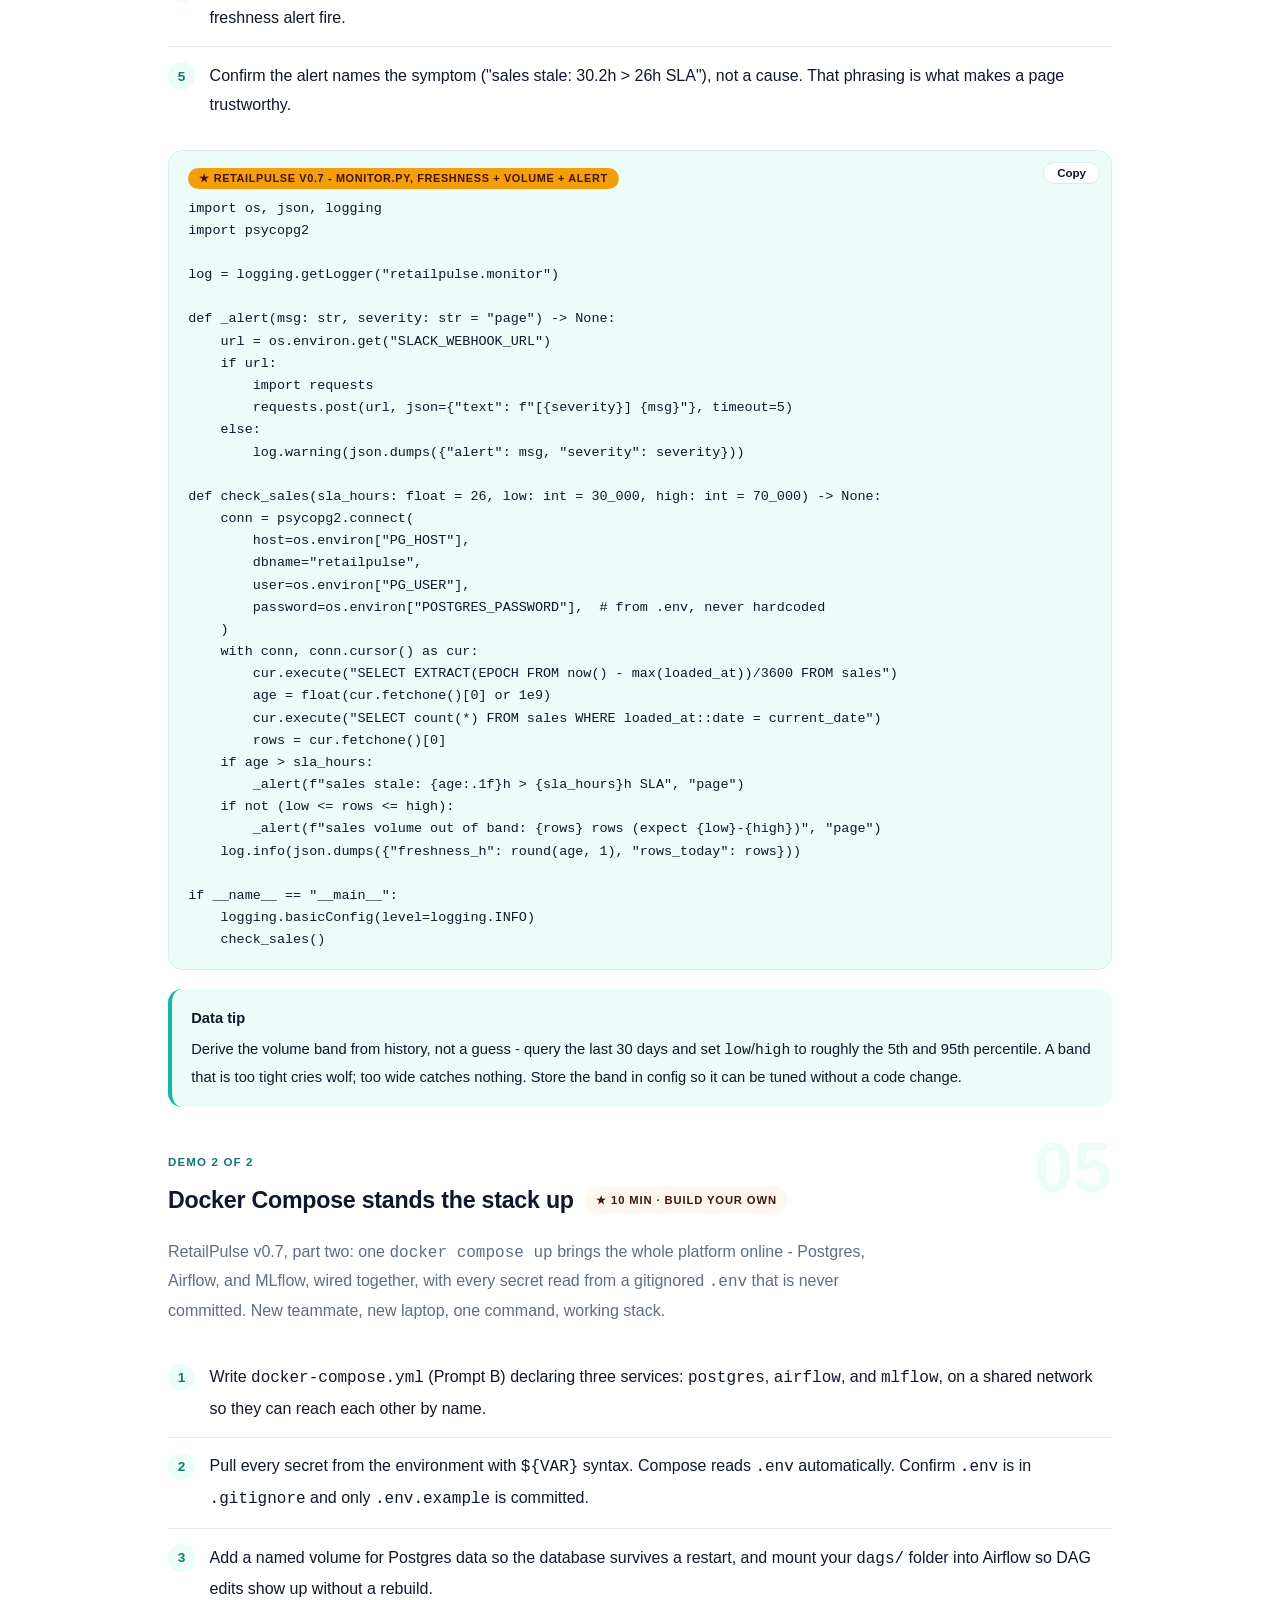
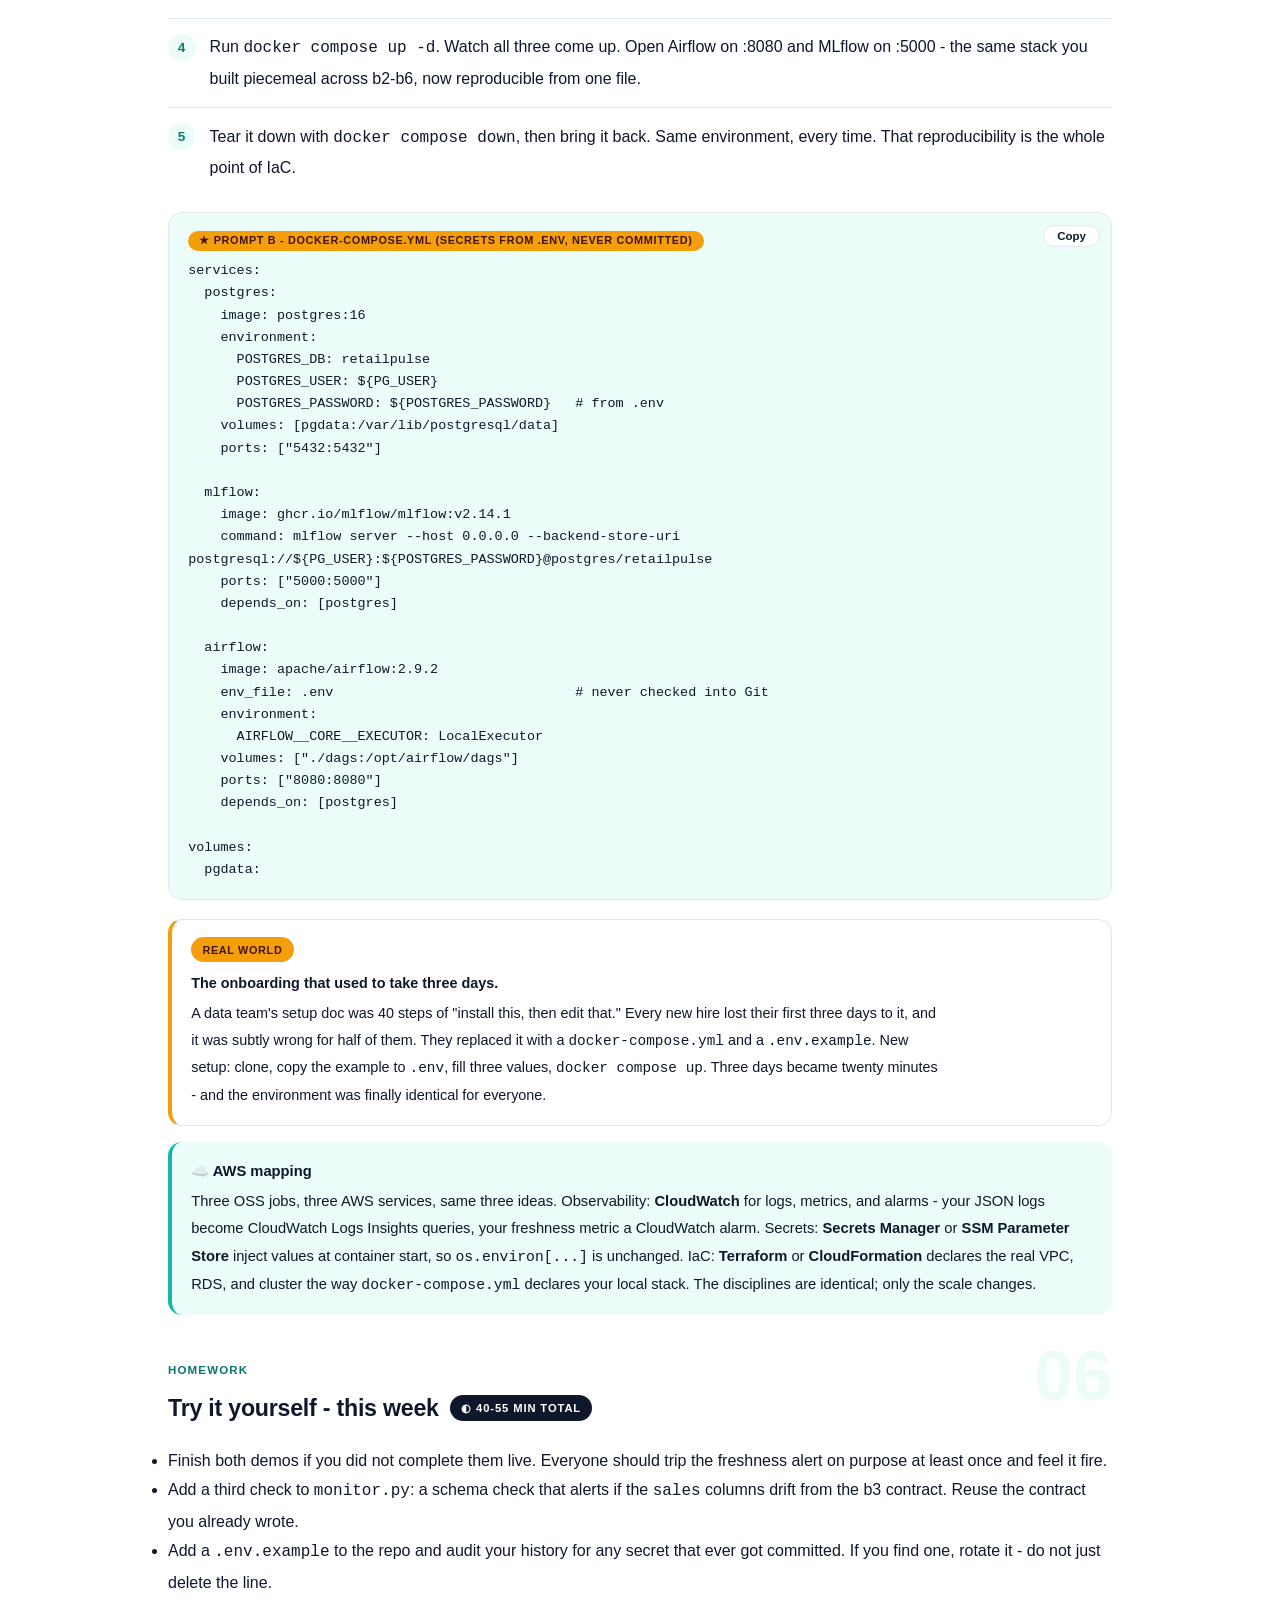
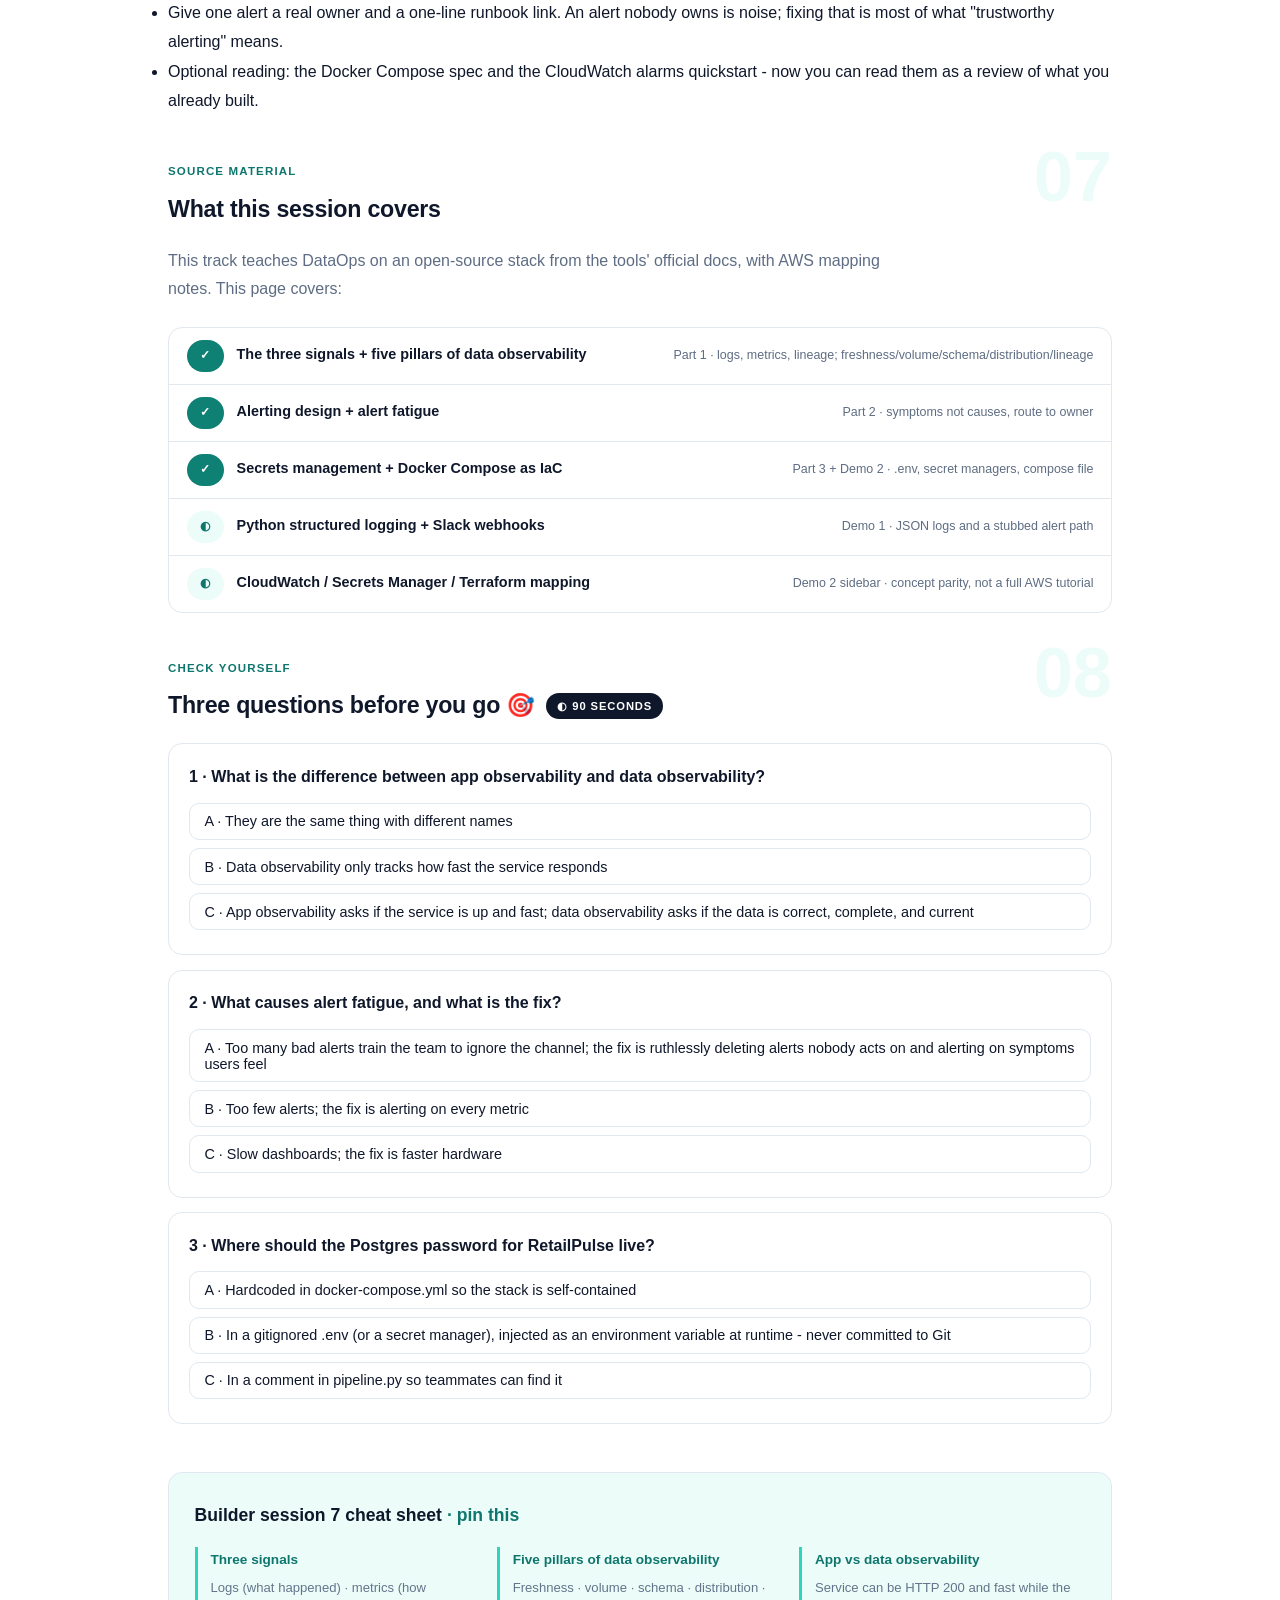
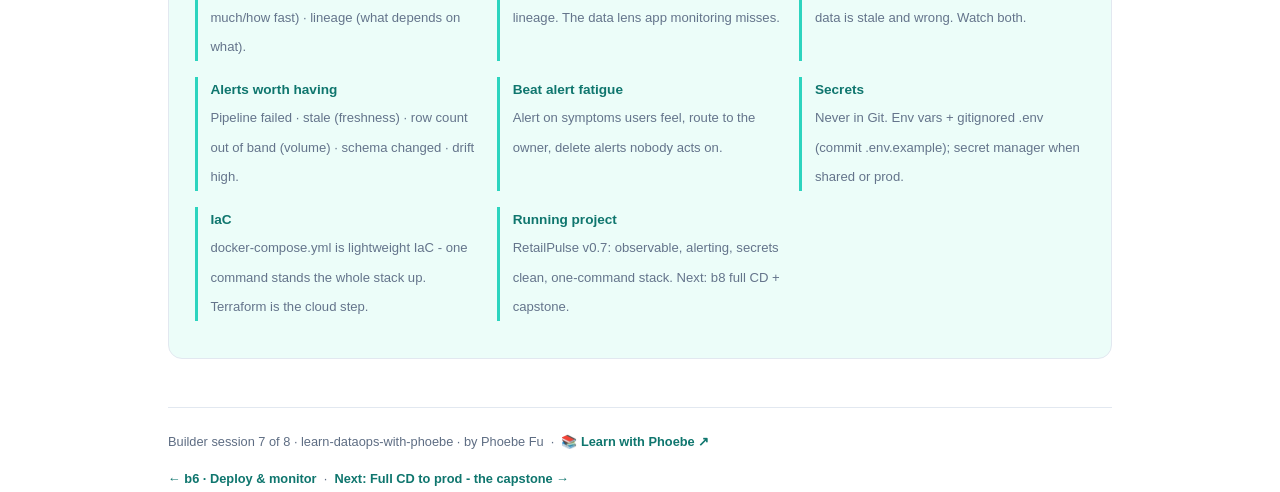
<file: courses/b7-observability-iac.html>
<!DOCTYPE html>
<html lang="en">
<head>
<meta charset="UTF-8">
<meta name="viewport" content="width=device-width, initial-scale=1.0">
<!-- social:start -->
<meta name="description" content="Builder session 7 of 8. Six sessions in, RetailPulse is a real data product: a clean_sales pipeline writing clean_sales.parquet , an Airflow DAG scheduling it, a Great Expectations suite plus a data...">
<meta property="og:type" content="article">
<meta property="og:site_name" content="Learn with Phoebe">
<meta property="og:title" content="Observability, secrets and IaC - learn dataops with phoebe">
<meta property="og:description" content="Builder session 7 of 8. Six sessions in, RetailPulse is a real data product: a clean_sales pipeline writing clean_sales.parquet , an Airflow DAG scheduling it, a Great Expectations suite plus a data...">
<meta property="og:url" content="https://phoebefu6.github.io/learn-dataops-with-phoebe/courses/b7-observability-iac.html">
<meta property="og:image" content="https://phoebefu6.github.io/learn-dataops-with-phoebe/assets/og-cover.png">
<meta property="og:image:width" content="1200">
<meta property="og:image:height" content="630">
<meta name="twitter:card" content="summary_large_image">
<meta name="twitter:title" content="Observability, secrets and IaC - learn dataops with phoebe">
<meta name="twitter:description" content="Builder session 7 of 8. Six sessions in, RetailPulse is a real data product: a clean_sales pipeline writing clean_sales.parquet , an Airflow DAG scheduling it, a Great Expectations suite plus a data...">
<meta name="twitter:image" content="https://phoebefu6.github.io/learn-dataops-with-phoebe/assets/og-cover.png">
<!-- social:end -->
<title>Builder session 7 · Observability, secrets and IaC - learn dataops with phoebe</title>
<link rel="stylesheet" href="../assets/style.css?v=33">
</head>
<body>

<div class="toolbar">
  <div class="wrap">
    <span class="crumb"><a href="../index.html">learn-dataops-with-phoebe</a> / Builder session 7 of 8</span>
    <button class="btn" id="toggle-all" type="button">Expand all</button>
    <button class="btn primary" id="zoom-toggle" type="button">Projector zoom: off</button>
  </div>
</div>

<header class="masthead">
  <div class="wrap">
    <div class="eyebrow">Learn DataOps with Phoebe · Builder track · Session 7 of 8</div>
    <h1>Observability, <span class="accent">secrets and IaC</span></h1>
    <p class="sub">RetailPulse now cleans, orchestrates, tests, migrates, trains, and serves. But you still cannot answer the one question an on-call teammate asks at 7am: is it healthy right now? Tonight you make the pipeline observable - structured logs, freshness and volume checks, alerts that route to the owner - then lock down secrets and stand the whole stack up with one command. This is <span style="color:#FB923C;font-weight:700">hands-on</span> and gets your platform trustworthy.</p>
    <div class="chip-row">
      <span class="chip level">🟠 Builder track · hands-on</span>
      <span class="chip audience">Practitioners: DA · DE · DS · ML</span>
      <span class="chip audience">Python · Docker Compose · Postgres · Airflow · MLflow</span>
      <span class="chip time">RetailPulse v0.6 -> v0.7</span>
    </div>
    <div class="agenda">
      <span class="a1" style="flex:1">0-3 · Recap</span>
      <span class="a2" style="flex:4">3-20 · Signals, alerts, secrets</span>
      <span class="a3" style="flex:5">20-42 · Build-along: logging + Compose</span>
      <span class="a4" style="flex:1">42-45 · Q&amp;A</span>
    </div>
  </div>
</header>

<main class="wrap">

  <!-- ============ INTRO ============ -->
  <section class="section" id="intro">
    <div class="section-kicker">
      <span class="klabel">Part 0</span>
      <h2>Where RetailPulse stands</h2>
    </div>
    <p class="lede">Six sessions in, RetailPulse is a real data product: a <code>clean_sales</code> pipeline writing <code>clean_sales.parquet</code>, an Airflow DAG scheduling it, a Great Expectations suite plus a data contract gating quality, a versioned Postgres <code>sales</code> table, a demand-forecast model tracked and registered in MLflow, and a FastAPI <code>/predict</code> endpoint in Docker with Evidently drift monitoring and a retrain trigger. CI runs on every PR. It works. What it does not yet do is <em>tell you when it stops working</em>.</p>
    <div class="legend">
      <span class="pill solid">Live - presented in session</span>
      <span class="pill light">Self-study - read after class</span>
      <span class="pill peach">★ Try it now command</span>
      <span class="pill inkpill">Open-source stack + AWS notes</span>
    </div>
    <div class="callout win">
      <strong>★ What you walk out with today</strong>
      Structured logs on the pipeline so every run is searchable, freshness and volume checks that know when the sales table is stale or the row count is wrong, an alert that fires to a human when something users would feel, secrets pulled out of the code and into a gitignored <code>.env</code>, and a <code>docker-compose.yml</code> that stands the entire RetailPulse stack - Postgres, Airflow, MLflow - up with one command. RetailPulse v0.7.
    </div>
  </section>

  <!-- ============ PART 1: THREE SIGNALS ============ -->
  <section class="section" id="signals">
    <div class="section-kicker">
      <span class="klabel">Part 1 · covers the three signals + the five pillars</span>
      <h2>The three signals of data observability <span class="tag concept">6 min live</span></h2>
    </div>
    <p class="lede">Observability is the ability to answer "what is happening and why" without shipping new code to find out. It rests on three kinds of signal: logs (what happened, event by event), metrics (how much and how fast, as numbers over time), and lineage (what depends on what, so a break upstream explains a break downstream). App observability watches these for services. Data observability watches them for the data itself.</p>

    <figure class="zoomable">
      <svg viewBox="0 0 880 280" xmlns="http://www.w3.org/2000/svg" role="img" aria-label="Three signals of observability feeding a single question: logs for what happened, metrics for how much and how fast, lineage for what depends on what">
        <style>
          .b7sT { font: 700 15px Inter, sans-serif; fill: #FFFFFF; }
          .b7sL { font: 400 12.5px Inter, sans-serif; fill: #CCFBF1; }
          .b7sX { font: 400 13px Inter, sans-serif; fill: #64748B; }
          .b7sN { font: 600 14px Inter, sans-serif; fill: #431407; }
          .b7sArr { stroke: #CBD5E1; stroke-width: 2.5; fill: none; marker-end: url(#b7sAh); }
        </style>
        <defs>
          <marker id="b7sAh" markerWidth="8" markerHeight="8" refX="6" refY="3" orient="auto">
            <path d="M0,0 L6,3 L0,6" fill="none" stroke="#CBD5E1" stroke-width="1.5"/>
          </marker>
        </defs>
        <rect x="30" y="40" width="200" height="70" rx="12" fill="#134E4A"/>
        <text class="b7sT" x="54" y="70">Logs</text>
        <text class="b7sL" x="54" y="92">what happened, per event</text>
        <rect x="30" y="120" width="200" height="70" rx="12" fill="#0F766E"/>
        <text class="b7sT" x="54" y="150">Metrics</text>
        <text class="b7sL" x="54" y="172">how much · how fast</text>
        <rect x="30" y="200" width="200" height="70" rx="12" fill="#14B8A6"/>
        <text class="b7sT" x="54" y="230">Lineage</text>
        <text class="b7sL" x="54" y="252">what depends on what</text>
        <rect x="470" y="105" width="200" height="80" rx="12" fill="#2DD4BF"/>
        <text class="b7sT" x="494" y="140" fill="#0F172A">Is RetailPulse</text>
        <text class="b7sT" x="494" y="162" fill="#0F172A">healthy right now?</text>
        <line class="b7sArr" x1="232" y1="75" x2="468" y2="130"/>
        <line class="b7sArr" x1="232" y1="155" x2="468" y2="145"/>
        <line class="b7sArr" x1="232" y1="235" x2="468" y2="160"/>
        <text class="b7sX" x="710" y="140">answerable</text>
        <text class="b7sX" x="710" y="158">in seconds</text>
        <rect x="30" y="230" width="0" height="0"/>
        <rect x="470" y="228" width="14" height="14" rx="3" fill="#F59E0B"/>
        <text class="b7sN" x="494" y="240">Three signals, one question. Without</text>
        <text class="b7sN" x="494" y="259">them, "is it healthy?" is a guess.</text>
      </svg>
      <figcaption>🔍 Click to zoom - logs, metrics, and lineage combine to answer one operational question</figcaption>
    </figure>

    <details class="card" open>
      <summary><span class="mode live">Live</span>App observability vs DATA observability<span class="mini">3 min</span><span class="caret">▶</span></summary>
      <div class="body">
        <p>Application observability asks: is the <em>service</em> up, fast, and error-free? Data observability asks a harder question: is the <em>data</em> flowing through it correct, complete, and current? A FastAPI endpoint can return HTTP 200 in 40ms all day while quietly serving predictions off a sales table that stopped updating on Tuesday. The service is healthy; the data is rotten. The classic frame is the <strong>five pillars of data observability</strong>:</p>
        <ul>
          <li><strong>Freshness:</strong> how recently did the data update? A stale <code>sales</code> table is the most common silent failure.</li>
          <li><strong>Volume:</strong> did the expected number of rows arrive? A load that drops from 50k rows to 3k is broken even if nothing errored.</li>
          <li><strong>Schema:</strong> did the columns or types change out from under you? The b3 contract guards this; observability watches it in prod.</li>
          <li><strong>Distribution:</strong> are the values in range? Negative prices, dates in 1970, a category that vanished - these pass row counts but poison models.</li>
          <li><strong>Lineage:</strong> when something breaks, what upstream source caused it and what downstream depends on it? This turns a 2am mystery into a 2-minute trace.</li>
        </ul>
        <div class="prompt-box good"><span class="label">★ Try it now (your terminal) - is the parquet fresh?</span>python -c "import os, time; \
age = (time.time() - os.path.getmtime('data/clean_sales.parquet'))/3600; \
print(f'clean_sales.parquet is {age:.1f}h old')"
# If that number is bigger than your SLA, the data is stale - a freshness signal you can act on.</div>
        <div class="callout example">
          <span class="ex-pill">Real world</span>
          <p><strong>The dashboard that was green and wrong.</strong> A retail team's exec dashboard showed flat sales for nine days. Every service was up, every check was HTTP 200, no page fired. The upstream export job had silently stopped writing; the warehouse kept serving the last good snapshot. A single freshness metric - "hours since sales last updated" - would have caught it on day one. App observability said healthy. Data observability was the missing lens.</p>
        </div>
      </div>
    </details>

    <details class="card">
      <summary><span class="mode self">Self-study</span>Metrics, logs, traces - the app-observability triad<span class="mini">2 min read</span><span class="caret">▶</span></summary>
      <div class="body">
        <p>In service land the triad is metrics, logs, and traces. Data land renames the third to lineage, but the discipline is the same: emit numbers you can chart, events you can search, and dependency links you can walk. For RetailPulse tonight you build the first two by hand - structured logs and a couple of metrics - because feeling them is how you learn what a paid observability platform is actually doing for you later.</p>
        <table class="clean">
          <thead><tr><th>Signal</th><th>Service question</th><th>Data question for RetailPulse</th></tr></thead>
          <tbody>
            <tr><td>Logs</td><td>What did the code do?</td><td>Did the cleaning step drop rows, and how many?</td></tr>
            <tr><td>Metrics</td><td>Latency, error rate</td><td>Freshness hours, row count, null rate</td></tr>
            <tr><td>Lineage / traces</td><td>Which call failed?</td><td>Which source table caused the bad forecast?</td></tr>
          </tbody>
        </table>
      </div>
    </details>
  </section>

  <!-- ============ PART 2: ALERTING ============ -->
  <section class="section" id="alerting">
    <div class="section-kicker">
      <span class="klabel">Part 2 · covers alerts worth having + alert fatigue</span>
      <h2>Alerting that people trust <span class="tag concept">6 min live</span></h2>
    </div>
    <p class="lede">Signals are only useful if someone acts on them. An alert is a promise: when this fires, a real problem exists and it is worth interrupting a human. Break that promise a few times - alert on noise - and the whole team learns to ignore the channel. Then the one alert that mattered gets muted with the rest. The craft is picking a small set of alerts that map to something a user would actually feel.</p>

    <table class="clean">
      <thead><tr><th>Alert</th><th>Pillar</th><th>Condition for RetailPulse</th><th>Why it is worth a page</th></tr></thead>
      <tbody>
        <tr><td>Pipeline failed</td><td>-</td><td>The Airflow DAG task errored or did not run</td><td>No fresh data at all downstream</td></tr>
        <tr><td>Data late / stale</td><td>Freshness</td><td><code>sales</code> last loaded &gt; 26h ago (SLA 24h + buffer)</td><td>Forecasts and dashboards go quietly out of date</td></tr>
        <tr><td>Row count out of band</td><td>Volume</td><td>Daily rows outside 30k-70k historical band</td><td>A partial or double load skews every metric</td></tr>
        <tr><td>Schema changed</td><td>Schema</td><td>A column dropped or a type flipped vs the contract</td><td>Downstream code breaks or corrupts silently</td></tr>
        <tr><td>Drift high</td><td>Distribution</td><td>Evidently drift score over threshold (from b6)</td><td>Model predicts on data it was not trained for</td></tr>
      </tbody>
    </table>

    <details class="card">
      <summary><span class="mode live">Live</span>Alert on symptoms users feel, route to the owner<span class="mini">3 min</span><span class="caret">▶</span></summary>
      <div class="body">
        <p>Two rules save you from the alert-fatigue trap:</p>
        <ul>
          <li><strong>Alert on symptoms, not causes.</strong> "Sales data is 30 hours stale" is a symptom a user feels. "CPU on the worker hit 80%" is a cause that may or may not matter. Page on the first; put the second on a dashboard you look at when investigating.</li>
          <li><strong>Route to the owner.</strong> An alert with no clear owner is noise by design. Each RetailPulse alert names the person or team who can fix it and links straight to the runbook. If nobody owns it, do not alert on it - delete the check or assign the owner first.</li>
          <li><strong>Make every alert actionable.</strong> If the honest response to an alert is "yeah, that happens sometimes," it is not an alert, it is a log line. Tune the threshold or drop it.</li>
          <li><strong>Severity tiers.</strong> Page (wake someone) for "users are affected now." Ticket (business hours) for "will be a problem soon." Log (no notification) for everything else.</li>
        </ul>
        <div class="callout tip">
          <strong>The anti-pattern: alert fatigue</strong>
          A channel that fires 40 times a day trains everyone to ignore it. The failure is not too few alerts - it is too many bad ones. Ruthlessly delete alerts nobody acts on. A quiet alert channel where every message means "go look now" is worth more than a firehose.
        </div>
      </div>
    </details>
  </section>

  <!-- ============ PART 3: SECRETS + IaC ============ -->
  <section class="section" id="secrets-iac">
    <div class="section-kicker">
      <span class="klabel">Part 3 · covers secrets management + Infrastructure as Code</span>
      <h2>Secrets and Infrastructure as Code <span class="tag concept">4 min live</span></h2>
    </div>
    <p class="lede">RetailPulse now needs a Postgres password, an MLflow URI, maybe a Slack webhook. None of those belong in Git - a committed secret is compromised forever, because history keeps it. And the stack now has enough moving parts (Postgres, Airflow, MLflow, the API) that "set it up by hand" is not reproducible. Two disciplines fix both: secrets kept out of code, and the environment itself described as code.</p>

    <figure class="zoomable">
      <svg viewBox="0 0 880 280" xmlns="http://www.w3.org/2000/svg" role="img" aria-label="Secrets stay out of Git in a gitignored env file or secret manager while Infrastructure as Code reproduces the whole environment from a committed compose file">
        <style>
          .b7iT { font: 700 14px Inter, sans-serif; fill: #FFFFFF; }
          .b7iI { font: 700 14px Inter, sans-serif; fill: #0F172A; }
          .b7iL { font: 400 12.5px Inter, sans-serif; fill: #CCFBF1; }
          .b7iX { font: 400 12.5px Inter, sans-serif; fill: #64748B; }
          .b7iN { font: 600 14px Inter, sans-serif; fill: #431407; }
          .b7iArr { stroke: #CBD5E1; stroke-width: 2.5; fill: none; marker-end: url(#b7iAh); }
          .b7iNo { stroke: #F87171; stroke-width: 2.5; fill: none; }
        </style>
        <defs>
          <marker id="b7iAh" markerWidth="8" markerHeight="8" refX="6" refY="3" orient="auto">
            <path d="M0,0 L6,3 L0,6" fill="none" stroke="#CBD5E1" stroke-width="1.5"/>
          </marker>
        </defs>
        <rect x="30" y="40" width="180" height="64" rx="12" fill="#134E4A"/>
        <text class="b7iT" x="54" y="68">Secrets</text>
        <text class="b7iL" x="54" y="88">password · webhook · URI</text>
        <rect x="30" y="150" width="180" height="64" rx="12" fill="#ECFDF9" stroke="#99F6E4"/>
        <text class="b7iI" x="54" y="178">.env (gitignored)</text>
        <text class="b7iX" x="54" y="198">or a secret manager</text>
        <rect x="360" y="230" width="140" height="40" rx="10" fill="#ECFDF9" stroke="#F87171"/>
        <text class="b7iI" x="384" y="255" fill="#B91C1C">Git repo</text>
        <line class="b7iArr" x1="120" y1="106" x2="120" y2="148"/>
        <path class="b7iNo" d="M215 175 L350 240"/>
        <path class="b7iNo" d="M270 211 L310 211" transform="rotate(-45 290 211)"/>
        <text class="b7iX" x="230" y="215" fill="#B91C1C">never</text>
        <rect x="450" y="40" width="180" height="64" rx="12" fill="#0F766E"/>
        <text class="b7iT" x="474" y="68">IaC · code</text>
        <text class="b7iL" x="474" y="88">docker-compose.yml</text>
        <rect x="700" y="40" width="150" height="64" rx="12" fill="#2DD4BF"/>
        <text class="b7iI" x="724" y="68">Whole env</text>
        <text class="b7iX" x="724" y="88">rebuilt anywhere</text>
        <line class="b7iArr" x1="632" y1="72" x2="698" y2="72"/>
        <text class="b7iX" x="450" y="130">committed - describes services, not secrets</text>
        <line class="b7iArr" x1="212" y1="182" x2="448" y2="90"/>
        <text class="b7iX" x="300" y="178">values injected at runtime</text>
        <rect x="30" y="258" width="14" height="14" rx="3" fill="#F59E0B"/>
        <text class="b7iN" x="54" y="270">Config as code goes in Git. Secret values never do - they are injected at runtime.</text>
      </svg>
      <figcaption>🔍 Click to zoom - secrets stay out of Git while IaC reproduces the environment from a committed file</figcaption>
    </figure>

    <details class="card">
      <summary><span class="mode live">Live</span>Secrets management and Infrastructure as Code<span class="mini">3 min</span><span class="caret">▶</span></summary>
      <div class="body">
        <p><strong>Secrets management</strong> has one iron rule and a ladder of maturity:</p>
        <ul>
          <li><strong>Never in Git.</strong> Not in code, not in config, not in a notebook cell. History is forever; a leaked key is a rotate-everything incident.</li>
          <li><strong>Environment variables + a gitignored <code>.env</code>.</strong> The lightweight standard: code reads <code>os.environ["DB_PASSWORD"]</code>, the value lives in <code>.env</code>, and <code>.env</code> is in <code>.gitignore</code>. Commit a <code>.env.example</code> with keys but no values so teammates know what to set.</li>
          <li><strong>A secret manager</strong> for anything shared or production: AWS Secrets Manager, SSM Parameter Store, HashiCorp Vault. Rotation, access control, and audit come built in.</li>
        </ul>
        <p><strong>Infrastructure as Code (IaC)</strong> means the environment is described in a file you commit, not clicked together by hand. Tonight <code>docker-compose.yml</code> is your lightweight IaC - one file that declares Postgres, Airflow, and MLflow and brings them all up together. Terraform is the same idea pointed at the cloud: it declares the real VPC, database, and cluster so prod is reproducible too. Same principle at two altitudes.</p>
        <div class="prompt-box good"><span class="label">Prompt A - .gitignore and .env.example</span># .gitignore  (make sure these lines exist)
.env
data/
*.parquet

# .env.example  (commit THIS - keys only, no real values)
POSTGRES_PASSWORD=changeme
MLFLOW_TRACKING_URI=http://mlflow:5000
SLACK_WEBHOOK_URL=</div>
      </div>
    </details>

    <details class="card">
      <summary><span class="mode self">Self-study</span>When to graduate from .env to a secret manager<span class="mini">2 min read</span><span class="caret">▶</span></summary>
      <div class="body">
        <p>A gitignored <code>.env</code> is right for local dev and small teams. Move to a managed secret store the moment secrets are shared across people or environments, or the moment one lands in production. Signals it is time: you are pasting passwords in Slack, you cannot answer "who has access to the prod DB password," or you need to rotate a key and have no idea what would break. AWS Secrets Manager and SSM Parameter Store both inject values as environment variables at container start, so your code - <code>os.environ[...]</code> - does not change. Only the source of the value does.</p>
      </div>
    </details>
  </section>

  <!-- ============ DEMO 1 ============ -->
  <section class="section" id="demo-1">
    <div class="section-kicker">
      <span class="klabel">Demo 1 of 2</span>
      <h2>Structured logging and a freshness alert <span class="tag demo">★ 12 min · everyone builds</span></h2>
    </div>
    <p class="lede">RetailPulse v0.7, part one: make the pipeline observable. Add structured (JSON) logs so every run is searchable, compute a freshness and a volume check against the Postgres <code>sales</code> table, and emit an alert to a Slack webhook (or a log stub) when the data is stale or the row count falls out of band.</p>

    <div class="steps">
      <div class="step"><p>Add structured logging to <code>pipeline.py</code>: configure a JSON log formatter and log the row count in and out of <code>clean_sales</code>. Now every run leaves a searchable trail instead of a bare <code>print</code>.</p></div>
      <div class="step"><p>Write <code>monitor.py</code> with two checks against the <code>sales</code> table: freshness (hours since <code>max(loaded_at)</code>) and volume (today's row count vs a historical band). Read the DB password from <code>os.environ</code>, never a literal.</p></div>
      <div class="step"><p>Add an <code>alert(msg, severity)</code> function that posts to the Slack webhook from <code>SLACK_WEBHOOK_URL</code> if set, and otherwise logs at WARNING. This is the "route to a human" step - stubbed so it works with no webhook too.</p></div>
      <div class="step"><p>Wire the check into the Airflow DAG as a task that runs after the load. Trip it on purpose: hold back today's load and watch the freshness alert fire.</p></div>
      <div class="step"><p>Confirm the alert names the symptom ("sales stale: 30.2h &gt; 26h SLA"), not a cause. That phrasing is what makes a page trustworthy.</p></div>
    </div>

    <div class="prompt-box good"><span class="label">★ RetailPulse v0.7 - monitor.py, freshness + volume + alert</span>import os, json, logging
import psycopg2

log = logging.getLogger("retailpulse.monitor")

def _alert(msg: str, severity: str = "page") -&gt; None:
    url = os.environ.get("SLACK_WEBHOOK_URL")
    if url:
        import requests
        requests.post(url, json={"text": f"[{severity}] {msg}"}, timeout=5)
    else:
        log.warning(json.dumps({"alert": msg, "severity": severity}))

def check_sales(sla_hours: float = 26, low: int = 30_000, high: int = 70_000) -&gt; None:
    conn = psycopg2.connect(
        host=os.environ["PG_HOST"],
        dbname="retailpulse",
        user=os.environ["PG_USER"],
        password=os.environ["POSTGRES_PASSWORD"],  # from .env, never hardcoded
    )
    with conn, conn.cursor() as cur:
        cur.execute("SELECT EXTRACT(EPOCH FROM now() - max(loaded_at))/3600 FROM sales")
        age = float(cur.fetchone()[0] or 1e9)
        cur.execute("SELECT count(*) FROM sales WHERE loaded_at::date = current_date")
        rows = cur.fetchone()[0]
    if age &gt; sla_hours:
        _alert(f"sales stale: {age:.1f}h &gt; {sla_hours}h SLA", "page")
    if not (low &lt;= rows &lt;= high):
        _alert(f"sales volume out of band: {rows} rows (expect {low}-{high})", "page")
    log.info(json.dumps({"freshness_h": round(age, 1), "rows_today": rows}))

if __name__ == "__main__":
    logging.basicConfig(level=logging.INFO)
    check_sales()</div>

    <div class="callout tip">
      <strong>Data tip</strong>
      Derive the volume band from history, not a guess - query the last 30 days and set <code>low</code>/<code>high</code> to roughly the 5th and 95th percentile. A band that is too tight cries wolf; too wide catches nothing. Store the band in config so it can be tuned without a code change.
    </div>
  </section>

  <!-- ============ DEMO 2 ============ -->
  <section class="section" id="demo-2">
    <div class="section-kicker">
      <span class="klabel">Demo 2 of 2</span>
      <h2>Docker Compose stands the stack up <span class="tag demo">★ 10 min · build your own</span></h2>
    </div>
    <p class="lede">RetailPulse v0.7, part two: one <code>docker compose up</code> brings the whole platform online - Postgres, Airflow, and MLflow, wired together, with every secret read from a gitignored <code>.env</code> that is never committed. New teammate, new laptop, one command, working stack.</p>

    <div class="steps">
      <div class="step"><p>Write <code>docker-compose.yml</code> (Prompt B) declaring three services: <code>postgres</code>, <code>airflow</code>, and <code>mlflow</code>, on a shared network so they can reach each other by name.</p></div>
      <div class="step"><p>Pull every secret from the environment with <code>${VAR}</code> syntax. Compose reads <code>.env</code> automatically. Confirm <code>.env</code> is in <code>.gitignore</code> and only <code>.env.example</code> is committed.</p></div>
      <div class="step"><p>Add a named volume for Postgres data so the database survives a restart, and mount your <code>dags/</code> folder into Airflow so DAG edits show up without a rebuild.</p></div>
      <div class="step"><p>Run <code>docker compose up -d</code>. Watch all three come up. Open Airflow on :8080 and MLflow on :5000 - the same stack you built piecemeal across b2-b6, now reproducible from one file.</p></div>
      <div class="step"><p>Tear it down with <code>docker compose down</code>, then bring it back. Same environment, every time. That reproducibility is the whole point of IaC.</p></div>
    </div>

    <div class="prompt-box good"><span class="label">★ Prompt B - docker-compose.yml (secrets from .env, never committed)</span>services:
  postgres:
    image: postgres:16
    environment:
      POSTGRES_DB: retailpulse
      POSTGRES_USER: ${PG_USER}
      POSTGRES_PASSWORD: ${POSTGRES_PASSWORD}   # from .env
    volumes: [pgdata:/var/lib/postgresql/data]
    ports: ["5432:5432"]

  mlflow:
    image: ghcr.io/mlflow/mlflow:v2.14.1
    command: mlflow server --host 0.0.0.0 --backend-store-uri postgresql://${PG_USER}:${POSTGRES_PASSWORD}@postgres/retailpulse
    ports: ["5000:5000"]
    depends_on: [postgres]

  airflow:
    image: apache/airflow:2.9.2
    env_file: .env                              # never checked into Git
    environment:
      AIRFLOW__CORE__EXECUTOR: LocalExecutor
    volumes: ["./dags:/opt/airflow/dags"]
    ports: ["8080:8080"]
    depends_on: [postgres]

volumes:
  pgdata:</div>

    <div class="callout example">
      <span class="ex-pill">Real world</span>
      <p><strong>The onboarding that used to take three days.</strong> A data team's setup doc was 40 steps of "install this, then edit that." Every new hire lost their first three days to it, and it was subtly wrong for half of them. They replaced it with a <code>docker-compose.yml</code> and a <code>.env.example</code>. New setup: clone, copy the example to <code>.env</code>, fill three values, <code>docker compose up</code>. Three days became twenty minutes - and the environment was finally identical for everyone.</p>
    </div>
    <div class="callout tip">
      <strong>☁️ AWS mapping</strong>
      Three OSS jobs, three AWS services, same three ideas. Observability: <strong>CloudWatch</strong> for logs, metrics, and alarms - your JSON logs become CloudWatch Logs Insights queries, your freshness metric a CloudWatch alarm. Secrets: <strong>Secrets Manager</strong> or <strong>SSM Parameter Store</strong> inject values at container start, so <code>os.environ[...]</code> is unchanged. IaC: <strong>Terraform</strong> or <strong>CloudFormation</strong> declares the real VPC, RDS, and cluster the way <code>docker-compose.yml</code> declares your local stack. The disciplines are identical; only the scale changes.
    </div>
  </section>

  <!-- ============ HOMEWORK ============ -->
  <section class="section" id="exercise">
    <div class="section-kicker">
      <span class="klabel">Homework</span>
      <h2>Try it yourself - this week <span class="tag exercise">◐ 40-55 min total</span></h2>
    </div>
    <ul>
      <li>Finish both demos if you did not complete them live. Everyone should trip the freshness alert on purpose at least once and feel it fire.</li>
      <li>Add a third check to <code>monitor.py</code>: a schema check that alerts if the <code>sales</code> columns drift from the b3 contract. Reuse the contract you already wrote.</li>
      <li>Add a <code>.env.example</code> to the repo and audit your history for any secret that ever got committed. If you find one, rotate it - do not just delete the line.</li>
      <li>Give one alert a real owner and a one-line runbook link. An alert nobody owns is noise; fixing that is most of what "trustworthy alerting" means.</li>
      <li>Optional reading: the Docker Compose spec and the CloudWatch alarms quickstart - now you can read them as a review of what you already built.</li>
    </ul>
  </section>

  <!-- ============ SOURCES ============ -->
  <section class="section" id="official">
    <div class="section-kicker">
      <span class="klabel">Source material</span>
      <h2>What this session covers</h2>
    </div>
    <p class="lede">This track teaches DataOps on an open-source stack from the tools' official docs, with AWS mapping notes. This page covers:</p>
    <div class="covered">
      <div class="covered-row"><span class="status pill solid">✓</span><span class="name">The three signals + five pillars of data observability</span><span class="note">Part 1 · logs, metrics, lineage; freshness/volume/schema/distribution/lineage</span></div>
      <div class="covered-row"><span class="status pill solid">✓</span><span class="name">Alerting design + alert fatigue</span><span class="note">Part 2 · symptoms not causes, route to owner</span></div>
      <div class="covered-row"><span class="status pill solid">✓</span><span class="name">Secrets management + Docker Compose as IaC</span><span class="note">Part 3 + Demo 2 · .env, secret managers, compose file</span></div>
      <div class="covered-row"><span class="status pill light">◐</span><span class="name">Python structured logging + Slack webhooks</span><span class="note">Demo 1 · JSON logs and a stubbed alert path</span></div>
      <div class="covered-row"><span class="status pill light">◐</span><span class="name">CloudWatch / Secrets Manager / Terraform mapping</span><span class="note">Demo 2 sidebar · concept parity, not a full AWS tutorial</span></div>
    </div>
  </section>

  <!-- ============ QUIZ ============ -->
  <section class="section" id="quiz">
    <div class="section-kicker">
      <span class="klabel">Check yourself</span>
      <h2>Three questions before you go 🎯 <span class="tag exercise">◐ 90 seconds</span></h2>
    </div>
    <div class="quiz-q" data-answer="2">
      <p class="qtext">1 · What is the difference between app observability and data observability?</p>
      <button class="qopt" type="button">A · They are the same thing with different names</button>
      <button class="qopt" type="button">B · Data observability only tracks how fast the service responds</button>
      <button class="qopt" type="button">C · App observability asks if the service is up and fast; data observability asks if the data is correct, complete, and current</button>
      <p class="qwhy">A service can return HTTP 200 in 40ms while serving off a sales table that stopped updating on Tuesday. Freshness, volume, schema, distribution, and lineage are the data lens the service lens misses.</p>
    </div>
    <div class="quiz-q" data-answer="0">
      <p class="qtext">2 · What causes alert fatigue, and what is the fix?</p>
      <button class="qopt" type="button">A · Too many bad alerts train the team to ignore the channel; the fix is ruthlessly deleting alerts nobody acts on and alerting on symptoms users feel</button>
      <button class="qopt" type="button">B · Too few alerts; the fix is alerting on every metric</button>
      <button class="qopt" type="button">C · Slow dashboards; the fix is faster hardware</button>
      <p class="qwhy">The failure is too many noisy alerts, not too few. A quiet channel where every message means "go look now" and routes to a clear owner is worth more than a firehose everyone mutes.</p>
    </div>
    <div class="quiz-q" data-answer="1">
      <p class="qtext">3 · Where should the Postgres password for RetailPulse live?</p>
      <button class="qopt" type="button">A · Hardcoded in docker-compose.yml so the stack is self-contained</button>
      <button class="qopt" type="button">B · In a gitignored .env (or a secret manager), injected as an environment variable at runtime - never committed to Git</button>
      <button class="qopt" type="button">C · In a comment in pipeline.py so teammates can find it</button>
      <p class="qwhy">A committed secret is compromised forever because history keeps it. Config as code goes in Git; secret values are injected at runtime from .env or a secret manager, so os.environ[...] stays the same either way.</p>
    </div>
    <p class="quiz-score"></p>
  </section>

  <!-- ============ CHEAT SHEET ============ -->
  <section class="cheat" id="cheatsheet">
    <h3>Builder session 7 cheat sheet <span>· pin this</span></h3>
    <div class="grid-2">
      <div class="cheat-item"><b>Three signals</b><span>Logs (what happened) · metrics (how much/how fast) · lineage (what depends on what).</span></div>
      <div class="cheat-item"><b>Five pillars of data observability</b><span>Freshness · volume · schema · distribution · lineage. The data lens app monitoring misses.</span></div>
      <div class="cheat-item"><b>App vs data observability</b><span>Service can be HTTP 200 and fast while the data is stale and wrong. Watch both.</span></div>
      <div class="cheat-item"><b>Alerts worth having</b><span>Pipeline failed · stale (freshness) · row count out of band (volume) · schema changed · drift high.</span></div>
      <div class="cheat-item"><b>Beat alert fatigue</b><span>Alert on symptoms users feel, route to the owner, delete alerts nobody acts on.</span></div>
      <div class="cheat-item"><b>Secrets</b><span>Never in Git. Env vars + gitignored .env (commit .env.example); secret manager when shared or prod.</span></div>
      <div class="cheat-item"><b>IaC</b><span>docker-compose.yml is lightweight IaC - one command stands the whole stack up. Terraform is the cloud step.</span></div>
      <div class="cheat-item"><b>Running project</b><span>RetailPulse v0.7: observable, alerting, secrets clean, one-command stack. Next: b8 full CD + capstone.</span></div>
    </div>
  </section>

  <footer class="pagefoot">
    <span>Builder session 7 of 8 · learn-dataops-with-phoebe · by Phoebe Fu &nbsp;·&nbsp; 📚 <a href="https://phoebefu6.github.io/learn-with-phoebe/">Learn with Phoebe ↗</a></span>
    <span><a href="b6-model-deploy-monitor.html">← b6 · Deploy &amp; monitor</a> &nbsp;·&nbsp; <a href="b8-full-cd-capstone.html">Next: Full CD to prod - the capstone →</a></span>
  </footer>

</main>

<script src="../assets/app.js?v=31"></script>
</body>
</html>
</file>
<file: assets/style.css>
/* learn-claude-with-phoebe - editorial bold design system
   Accent: indigo #14B8A6 · Ink: #0F172A · Flagship: amber #F59E0B */

:root {
  --indigo-solid: #0E8174;
  --indigo-text: #0E7C70;
  --indigo: #14B8A6;
  --indigo-deep: #0F766E;
  --indigo-mid: #2DD4BF;
  --indigo-soft: #5EEAD4;
  --indigo-50: #ECFDF9;
  --ink: #0F172A;
  --muted: #5E6D83;
  --faint: #CBD5E1;
  --hairline: #E2E8F0;
  --amber: #F59E0B;
  --amber-ink: #431407;
  --amber-50: #FFF7ED;
  --paper: #FFFFFF;
  --code-bg: #ECFDF9;
  --code-ink: #0F172A;
  --radius: 14px;
}

* { margin: 0; padding: 0; box-sizing: border-box; }

html { font-size: 16px; scroll-behavior: smooth; }
html.zoom-125 { font-size: 20px; }
html.zoom-150 { font-size: 24px; }

body {
  font-family: "Inter", -apple-system, BlinkMacSystemFont, "Segoe UI", Roboto, sans-serif;
  background: var(--paper);
  color: var(--ink);
  line-height: 1.85;
  font-feature-settings: "tnum";
}

.wrap { max-width: 62rem; margin: 0 auto; padding: 0 1.5rem; }

/* ---------- header band ---------- */
.masthead {
  background: var(--indigo-solid);
  color: #fff;
  padding: 2.5rem 0 2.25rem;
}
.masthead .eyebrow {
  font-size: .75rem;
  letter-spacing: .18em;
  text-transform: uppercase;
  opacity: 1;
  font-weight: 600;
}
.masthead h1 {
  font-size: 2.1rem;
  line-height: 1.15;
  font-weight: 800;
  margin: .5rem 0 .75rem;
  letter-spacing: -.02em;
}
.masthead h1 .accent { color: inherit; }
.masthead .sub { font-size: 1.05rem; opacity: 1; max-width: 44rem; }

.chip-row { display: flex; flex-wrap: wrap; gap: .5rem; margin-top: 1.1rem; }
.chip {
  display: inline-flex;
  align-items: center;
  gap: .35rem;
  border-radius: 999px;
  padding: .25rem .8rem;
  font-size: .78rem;
  font-weight: 600;
  white-space: nowrap;
}
.chip.level { background: #fff; color: var(--indigo-text); }
.chip.audience { background: rgba(255,255,255,.08); color: #fff; border: 1px solid rgba(255,255,255,.35); }
.chip.time { background: var(--ink); color: #fff; font-variant-numeric: tabular-nums; }

/* ---------- agenda bar ---------- */
.agenda {
  display: flex;
  border-radius: 999px;
  overflow: hidden;
  margin: 1.4rem 0 0;
  font-size: .72rem;
  font-weight: 600;
  text-align: center;
  color: #fff;
}
.agenda span { padding: .45rem .3rem; white-space: nowrap; overflow: hidden; text-overflow: ellipsis; }
/* clean teal ramp; light segments take ink text for WCAG contrast; amber reserved for signal, not time-segments */
.agenda .a1 { background: var(--indigo-deep); color: #fff; }
.agenda .a2 { background: var(--indigo); color: #0F172A; }
.agenda .a3 { background: var(--indigo-mid); color: #0F172A; }
.agenda .a4 { background: var(--indigo-soft); color: #0F172A; }

/* ---------- toolbar ---------- */
.toolbar {
  position: sticky;
  top: 0;
  z-index: 40;
  background: rgba(255,255,255,.94);
  backdrop-filter: blur(6px);
  border-bottom: 1px solid var(--hairline);
  padding: .55rem 0;
}
.toolbar .wrap { display: flex; align-items: center; gap: .5rem; flex-wrap: nowrap; }
.toolbar .crumb { font-size: .8rem; color: var(--muted); font-weight: 600; margin-right: auto; min-width: 0; white-space: nowrap; overflow: hidden; text-overflow: ellipsis; }
.toolbar .btn { white-space: nowrap; flex: none; padding: .38rem .8rem; font-size: .78rem; line-height: 1.2; }
.toolbar .crumb a { color: var(--indigo); text-decoration: none; }
.btn {
  border: 1px solid var(--hairline);
  background: #fff;
  color: var(--ink);
  border-radius: 999px;
  padding: .35rem .9rem;
  font-size: .78rem;
  font-weight: 600;
  cursor: pointer;
  font-family: inherit;
  transition: all .15s ease;
}
.btn:hover { border-color: var(--indigo); color: var(--indigo); }
.btn.primary { background: var(--indigo-solid); border-color: var(--indigo-solid); color: #fff; }
.btn.primary:hover { background: var(--indigo-deep); }

/* ---------- sections ---------- */
main { padding: 2.5rem 0 4rem; }

.section { margin-bottom: 2.8rem; }
.section-kicker { margin-bottom: 1rem; }
.section-kicker .klabel {
  display: block;
  font-size: .72rem;
  text-transform: uppercase;
  letter-spacing: .1em;
  color: var(--indigo);
  font-weight: 700;
  margin-bottom: .35rem;
}
.section-kicker h2 {
  font-size: 1.45rem;
  font-weight: 800;
  letter-spacing: -.01em;
  display: flex;
  align-items: center;
  gap: .7rem;
  flex-wrap: wrap;
}
.section-kicker .tag {
  border-radius: 999px;
  padding: .18rem .7rem;
  font-size: .7rem;
  font-weight: 700;
  text-transform: uppercase;
  letter-spacing: .08em;
}
.tag.concept { background: var(--indigo-50); color: var(--indigo-text); }
.tag.demo { background: var(--amber-50); color: var(--amber-ink); }
.tag.exercise { background: var(--ink); color: #fff; }

.lede { color: var(--muted); max-width: 46rem; margin-bottom: 1.4rem; line-height: 1.8; }

/* live vs self-study markers on cards */
.mode {
  font-size: .64rem;
  font-weight: 700;
  text-transform: uppercase;
  letter-spacing: .07em;
  padding: .14rem .6rem;
  border-radius: 999px;
  flex: none;
}
.mode.live { background: var(--indigo-solid); color: #fff; }
.mode.self { background: #fff; color: var(--muted); border: 1px solid var(--hairline); }

/* ---------- accordions ---------- */
details.card {
  border: 1px solid var(--hairline);
  border-radius: var(--radius);
  margin-bottom: .8rem;
  overflow: hidden;
  background: #fff;
}
details.card[open] { border-color: var(--indigo-soft); box-shadow: 0 8px 28px rgba(20,184,166,.08); }
details.card summary {
  list-style: none;
  cursor: pointer;
  padding: 1rem 1.25rem;
  display: flex;
  align-items: center;
  gap: .75rem;
  font-weight: 700;
  font-size: 1.02rem;
  user-select: none;
}
details.card summary::-webkit-details-marker { display: none; }
details.card summary .dot {
  width: .6rem; height: .6rem;
  border-radius: 999px;
  background: var(--indigo);
  flex: none;
}
details.card summary .mini { margin-left: auto; font-size: .72rem; color: var(--muted); font-weight: 600; white-space: nowrap; }
details.card summary .caret { transition: transform .2s ease; color: var(--indigo); font-size: .8rem; }
details.card[open] summary .caret { transform: rotate(90deg); }
details.card .body { padding: 0 1.25rem 1.4rem; border-top: 1px solid var(--hairline); padding-top: 1.15rem; }
details.card .body p { margin-bottom: 1.05rem; max-width: 48rem; }
details.card .body p:last-child { margin-bottom: 0; }
details.card .body ul, details.card .body ol { margin: 0 0 1.1rem 1.2rem; max-width: 47rem; }
details.card .body li { margin-bottom: .65rem; }
details.card .body h4 { font-size: .95rem; font-weight: 700; margin: 1.1rem 0 .45rem; }
details.card .body h4:first-child { margin-top: 0; }

/* ---------- pills & legends ---------- */
.legend { display: flex; flex-wrap: wrap; gap: .5rem; margin: 0 0 1.2rem; }
.pill {
  display: inline-flex;
  align-items: center;
  gap: .4rem;
  border-radius: 999px;
  padding: .28rem .85rem;
  font-size: .78rem;
  font-weight: 600;
}
.pill.solid { background: var(--indigo-solid); color: #fff; }
.pill.light { background: var(--indigo-50); color: var(--indigo-text); }
.pill.inkpill { background: var(--ink); color: #fff; }
.pill.amber, .pill.peach { background: var(--amber); color: var(--amber-ink); }
.pill.bare { color: var(--muted); }

/* ---------- 4D grid ---------- */
.grid-2 { display: grid; grid-template-columns: repeat(auto-fit, minmax(15rem, 1fr)); gap: .8rem; margin: .5rem 0 1rem; }
.d-card {
  border: 1px solid var(--hairline);
  border-left: 4px solid var(--indigo);
  border-radius: 10px;
  padding: 1rem 1.1rem;
}
.d-card h4 { font-size: .95rem; margin-bottom: .3rem; }
.d-card h4 .lead-letter { color: var(--indigo); }
.d-card p { font-size: .86rem; color: var(--muted); margin: 0; }

/* ---------- tables ---------- */
table.clean { width: 100%; border-collapse: collapse; font-size: .9rem; margin: .4rem 0 1rem; }
table.clean th {
  text-align: left;
  font-size: .72rem;
  text-transform: uppercase;
  letter-spacing: .08em;
  color: var(--muted);
  padding: .5rem .6rem;
  border-bottom: 2px solid var(--ink);
}
table.clean td { padding: .7rem .6rem; border-bottom: .5px solid var(--hairline); vertical-align: top; line-height: 1.7; }
table.clean td:first-child { font-weight: 600; }

/* ---------- prompt boxes ---------- */
.prompt-box{
  position: relative;
  background: #ECFDF9;
  border: 1px solid #E2E8F0;
  color: #0F172A;
  border-radius: var(--radius);
  padding: 1.1rem 1.2rem;
  margin: 1rem 0 1.2rem;
  font-family: "SF Mono", ui-monospace, Menlo, Consolas, monospace;
  font-size: .84rem;
  line-height: 1.65;
  white-space: pre-wrap;
  word-break: break-word;
}
.prompt-box .label{
  position: absolute;
  top: -0.7rem;
  left: 1rem;
  background: #14B8A6;
  color: #0F172A;
  font-family: "Inter", -apple-system, sans-serif;
  font-size: .68rem;
  font-weight: 700;
  letter-spacing: .06em;
  text-transform: uppercase;
  border-radius: 999px;
  padding: .15rem .7rem;
}
.prompt-box.bad .label { background: var(--faint); color: var(--ink); }
.prompt-box.good .label { background: var(--amber); color: var(--amber-ink); }
.copy-btn{
  position: absolute;
  top: .7rem;
  right: .7rem;
  background: #FFFFFF;
  border: 1px solid #E2E8F0;
  color: #0F172A;
  border-radius: 999px;
  padding: .25rem .8rem;
  font-size: .72rem;
  font-weight: 600;
  cursor: pointer;
  font-family: "Inter", -apple-system, sans-serif;
  transition: background .15s ease;
}
.copy-btn:hover { background: #E2E8F0; }
.copy-btn.copied { background: var(--amber); border-color: var(--amber); color: var(--amber-ink); }

/* ---------- demo steps ---------- */
.steps { counter-reset: step; margin: .6rem 0 1rem; }
.step {
  display: grid;
  grid-template-columns: max-content minmax(0, 1fr);
  column-gap: .9rem;
  row-gap: .2rem;
  padding: .85rem 0;
  border-bottom: .5px solid var(--hairline);
}
.step > * { grid-column: 2; min-width: 0; }
.step > .prompt-box { margin: .8rem 0 .4rem; }
.step:last-child { border-bottom: none; }
.step::before {
  counter-increment: step;
  content: counter(step);
  flex: none;
  width: 1.7rem; height: 1.7rem;
  border-radius: 999px;
  background: var(--indigo-50);
  color: var(--indigo-text);
  font-weight: 700;
  font-size: .85rem;
  display: inline-flex;
  align-items: center;
  justify-content: center;
  margin-top: .1rem;
}
.step p { margin: 0; }

/* ---------- callouts ---------- */
.callout {
  border-radius: var(--radius);
  padding: 1rem 1.2rem;
  margin: 1rem 0;
  font-size: .92rem;
}
.callout.tip { background: var(--indigo-50); border-left: 4px solid var(--indigo); }
.callout.win { background: var(--amber-50); border-left: 4px solid var(--amber); }
.callout strong:first-child { display: block; margin-bottom: .2rem; }

.callout.example {
  background: #FFFFFF;
  border: 1px solid var(--hairline);
  border-left: 4px solid var(--amber);
  font-size: .9rem;
}
.callout.example .ex-pill {
  display: inline-block;
  background: var(--amber);
  color: var(--amber-ink);
  border-radius: 999px;
  padding: .15rem .7rem;
  font-size: .68rem;
  font-weight: 700;
  text-transform: uppercase;
  letter-spacing: .06em;
  margin-bottom: .5rem;
}
.callout.example p { margin: 0 0 .75rem; max-width: 47rem; }
.callout.example p:last-child { margin-bottom: 0; }
.callout.example ul { margin: 0 0 0 1.1rem; max-width: 46rem; }
.callout.example li { margin-bottom: .6rem; }
.callout.example li:last-child { margin-bottom: 0; }

/* ---------- zoomable figures ---------- */
figure.zoomable {
  border: 1px solid var(--hairline);
  border-radius: var(--radius);
  padding: 1.2rem;
  margin: 1rem 0 1.4rem;
  cursor: zoom-in;
  transition: box-shadow .15s ease;
  background: #fff;
}
figure.zoomable:hover { box-shadow: 0 8px 28px rgba(20,184,166,.12); }
figure.zoomable svg, figure.zoomable img { width: 100%; height: auto; display: block; }
figure.zoomable figcaption {
  margin-top: .6rem;
  font-size: .76rem;
  color: var(--muted);
  font-weight: 600;
  display: flex;
  align-items: center;
  gap: .4rem;
}

.lightbox{
  position: fixed;
  inset: 0;
  z-index: 100;
  background: rgba(255,255,255,.97);
  display: none;
  align-items: center;
  justify-content: center;
  padding: 3vh 3vw;
  cursor: zoom-out;
}
.lightbox.open { display: flex; }
.lightbox .inner{
  background: #fff;
  border: 1px solid #E2E8F0;
  box-shadow: 0 10px 40px rgba(15,23,42,.14);
  border-radius: var(--radius);
  padding: 2rem;
  max-width: 94vw;
  max-height: 92vh;
  overflow: auto;
}
.lightbox .inner svg, .lightbox .inner img { width: min(88vw, 70rem); height: auto; }
.lightbox .close-hint{
  position: fixed;
  top: 1rem; right: 1.4rem;
  color: #0F172A;
  font-size: .8rem;
  font-weight: 600;
}

/* ---------- courses covered ---------- */
.covered { border: 1px solid var(--hairline); border-radius: var(--radius); overflow: hidden; }
.covered-row {
  display: flex;
  align-items: baseline;
  gap: .8rem;
  padding: .75rem 1.1rem;
  border-bottom: .5px solid var(--hairline);
  font-size: .9rem;
}
.covered-row:last-child { border-bottom: none; }
.covered-row .status { flex: none; }
.covered-row .name { font-weight: 600; }
.covered-row .note { margin-left: auto; color: var(--muted); font-size: .78rem; text-align: right; }

/* ---------- cheat sheet footer ---------- */
.cheat{
  background: #ECFDF9;
  border: 1px solid #E2E8F0;
  color: #0F172A;
  border-radius: var(--radius);
  padding: 1.6rem 1.6rem 1.3rem;
  margin-top: 3rem;
}
.cheat h3 { font-size: 1.1rem; margin-bottom: 1rem; }
.cheat h3 span { color: #0F766E; }
.cheat .grid-2 { gap: 1rem; }
.cheat .cheat-item { border-left: 3px solid var(--indigo-mid); padding-left: .8rem; }
.cheat .cheat-item b { display: block; font-size: .85rem; color: #0F766E; }
.cheat .cheat-item span { font-size: .82rem; color: #64748B; }

footer.pagefoot {
  border-top: 1px solid var(--hairline);
  margin-top: 3rem;
  padding: 1.4rem 0 2.5rem;
  font-size: .8rem;
  color: var(--muted);
  display: flex;
  justify-content: space-between;
  flex-wrap: wrap;
  gap: .8rem;
}
footer.pagefoot a { color: var(--indigo); text-decoration: none; font-weight: 600; }

/* ---------- wayfinding: reading progress + section dots + part numbers ---------- */

#progress-bar {
  position: fixed;
  top: 0; left: 0;
  height: 3px;
  width: 0;
  background: linear-gradient(90deg, var(--indigo), var(--amber));
  z-index: 90;
}

.pagenav {
  position: fixed;
  right: 1.1rem;
  top: 50%;
  transform: translateY(-50%);
  z-index: 50;
  display: flex;
  flex-direction: column;
  gap: .55rem;
}
.pagenav a {
  width: .68rem; height: .68rem;
  border-radius: 999px;
  background: #fff;
  border: 2px solid var(--faint);
  display: block;
  position: relative;
  transition: all .15s ease;
}
.pagenav a:hover { border-color: var(--indigo); transform: scale(1.3); }
.pagenav a.active { background: var(--indigo); border-color: var(--indigo); }
.pagenav a .nlabel {
  position: absolute;
  right: 1.4rem;
  top: 50%;
  transform: translateY(-50%);
  background: var(--ink);
  color: #fff;
  font-size: .7rem;
  font-weight: 600;
  padding: .22rem .65rem;
  border-radius: 6px;
  white-space: nowrap;
  opacity: 0;
  pointer-events: none;
  transition: opacity .15s ease;
}
.pagenav a:hover .nlabel { opacity: 1; }
@media (max-width: 74rem) { .pagenav { display: none; } }

main { counter-reset: partnum -1; }
.section .section-kicker { position: relative; }
.section .section-kicker::before {
  counter-increment: partnum;
  content: counter(partnum, decimal-leading-zero);
  position: absolute;
  right: 0;
  top: -1.2rem;
  font-size: 4.4rem;
  font-weight: 800;
  color: var(--indigo-50);
  line-height: 1;
  font-variant-numeric: tabular-nums;
  pointer-events: none;
  z-index: 0;
}
.section .section-kicker > * { position: relative; z-index: 1; }

details.card summary { transition: background .15s ease; }
details.card summary:hover { background: #F8FAFC; }

/* ---------- journey strip: you are here in the series ---------- */
.journey {
  display: flex;
  align-items: center;
  gap: .45rem;
  margin-top: 1.1rem;
  flex-wrap: wrap;
}
.journey .jlabel { font-size: .7rem; font-weight: 700; text-transform: uppercase; letter-spacing: .09em; opacity: 1; margin-right: .3rem; }
.journey a {
  width: 1.7rem; height: 1.7rem;
  border-radius: 999px;
  display: inline-flex;
  align-items: center;
  justify-content: center;
  font-size: .8rem;
  font-weight: 700;
  text-decoration: none;
  color: #fff;
  border: 1.5px solid rgba(255,255,255,.45);
  transition: all .15s ease;
  font-variant-numeric: tabular-nums;
}
.journey a:hover { border-color: #fff; transform: scale(1.12); }
.journey a.here { background: #fff; color: var(--indigo-text); border-color: #fff; }
.journey a.dd-chip { width: auto; border-radius: 999px; padding: 0 .7rem; font-size: .72rem; }

/* ---------- check-yourself quiz ---------- */
.quiz-q {
  border: 1px solid var(--hairline);
  border-radius: var(--radius);
  padding: 1.1rem 1.25rem 1rem;
  margin-bottom: .9rem;
  background: #fff;
}
.quiz-q .qtext { font-weight: 700; margin-bottom: .7rem; }
.quiz-q .qopt {
  display: block;
  width: 100%;
  text-align: left;
  background: #fff;
  border: 1px solid var(--hairline);
  border-radius: 10px;
  padding: .6rem .9rem;
  margin-bottom: .5rem;
  font-size: .9rem;
  font-family: inherit;
  color: var(--ink);
  cursor: pointer;
  transition: all .15s ease;
}
.quiz-q .qopt:hover { border-color: var(--indigo); background: var(--indigo-50); }
.quiz-q .qopt.correct { background: var(--indigo-solid); border-color: var(--indigo-solid); color: #fff; font-weight: 600; }
.quiz-q .qopt.correct::after { content: "  ✓"; }
.quiz-q .qopt.wrong { background: #FEF2F2; border-color: #FCA5A5; color: #991B1B; animation: qshake .3s ease; }
.quiz-q .qopt.wrong::after { content: "  not this one, try again"; font-size: .78rem; }
.quiz-q .qopt:disabled { cursor: default; }
.quiz-q .qwhy {
  display: none;
  background: var(--amber-50);
  border-left: 4px solid var(--amber);
  border-radius: 8px;
  padding: .6rem .9rem;
  font-size: .86rem;
  margin-top: .3rem;
}
.quiz-q.answered .qwhy { display: block; }
@keyframes qshake {
  0%, 100% { transform: translateX(0); }
  25% { transform: translateX(-5px); }
  75% { transform: translateX(5px); }
}
.quiz-score { font-weight: 700; color: var(--indigo); margin-top: .4rem; }

@media (prefers-reduced-motion: reduce) {
  .quiz-q .qopt.wrong { animation: none; }
  .journey a:hover { transform: none; }
}

/* ---------- micro-interactions (react-bits inspired, vanilla) ---------- */

/* BlurText: staggered word reveal on the masthead headline */
.masthead h1 .bw {
  display: inline-block;
  opacity: 0;
  filter: blur(8px);
  transform: translateY(.35em);
  animation: bw-in .7s cubic-bezier(.22,.9,.35,1) forwards;
  animation-delay: var(--bw-delay, 0s);
}
@keyframes bw-in {
  to { opacity: 1; filter: blur(0); transform: translateY(0); }
}

/* SpotlightCard: cursor-following highlight on accordion cards */
details.card { position: relative; }
details.card::after {
  content: "";
  position: absolute;
  inset: 0;
  pointer-events: none;
  opacity: 0;
  transition: opacity .3s ease;
  background: radial-gradient(320px circle at var(--mx, 50%) var(--my, 50%), rgba(20,184,166,.09), transparent 65%);
}
details.card:hover::after { opacity: 1; }

/* ScrollReveal: sections rise in as they enter the viewport */
.js-reveal .section {
  opacity: 0;
  transform: translateY(16px);
  transition: opacity .6s ease, transform .6s cubic-bezier(.22,.9,.35,1);
}
.js-reveal .section.revealed { opacity: 1; transform: none; }

@media (prefers-reduced-motion: reduce) {
  .masthead h1 .bw { animation: none; opacity: 1; filter: none; transform: none; }
  details.card::after { display: none; }
  .js-reveal .section { opacity: 1; transform: none; transition: none; }
}

@media (max-width: 40rem) {
  .masthead h1 { font-size: 1.6rem; }
  .agenda span { font-size: .6rem; }
  .toolbar .crumb { display: none; }
}

@media print {
  .toolbar, .copy-btn { display: none; }
  details.card { border: 1px solid #ccc; }
}

/* === LWP-PATCH v2 === */
/* palette-agnostic aliases: 75 repos use --indigo/--amber, 1 uses --pine/--clay */
:root {
  --pv-accent: var(--indigo, var(--pine, #334155));
  --pv-flag: var(--amber, var(--clay, #B45309));
  --pv-flag-50: var(--amber-50, var(--clay-50, #FEF3E2));
}

/* ============================================================
   v2 - readable on a phone + reading modes
   Layout only. No palette tokens are changed.
   ============================================================ */

/* --- skip link --- */
.skip-link {
  position: absolute; left: -9999px; top: 0; z-index: 200;
  background: var(--pv-accent); color: #fff;
  padding: .7rem 1.1rem; border-radius: 0 0 var(--radius) 0;
  font-weight: 700; font-size: .85rem; text-decoration: none;
}
.skip-link:focus { left: 0; }

/* --- visible keyboard focus everywhere --- */
:focus-visible {
  outline: 3px solid var(--pv-flag);
  outline-offset: 2px;
  border-radius: 4px;
}

/* --- diagrams: hold authored width, scroll instead of shrinking --- */
.figscroll { overflow-x: auto; -webkit-overflow-scrolling: touch; overscroll-behavior-x: contain; }
.figscroll::-webkit-scrollbar { height: 6px; }
.figscroll::-webkit-scrollbar-thumb { background: var(--faint); border-radius: 3px; }

/* --- tables: scroll container + sticky row label --- */
.tablescroll { overflow-x: auto; -webkit-overflow-scrolling: touch; border-radius: var(--radius); }

/* --- section contents counter --- */
.sec-meta {
  display: block; margin-top: .3rem;
  font-size: .72rem; font-weight: 700; letter-spacing: .06em;
  text-transform: uppercase; color: var(--muted);
  font-variant-numeric: tabular-nums;
}

/* --- study-mode switch --- */
.btn.mode-on { background: var(--pv-flag); border-color: var(--pv-flag); color: #fff; }

/* --- deep-linked card gets a moment of emphasis --- */
details.card.linked { border-color: var(--pv-flag); box-shadow: 0 0 0 3px var(--pv-flag-50); }

@media (max-width: 820px) {
  /* labels keep the size they were drawn at; the figure scrolls */
  figure.zoomable svg { min-width: 820px; }
  .figscroll .mm-svg, .mindmap svg { min-width: 840px; }

  table.clean { min-width: 620px; }
  table.clean th:first-child,
  table.clean td:first-child {
    position: sticky; left: 0; background: #fff;
    box-shadow: 1px 0 0 var(--hairline);
  }

  pre, .prompt-box { overflow-x: auto; }

  /* 44px tap targets */
  details.card summary { min-height: 44px; }
  .qopt { min-height: 44px; display: flex; align-items: center; padding: .7rem .9rem; }
  .toolbar .btn, .pagefoot a { min-height: 44px; display: inline-flex; align-items: center; justify-content: center; }
  .toolbar .crumb, .toolbar #zoom-toggle { display: none; }
  .toolbar .btn { flex: 1 1 0; padding: .3rem .4rem; font-size: .72rem; }
  table.clean { display: block; overflow-x: auto; -webkit-overflow-scrolling: touch; }
}

@media (max-width: 640px) {
  /* long inline code tokens and nowrap chips are the two things that still
     forced the page sideways below 640px: let them break rather than push
     the layout. Inside the media query only - desktop is untouched. */
  :not(pre) > code, .prompt-box span, code span,
  p span, li span, td span { overflow-wrap: anywhere; word-break: break-word; }
  .chip, .syn-chip, .pill, .mode, .tag { white-space: normal; max-width: 100%; }

  /* the agenda bar truncated its own labels into nonsense - stack it */
  .agenda { flex-direction: column; align-items: stretch; gap: .3rem; }
  .agenda span { font-size: .74rem; text-align: left; padding: .4rem .7rem; flex: none !important; }
  .chip-row, .legend { flex-wrap: wrap; }
  .journey { flex-wrap: wrap; row-gap: .45rem; }
}

/* --- print: a session should print as a complete handout --- */
@media print {
  .pagenav, #progress-bar, .skip-link, .journey, .lightbox { display: none !important; }
  details.card > .body { display: block !important; }
  details.card, figure, table.clean, .callout { break-inside: avoid; page-break-inside: avoid; }
  figure.zoomable svg { min-width: 0; max-width: 100%; }
  .figscroll, .tablescroll { overflow: visible; }
  a[href^="http"]::after { content: " (" attr(href) ")"; font-size: .72rem; color: #555; }
}

/* swipe hint: own line, only when the diagram really does scroll */
figure.zoomable.can-scroll figcaption { flex-wrap: wrap; }
figure.zoomable.can-scroll figcaption::after {
  content: "swipe the diagram \2192";
  flex: 0 0 100%;
  margin-top: .2rem;
  font-size: .72rem;
  font-weight: 700;
  letter-spacing: .04em;
  color: var(--pv-flag);
}
/* === /LWP-PATCH === */
/* layout-patch-3: phone-width overflow (2026-10-10) */
.sql-bar { flex-wrap: wrap; }
@media (max-width: 480px) {
  .covered-row { flex-wrap: wrap; }
  .covered-row .note { margin-left: 0; text-align: left; flex-basis: 100%; }
  details.card summary { flex-wrap: wrap; }
  details.card summary .mini { white-space: normal; }
  .wk, .sqlbox, .prompt-box, pre { max-width: 100%; overflow-x: auto; }
  .mono, code, strong, .note { overflow-wrap: anywhere; }
  select, input[type=range], label { max-width: 100%; }
  canvas, svg, img { max-width: 100%; height: auto; }
  .tree-kids, .tree-node-wrap, .tree-node, .rb-night, .al-row, .gd-field, .tl-row, .sl-row { max-width: 100%; overflow-x: auto; }
  .tl-cols, .sl-cols, .bb-cols, .ev-cols, [class$="-cols"] { grid-template-columns: 1fr !important; display: grid; }
  .tl-cols > *, .sl-cols > *, [class$="-cols"] > * { min-width: 0; max-width: 100%; }
  .mono { white-space: normal; }
  .er-w, .bb-lab, .tl-lev, .sl-lev { max-width: 100%; white-space: normal; }
}
/* contrast-patch-2b */
.cheat a { color: var(--indigo-deep, var(--ink)); }
.chip.audience { background: transparent; border-color: rgba(255,255,255,.55); }
.masthead a, .masthead .sub a { color: #fff; text-decoration: underline; text-underline-offset: 2px; }
.prompt-box b, .prompt-box strong { color: var(--indigo-deep, var(--ink)); }
.prompt-box span, .prompt-box em, .prompt-box i { color: inherit; }
.pp-stamp i { color: var(--ink); }
/* contrast-patch-2 */
.klabel, .section-kicker .klabel, details.card summary .caret, .crumb a, .toolbar .crumb a, .pagenav a, .pagefoot a, footer.pagefoot a, .pagefoot p a, .cnum, .course-card .cnum, .pill.light, .covered-row .status.light, .paths a, .tag.concept, .chip.level, .quiz-score, .mmd-launch, .mode.self, .legend .pill.light { color: var(--indigo-deep); }
.chip.audience { background: transparent; border-color: rgba(255,255,255,.55); }
.journey a { background: var(--indigo-deep); border-color: rgba(255,255,255,.6); }
.skip-link { background: var(--indigo-deep); }

/* Prompt-box label sits inside the box (2026-10-12). Hanging it 0.7rem above the edge let any
   overflow:auto parent cut it in half; in normal flow nothing can clip it. The right margin
   keeps it clear of the Copy button; long labels wrap instead of running under it. */
.prompt-box > .label{ position: static; display: table; margin: 0 5.2rem .55rem 0; white-space: normal; line-height: 1.45; }
</file>
